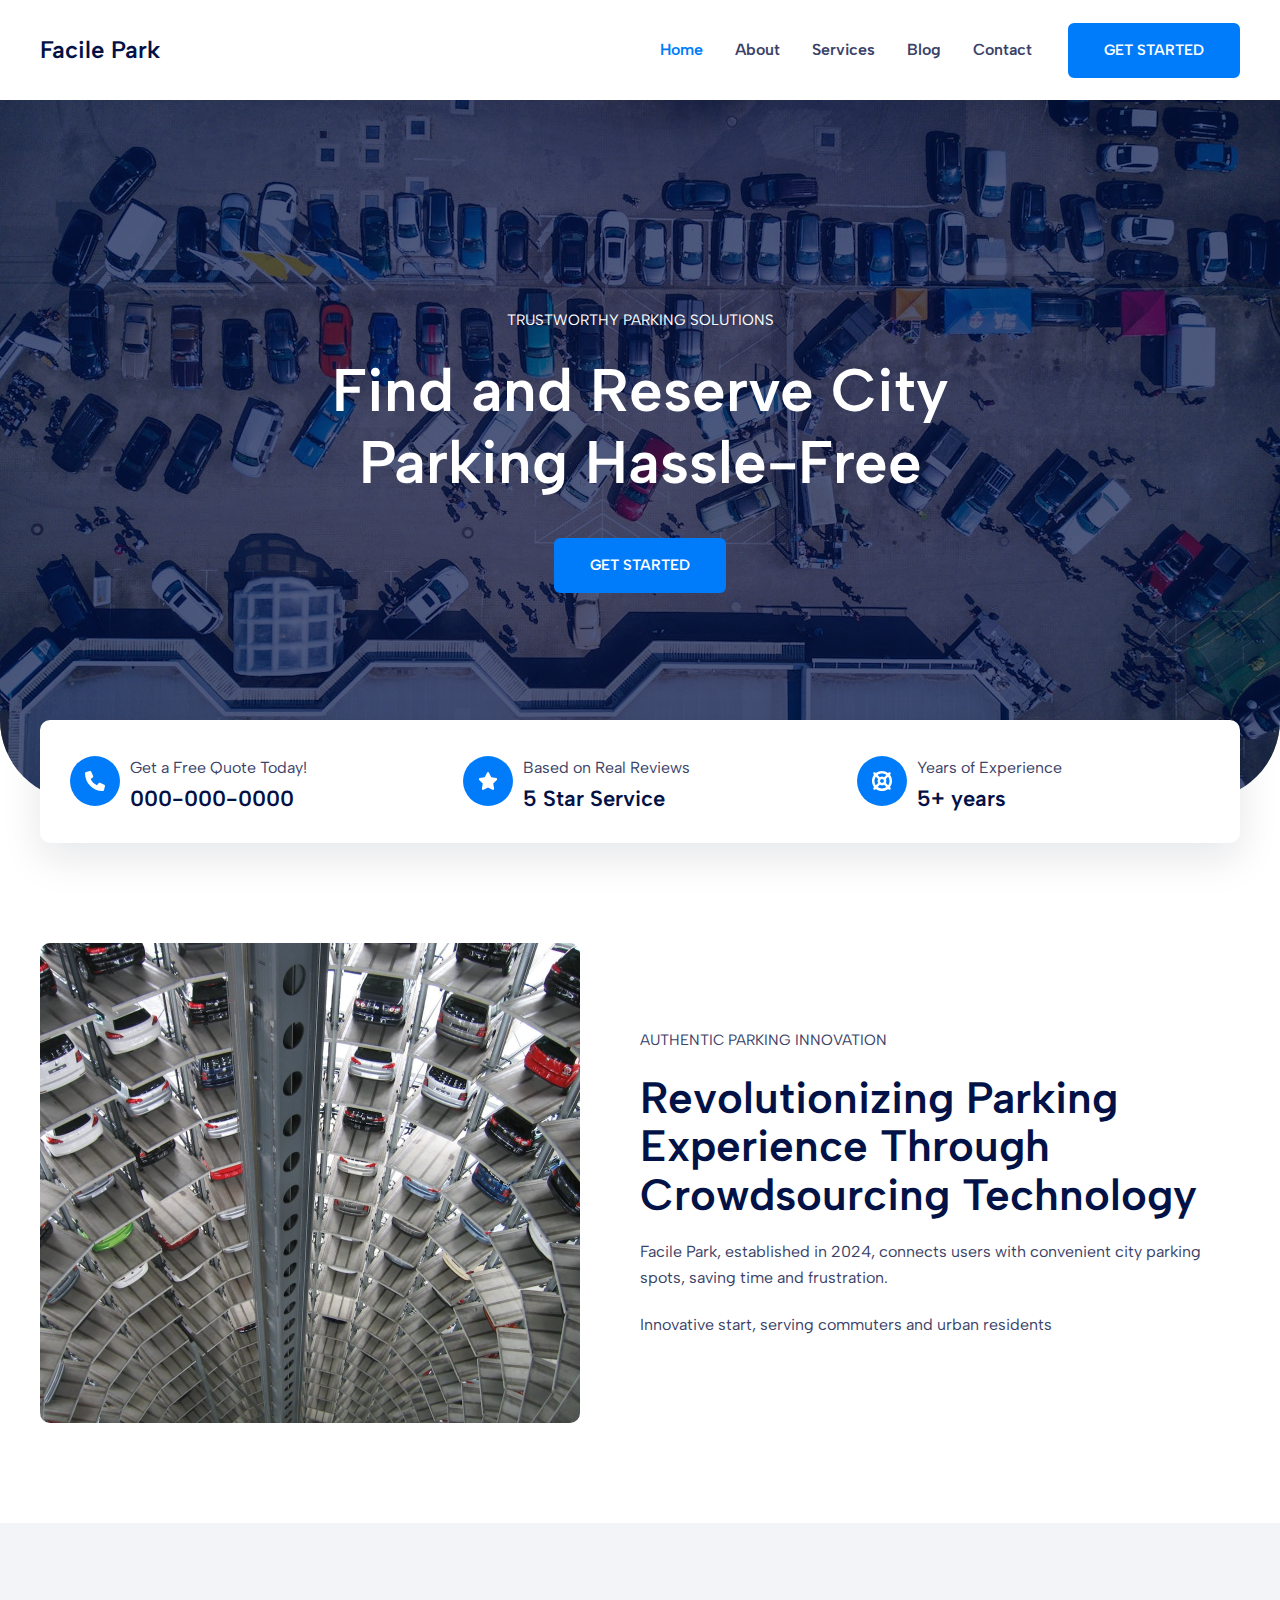
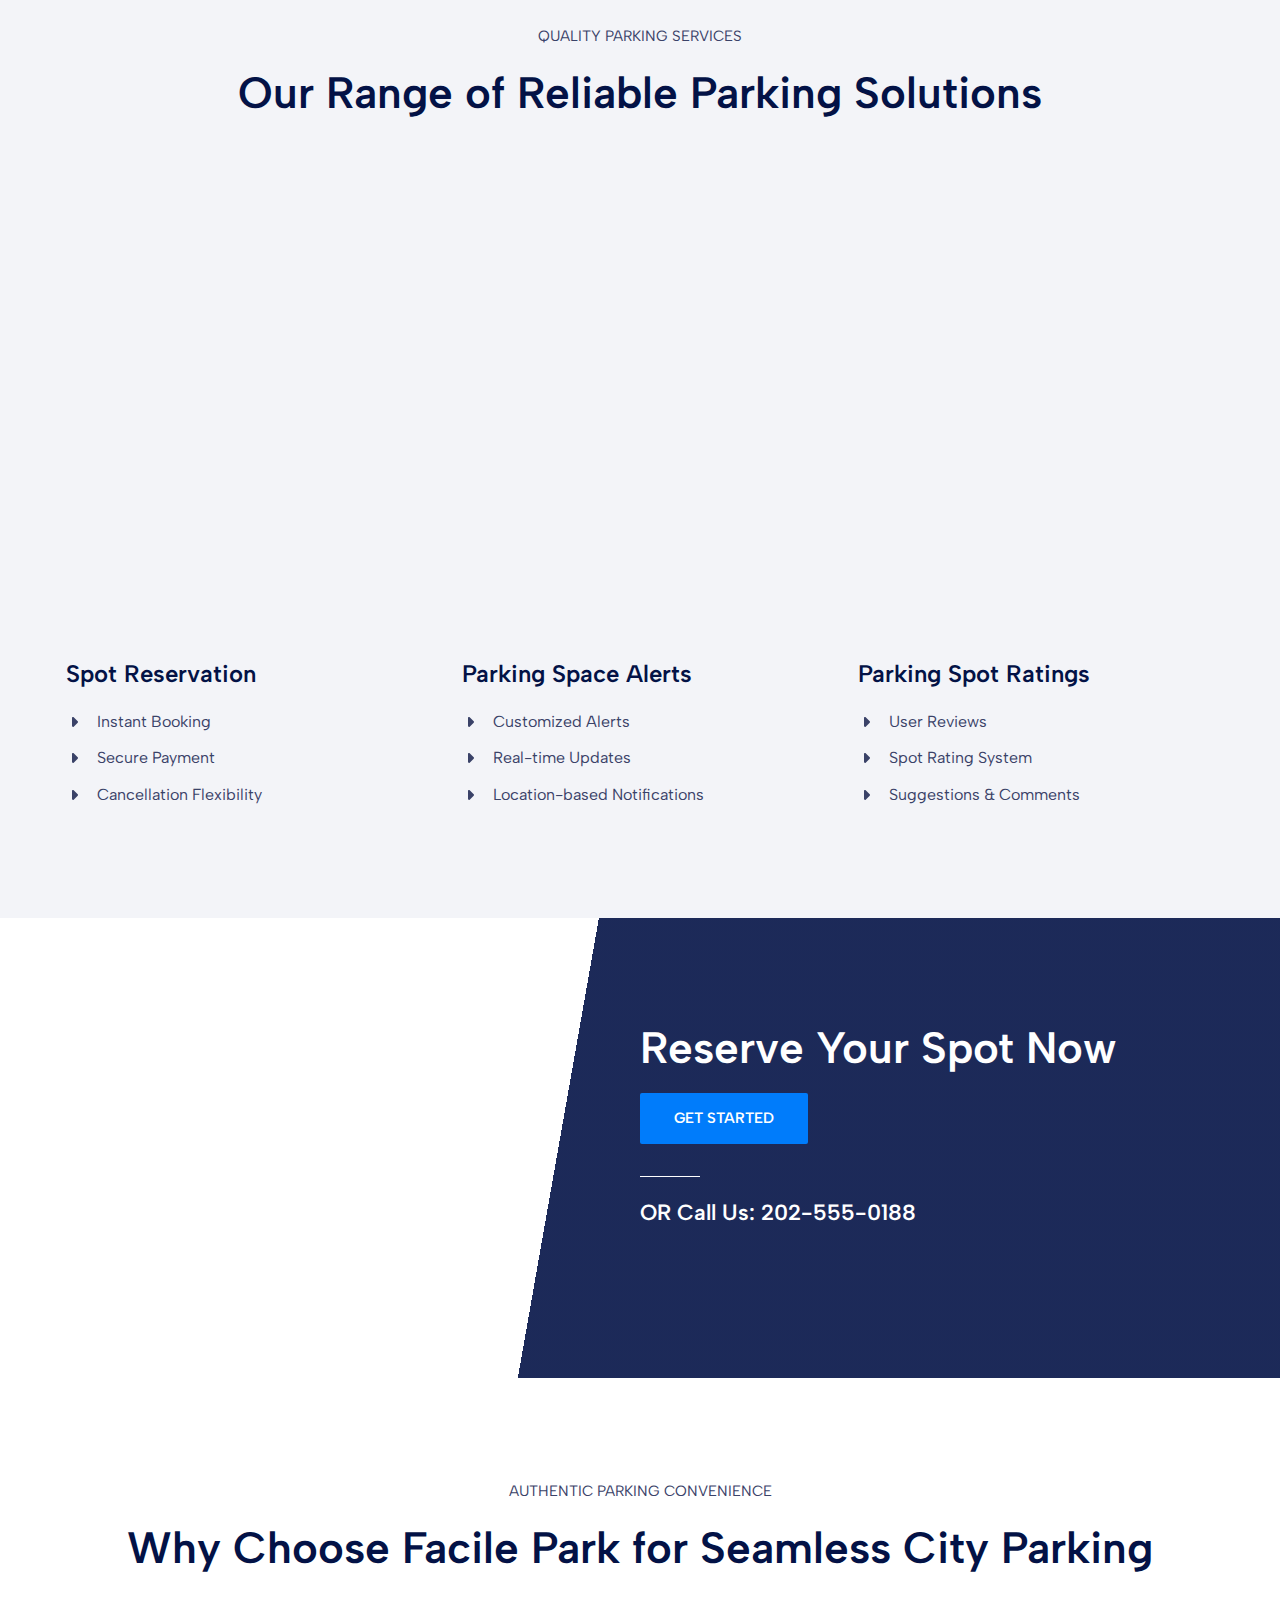
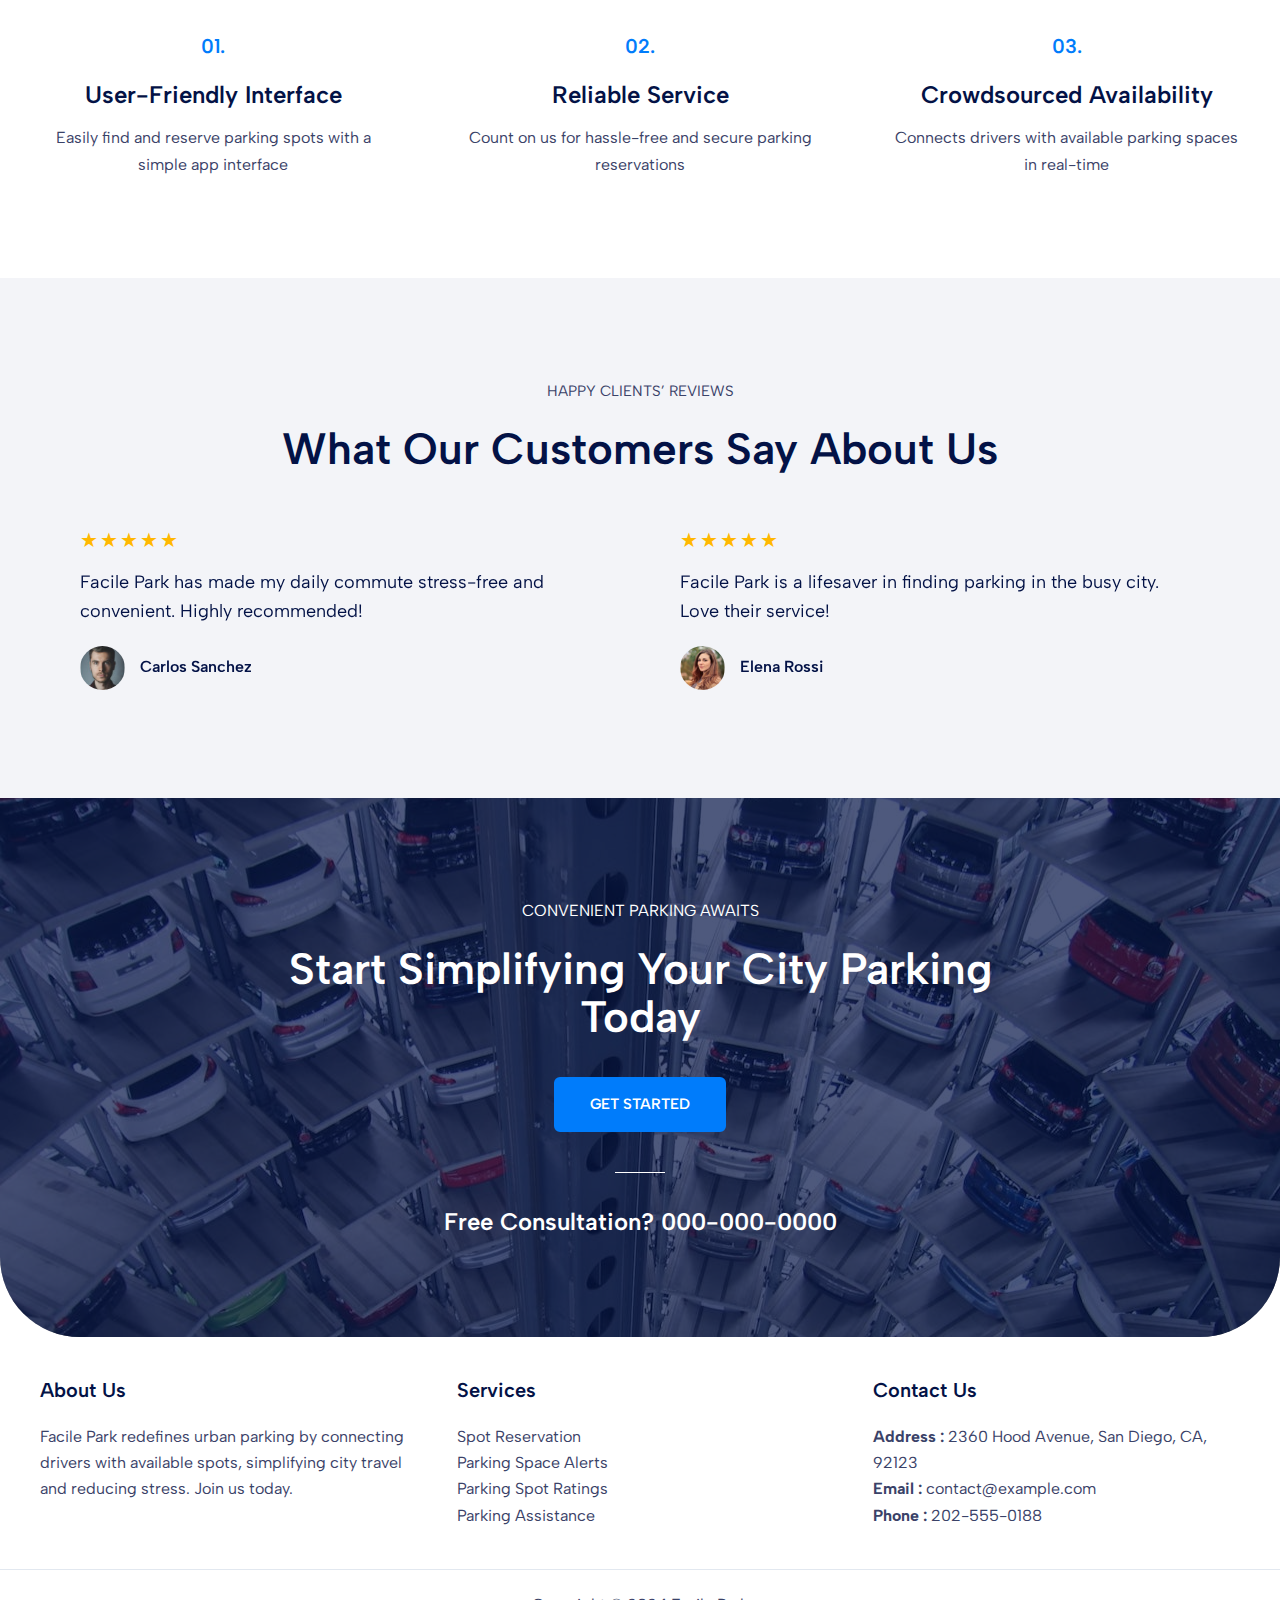
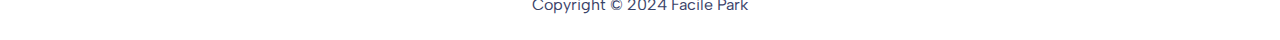
<file: index.html>
<!DOCTYPE html>
<html lang="en-US">
<head>
<meta charset="UTF-8">
<meta name="viewport" content="width=device-width, initial-scale=1">
	 <link rel="profile" href="https://gmpg.org/xfn/11"> 
	 <title>Facile Park</title>
<meta name="robots" content="max-image-preview:large">
<link rel="dns-prefetch" href="//fonts.googleapis.com">
<link rel="alternate" type="application/rss+xml" title="Facile Park &raquo; Feed" href="/feed/">
<link rel="alternate" type="application/rss+xml" title="Facile Park &raquo; Comments Feed" href="/comments/feed/">
<script>
window._wpemojiSettings = {"baseUrl":"https:\/\/s.w.org\/images\/core\/emoji\/15.0.3\/72x72\/","ext":".png","svgUrl":"https:\/\/s.w.org\/images\/core\/emoji\/15.0.3\/svg\/","svgExt":".svg","source":{"concatemoji":"\/wp-includes\/js\/wp-emoji-release.min.js?ver=6.5.4"}};
/*! This file is auto-generated */
!function(i,n){var o,s,e;function c(e){try{var t={supportTests:e,timestamp:(new Date).valueOf()};sessionStorage.setItem(o,JSON.stringify(t))}catch(e){}}function p(e,t,n){e.clearRect(0,0,e.canvas.width,e.canvas.height),e.fillText(t,0,0);var t=new Uint32Array(e.getImageData(0,0,e.canvas.width,e.canvas.height).data),r=(e.clearRect(0,0,e.canvas.width,e.canvas.height),e.fillText(n,0,0),new Uint32Array(e.getImageData(0,0,e.canvas.width,e.canvas.height).data));return t.every(function(e,t){return e===r[t]})}function u(e,t,n){switch(t){case"flag":return n(e,"🏳️‍⚧️","🏳️​⚧️")?!1:!n(e,"🇺🇳","🇺​🇳")&&!n(e,"🏴󠁧󠁢󠁥󠁮󠁧󠁿","🏴​󠁧​󠁢​󠁥​󠁮​󠁧​󠁿");case"emoji":return!n(e,"🐦‍⬛","🐦​⬛")}return!1}function f(e,t,n){var r="undefined"!=typeof WorkerGlobalScope&&self instanceof WorkerGlobalScope?new OffscreenCanvas(300,150):i.createElement("canvas"),a=r.getContext("2d",{willReadFrequently:!0}),o=(a.textBaseline="top",a.font="600 32px Arial",{});return e.forEach(function(e){o[e]=t(a,e,n)}),o}function t(e){var t=i.createElement("script");t.src=e,t.defer=!0,i.head.appendChild(t)}"undefined"!=typeof Promise&&(o="wpEmojiSettingsSupports",s=["flag","emoji"],n.supports={everything:!0,everythingExceptFlag:!0},e=new Promise(function(e){i.addEventListener("DOMContentLoaded",e,{once:!0})}),new Promise(function(t){var n=function(){try{var e=JSON.parse(sessionStorage.getItem(o));if("object"==typeof e&&"number"==typeof e.timestamp&&(new Date).valueOf()<e.timestamp+604800&&"object"==typeof e.supportTests)return e.supportTests}catch(e){}return null}();if(!n){if("undefined"!=typeof Worker&&"undefined"!=typeof OffscreenCanvas&&"undefined"!=typeof URL&&URL.createObjectURL&&"undefined"!=typeof Blob)try{var e="postMessage("+f.toString()+"("+[JSON.stringify(s),u.toString(),p.toString()].join(",")+"));",r=new Blob([e],{type:"text/javascript"}),a=new Worker(URL.createObjectURL(r),{name:"wpTestEmojiSupports"});return void(a.onmessage=function(e){c(n=e.data),a.terminate(),t(n)})}catch(e){}c(n=f(s,u,p))}t(n)}).then(function(e){for(var t in e)n.supports[t]=e[t],n.supports.everything=n.supports.everything&&n.supports[t],"flag"!==t&&(n.supports.everythingExceptFlag=n.supports.everythingExceptFlag&&n.supports[t]);n.supports.everythingExceptFlag=n.supports.everythingExceptFlag&&!n.supports.flag,n.DOMReady=!1,n.readyCallback=function(){n.DOMReady=!0}}).then(function(){return e}).then(function(){var e;n.supports.everything||(n.readyCallback(),(e=n.source||{}).concatemoji?t(e.concatemoji):e.wpemoji&&e.twemoji&&(t(e.twemoji),t(e.wpemoji)))}))}((window,document),window._wpemojiSettings);
</script>
<link rel="stylesheet" id="astra-theme-css-css" href="/wp-content/themes/astra/assets/css/minified/main.min.css?ver=4.7.1" media="all">
<style id="astra-theme-css-inline-css">:root{--ast-post-nav-space:0;--ast-container-default-xlg-padding:3em;--ast-container-default-lg-padding:3em;--ast-container-default-slg-padding:2em;--ast-container-default-md-padding:3em;--ast-container-default-sm-padding:3em;--ast-container-default-xs-padding:2.4em;--ast-container-default-xxs-padding:1.8em;--ast-code-block-background:#ECEFF3;--ast-comment-inputs-background:#F9FAFB;--ast-normal-container-width:1200px;--ast-narrow-container-width:750px;--ast-blog-title-font-weight:normal;--ast-blog-meta-weight:inherit;}html{font-size:100%;}a{color:var(--ast-global-color-3);}a:hover,a:focus{color:var(--ast-global-color-1);}body,button,input,select,textarea,.ast-button,.ast-custom-button{font-family:'Albert Sans',sans-serif;font-weight:400;font-size:16px;font-size:1rem;line-height:var(--ast-body-line-height,1.65em);}blockquote{color:var(--ast-global-color-3);}h1,.entry-content h1,h2,.entry-content h2,h3,.entry-content h3,h4,.entry-content h4,h5,.entry-content h5,h6,.entry-content h6,.site-title,.site-title a{font-family:'Albert Sans',sans-serif;font-weight:600;line-height:1.2em;}.ast-site-identity .site-title a{color:var(--ast-global-color-2);}.site-title{font-size:24px;font-size:1.5rem;display:block;}header .custom-logo-link img{max-width:40px;}.astra-logo-svg{width:40px;}.site-header .site-description{font-size:15px;font-size:0.9375rem;display:none;}.entry-title{font-size:22px;font-size:1.375rem;}.archive .ast-article-post .ast-article-inner,.blog .ast-article-post .ast-article-inner,.archive .ast-article-post .ast-article-inner:hover,.blog .ast-article-post .ast-article-inner:hover{overflow:hidden;}h1,.entry-content h1{font-size:60px;font-size:3.75rem;font-weight:600;font-family:'Albert Sans',sans-serif;line-height:1.2em;}h2,.entry-content h2{font-size:44px;font-size:2.75rem;font-weight:600;font-family:'Albert Sans',sans-serif;line-height:1.1em;}h3,.entry-content h3{font-size:24px;font-size:1.5rem;font-weight:600;font-family:'Albert Sans',sans-serif;line-height:1.3em;}h4,.entry-content h4{font-size:22px;font-size:1.375rem;line-height:1.3em;font-weight:600;font-family:'Albert Sans',sans-serif;}h5,.entry-content h5{font-size:20px;font-size:1.25rem;line-height:1.2em;font-weight:600;font-family:'Albert Sans',sans-serif;}h6,.entry-content h6{font-size:15px;font-size:0.9375rem;line-height:1.4em;font-weight:600;font-family:'Albert Sans',sans-serif;text-transform:uppercase;}::selection{background-color:var(--ast-global-color-0);color:#ffffff;}body,h1,.entry-title a,.entry-content h1,h2,.entry-content h2,h3,.entry-content h3,h4,.entry-content h4,h5,.entry-content h5,h6,.entry-content h6{color:var(--ast-global-color-3);}.tagcloud a:hover,.tagcloud a:focus,.tagcloud a.current-item{color:#ffffff;border-color:var(--ast-global-color-3);background-color:var(--ast-global-color-3);}input:focus,input[type="text"]:focus,input[type="email"]:focus,input[type="url"]:focus,input[type="password"]:focus,input[type="reset"]:focus,input[type="search"]:focus,textarea:focus{border-color:var(--ast-global-color-3);}input[type="radio"]:checked,input[type=reset],input[type="checkbox"]:checked,input[type="checkbox"]:hover:checked,input[type="checkbox"]:focus:checked,input[type=range]::-webkit-slider-thumb{border-color:var(--ast-global-color-3);background-color:var(--ast-global-color-3);box-shadow:none;}.site-footer a:hover + .post-count,.site-footer a:focus + .post-count{background:var(--ast-global-color-3);border-color:var(--ast-global-color-3);}.single .nav-links .nav-previous,.single .nav-links .nav-next{color:var(--ast-global-color-3);}.entry-meta,.entry-meta *{line-height:1.45;color:var(--ast-global-color-3);}.entry-meta a:not(.ast-button):hover,.entry-meta a:not(.ast-button):hover *,.entry-meta a:not(.ast-button):focus,.entry-meta a:not(.ast-button):focus *,.page-links > .page-link,.page-links .page-link:hover,.post-navigation a:hover{color:var(--ast-global-color-1);}#cat option,.secondary .calendar_wrap thead a,.secondary .calendar_wrap thead a:visited{color:var(--ast-global-color-3);}.secondary .calendar_wrap #today,.ast-progress-val span{background:var(--ast-global-color-3);}.secondary a:hover + .post-count,.secondary a:focus + .post-count{background:var(--ast-global-color-3);border-color:var(--ast-global-color-3);}.calendar_wrap #today > a{color:#ffffff;}.page-links .page-link,.single .post-navigation a{color:var(--ast-global-color-3);}.ast-search-menu-icon .search-form button.search-submit{padding:0 4px;}.ast-search-menu-icon form.search-form{padding-right:0;}.ast-search-menu-icon.slide-search input.search-field{width:0;}.ast-header-search .ast-search-menu-icon.ast-dropdown-active .search-form,.ast-header-search .ast-search-menu-icon.ast-dropdown-active .search-field:focus{transition:all 0.2s;}.search-form input.search-field:focus{outline:none;}.ast-archive-title{color:var(--ast-global-color-2);}.widget-title,.widget .wp-block-heading{font-size:22px;font-size:1.375rem;color:var(--ast-global-color-2);}.ast-single-post .entry-content a,.ast-comment-content a:not(.ast-comment-edit-reply-wrap a){text-decoration:underline;}.ast-single-post .wp-block-button .wp-block-button__link,.ast-single-post .elementor-button-wrapper .elementor-button,.ast-single-post .entry-content .uagb-tab a,.ast-single-post .entry-content .uagb-ifb-cta a,.ast-single-post .entry-content .wp-block-uagb-buttons a,.ast-single-post .entry-content .uabb-module-content a,.ast-single-post .entry-content .uagb-post-grid a,.ast-single-post .entry-content .uagb-timeline a,.ast-single-post .entry-content .uagb-toc__wrap a,.ast-single-post .entry-content .uagb-taxomony-box a,.ast-single-post .entry-content .woocommerce a,.entry-content .wp-block-latest-posts > li > a,.ast-single-post .entry-content .wp-block-file__button,li.ast-post-filter-single,.ast-single-post .wp-block-buttons .wp-block-button.is-style-outline .wp-block-button__link,.ast-single-post .ast-comment-content .comment-reply-link,.ast-single-post .ast-comment-content .comment-edit-link{text-decoration:none;}.ast-search-menu-icon.slide-search a:focus-visible:focus-visible,.astra-search-icon:focus-visible,#close:focus-visible,a:focus-visible,.ast-menu-toggle:focus-visible,.site .skip-link:focus-visible,.wp-block-loginout input:focus-visible,.wp-block-search.wp-block-search__button-inside .wp-block-search__inside-wrapper,.ast-header-navigation-arrow:focus-visible,.woocommerce .wc-proceed-to-checkout > .checkout-button:focus-visible,.woocommerce .woocommerce-MyAccount-navigation ul li a:focus-visible,.ast-orders-table__row .ast-orders-table__cell:focus-visible,.woocommerce .woocommerce-order-details .order-again > .button:focus-visible,.woocommerce .woocommerce-message a.button.wc-forward:focus-visible,.woocommerce #minus_qty:focus-visible,.woocommerce #plus_qty:focus-visible,a#ast-apply-coupon:focus-visible,.woocommerce .woocommerce-info a:focus-visible,.woocommerce .astra-shop-summary-wrap a:focus-visible,.woocommerce a.wc-forward:focus-visible,#ast-apply-coupon:focus-visible,.woocommerce-js .woocommerce-mini-cart-item a.remove:focus-visible,#close:focus-visible,.button.search-submit:focus-visible,#search_submit:focus,.normal-search:focus-visible,.ast-header-account-wrap:focus-visible{outline-style:dotted;outline-color:inherit;outline-width:thin;}input:focus,input[type="text"]:focus,input[type="email"]:focus,input[type="url"]:focus,input[type="password"]:focus,input[type="reset"]:focus,input[type="search"]:focus,input[type="number"]:focus,textarea:focus,.wp-block-search__input:focus,[data-section="section-header-mobile-trigger"] .ast-button-wrap .ast-mobile-menu-trigger-minimal:focus,.ast-mobile-popup-drawer.active .menu-toggle-close:focus,.woocommerce-ordering select.orderby:focus,#ast-scroll-top:focus,#coupon_code:focus,.woocommerce-page #comment:focus,.woocommerce #reviews #respond input#submit:focus,.woocommerce a.add_to_cart_button:focus,.woocommerce .button.single_add_to_cart_button:focus,.woocommerce .woocommerce-cart-form button:focus,.woocommerce .woocommerce-cart-form__cart-item .quantity .qty:focus,.woocommerce .woocommerce-billing-fields .woocommerce-billing-fields__field-wrapper .woocommerce-input-wrapper > .input-text:focus,.woocommerce #order_comments:focus,.woocommerce #place_order:focus,.woocommerce .woocommerce-address-fields .woocommerce-address-fields__field-wrapper .woocommerce-input-wrapper > .input-text:focus,.woocommerce .woocommerce-MyAccount-content form button:focus,.woocommerce .woocommerce-MyAccount-content .woocommerce-EditAccountForm .woocommerce-form-row .woocommerce-Input.input-text:focus,.woocommerce .ast-woocommerce-container .woocommerce-pagination ul.page-numbers li a:focus,body #content .woocommerce form .form-row .select2-container--default .select2-selection--single:focus,#ast-coupon-code:focus,.woocommerce.woocommerce-js .quantity input[type=number]:focus,.woocommerce-js .woocommerce-mini-cart-item .quantity input[type=number]:focus,.woocommerce p#ast-coupon-trigger:focus{border-style:dotted;border-color:inherit;border-width:thin;}input{outline:none;}.ast-logo-title-inline .site-logo-img{padding-right:1em;}body .ast-oembed-container *{position:absolute;top:0;width:100%;height:100%;left:0;}body .wp-block-embed-pocket-casts .ast-oembed-container *{position:unset;}.ast-single-post-featured-section + article {margin-top: 2em;}.site-content .ast-single-post-featured-section img {width: 100%;overflow: hidden;object-fit: cover;}.site > .ast-single-related-posts-container {margin-top: 0;}@media (min-width: 922px) {.ast-desktop .ast-container--narrow {max-width: var(--ast-narrow-container-width);margin: 0 auto;}}@media (max-width:921.9px){#ast-desktop-header{display:none;}}@media (min-width:922px){#ast-mobile-header{display:none;}}.wp-block-buttons.aligncenter{justify-content:center;}@media (max-width:921px){.ast-theme-transparent-header #primary,.ast-theme-transparent-header #secondary{padding:0;}}@media (max-width:921px){.ast-plain-container.ast-no-sidebar #primary{padding:0;}}.ast-plain-container.ast-no-sidebar #primary{margin-top:0;margin-bottom:0;}@media (min-width:1200px){.ast-plain-container.ast-no-sidebar #primary{margin-top:60px;margin-bottom:60px;}}@media (max-width:921px){.ast-separate-container.ast-single-post.ast-right-sidebar #primary,.ast-separate-container.ast-single-post.ast-left-sidebar #primary,.ast-separate-container.ast-single-post #primary,.ast-plain-container #primary,.ast-narrow-container #primary{margin-top:40px;margin-bottom:20px;}.ast-separate-container.ast-single-post.ast-right-sidebar #primary,.ast-separate-container.ast-single-post.ast-left-sidebar #primary,.ast-separate-container.ast-single-post #primary,.ast-plain-container.ast-single-post #primary,.ast-narrow-container.ast-single-post #primary{margin-top:40px;margin-bottom:20px;}}@media (max-width:544px){.ast-separate-container.ast-single-post.ast-right-sidebar #primary,.ast-separate-container.ast-single-post.ast-left-sidebar #primary,.ast-separate-container.ast-single-post #primary,.ast-plain-container.ast-single-post #primary,.ast-narrow-container.ast-single-post #primary{margin-top:30px;margin-bottom:20px;}}@media (max-width:921px){.ast-separate-container #primary,.ast-narrow-container #primary{padding-top:0px;}}@media (max-width:544px){.ast-separate-container #primary,.ast-narrow-container #primary{padding-top:0px;}}@media (max-width:921px){.ast-separate-container #primary,.ast-narrow-container #primary{padding-bottom:0px;}}@media (max-width:544px){.ast-separate-container #primary,.ast-narrow-container #primary{padding-bottom:0px;}}.wp-block-button.is-style-outline .wp-block-button__link{border-color:var(--ast-global-color-0);border-top-width:2px;border-right-width:2px;border-bottom-width:2px;border-left-width:2px;}div.wp-block-button.is-style-outline > .wp-block-button__link:not(.has-text-color),div.wp-block-button.wp-block-button__link.is-style-outline:not(.has-text-color){color:var(--ast-global-color-0);}.wp-block-button.is-style-outline .wp-block-button__link:hover,.wp-block-buttons .wp-block-button.is-style-outline .wp-block-button__link:focus,.wp-block-buttons .wp-block-button.is-style-outline > .wp-block-button__link:not(.has-text-color):hover,.wp-block-buttons .wp-block-button.wp-block-button__link.is-style-outline:not(.has-text-color):hover{color:#ffffff;background-color:var(--ast-global-color-1);border-color:var(--ast-global-color-1);}.post-page-numbers.current .page-link,.ast-pagination .page-numbers.current{color:#ffffff;border-color:var(--ast-global-color-0);background-color:var(--ast-global-color-0);}.wp-block-button.is-style-outline .wp-block-button__link{border-top-width:2px;border-right-width:2px;border-bottom-width:2px;border-left-width:2px;}.wp-block-buttons .wp-block-button.is-style-outline .wp-block-button__link.wp-element-button,.ast-outline-button,.wp-block-uagb-buttons-child .uagb-buttons-repeater.ast-outline-button{border-color:var(--ast-global-color-0);border-top-width:2px;border-right-width:2px;border-bottom-width:2px;border-left-width:2px;font-family:inherit;font-weight:600;font-size:15px;font-size:0.9375rem;line-height:1em;text-transform:uppercase;padding-top:18px;padding-right:34px;padding-bottom:18px;padding-left:34px;border-top-left-radius:6px;border-top-right-radius:6px;border-bottom-right-radius:6px;border-bottom-left-radius:6px;}.wp-block-buttons .wp-block-button.is-style-outline > .wp-block-button__link:not(.has-text-color),.wp-block-buttons .wp-block-button.wp-block-button__link.is-style-outline:not(.has-text-color),.ast-outline-button{color:var(--ast-global-color-0);}.wp-block-button.is-style-outline .wp-block-button__link:hover,.wp-block-buttons .wp-block-button.is-style-outline .wp-block-button__link:focus,.wp-block-buttons .wp-block-button.is-style-outline > .wp-block-button__link:not(.has-text-color):hover,.wp-block-buttons .wp-block-button.wp-block-button__link.is-style-outline:not(.has-text-color):hover,.ast-outline-button:hover,.ast-outline-button:focus,.wp-block-uagb-buttons-child .uagb-buttons-repeater.ast-outline-button:hover,.wp-block-uagb-buttons-child .uagb-buttons-repeater.ast-outline-button:focus{color:#ffffff;background-color:var(--ast-global-color-1);border-color:var(--ast-global-color-1);}@media (max-width:921px){.wp-block-buttons .wp-block-button.is-style-outline .wp-block-button__link.wp-element-button,.ast-outline-button,.wp-block-uagb-buttons-child .uagb-buttons-repeater.ast-outline-button{padding-top:17px;padding-right:32px;padding-bottom:17px;padding-left:32px;}}@media (max-width:544px){.wp-block-buttons .wp-block-button.is-style-outline .wp-block-button__link.wp-element-button,.ast-outline-button,.wp-block-uagb-buttons-child .uagb-buttons-repeater.ast-outline-button{padding-top:16px;padding-right:26px;padding-bottom:16px;padding-left:26px;}}.entry-content[ast-blocks-layout] > figure{margin-bottom:1em;}h1.widget-title{font-weight:600;}h2.widget-title{font-weight:600;}h3.widget-title{font-weight:600;}#page{display:flex;flex-direction:column;min-height:100vh;}.ast-404-layout-1 h1.page-title{color:var(--ast-global-color-2);}.single .post-navigation a{line-height:1em;height:inherit;}.error-404 .page-sub-title{font-size:1.5rem;font-weight:inherit;}.search .site-content .content-area .search-form{margin-bottom:0;}#page .site-content{flex-grow:1;}.widget{margin-bottom:1.25em;}#secondary li{line-height:1.5em;}#secondary .wp-block-group h2{margin-bottom:0.7em;}#secondary h2{font-size:1.7rem;}.ast-separate-container .ast-article-post,.ast-separate-container .ast-article-single,.ast-separate-container .comment-respond{padding:3em;}.ast-separate-container .ast-article-single .ast-article-single{padding:0;}.ast-article-single .wp-block-post-template-is-layout-grid{padding-left:0;}.ast-separate-container .comments-title,.ast-narrow-container .comments-title{padding:1.5em 2em;}.ast-page-builder-template .comment-form-textarea,.ast-comment-formwrap .ast-grid-common-col{padding:0;}.ast-comment-formwrap{padding:0;display:inline-flex;column-gap:20px;width:100%;margin-left:0;margin-right:0;}.comments-area textarea#comment:focus,.comments-area textarea#comment:active,.comments-area .ast-comment-formwrap input[type="text"]:focus,.comments-area .ast-comment-formwrap input[type="text"]:active {box-shadow:none;outline:none;}.archive.ast-page-builder-template .entry-header{margin-top:2em;}.ast-page-builder-template .ast-comment-formwrap{width:100%;}.entry-title{margin-bottom:0.5em;}.ast-archive-description p{font-size:inherit;font-weight:inherit;line-height:inherit;}.ast-separate-container .ast-comment-list li.depth-1,.hentry{margin-bottom:2em;}@media (min-width:921px){.ast-left-sidebar.ast-page-builder-template #secondary,.archive.ast-right-sidebar.ast-page-builder-template .site-main{padding-left:20px;padding-right:20px;}}@media (max-width:544px){.ast-comment-formwrap.ast-row{column-gap:10px;display:inline-block;}#ast-commentform .ast-grid-common-col{position:relative;width:100%;}}@media (min-width:1201px){.ast-separate-container .ast-article-post,.ast-separate-container .ast-article-single,.ast-separate-container .ast-author-box,.ast-separate-container .ast-404-layout-1,.ast-separate-container .no-results{padding:3em;}}@media (max-width:921px){.ast-separate-container #primary,.ast-separate-container #secondary{padding:1.5em 0;}#primary,#secondary{padding:1.5em 0;margin:0;}.ast-left-sidebar #content > .ast-container{display:flex;flex-direction:column-reverse;width:100%;}}@media (min-width:922px){.ast-separate-container.ast-right-sidebar #primary,.ast-separate-container.ast-left-sidebar #primary{border:0;}.search-no-results.ast-separate-container #primary{margin-bottom:4em;}}.wp-block-button .wp-block-button__link{color:#ffffff;}.wp-block-button .wp-block-button__link:hover,.wp-block-button .wp-block-button__link:focus{color:#ffffff;background-color:var(--ast-global-color-1);border-color:var(--ast-global-color-1);}.wp-block-button .wp-block-button__link,.wp-block-search .wp-block-search__button,body .wp-block-file .wp-block-file__button{border-style:solid;border-top-width:2px;border-right-width:2px;border-left-width:2px;border-bottom-width:2px;border-color:var(--ast-global-color-0);background-color:var(--ast-global-color-0);color:#ffffff;font-family:inherit;font-weight:600;line-height:1em;text-transform:uppercase;font-size:15px;font-size:0.9375rem;border-top-left-radius:6px;border-top-right-radius:6px;border-bottom-right-radius:6px;border-bottom-left-radius:6px;padding-top:18px;padding-right:34px;padding-bottom:18px;padding-left:34px;}@media (max-width:921px){.wp-block-button .wp-block-button__link,.wp-block-search .wp-block-search__button,body .wp-block-file .wp-block-file__button{padding-top:17px;padding-right:32px;padding-bottom:17px;padding-left:32px;border-top-left-radius:6px;border-top-right-radius:6px;border-bottom-right-radius:6px;border-bottom-left-radius:6px;}}@media (max-width:544px){.wp-block-button .wp-block-button__link,.wp-block-search .wp-block-search__button,body .wp-block-file .wp-block-file__button{padding-top:16px;padding-right:26px;padding-bottom:16px;padding-left:26px;border-top-left-radius:6px;border-top-right-radius:6px;border-bottom-right-radius:6px;border-bottom-left-radius:6px;}}.menu-toggle,button,.ast-button,.ast-custom-button,.button,input#submit,input[type="button"],input[type="submit"],input[type="reset"],form[CLASS*="wp-block-search__"].wp-block-search .wp-block-search__inside-wrapper .wp-block-search__button,body .wp-block-file .wp-block-file__button,.search .search-submit,.woocommerce-js a.button,.woocommerce button.button,.woocommerce .woocommerce-message a.button,.woocommerce #respond input#submit.alt,.woocommerce input.button.alt,.woocommerce input.button,.woocommerce input.button:disabled,.woocommerce input.button:disabled[disabled],.woocommerce input.button:disabled:hover,.woocommerce input.button:disabled[disabled]:hover,.woocommerce #respond input#submit,.woocommerce button.button.alt.disabled,.wc-block-grid__products .wc-block-grid__product .wp-block-button__link,.wc-block-grid__product-onsale,[CLASS*="wc-block"] button,.woocommerce-js .astra-cart-drawer .astra-cart-drawer-content .woocommerce-mini-cart__buttons .button:not(.checkout):not(.ast-continue-shopping),.woocommerce-js .astra-cart-drawer .astra-cart-drawer-content .woocommerce-mini-cart__buttons a.checkout,.woocommerce button.button.alt.disabled.wc-variation-selection-needed,[CLASS*="wc-block"] .wc-block-components-button{border-style:solid;border-top-width:2px;border-right-width:2px;border-left-width:2px;border-bottom-width:2px;color:#ffffff;border-color:var(--ast-global-color-0);background-color:var(--ast-global-color-0);padding-top:18px;padding-right:34px;padding-bottom:18px;padding-left:34px;font-family:inherit;font-weight:600;font-size:15px;font-size:0.9375rem;line-height:1em;text-transform:uppercase;border-top-left-radius:6px;border-top-right-radius:6px;border-bottom-right-radius:6px;border-bottom-left-radius:6px;}button:focus,.menu-toggle:hover,button:hover,.ast-button:hover,.ast-custom-button:hover .button:hover,.ast-custom-button:hover ,input[type=reset]:hover,input[type=reset]:focus,input#submit:hover,input#submit:focus,input[type="button"]:hover,input[type="button"]:focus,input[type="submit"]:hover,input[type="submit"]:focus,form[CLASS*="wp-block-search__"].wp-block-search .wp-block-search__inside-wrapper .wp-block-search__button:hover,form[CLASS*="wp-block-search__"].wp-block-search .wp-block-search__inside-wrapper .wp-block-search__button:focus,body .wp-block-file .wp-block-file__button:hover,body .wp-block-file .wp-block-file__button:focus,.woocommerce-js a.button:hover,.woocommerce button.button:hover,.woocommerce .woocommerce-message a.button:hover,.woocommerce #respond input#submit:hover,.woocommerce #respond input#submit.alt:hover,.woocommerce input.button.alt:hover,.woocommerce input.button:hover,.woocommerce button.button.alt.disabled:hover,.wc-block-grid__products .wc-block-grid__product .wp-block-button__link:hover,[CLASS*="wc-block"] button:hover,.woocommerce-js .astra-cart-drawer .astra-cart-drawer-content .woocommerce-mini-cart__buttons .button:not(.checkout):not(.ast-continue-shopping):hover,.woocommerce-js .astra-cart-drawer .astra-cart-drawer-content .woocommerce-mini-cart__buttons a.checkout:hover,.woocommerce button.button.alt.disabled.wc-variation-selection-needed:hover,[CLASS*="wc-block"] .wc-block-components-button:hover,[CLASS*="wc-block"] .wc-block-components-button:focus{color:#ffffff;background-color:var(--ast-global-color-1);border-color:var(--ast-global-color-1);}form[CLASS*="wp-block-search__"].wp-block-search .wp-block-search__inside-wrapper .wp-block-search__button.has-icon{padding-top:calc(18px - 3px);padding-right:calc(34px - 3px);padding-bottom:calc(18px - 3px);padding-left:calc(34px - 3px);}@media (max-width:921px){.menu-toggle,button,.ast-button,.ast-custom-button,.button,input#submit,input[type="button"],input[type="submit"],input[type="reset"],form[CLASS*="wp-block-search__"].wp-block-search .wp-block-search__inside-wrapper .wp-block-search__button,body .wp-block-file .wp-block-file__button,.search .search-submit,.woocommerce-js a.button,.woocommerce button.button,.woocommerce .woocommerce-message a.button,.woocommerce #respond input#submit.alt,.woocommerce input.button.alt,.woocommerce input.button,.woocommerce input.button:disabled,.woocommerce input.button:disabled[disabled],.woocommerce input.button:disabled:hover,.woocommerce input.button:disabled[disabled]:hover,.woocommerce #respond input#submit,.woocommerce button.button.alt.disabled,.wc-block-grid__products .wc-block-grid__product .wp-block-button__link,.wc-block-grid__product-onsale,[CLASS*="wc-block"] button,.woocommerce-js .astra-cart-drawer .astra-cart-drawer-content .woocommerce-mini-cart__buttons .button:not(.checkout):not(.ast-continue-shopping),.woocommerce-js .astra-cart-drawer .astra-cart-drawer-content .woocommerce-mini-cart__buttons a.checkout,.woocommerce button.button.alt.disabled.wc-variation-selection-needed,[CLASS*="wc-block"] .wc-block-components-button{padding-top:17px;padding-right:32px;padding-bottom:17px;padding-left:32px;border-top-left-radius:6px;border-top-right-radius:6px;border-bottom-right-radius:6px;border-bottom-left-radius:6px;}}@media (max-width:544px){.menu-toggle,button,.ast-button,.ast-custom-button,.button,input#submit,input[type="button"],input[type="submit"],input[type="reset"],form[CLASS*="wp-block-search__"].wp-block-search .wp-block-search__inside-wrapper .wp-block-search__button,body .wp-block-file .wp-block-file__button,.search .search-submit,.woocommerce-js a.button,.woocommerce button.button,.woocommerce .woocommerce-message a.button,.woocommerce #respond input#submit.alt,.woocommerce input.button.alt,.woocommerce input.button,.woocommerce input.button:disabled,.woocommerce input.button:disabled[disabled],.woocommerce input.button:disabled:hover,.woocommerce input.button:disabled[disabled]:hover,.woocommerce #respond input#submit,.woocommerce button.button.alt.disabled,.wc-block-grid__products .wc-block-grid__product .wp-block-button__link,.wc-block-grid__product-onsale,[CLASS*="wc-block"] button,.woocommerce-js .astra-cart-drawer .astra-cart-drawer-content .woocommerce-mini-cart__buttons .button:not(.checkout):not(.ast-continue-shopping),.woocommerce-js .astra-cart-drawer .astra-cart-drawer-content .woocommerce-mini-cart__buttons a.checkout,.woocommerce button.button.alt.disabled.wc-variation-selection-needed,[CLASS*="wc-block"] .wc-block-components-button{padding-top:16px;padding-right:26px;padding-bottom:16px;padding-left:26px;border-top-left-radius:6px;border-top-right-radius:6px;border-bottom-right-radius:6px;border-bottom-left-radius:6px;}}@media (max-width:921px){.ast-mobile-header-stack .main-header-bar .ast-search-menu-icon{display:inline-block;}.ast-header-break-point.ast-header-custom-item-outside .ast-mobile-header-stack .main-header-bar .ast-search-icon{margin:0;}.ast-comment-avatar-wrap img{max-width:2.5em;}.ast-comment-meta{padding:0 1.8888em 1.3333em;}.ast-separate-container .ast-comment-list li.depth-1{padding:1.5em 2.14em;}.ast-separate-container .comment-respond{padding:2em 2.14em;}}@media (min-width:544px){.ast-container{max-width:100%;}}@media (max-width:544px){.ast-separate-container .ast-article-post,.ast-separate-container .ast-article-single,.ast-separate-container .comments-title,.ast-separate-container .ast-archive-description{padding:1.5em 1em;}.ast-separate-container #content .ast-container{padding-left:0.54em;padding-right:0.54em;}.ast-separate-container .ast-comment-list .bypostauthor{padding:.5em;}.ast-search-menu-icon.ast-dropdown-active .search-field{width:170px;}}.ast-separate-container{background-color:var(--ast-global-color-4);;background-image:none;;}@media (max-width:921px){.site-title{font-size:20px;font-size:1.25rem;display:block;}.site-header .site-description{display:none;}.entry-title{font-size:22px;font-size:1.375rem;}h1,.entry-content h1{font-size:50px;}h2,.entry-content h2{font-size:35px;}h3,.entry-content h3{font-size:22px;}h4,.entry-content h4{font-size:20px;font-size:1.25rem;}h5,.entry-content h5{font-size:18px;font-size:1.125rem;}h6,.entry-content h6{font-size:14px;font-size:0.875rem;}body,.ast-separate-container{background-color:var(--ast-global-color-4);;background-image:none;;}}@media (max-width:544px){.site-title{font-size:20px;font-size:1.25rem;display:block;}.site-header .site-description{display:none;}.entry-title{font-size:20px;font-size:1.25rem;}h1,.entry-content h1{font-size:35px;}h2,.entry-content h2{font-size:28px;}h3,.entry-content h3{font-size:22px;}h4,.entry-content h4{font-size:20px;font-size:1.25rem;}h5,.entry-content h5{font-size:17px;font-size:1.0625rem;}h6,.entry-content h6{font-size:14px;font-size:0.875rem;}.astra-logo-svg:not(.sticky-custom-logo .astra-logo-svg,.transparent-custom-logo .astra-logo-svg,.advanced-header-logo .astra-logo-svg){height:41px;}body,.ast-separate-container{background-color:var(--ast-global-color-4);;background-image:none;;}}@media (max-width:921px){html{font-size:91.2%;}}@media (max-width:544px){html{font-size:91.2%;}}@media (min-width:922px){.ast-container{max-width:1240px;}}@media (min-width:922px){.site-content .ast-container{display:flex;}}@media (max-width:921px){.site-content .ast-container{flex-direction:column;}}@media (min-width:922px){.main-header-menu .sub-menu .menu-item.ast-left-align-sub-menu:hover > .sub-menu,.main-header-menu .sub-menu .menu-item.ast-left-align-sub-menu.focus > .sub-menu{margin-left:-0px;}}.entry-content li > p{margin-bottom:0;}.site .comments-area{padding-top:2em;padding-bottom:3em;}.wp-block-file {display: flex;align-items: center;flex-wrap: wrap;justify-content: space-between;}.wp-block-pullquote {border: none;}.wp-block-pullquote blockquote::before {content: "\201D";font-family: "Helvetica",sans-serif;display: flex;transform: rotate( 180deg );font-size: 6rem;font-style: normal;line-height: 1;font-weight: bold;align-items: center;justify-content: center;}.has-text-align-right > blockquote::before {justify-content: flex-start;}.has-text-align-left > blockquote::before {justify-content: flex-end;}figure.wp-block-pullquote.is-style-solid-color blockquote {max-width: 100%;text-align: inherit;}html body {--wp--custom--ast-default-block-top-padding: 3em;--wp--custom--ast-default-block-right-padding: 3em;--wp--custom--ast-default-block-bottom-padding: 3em;--wp--custom--ast-default-block-left-padding: 3em;--wp--custom--ast-container-width: 1200px;--wp--custom--ast-content-width-size: 1200px;--wp--custom--ast-wide-width-size: calc(1200px + var(--wp--custom--ast-default-block-left-padding) + var(--wp--custom--ast-default-block-right-padding));}.ast-narrow-container {--wp--custom--ast-content-width-size: 750px;--wp--custom--ast-wide-width-size: 750px;}@media(max-width: 921px) {html body {--wp--custom--ast-default-block-top-padding: 3em;--wp--custom--ast-default-block-right-padding: 2em;--wp--custom--ast-default-block-bottom-padding: 3em;--wp--custom--ast-default-block-left-padding: 2em;}}@media(max-width: 544px) {html body {--wp--custom--ast-default-block-top-padding: 3em;--wp--custom--ast-default-block-right-padding: 1.5em;--wp--custom--ast-default-block-bottom-padding: 3em;--wp--custom--ast-default-block-left-padding: 1.5em;}}.entry-content > .wp-block-group,.entry-content > .wp-block-cover,.entry-content > .wp-block-columns {padding-top: var(--wp--custom--ast-default-block-top-padding);padding-right: var(--wp--custom--ast-default-block-right-padding);padding-bottom: var(--wp--custom--ast-default-block-bottom-padding);padding-left: var(--wp--custom--ast-default-block-left-padding);}.ast-plain-container.ast-no-sidebar .entry-content > .alignfull,.ast-page-builder-template .ast-no-sidebar .entry-content > .alignfull {margin-left: calc( -50vw + 50%);margin-right: calc( -50vw + 50%);max-width: 100vw;width: 100vw;}.ast-plain-container.ast-no-sidebar .entry-content .alignfull .alignfull,.ast-page-builder-template.ast-no-sidebar .entry-content .alignfull .alignfull,.ast-plain-container.ast-no-sidebar .entry-content .alignfull .alignwide,.ast-page-builder-template.ast-no-sidebar .entry-content .alignfull .alignwide,.ast-plain-container.ast-no-sidebar .entry-content .alignwide .alignfull,.ast-page-builder-template.ast-no-sidebar .entry-content .alignwide .alignfull,.ast-plain-container.ast-no-sidebar .entry-content .alignwide .alignwide,.ast-page-builder-template.ast-no-sidebar .entry-content .alignwide .alignwide,.ast-plain-container.ast-no-sidebar .entry-content .wp-block-column .alignfull,.ast-page-builder-template.ast-no-sidebar .entry-content .wp-block-column .alignfull,.ast-plain-container.ast-no-sidebar .entry-content .wp-block-column .alignwide,.ast-page-builder-template.ast-no-sidebar .entry-content .wp-block-column .alignwide {margin-left: auto;margin-right: auto;width: 100%;}[ast-blocks-layout] .wp-block-separator:not(.is-style-dots) {height: 0;}[ast-blocks-layout] .wp-block-separator {margin: 20px auto;}[ast-blocks-layout] .wp-block-separator:not(.is-style-wide):not(.is-style-dots) {max-width: 100px;}[ast-blocks-layout] .wp-block-separator.has-background {padding: 0;}.entry-content[ast-blocks-layout] > * {max-width: var(--wp--custom--ast-content-width-size);margin-left: auto;margin-right: auto;}.entry-content[ast-blocks-layout] > .alignwide {max-width: var(--wp--custom--ast-wide-width-size);}.entry-content[ast-blocks-layout] .alignfull {max-width: none;}.entry-content .wp-block-columns {margin-bottom: 0;}blockquote {margin: 1.5em;border-color: rgba(0,0,0,0.05);}.wp-block-quote:not(.has-text-align-right):not(.has-text-align-center) {border-left: 5px solid rgba(0,0,0,0.05);}.has-text-align-right > blockquote,blockquote.has-text-align-right {border-right: 5px solid rgba(0,0,0,0.05);}.has-text-align-left > blockquote,blockquote.has-text-align-left {border-left: 5px solid rgba(0,0,0,0.05);}.wp-block-site-tagline,.wp-block-latest-posts .read-more {margin-top: 15px;}.wp-block-loginout p label {display: block;}.wp-block-loginout p:not(.login-remember):not(.login-submit) input {width: 100%;}.wp-block-loginout input:focus {border-color: transparent;}.wp-block-loginout input:focus {outline: thin dotted;}.entry-content .wp-block-media-text .wp-block-media-text__content {padding: 0 0 0 8%;}.entry-content .wp-block-media-text.has-media-on-the-right .wp-block-media-text__content {padding: 0 8% 0 0;}.entry-content .wp-block-media-text.has-background .wp-block-media-text__content {padding: 8%;}.entry-content .wp-block-cover:not([class*="background-color"]) .wp-block-cover__inner-container,.entry-content .wp-block-cover:not([class*="background-color"]) .wp-block-cover-image-text,.entry-content .wp-block-cover:not([class*="background-color"]) .wp-block-cover-text,.entry-content .wp-block-cover-image:not([class*="background-color"]) .wp-block-cover__inner-container,.entry-content .wp-block-cover-image:not([class*="background-color"]) .wp-block-cover-image-text,.entry-content .wp-block-cover-image:not([class*="background-color"]) .wp-block-cover-text {color: var(--ast-global-color-5);}.wp-block-loginout .login-remember input {width: 1.1rem;height: 1.1rem;margin: 0 5px 4px 0;vertical-align: middle;}.wp-block-latest-posts > li > *:first-child,.wp-block-latest-posts:not(.is-grid) > li:first-child {margin-top: 0;}.wp-block-search__inside-wrapper .wp-block-search__input {padding: 0 10px;color: var(--ast-global-color-3);background: var(--ast-global-color-5);border-color: var(--ast-border-color);}.wp-block-latest-posts .read-more {margin-bottom: 1.5em;}.wp-block-search__no-button .wp-block-search__inside-wrapper .wp-block-search__input {padding-top: 5px;padding-bottom: 5px;}.wp-block-latest-posts .wp-block-latest-posts__post-date,.wp-block-latest-posts .wp-block-latest-posts__post-author {font-size: 1rem;}.wp-block-latest-posts > li > *,.wp-block-latest-posts:not(.is-grid) > li {margin-top: 12px;margin-bottom: 12px;}.ast-page-builder-template .entry-content[ast-blocks-layout] > *,.ast-page-builder-template .entry-content[ast-blocks-layout] > .alignfull > * {max-width: none;}.ast-page-builder-template .entry-content[ast-blocks-layout] > .alignwide > * {max-width: var(--wp--custom--ast-wide-width-size);}.ast-page-builder-template .entry-content[ast-blocks-layout] > .inherit-container-width > *,.ast-page-builder-template .entry-content[ast-blocks-layout] > * > *,.entry-content[ast-blocks-layout] > .wp-block-cover .wp-block-cover__inner-container {max-width: var(--wp--custom--ast-content-width-size);margin-left: auto;margin-right: auto;}.entry-content[ast-blocks-layout] .wp-block-cover:not(.alignleft):not(.alignright) {width: auto;}@media(max-width: 1200px) {.ast-separate-container .entry-content > .alignfull,.ast-separate-container .entry-content[ast-blocks-layout] > .alignwide,.ast-plain-container .entry-content[ast-blocks-layout] > .alignwide,.ast-plain-container .entry-content .alignfull {margin-left: calc(-1 * min(var(--ast-container-default-xlg-padding),20px)) ;margin-right: calc(-1 * min(var(--ast-container-default-xlg-padding),20px));}}@media(min-width: 1201px) {.ast-separate-container .entry-content > .alignfull {margin-left: calc(-1 * var(--ast-container-default-xlg-padding) );margin-right: calc(-1 * var(--ast-container-default-xlg-padding) );}.ast-separate-container .entry-content[ast-blocks-layout] > .alignwide,.ast-plain-container .entry-content[ast-blocks-layout] > .alignwide {margin-left: calc(-1 * var(--wp--custom--ast-default-block-left-padding) );margin-right: calc(-1 * var(--wp--custom--ast-default-block-right-padding) );}}@media(min-width: 921px) {.ast-separate-container .entry-content .wp-block-group.alignwide:not(.inherit-container-width) > :where(:not(.alignleft):not(.alignright)),.ast-plain-container .entry-content .wp-block-group.alignwide:not(.inherit-container-width) > :where(:not(.alignleft):not(.alignright)) {max-width: calc( var(--wp--custom--ast-content-width-size) + 80px );}.ast-plain-container.ast-right-sidebar .entry-content[ast-blocks-layout] .alignfull,.ast-plain-container.ast-left-sidebar .entry-content[ast-blocks-layout] .alignfull {margin-left: -60px;margin-right: -60px;}}@media(min-width: 544px) {.entry-content > .alignleft {margin-right: 20px;}.entry-content > .alignright {margin-left: 20px;}}@media (max-width:544px){.wp-block-columns .wp-block-column:not(:last-child){margin-bottom:20px;}.wp-block-latest-posts{margin:0;}}@media( max-width: 600px ) {.entry-content .wp-block-media-text .wp-block-media-text__content,.entry-content .wp-block-media-text.has-media-on-the-right .wp-block-media-text__content {padding: 8% 0 0;}.entry-content .wp-block-media-text.has-background .wp-block-media-text__content {padding: 8%;}}.ast-page-builder-template .entry-header {padding-left: 0;}.ast-narrow-container .site-content .wp-block-uagb-image--align-full .wp-block-uagb-image__figure {max-width: 100%;margin-left: auto;margin-right: auto;}.entry-content ul,.entry-content ol {padding: revert;margin: revert;}:root .has-ast-global-color-0-color{color:var(--ast-global-color-0);}:root .has-ast-global-color-0-background-color{background-color:var(--ast-global-color-0);}:root .wp-block-button .has-ast-global-color-0-color{color:var(--ast-global-color-0);}:root .wp-block-button .has-ast-global-color-0-background-color{background-color:var(--ast-global-color-0);}:root .has-ast-global-color-1-color{color:var(--ast-global-color-1);}:root .has-ast-global-color-1-background-color{background-color:var(--ast-global-color-1);}:root .wp-block-button .has-ast-global-color-1-color{color:var(--ast-global-color-1);}:root .wp-block-button .has-ast-global-color-1-background-color{background-color:var(--ast-global-color-1);}:root .has-ast-global-color-2-color{color:var(--ast-global-color-2);}:root .has-ast-global-color-2-background-color{background-color:var(--ast-global-color-2);}:root .wp-block-button .has-ast-global-color-2-color{color:var(--ast-global-color-2);}:root .wp-block-button .has-ast-global-color-2-background-color{background-color:var(--ast-global-color-2);}:root .has-ast-global-color-3-color{color:var(--ast-global-color-3);}:root .has-ast-global-color-3-background-color{background-color:var(--ast-global-color-3);}:root .wp-block-button .has-ast-global-color-3-color{color:var(--ast-global-color-3);}:root .wp-block-button .has-ast-global-color-3-background-color{background-color:var(--ast-global-color-3);}:root .has-ast-global-color-4-color{color:var(--ast-global-color-4);}:root .has-ast-global-color-4-background-color{background-color:var(--ast-global-color-4);}:root .wp-block-button .has-ast-global-color-4-color{color:var(--ast-global-color-4);}:root .wp-block-button .has-ast-global-color-4-background-color{background-color:var(--ast-global-color-4);}:root .has-ast-global-color-5-color{color:var(--ast-global-color-5);}:root .has-ast-global-color-5-background-color{background-color:var(--ast-global-color-5);}:root .wp-block-button .has-ast-global-color-5-color{color:var(--ast-global-color-5);}:root .wp-block-button .has-ast-global-color-5-background-color{background-color:var(--ast-global-color-5);}:root .has-ast-global-color-6-color{color:var(--ast-global-color-6);}:root .has-ast-global-color-6-background-color{background-color:var(--ast-global-color-6);}:root .wp-block-button .has-ast-global-color-6-color{color:var(--ast-global-color-6);}:root .wp-block-button .has-ast-global-color-6-background-color{background-color:var(--ast-global-color-6);}:root .has-ast-global-color-7-color{color:var(--ast-global-color-7);}:root .has-ast-global-color-7-background-color{background-color:var(--ast-global-color-7);}:root .wp-block-button .has-ast-global-color-7-color{color:var(--ast-global-color-7);}:root .wp-block-button .has-ast-global-color-7-background-color{background-color:var(--ast-global-color-7);}:root .has-ast-global-color-8-color{color:var(--ast-global-color-8);}:root .has-ast-global-color-8-background-color{background-color:var(--ast-global-color-8);}:root .wp-block-button .has-ast-global-color-8-color{color:var(--ast-global-color-8);}:root .wp-block-button .has-ast-global-color-8-background-color{background-color:var(--ast-global-color-8);}:root{--ast-global-color-0:#007cfb;--ast-global-color-1:#006edc;--ast-global-color-2:#031246;--ast-global-color-3:#3a4268;--ast-global-color-4:#f3f4f8;--ast-global-color-5:#ffffff;--ast-global-color-6:#e2e8f0;--ast-global-color-7:#031246;--ast-global-color-8:#94a3b8;}:root {--ast-border-color : var(--ast-global-color-6);}.site .site-content #primary{margin-top:0px;margin-bottom:0px;margin-left:0px;margin-right:0px;}.site .site-content #primary .ast-article-single,.ast-separate-container .site-content #secondary .widget{padding-top:0px;padding-bottom:0px;padding-left:0px;padding-right:0px;}@media (max-width:921px){.site .site-content #primary{margin-top:0px;margin-bottom:0px;margin-left:0px;margin-right:0px;}.site .site-content #primary .ast-article-single,.ast-separate-container .site-content #secondary .widget{padding-top:0px;padding-bottom:0px;padding-left:0px;padding-right:0px;}}@media (max-width:544px){.site .site-content #primary{margin-top:0px;margin-bottom:0px;margin-left:0px;margin-right:0px;}.site .site-content #primary .ast-article-single,.ast-separate-container .site-content #secondary .widget{padding-top:0px;padding-bottom:0px;padding-left:0px;padding-right:0px;}}.ast-single-entry-banner {-js-display: flex;display: flex;flex-direction: column;justify-content: center;text-align: center;position: relative;background: #eeeeee;}.ast-single-entry-banner[data-banner-layout="layout-1"] {max-width: 1200px;background: inherit;padding: 20px 0;}.ast-single-entry-banner[data-banner-width-type="custom"] {margin: 0 auto;width: 100%;}.ast-single-entry-banner + .site-content .entry-header {margin-bottom: 0;}.site .ast-author-avatar {--ast-author-avatar-size: ;}a.ast-underline-text {text-decoration: underline;}.ast-container > .ast-terms-link {position: relative;display: block;}a.ast-button.ast-badge-tax {padding: 4px 8px;border-radius: 3px;font-size: inherit;}header.entry-header:not(.related-entry-header) .entry-title{font-weight:600;font-size:32px;font-size:2rem;}header.entry-header:not(.related-entry-header) > *:not(:last-child){margin-bottom:10px;}.ast-archive-entry-banner {-js-display: flex;display: flex;flex-direction: column;justify-content: center;text-align: center;position: relative;background: #eeeeee;}.ast-archive-entry-banner[data-banner-width-type="custom"] {margin: 0 auto;width: 100%;}.ast-archive-entry-banner[data-banner-layout="layout-1"] {background: inherit;padding: 20px 0;text-align: left;}body.archive .ast-archive-description{max-width:1200px;width:100%;text-align:left;padding-top:3em;padding-right:3em;padding-bottom:3em;padding-left:3em;}body.archive .ast-archive-description .ast-archive-title,body.archive .ast-archive-description .ast-archive-title *{font-weight:600;font-size:32px;font-size:2rem;}body.archive .ast-archive-description > *:not(:last-child){margin-bottom:10px;}@media (max-width:921px){body.archive .ast-archive-description{text-align:left;}}@media (max-width:544px){body.archive .ast-archive-description{text-align:left;}}.ast-breadcrumbs .trail-browse,.ast-breadcrumbs .trail-items,.ast-breadcrumbs .trail-items li{display:inline-block;margin:0;padding:0;border:none;background:inherit;text-indent:0;text-decoration:none;}.ast-breadcrumbs .trail-browse{font-size:inherit;font-style:inherit;font-weight:inherit;color:inherit;}.ast-breadcrumbs .trail-items{list-style:none;}.trail-items li::after{padding:0 0.3em;content:"\00bb";}.trail-items li:last-of-type::after{display:none;}h1,.entry-content h1,h2,.entry-content h2,h3,.entry-content h3,h4,.entry-content h4,h5,.entry-content h5,h6,.entry-content h6{color:var(--ast-global-color-2);}.entry-title a{color:var(--ast-global-color-2);}@media (max-width:921px){.ast-builder-grid-row-container.ast-builder-grid-row-tablet-3-firstrow .ast-builder-grid-row > *:first-child,.ast-builder-grid-row-container.ast-builder-grid-row-tablet-3-lastrow .ast-builder-grid-row > *:last-child{grid-column:1 / -1;}}@media (max-width:544px){.ast-builder-grid-row-container.ast-builder-grid-row-mobile-3-firstrow .ast-builder-grid-row > *:first-child,.ast-builder-grid-row-container.ast-builder-grid-row-mobile-3-lastrow .ast-builder-grid-row > *:last-child{grid-column:1 / -1;}}.ast-builder-layout-element[data-section="title_tagline"]{display:flex;}@media (max-width:921px){.ast-header-break-point .ast-builder-layout-element[data-section="title_tagline"]{display:flex;}}@media (max-width:544px){.ast-header-break-point .ast-builder-layout-element[data-section="title_tagline"]{display:flex;}}[data-section*="section-hb-button-"] .menu-link{display:none;}.ast-header-button-1[data-section*="section-hb-button-"] .ast-builder-button-wrap .ast-custom-button{font-weight:600;font-size:15px;font-size:0.9375rem;line-height:1em;}.ast-header-button-1 .ast-custom-button{color:#ffffff;background:var(--ast-global-color-0);border-color:var(--ast-global-color-0);border-top-width:2px;border-bottom-width:2px;border-left-width:2px;border-right-width:2px;border-top-left-radius:6px;border-top-right-radius:6px;border-bottom-right-radius:6px;border-bottom-left-radius:6px;}.ast-header-button-1 .ast-custom-button:hover{color:#ffffff;background:var(--ast-global-color-1);border-color:var(--ast-global-color-1);}.ast-header-button-1[data-section*="section-hb-button-"] .ast-builder-button-wrap .ast-custom-button{padding-top:18px;padding-bottom:18px;padding-left:34px;padding-right:34px;}.ast-header-button-1[data-section="section-hb-button-1"]{display:flex;}@media (max-width:921px){.ast-header-break-point .ast-header-button-1[data-section="section-hb-button-1"]{display:flex;}}@media (max-width:544px){.ast-header-break-point .ast-header-button-1[data-section="section-hb-button-1"]{display:flex;}}.ast-builder-menu-1{font-family:inherit;font-weight:600;}.ast-builder-menu-1 .menu-item > .menu-link{font-size:16px;font-size:1rem;color:var(--ast-global-color-3);text-decoration:initial;}.ast-builder-menu-1 .menu-item > .ast-menu-toggle{color:var(--ast-global-color-3);}.ast-builder-menu-1 .menu-item:hover > .menu-link,.ast-builder-menu-1 .inline-on-mobile .menu-item:hover > .ast-menu-toggle{color:var(--ast-global-color-0);}.ast-builder-menu-1 .menu-item:hover > .ast-menu-toggle{color:var(--ast-global-color-0);}.ast-builder-menu-1 .menu-item.current-menu-item > .menu-link,.ast-builder-menu-1 .inline-on-mobile .menu-item.current-menu-item > .ast-menu-toggle,.ast-builder-menu-1 .current-menu-ancestor > .menu-link{color:var(--ast-global-color-0);}.ast-builder-menu-1 .menu-item.current-menu-item > .ast-menu-toggle{color:var(--ast-global-color-0);}.ast-builder-menu-1 .sub-menu,.ast-builder-menu-1 .inline-on-mobile .sub-menu{border-top-width:2px;border-bottom-width:0px;border-right-width:0px;border-left-width:0px;border-color:var(--ast-global-color-0);border-style:solid;}.ast-builder-menu-1 .main-header-menu > .menu-item > .sub-menu,.ast-builder-menu-1 .main-header-menu > .menu-item > .astra-full-megamenu-wrapper{margin-top:0px;}.ast-desktop .ast-builder-menu-1 .main-header-menu > .menu-item > .sub-menu:before,.ast-desktop .ast-builder-menu-1 .main-header-menu > .menu-item > .astra-full-megamenu-wrapper:before{height:calc( 0px + 5px );}.ast-desktop .ast-builder-menu-1 .menu-item .sub-menu .menu-link{border-style:none;}@media (max-width:921px){.ast-header-break-point .ast-builder-menu-1 .menu-item.menu-item-has-children > .ast-menu-toggle{top:0;}.ast-builder-menu-1 .inline-on-mobile .menu-item.menu-item-has-children > .ast-menu-toggle{right:-15px;}.ast-builder-menu-1 .menu-item-has-children > .menu-link:after{content:unset;}.ast-builder-menu-1 .main-header-menu > .menu-item > .sub-menu,.ast-builder-menu-1 .main-header-menu > .menu-item > .astra-full-megamenu-wrapper{margin-top:0;}}@media (max-width:544px){.ast-header-break-point .ast-builder-menu-1 .menu-item.menu-item-has-children > .ast-menu-toggle{top:0;}.ast-builder-menu-1 .main-header-menu > .menu-item > .sub-menu,.ast-builder-menu-1 .main-header-menu > .menu-item > .astra-full-megamenu-wrapper{margin-top:0;}}.ast-builder-menu-1{display:flex;}@media (max-width:921px){.ast-header-break-point .ast-builder-menu-1{display:flex;}}@media (max-width:544px){.ast-header-break-point .ast-builder-menu-1{display:flex;}}.site-below-footer-wrap{padding-top:20px;padding-bottom:20px;}.site-below-footer-wrap[data-section="section-below-footer-builder"]{background-color:var(--ast-global-color-5);;background-image:none;;min-height:30px;border-style:solid;border-width:0px;border-top-width:1px;border-top-color:var(--ast-global-color-6);}.site-below-footer-wrap[data-section="section-below-footer-builder"] .ast-builder-grid-row{max-width:1200px;min-height:30px;margin-left:auto;margin-right:auto;}.site-below-footer-wrap[data-section="section-below-footer-builder"] .ast-builder-grid-row,.site-below-footer-wrap[data-section="section-below-footer-builder"] .site-footer-section{align-items:center;}.site-below-footer-wrap[data-section="section-below-footer-builder"].ast-footer-row-inline .site-footer-section{display:flex;margin-bottom:0;}.ast-builder-grid-row-full .ast-builder-grid-row{grid-template-columns:1fr;}@media (max-width:921px){.site-below-footer-wrap[data-section="section-below-footer-builder"].ast-footer-row-tablet-inline .site-footer-section{display:flex;margin-bottom:0;}.site-below-footer-wrap[data-section="section-below-footer-builder"].ast-footer-row-tablet-stack .site-footer-section{display:block;margin-bottom:10px;}.ast-builder-grid-row-container.ast-builder-grid-row-tablet-full .ast-builder-grid-row{grid-template-columns:1fr;}}@media (max-width:544px){.site-below-footer-wrap[data-section="section-below-footer-builder"].ast-footer-row-mobile-inline .site-footer-section{display:flex;margin-bottom:0;}.site-below-footer-wrap[data-section="section-below-footer-builder"].ast-footer-row-mobile-stack .site-footer-section{display:block;margin-bottom:10px;}.ast-builder-grid-row-container.ast-builder-grid-row-mobile-full .ast-builder-grid-row{grid-template-columns:1fr;}}.site-below-footer-wrap[data-section="section-below-footer-builder"]{padding-top:20px;padding-bottom:20px;padding-left:40px;padding-right:40px;}@media (max-width:921px){.site-below-footer-wrap[data-section="section-below-footer-builder"]{padding-top:20px;padding-bottom:20px;padding-left:32px;padding-right:32px;}}@media (max-width:544px){.site-below-footer-wrap[data-section="section-below-footer-builder"]{padding-top:24px;padding-bottom:24px;padding-left:24px;padding-right:24px;}}.site-below-footer-wrap[data-section="section-below-footer-builder"]{display:grid;}@media (max-width:921px){.ast-header-break-point .site-below-footer-wrap[data-section="section-below-footer-builder"]{display:grid;}}@media (max-width:544px){.ast-header-break-point .site-below-footer-wrap[data-section="section-below-footer-builder"]{display:grid;}}.ast-footer-copyright{text-align:center;}.ast-footer-copyright {color:var(--ast-global-color-3);}@media (max-width:921px){.ast-footer-copyright{text-align:center;}}@media (max-width:544px){.ast-footer-copyright{text-align:center;}}.ast-footer-copyright {font-size:16px;font-size:1rem;}.ast-footer-copyright.ast-builder-layout-element{display:flex;}@media (max-width:921px){.ast-header-break-point .ast-footer-copyright.ast-builder-layout-element{display:flex;}}@media (max-width:544px){.ast-header-break-point .ast-footer-copyright.ast-builder-layout-element{display:flex;}}.site-primary-footer-wrap{padding-top:45px;padding-bottom:45px;}.site-primary-footer-wrap[data-section="section-primary-footer-builder"]{background-color:var(--ast-global-color-5);;background-image:none;;}.site-primary-footer-wrap[data-section="section-primary-footer-builder"] .ast-builder-grid-row{max-width:1200px;margin-left:auto;margin-right:auto;}.site-primary-footer-wrap[data-section="section-primary-footer-builder"] .ast-builder-grid-row,.site-primary-footer-wrap[data-section="section-primary-footer-builder"] .site-footer-section{align-items:flex-start;}.site-primary-footer-wrap[data-section="section-primary-footer-builder"].ast-footer-row-inline .site-footer-section{display:flex;margin-bottom:0;}.ast-builder-grid-row-3-equal .ast-builder-grid-row{grid-template-columns:repeat( 3,1fr );}@media (max-width:921px){.site-primary-footer-wrap[data-section="section-primary-footer-builder"].ast-footer-row-tablet-inline .site-footer-section{display:flex;margin-bottom:0;}.site-primary-footer-wrap[data-section="section-primary-footer-builder"].ast-footer-row-tablet-stack .site-footer-section{display:block;margin-bottom:10px;}.ast-builder-grid-row-container.ast-builder-grid-row-tablet-3-equal .ast-builder-grid-row{grid-template-columns:repeat( 3,1fr );}}@media (max-width:544px){.site-primary-footer-wrap[data-section="section-primary-footer-builder"].ast-footer-row-mobile-inline .site-footer-section{display:flex;margin-bottom:0;}.site-primary-footer-wrap[data-section="section-primary-footer-builder"].ast-footer-row-mobile-stack .site-footer-section{display:block;margin-bottom:10px;}.ast-builder-grid-row-container.ast-builder-grid-row-mobile-full .ast-builder-grid-row{grid-template-columns:1fr;}}.site-primary-footer-wrap[data-section="section-primary-footer-builder"]{padding-top:40px;padding-bottom:40px;padding-left:40px;padding-right:40px;}@media (max-width:921px){.site-primary-footer-wrap[data-section="section-primary-footer-builder"]{padding-top:40px;padding-bottom:40px;padding-left:24px;padding-right:24px;}}@media (max-width:544px){.site-primary-footer-wrap[data-section="section-primary-footer-builder"]{padding-top:40px;padding-bottom:40px;padding-left:24px;padding-right:24px;}}.site-primary-footer-wrap[data-section="section-primary-footer-builder"]{display:grid;}@media (max-width:921px){.ast-header-break-point .site-primary-footer-wrap[data-section="section-primary-footer-builder"]{display:grid;}}@media (max-width:544px){.ast-header-break-point .site-primary-footer-wrap[data-section="section-primary-footer-builder"]{display:grid;}}.footer-widget-area[data-section="sidebar-widgets-footer-widget-1"].footer-widget-area-inner{text-align:left;}@media (max-width:921px){.footer-widget-area[data-section="sidebar-widgets-footer-widget-1"].footer-widget-area-inner{text-align:left;}}@media (max-width:544px){.footer-widget-area[data-section="sidebar-widgets-footer-widget-1"].footer-widget-area-inner{text-align:center;}}.footer-widget-area[data-section="sidebar-widgets-footer-widget-2"].footer-widget-area-inner{text-align:left;}@media (max-width:544px){.footer-widget-area[data-section="sidebar-widgets-footer-widget-2"].footer-widget-area-inner{text-align:center;}}.footer-widget-area[data-section="sidebar-widgets-footer-widget-3"].footer-widget-area-inner{text-align:left;}.footer-widget-area.widget-area.site-footer-focus-item{width:auto;}.footer-widget-area[data-section="sidebar-widgets-footer-widget-1"]{margin-top:0px;margin-bottom:0px;margin-left:0px;margin-right:0px;}.footer-widget-area[data-section="sidebar-widgets-footer-widget-1"]{display:block;}@media (max-width:921px){.ast-header-break-point .footer-widget-area[data-section="sidebar-widgets-footer-widget-1"]{display:block;}}@media (max-width:544px){.ast-header-break-point .footer-widget-area[data-section="sidebar-widgets-footer-widget-1"]{display:block;}}.footer-widget-area[data-section="sidebar-widgets-footer-widget-2"]{display:block;}@media (max-width:921px){.ast-header-break-point .footer-widget-area[data-section="sidebar-widgets-footer-widget-2"]{display:block;}}@media (max-width:544px){.ast-header-break-point .footer-widget-area[data-section="sidebar-widgets-footer-widget-2"]{display:block;}}@media (max-width:544px){.footer-widget-area[data-section="sidebar-widgets-footer-widget-3"]{margin-top:20px;}}.footer-widget-area[data-section="sidebar-widgets-footer-widget-3"]{display:block;}@media (max-width:921px){.ast-header-break-point .footer-widget-area[data-section="sidebar-widgets-footer-widget-3"]{display:block;}}@media (max-width:544px){.ast-header-break-point .footer-widget-area[data-section="sidebar-widgets-footer-widget-3"]{display:block;}}.ast-header-break-point .main-header-bar{border-bottom-width:1px;}@media (min-width:922px){.main-header-bar{border-bottom-width:1px;}}.main-header-menu .menu-item, #astra-footer-menu .menu-item, .main-header-bar .ast-masthead-custom-menu-items{-js-display:flex;display:flex;-webkit-box-pack:center;-webkit-justify-content:center;-moz-box-pack:center;-ms-flex-pack:center;justify-content:center;-webkit-box-orient:vertical;-webkit-box-direction:normal;-webkit-flex-direction:column;-moz-box-orient:vertical;-moz-box-direction:normal;-ms-flex-direction:column;flex-direction:column;}.main-header-menu > .menu-item > .menu-link, #astra-footer-menu > .menu-item > .menu-link{height:100%;-webkit-box-align:center;-webkit-align-items:center;-moz-box-align:center;-ms-flex-align:center;align-items:center;-js-display:flex;display:flex;}.ast-header-break-point .main-navigation ul .menu-item .menu-link .icon-arrow:first-of-type svg{top:.2em;margin-top:0px;margin-left:0px;width:.65em;transform:translate(0, -2px) rotateZ(270deg);}.ast-mobile-popup-content .ast-submenu-expanded > .ast-menu-toggle{transform:rotateX(180deg);overflow-y:auto;}@media (min-width:922px){.ast-builder-menu .main-navigation > ul > li:last-child a{margin-right:0;}}.ast-separate-container .ast-article-inner{background-color:var(--ast-global-color-5);;background-image:none;;}@media (max-width:921px){.ast-separate-container .ast-article-inner{background-color:var(--ast-global-color-5);;background-image:none;;}}@media (max-width:544px){.ast-separate-container .ast-article-inner{background-color:var(--ast-global-color-5);;background-image:none;;}}.ast-separate-container .ast-article-single:not(.ast-related-post), .woocommerce.ast-separate-container .ast-woocommerce-container, .ast-separate-container .error-404, .ast-separate-container .no-results, .single.ast-separate-container .site-main .ast-author-meta, .ast-separate-container .related-posts-title-wrapper,.ast-separate-container .comments-count-wrapper, .ast-box-layout.ast-plain-container .site-content,.ast-padded-layout.ast-plain-container .site-content, .ast-separate-container .ast-archive-description, .ast-separate-container .comments-area .comment-respond, .ast-separate-container .comments-area .ast-comment-list li, .ast-separate-container .comments-area .comments-title{background-color:var(--ast-global-color-5);;background-image:none;;}@media (max-width:921px){.ast-separate-container .ast-article-single:not(.ast-related-post), .woocommerce.ast-separate-container .ast-woocommerce-container, .ast-separate-container .error-404, .ast-separate-container .no-results, .single.ast-separate-container .site-main .ast-author-meta, .ast-separate-container .related-posts-title-wrapper,.ast-separate-container .comments-count-wrapper, .ast-box-layout.ast-plain-container .site-content,.ast-padded-layout.ast-plain-container .site-content, .ast-separate-container .ast-archive-description{background-color:var(--ast-global-color-5);;background-image:none;;}}@media (max-width:544px){.ast-separate-container .ast-article-single:not(.ast-related-post), .woocommerce.ast-separate-container .ast-woocommerce-container, .ast-separate-container .error-404, .ast-separate-container .no-results, .single.ast-separate-container .site-main .ast-author-meta, .ast-separate-container .related-posts-title-wrapper,.ast-separate-container .comments-count-wrapper, .ast-box-layout.ast-plain-container .site-content,.ast-padded-layout.ast-plain-container .site-content, .ast-separate-container .ast-archive-description{background-color:var(--ast-global-color-5);;background-image:none;;}}.ast-separate-container.ast-two-container #secondary .widget{background-color:var(--ast-global-color-5);;background-image:none;;}@media (max-width:921px){.ast-separate-container.ast-two-container #secondary .widget{background-color:var(--ast-global-color-5);;background-image:none;;}}@media (max-width:544px){.ast-separate-container.ast-two-container #secondary .widget{background-color:var(--ast-global-color-5);;background-image:none;;}}.ast-plain-container, .ast-page-builder-template{background-color:var(--ast-global-color-5);;background-image:none;;}@media (max-width:921px){.ast-plain-container, .ast-page-builder-template{background-color:var(--ast-global-color-5);;background-image:none;;}}@media (max-width:544px){.ast-plain-container, .ast-page-builder-template{background-color:var(--ast-global-color-5);;background-image:none;;}}
		#ast-scroll-top {
			display: none;
			position: fixed;
			text-align: center;
			cursor: pointer;
			z-index: 99;
			width: 2.1em;
			height: 2.1em;
			line-height: 2.1;
			color: #ffffff;
			border-radius: 2px;
			content: "";
			outline: inherit;
		}
		@media (min-width: 769px) {
			#ast-scroll-top {
				content: "769";
			}
		}
		#ast-scroll-top .ast-icon.icon-arrow svg {
			margin-left: 0px;
			vertical-align: middle;
			transform: translate(0, -20%) rotate(180deg);
			width: 1.6em;
		}
		.ast-scroll-to-top-right {
			right: 30px;
			bottom: 30px;
		}
		.ast-scroll-to-top-left {
			left: 30px;
			bottom: 30px;
		}
	#ast-scroll-top{background-color:var(--ast-global-color-3);font-size:15px;}@media (max-width:921px){#ast-scroll-top .ast-icon.icon-arrow svg{width:1em;}}.ast-mobile-header-content > *,.ast-desktop-header-content > * {padding: 10px 0;height: auto;}.ast-mobile-header-content > *:first-child,.ast-desktop-header-content > *:first-child {padding-top: 10px;}.ast-mobile-header-content > .ast-builder-menu,.ast-desktop-header-content > .ast-builder-menu {padding-top: 0;}.ast-mobile-header-content > *:last-child,.ast-desktop-header-content > *:last-child {padding-bottom: 0;}.ast-mobile-header-content .ast-search-menu-icon.ast-inline-search label,.ast-desktop-header-content .ast-search-menu-icon.ast-inline-search label {width: 100%;}.ast-desktop-header-content .main-header-bar-navigation .ast-submenu-expanded > .ast-menu-toggle::before {transform: rotateX(180deg);}#ast-desktop-header .ast-desktop-header-content,.ast-mobile-header-content .ast-search-icon,.ast-desktop-header-content .ast-search-icon,.ast-mobile-header-wrap .ast-mobile-header-content,.ast-main-header-nav-open.ast-popup-nav-open .ast-mobile-header-wrap .ast-mobile-header-content,.ast-main-header-nav-open.ast-popup-nav-open .ast-desktop-header-content {display: none;}.ast-main-header-nav-open.ast-header-break-point #ast-desktop-header .ast-desktop-header-content,.ast-main-header-nav-open.ast-header-break-point .ast-mobile-header-wrap .ast-mobile-header-content {display: block;}.ast-desktop .ast-desktop-header-content .astra-menu-animation-slide-up > .menu-item > .sub-menu,.ast-desktop .ast-desktop-header-content .astra-menu-animation-slide-up > .menu-item .menu-item > .sub-menu,.ast-desktop .ast-desktop-header-content .astra-menu-animation-slide-down > .menu-item > .sub-menu,.ast-desktop .ast-desktop-header-content .astra-menu-animation-slide-down > .menu-item .menu-item > .sub-menu,.ast-desktop .ast-desktop-header-content .astra-menu-animation-fade > .menu-item > .sub-menu,.ast-desktop .ast-desktop-header-content .astra-menu-animation-fade > .menu-item .menu-item > .sub-menu {opacity: 1;visibility: visible;}.ast-hfb-header.ast-default-menu-enable.ast-header-break-point .ast-mobile-header-wrap .ast-mobile-header-content .main-header-bar-navigation {width: unset;margin: unset;}.ast-mobile-header-content.content-align-flex-end .main-header-bar-navigation .menu-item-has-children > .ast-menu-toggle,.ast-desktop-header-content.content-align-flex-end .main-header-bar-navigation .menu-item-has-children > .ast-menu-toggle {left: calc( 20px - 0.907em);right: auto;}.ast-mobile-header-content .ast-search-menu-icon,.ast-mobile-header-content .ast-search-menu-icon.slide-search,.ast-desktop-header-content .ast-search-menu-icon,.ast-desktop-header-content .ast-search-menu-icon.slide-search {width: 100%;position: relative;display: block;right: auto;transform: none;}.ast-mobile-header-content .ast-search-menu-icon.slide-search .search-form,.ast-mobile-header-content .ast-search-menu-icon .search-form,.ast-desktop-header-content .ast-search-menu-icon.slide-search .search-form,.ast-desktop-header-content .ast-search-menu-icon .search-form {right: 0;visibility: visible;opacity: 1;position: relative;top: auto;transform: none;padding: 0;display: block;overflow: hidden;}.ast-mobile-header-content .ast-search-menu-icon.ast-inline-search .search-field,.ast-mobile-header-content .ast-search-menu-icon .search-field,.ast-desktop-header-content .ast-search-menu-icon.ast-inline-search .search-field,.ast-desktop-header-content .ast-search-menu-icon .search-field {width: 100%;padding-right: 5.5em;}.ast-mobile-header-content .ast-search-menu-icon .search-submit,.ast-desktop-header-content .ast-search-menu-icon .search-submit {display: block;position: absolute;height: 100%;top: 0;right: 0;padding: 0 1em;border-radius: 0;}.ast-hfb-header.ast-default-menu-enable.ast-header-break-point .ast-mobile-header-wrap .ast-mobile-header-content .main-header-bar-navigation ul .sub-menu .menu-link {padding-left: 30px;}.ast-hfb-header.ast-default-menu-enable.ast-header-break-point .ast-mobile-header-wrap .ast-mobile-header-content .main-header-bar-navigation .sub-menu .menu-item .menu-item .menu-link {padding-left: 40px;}.ast-mobile-popup-drawer.active .ast-mobile-popup-inner{background-color:#ffffff;;}.ast-mobile-header-wrap .ast-mobile-header-content, .ast-desktop-header-content{background-color:#ffffff;;}.ast-mobile-popup-content > *, .ast-mobile-header-content > *, .ast-desktop-popup-content > *, .ast-desktop-header-content > *{padding-top:0px;padding-bottom:0px;}.content-align-flex-start .ast-builder-layout-element{justify-content:flex-start;}.content-align-flex-start .main-header-menu{text-align:left;}.ast-mobile-popup-drawer.active .menu-toggle-close{color:#3a3a3a;}.ast-mobile-header-wrap .ast-primary-header-bar,.ast-primary-header-bar .site-primary-header-wrap{min-height:100px;}.ast-desktop .ast-primary-header-bar .main-header-menu > .menu-item{line-height:100px;}.ast-header-break-point #masthead .ast-mobile-header-wrap .ast-primary-header-bar,.ast-header-break-point #masthead .ast-mobile-header-wrap .ast-below-header-bar,.ast-header-break-point #masthead .ast-mobile-header-wrap .ast-above-header-bar{padding-left:20px;padding-right:20px;}.ast-header-break-point .ast-primary-header-bar{border-bottom-width:0px;border-bottom-color:#eaeaea;border-bottom-style:solid;}@media (min-width:922px){.ast-primary-header-bar{border-bottom-width:0px;border-bottom-color:#eaeaea;border-bottom-style:solid;}}.ast-primary-header-bar{background-color:var(--ast-global-color-5);;background-image:none;;}@media (max-width:921px){.ast-mobile-header-wrap .ast-primary-header-bar,.ast-primary-header-bar .site-primary-header-wrap{min-height:80px;}}@media (max-width:544px){.ast-mobile-header-wrap .ast-primary-header-bar ,.ast-primary-header-bar .site-primary-header-wrap{min-height:80px;}}.ast-desktop .ast-primary-header-bar.main-header-bar, .ast-header-break-point #masthead .ast-primary-header-bar.main-header-bar{margin-top:0px;margin-bottom:0px;margin-left:0px;margin-right:0px;}.ast-primary-header-bar{display:block;}@media (max-width:921px){.ast-header-break-point .ast-primary-header-bar{display:grid;}}@media (max-width:544px){.ast-header-break-point .ast-primary-header-bar{display:grid;}}[data-section="section-header-mobile-trigger"] .ast-button-wrap .ast-mobile-menu-trigger-fill{color:#ffffff;border:none;background:var(--ast-global-color-0);}[data-section="section-header-mobile-trigger"] .ast-button-wrap .mobile-menu-toggle-icon .ast-mobile-svg{width:20px;height:20px;fill:#ffffff;}[data-section="section-header-mobile-trigger"] .ast-button-wrap .mobile-menu-wrap .mobile-menu{color:#ffffff;}.ast-builder-menu-mobile .main-navigation .main-header-menu .menu-item > .menu-link{color:var(--ast-global-color-3);}.ast-builder-menu-mobile .main-navigation .main-header-menu .menu-item > .ast-menu-toggle{color:var(--ast-global-color-3);}.ast-builder-menu-mobile .main-navigation .menu-item:hover > .menu-link, .ast-builder-menu-mobile .main-navigation .inline-on-mobile .menu-item:hover > .ast-menu-toggle{color:var(--ast-global-color-1);}.ast-builder-menu-mobile .main-navigation .menu-item:hover > .ast-menu-toggle{color:var(--ast-global-color-1);}.ast-builder-menu-mobile .main-navigation .menu-item.current-menu-item > .menu-link, .ast-builder-menu-mobile .main-navigation .inline-on-mobile .menu-item.current-menu-item > .ast-menu-toggle, .ast-builder-menu-mobile .main-navigation .menu-item.current-menu-ancestor > .menu-link, .ast-builder-menu-mobile .main-navigation .menu-item.current-menu-ancestor > .ast-menu-toggle{color:var(--ast-global-color-1);}.ast-builder-menu-mobile .main-navigation .menu-item.current-menu-item > .ast-menu-toggle{color:var(--ast-global-color-1);}.ast-builder-menu-mobile .main-navigation .menu-item.menu-item-has-children > .ast-menu-toggle{top:0;}.ast-builder-menu-mobile .main-navigation .menu-item-has-children > .menu-link:after{content:unset;}.ast-hfb-header .ast-builder-menu-mobile .main-navigation .main-header-menu, .ast-hfb-header .ast-builder-menu-mobile .main-navigation .main-header-menu, .ast-hfb-header .ast-mobile-header-content .ast-builder-menu-mobile .main-navigation .main-header-menu, .ast-hfb-header .ast-mobile-popup-content .ast-builder-menu-mobile .main-navigation .main-header-menu{border-top-width:1px;border-color:var(--ast-global-color-6);}.ast-hfb-header .ast-builder-menu-mobile .main-navigation .menu-item .sub-menu .menu-link, .ast-hfb-header .ast-builder-menu-mobile .main-navigation .menu-item .menu-link, .ast-hfb-header .ast-builder-menu-mobile .main-navigation .menu-item .sub-menu .menu-link, .ast-hfb-header .ast-builder-menu-mobile .main-navigation .menu-item .menu-link, .ast-hfb-header .ast-mobile-header-content .ast-builder-menu-mobile .main-navigation .menu-item .sub-menu .menu-link, .ast-hfb-header .ast-mobile-header-content .ast-builder-menu-mobile .main-navigation .menu-item .menu-link, .ast-hfb-header .ast-mobile-popup-content .ast-builder-menu-mobile .main-navigation .menu-item .sub-menu .menu-link, .ast-hfb-header .ast-mobile-popup-content .ast-builder-menu-mobile .main-navigation .menu-item .menu-link{border-bottom-width:1px;border-color:var(--ast-global-color-6);border-style:solid;}.ast-builder-menu-mobile .main-navigation .menu-item.menu-item-has-children > .ast-menu-toggle{top:0;}@media (max-width:921px){.ast-builder-menu-mobile .main-navigation .main-header-menu .menu-item > .menu-link{color:var(--ast-global-color-3);padding-top:5px;padding-bottom:5px;padding-left:32px;padding-right:32px;}.ast-builder-menu-mobile .main-navigation .menu-item > .ast-menu-toggle{color:var(--ast-global-color-3);}.ast-builder-menu-mobile .main-navigation .menu-item:hover > .menu-link, .ast-builder-menu-mobile .main-navigation .inline-on-mobile .menu-item:hover > .ast-menu-toggle{color:var(--ast-global-color-1);}.ast-builder-menu-mobile .main-navigation .menu-item:hover > .ast-menu-toggle{color:var(--ast-global-color-1);}.ast-builder-menu-mobile .main-navigation .menu-item.current-menu-item > .menu-link, .ast-builder-menu-mobile .main-navigation .inline-on-mobile .menu-item.current-menu-item > .ast-menu-toggle, .ast-builder-menu-mobile .main-navigation .menu-item.current-menu-ancestor > .menu-link, .ast-builder-menu-mobile .main-navigation .menu-item.current-menu-ancestor > .ast-menu-toggle{color:var(--ast-global-color-1);}.ast-builder-menu-mobile .main-navigation .menu-item.current-menu-item > .ast-menu-toggle{color:var(--ast-global-color-1);}.ast-builder-menu-mobile .main-navigation .menu-item.menu-item-has-children > .ast-menu-toggle{top:5px;right:calc( 32px - 0.907em );}.ast-builder-menu-mobile .main-navigation .menu-item-has-children > .menu-link:after{content:unset;}.ast-builder-menu-mobile .main-navigation .main-header-menu, .ast-builder-menu-mobile .main-navigation .main-header-menu .sub-menu{background-color:var(--ast-global-color-5);;background-image:none;;}}@media (max-width:544px){.ast-builder-menu-mobile .main-navigation .main-header-menu .menu-item > .menu-link{color:var(--ast-global-color-2);padding-top:5px;padding-bottom:5px;padding-left:24px;padding-right:24px;}.ast-builder-menu-mobile .main-navigation .menu-item  > .ast-menu-toggle{color:var(--ast-global-color-2);}.ast-builder-menu-mobile .main-navigation .menu-item:hover > .menu-link, .ast-builder-menu-mobile .main-navigation .inline-on-mobile .menu-item:hover > .ast-menu-toggle{color:var(--ast-global-color-0);}.ast-builder-menu-mobile .main-navigation .menu-item:hover  > .ast-menu-toggle{color:var(--ast-global-color-0);}.ast-builder-menu-mobile .main-navigation .menu-item.current-menu-item > .menu-link, .ast-builder-menu-mobile .main-navigation .inline-on-mobile .menu-item.current-menu-item > .ast-menu-toggle, .ast-builder-menu-mobile .main-navigation .menu-item.current-menu-ancestor > .menu-link, .ast-builder-menu-mobile .main-navigation .menu-item.current-menu-ancestor > .ast-menu-toggle{color:var(--ast-global-color-0);}.ast-builder-menu-mobile .main-navigation .menu-item.current-menu-item  > .ast-menu-toggle{color:var(--ast-global-color-0);}.ast-builder-menu-mobile .main-navigation .menu-item.menu-item-has-children > .ast-menu-toggle{top:5px;right:calc( 24px - 0.907em );}}.ast-builder-menu-mobile .main-navigation{display:block;}@media (max-width:921px){.ast-header-break-point .ast-builder-menu-mobile .main-navigation{display:block;}}@media (max-width:544px){.ast-header-break-point .ast-builder-menu-mobile .main-navigation{display:block;}}</style>
<link rel="stylesheet" id="astra-google-fonts-css" href="https://fonts.googleapis.com/css?family=Albert+Sans%3A400%2C%2C600&#038;display=fallback&#038;ver=4.7.1" media="all">
<style id="wp-emoji-styles-inline-css">img.wp-smiley, img.emoji {
		display: inline !important;
		border: none !important;
		box-shadow: none !important;
		height: 1em !important;
		width: 1em !important;
		margin: 0 0.07em !important;
		vertical-align: -0.1em !important;
		background: none !important;
		padding: 0 !important;
	}</style>
<link rel="stylesheet" id="wp-block-library-css" href="/wp-includes/css/dist/block-library/style.min.css?ver=6.5.4" media="all">
<style id="global-styles-inline-css">body{--wp--preset--color--black: #000000;--wp--preset--color--cyan-bluish-gray: #abb8c3;--wp--preset--color--white: #ffffff;--wp--preset--color--pale-pink: #f78da7;--wp--preset--color--vivid-red: #cf2e2e;--wp--preset--color--luminous-vivid-orange: #ff6900;--wp--preset--color--luminous-vivid-amber: #fcb900;--wp--preset--color--light-green-cyan: #7bdcb5;--wp--preset--color--vivid-green-cyan: #00d084;--wp--preset--color--pale-cyan-blue: #8ed1fc;--wp--preset--color--vivid-cyan-blue: #0693e3;--wp--preset--color--vivid-purple: #9b51e0;--wp--preset--color--ast-global-color-0: var(--ast-global-color-0);--wp--preset--color--ast-global-color-1: var(--ast-global-color-1);--wp--preset--color--ast-global-color-2: var(--ast-global-color-2);--wp--preset--color--ast-global-color-3: var(--ast-global-color-3);--wp--preset--color--ast-global-color-4: var(--ast-global-color-4);--wp--preset--color--ast-global-color-5: var(--ast-global-color-5);--wp--preset--color--ast-global-color-6: var(--ast-global-color-6);--wp--preset--color--ast-global-color-7: var(--ast-global-color-7);--wp--preset--color--ast-global-color-8: var(--ast-global-color-8);--wp--preset--gradient--vivid-cyan-blue-to-vivid-purple: linear-gradient(135deg,rgba(6,147,227,1) 0%,rgb(155,81,224) 100%);--wp--preset--gradient--light-green-cyan-to-vivid-green-cyan: linear-gradient(135deg,rgb(122,220,180) 0%,rgb(0,208,130) 100%);--wp--preset--gradient--luminous-vivid-amber-to-luminous-vivid-orange: linear-gradient(135deg,rgba(252,185,0,1) 0%,rgba(255,105,0,1) 100%);--wp--preset--gradient--luminous-vivid-orange-to-vivid-red: linear-gradient(135deg,rgba(255,105,0,1) 0%,rgb(207,46,46) 100%);--wp--preset--gradient--very-light-gray-to-cyan-bluish-gray: linear-gradient(135deg,rgb(238,238,238) 0%,rgb(169,184,195) 100%);--wp--preset--gradient--cool-to-warm-spectrum: linear-gradient(135deg,rgb(74,234,220) 0%,rgb(151,120,209) 20%,rgb(207,42,186) 40%,rgb(238,44,130) 60%,rgb(251,105,98) 80%,rgb(254,248,76) 100%);--wp--preset--gradient--blush-light-purple: linear-gradient(135deg,rgb(255,206,236) 0%,rgb(152,150,240) 100%);--wp--preset--gradient--blush-bordeaux: linear-gradient(135deg,rgb(254,205,165) 0%,rgb(254,45,45) 50%,rgb(107,0,62) 100%);--wp--preset--gradient--luminous-dusk: linear-gradient(135deg,rgb(255,203,112) 0%,rgb(199,81,192) 50%,rgb(65,88,208) 100%);--wp--preset--gradient--pale-ocean: linear-gradient(135deg,rgb(255,245,203) 0%,rgb(182,227,212) 50%,rgb(51,167,181) 100%);--wp--preset--gradient--electric-grass: linear-gradient(135deg,rgb(202,248,128) 0%,rgb(113,206,126) 100%);--wp--preset--gradient--midnight: linear-gradient(135deg,rgb(2,3,129) 0%,rgb(40,116,252) 100%);--wp--preset--font-size--small: 13px;--wp--preset--font-size--medium: 20px;--wp--preset--font-size--large: 36px;--wp--preset--font-size--x-large: 42px;--wp--preset--spacing--20: 0.44rem;--wp--preset--spacing--30: 0.67rem;--wp--preset--spacing--40: 1rem;--wp--preset--spacing--50: 1.5rem;--wp--preset--spacing--60: 2.25rem;--wp--preset--spacing--70: 3.38rem;--wp--preset--spacing--80: 5.06rem;--wp--preset--shadow--natural: 6px 6px 9px rgba(0, 0, 0, 0.2);--wp--preset--shadow--deep: 12px 12px 50px rgba(0, 0, 0, 0.4);--wp--preset--shadow--sharp: 6px 6px 0px rgba(0, 0, 0, 0.2);--wp--preset--shadow--outlined: 6px 6px 0px -3px rgba(255, 255, 255, 1), 6px 6px rgba(0, 0, 0, 1);--wp--preset--shadow--crisp: 6px 6px 0px rgba(0, 0, 0, 1);}body { margin: 0;--wp--style--global--content-size: var(--wp--custom--ast-content-width-size);--wp--style--global--wide-size: var(--wp--custom--ast-wide-width-size); }.wp-site-blocks > .alignleft { float: left; margin-right: 2em; }.wp-site-blocks > .alignright { float: right; margin-left: 2em; }.wp-site-blocks > .aligncenter { justify-content: center; margin-left: auto; margin-right: auto; }:where(.wp-site-blocks) > * { margin-block-start: 24px; margin-block-end: 0; }:where(.wp-site-blocks) > :first-child:first-child { margin-block-start: 0; }:where(.wp-site-blocks) > :last-child:last-child { margin-block-end: 0; }body { --wp--style--block-gap: 24px; }:where(body .is-layout-flow)  > :first-child:first-child{margin-block-start: 0;}:where(body .is-layout-flow)  > :last-child:last-child{margin-block-end: 0;}:where(body .is-layout-flow)  > *{margin-block-start: 24px;margin-block-end: 0;}:where(body .is-layout-constrained)  > :first-child:first-child{margin-block-start: 0;}:where(body .is-layout-constrained)  > :last-child:last-child{margin-block-end: 0;}:where(body .is-layout-constrained)  > *{margin-block-start: 24px;margin-block-end: 0;}:where(body .is-layout-flex) {gap: 24px;}:where(body .is-layout-grid) {gap: 24px;}body .is-layout-flow > .alignleft{float: left;margin-inline-start: 0;margin-inline-end: 2em;}body .is-layout-flow > .alignright{float: right;margin-inline-start: 2em;margin-inline-end: 0;}body .is-layout-flow > .aligncenter{margin-left: auto !important;margin-right: auto !important;}body .is-layout-constrained > .alignleft{float: left;margin-inline-start: 0;margin-inline-end: 2em;}body .is-layout-constrained > .alignright{float: right;margin-inline-start: 2em;margin-inline-end: 0;}body .is-layout-constrained > .aligncenter{margin-left: auto !important;margin-right: auto !important;}body .is-layout-constrained > :where(:not(.alignleft):not(.alignright):not(.alignfull)){max-width: var(--wp--style--global--content-size);margin-left: auto !important;margin-right: auto !important;}body .is-layout-constrained > .alignwide{max-width: var(--wp--style--global--wide-size);}body .is-layout-flex{display: flex;}body .is-layout-flex{flex-wrap: wrap;align-items: center;}body .is-layout-flex > *{margin: 0;}body .is-layout-grid{display: grid;}body .is-layout-grid > *{margin: 0;}body{padding-top: 0px;padding-right: 0px;padding-bottom: 0px;padding-left: 0px;}a:where(:not(.wp-element-button)){text-decoration: none;}.wp-element-button, .wp-block-button__link{background-color: #32373c;border-width: 0;color: #fff;font-family: inherit;font-size: inherit;line-height: inherit;padding: calc(0.667em + 2px) calc(1.333em + 2px);text-decoration: none;}.has-black-color{color: var(--wp--preset--color--black) !important;}.has-cyan-bluish-gray-color{color: var(--wp--preset--color--cyan-bluish-gray) !important;}.has-white-color{color: var(--wp--preset--color--white) !important;}.has-pale-pink-color{color: var(--wp--preset--color--pale-pink) !important;}.has-vivid-red-color{color: var(--wp--preset--color--vivid-red) !important;}.has-luminous-vivid-orange-color{color: var(--wp--preset--color--luminous-vivid-orange) !important;}.has-luminous-vivid-amber-color{color: var(--wp--preset--color--luminous-vivid-amber) !important;}.has-light-green-cyan-color{color: var(--wp--preset--color--light-green-cyan) !important;}.has-vivid-green-cyan-color{color: var(--wp--preset--color--vivid-green-cyan) !important;}.has-pale-cyan-blue-color{color: var(--wp--preset--color--pale-cyan-blue) !important;}.has-vivid-cyan-blue-color{color: var(--wp--preset--color--vivid-cyan-blue) !important;}.has-vivid-purple-color{color: var(--wp--preset--color--vivid-purple) !important;}.has-ast-global-color-0-color{color: var(--wp--preset--color--ast-global-color-0) !important;}.has-ast-global-color-1-color{color: var(--wp--preset--color--ast-global-color-1) !important;}.has-ast-global-color-2-color{color: var(--wp--preset--color--ast-global-color-2) !important;}.has-ast-global-color-3-color{color: var(--wp--preset--color--ast-global-color-3) !important;}.has-ast-global-color-4-color{color: var(--wp--preset--color--ast-global-color-4) !important;}.has-ast-global-color-5-color{color: var(--wp--preset--color--ast-global-color-5) !important;}.has-ast-global-color-6-color{color: var(--wp--preset--color--ast-global-color-6) !important;}.has-ast-global-color-7-color{color: var(--wp--preset--color--ast-global-color-7) !important;}.has-ast-global-color-8-color{color: var(--wp--preset--color--ast-global-color-8) !important;}.has-black-background-color{background-color: var(--wp--preset--color--black) !important;}.has-cyan-bluish-gray-background-color{background-color: var(--wp--preset--color--cyan-bluish-gray) !important;}.has-white-background-color{background-color: var(--wp--preset--color--white) !important;}.has-pale-pink-background-color{background-color: var(--wp--preset--color--pale-pink) !important;}.has-vivid-red-background-color{background-color: var(--wp--preset--color--vivid-red) !important;}.has-luminous-vivid-orange-background-color{background-color: var(--wp--preset--color--luminous-vivid-orange) !important;}.has-luminous-vivid-amber-background-color{background-color: var(--wp--preset--color--luminous-vivid-amber) !important;}.has-light-green-cyan-background-color{background-color: var(--wp--preset--color--light-green-cyan) !important;}.has-vivid-green-cyan-background-color{background-color: var(--wp--preset--color--vivid-green-cyan) !important;}.has-pale-cyan-blue-background-color{background-color: var(--wp--preset--color--pale-cyan-blue) !important;}.has-vivid-cyan-blue-background-color{background-color: var(--wp--preset--color--vivid-cyan-blue) !important;}.has-vivid-purple-background-color{background-color: var(--wp--preset--color--vivid-purple) !important;}.has-ast-global-color-0-background-color{background-color: var(--wp--preset--color--ast-global-color-0) !important;}.has-ast-global-color-1-background-color{background-color: var(--wp--preset--color--ast-global-color-1) !important;}.has-ast-global-color-2-background-color{background-color: var(--wp--preset--color--ast-global-color-2) !important;}.has-ast-global-color-3-background-color{background-color: var(--wp--preset--color--ast-global-color-3) !important;}.has-ast-global-color-4-background-color{background-color: var(--wp--preset--color--ast-global-color-4) !important;}.has-ast-global-color-5-background-color{background-color: var(--wp--preset--color--ast-global-color-5) !important;}.has-ast-global-color-6-background-color{background-color: var(--wp--preset--color--ast-global-color-6) !important;}.has-ast-global-color-7-background-color{background-color: var(--wp--preset--color--ast-global-color-7) !important;}.has-ast-global-color-8-background-color{background-color: var(--wp--preset--color--ast-global-color-8) !important;}.has-black-border-color{border-color: var(--wp--preset--color--black) !important;}.has-cyan-bluish-gray-border-color{border-color: var(--wp--preset--color--cyan-bluish-gray) !important;}.has-white-border-color{border-color: var(--wp--preset--color--white) !important;}.has-pale-pink-border-color{border-color: var(--wp--preset--color--pale-pink) !important;}.has-vivid-red-border-color{border-color: var(--wp--preset--color--vivid-red) !important;}.has-luminous-vivid-orange-border-color{border-color: var(--wp--preset--color--luminous-vivid-orange) !important;}.has-luminous-vivid-amber-border-color{border-color: var(--wp--preset--color--luminous-vivid-amber) !important;}.has-light-green-cyan-border-color{border-color: var(--wp--preset--color--light-green-cyan) !important;}.has-vivid-green-cyan-border-color{border-color: var(--wp--preset--color--vivid-green-cyan) !important;}.has-pale-cyan-blue-border-color{border-color: var(--wp--preset--color--pale-cyan-blue) !important;}.has-vivid-cyan-blue-border-color{border-color: var(--wp--preset--color--vivid-cyan-blue) !important;}.has-vivid-purple-border-color{border-color: var(--wp--preset--color--vivid-purple) !important;}.has-ast-global-color-0-border-color{border-color: var(--wp--preset--color--ast-global-color-0) !important;}.has-ast-global-color-1-border-color{border-color: var(--wp--preset--color--ast-global-color-1) !important;}.has-ast-global-color-2-border-color{border-color: var(--wp--preset--color--ast-global-color-2) !important;}.has-ast-global-color-3-border-color{border-color: var(--wp--preset--color--ast-global-color-3) !important;}.has-ast-global-color-4-border-color{border-color: var(--wp--preset--color--ast-global-color-4) !important;}.has-ast-global-color-5-border-color{border-color: var(--wp--preset--color--ast-global-color-5) !important;}.has-ast-global-color-6-border-color{border-color: var(--wp--preset--color--ast-global-color-6) !important;}.has-ast-global-color-7-border-color{border-color: var(--wp--preset--color--ast-global-color-7) !important;}.has-ast-global-color-8-border-color{border-color: var(--wp--preset--color--ast-global-color-8) !important;}.has-vivid-cyan-blue-to-vivid-purple-gradient-background{background: var(--wp--preset--gradient--vivid-cyan-blue-to-vivid-purple) !important;}.has-light-green-cyan-to-vivid-green-cyan-gradient-background{background: var(--wp--preset--gradient--light-green-cyan-to-vivid-green-cyan) !important;}.has-luminous-vivid-amber-to-luminous-vivid-orange-gradient-background{background: var(--wp--preset--gradient--luminous-vivid-amber-to-luminous-vivid-orange) !important;}.has-luminous-vivid-orange-to-vivid-red-gradient-background{background: var(--wp--preset--gradient--luminous-vivid-orange-to-vivid-red) !important;}.has-very-light-gray-to-cyan-bluish-gray-gradient-background{background: var(--wp--preset--gradient--very-light-gray-to-cyan-bluish-gray) !important;}.has-cool-to-warm-spectrum-gradient-background{background: var(--wp--preset--gradient--cool-to-warm-spectrum) !important;}.has-blush-light-purple-gradient-background{background: var(--wp--preset--gradient--blush-light-purple) !important;}.has-blush-bordeaux-gradient-background{background: var(--wp--preset--gradient--blush-bordeaux) !important;}.has-luminous-dusk-gradient-background{background: var(--wp--preset--gradient--luminous-dusk) !important;}.has-pale-ocean-gradient-background{background: var(--wp--preset--gradient--pale-ocean) !important;}.has-electric-grass-gradient-background{background: var(--wp--preset--gradient--electric-grass) !important;}.has-midnight-gradient-background{background: var(--wp--preset--gradient--midnight) !important;}.has-small-font-size{font-size: var(--wp--preset--font-size--small) !important;}.has-medium-font-size{font-size: var(--wp--preset--font-size--medium) !important;}.has-large-font-size{font-size: var(--wp--preset--font-size--large) !important;}.has-x-large-font-size{font-size: var(--wp--preset--font-size--x-large) !important;}
.wp-block-navigation a:where(:not(.wp-element-button)){color: inherit;}
.wp-block-pullquote{font-size: 1.5em;line-height: 1.6;}</style>
<link rel="stylesheet" id="uagb-block-positioning-css-css" href="/wp-content/plugins/ultimate-addons-for-gutenberg/assets/css/spectra-block-positioning.min.css?ver=2.13.7" media="all">
<link rel="stylesheet" id="uagb-slick-css-css" href="/wp-content/plugins/ultimate-addons-for-gutenberg/assets/css/slick.min.css?ver=2.13.7" media="all">
<link rel="stylesheet" id="uag-style-1399-css" href="/wp-content/uploads/uag-plugin/assets/1000/uag-css-1399.css?ver=1718904566" media="all">
<!--[if IE]>
<script src="/wp-content/themes/astra/assets/js/minified/flexibility.min.js?ver=4.7.1" id="astra-flexibility-js"></script>
<script id="astra-flexibility-js-after">
flexibility(document.documentElement);
</script>
<![endif]-->
<script src="/wp-includes/js/jquery/jquery.min.js?ver=3.7.1" id="jquery-core-js"></script>
<script src="/wp-includes/js/jquery/jquery-migrate.min.js?ver=3.4.1" id="jquery-migrate-js"></script>
<link rel="https://api.w.org/" href="/wp-json/">
<link rel="alternate" type="application/json" href="/wp-json/wp/v2/pages/1399">
<link rel="EditURI" type="application/rsd+xml" title="RSD" href="/xmlrpc.php?rsd">
<meta name="generator" content="WordPress 6.5.4">
<link rel="canonical" href="/">
<link rel="shortlink" href="/">
<link rel="alternate" type="application/json+oembed" href="/wp-json/oembed/1.0/embed?url=http%3A%2F%2F%2F">
<link rel="alternate" type="text/xml+oembed" href="/wp-json/oembed/1.0/embed?url=http%3A%2F%2F%2F#038;format=xml">
<style id="uagb-style-conditional-extension">@media (min-width: 1025px){body .uag-hide-desktop.uagb-google-map__wrap,body .uag-hide-desktop{display:none !important}}@media (min-width: 768px) and (max-width: 1024px){body .uag-hide-tab.uagb-google-map__wrap,body .uag-hide-tab{display:none !important}}@media (max-width: 767px){body .uag-hide-mob.uagb-google-map__wrap,body .uag-hide-mob{display:none !important}}</style>
</head>

<body itemtype="https://schema.org/WebPage" itemscope="itemscope" class="home page-template-default page page-id-1399 ast-desktop ast-plain-container ast-no-sidebar astra-4.7.1 ast-single-post ast-inherit-site-logo-transparent ast-hfb-header ast-normal-title-enabled">

<a class="skip-link screen-reader-text" href="#content" role="link" title="Skip to content">
		Skip to content</a>

<div class="hfeed site" id="page">
			<header class="site-header header-main-layout-1 ast-primary-menu-enabled ast-logo-title-inline ast-hide-custom-menu-mobile ast-builder-menu-toggle-icon ast-mobile-header-inline" id="masthead" itemtype="https://schema.org/WPHeader" itemscope="itemscope" itemid="#masthead">
			<div id="ast-desktop-header" data-toggle-type="dropdown">
		<div class="ast-main-header-wrap main-header-bar-wrap ">
		<div class="ast-primary-header-bar ast-primary-header main-header-bar site-header-focus-item" data-section="section-primary-header-builder">
						<div class="site-primary-header-wrap ast-builder-grid-row-container site-header-focus-item ast-container" data-section="section-primary-header-builder">
				<div class="ast-builder-grid-row ast-builder-grid-row-has-sides ast-builder-grid-row-no-center">
											<div class="site-header-primary-section-left site-header-section ast-flex site-header-section-left">
									<div class="ast-builder-layout-element ast-flex site-header-focus-item" data-section="title_tagline">
											<div class="site-branding ast-site-identity" itemtype="https://schema.org/Organization" itemscope="itemscope">
					<div class="ast-site-title-wrap">
						<span class="site-title" itemprop="name">
				<a href="/" rel="home" itemprop="url">
					Facile Park
				</a>
			</span>
						
				</div>				</div>
			<!-- .site-branding -->
					</div>
								</div>
																									<div class="site-header-primary-section-right site-header-section ast-flex ast-grid-right-section">
										<div class="ast-builder-menu-1 ast-builder-menu ast-flex ast-builder-menu-1-focus-item ast-builder-layout-element site-header-focus-item" data-section="section-hb-menu-1">
			<div class="ast-main-header-bar-alignment"><div class="main-header-bar-navigation"><nav class="site-navigation ast-flex-grow-1 navigation-accessibility site-header-focus-item" id="primary-site-navigation-desktop" aria-label="Site Navigation: Primary Menu" itemtype="https://schema.org/SiteNavigationElement" itemscope="itemscope"><div class="main-navigation ast-inline-flex"><ul id="ast-hf-menu-1" class="main-header-menu ast-menu-shadow ast-nav-menu ast-flex  submenu-with-border stack-on-mobile">
<li id="menu-item-48" class="menu-item menu-item-type-post_type menu-item-object-page menu-item-home current-menu-item page_item page-item-1399 current_page_item menu-item-48"><a href="/" aria-current="page" class="menu-link">Home</a></li>
<li id="menu-item-49" class="menu-item menu-item-type-post_type menu-item-object-page menu-item-49"><a href="/about-us/" class="menu-link">About</a></li>
<li id="menu-item-51" class="menu-item menu-item-type-post_type menu-item-object-page menu-item-51"><a href="/services/" class="menu-link">Services</a></li>
<li id="menu-item-1379" class="menu-item menu-item-type-post_type menu-item-object-page menu-item-1379"><a href="/my-blog/" class="menu-link">Blog</a></li>
<li id="menu-item-50" class="menu-item menu-item-type-post_type menu-item-object-page menu-item-50"><a href="/contact/" class="menu-link">Contact</a></li>
</ul></div></nav></div></div>		</div>
				<div class="ast-builder-layout-element ast-flex site-header-focus-item ast-header-button-1" data-section="section-hb-button-1">
			<div class="ast-builder-button-wrap ast-builder-button-size-">
<a class="ast-custom-button-link" href="/contact/" target="_self"><div class="ast-custom-button">Get Started</div></a><a class="menu-link" href="/contact/" target="_self">Get Started</a>
</div>		</div>
									</div>
												</div>
					</div>
								</div>
			</div>
	</div> <!-- Main Header Bar Wrap -->
<div id="ast-mobile-header" class="ast-mobile-header-wrap " data-type="dropdown">
		<div class="ast-main-header-wrap main-header-bar-wrap">
		<div class="ast-primary-header-bar ast-primary-header main-header-bar site-primary-header-wrap site-header-focus-item ast-builder-grid-row-layout-default ast-builder-grid-row-tablet-layout-default ast-builder-grid-row-mobile-layout-default" data-section="section-primary-header-builder">
									<div class="ast-builder-grid-row ast-builder-grid-row-has-sides ast-builder-grid-row-no-center">
													<div class="site-header-primary-section-left site-header-section ast-flex site-header-section-left">
										<div class="ast-builder-layout-element ast-flex site-header-focus-item" data-section="title_tagline">
											<div class="site-branding ast-site-identity" itemtype="https://schema.org/Organization" itemscope="itemscope">
					<div class="ast-site-title-wrap">
						<span class="site-title" itemprop="name">
				<a href="/" rel="home" itemprop="url">
					Facile Park
				</a>
			</span>
						
				</div>				</div>
			<!-- .site-branding -->
					</div>
									</div>
																									<div class="site-header-primary-section-right site-header-section ast-flex ast-grid-right-section">
										<div class="ast-builder-layout-element ast-flex site-header-focus-item" data-section="section-header-mobile-trigger">
						<div class="ast-button-wrap">
				<button type="button" class="menu-toggle main-header-menu-toggle ast-mobile-menu-trigger-fill" aria-expanded="false">
					<span class="screen-reader-text">Main Menu</span>
					<span class="mobile-menu-toggle-icon">
						<span class="ahfb-svg-iconset ast-inline-flex svg-baseline"><svg class="ast-mobile-svg ast-menu-svg" fill="currentColor" version="1.1" xmlns="http://www.w3.org/2000/svg" width="24" height="24" viewbox="0 0 24 24"><path d="M3 13h18c0.552 0 1-0.448 1-1s-0.448-1-1-1h-18c-0.552 0-1 0.448-1 1s0.448 1 1 1zM3 7h18c0.552 0 1-0.448 1-1s-0.448-1-1-1h-18c-0.552 0-1 0.448-1 1s0.448 1 1 1zM3 19h18c0.552 0 1-0.448 1-1s-0.448-1-1-1h-18c-0.552 0-1 0.448-1 1s0.448 1 1 1z"></path></svg></span><span class="ahfb-svg-iconset ast-inline-flex svg-baseline"><svg class="ast-mobile-svg ast-close-svg" fill="currentColor" version="1.1" xmlns="http://www.w3.org/2000/svg" width="24" height="24" viewbox="0 0 24 24"><path d="M5.293 6.707l5.293 5.293-5.293 5.293c-0.391 0.391-0.391 1.024 0 1.414s1.024 0.391 1.414 0l5.293-5.293 5.293 5.293c0.391 0.391 1.024 0.391 1.414 0s0.391-1.024 0-1.414l-5.293-5.293 5.293-5.293c0.391-0.391 0.391-1.024 0-1.414s-1.024-0.391-1.414 0l-5.293 5.293-5.293-5.293c-0.391-0.391-1.024-0.391-1.414 0s-0.391 1.024 0 1.414z"></path></svg></span>					</span>
									</button>
			</div>
					</div>
									</div>
											</div>
						</div>
	</div>
				<div class="ast-mobile-header-content content-align-flex-start ">
						<div class="ast-builder-menu-mobile ast-builder-menu ast-builder-menu-mobile-focus-item ast-builder-layout-element site-header-focus-item" data-section="section-header-mobile-menu">
			<div class="ast-main-header-bar-alignment"><div class="main-header-bar-navigation"><nav class="site-navigation ast-flex-grow-1 navigation-accessibility site-header-focus-item" id="ast-mobile-site-navigation" aria-label="Site Navigation: Primary Menu" itemtype="https://schema.org/SiteNavigationElement" itemscope="itemscope"><div class="main-navigation"><ul id="ast-hf-mobile-menu" class="main-header-menu ast-nav-menu ast-flex  submenu-with-border astra-menu-animation-fade  stack-on-mobile">
<li class="menu-item menu-item-type-post_type menu-item-object-page menu-item-home current-menu-item page_item page-item-1399 current_page_item menu-item-48"><a href="/" aria-current="page" class="menu-link">Home</a></li>
<li class="menu-item menu-item-type-post_type menu-item-object-page menu-item-49"><a href="/about-us/" class="menu-link">About</a></li>
<li class="menu-item menu-item-type-post_type menu-item-object-page menu-item-51"><a href="/services/" class="menu-link">Services</a></li>
<li class="menu-item menu-item-type-post_type menu-item-object-page menu-item-1379"><a href="/my-blog/" class="menu-link">Blog</a></li>
<li class="menu-item menu-item-type-post_type menu-item-object-page menu-item-50"><a href="/contact/" class="menu-link">Contact</a></li>
</ul></div></nav></div></div>		</div>
					</div>
			</div>
		</header><!-- #masthead -->
			<div id="content" class="site-content">
		<div class="ast-container">
		

	<div id="primary" class="content-area primary">

		
					<main id="main" class="site-main">
				<article class="post-1399 page type-page status-publish ast-article-single" id="post-1399" itemtype="https://schema.org/CreativeWork" itemscope="itemscope">
	
	
<div class="entry-content clear" ast-blocks-layout="true" itemprop="text">

	
	
<div class="wp-block-uagb-container uagb-block-4c3875af alignfull uagb-is-root-container"><div class="uagb-container-inner-blocks-wrap">
<div class="wp-block-uagb-advanced-heading uagb-block-4c3562ab"><div class="uagb-heading-text">Trustworthy Parking Solutions</div></div>



<div class="wp-block-uagb-advanced-heading uagb-block-36237826"><h1 class="uagb-heading-text">Find and Reserve City Parking Hassle-Free</h1></div>



<div class="wp-block-uagb-buttons uagb-buttons__outer-wrap uagb-btn__default-btn uagb-btn-tablet__default-btn uagb-btn-mobile__default-btn uagb-block-0143887d"><div class="uagb-buttons__wrap uagb-buttons-layout-wrap ">
<div class="wp-block-uagb-buttons-child uagb-buttons__outer-wrap uagb-block-e53a9a21 wp-block-button"><div class="uagb-button__wrapper"><a class="uagb-buttons-repeater wp-block-button__link" aria-label="" href="/contact/" rel="follow noopener" target="_self" role="button"><div class="uagb-button__link">Get Started</div></a></div></div>
</div></div>
</div></div>



<div class="wp-block-uagb-container uagb-block-c58c3634 alignfull uagb-is-root-container"><div class="uagb-container-inner-blocks-wrap">
<div class="wp-block-uagb-container uagb-block-41acd774">
<div class="wp-block-uagb-info-box uagb-block-19613ee5 uagb-infobox__content-wrap  uagb-infobox-icon-left uagb-infobox-left uagb-infobox-stacked-tablet uagb-infobox-image-valign-middle">
<div class="uagb-ifb-icon-wrap"><div class="uagb-iconbox-icon-wrap uagb-infobox-shape-circle"><svg xmlns="https://www.w3.org/2000/svg" viewbox="0 0 512 512"><path d="M511.2 387l-23.25 100.8c-3.266 14.25-15.79 24.22-30.46 24.22C205.2 512 0 306.8 0 54.5c0-14.66 9.969-27.2 24.22-30.45l100.8-23.25C139.7-2.602 154.7 5.018 160.8 18.92l46.52 108.5c5.438 12.78 1.77 27.67-8.98 36.45L144.5 207.1c33.98 69.22 90.26 125.5 159.5 159.5l44.08-53.8c8.688-10.78 23.69-14.51 36.47-8.975l108.5 46.51C506.1 357.2 514.6 372.4 511.2 387z"></path></svg></div></div>
<div class="uagb-ifb-content"><div class="uagb-ifb-title-wrap">
<span class="uagb-ifb-title-prefix">Get a Free Quote Today!</span><p class="uagb-ifb-title">000-000-0000</p>
</div></div>
</div>



<div class="wp-block-uagb-info-box uagb-block-9039391c uagb-infobox__content-wrap  uagb-infobox-icon-left uagb-infobox-left uagb-infobox-stacked-tablet uagb-infobox-image-valign-middle">
<div class="uagb-ifb-icon-wrap"><div class="uagb-iconbox-icon-wrap uagb-infobox-shape-circle"><svg xmlns="https://www.w3.org/2000/svg" viewbox="0 0 576 512"><path d="M381.2 150.3L524.9 171.5C536.8 173.2 546.8 181.6 550.6 193.1C554.4 204.7 551.3 217.3 542.7 225.9L438.5 328.1L463.1 474.7C465.1 486.7 460.2 498.9 450.2 506C440.3 513.1 427.2 514 416.5 508.3L288.1 439.8L159.8 508.3C149 514 135.9 513.1 126 506C116.1 498.9 111.1 486.7 113.2 474.7L137.8 328.1L33.58 225.9C24.97 217.3 21.91 204.7 25.69 193.1C29.46 181.6 39.43 173.2 51.42 171.5L195 150.3L259.4 17.97C264.7 6.954 275.9-.0391 288.1-.0391C300.4-.0391 311.6 6.954 316.9 17.97L381.2 150.3z"></path></svg></div></div>
<div class="uagb-ifb-content"><div class="uagb-ifb-title-wrap">
<span class="uagb-ifb-title-prefix">Based on Real Reviews</span><p class="uagb-ifb-title">5 Star Service</p>
</div></div>
</div>



<div class="wp-block-uagb-info-box uagb-block-790db09a uagb-infobox__content-wrap  uagb-infobox-icon-left uagb-infobox-left uagb-infobox-stacked-tablet uagb-infobox-image-valign-middle">
<div class="uagb-ifb-icon-wrap"><div class="uagb-iconbox-icon-wrap uagb-infobox-shape-circle"><svg xmlns="https://www.w3.org/2000/svg" viewbox="0 0 512 512"><path d="M470.6 425.4C483.1 437.9 483.1 458.1 470.6 470.6C458.1 483.1 437.9 483.1 425.4 470.6L412.1 458.2C369.6 491.9 315.2 512 255.1 512C196.8 512 142.4 491.9 99.02 458.2L86.63 470.6C74.13 483.1 53.87 483.1 41.37 470.6C28.88 458.1 28.88 437.9 41.37 425.4L53.76 412.1C20.07 369.6 0 315.2 0 255.1C0 196.8 20.07 142.4 53.76 99.02L41.37 86.63C28.88 74.13 28.88 53.87 41.37 41.37C53.87 28.88 74.13 28.88 86.63 41.37L99.02 53.76C142.4 20.07 196.8 0 255.1 0C315.2 0 369.6 20.07 412.1 53.76L425.4 41.37C437.9 28.88 458.1 28.88 470.6 41.37C483.1 53.87 483.1 74.13 470.6 86.63L458.2 99.02C491.9 142.4 512 196.8 512 255.1C512 315.2 491.9 369.6 458.2 412.1L470.6 425.4zM309.3 354.5C293.4 363.1 275.3 368 255.1 368C236.7 368 218.6 363.1 202.7 354.5L144.8 412.5C176.1 434.9 214.5 448 255.1 448C297.5 448 335.9 434.9 367.2 412.5L309.3 354.5zM448 255.1C448 214.5 434.9 176.1 412.5 144.8L354.5 202.7C363.1 218.6 368 236.7 368 256C368 275.3 363.1 293.4 354.5 309.3L412.5 367.2C434.9 335.9 448 297.5 448 256V255.1zM255.1 63.1C214.5 63.1 176.1 77.14 144.8 99.5L202.7 157.5C218.6 148.9 236.7 143.1 255.1 143.1C275.3 143.1 293.4 148.9 309.3 157.5L367.2 99.5C335.9 77.14 297.5 63.1 256 63.1H255.1zM157.5 309.3C148.9 293.4 143.1 275.3 143.1 255.1C143.1 236.7 148.9 218.6 157.5 202.7L99.5 144.8C77.14 176.1 63.1 214.5 63.1 255.1C63.1 297.5 77.14 335.9 99.5 367.2L157.5 309.3zM255.1 207.1C229.5 207.1 207.1 229.5 207.1 255.1C207.1 282.5 229.5 303.1 255.1 303.1C282.5 303.1 304 282.5 304 255.1C304 229.5 282.5 207.1 255.1 207.1z"></path></svg></div></div>
<div class="uagb-ifb-content"><div class="uagb-ifb-title-wrap">
<span class="uagb-ifb-title-prefix">Years of Experience</span><p class="uagb-ifb-title">5+ years</p>
</div></div>
</div>
</div>
</div></div>



<div class="wp-block-uagb-container uagb-block-5cf03063 alignfull uagb-is-root-container"><div class="uagb-container-inner-blocks-wrap">
<div class="wp-block-uagb-image alignleft uagb-block-f14ec2e5 wp-block-uagb-image--layout-default wp-block-uagb-image--effect-static wp-block-uagb-image--align-left"><figure class="wp-block-uagb-image__figure"><img decoding="async" srcset="/wp-content/uploads/2024/06/autos-technology-vw-multi-storey-car-park-63294.jpeg ,/wp-content/uploads/2024/06/autos-technology-vw-multi-storey-car-park-63294.jpeg 780w, /wp-content/uploads/2024/06/autos-technology-vw-multi-storey-car-park-63294.jpeg 360w" sizes="(max-width: 480px) 150px" src="/wp-content/uploads/2024/06/autos-technology-vw-multi-storey-car-park-63294.jpeg" alt="" class="uag-image-9" width="570" height="480" title="" loading="lazy" role="img"></figure></div>



<div class="wp-block-uagb-container uagb-block-05150e62">
<div class="wp-block-uagb-advanced-heading uagb-block-b0bb1952"><div class="uagb-heading-text">Authentic Parking Innovation</div></div>



<div class="wp-block-uagb-advanced-heading uagb-block-a2b3848d">
<h2 class="uagb-heading-text">Revolutionizing Parking Experience Through Crowdsourcing Technology</h2>
<p class="uagb-desc-text">Facile Park, established in 2024, connects users with convenient city parking spots, saving time and frustration.</p>
</div>



<div class="wp-block-uagb-advanced-heading uagb-block-17de169a"><p class="uagb-heading-text">Innovative start, serving commuters and urban residents</p></div>
</div>
</div></div>



<div class="wp-block-uagb-container uagb-block-edae5b83 alignfull uagb-is-root-container"><div class="uagb-container-inner-blocks-wrap">
<div class="wp-block-uagb-advanced-heading uagb-block-64726181"><div class="uagb-heading-text">Quality Parking Services</div></div>



<div class="wp-block-uagb-advanced-heading uagb-block-92588f0c"><h2 class="uagb-heading-text">Our Range of Reliable Parking Solutions</h2></div>



<div class="wp-block-uagb-container uagb-block-0f0fe2b0">
<div class="wp-block-uagb-container uagb-block-2a313c5e">
<div class="wp-block-uagb-image alignleft uagb-block-c12dfe0c wp-block-uagb-image--layout-default wp-block-uagb-image--effect-static wp-block-uagb-image--align-left aligncenter"><figure class="wp-block-uagb-image__figure"><img decoding="async" srcset="/wp-content/uploads/2024/06/pexels-photo-2220292.jpeg ,/wp-content/uploads/2024/06/pexels-photo-2220292.jpeg 780w, /wp-content/uploads/2024/06/pexels-photo-2220292.jpeg 360w" sizes="(max-width: 480px) 150px" src="/wp-content/uploads/2024/06/pexels-photo-2220292.jpeg" alt="" class="uag-image-10" width="396" height="450" title="" loading="lazy" role="img"></figure></div>



<div class="wp-block-uagb-advanced-heading uagb-block-a7766e3a"><h3 class="uagb-heading-text">Spot Reservation</h3></div>



<div class="wp-block-uagb-icon-list uagb-block-48ac7aff"><div class="uagb-icon-list__wrap">
<div class="wp-block-uagb-icon-list-child uagb-block-0e8cefbb">
<span class="uagb-icon-list__source-wrap"><svg xmlns="https://www.w3.org/2000/svg" viewbox="0 0 256 512"><path d="M118.6 105.4l128 127.1C252.9 239.6 256 247.8 256 255.1s-3.125 16.38-9.375 22.63l-128 127.1c-9.156 9.156-22.91 11.9-34.88 6.943S64 396.9 64 383.1V128c0-12.94 7.781-24.62 19.75-29.58S109.5 96.23 118.6 105.4z"></path></svg></span><span class="uagb-icon-list__label">Instant Booking</span>
</div>



<div class="wp-block-uagb-icon-list-child uagb-block-3f1e540e">
<span class="uagb-icon-list__source-wrap"><svg xmlns="https://www.w3.org/2000/svg" viewbox="0 0 256 512"><path d="M118.6 105.4l128 127.1C252.9 239.6 256 247.8 256 255.1s-3.125 16.38-9.375 22.63l-128 127.1c-9.156 9.156-22.91 11.9-34.88 6.943S64 396.9 64 383.1V128c0-12.94 7.781-24.62 19.75-29.58S109.5 96.23 118.6 105.4z"></path></svg></span><span class="uagb-icon-list__label">Secure Payment</span>
</div>



<div class="wp-block-uagb-icon-list-child uagb-block-d900d5b1">
<span class="uagb-icon-list__source-wrap"><svg xmlns="https://www.w3.org/2000/svg" viewbox="0 0 256 512"><path d="M118.6 105.4l128 127.1C252.9 239.6 256 247.8 256 255.1s-3.125 16.38-9.375 22.63l-128 127.1c-9.156 9.156-22.91 11.9-34.88 6.943S64 396.9 64 383.1V128c0-12.94 7.781-24.62 19.75-29.58S109.5 96.23 118.6 105.4z"></path></svg></span><span class="uagb-icon-list__label">Cancellation Flexibility</span>
</div>
</div></div>
</div>



<div class="wp-block-uagb-container uagb-block-0752c755">
<div class="wp-block-uagb-image alignleft uagb-block-6124136a wp-block-uagb-image--layout-default wp-block-uagb-image--effect-static wp-block-uagb-image--align-left aligncenter"><figure class="wp-block-uagb-image__figure"><img decoding="async" srcset="/wp-content/uploads/2024/06/pexels-photo-1294238.jpeg ,/wp-content/uploads/2024/06/pexels-photo-1294238.jpeg 780w, /wp-content/uploads/2024/06/pexels-photo-1294238.jpeg 360w" sizes="(max-width: 480px) 150px" src="/wp-content/uploads/2024/06/pexels-photo-1294238.jpeg" alt="" class="uag-image-11" width="396" height="450" title="" loading="lazy" role="img"></figure></div>



<div class="wp-block-uagb-advanced-heading uagb-block-b78816fa"><h3 class="uagb-heading-text">Parking Space Alerts</h3></div>



<div class="wp-block-uagb-icon-list uagb-block-f52fa388"><div class="uagb-icon-list__wrap">
<div class="wp-block-uagb-icon-list-child uagb-block-d2455e6d">
<span class="uagb-icon-list__source-wrap"><svg xmlns="https://www.w3.org/2000/svg" viewbox="0 0 256 512"><path d="M118.6 105.4l128 127.1C252.9 239.6 256 247.8 256 255.1s-3.125 16.38-9.375 22.63l-128 127.1c-9.156 9.156-22.91 11.9-34.88 6.943S64 396.9 64 383.1V128c0-12.94 7.781-24.62 19.75-29.58S109.5 96.23 118.6 105.4z"></path></svg></span><span class="uagb-icon-list__label">Customized Alerts</span>
</div>



<div class="wp-block-uagb-icon-list-child uagb-block-4e2e70b8">
<span class="uagb-icon-list__source-wrap"><svg xmlns="https://www.w3.org/2000/svg" viewbox="0 0 256 512"><path d="M118.6 105.4l128 127.1C252.9 239.6 256 247.8 256 255.1s-3.125 16.38-9.375 22.63l-128 127.1c-9.156 9.156-22.91 11.9-34.88 6.943S64 396.9 64 383.1V128c0-12.94 7.781-24.62 19.75-29.58S109.5 96.23 118.6 105.4z"></path></svg></span><span class="uagb-icon-list__label">Real-time Updates</span>
</div>



<div class="wp-block-uagb-icon-list-child uagb-block-adef78c6">
<span class="uagb-icon-list__source-wrap"><svg xmlns="https://www.w3.org/2000/svg" viewbox="0 0 256 512"><path d="M118.6 105.4l128 127.1C252.9 239.6 256 247.8 256 255.1s-3.125 16.38-9.375 22.63l-128 127.1c-9.156 9.156-22.91 11.9-34.88 6.943S64 396.9 64 383.1V128c0-12.94 7.781-24.62 19.75-29.58S109.5 96.23 118.6 105.4z"></path></svg></span><span class="uagb-icon-list__label">Location-based Notifications</span>
</div>
</div></div>
</div>



<div class="wp-block-uagb-container uagb-block-0fd9b04a">
<div class="wp-block-uagb-image alignleft uagb-block-5af1be86 wp-block-uagb-image--layout-default wp-block-uagb-image--effect-static wp-block-uagb-image--align-left aligncenter"><figure class="wp-block-uagb-image__figure"><img decoding="async" srcset="/wp-content/uploads/2024/06/pexels-photo-1738655.jpeg ,/wp-content/uploads/2024/06/pexels-photo-1738655.jpeg 780w, /wp-content/uploads/2024/06/pexels-photo-1738655.jpeg 360w" sizes="(max-width: 480px) 150px" src="/wp-content/uploads/2024/06/pexels-photo-1738655.jpeg" alt="" class="uag-image-12" width="396" height="450" title="" loading="lazy" role="img"></figure></div>



<div class="wp-block-uagb-advanced-heading uagb-block-a5c64964"><h3 class="uagb-heading-text">Parking Spot Ratings</h3></div>



<div class="wp-block-uagb-icon-list uagb-block-8f2ff484"><div class="uagb-icon-list__wrap">
<div class="wp-block-uagb-icon-list-child uagb-block-672832c1">
<span class="uagb-icon-list__source-wrap"><svg xmlns="https://www.w3.org/2000/svg" viewbox="0 0 256 512"><path d="M118.6 105.4l128 127.1C252.9 239.6 256 247.8 256 255.1s-3.125 16.38-9.375 22.63l-128 127.1c-9.156 9.156-22.91 11.9-34.88 6.943S64 396.9 64 383.1V128c0-12.94 7.781-24.62 19.75-29.58S109.5 96.23 118.6 105.4z"></path></svg></span><span class="uagb-icon-list__label">User Reviews</span>
</div>



<div class="wp-block-uagb-icon-list-child uagb-block-1249484e">
<span class="uagb-icon-list__source-wrap"><svg xmlns="https://www.w3.org/2000/svg" viewbox="0 0 256 512"><path d="M118.6 105.4l128 127.1C252.9 239.6 256 247.8 256 255.1s-3.125 16.38-9.375 22.63l-128 127.1c-9.156 9.156-22.91 11.9-34.88 6.943S64 396.9 64 383.1V128c0-12.94 7.781-24.62 19.75-29.58S109.5 96.23 118.6 105.4z"></path></svg></span><span class="uagb-icon-list__label">Spot Rating System</span>
</div>



<div class="wp-block-uagb-icon-list-child uagb-block-5c0af382">
<span class="uagb-icon-list__source-wrap"><svg xmlns="https://www.w3.org/2000/svg" viewbox="0 0 256 512"><path d="M118.6 105.4l128 127.1C252.9 239.6 256 247.8 256 255.1s-3.125 16.38-9.375 22.63l-128 127.1c-9.156 9.156-22.91 11.9-34.88 6.943S64 396.9 64 383.1V128c0-12.94 7.781-24.62 19.75-29.58S109.5 96.23 118.6 105.4z"></path></svg></span><span class="uagb-icon-list__label">Suggestions &amp; Comments</span>
</div>
</div></div>
</div>
</div>
</div></div>



<div class="wp-block-uagb-container uag-hide-tab uag-hide-mob uagb-block-bfd12293 alignfull uagb-is-root-container"><div class="uagb-container-inner-blocks-wrap">
<div class="wp-block-uagb-container uagb-block-33a91ddc">
<div class="wp-block-uagb-advanced-heading uagb-block-9698aea9"><h2 class="uagb-heading-text">Reserve Your Spot Now</h2></div>



<div class="wp-block-uagb-buttons uagb-buttons__outer-wrap uagb-btn__default-btn uagb-btn-tablet__default-btn uagb-btn-mobile__default-btn uagb-block-89333f34"><div class="uagb-buttons__wrap uagb-buttons-layout-wrap ">
<div class="wp-block-uagb-buttons-child uagb-buttons__outer-wrap uagb-block-dfa78318 wp-block-button"><div class="uagb-button__wrapper"><a class="uagb-buttons-repeater wp-block-button__link" aria-label="" href="/contact/" rel="follow noopener" target="_self" role="button"><div class="uagb-button__link">Get Started</div></a></div></div>
</div></div>



<div class="wp-block-uagb-advanced-heading uagb-block-1e019bbb">
<div class="uagb-separator"></div>
<div class="uagb-heading-text">OR Call Us: 202-555-0188</div>
</div>
</div>
</div></div>



<div class="wp-block-uagb-container uagb-block-82a7dcea alignfull uagb-is-root-container"><div class="uagb-container-inner-blocks-wrap">
<div class="wp-block-uagb-advanced-heading uagb-block-5155e7f5"><div class="uagb-heading-text">Authentic Parking Convenience</div></div>



<div class="wp-block-uagb-advanced-heading uagb-block-64a93c9b"><h2 class="uagb-heading-text">Why Choose Facile Park for Seamless City Parking</h2></div>



<div class="wp-block-uagb-container uagb-block-d6431063">
<div class="wp-block-uagb-info-box uagb-block-c987324f uagb-infobox__content-wrap  uagb-infobox-icon-above-title uagb-infobox-image-valign-top"><div class="uagb-ifb-content">
<div class="uagb-ifb-title-wrap">
<span class="uagb-ifb-title-prefix">01.</span><h3 class="uagb-ifb-title">User-Friendly Interface</h3>
</div>
<p class="uagb-ifb-desc">Easily find and reserve parking spots with a simple app interface</p>
</div></div>



<div class="wp-block-uagb-info-box uagb-block-5480ea49 uagb-infobox__content-wrap  uagb-infobox-icon-above-title uagb-infobox-image-valign-top"><div class="uagb-ifb-content">
<div class="uagb-ifb-title-wrap">
<span class="uagb-ifb-title-prefix">02.</span><h3 class="uagb-ifb-title">Reliable Service</h3>
</div>
<p class="uagb-ifb-desc">Count on us for hassle-free and secure parking reservations</p>
</div></div>



<div class="wp-block-uagb-info-box uagb-block-92bcd09f uagb-infobox__content-wrap  uagb-infobox-icon-above-title uagb-infobox-image-valign-top"><div class="uagb-ifb-content">
<div class="uagb-ifb-title-wrap">
<span class="uagb-ifb-title-prefix">03.</span><h3 class="uagb-ifb-title">Crowdsourced Availability</h3>
</div>
<p class="uagb-ifb-desc">Connects drivers with available parking spaces in real-time</p>
</div></div>
</div>
</div></div>



<div class="wp-block-uagb-container uagb-block-6a8bd26c alignfull uagb-is-root-container"><div class="uagb-container-inner-blocks-wrap">
<div class="wp-block-uagb-advanced-heading uagb-block-e6a2de21"><div class="uagb-heading-text">Happy Clients&#8217; Reviews</div></div>



<div class="wp-block-uagb-advanced-heading uagb-block-146e1d52"><h2 class="uagb-heading-text">What Our Customers Say About Us</h2></div>



<div class="wp-block-uagb-container uagb-block-99d4a4a9">
<div class="wp-block-uagb-container uagb-block-63bc0e59">
<div class="wp-block-uagb-star-rating uagb-block-c2728d20"><div class="uag-star-rating" title="5/5">
<span class="uag-star">★</span><span class="uag-star">★</span><span class="uag-star">★</span><span class="uag-star">★</span><span class="uag-star">★</span>
</div></div>



<div class="wp-block-uagb-testimonial uagb-slick-carousel uagb-tm__arrow-outside uagb-block-b8f9c875 uagb-post__carousel_notset uagb-post__carousel_notset-tablet uagb-post__carousel_notset-mobile"><div class="is-carousel uagb-tm__columns-1 uagb-tm__items"><div class="uagb-testimonial__wrap  uagb-tm__imgicon-style-circle uagb-tm__image-position-bottom uagb-tm__bg-type-none "><div class="uagb-tm__content">
<div class="uagb-tm__overlay"></div>
<div class="uagb-tm__text-wrap">
<div class="uagb-tm__desc">Facile Park has made my daily commute stress-free and convenient. Highly recommended!</div>
<div class="uagb-tm__meta-inner">
<div class="uagb-tm__image-content"><div class="uagb-tm__image"><img decoding="async" class="uagb-tm-img-src" src="/wp-content/uploads/2023/08/testimonial-skip-01.jpg" alt="" width="45" height="44" loading="lazy"></div></div>
<div class="uagb-testimonial-details">
<span class="uagb-tm__author-name">Carlos Sanchez</span><span class="uagb-tm__company"></span>
</div>
</div>
</div>
</div></div></div></div>
</div>



<div class="wp-block-uagb-container uagb-block-e9bdc3f9">
<div class="wp-block-uagb-star-rating uagb-block-865a9557"><div class="uag-star-rating" title="5/5">
<span class="uag-star">★</span><span class="uag-star">★</span><span class="uag-star">★</span><span class="uag-star">★</span><span class="uag-star">★</span>
</div></div>



<div class="wp-block-uagb-testimonial uagb-slick-carousel uagb-tm__arrow-outside uagb-block-c0287359 uagb-post__carousel_notset uagb-post__carousel_notset-tablet uagb-post__carousel_notset-mobile"><div class="is-carousel uagb-tm__columns-1 uagb-tm__items"><div class="uagb-testimonial__wrap  uagb-tm__imgicon-style-circle uagb-tm__image-position-bottom uagb-tm__bg-type-none "><div class="uagb-tm__content">
<div class="uagb-tm__overlay"></div>
<div class="uagb-tm__text-wrap">
<div class="uagb-tm__desc">Facile Park is a lifesaver in finding parking in the busy city. Love their service!</div>
<div class="uagb-tm__meta-inner">
<div class="uagb-tm__image-content"><div class="uagb-tm__image"><img decoding="async" class="uagb-tm-img-src" src="/wp-content/uploads/2023/08/testimonial-skip-02.jpg" alt="" width="45" height="44" loading="lazy"></div></div>
<div class="uagb-testimonial-details">
<span class="uagb-tm__author-name">Elena Rossi</span><span class="uagb-tm__company"></span>
</div>
</div>
</div>
</div></div></div></div>
</div>
</div>
</div></div>



<div class="wp-block-uagb-container uagb-block-9caa1a47 alignfull uagb-is-root-container"><div class="uagb-container-inner-blocks-wrap">
<div class="wp-block-uagb-advanced-heading uagb-block-1ed0e64e"><div class="uagb-heading-text">Convenient Parking Awaits</div></div>



<div class="wp-block-uagb-advanced-heading uagb-block-3a57683f"><h2 class="uagb-heading-text">Start Simplifying Your City Parking Today</h2></div>



<div class="wp-block-uagb-buttons uagb-buttons__outer-wrap uagb-btn__default-btn uagb-btn-tablet__default-btn uagb-btn-mobile__default-btn uagb-block-9979be0d"><div class="uagb-buttons__wrap uagb-buttons-layout-wrap ">
<div class="wp-block-uagb-buttons-child uagb-buttons__outer-wrap uagb-block-84fd34e5 wp-block-button"><div class="uagb-button__wrapper"><a class="uagb-buttons-repeater wp-block-button__link" aria-label="" href="/contact/" rel="follow noopener" target="_self" role="button"><div class="uagb-button__link">Get Started</div></a></div></div>
</div></div>



<div class="wp-block-uagb-advanced-heading uagb-block-838a0a13">
<div class="uagb-separator"></div>
<h3 class="uagb-heading-text">Free Consultation? 000-000-0000</h3>
</div>
</div></div>

	
	
</div>
<!-- .entry-content .clear -->

	
	
</article><!-- #post-## -->

			</main><!-- #main -->
			
		
	</div>
<!-- #primary -->


	</div> <!-- ast-container -->
	</div>
<!-- #content -->
<footer class="site-footer" id="colophon" itemtype="https://schema.org/WPFooter" itemscope="itemscope" itemid="#colophon">
			<div class="site-primary-footer-wrap ast-builder-grid-row-container site-footer-focus-item ast-builder-grid-row-3-equal ast-builder-grid-row-tablet-3-equal ast-builder-grid-row-mobile-full ast-footer-row-stack ast-footer-row-tablet-stack ast-footer-row-mobile-stack" data-section="section-primary-footer-builder">
	<div class="ast-builder-grid-row-container-inner">
					<div class="ast-builder-footer-grid-columns site-primary-footer-inner-wrap ast-builder-grid-row">
											<div class="site-footer-primary-section-1 site-footer-section site-footer-section-1">
							<aside class="footer-widget-area widget-area site-footer-focus-item footer-widget-area-inner" data-section="sidebar-widgets-footer-widget-1" aria-label="Footer Widget 1">
			<section id="block-7" class="widget widget_block">
<div class="wp-block-uagb-info-box uagb-block-8ad5e818 uagb-infobox__content-wrap  uagb-infobox-icon-above-title uagb-infobox-image-valign-top"><div class="uagb-ifb-content">
<div class="uagb-ifb-title-wrap"><p class="uagb-ifb-title">About Us</p></div>
<p class="uagb-ifb-desc">Facile Park redefines urban parking by connecting drivers with available spots, simplifying city travel and reducing stress. Join us today.</p>
</div></div>
</section>		</aside>
						</div>
											<div class="site-footer-primary-section-2 site-footer-section site-footer-section-2">
							<aside class="footer-widget-area widget-area site-footer-focus-item footer-widget-area-inner" data-section="sidebar-widgets-footer-widget-2" aria-label="Footer Widget 2">
			<section id="block-8" class="widget widget_block">
<div class="wp-block-uagb-advanced-heading uagb-block-5ecc3a75"><div class="uagb-heading-text">Services</div></div>
</section><section id="nav_menu-1" class="widget widget_nav_menu"><nav class="menu-services-container" aria-label="Menu"><ul id="menu-services" class="menu">
<li id="menu-item-987" class="menu-item menu-item-type-custom menu-item-object-custom menu-item-987"><a href="/services/" class="menu-link">Spot Reservation</a></li>
<li id="menu-item-988" class="menu-item menu-item-type-custom menu-item-object-custom menu-item-988"><a href="/services/" class="menu-link">Parking Space Alerts</a></li>
<li id="menu-item-989" class="menu-item menu-item-type-custom menu-item-object-custom menu-item-989"><a href="/services/" class="menu-link">Parking Spot Ratings</a></li>
<li id="menu-item-990" class="menu-item menu-item-type-custom menu-item-object-custom menu-item-990"><a href="/services/" class="menu-link">Parking Assistance</a></li>
</ul></nav></section>		</aside>
						</div>
											<div class="site-footer-primary-section-3 site-footer-section site-footer-section-3">
							<aside class="footer-widget-area widget-area site-footer-focus-item footer-widget-area-inner" data-section="sidebar-widgets-footer-widget-3" aria-label="Footer Widget 3">
			<section id="block-9" class="widget widget_block">
<div class="wp-block-uagb-advanced-heading uagb-block-9d54f8f8">
<div class="uagb-heading-text">Contact Us</div>
<p class="uagb-desc-text"><strong>Address :</strong> 2360 Hood Avenue, San Diego, CA, 92123<br><strong>Email :</strong> contact@example.com<br><strong>Phone :</strong> 202-555-0188</p>
</div>
</section>		</aside>
						</div>
										</div>
			</div>

</div>
<div class="site-below-footer-wrap ast-builder-grid-row-container site-footer-focus-item ast-builder-grid-row-full ast-builder-grid-row-tablet-full ast-builder-grid-row-mobile-full ast-footer-row-stack ast-footer-row-tablet-inline ast-footer-row-mobile-stack" data-section="section-below-footer-builder">
	<div class="ast-builder-grid-row-container-inner">
					<div class="ast-builder-footer-grid-columns site-below-footer-inner-wrap ast-builder-grid-row">
											<div class="site-footer-below-section-1 site-footer-section site-footer-section-1">
								<div class="ast-builder-layout-element ast-flex site-footer-focus-item ast-footer-copyright" data-section="section-footer-builder">
				<div class="ast-footer-copyright">
<p>Copyright &copy; 2024 Facile Park</p>
</div>			</div>
						</div>
										</div>
			</div>

</div>
	</footer><!-- #colophon -->
	</div>
<!-- #page -->

<div id="ast-scroll-top" tabindex="0" class="ast-scroll-top-icon ast-scroll-to-top-right" data-on-devices="both">
	<span class="ast-icon icon-arrow"><svg class="ast-arrow-svg" xmlns="http://www.w3.org/2000/svg" xmlns:xlink="http://www.w3.org/1999/xlink" version="1.1" x="0px" y="0px" width="26px" height="16.043px" viewbox="57 35.171 26 16.043" enable-background="new 57 35.171 26 16.043" xml:space="preserve">
                <path d="M57.5,38.193l12.5,12.5l12.5-12.5l-2.5-2.5l-10,10l-10-10L57.5,38.193z"></path>
                </svg></span>	<span class="screen-reader-text">Scroll to Top</span>
</div>
<script id="astra-theme-js-js-extra">var astra = {"break_point":"921","isRtl":"","is_scroll_to_id":"1","is_scroll_to_top":"1","is_header_footer_builder_active":"1"};</script>
<script src="/wp-content/themes/astra/assets/js/minified/frontend.min.js?ver=4.7.1" id="astra-theme-js-js"></script>
<script src="/wp-content/plugins/ultimate-addons-for-gutenberg/assets/js/spectra-block-positioning.min.js?ver=2.13.7" id="uagb-block-positioning-js-js"></script>
<script src="/wp-content/plugins/ultimate-addons-for-gutenberg/assets/js/uagb-button-child.min.js?ver=2.13.7" id="uagb-button-child-js-js"></script>
<script src="/wp-content/plugins/ultimate-addons-for-gutenberg/assets/js/testimonial.min.js?ver=2.13.7" id="uagb-testimonial-js-js"></script>
<script src="/wp-content/plugins/ultimate-addons-for-gutenberg/assets/js/imagesloaded.min.js?ver=2.13.7" id="uagb-imagesloaded-js"></script>
<script src="/wp-content/plugins/ultimate-addons-for-gutenberg/assets/js/slick.min.js?ver=2.13.7" id="uagb-slick-js-js"></script>
<script src="/wp-content/uploads/uag-plugin/assets/1000/uag-js-1399.js?ver=1718904566" id="uag-script-1399-js"></script>
<script src="/wp-includes/js/dist/vendor/wp-polyfill-inert.min.js?ver=3.1.2" id="wp-polyfill-inert-js"></script>
<script src="/wp-includes/js/dist/vendor/regenerator-runtime.min.js?ver=0.14.0" id="regenerator-runtime-js"></script>
<script src="/wp-includes/js/dist/vendor/wp-polyfill.min.js?ver=3.15.0" id="wp-polyfill-js"></script>
<script src="/wp-includes/js/dist/dom-ready.min.js?ver=f77871ff7694fffea381" id="wp-dom-ready-js"></script>
<script id="starter-templates-zip-preview-js-extra">var starter_templates_zip_preview = {"AstColorPaletteVarPrefix":"--ast-global-color-","AstEleColorPaletteVarPrefix":["ast-global-color-0","ast-global-color-1","ast-global-color-2","ast-global-color-3","ast-global-color-4","ast-global-color-5","ast-global-color-6","ast-global-color-7","ast-global-color-8"]};</script>
<script src="/wp-content/plugins/astra-pro-sites/inc/lib/onboarding/assets/dist/template-preview/main.js?ver=06758d4d807d9d22c6ea" id="starter-templates-zip-preview-js"></script>
			<script>/(trident|msie)/i.test(navigator.userAgent)&&document.getElementById&&window.addEventListener&&window.addEventListener("hashchange",function(){var t,e=location.hash.substring(1);/^[A-z0-9_-]+$/.test(e)&&(t=document.getElementById(e))&&(/^(?:a|select|input|button|textarea)$/i.test(t.tagName)||(t.tabIndex=-1),t.focus())},!1);</script>
				</body>
</html>
</file>
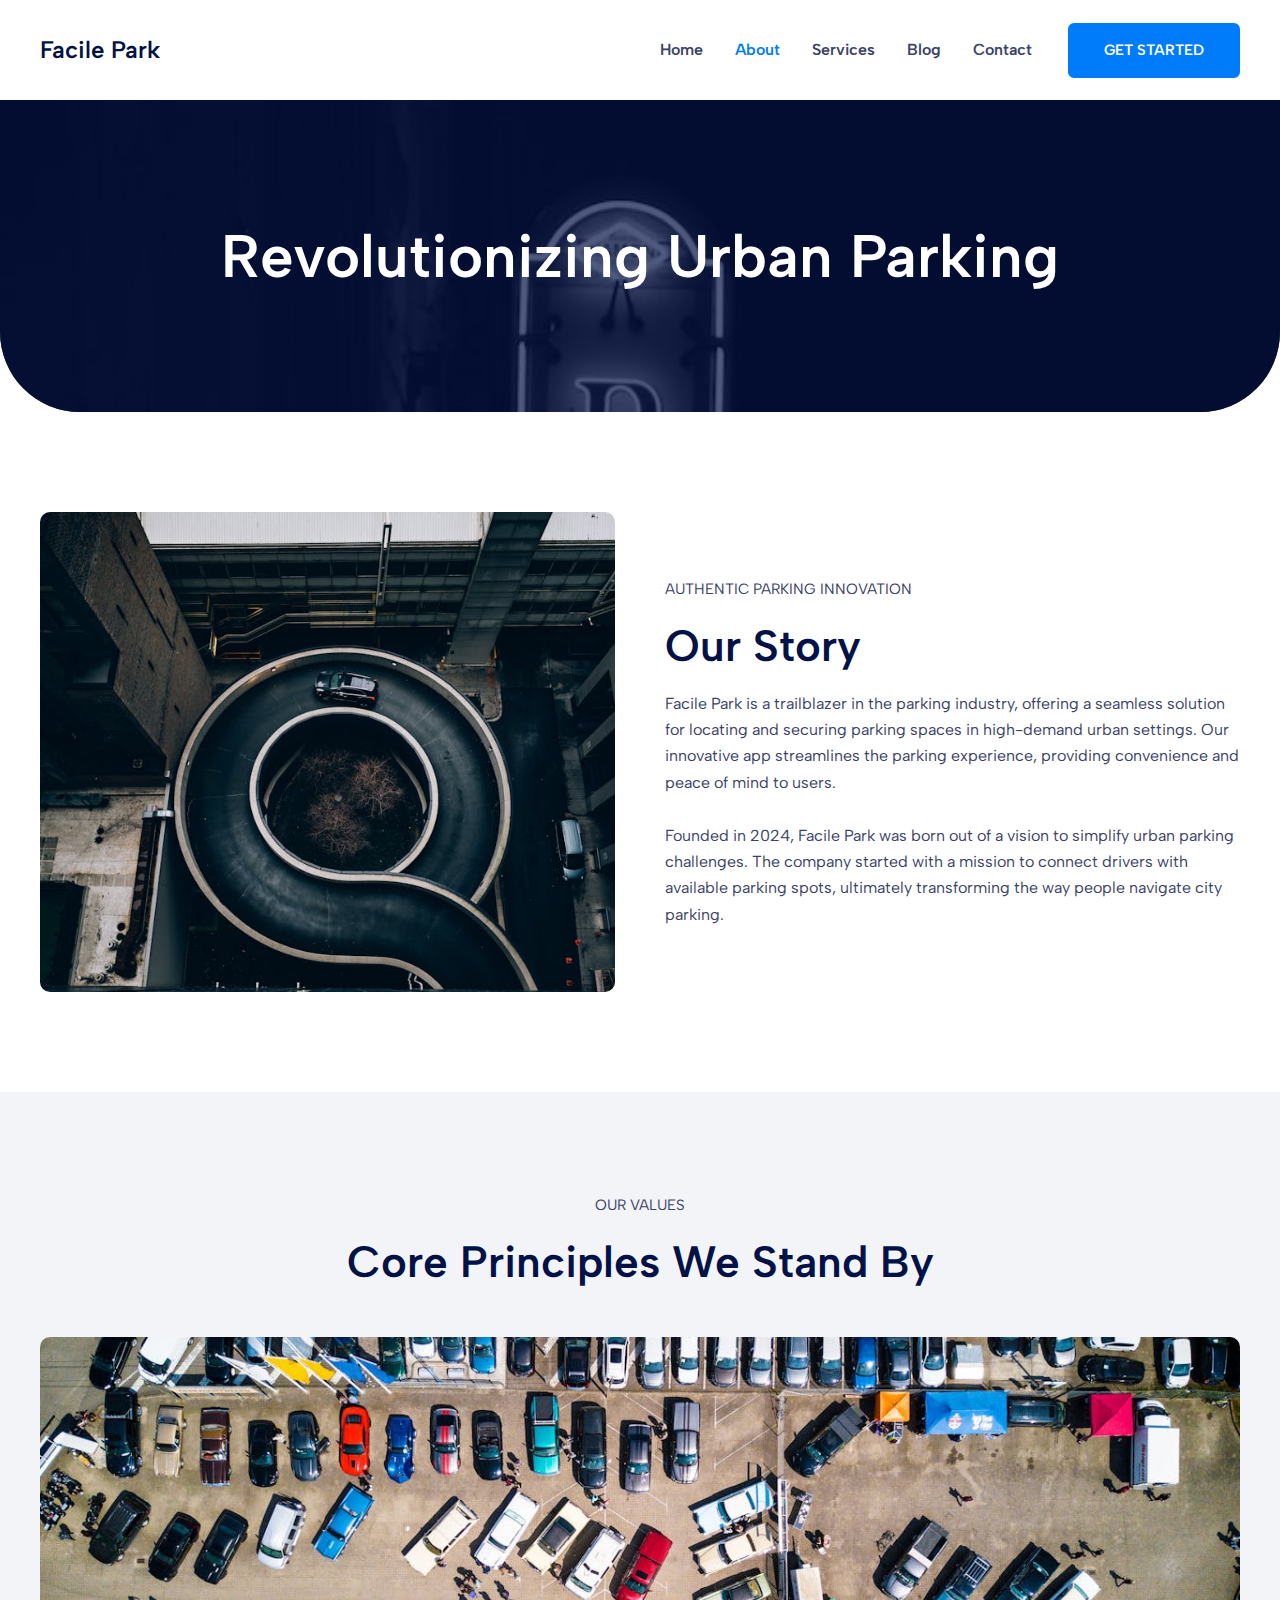
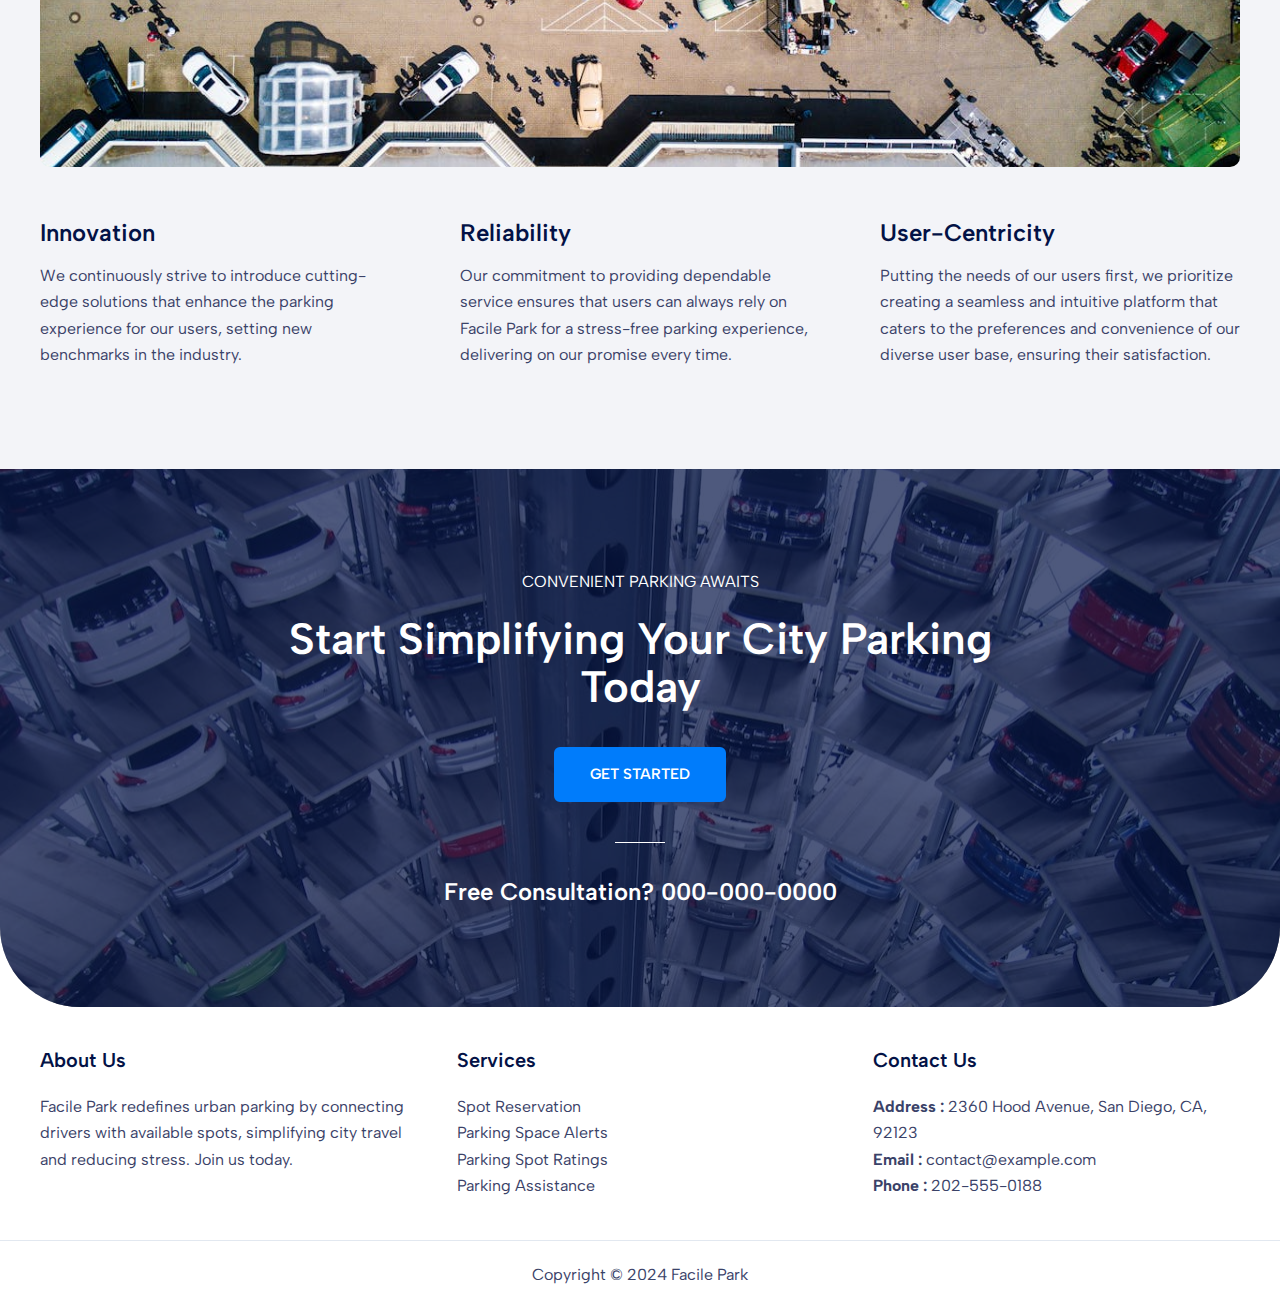
<file: about-us/index.html>
<!DOCTYPE html>
<html lang="en-US">
<head>
<meta charset="UTF-8">
<meta name="viewport" content="width=device-width, initial-scale=1">
	 <link rel="profile" href="https://gmpg.org/xfn/11"> 
	 <title>About &#8211; Facile Park</title>
<meta name="robots" content="max-image-preview:large">
<link rel="dns-prefetch" href="//fonts.googleapis.com">
<link rel="alternate" type="application/rss+xml" title="Facile Park &raquo; Feed" href="/feed/">
<link rel="alternate" type="application/rss+xml" title="Facile Park &raquo; Comments Feed" href="/comments/feed/">
<script>
window._wpemojiSettings = {"baseUrl":"https:\/\/s.w.org\/images\/core\/emoji\/15.0.3\/72x72\/","ext":".png","svgUrl":"https:\/\/s.w.org\/images\/core\/emoji\/15.0.3\/svg\/","svgExt":".svg","source":{"concatemoji":"\/wp-includes\/js\/wp-emoji-release.min.js?ver=6.5.4"}};
/*! This file is auto-generated */
!function(i,n){var o,s,e;function c(e){try{var t={supportTests:e,timestamp:(new Date).valueOf()};sessionStorage.setItem(o,JSON.stringify(t))}catch(e){}}function p(e,t,n){e.clearRect(0,0,e.canvas.width,e.canvas.height),e.fillText(t,0,0);var t=new Uint32Array(e.getImageData(0,0,e.canvas.width,e.canvas.height).data),r=(e.clearRect(0,0,e.canvas.width,e.canvas.height),e.fillText(n,0,0),new Uint32Array(e.getImageData(0,0,e.canvas.width,e.canvas.height).data));return t.every(function(e,t){return e===r[t]})}function u(e,t,n){switch(t){case"flag":return n(e,"🏳️‍⚧️","🏳️​⚧️")?!1:!n(e,"🇺🇳","🇺​🇳")&&!n(e,"🏴󠁧󠁢󠁥󠁮󠁧󠁿","🏴​󠁧​󠁢​󠁥​󠁮​󠁧​󠁿");case"emoji":return!n(e,"🐦‍⬛","🐦​⬛")}return!1}function f(e,t,n){var r="undefined"!=typeof WorkerGlobalScope&&self instanceof WorkerGlobalScope?new OffscreenCanvas(300,150):i.createElement("canvas"),a=r.getContext("2d",{willReadFrequently:!0}),o=(a.textBaseline="top",a.font="600 32px Arial",{});return e.forEach(function(e){o[e]=t(a,e,n)}),o}function t(e){var t=i.createElement("script");t.src=e,t.defer=!0,i.head.appendChild(t)}"undefined"!=typeof Promise&&(o="wpEmojiSettingsSupports",s=["flag","emoji"],n.supports={everything:!0,everythingExceptFlag:!0},e=new Promise(function(e){i.addEventListener("DOMContentLoaded",e,{once:!0})}),new Promise(function(t){var n=function(){try{var e=JSON.parse(sessionStorage.getItem(o));if("object"==typeof e&&"number"==typeof e.timestamp&&(new Date).valueOf()<e.timestamp+604800&&"object"==typeof e.supportTests)return e.supportTests}catch(e){}return null}();if(!n){if("undefined"!=typeof Worker&&"undefined"!=typeof OffscreenCanvas&&"undefined"!=typeof URL&&URL.createObjectURL&&"undefined"!=typeof Blob)try{var e="postMessage("+f.toString()+"("+[JSON.stringify(s),u.toString(),p.toString()].join(",")+"));",r=new Blob([e],{type:"text/javascript"}),a=new Worker(URL.createObjectURL(r),{name:"wpTestEmojiSupports"});return void(a.onmessage=function(e){c(n=e.data),a.terminate(),t(n)})}catch(e){}c(n=f(s,u,p))}t(n)}).then(function(e){for(var t in e)n.supports[t]=e[t],n.supports.everything=n.supports.everything&&n.supports[t],"flag"!==t&&(n.supports.everythingExceptFlag=n.supports.everythingExceptFlag&&n.supports[t]);n.supports.everythingExceptFlag=n.supports.everythingExceptFlag&&!n.supports.flag,n.DOMReady=!1,n.readyCallback=function(){n.DOMReady=!0}}).then(function(){return e}).then(function(){var e;n.supports.everything||(n.readyCallback(),(e=n.source||{}).concatemoji?t(e.concatemoji):e.wpemoji&&e.twemoji&&(t(e.twemoji),t(e.wpemoji)))}))}((window,document),window._wpemojiSettings);
</script>
<link rel="stylesheet" id="astra-theme-css-css" href="/wp-content/themes/astra/assets/css/minified/main.min.css?ver=4.7.1" media="all">
<style id="astra-theme-css-inline-css">:root{--ast-post-nav-space:0;--ast-container-default-xlg-padding:3em;--ast-container-default-lg-padding:3em;--ast-container-default-slg-padding:2em;--ast-container-default-md-padding:3em;--ast-container-default-sm-padding:3em;--ast-container-default-xs-padding:2.4em;--ast-container-default-xxs-padding:1.8em;--ast-code-block-background:#ECEFF3;--ast-comment-inputs-background:#F9FAFB;--ast-normal-container-width:1200px;--ast-narrow-container-width:750px;--ast-blog-title-font-weight:normal;--ast-blog-meta-weight:inherit;}html{font-size:100%;}a{color:var(--ast-global-color-3);}a:hover,a:focus{color:var(--ast-global-color-1);}body,button,input,select,textarea,.ast-button,.ast-custom-button{font-family:'Albert Sans',sans-serif;font-weight:400;font-size:16px;font-size:1rem;line-height:var(--ast-body-line-height,1.65em);}blockquote{color:var(--ast-global-color-3);}h1,.entry-content h1,h2,.entry-content h2,h3,.entry-content h3,h4,.entry-content h4,h5,.entry-content h5,h6,.entry-content h6,.site-title,.site-title a{font-family:'Albert Sans',sans-serif;font-weight:600;line-height:1.2em;}.ast-site-identity .site-title a{color:var(--ast-global-color-2);}.site-title{font-size:24px;font-size:1.5rem;display:block;}header .custom-logo-link img{max-width:40px;}.astra-logo-svg{width:40px;}.site-header .site-description{font-size:15px;font-size:0.9375rem;display:none;}.entry-title{font-size:22px;font-size:1.375rem;}.archive .ast-article-post .ast-article-inner,.blog .ast-article-post .ast-article-inner,.archive .ast-article-post .ast-article-inner:hover,.blog .ast-article-post .ast-article-inner:hover{overflow:hidden;}h1,.entry-content h1{font-size:60px;font-size:3.75rem;font-weight:600;font-family:'Albert Sans',sans-serif;line-height:1.2em;}h2,.entry-content h2{font-size:44px;font-size:2.75rem;font-weight:600;font-family:'Albert Sans',sans-serif;line-height:1.1em;}h3,.entry-content h3{font-size:24px;font-size:1.5rem;font-weight:600;font-family:'Albert Sans',sans-serif;line-height:1.3em;}h4,.entry-content h4{font-size:22px;font-size:1.375rem;line-height:1.3em;font-weight:600;font-family:'Albert Sans',sans-serif;}h5,.entry-content h5{font-size:20px;font-size:1.25rem;line-height:1.2em;font-weight:600;font-family:'Albert Sans',sans-serif;}h6,.entry-content h6{font-size:15px;font-size:0.9375rem;line-height:1.4em;font-weight:600;font-family:'Albert Sans',sans-serif;text-transform:uppercase;}::selection{background-color:var(--ast-global-color-0);color:#ffffff;}body,h1,.entry-title a,.entry-content h1,h2,.entry-content h2,h3,.entry-content h3,h4,.entry-content h4,h5,.entry-content h5,h6,.entry-content h6{color:var(--ast-global-color-3);}.tagcloud a:hover,.tagcloud a:focus,.tagcloud a.current-item{color:#ffffff;border-color:var(--ast-global-color-3);background-color:var(--ast-global-color-3);}input:focus,input[type="text"]:focus,input[type="email"]:focus,input[type="url"]:focus,input[type="password"]:focus,input[type="reset"]:focus,input[type="search"]:focus,textarea:focus{border-color:var(--ast-global-color-3);}input[type="radio"]:checked,input[type=reset],input[type="checkbox"]:checked,input[type="checkbox"]:hover:checked,input[type="checkbox"]:focus:checked,input[type=range]::-webkit-slider-thumb{border-color:var(--ast-global-color-3);background-color:var(--ast-global-color-3);box-shadow:none;}.site-footer a:hover + .post-count,.site-footer a:focus + .post-count{background:var(--ast-global-color-3);border-color:var(--ast-global-color-3);}.single .nav-links .nav-previous,.single .nav-links .nav-next{color:var(--ast-global-color-3);}.entry-meta,.entry-meta *{line-height:1.45;color:var(--ast-global-color-3);}.entry-meta a:not(.ast-button):hover,.entry-meta a:not(.ast-button):hover *,.entry-meta a:not(.ast-button):focus,.entry-meta a:not(.ast-button):focus *,.page-links > .page-link,.page-links .page-link:hover,.post-navigation a:hover{color:var(--ast-global-color-1);}#cat option,.secondary .calendar_wrap thead a,.secondary .calendar_wrap thead a:visited{color:var(--ast-global-color-3);}.secondary .calendar_wrap #today,.ast-progress-val span{background:var(--ast-global-color-3);}.secondary a:hover + .post-count,.secondary a:focus + .post-count{background:var(--ast-global-color-3);border-color:var(--ast-global-color-3);}.calendar_wrap #today > a{color:#ffffff;}.page-links .page-link,.single .post-navigation a{color:var(--ast-global-color-3);}.ast-search-menu-icon .search-form button.search-submit{padding:0 4px;}.ast-search-menu-icon form.search-form{padding-right:0;}.ast-search-menu-icon.slide-search input.search-field{width:0;}.ast-header-search .ast-search-menu-icon.ast-dropdown-active .search-form,.ast-header-search .ast-search-menu-icon.ast-dropdown-active .search-field:focus{transition:all 0.2s;}.search-form input.search-field:focus{outline:none;}.ast-archive-title{color:var(--ast-global-color-2);}.widget-title,.widget .wp-block-heading{font-size:22px;font-size:1.375rem;color:var(--ast-global-color-2);}.ast-single-post .entry-content a,.ast-comment-content a:not(.ast-comment-edit-reply-wrap a){text-decoration:underline;}.ast-single-post .wp-block-button .wp-block-button__link,.ast-single-post .elementor-button-wrapper .elementor-button,.ast-single-post .entry-content .uagb-tab a,.ast-single-post .entry-content .uagb-ifb-cta a,.ast-single-post .entry-content .wp-block-uagb-buttons a,.ast-single-post .entry-content .uabb-module-content a,.ast-single-post .entry-content .uagb-post-grid a,.ast-single-post .entry-content .uagb-timeline a,.ast-single-post .entry-content .uagb-toc__wrap a,.ast-single-post .entry-content .uagb-taxomony-box a,.ast-single-post .entry-content .woocommerce a,.entry-content .wp-block-latest-posts > li > a,.ast-single-post .entry-content .wp-block-file__button,li.ast-post-filter-single,.ast-single-post .wp-block-buttons .wp-block-button.is-style-outline .wp-block-button__link,.ast-single-post .ast-comment-content .comment-reply-link,.ast-single-post .ast-comment-content .comment-edit-link{text-decoration:none;}.ast-search-menu-icon.slide-search a:focus-visible:focus-visible,.astra-search-icon:focus-visible,#close:focus-visible,a:focus-visible,.ast-menu-toggle:focus-visible,.site .skip-link:focus-visible,.wp-block-loginout input:focus-visible,.wp-block-search.wp-block-search__button-inside .wp-block-search__inside-wrapper,.ast-header-navigation-arrow:focus-visible,.woocommerce .wc-proceed-to-checkout > .checkout-button:focus-visible,.woocommerce .woocommerce-MyAccount-navigation ul li a:focus-visible,.ast-orders-table__row .ast-orders-table__cell:focus-visible,.woocommerce .woocommerce-order-details .order-again > .button:focus-visible,.woocommerce .woocommerce-message a.button.wc-forward:focus-visible,.woocommerce #minus_qty:focus-visible,.woocommerce #plus_qty:focus-visible,a#ast-apply-coupon:focus-visible,.woocommerce .woocommerce-info a:focus-visible,.woocommerce .astra-shop-summary-wrap a:focus-visible,.woocommerce a.wc-forward:focus-visible,#ast-apply-coupon:focus-visible,.woocommerce-js .woocommerce-mini-cart-item a.remove:focus-visible,#close:focus-visible,.button.search-submit:focus-visible,#search_submit:focus,.normal-search:focus-visible,.ast-header-account-wrap:focus-visible{outline-style:dotted;outline-color:inherit;outline-width:thin;}input:focus,input[type="text"]:focus,input[type="email"]:focus,input[type="url"]:focus,input[type="password"]:focus,input[type="reset"]:focus,input[type="search"]:focus,input[type="number"]:focus,textarea:focus,.wp-block-search__input:focus,[data-section="section-header-mobile-trigger"] .ast-button-wrap .ast-mobile-menu-trigger-minimal:focus,.ast-mobile-popup-drawer.active .menu-toggle-close:focus,.woocommerce-ordering select.orderby:focus,#ast-scroll-top:focus,#coupon_code:focus,.woocommerce-page #comment:focus,.woocommerce #reviews #respond input#submit:focus,.woocommerce a.add_to_cart_button:focus,.woocommerce .button.single_add_to_cart_button:focus,.woocommerce .woocommerce-cart-form button:focus,.woocommerce .woocommerce-cart-form__cart-item .quantity .qty:focus,.woocommerce .woocommerce-billing-fields .woocommerce-billing-fields__field-wrapper .woocommerce-input-wrapper > .input-text:focus,.woocommerce #order_comments:focus,.woocommerce #place_order:focus,.woocommerce .woocommerce-address-fields .woocommerce-address-fields__field-wrapper .woocommerce-input-wrapper > .input-text:focus,.woocommerce .woocommerce-MyAccount-content form button:focus,.woocommerce .woocommerce-MyAccount-content .woocommerce-EditAccountForm .woocommerce-form-row .woocommerce-Input.input-text:focus,.woocommerce .ast-woocommerce-container .woocommerce-pagination ul.page-numbers li a:focus,body #content .woocommerce form .form-row .select2-container--default .select2-selection--single:focus,#ast-coupon-code:focus,.woocommerce.woocommerce-js .quantity input[type=number]:focus,.woocommerce-js .woocommerce-mini-cart-item .quantity input[type=number]:focus,.woocommerce p#ast-coupon-trigger:focus{border-style:dotted;border-color:inherit;border-width:thin;}input{outline:none;}.ast-logo-title-inline .site-logo-img{padding-right:1em;}body .ast-oembed-container *{position:absolute;top:0;width:100%;height:100%;left:0;}body .wp-block-embed-pocket-casts .ast-oembed-container *{position:unset;}.ast-single-post-featured-section + article {margin-top: 2em;}.site-content .ast-single-post-featured-section img {width: 100%;overflow: hidden;object-fit: cover;}.site > .ast-single-related-posts-container {margin-top: 0;}@media (min-width: 922px) {.ast-desktop .ast-container--narrow {max-width: var(--ast-narrow-container-width);margin: 0 auto;}}@media (max-width:921.9px){#ast-desktop-header{display:none;}}@media (min-width:922px){#ast-mobile-header{display:none;}}.wp-block-buttons.aligncenter{justify-content:center;}@media (max-width:921px){.ast-theme-transparent-header #primary,.ast-theme-transparent-header #secondary{padding:0;}}@media (max-width:921px){.ast-plain-container.ast-no-sidebar #primary{padding:0;}}.ast-plain-container.ast-no-sidebar #primary{margin-top:0;margin-bottom:0;}@media (min-width:1200px){.ast-plain-container.ast-no-sidebar #primary{margin-top:60px;margin-bottom:60px;}}@media (max-width:921px){.ast-separate-container.ast-single-post.ast-right-sidebar #primary,.ast-separate-container.ast-single-post.ast-left-sidebar #primary,.ast-separate-container.ast-single-post #primary,.ast-plain-container #primary,.ast-narrow-container #primary{margin-top:40px;margin-bottom:20px;}.ast-separate-container.ast-single-post.ast-right-sidebar #primary,.ast-separate-container.ast-single-post.ast-left-sidebar #primary,.ast-separate-container.ast-single-post #primary,.ast-plain-container.ast-single-post #primary,.ast-narrow-container.ast-single-post #primary{margin-top:40px;margin-bottom:20px;}}@media (max-width:544px){.ast-separate-container.ast-single-post.ast-right-sidebar #primary,.ast-separate-container.ast-single-post.ast-left-sidebar #primary,.ast-separate-container.ast-single-post #primary,.ast-plain-container.ast-single-post #primary,.ast-narrow-container.ast-single-post #primary{margin-top:30px;margin-bottom:20px;}}@media (max-width:921px){.ast-separate-container #primary,.ast-narrow-container #primary{padding-top:0px;}}@media (max-width:544px){.ast-separate-container #primary,.ast-narrow-container #primary{padding-top:0px;}}@media (max-width:921px){.ast-separate-container #primary,.ast-narrow-container #primary{padding-bottom:0px;}}@media (max-width:544px){.ast-separate-container #primary,.ast-narrow-container #primary{padding-bottom:0px;}}.wp-block-button.is-style-outline .wp-block-button__link{border-color:var(--ast-global-color-0);border-top-width:2px;border-right-width:2px;border-bottom-width:2px;border-left-width:2px;}div.wp-block-button.is-style-outline > .wp-block-button__link:not(.has-text-color),div.wp-block-button.wp-block-button__link.is-style-outline:not(.has-text-color){color:var(--ast-global-color-0);}.wp-block-button.is-style-outline .wp-block-button__link:hover,.wp-block-buttons .wp-block-button.is-style-outline .wp-block-button__link:focus,.wp-block-buttons .wp-block-button.is-style-outline > .wp-block-button__link:not(.has-text-color):hover,.wp-block-buttons .wp-block-button.wp-block-button__link.is-style-outline:not(.has-text-color):hover{color:#ffffff;background-color:var(--ast-global-color-1);border-color:var(--ast-global-color-1);}.post-page-numbers.current .page-link,.ast-pagination .page-numbers.current{color:#ffffff;border-color:var(--ast-global-color-0);background-color:var(--ast-global-color-0);}.wp-block-button.is-style-outline .wp-block-button__link{border-top-width:2px;border-right-width:2px;border-bottom-width:2px;border-left-width:2px;}.wp-block-buttons .wp-block-button.is-style-outline .wp-block-button__link.wp-element-button,.ast-outline-button,.wp-block-uagb-buttons-child .uagb-buttons-repeater.ast-outline-button{border-color:var(--ast-global-color-0);border-top-width:2px;border-right-width:2px;border-bottom-width:2px;border-left-width:2px;font-family:inherit;font-weight:600;font-size:15px;font-size:0.9375rem;line-height:1em;text-transform:uppercase;padding-top:18px;padding-right:34px;padding-bottom:18px;padding-left:34px;border-top-left-radius:6px;border-top-right-radius:6px;border-bottom-right-radius:6px;border-bottom-left-radius:6px;}.wp-block-buttons .wp-block-button.is-style-outline > .wp-block-button__link:not(.has-text-color),.wp-block-buttons .wp-block-button.wp-block-button__link.is-style-outline:not(.has-text-color),.ast-outline-button{color:var(--ast-global-color-0);}.wp-block-button.is-style-outline .wp-block-button__link:hover,.wp-block-buttons .wp-block-button.is-style-outline .wp-block-button__link:focus,.wp-block-buttons .wp-block-button.is-style-outline > .wp-block-button__link:not(.has-text-color):hover,.wp-block-buttons .wp-block-button.wp-block-button__link.is-style-outline:not(.has-text-color):hover,.ast-outline-button:hover,.ast-outline-button:focus,.wp-block-uagb-buttons-child .uagb-buttons-repeater.ast-outline-button:hover,.wp-block-uagb-buttons-child .uagb-buttons-repeater.ast-outline-button:focus{color:#ffffff;background-color:var(--ast-global-color-1);border-color:var(--ast-global-color-1);}@media (max-width:921px){.wp-block-buttons .wp-block-button.is-style-outline .wp-block-button__link.wp-element-button,.ast-outline-button,.wp-block-uagb-buttons-child .uagb-buttons-repeater.ast-outline-button{padding-top:17px;padding-right:32px;padding-bottom:17px;padding-left:32px;}}@media (max-width:544px){.wp-block-buttons .wp-block-button.is-style-outline .wp-block-button__link.wp-element-button,.ast-outline-button,.wp-block-uagb-buttons-child .uagb-buttons-repeater.ast-outline-button{padding-top:16px;padding-right:26px;padding-bottom:16px;padding-left:26px;}}.entry-content[ast-blocks-layout] > figure{margin-bottom:1em;}h1.widget-title{font-weight:600;}h2.widget-title{font-weight:600;}h3.widget-title{font-weight:600;}#page{display:flex;flex-direction:column;min-height:100vh;}.ast-404-layout-1 h1.page-title{color:var(--ast-global-color-2);}.single .post-navigation a{line-height:1em;height:inherit;}.error-404 .page-sub-title{font-size:1.5rem;font-weight:inherit;}.search .site-content .content-area .search-form{margin-bottom:0;}#page .site-content{flex-grow:1;}.widget{margin-bottom:1.25em;}#secondary li{line-height:1.5em;}#secondary .wp-block-group h2{margin-bottom:0.7em;}#secondary h2{font-size:1.7rem;}.ast-separate-container .ast-article-post,.ast-separate-container .ast-article-single,.ast-separate-container .comment-respond{padding:3em;}.ast-separate-container .ast-article-single .ast-article-single{padding:0;}.ast-article-single .wp-block-post-template-is-layout-grid{padding-left:0;}.ast-separate-container .comments-title,.ast-narrow-container .comments-title{padding:1.5em 2em;}.ast-page-builder-template .comment-form-textarea,.ast-comment-formwrap .ast-grid-common-col{padding:0;}.ast-comment-formwrap{padding:0;display:inline-flex;column-gap:20px;width:100%;margin-left:0;margin-right:0;}.comments-area textarea#comment:focus,.comments-area textarea#comment:active,.comments-area .ast-comment-formwrap input[type="text"]:focus,.comments-area .ast-comment-formwrap input[type="text"]:active {box-shadow:none;outline:none;}.archive.ast-page-builder-template .entry-header{margin-top:2em;}.ast-page-builder-template .ast-comment-formwrap{width:100%;}.entry-title{margin-bottom:0.5em;}.ast-archive-description p{font-size:inherit;font-weight:inherit;line-height:inherit;}.ast-separate-container .ast-comment-list li.depth-1,.hentry{margin-bottom:2em;}@media (min-width:921px){.ast-left-sidebar.ast-page-builder-template #secondary,.archive.ast-right-sidebar.ast-page-builder-template .site-main{padding-left:20px;padding-right:20px;}}@media (max-width:544px){.ast-comment-formwrap.ast-row{column-gap:10px;display:inline-block;}#ast-commentform .ast-grid-common-col{position:relative;width:100%;}}@media (min-width:1201px){.ast-separate-container .ast-article-post,.ast-separate-container .ast-article-single,.ast-separate-container .ast-author-box,.ast-separate-container .ast-404-layout-1,.ast-separate-container .no-results{padding:3em;}}@media (max-width:921px){.ast-separate-container #primary,.ast-separate-container #secondary{padding:1.5em 0;}#primary,#secondary{padding:1.5em 0;margin:0;}.ast-left-sidebar #content > .ast-container{display:flex;flex-direction:column-reverse;width:100%;}}@media (min-width:922px){.ast-separate-container.ast-right-sidebar #primary,.ast-separate-container.ast-left-sidebar #primary{border:0;}.search-no-results.ast-separate-container #primary{margin-bottom:4em;}}.wp-block-button .wp-block-button__link{color:#ffffff;}.wp-block-button .wp-block-button__link:hover,.wp-block-button .wp-block-button__link:focus{color:#ffffff;background-color:var(--ast-global-color-1);border-color:var(--ast-global-color-1);}.wp-block-button .wp-block-button__link,.wp-block-search .wp-block-search__button,body .wp-block-file .wp-block-file__button{border-style:solid;border-top-width:2px;border-right-width:2px;border-left-width:2px;border-bottom-width:2px;border-color:var(--ast-global-color-0);background-color:var(--ast-global-color-0);color:#ffffff;font-family:inherit;font-weight:600;line-height:1em;text-transform:uppercase;font-size:15px;font-size:0.9375rem;border-top-left-radius:6px;border-top-right-radius:6px;border-bottom-right-radius:6px;border-bottom-left-radius:6px;padding-top:18px;padding-right:34px;padding-bottom:18px;padding-left:34px;}@media (max-width:921px){.wp-block-button .wp-block-button__link,.wp-block-search .wp-block-search__button,body .wp-block-file .wp-block-file__button{padding-top:17px;padding-right:32px;padding-bottom:17px;padding-left:32px;border-top-left-radius:6px;border-top-right-radius:6px;border-bottom-right-radius:6px;border-bottom-left-radius:6px;}}@media (max-width:544px){.wp-block-button .wp-block-button__link,.wp-block-search .wp-block-search__button,body .wp-block-file .wp-block-file__button{padding-top:16px;padding-right:26px;padding-bottom:16px;padding-left:26px;border-top-left-radius:6px;border-top-right-radius:6px;border-bottom-right-radius:6px;border-bottom-left-radius:6px;}}.menu-toggle,button,.ast-button,.ast-custom-button,.button,input#submit,input[type="button"],input[type="submit"],input[type="reset"],form[CLASS*="wp-block-search__"].wp-block-search .wp-block-search__inside-wrapper .wp-block-search__button,body .wp-block-file .wp-block-file__button,.search .search-submit,.woocommerce-js a.button,.woocommerce button.button,.woocommerce .woocommerce-message a.button,.woocommerce #respond input#submit.alt,.woocommerce input.button.alt,.woocommerce input.button,.woocommerce input.button:disabled,.woocommerce input.button:disabled[disabled],.woocommerce input.button:disabled:hover,.woocommerce input.button:disabled[disabled]:hover,.woocommerce #respond input#submit,.woocommerce button.button.alt.disabled,.wc-block-grid__products .wc-block-grid__product .wp-block-button__link,.wc-block-grid__product-onsale,[CLASS*="wc-block"] button,.woocommerce-js .astra-cart-drawer .astra-cart-drawer-content .woocommerce-mini-cart__buttons .button:not(.checkout):not(.ast-continue-shopping),.woocommerce-js .astra-cart-drawer .astra-cart-drawer-content .woocommerce-mini-cart__buttons a.checkout,.woocommerce button.button.alt.disabled.wc-variation-selection-needed,[CLASS*="wc-block"] .wc-block-components-button{border-style:solid;border-top-width:2px;border-right-width:2px;border-left-width:2px;border-bottom-width:2px;color:#ffffff;border-color:var(--ast-global-color-0);background-color:var(--ast-global-color-0);padding-top:18px;padding-right:34px;padding-bottom:18px;padding-left:34px;font-family:inherit;font-weight:600;font-size:15px;font-size:0.9375rem;line-height:1em;text-transform:uppercase;border-top-left-radius:6px;border-top-right-radius:6px;border-bottom-right-radius:6px;border-bottom-left-radius:6px;}button:focus,.menu-toggle:hover,button:hover,.ast-button:hover,.ast-custom-button:hover .button:hover,.ast-custom-button:hover ,input[type=reset]:hover,input[type=reset]:focus,input#submit:hover,input#submit:focus,input[type="button"]:hover,input[type="button"]:focus,input[type="submit"]:hover,input[type="submit"]:focus,form[CLASS*="wp-block-search__"].wp-block-search .wp-block-search__inside-wrapper .wp-block-search__button:hover,form[CLASS*="wp-block-search__"].wp-block-search .wp-block-search__inside-wrapper .wp-block-search__button:focus,body .wp-block-file .wp-block-file__button:hover,body .wp-block-file .wp-block-file__button:focus,.woocommerce-js a.button:hover,.woocommerce button.button:hover,.woocommerce .woocommerce-message a.button:hover,.woocommerce #respond input#submit:hover,.woocommerce #respond input#submit.alt:hover,.woocommerce input.button.alt:hover,.woocommerce input.button:hover,.woocommerce button.button.alt.disabled:hover,.wc-block-grid__products .wc-block-grid__product .wp-block-button__link:hover,[CLASS*="wc-block"] button:hover,.woocommerce-js .astra-cart-drawer .astra-cart-drawer-content .woocommerce-mini-cart__buttons .button:not(.checkout):not(.ast-continue-shopping):hover,.woocommerce-js .astra-cart-drawer .astra-cart-drawer-content .woocommerce-mini-cart__buttons a.checkout:hover,.woocommerce button.button.alt.disabled.wc-variation-selection-needed:hover,[CLASS*="wc-block"] .wc-block-components-button:hover,[CLASS*="wc-block"] .wc-block-components-button:focus{color:#ffffff;background-color:var(--ast-global-color-1);border-color:var(--ast-global-color-1);}form[CLASS*="wp-block-search__"].wp-block-search .wp-block-search__inside-wrapper .wp-block-search__button.has-icon{padding-top:calc(18px - 3px);padding-right:calc(34px - 3px);padding-bottom:calc(18px - 3px);padding-left:calc(34px - 3px);}@media (max-width:921px){.menu-toggle,button,.ast-button,.ast-custom-button,.button,input#submit,input[type="button"],input[type="submit"],input[type="reset"],form[CLASS*="wp-block-search__"].wp-block-search .wp-block-search__inside-wrapper .wp-block-search__button,body .wp-block-file .wp-block-file__button,.search .search-submit,.woocommerce-js a.button,.woocommerce button.button,.woocommerce .woocommerce-message a.button,.woocommerce #respond input#submit.alt,.woocommerce input.button.alt,.woocommerce input.button,.woocommerce input.button:disabled,.woocommerce input.button:disabled[disabled],.woocommerce input.button:disabled:hover,.woocommerce input.button:disabled[disabled]:hover,.woocommerce #respond input#submit,.woocommerce button.button.alt.disabled,.wc-block-grid__products .wc-block-grid__product .wp-block-button__link,.wc-block-grid__product-onsale,[CLASS*="wc-block"] button,.woocommerce-js .astra-cart-drawer .astra-cart-drawer-content .woocommerce-mini-cart__buttons .button:not(.checkout):not(.ast-continue-shopping),.woocommerce-js .astra-cart-drawer .astra-cart-drawer-content .woocommerce-mini-cart__buttons a.checkout,.woocommerce button.button.alt.disabled.wc-variation-selection-needed,[CLASS*="wc-block"] .wc-block-components-button{padding-top:17px;padding-right:32px;padding-bottom:17px;padding-left:32px;border-top-left-radius:6px;border-top-right-radius:6px;border-bottom-right-radius:6px;border-bottom-left-radius:6px;}}@media (max-width:544px){.menu-toggle,button,.ast-button,.ast-custom-button,.button,input#submit,input[type="button"],input[type="submit"],input[type="reset"],form[CLASS*="wp-block-search__"].wp-block-search .wp-block-search__inside-wrapper .wp-block-search__button,body .wp-block-file .wp-block-file__button,.search .search-submit,.woocommerce-js a.button,.woocommerce button.button,.woocommerce .woocommerce-message a.button,.woocommerce #respond input#submit.alt,.woocommerce input.button.alt,.woocommerce input.button,.woocommerce input.button:disabled,.woocommerce input.button:disabled[disabled],.woocommerce input.button:disabled:hover,.woocommerce input.button:disabled[disabled]:hover,.woocommerce #respond input#submit,.woocommerce button.button.alt.disabled,.wc-block-grid__products .wc-block-grid__product .wp-block-button__link,.wc-block-grid__product-onsale,[CLASS*="wc-block"] button,.woocommerce-js .astra-cart-drawer .astra-cart-drawer-content .woocommerce-mini-cart__buttons .button:not(.checkout):not(.ast-continue-shopping),.woocommerce-js .astra-cart-drawer .astra-cart-drawer-content .woocommerce-mini-cart__buttons a.checkout,.woocommerce button.button.alt.disabled.wc-variation-selection-needed,[CLASS*="wc-block"] .wc-block-components-button{padding-top:16px;padding-right:26px;padding-bottom:16px;padding-left:26px;border-top-left-radius:6px;border-top-right-radius:6px;border-bottom-right-radius:6px;border-bottom-left-radius:6px;}}@media (max-width:921px){.ast-mobile-header-stack .main-header-bar .ast-search-menu-icon{display:inline-block;}.ast-header-break-point.ast-header-custom-item-outside .ast-mobile-header-stack .main-header-bar .ast-search-icon{margin:0;}.ast-comment-avatar-wrap img{max-width:2.5em;}.ast-comment-meta{padding:0 1.8888em 1.3333em;}.ast-separate-container .ast-comment-list li.depth-1{padding:1.5em 2.14em;}.ast-separate-container .comment-respond{padding:2em 2.14em;}}@media (min-width:544px){.ast-container{max-width:100%;}}@media (max-width:544px){.ast-separate-container .ast-article-post,.ast-separate-container .ast-article-single,.ast-separate-container .comments-title,.ast-separate-container .ast-archive-description{padding:1.5em 1em;}.ast-separate-container #content .ast-container{padding-left:0.54em;padding-right:0.54em;}.ast-separate-container .ast-comment-list .bypostauthor{padding:.5em;}.ast-search-menu-icon.ast-dropdown-active .search-field{width:170px;}}.ast-separate-container{background-color:var(--ast-global-color-4);;background-image:none;;}@media (max-width:921px){.site-title{font-size:20px;font-size:1.25rem;display:block;}.site-header .site-description{display:none;}.entry-title{font-size:22px;font-size:1.375rem;}h1,.entry-content h1{font-size:50px;}h2,.entry-content h2{font-size:35px;}h3,.entry-content h3{font-size:22px;}h4,.entry-content h4{font-size:20px;font-size:1.25rem;}h5,.entry-content h5{font-size:18px;font-size:1.125rem;}h6,.entry-content h6{font-size:14px;font-size:0.875rem;}body,.ast-separate-container{background-color:var(--ast-global-color-4);;background-image:none;;}}@media (max-width:544px){.site-title{font-size:20px;font-size:1.25rem;display:block;}.site-header .site-description{display:none;}.entry-title{font-size:20px;font-size:1.25rem;}h1,.entry-content h1{font-size:35px;}h2,.entry-content h2{font-size:28px;}h3,.entry-content h3{font-size:22px;}h4,.entry-content h4{font-size:20px;font-size:1.25rem;}h5,.entry-content h5{font-size:17px;font-size:1.0625rem;}h6,.entry-content h6{font-size:14px;font-size:0.875rem;}.astra-logo-svg:not(.sticky-custom-logo .astra-logo-svg,.transparent-custom-logo .astra-logo-svg,.advanced-header-logo .astra-logo-svg){height:41px;}body,.ast-separate-container{background-color:var(--ast-global-color-4);;background-image:none;;}}@media (max-width:921px){html{font-size:91.2%;}}@media (max-width:544px){html{font-size:91.2%;}}@media (min-width:922px){.ast-container{max-width:1240px;}}@media (min-width:922px){.site-content .ast-container{display:flex;}}@media (max-width:921px){.site-content .ast-container{flex-direction:column;}}@media (min-width:922px){.main-header-menu .sub-menu .menu-item.ast-left-align-sub-menu:hover > .sub-menu,.main-header-menu .sub-menu .menu-item.ast-left-align-sub-menu.focus > .sub-menu{margin-left:-0px;}}.entry-content li > p{margin-bottom:0;}.site .comments-area{padding-top:2em;padding-bottom:3em;}.wp-block-file {display: flex;align-items: center;flex-wrap: wrap;justify-content: space-between;}.wp-block-pullquote {border: none;}.wp-block-pullquote blockquote::before {content: "\201D";font-family: "Helvetica",sans-serif;display: flex;transform: rotate( 180deg );font-size: 6rem;font-style: normal;line-height: 1;font-weight: bold;align-items: center;justify-content: center;}.has-text-align-right > blockquote::before {justify-content: flex-start;}.has-text-align-left > blockquote::before {justify-content: flex-end;}figure.wp-block-pullquote.is-style-solid-color blockquote {max-width: 100%;text-align: inherit;}html body {--wp--custom--ast-default-block-top-padding: 3em;--wp--custom--ast-default-block-right-padding: 3em;--wp--custom--ast-default-block-bottom-padding: 3em;--wp--custom--ast-default-block-left-padding: 3em;--wp--custom--ast-container-width: 1200px;--wp--custom--ast-content-width-size: 1200px;--wp--custom--ast-wide-width-size: calc(1200px + var(--wp--custom--ast-default-block-left-padding) + var(--wp--custom--ast-default-block-right-padding));}.ast-narrow-container {--wp--custom--ast-content-width-size: 750px;--wp--custom--ast-wide-width-size: 750px;}@media(max-width: 921px) {html body {--wp--custom--ast-default-block-top-padding: 3em;--wp--custom--ast-default-block-right-padding: 2em;--wp--custom--ast-default-block-bottom-padding: 3em;--wp--custom--ast-default-block-left-padding: 2em;}}@media(max-width: 544px) {html body {--wp--custom--ast-default-block-top-padding: 3em;--wp--custom--ast-default-block-right-padding: 1.5em;--wp--custom--ast-default-block-bottom-padding: 3em;--wp--custom--ast-default-block-left-padding: 1.5em;}}.entry-content > .wp-block-group,.entry-content > .wp-block-cover,.entry-content > .wp-block-columns {padding-top: var(--wp--custom--ast-default-block-top-padding);padding-right: var(--wp--custom--ast-default-block-right-padding);padding-bottom: var(--wp--custom--ast-default-block-bottom-padding);padding-left: var(--wp--custom--ast-default-block-left-padding);}.ast-plain-container.ast-no-sidebar .entry-content > .alignfull,.ast-page-builder-template .ast-no-sidebar .entry-content > .alignfull {margin-left: calc( -50vw + 50%);margin-right: calc( -50vw + 50%);max-width: 100vw;width: 100vw;}.ast-plain-container.ast-no-sidebar .entry-content .alignfull .alignfull,.ast-page-builder-template.ast-no-sidebar .entry-content .alignfull .alignfull,.ast-plain-container.ast-no-sidebar .entry-content .alignfull .alignwide,.ast-page-builder-template.ast-no-sidebar .entry-content .alignfull .alignwide,.ast-plain-container.ast-no-sidebar .entry-content .alignwide .alignfull,.ast-page-builder-template.ast-no-sidebar .entry-content .alignwide .alignfull,.ast-plain-container.ast-no-sidebar .entry-content .alignwide .alignwide,.ast-page-builder-template.ast-no-sidebar .entry-content .alignwide .alignwide,.ast-plain-container.ast-no-sidebar .entry-content .wp-block-column .alignfull,.ast-page-builder-template.ast-no-sidebar .entry-content .wp-block-column .alignfull,.ast-plain-container.ast-no-sidebar .entry-content .wp-block-column .alignwide,.ast-page-builder-template.ast-no-sidebar .entry-content .wp-block-column .alignwide {margin-left: auto;margin-right: auto;width: 100%;}[ast-blocks-layout] .wp-block-separator:not(.is-style-dots) {height: 0;}[ast-blocks-layout] .wp-block-separator {margin: 20px auto;}[ast-blocks-layout] .wp-block-separator:not(.is-style-wide):not(.is-style-dots) {max-width: 100px;}[ast-blocks-layout] .wp-block-separator.has-background {padding: 0;}.entry-content[ast-blocks-layout] > * {max-width: var(--wp--custom--ast-content-width-size);margin-left: auto;margin-right: auto;}.entry-content[ast-blocks-layout] > .alignwide {max-width: var(--wp--custom--ast-wide-width-size);}.entry-content[ast-blocks-layout] .alignfull {max-width: none;}.entry-content .wp-block-columns {margin-bottom: 0;}blockquote {margin: 1.5em;border-color: rgba(0,0,0,0.05);}.wp-block-quote:not(.has-text-align-right):not(.has-text-align-center) {border-left: 5px solid rgba(0,0,0,0.05);}.has-text-align-right > blockquote,blockquote.has-text-align-right {border-right: 5px solid rgba(0,0,0,0.05);}.has-text-align-left > blockquote,blockquote.has-text-align-left {border-left: 5px solid rgba(0,0,0,0.05);}.wp-block-site-tagline,.wp-block-latest-posts .read-more {margin-top: 15px;}.wp-block-loginout p label {display: block;}.wp-block-loginout p:not(.login-remember):not(.login-submit) input {width: 100%;}.wp-block-loginout input:focus {border-color: transparent;}.wp-block-loginout input:focus {outline: thin dotted;}.entry-content .wp-block-media-text .wp-block-media-text__content {padding: 0 0 0 8%;}.entry-content .wp-block-media-text.has-media-on-the-right .wp-block-media-text__content {padding: 0 8% 0 0;}.entry-content .wp-block-media-text.has-background .wp-block-media-text__content {padding: 8%;}.entry-content .wp-block-cover:not([class*="background-color"]) .wp-block-cover__inner-container,.entry-content .wp-block-cover:not([class*="background-color"]) .wp-block-cover-image-text,.entry-content .wp-block-cover:not([class*="background-color"]) .wp-block-cover-text,.entry-content .wp-block-cover-image:not([class*="background-color"]) .wp-block-cover__inner-container,.entry-content .wp-block-cover-image:not([class*="background-color"]) .wp-block-cover-image-text,.entry-content .wp-block-cover-image:not([class*="background-color"]) .wp-block-cover-text {color: var(--ast-global-color-5);}.wp-block-loginout .login-remember input {width: 1.1rem;height: 1.1rem;margin: 0 5px 4px 0;vertical-align: middle;}.wp-block-latest-posts > li > *:first-child,.wp-block-latest-posts:not(.is-grid) > li:first-child {margin-top: 0;}.wp-block-search__inside-wrapper .wp-block-search__input {padding: 0 10px;color: var(--ast-global-color-3);background: var(--ast-global-color-5);border-color: var(--ast-border-color);}.wp-block-latest-posts .read-more {margin-bottom: 1.5em;}.wp-block-search__no-button .wp-block-search__inside-wrapper .wp-block-search__input {padding-top: 5px;padding-bottom: 5px;}.wp-block-latest-posts .wp-block-latest-posts__post-date,.wp-block-latest-posts .wp-block-latest-posts__post-author {font-size: 1rem;}.wp-block-latest-posts > li > *,.wp-block-latest-posts:not(.is-grid) > li {margin-top: 12px;margin-bottom: 12px;}.ast-page-builder-template .entry-content[ast-blocks-layout] > *,.ast-page-builder-template .entry-content[ast-blocks-layout] > .alignfull > * {max-width: none;}.ast-page-builder-template .entry-content[ast-blocks-layout] > .alignwide > * {max-width: var(--wp--custom--ast-wide-width-size);}.ast-page-builder-template .entry-content[ast-blocks-layout] > .inherit-container-width > *,.ast-page-builder-template .entry-content[ast-blocks-layout] > * > *,.entry-content[ast-blocks-layout] > .wp-block-cover .wp-block-cover__inner-container {max-width: var(--wp--custom--ast-content-width-size);margin-left: auto;margin-right: auto;}.entry-content[ast-blocks-layout] .wp-block-cover:not(.alignleft):not(.alignright) {width: auto;}@media(max-width: 1200px) {.ast-separate-container .entry-content > .alignfull,.ast-separate-container .entry-content[ast-blocks-layout] > .alignwide,.ast-plain-container .entry-content[ast-blocks-layout] > .alignwide,.ast-plain-container .entry-content .alignfull {margin-left: calc(-1 * min(var(--ast-container-default-xlg-padding),20px)) ;margin-right: calc(-1 * min(var(--ast-container-default-xlg-padding),20px));}}@media(min-width: 1201px) {.ast-separate-container .entry-content > .alignfull {margin-left: calc(-1 * var(--ast-container-default-xlg-padding) );margin-right: calc(-1 * var(--ast-container-default-xlg-padding) );}.ast-separate-container .entry-content[ast-blocks-layout] > .alignwide,.ast-plain-container .entry-content[ast-blocks-layout] > .alignwide {margin-left: calc(-1 * var(--wp--custom--ast-default-block-left-padding) );margin-right: calc(-1 * var(--wp--custom--ast-default-block-right-padding) );}}@media(min-width: 921px) {.ast-separate-container .entry-content .wp-block-group.alignwide:not(.inherit-container-width) > :where(:not(.alignleft):not(.alignright)),.ast-plain-container .entry-content .wp-block-group.alignwide:not(.inherit-container-width) > :where(:not(.alignleft):not(.alignright)) {max-width: calc( var(--wp--custom--ast-content-width-size) + 80px );}.ast-plain-container.ast-right-sidebar .entry-content[ast-blocks-layout] .alignfull,.ast-plain-container.ast-left-sidebar .entry-content[ast-blocks-layout] .alignfull {margin-left: -60px;margin-right: -60px;}}@media(min-width: 544px) {.entry-content > .alignleft {margin-right: 20px;}.entry-content > .alignright {margin-left: 20px;}}@media (max-width:544px){.wp-block-columns .wp-block-column:not(:last-child){margin-bottom:20px;}.wp-block-latest-posts{margin:0;}}@media( max-width: 600px ) {.entry-content .wp-block-media-text .wp-block-media-text__content,.entry-content .wp-block-media-text.has-media-on-the-right .wp-block-media-text__content {padding: 8% 0 0;}.entry-content .wp-block-media-text.has-background .wp-block-media-text__content {padding: 8%;}}.ast-page-builder-template .entry-header {padding-left: 0;}.ast-narrow-container .site-content .wp-block-uagb-image--align-full .wp-block-uagb-image__figure {max-width: 100%;margin-left: auto;margin-right: auto;}.entry-content ul,.entry-content ol {padding: revert;margin: revert;}:root .has-ast-global-color-0-color{color:var(--ast-global-color-0);}:root .has-ast-global-color-0-background-color{background-color:var(--ast-global-color-0);}:root .wp-block-button .has-ast-global-color-0-color{color:var(--ast-global-color-0);}:root .wp-block-button .has-ast-global-color-0-background-color{background-color:var(--ast-global-color-0);}:root .has-ast-global-color-1-color{color:var(--ast-global-color-1);}:root .has-ast-global-color-1-background-color{background-color:var(--ast-global-color-1);}:root .wp-block-button .has-ast-global-color-1-color{color:var(--ast-global-color-1);}:root .wp-block-button .has-ast-global-color-1-background-color{background-color:var(--ast-global-color-1);}:root .has-ast-global-color-2-color{color:var(--ast-global-color-2);}:root .has-ast-global-color-2-background-color{background-color:var(--ast-global-color-2);}:root .wp-block-button .has-ast-global-color-2-color{color:var(--ast-global-color-2);}:root .wp-block-button .has-ast-global-color-2-background-color{background-color:var(--ast-global-color-2);}:root .has-ast-global-color-3-color{color:var(--ast-global-color-3);}:root .has-ast-global-color-3-background-color{background-color:var(--ast-global-color-3);}:root .wp-block-button .has-ast-global-color-3-color{color:var(--ast-global-color-3);}:root .wp-block-button .has-ast-global-color-3-background-color{background-color:var(--ast-global-color-3);}:root .has-ast-global-color-4-color{color:var(--ast-global-color-4);}:root .has-ast-global-color-4-background-color{background-color:var(--ast-global-color-4);}:root .wp-block-button .has-ast-global-color-4-color{color:var(--ast-global-color-4);}:root .wp-block-button .has-ast-global-color-4-background-color{background-color:var(--ast-global-color-4);}:root .has-ast-global-color-5-color{color:var(--ast-global-color-5);}:root .has-ast-global-color-5-background-color{background-color:var(--ast-global-color-5);}:root .wp-block-button .has-ast-global-color-5-color{color:var(--ast-global-color-5);}:root .wp-block-button .has-ast-global-color-5-background-color{background-color:var(--ast-global-color-5);}:root .has-ast-global-color-6-color{color:var(--ast-global-color-6);}:root .has-ast-global-color-6-background-color{background-color:var(--ast-global-color-6);}:root .wp-block-button .has-ast-global-color-6-color{color:var(--ast-global-color-6);}:root .wp-block-button .has-ast-global-color-6-background-color{background-color:var(--ast-global-color-6);}:root .has-ast-global-color-7-color{color:var(--ast-global-color-7);}:root .has-ast-global-color-7-background-color{background-color:var(--ast-global-color-7);}:root .wp-block-button .has-ast-global-color-7-color{color:var(--ast-global-color-7);}:root .wp-block-button .has-ast-global-color-7-background-color{background-color:var(--ast-global-color-7);}:root .has-ast-global-color-8-color{color:var(--ast-global-color-8);}:root .has-ast-global-color-8-background-color{background-color:var(--ast-global-color-8);}:root .wp-block-button .has-ast-global-color-8-color{color:var(--ast-global-color-8);}:root .wp-block-button .has-ast-global-color-8-background-color{background-color:var(--ast-global-color-8);}:root{--ast-global-color-0:#007cfb;--ast-global-color-1:#006edc;--ast-global-color-2:#031246;--ast-global-color-3:#3a4268;--ast-global-color-4:#f3f4f8;--ast-global-color-5:#ffffff;--ast-global-color-6:#e2e8f0;--ast-global-color-7:#031246;--ast-global-color-8:#94a3b8;}:root {--ast-border-color : var(--ast-global-color-6);}.site .site-content #primary{margin-top:0px;margin-bottom:0px;margin-left:0px;margin-right:0px;}.site .site-content #primary .ast-article-single,.ast-separate-container .site-content #secondary .widget{padding-top:0px;padding-bottom:0px;padding-left:0px;padding-right:0px;}@media (max-width:921px){.site .site-content #primary{margin-top:0px;margin-bottom:0px;margin-left:0px;margin-right:0px;}.site .site-content #primary .ast-article-single,.ast-separate-container .site-content #secondary .widget{padding-top:0px;padding-bottom:0px;padding-left:0px;padding-right:0px;}}@media (max-width:544px){.site .site-content #primary{margin-top:0px;margin-bottom:0px;margin-left:0px;margin-right:0px;}.site .site-content #primary .ast-article-single,.ast-separate-container .site-content #secondary .widget{padding-top:0px;padding-bottom:0px;padding-left:0px;padding-right:0px;}}.ast-single-entry-banner {-js-display: flex;display: flex;flex-direction: column;justify-content: center;text-align: center;position: relative;background: #eeeeee;}.ast-single-entry-banner[data-banner-layout="layout-1"] {max-width: 1200px;background: inherit;padding: 20px 0;}.ast-single-entry-banner[data-banner-width-type="custom"] {margin: 0 auto;width: 100%;}.ast-single-entry-banner + .site-content .entry-header {margin-bottom: 0;}.site .ast-author-avatar {--ast-author-avatar-size: ;}a.ast-underline-text {text-decoration: underline;}.ast-container > .ast-terms-link {position: relative;display: block;}a.ast-button.ast-badge-tax {padding: 4px 8px;border-radius: 3px;font-size: inherit;}header.entry-header:not(.related-entry-header) .entry-title{font-weight:600;font-size:32px;font-size:2rem;}header.entry-header:not(.related-entry-header) > *:not(:last-child){margin-bottom:10px;}.ast-archive-entry-banner {-js-display: flex;display: flex;flex-direction: column;justify-content: center;text-align: center;position: relative;background: #eeeeee;}.ast-archive-entry-banner[data-banner-width-type="custom"] {margin: 0 auto;width: 100%;}.ast-archive-entry-banner[data-banner-layout="layout-1"] {background: inherit;padding: 20px 0;text-align: left;}body.archive .ast-archive-description{max-width:1200px;width:100%;text-align:left;padding-top:3em;padding-right:3em;padding-bottom:3em;padding-left:3em;}body.archive .ast-archive-description .ast-archive-title,body.archive .ast-archive-description .ast-archive-title *{font-weight:600;font-size:32px;font-size:2rem;}body.archive .ast-archive-description > *:not(:last-child){margin-bottom:10px;}@media (max-width:921px){body.archive .ast-archive-description{text-align:left;}}@media (max-width:544px){body.archive .ast-archive-description{text-align:left;}}.ast-breadcrumbs .trail-browse,.ast-breadcrumbs .trail-items,.ast-breadcrumbs .trail-items li{display:inline-block;margin:0;padding:0;border:none;background:inherit;text-indent:0;text-decoration:none;}.ast-breadcrumbs .trail-browse{font-size:inherit;font-style:inherit;font-weight:inherit;color:inherit;}.ast-breadcrumbs .trail-items{list-style:none;}.trail-items li::after{padding:0 0.3em;content:"\00bb";}.trail-items li:last-of-type::after{display:none;}h1,.entry-content h1,h2,.entry-content h2,h3,.entry-content h3,h4,.entry-content h4,h5,.entry-content h5,h6,.entry-content h6{color:var(--ast-global-color-2);}.entry-title a{color:var(--ast-global-color-2);}@media (max-width:921px){.ast-builder-grid-row-container.ast-builder-grid-row-tablet-3-firstrow .ast-builder-grid-row > *:first-child,.ast-builder-grid-row-container.ast-builder-grid-row-tablet-3-lastrow .ast-builder-grid-row > *:last-child{grid-column:1 / -1;}}@media (max-width:544px){.ast-builder-grid-row-container.ast-builder-grid-row-mobile-3-firstrow .ast-builder-grid-row > *:first-child,.ast-builder-grid-row-container.ast-builder-grid-row-mobile-3-lastrow .ast-builder-grid-row > *:last-child{grid-column:1 / -1;}}.ast-builder-layout-element[data-section="title_tagline"]{display:flex;}@media (max-width:921px){.ast-header-break-point .ast-builder-layout-element[data-section="title_tagline"]{display:flex;}}@media (max-width:544px){.ast-header-break-point .ast-builder-layout-element[data-section="title_tagline"]{display:flex;}}[data-section*="section-hb-button-"] .menu-link{display:none;}.ast-header-button-1[data-section*="section-hb-button-"] .ast-builder-button-wrap .ast-custom-button{font-weight:600;font-size:15px;font-size:0.9375rem;line-height:1em;}.ast-header-button-1 .ast-custom-button{color:#ffffff;background:var(--ast-global-color-0);border-color:var(--ast-global-color-0);border-top-width:2px;border-bottom-width:2px;border-left-width:2px;border-right-width:2px;border-top-left-radius:6px;border-top-right-radius:6px;border-bottom-right-radius:6px;border-bottom-left-radius:6px;}.ast-header-button-1 .ast-custom-button:hover{color:#ffffff;background:var(--ast-global-color-1);border-color:var(--ast-global-color-1);}.ast-header-button-1[data-section*="section-hb-button-"] .ast-builder-button-wrap .ast-custom-button{padding-top:18px;padding-bottom:18px;padding-left:34px;padding-right:34px;}.ast-header-button-1[data-section="section-hb-button-1"]{display:flex;}@media (max-width:921px){.ast-header-break-point .ast-header-button-1[data-section="section-hb-button-1"]{display:flex;}}@media (max-width:544px){.ast-header-break-point .ast-header-button-1[data-section="section-hb-button-1"]{display:flex;}}.ast-builder-menu-1{font-family:inherit;font-weight:600;}.ast-builder-menu-1 .menu-item > .menu-link{font-size:16px;font-size:1rem;color:var(--ast-global-color-3);text-decoration:initial;}.ast-builder-menu-1 .menu-item > .ast-menu-toggle{color:var(--ast-global-color-3);}.ast-builder-menu-1 .menu-item:hover > .menu-link,.ast-builder-menu-1 .inline-on-mobile .menu-item:hover > .ast-menu-toggle{color:var(--ast-global-color-0);}.ast-builder-menu-1 .menu-item:hover > .ast-menu-toggle{color:var(--ast-global-color-0);}.ast-builder-menu-1 .menu-item.current-menu-item > .menu-link,.ast-builder-menu-1 .inline-on-mobile .menu-item.current-menu-item > .ast-menu-toggle,.ast-builder-menu-1 .current-menu-ancestor > .menu-link{color:var(--ast-global-color-0);}.ast-builder-menu-1 .menu-item.current-menu-item > .ast-menu-toggle{color:var(--ast-global-color-0);}.ast-builder-menu-1 .sub-menu,.ast-builder-menu-1 .inline-on-mobile .sub-menu{border-top-width:2px;border-bottom-width:0px;border-right-width:0px;border-left-width:0px;border-color:var(--ast-global-color-0);border-style:solid;}.ast-builder-menu-1 .main-header-menu > .menu-item > .sub-menu,.ast-builder-menu-1 .main-header-menu > .menu-item > .astra-full-megamenu-wrapper{margin-top:0px;}.ast-desktop .ast-builder-menu-1 .main-header-menu > .menu-item > .sub-menu:before,.ast-desktop .ast-builder-menu-1 .main-header-menu > .menu-item > .astra-full-megamenu-wrapper:before{height:calc( 0px + 5px );}.ast-desktop .ast-builder-menu-1 .menu-item .sub-menu .menu-link{border-style:none;}@media (max-width:921px){.ast-header-break-point .ast-builder-menu-1 .menu-item.menu-item-has-children > .ast-menu-toggle{top:0;}.ast-builder-menu-1 .inline-on-mobile .menu-item.menu-item-has-children > .ast-menu-toggle{right:-15px;}.ast-builder-menu-1 .menu-item-has-children > .menu-link:after{content:unset;}.ast-builder-menu-1 .main-header-menu > .menu-item > .sub-menu,.ast-builder-menu-1 .main-header-menu > .menu-item > .astra-full-megamenu-wrapper{margin-top:0;}}@media (max-width:544px){.ast-header-break-point .ast-builder-menu-1 .menu-item.menu-item-has-children > .ast-menu-toggle{top:0;}.ast-builder-menu-1 .main-header-menu > .menu-item > .sub-menu,.ast-builder-menu-1 .main-header-menu > .menu-item > .astra-full-megamenu-wrapper{margin-top:0;}}.ast-builder-menu-1{display:flex;}@media (max-width:921px){.ast-header-break-point .ast-builder-menu-1{display:flex;}}@media (max-width:544px){.ast-header-break-point .ast-builder-menu-1{display:flex;}}.site-below-footer-wrap{padding-top:20px;padding-bottom:20px;}.site-below-footer-wrap[data-section="section-below-footer-builder"]{background-color:var(--ast-global-color-5);;background-image:none;;min-height:30px;border-style:solid;border-width:0px;border-top-width:1px;border-top-color:var(--ast-global-color-6);}.site-below-footer-wrap[data-section="section-below-footer-builder"] .ast-builder-grid-row{max-width:1200px;min-height:30px;margin-left:auto;margin-right:auto;}.site-below-footer-wrap[data-section="section-below-footer-builder"] .ast-builder-grid-row,.site-below-footer-wrap[data-section="section-below-footer-builder"] .site-footer-section{align-items:center;}.site-below-footer-wrap[data-section="section-below-footer-builder"].ast-footer-row-inline .site-footer-section{display:flex;margin-bottom:0;}.ast-builder-grid-row-full .ast-builder-grid-row{grid-template-columns:1fr;}@media (max-width:921px){.site-below-footer-wrap[data-section="section-below-footer-builder"].ast-footer-row-tablet-inline .site-footer-section{display:flex;margin-bottom:0;}.site-below-footer-wrap[data-section="section-below-footer-builder"].ast-footer-row-tablet-stack .site-footer-section{display:block;margin-bottom:10px;}.ast-builder-grid-row-container.ast-builder-grid-row-tablet-full .ast-builder-grid-row{grid-template-columns:1fr;}}@media (max-width:544px){.site-below-footer-wrap[data-section="section-below-footer-builder"].ast-footer-row-mobile-inline .site-footer-section{display:flex;margin-bottom:0;}.site-below-footer-wrap[data-section="section-below-footer-builder"].ast-footer-row-mobile-stack .site-footer-section{display:block;margin-bottom:10px;}.ast-builder-grid-row-container.ast-builder-grid-row-mobile-full .ast-builder-grid-row{grid-template-columns:1fr;}}.site-below-footer-wrap[data-section="section-below-footer-builder"]{padding-top:20px;padding-bottom:20px;padding-left:40px;padding-right:40px;}@media (max-width:921px){.site-below-footer-wrap[data-section="section-below-footer-builder"]{padding-top:20px;padding-bottom:20px;padding-left:32px;padding-right:32px;}}@media (max-width:544px){.site-below-footer-wrap[data-section="section-below-footer-builder"]{padding-top:24px;padding-bottom:24px;padding-left:24px;padding-right:24px;}}.site-below-footer-wrap[data-section="section-below-footer-builder"]{display:grid;}@media (max-width:921px){.ast-header-break-point .site-below-footer-wrap[data-section="section-below-footer-builder"]{display:grid;}}@media (max-width:544px){.ast-header-break-point .site-below-footer-wrap[data-section="section-below-footer-builder"]{display:grid;}}.ast-footer-copyright{text-align:center;}.ast-footer-copyright {color:var(--ast-global-color-3);}@media (max-width:921px){.ast-footer-copyright{text-align:center;}}@media (max-width:544px){.ast-footer-copyright{text-align:center;}}.ast-footer-copyright {font-size:16px;font-size:1rem;}.ast-footer-copyright.ast-builder-layout-element{display:flex;}@media (max-width:921px){.ast-header-break-point .ast-footer-copyright.ast-builder-layout-element{display:flex;}}@media (max-width:544px){.ast-header-break-point .ast-footer-copyright.ast-builder-layout-element{display:flex;}}.site-primary-footer-wrap{padding-top:45px;padding-bottom:45px;}.site-primary-footer-wrap[data-section="section-primary-footer-builder"]{background-color:var(--ast-global-color-5);;background-image:none;;}.site-primary-footer-wrap[data-section="section-primary-footer-builder"] .ast-builder-grid-row{max-width:1200px;margin-left:auto;margin-right:auto;}.site-primary-footer-wrap[data-section="section-primary-footer-builder"] .ast-builder-grid-row,.site-primary-footer-wrap[data-section="section-primary-footer-builder"] .site-footer-section{align-items:flex-start;}.site-primary-footer-wrap[data-section="section-primary-footer-builder"].ast-footer-row-inline .site-footer-section{display:flex;margin-bottom:0;}.ast-builder-grid-row-3-equal .ast-builder-grid-row{grid-template-columns:repeat( 3,1fr );}@media (max-width:921px){.site-primary-footer-wrap[data-section="section-primary-footer-builder"].ast-footer-row-tablet-inline .site-footer-section{display:flex;margin-bottom:0;}.site-primary-footer-wrap[data-section="section-primary-footer-builder"].ast-footer-row-tablet-stack .site-footer-section{display:block;margin-bottom:10px;}.ast-builder-grid-row-container.ast-builder-grid-row-tablet-3-equal .ast-builder-grid-row{grid-template-columns:repeat( 3,1fr );}}@media (max-width:544px){.site-primary-footer-wrap[data-section="section-primary-footer-builder"].ast-footer-row-mobile-inline .site-footer-section{display:flex;margin-bottom:0;}.site-primary-footer-wrap[data-section="section-primary-footer-builder"].ast-footer-row-mobile-stack .site-footer-section{display:block;margin-bottom:10px;}.ast-builder-grid-row-container.ast-builder-grid-row-mobile-full .ast-builder-grid-row{grid-template-columns:1fr;}}.site-primary-footer-wrap[data-section="section-primary-footer-builder"]{padding-top:40px;padding-bottom:40px;padding-left:40px;padding-right:40px;}@media (max-width:921px){.site-primary-footer-wrap[data-section="section-primary-footer-builder"]{padding-top:40px;padding-bottom:40px;padding-left:24px;padding-right:24px;}}@media (max-width:544px){.site-primary-footer-wrap[data-section="section-primary-footer-builder"]{padding-top:40px;padding-bottom:40px;padding-left:24px;padding-right:24px;}}.site-primary-footer-wrap[data-section="section-primary-footer-builder"]{display:grid;}@media (max-width:921px){.ast-header-break-point .site-primary-footer-wrap[data-section="section-primary-footer-builder"]{display:grid;}}@media (max-width:544px){.ast-header-break-point .site-primary-footer-wrap[data-section="section-primary-footer-builder"]{display:grid;}}.footer-widget-area[data-section="sidebar-widgets-footer-widget-1"].footer-widget-area-inner{text-align:left;}@media (max-width:921px){.footer-widget-area[data-section="sidebar-widgets-footer-widget-1"].footer-widget-area-inner{text-align:left;}}@media (max-width:544px){.footer-widget-area[data-section="sidebar-widgets-footer-widget-1"].footer-widget-area-inner{text-align:center;}}.footer-widget-area[data-section="sidebar-widgets-footer-widget-2"].footer-widget-area-inner{text-align:left;}@media (max-width:544px){.footer-widget-area[data-section="sidebar-widgets-footer-widget-2"].footer-widget-area-inner{text-align:center;}}.footer-widget-area[data-section="sidebar-widgets-footer-widget-3"].footer-widget-area-inner{text-align:left;}.footer-widget-area.widget-area.site-footer-focus-item{width:auto;}.footer-widget-area[data-section="sidebar-widgets-footer-widget-1"]{margin-top:0px;margin-bottom:0px;margin-left:0px;margin-right:0px;}.footer-widget-area[data-section="sidebar-widgets-footer-widget-1"]{display:block;}@media (max-width:921px){.ast-header-break-point .footer-widget-area[data-section="sidebar-widgets-footer-widget-1"]{display:block;}}@media (max-width:544px){.ast-header-break-point .footer-widget-area[data-section="sidebar-widgets-footer-widget-1"]{display:block;}}.footer-widget-area[data-section="sidebar-widgets-footer-widget-2"]{display:block;}@media (max-width:921px){.ast-header-break-point .footer-widget-area[data-section="sidebar-widgets-footer-widget-2"]{display:block;}}@media (max-width:544px){.ast-header-break-point .footer-widget-area[data-section="sidebar-widgets-footer-widget-2"]{display:block;}}@media (max-width:544px){.footer-widget-area[data-section="sidebar-widgets-footer-widget-3"]{margin-top:20px;}}.footer-widget-area[data-section="sidebar-widgets-footer-widget-3"]{display:block;}@media (max-width:921px){.ast-header-break-point .footer-widget-area[data-section="sidebar-widgets-footer-widget-3"]{display:block;}}@media (max-width:544px){.ast-header-break-point .footer-widget-area[data-section="sidebar-widgets-footer-widget-3"]{display:block;}}.ast-header-break-point .main-header-bar{border-bottom-width:1px;}@media (min-width:922px){.main-header-bar{border-bottom-width:1px;}}.main-header-menu .menu-item, #astra-footer-menu .menu-item, .main-header-bar .ast-masthead-custom-menu-items{-js-display:flex;display:flex;-webkit-box-pack:center;-webkit-justify-content:center;-moz-box-pack:center;-ms-flex-pack:center;justify-content:center;-webkit-box-orient:vertical;-webkit-box-direction:normal;-webkit-flex-direction:column;-moz-box-orient:vertical;-moz-box-direction:normal;-ms-flex-direction:column;flex-direction:column;}.main-header-menu > .menu-item > .menu-link, #astra-footer-menu > .menu-item > .menu-link{height:100%;-webkit-box-align:center;-webkit-align-items:center;-moz-box-align:center;-ms-flex-align:center;align-items:center;-js-display:flex;display:flex;}.ast-header-break-point .main-navigation ul .menu-item .menu-link .icon-arrow:first-of-type svg{top:.2em;margin-top:0px;margin-left:0px;width:.65em;transform:translate(0, -2px) rotateZ(270deg);}.ast-mobile-popup-content .ast-submenu-expanded > .ast-menu-toggle{transform:rotateX(180deg);overflow-y:auto;}@media (min-width:922px){.ast-builder-menu .main-navigation > ul > li:last-child a{margin-right:0;}}.ast-separate-container .ast-article-inner{background-color:var(--ast-global-color-5);;background-image:none;;}@media (max-width:921px){.ast-separate-container .ast-article-inner{background-color:var(--ast-global-color-5);;background-image:none;;}}@media (max-width:544px){.ast-separate-container .ast-article-inner{background-color:var(--ast-global-color-5);;background-image:none;;}}.ast-separate-container .ast-article-single:not(.ast-related-post), .woocommerce.ast-separate-container .ast-woocommerce-container, .ast-separate-container .error-404, .ast-separate-container .no-results, .single.ast-separate-container .site-main .ast-author-meta, .ast-separate-container .related-posts-title-wrapper,.ast-separate-container .comments-count-wrapper, .ast-box-layout.ast-plain-container .site-content,.ast-padded-layout.ast-plain-container .site-content, .ast-separate-container .ast-archive-description, .ast-separate-container .comments-area .comment-respond, .ast-separate-container .comments-area .ast-comment-list li, .ast-separate-container .comments-area .comments-title{background-color:var(--ast-global-color-5);;background-image:none;;}@media (max-width:921px){.ast-separate-container .ast-article-single:not(.ast-related-post), .woocommerce.ast-separate-container .ast-woocommerce-container, .ast-separate-container .error-404, .ast-separate-container .no-results, .single.ast-separate-container .site-main .ast-author-meta, .ast-separate-container .related-posts-title-wrapper,.ast-separate-container .comments-count-wrapper, .ast-box-layout.ast-plain-container .site-content,.ast-padded-layout.ast-plain-container .site-content, .ast-separate-container .ast-archive-description{background-color:var(--ast-global-color-5);;background-image:none;;}}@media (max-width:544px){.ast-separate-container .ast-article-single:not(.ast-related-post), .woocommerce.ast-separate-container .ast-woocommerce-container, .ast-separate-container .error-404, .ast-separate-container .no-results, .single.ast-separate-container .site-main .ast-author-meta, .ast-separate-container .related-posts-title-wrapper,.ast-separate-container .comments-count-wrapper, .ast-box-layout.ast-plain-container .site-content,.ast-padded-layout.ast-plain-container .site-content, .ast-separate-container .ast-archive-description{background-color:var(--ast-global-color-5);;background-image:none;;}}.ast-separate-container.ast-two-container #secondary .widget{background-color:var(--ast-global-color-5);;background-image:none;;}@media (max-width:921px){.ast-separate-container.ast-two-container #secondary .widget{background-color:var(--ast-global-color-5);;background-image:none;;}}@media (max-width:544px){.ast-separate-container.ast-two-container #secondary .widget{background-color:var(--ast-global-color-5);;background-image:none;;}}.ast-plain-container, .ast-page-builder-template{background-color:var(--ast-global-color-5);;background-image:none;;}@media (max-width:921px){.ast-plain-container, .ast-page-builder-template{background-color:var(--ast-global-color-5);;background-image:none;;}}@media (max-width:544px){.ast-plain-container, .ast-page-builder-template{background-color:var(--ast-global-color-5);;background-image:none;;}}
		#ast-scroll-top {
			display: none;
			position: fixed;
			text-align: center;
			cursor: pointer;
			z-index: 99;
			width: 2.1em;
			height: 2.1em;
			line-height: 2.1;
			color: #ffffff;
			border-radius: 2px;
			content: "";
			outline: inherit;
		}
		@media (min-width: 769px) {
			#ast-scroll-top {
				content: "769";
			}
		}
		#ast-scroll-top .ast-icon.icon-arrow svg {
			margin-left: 0px;
			vertical-align: middle;
			transform: translate(0, -20%) rotate(180deg);
			width: 1.6em;
		}
		.ast-scroll-to-top-right {
			right: 30px;
			bottom: 30px;
		}
		.ast-scroll-to-top-left {
			left: 30px;
			bottom: 30px;
		}
	#ast-scroll-top{background-color:var(--ast-global-color-3);font-size:15px;}@media (max-width:921px){#ast-scroll-top .ast-icon.icon-arrow svg{width:1em;}}.ast-mobile-header-content > *,.ast-desktop-header-content > * {padding: 10px 0;height: auto;}.ast-mobile-header-content > *:first-child,.ast-desktop-header-content > *:first-child {padding-top: 10px;}.ast-mobile-header-content > .ast-builder-menu,.ast-desktop-header-content > .ast-builder-menu {padding-top: 0;}.ast-mobile-header-content > *:last-child,.ast-desktop-header-content > *:last-child {padding-bottom: 0;}.ast-mobile-header-content .ast-search-menu-icon.ast-inline-search label,.ast-desktop-header-content .ast-search-menu-icon.ast-inline-search label {width: 100%;}.ast-desktop-header-content .main-header-bar-navigation .ast-submenu-expanded > .ast-menu-toggle::before {transform: rotateX(180deg);}#ast-desktop-header .ast-desktop-header-content,.ast-mobile-header-content .ast-search-icon,.ast-desktop-header-content .ast-search-icon,.ast-mobile-header-wrap .ast-mobile-header-content,.ast-main-header-nav-open.ast-popup-nav-open .ast-mobile-header-wrap .ast-mobile-header-content,.ast-main-header-nav-open.ast-popup-nav-open .ast-desktop-header-content {display: none;}.ast-main-header-nav-open.ast-header-break-point #ast-desktop-header .ast-desktop-header-content,.ast-main-header-nav-open.ast-header-break-point .ast-mobile-header-wrap .ast-mobile-header-content {display: block;}.ast-desktop .ast-desktop-header-content .astra-menu-animation-slide-up > .menu-item > .sub-menu,.ast-desktop .ast-desktop-header-content .astra-menu-animation-slide-up > .menu-item .menu-item > .sub-menu,.ast-desktop .ast-desktop-header-content .astra-menu-animation-slide-down > .menu-item > .sub-menu,.ast-desktop .ast-desktop-header-content .astra-menu-animation-slide-down > .menu-item .menu-item > .sub-menu,.ast-desktop .ast-desktop-header-content .astra-menu-animation-fade > .menu-item > .sub-menu,.ast-desktop .ast-desktop-header-content .astra-menu-animation-fade > .menu-item .menu-item > .sub-menu {opacity: 1;visibility: visible;}.ast-hfb-header.ast-default-menu-enable.ast-header-break-point .ast-mobile-header-wrap .ast-mobile-header-content .main-header-bar-navigation {width: unset;margin: unset;}.ast-mobile-header-content.content-align-flex-end .main-header-bar-navigation .menu-item-has-children > .ast-menu-toggle,.ast-desktop-header-content.content-align-flex-end .main-header-bar-navigation .menu-item-has-children > .ast-menu-toggle {left: calc( 20px - 0.907em);right: auto;}.ast-mobile-header-content .ast-search-menu-icon,.ast-mobile-header-content .ast-search-menu-icon.slide-search,.ast-desktop-header-content .ast-search-menu-icon,.ast-desktop-header-content .ast-search-menu-icon.slide-search {width: 100%;position: relative;display: block;right: auto;transform: none;}.ast-mobile-header-content .ast-search-menu-icon.slide-search .search-form,.ast-mobile-header-content .ast-search-menu-icon .search-form,.ast-desktop-header-content .ast-search-menu-icon.slide-search .search-form,.ast-desktop-header-content .ast-search-menu-icon .search-form {right: 0;visibility: visible;opacity: 1;position: relative;top: auto;transform: none;padding: 0;display: block;overflow: hidden;}.ast-mobile-header-content .ast-search-menu-icon.ast-inline-search .search-field,.ast-mobile-header-content .ast-search-menu-icon .search-field,.ast-desktop-header-content .ast-search-menu-icon.ast-inline-search .search-field,.ast-desktop-header-content .ast-search-menu-icon .search-field {width: 100%;padding-right: 5.5em;}.ast-mobile-header-content .ast-search-menu-icon .search-submit,.ast-desktop-header-content .ast-search-menu-icon .search-submit {display: block;position: absolute;height: 100%;top: 0;right: 0;padding: 0 1em;border-radius: 0;}.ast-hfb-header.ast-default-menu-enable.ast-header-break-point .ast-mobile-header-wrap .ast-mobile-header-content .main-header-bar-navigation ul .sub-menu .menu-link {padding-left: 30px;}.ast-hfb-header.ast-default-menu-enable.ast-header-break-point .ast-mobile-header-wrap .ast-mobile-header-content .main-header-bar-navigation .sub-menu .menu-item .menu-item .menu-link {padding-left: 40px;}.ast-mobile-popup-drawer.active .ast-mobile-popup-inner{background-color:#ffffff;;}.ast-mobile-header-wrap .ast-mobile-header-content, .ast-desktop-header-content{background-color:#ffffff;;}.ast-mobile-popup-content > *, .ast-mobile-header-content > *, .ast-desktop-popup-content > *, .ast-desktop-header-content > *{padding-top:0px;padding-bottom:0px;}.content-align-flex-start .ast-builder-layout-element{justify-content:flex-start;}.content-align-flex-start .main-header-menu{text-align:left;}.ast-mobile-popup-drawer.active .menu-toggle-close{color:#3a3a3a;}.ast-mobile-header-wrap .ast-primary-header-bar,.ast-primary-header-bar .site-primary-header-wrap{min-height:100px;}.ast-desktop .ast-primary-header-bar .main-header-menu > .menu-item{line-height:100px;}.ast-header-break-point #masthead .ast-mobile-header-wrap .ast-primary-header-bar,.ast-header-break-point #masthead .ast-mobile-header-wrap .ast-below-header-bar,.ast-header-break-point #masthead .ast-mobile-header-wrap .ast-above-header-bar{padding-left:20px;padding-right:20px;}.ast-header-break-point .ast-primary-header-bar{border-bottom-width:0px;border-bottom-color:#eaeaea;border-bottom-style:solid;}@media (min-width:922px){.ast-primary-header-bar{border-bottom-width:0px;border-bottom-color:#eaeaea;border-bottom-style:solid;}}.ast-primary-header-bar{background-color:var(--ast-global-color-5);;background-image:none;;}@media (max-width:921px){.ast-mobile-header-wrap .ast-primary-header-bar,.ast-primary-header-bar .site-primary-header-wrap{min-height:80px;}}@media (max-width:544px){.ast-mobile-header-wrap .ast-primary-header-bar ,.ast-primary-header-bar .site-primary-header-wrap{min-height:80px;}}.ast-desktop .ast-primary-header-bar.main-header-bar, .ast-header-break-point #masthead .ast-primary-header-bar.main-header-bar{margin-top:0px;margin-bottom:0px;margin-left:0px;margin-right:0px;}.ast-primary-header-bar{display:block;}@media (max-width:921px){.ast-header-break-point .ast-primary-header-bar{display:grid;}}@media (max-width:544px){.ast-header-break-point .ast-primary-header-bar{display:grid;}}[data-section="section-header-mobile-trigger"] .ast-button-wrap .ast-mobile-menu-trigger-fill{color:#ffffff;border:none;background:var(--ast-global-color-0);}[data-section="section-header-mobile-trigger"] .ast-button-wrap .mobile-menu-toggle-icon .ast-mobile-svg{width:20px;height:20px;fill:#ffffff;}[data-section="section-header-mobile-trigger"] .ast-button-wrap .mobile-menu-wrap .mobile-menu{color:#ffffff;}.ast-builder-menu-mobile .main-navigation .main-header-menu .menu-item > .menu-link{color:var(--ast-global-color-3);}.ast-builder-menu-mobile .main-navigation .main-header-menu .menu-item > .ast-menu-toggle{color:var(--ast-global-color-3);}.ast-builder-menu-mobile .main-navigation .menu-item:hover > .menu-link, .ast-builder-menu-mobile .main-navigation .inline-on-mobile .menu-item:hover > .ast-menu-toggle{color:var(--ast-global-color-1);}.ast-builder-menu-mobile .main-navigation .menu-item:hover > .ast-menu-toggle{color:var(--ast-global-color-1);}.ast-builder-menu-mobile .main-navigation .menu-item.current-menu-item > .menu-link, .ast-builder-menu-mobile .main-navigation .inline-on-mobile .menu-item.current-menu-item > .ast-menu-toggle, .ast-builder-menu-mobile .main-navigation .menu-item.current-menu-ancestor > .menu-link, .ast-builder-menu-mobile .main-navigation .menu-item.current-menu-ancestor > .ast-menu-toggle{color:var(--ast-global-color-1);}.ast-builder-menu-mobile .main-navigation .menu-item.current-menu-item > .ast-menu-toggle{color:var(--ast-global-color-1);}.ast-builder-menu-mobile .main-navigation .menu-item.menu-item-has-children > .ast-menu-toggle{top:0;}.ast-builder-menu-mobile .main-navigation .menu-item-has-children > .menu-link:after{content:unset;}.ast-hfb-header .ast-builder-menu-mobile .main-navigation .main-header-menu, .ast-hfb-header .ast-builder-menu-mobile .main-navigation .main-header-menu, .ast-hfb-header .ast-mobile-header-content .ast-builder-menu-mobile .main-navigation .main-header-menu, .ast-hfb-header .ast-mobile-popup-content .ast-builder-menu-mobile .main-navigation .main-header-menu{border-top-width:1px;border-color:var(--ast-global-color-6);}.ast-hfb-header .ast-builder-menu-mobile .main-navigation .menu-item .sub-menu .menu-link, .ast-hfb-header .ast-builder-menu-mobile .main-navigation .menu-item .menu-link, .ast-hfb-header .ast-builder-menu-mobile .main-navigation .menu-item .sub-menu .menu-link, .ast-hfb-header .ast-builder-menu-mobile .main-navigation .menu-item .menu-link, .ast-hfb-header .ast-mobile-header-content .ast-builder-menu-mobile .main-navigation .menu-item .sub-menu .menu-link, .ast-hfb-header .ast-mobile-header-content .ast-builder-menu-mobile .main-navigation .menu-item .menu-link, .ast-hfb-header .ast-mobile-popup-content .ast-builder-menu-mobile .main-navigation .menu-item .sub-menu .menu-link, .ast-hfb-header .ast-mobile-popup-content .ast-builder-menu-mobile .main-navigation .menu-item .menu-link{border-bottom-width:1px;border-color:var(--ast-global-color-6);border-style:solid;}.ast-builder-menu-mobile .main-navigation .menu-item.menu-item-has-children > .ast-menu-toggle{top:0;}@media (max-width:921px){.ast-builder-menu-mobile .main-navigation .main-header-menu .menu-item > .menu-link{color:var(--ast-global-color-3);padding-top:5px;padding-bottom:5px;padding-left:32px;padding-right:32px;}.ast-builder-menu-mobile .main-navigation .menu-item > .ast-menu-toggle{color:var(--ast-global-color-3);}.ast-builder-menu-mobile .main-navigation .menu-item:hover > .menu-link, .ast-builder-menu-mobile .main-navigation .inline-on-mobile .menu-item:hover > .ast-menu-toggle{color:var(--ast-global-color-1);}.ast-builder-menu-mobile .main-navigation .menu-item:hover > .ast-menu-toggle{color:var(--ast-global-color-1);}.ast-builder-menu-mobile .main-navigation .menu-item.current-menu-item > .menu-link, .ast-builder-menu-mobile .main-navigation .inline-on-mobile .menu-item.current-menu-item > .ast-menu-toggle, .ast-builder-menu-mobile .main-navigation .menu-item.current-menu-ancestor > .menu-link, .ast-builder-menu-mobile .main-navigation .menu-item.current-menu-ancestor > .ast-menu-toggle{color:var(--ast-global-color-1);}.ast-builder-menu-mobile .main-navigation .menu-item.current-menu-item > .ast-menu-toggle{color:var(--ast-global-color-1);}.ast-builder-menu-mobile .main-navigation .menu-item.menu-item-has-children > .ast-menu-toggle{top:5px;right:calc( 32px - 0.907em );}.ast-builder-menu-mobile .main-navigation .menu-item-has-children > .menu-link:after{content:unset;}.ast-builder-menu-mobile .main-navigation .main-header-menu, .ast-builder-menu-mobile .main-navigation .main-header-menu .sub-menu{background-color:var(--ast-global-color-5);;background-image:none;;}}@media (max-width:544px){.ast-builder-menu-mobile .main-navigation .main-header-menu .menu-item > .menu-link{color:var(--ast-global-color-2);padding-top:5px;padding-bottom:5px;padding-left:24px;padding-right:24px;}.ast-builder-menu-mobile .main-navigation .menu-item  > .ast-menu-toggle{color:var(--ast-global-color-2);}.ast-builder-menu-mobile .main-navigation .menu-item:hover > .menu-link, .ast-builder-menu-mobile .main-navigation .inline-on-mobile .menu-item:hover > .ast-menu-toggle{color:var(--ast-global-color-0);}.ast-builder-menu-mobile .main-navigation .menu-item:hover  > .ast-menu-toggle{color:var(--ast-global-color-0);}.ast-builder-menu-mobile .main-navigation .menu-item.current-menu-item > .menu-link, .ast-builder-menu-mobile .main-navigation .inline-on-mobile .menu-item.current-menu-item > .ast-menu-toggle, .ast-builder-menu-mobile .main-navigation .menu-item.current-menu-ancestor > .menu-link, .ast-builder-menu-mobile .main-navigation .menu-item.current-menu-ancestor > .ast-menu-toggle{color:var(--ast-global-color-0);}.ast-builder-menu-mobile .main-navigation .menu-item.current-menu-item  > .ast-menu-toggle{color:var(--ast-global-color-0);}.ast-builder-menu-mobile .main-navigation .menu-item.menu-item-has-children > .ast-menu-toggle{top:5px;right:calc( 24px - 0.907em );}}.ast-builder-menu-mobile .main-navigation{display:block;}@media (max-width:921px){.ast-header-break-point .ast-builder-menu-mobile .main-navigation{display:block;}}@media (max-width:544px){.ast-header-break-point .ast-builder-menu-mobile .main-navigation{display:block;}}</style>
<link rel="stylesheet" id="astra-google-fonts-css" href="https://fonts.googleapis.com/css?family=Albert+Sans%3A400%2C%2C600&#038;display=fallback&#038;ver=4.7.1" media="all">
<style id="wp-emoji-styles-inline-css">img.wp-smiley, img.emoji {
		display: inline !important;
		border: none !important;
		box-shadow: none !important;
		height: 1em !important;
		width: 1em !important;
		margin: 0 0.07em !important;
		vertical-align: -0.1em !important;
		background: none !important;
		padding: 0 !important;
	}</style>
<link rel="stylesheet" id="wp-block-library-css" href="/wp-includes/css/dist/block-library/style.min.css?ver=6.5.4" media="all">
<style id="global-styles-inline-css">body{--wp--preset--color--black: #000000;--wp--preset--color--cyan-bluish-gray: #abb8c3;--wp--preset--color--white: #ffffff;--wp--preset--color--pale-pink: #f78da7;--wp--preset--color--vivid-red: #cf2e2e;--wp--preset--color--luminous-vivid-orange: #ff6900;--wp--preset--color--luminous-vivid-amber: #fcb900;--wp--preset--color--light-green-cyan: #7bdcb5;--wp--preset--color--vivid-green-cyan: #00d084;--wp--preset--color--pale-cyan-blue: #8ed1fc;--wp--preset--color--vivid-cyan-blue: #0693e3;--wp--preset--color--vivid-purple: #9b51e0;--wp--preset--color--ast-global-color-0: var(--ast-global-color-0);--wp--preset--color--ast-global-color-1: var(--ast-global-color-1);--wp--preset--color--ast-global-color-2: var(--ast-global-color-2);--wp--preset--color--ast-global-color-3: var(--ast-global-color-3);--wp--preset--color--ast-global-color-4: var(--ast-global-color-4);--wp--preset--color--ast-global-color-5: var(--ast-global-color-5);--wp--preset--color--ast-global-color-6: var(--ast-global-color-6);--wp--preset--color--ast-global-color-7: var(--ast-global-color-7);--wp--preset--color--ast-global-color-8: var(--ast-global-color-8);--wp--preset--gradient--vivid-cyan-blue-to-vivid-purple: linear-gradient(135deg,rgba(6,147,227,1) 0%,rgb(155,81,224) 100%);--wp--preset--gradient--light-green-cyan-to-vivid-green-cyan: linear-gradient(135deg,rgb(122,220,180) 0%,rgb(0,208,130) 100%);--wp--preset--gradient--luminous-vivid-amber-to-luminous-vivid-orange: linear-gradient(135deg,rgba(252,185,0,1) 0%,rgba(255,105,0,1) 100%);--wp--preset--gradient--luminous-vivid-orange-to-vivid-red: linear-gradient(135deg,rgba(255,105,0,1) 0%,rgb(207,46,46) 100%);--wp--preset--gradient--very-light-gray-to-cyan-bluish-gray: linear-gradient(135deg,rgb(238,238,238) 0%,rgb(169,184,195) 100%);--wp--preset--gradient--cool-to-warm-spectrum: linear-gradient(135deg,rgb(74,234,220) 0%,rgb(151,120,209) 20%,rgb(207,42,186) 40%,rgb(238,44,130) 60%,rgb(251,105,98) 80%,rgb(254,248,76) 100%);--wp--preset--gradient--blush-light-purple: linear-gradient(135deg,rgb(255,206,236) 0%,rgb(152,150,240) 100%);--wp--preset--gradient--blush-bordeaux: linear-gradient(135deg,rgb(254,205,165) 0%,rgb(254,45,45) 50%,rgb(107,0,62) 100%);--wp--preset--gradient--luminous-dusk: linear-gradient(135deg,rgb(255,203,112) 0%,rgb(199,81,192) 50%,rgb(65,88,208) 100%);--wp--preset--gradient--pale-ocean: linear-gradient(135deg,rgb(255,245,203) 0%,rgb(182,227,212) 50%,rgb(51,167,181) 100%);--wp--preset--gradient--electric-grass: linear-gradient(135deg,rgb(202,248,128) 0%,rgb(113,206,126) 100%);--wp--preset--gradient--midnight: linear-gradient(135deg,rgb(2,3,129) 0%,rgb(40,116,252) 100%);--wp--preset--font-size--small: 13px;--wp--preset--font-size--medium: 20px;--wp--preset--font-size--large: 36px;--wp--preset--font-size--x-large: 42px;--wp--preset--spacing--20: 0.44rem;--wp--preset--spacing--30: 0.67rem;--wp--preset--spacing--40: 1rem;--wp--preset--spacing--50: 1.5rem;--wp--preset--spacing--60: 2.25rem;--wp--preset--spacing--70: 3.38rem;--wp--preset--spacing--80: 5.06rem;--wp--preset--shadow--natural: 6px 6px 9px rgba(0, 0, 0, 0.2);--wp--preset--shadow--deep: 12px 12px 50px rgba(0, 0, 0, 0.4);--wp--preset--shadow--sharp: 6px 6px 0px rgba(0, 0, 0, 0.2);--wp--preset--shadow--outlined: 6px 6px 0px -3px rgba(255, 255, 255, 1), 6px 6px rgba(0, 0, 0, 1);--wp--preset--shadow--crisp: 6px 6px 0px rgba(0, 0, 0, 1);}body { margin: 0;--wp--style--global--content-size: var(--wp--custom--ast-content-width-size);--wp--style--global--wide-size: var(--wp--custom--ast-wide-width-size); }.wp-site-blocks > .alignleft { float: left; margin-right: 2em; }.wp-site-blocks > .alignright { float: right; margin-left: 2em; }.wp-site-blocks > .aligncenter { justify-content: center; margin-left: auto; margin-right: auto; }:where(.wp-site-blocks) > * { margin-block-start: 24px; margin-block-end: 0; }:where(.wp-site-blocks) > :first-child:first-child { margin-block-start: 0; }:where(.wp-site-blocks) > :last-child:last-child { margin-block-end: 0; }body { --wp--style--block-gap: 24px; }:where(body .is-layout-flow)  > :first-child:first-child{margin-block-start: 0;}:where(body .is-layout-flow)  > :last-child:last-child{margin-block-end: 0;}:where(body .is-layout-flow)  > *{margin-block-start: 24px;margin-block-end: 0;}:where(body .is-layout-constrained)  > :first-child:first-child{margin-block-start: 0;}:where(body .is-layout-constrained)  > :last-child:last-child{margin-block-end: 0;}:where(body .is-layout-constrained)  > *{margin-block-start: 24px;margin-block-end: 0;}:where(body .is-layout-flex) {gap: 24px;}:where(body .is-layout-grid) {gap: 24px;}body .is-layout-flow > .alignleft{float: left;margin-inline-start: 0;margin-inline-end: 2em;}body .is-layout-flow > .alignright{float: right;margin-inline-start: 2em;margin-inline-end: 0;}body .is-layout-flow > .aligncenter{margin-left: auto !important;margin-right: auto !important;}body .is-layout-constrained > .alignleft{float: left;margin-inline-start: 0;margin-inline-end: 2em;}body .is-layout-constrained > .alignright{float: right;margin-inline-start: 2em;margin-inline-end: 0;}body .is-layout-constrained > .aligncenter{margin-left: auto !important;margin-right: auto !important;}body .is-layout-constrained > :where(:not(.alignleft):not(.alignright):not(.alignfull)){max-width: var(--wp--style--global--content-size);margin-left: auto !important;margin-right: auto !important;}body .is-layout-constrained > .alignwide{max-width: var(--wp--style--global--wide-size);}body .is-layout-flex{display: flex;}body .is-layout-flex{flex-wrap: wrap;align-items: center;}body .is-layout-flex > *{margin: 0;}body .is-layout-grid{display: grid;}body .is-layout-grid > *{margin: 0;}body{padding-top: 0px;padding-right: 0px;padding-bottom: 0px;padding-left: 0px;}a:where(:not(.wp-element-button)){text-decoration: none;}.wp-element-button, .wp-block-button__link{background-color: #32373c;border-width: 0;color: #fff;font-family: inherit;font-size: inherit;line-height: inherit;padding: calc(0.667em + 2px) calc(1.333em + 2px);text-decoration: none;}.has-black-color{color: var(--wp--preset--color--black) !important;}.has-cyan-bluish-gray-color{color: var(--wp--preset--color--cyan-bluish-gray) !important;}.has-white-color{color: var(--wp--preset--color--white) !important;}.has-pale-pink-color{color: var(--wp--preset--color--pale-pink) !important;}.has-vivid-red-color{color: var(--wp--preset--color--vivid-red) !important;}.has-luminous-vivid-orange-color{color: var(--wp--preset--color--luminous-vivid-orange) !important;}.has-luminous-vivid-amber-color{color: var(--wp--preset--color--luminous-vivid-amber) !important;}.has-light-green-cyan-color{color: var(--wp--preset--color--light-green-cyan) !important;}.has-vivid-green-cyan-color{color: var(--wp--preset--color--vivid-green-cyan) !important;}.has-pale-cyan-blue-color{color: var(--wp--preset--color--pale-cyan-blue) !important;}.has-vivid-cyan-blue-color{color: var(--wp--preset--color--vivid-cyan-blue) !important;}.has-vivid-purple-color{color: var(--wp--preset--color--vivid-purple) !important;}.has-ast-global-color-0-color{color: var(--wp--preset--color--ast-global-color-0) !important;}.has-ast-global-color-1-color{color: var(--wp--preset--color--ast-global-color-1) !important;}.has-ast-global-color-2-color{color: var(--wp--preset--color--ast-global-color-2) !important;}.has-ast-global-color-3-color{color: var(--wp--preset--color--ast-global-color-3) !important;}.has-ast-global-color-4-color{color: var(--wp--preset--color--ast-global-color-4) !important;}.has-ast-global-color-5-color{color: var(--wp--preset--color--ast-global-color-5) !important;}.has-ast-global-color-6-color{color: var(--wp--preset--color--ast-global-color-6) !important;}.has-ast-global-color-7-color{color: var(--wp--preset--color--ast-global-color-7) !important;}.has-ast-global-color-8-color{color: var(--wp--preset--color--ast-global-color-8) !important;}.has-black-background-color{background-color: var(--wp--preset--color--black) !important;}.has-cyan-bluish-gray-background-color{background-color: var(--wp--preset--color--cyan-bluish-gray) !important;}.has-white-background-color{background-color: var(--wp--preset--color--white) !important;}.has-pale-pink-background-color{background-color: var(--wp--preset--color--pale-pink) !important;}.has-vivid-red-background-color{background-color: var(--wp--preset--color--vivid-red) !important;}.has-luminous-vivid-orange-background-color{background-color: var(--wp--preset--color--luminous-vivid-orange) !important;}.has-luminous-vivid-amber-background-color{background-color: var(--wp--preset--color--luminous-vivid-amber) !important;}.has-light-green-cyan-background-color{background-color: var(--wp--preset--color--light-green-cyan) !important;}.has-vivid-green-cyan-background-color{background-color: var(--wp--preset--color--vivid-green-cyan) !important;}.has-pale-cyan-blue-background-color{background-color: var(--wp--preset--color--pale-cyan-blue) !important;}.has-vivid-cyan-blue-background-color{background-color: var(--wp--preset--color--vivid-cyan-blue) !important;}.has-vivid-purple-background-color{background-color: var(--wp--preset--color--vivid-purple) !important;}.has-ast-global-color-0-background-color{background-color: var(--wp--preset--color--ast-global-color-0) !important;}.has-ast-global-color-1-background-color{background-color: var(--wp--preset--color--ast-global-color-1) !important;}.has-ast-global-color-2-background-color{background-color: var(--wp--preset--color--ast-global-color-2) !important;}.has-ast-global-color-3-background-color{background-color: var(--wp--preset--color--ast-global-color-3) !important;}.has-ast-global-color-4-background-color{background-color: var(--wp--preset--color--ast-global-color-4) !important;}.has-ast-global-color-5-background-color{background-color: var(--wp--preset--color--ast-global-color-5) !important;}.has-ast-global-color-6-background-color{background-color: var(--wp--preset--color--ast-global-color-6) !important;}.has-ast-global-color-7-background-color{background-color: var(--wp--preset--color--ast-global-color-7) !important;}.has-ast-global-color-8-background-color{background-color: var(--wp--preset--color--ast-global-color-8) !important;}.has-black-border-color{border-color: var(--wp--preset--color--black) !important;}.has-cyan-bluish-gray-border-color{border-color: var(--wp--preset--color--cyan-bluish-gray) !important;}.has-white-border-color{border-color: var(--wp--preset--color--white) !important;}.has-pale-pink-border-color{border-color: var(--wp--preset--color--pale-pink) !important;}.has-vivid-red-border-color{border-color: var(--wp--preset--color--vivid-red) !important;}.has-luminous-vivid-orange-border-color{border-color: var(--wp--preset--color--luminous-vivid-orange) !important;}.has-luminous-vivid-amber-border-color{border-color: var(--wp--preset--color--luminous-vivid-amber) !important;}.has-light-green-cyan-border-color{border-color: var(--wp--preset--color--light-green-cyan) !important;}.has-vivid-green-cyan-border-color{border-color: var(--wp--preset--color--vivid-green-cyan) !important;}.has-pale-cyan-blue-border-color{border-color: var(--wp--preset--color--pale-cyan-blue) !important;}.has-vivid-cyan-blue-border-color{border-color: var(--wp--preset--color--vivid-cyan-blue) !important;}.has-vivid-purple-border-color{border-color: var(--wp--preset--color--vivid-purple) !important;}.has-ast-global-color-0-border-color{border-color: var(--wp--preset--color--ast-global-color-0) !important;}.has-ast-global-color-1-border-color{border-color: var(--wp--preset--color--ast-global-color-1) !important;}.has-ast-global-color-2-border-color{border-color: var(--wp--preset--color--ast-global-color-2) !important;}.has-ast-global-color-3-border-color{border-color: var(--wp--preset--color--ast-global-color-3) !important;}.has-ast-global-color-4-border-color{border-color: var(--wp--preset--color--ast-global-color-4) !important;}.has-ast-global-color-5-border-color{border-color: var(--wp--preset--color--ast-global-color-5) !important;}.has-ast-global-color-6-border-color{border-color: var(--wp--preset--color--ast-global-color-6) !important;}.has-ast-global-color-7-border-color{border-color: var(--wp--preset--color--ast-global-color-7) !important;}.has-ast-global-color-8-border-color{border-color: var(--wp--preset--color--ast-global-color-8) !important;}.has-vivid-cyan-blue-to-vivid-purple-gradient-background{background: var(--wp--preset--gradient--vivid-cyan-blue-to-vivid-purple) !important;}.has-light-green-cyan-to-vivid-green-cyan-gradient-background{background: var(--wp--preset--gradient--light-green-cyan-to-vivid-green-cyan) !important;}.has-luminous-vivid-amber-to-luminous-vivid-orange-gradient-background{background: var(--wp--preset--gradient--luminous-vivid-amber-to-luminous-vivid-orange) !important;}.has-luminous-vivid-orange-to-vivid-red-gradient-background{background: var(--wp--preset--gradient--luminous-vivid-orange-to-vivid-red) !important;}.has-very-light-gray-to-cyan-bluish-gray-gradient-background{background: var(--wp--preset--gradient--very-light-gray-to-cyan-bluish-gray) !important;}.has-cool-to-warm-spectrum-gradient-background{background: var(--wp--preset--gradient--cool-to-warm-spectrum) !important;}.has-blush-light-purple-gradient-background{background: var(--wp--preset--gradient--blush-light-purple) !important;}.has-blush-bordeaux-gradient-background{background: var(--wp--preset--gradient--blush-bordeaux) !important;}.has-luminous-dusk-gradient-background{background: var(--wp--preset--gradient--luminous-dusk) !important;}.has-pale-ocean-gradient-background{background: var(--wp--preset--gradient--pale-ocean) !important;}.has-electric-grass-gradient-background{background: var(--wp--preset--gradient--electric-grass) !important;}.has-midnight-gradient-background{background: var(--wp--preset--gradient--midnight) !important;}.has-small-font-size{font-size: var(--wp--preset--font-size--small) !important;}.has-medium-font-size{font-size: var(--wp--preset--font-size--medium) !important;}.has-large-font-size{font-size: var(--wp--preset--font-size--large) !important;}.has-x-large-font-size{font-size: var(--wp--preset--font-size--x-large) !important;}
.wp-block-navigation a:where(:not(.wp-element-button)){color: inherit;}
.wp-block-pullquote{font-size: 1.5em;line-height: 1.6;}</style>
<link rel="stylesheet" id="uagb-block-positioning-css-css" href="/wp-content/plugins/ultimate-addons-for-gutenberg/assets/css/spectra-block-positioning.min.css?ver=2.13.7" media="all">
<link rel="stylesheet" id="uag-style-16-css" href="/wp-content/uploads/uag-plugin/assets/0/uag-css-16.css?ver=1718904566" media="all">
<!--[if IE]>
<script src="/wp-content/themes/astra/assets/js/minified/flexibility.min.js?ver=4.7.1" id="astra-flexibility-js"></script>
<script id="astra-flexibility-js-after">
flexibility(document.documentElement);
</script>
<![endif]-->
<link rel="https://api.w.org/" href="/wp-json/">
<link rel="alternate" type="application/json" href="/wp-json/wp/v2/pages/16">
<link rel="EditURI" type="application/rsd+xml" title="RSD" href="/xmlrpc.php?rsd">
<meta name="generator" content="WordPress 6.5.4">
<link rel="canonical" href="/about-us/">
<link rel="shortlink" href="/?p=16">
<link rel="alternate" type="application/json+oembed" href="/wp-json/oembed/1.0/embed?url=http%3A%2F%2F%2Fabout-us%2F">
<link rel="alternate" type="text/xml+oembed" href="/wp-json/oembed/1.0/embed?url=http%3A%2F%2F%2Fabout-us%2F#038;format=xml">
<style id="uagb-style-conditional-extension">@media (min-width: 1025px){body .uag-hide-desktop.uagb-google-map__wrap,body .uag-hide-desktop{display:none !important}}@media (min-width: 768px) and (max-width: 1024px){body .uag-hide-tab.uagb-google-map__wrap,body .uag-hide-tab{display:none !important}}@media (max-width: 767px){body .uag-hide-mob.uagb-google-map__wrap,body .uag-hide-mob{display:none !important}}</style>
</head>

<body itemtype="https://schema.org/WebPage" itemscope="itemscope" class="page-template-default page page-id-16 ast-desktop ast-plain-container ast-no-sidebar astra-4.7.1 ast-single-post ast-inherit-site-logo-transparent ast-hfb-header ast-normal-title-enabled">

<a class="skip-link screen-reader-text" href="#content" role="link" title="Skip to content">
		Skip to content</a>

<div class="hfeed site" id="page">
			<header class="site-header header-main-layout-1 ast-primary-menu-enabled ast-logo-title-inline ast-hide-custom-menu-mobile ast-builder-menu-toggle-icon ast-mobile-header-inline" id="masthead" itemtype="https://schema.org/WPHeader" itemscope="itemscope" itemid="#masthead">
			<div id="ast-desktop-header" data-toggle-type="dropdown">
		<div class="ast-main-header-wrap main-header-bar-wrap ">
		<div class="ast-primary-header-bar ast-primary-header main-header-bar site-header-focus-item" data-section="section-primary-header-builder">
						<div class="site-primary-header-wrap ast-builder-grid-row-container site-header-focus-item ast-container" data-section="section-primary-header-builder">
				<div class="ast-builder-grid-row ast-builder-grid-row-has-sides ast-builder-grid-row-no-center">
											<div class="site-header-primary-section-left site-header-section ast-flex site-header-section-left">
									<div class="ast-builder-layout-element ast-flex site-header-focus-item" data-section="title_tagline">
											<div class="site-branding ast-site-identity" itemtype="https://schema.org/Organization" itemscope="itemscope">
					<div class="ast-site-title-wrap">
						<span class="site-title" itemprop="name">
				<a href="/" rel="home" itemprop="url">
					Facile Park
				</a>
			</span>
						
				</div>				</div>
			<!-- .site-branding -->
					</div>
								</div>
																									<div class="site-header-primary-section-right site-header-section ast-flex ast-grid-right-section">
										<div class="ast-builder-menu-1 ast-builder-menu ast-flex ast-builder-menu-1-focus-item ast-builder-layout-element site-header-focus-item" data-section="section-hb-menu-1">
			<div class="ast-main-header-bar-alignment"><div class="main-header-bar-navigation"><nav class="site-navigation ast-flex-grow-1 navigation-accessibility site-header-focus-item" id="primary-site-navigation-desktop" aria-label="Site Navigation: Primary Menu" itemtype="https://schema.org/SiteNavigationElement" itemscope="itemscope"><div class="main-navigation ast-inline-flex"><ul id="ast-hf-menu-1" class="main-header-menu ast-menu-shadow ast-nav-menu ast-flex  submenu-with-border stack-on-mobile">
<li id="menu-item-48" class="menu-item menu-item-type-post_type menu-item-object-page menu-item-home menu-item-48"><a href="/" class="menu-link">Home</a></li>
<li id="menu-item-49" class="menu-item menu-item-type-post_type menu-item-object-page current-menu-item page_item page-item-16 current_page_item menu-item-49"><a href="/about-us/" aria-current="page" class="menu-link">About</a></li>
<li id="menu-item-51" class="menu-item menu-item-type-post_type menu-item-object-page menu-item-51"><a href="/services/" class="menu-link">Services</a></li>
<li id="menu-item-1379" class="menu-item menu-item-type-post_type menu-item-object-page menu-item-1379"><a href="/my-blog/" class="menu-link">Blog</a></li>
<li id="menu-item-50" class="menu-item menu-item-type-post_type menu-item-object-page menu-item-50"><a href="/contact/" class="menu-link">Contact</a></li>
</ul></div></nav></div></div>		</div>
				<div class="ast-builder-layout-element ast-flex site-header-focus-item ast-header-button-1" data-section="section-hb-button-1">
			<div class="ast-builder-button-wrap ast-builder-button-size-">
<a class="ast-custom-button-link" href="/contact/" target="_self"><div class="ast-custom-button">Get Started</div></a><a class="menu-link" href="/contact/" target="_self">Get Started</a>
</div>		</div>
									</div>
												</div>
					</div>
								</div>
			</div>
	</div> <!-- Main Header Bar Wrap -->
<div id="ast-mobile-header" class="ast-mobile-header-wrap " data-type="dropdown">
		<div class="ast-main-header-wrap main-header-bar-wrap">
		<div class="ast-primary-header-bar ast-primary-header main-header-bar site-primary-header-wrap site-header-focus-item ast-builder-grid-row-layout-default ast-builder-grid-row-tablet-layout-default ast-builder-grid-row-mobile-layout-default" data-section="section-primary-header-builder">
									<div class="ast-builder-grid-row ast-builder-grid-row-has-sides ast-builder-grid-row-no-center">
													<div class="site-header-primary-section-left site-header-section ast-flex site-header-section-left">
										<div class="ast-builder-layout-element ast-flex site-header-focus-item" data-section="title_tagline">
											<div class="site-branding ast-site-identity" itemtype="https://schema.org/Organization" itemscope="itemscope">
					<div class="ast-site-title-wrap">
						<span class="site-title" itemprop="name">
				<a href="/" rel="home" itemprop="url">
					Facile Park
				</a>
			</span>
						
				</div>				</div>
			<!-- .site-branding -->
					</div>
									</div>
																									<div class="site-header-primary-section-right site-header-section ast-flex ast-grid-right-section">
										<div class="ast-builder-layout-element ast-flex site-header-focus-item" data-section="section-header-mobile-trigger">
						<div class="ast-button-wrap">
				<button type="button" class="menu-toggle main-header-menu-toggle ast-mobile-menu-trigger-fill" aria-expanded="false">
					<span class="screen-reader-text">Main Menu</span>
					<span class="mobile-menu-toggle-icon">
						<span class="ahfb-svg-iconset ast-inline-flex svg-baseline"><svg class="ast-mobile-svg ast-menu-svg" fill="currentColor" version="1.1" xmlns="http://www.w3.org/2000/svg" width="24" height="24" viewbox="0 0 24 24"><path d="M3 13h18c0.552 0 1-0.448 1-1s-0.448-1-1-1h-18c-0.552 0-1 0.448-1 1s0.448 1 1 1zM3 7h18c0.552 0 1-0.448 1-1s-0.448-1-1-1h-18c-0.552 0-1 0.448-1 1s0.448 1 1 1zM3 19h18c0.552 0 1-0.448 1-1s-0.448-1-1-1h-18c-0.552 0-1 0.448-1 1s0.448 1 1 1z"></path></svg></span><span class="ahfb-svg-iconset ast-inline-flex svg-baseline"><svg class="ast-mobile-svg ast-close-svg" fill="currentColor" version="1.1" xmlns="http://www.w3.org/2000/svg" width="24" height="24" viewbox="0 0 24 24"><path d="M5.293 6.707l5.293 5.293-5.293 5.293c-0.391 0.391-0.391 1.024 0 1.414s1.024 0.391 1.414 0l5.293-5.293 5.293 5.293c0.391 0.391 1.024 0.391 1.414 0s0.391-1.024 0-1.414l-5.293-5.293 5.293-5.293c0.391-0.391 0.391-1.024 0-1.414s-1.024-0.391-1.414 0l-5.293 5.293-5.293-5.293c-0.391-0.391-1.024-0.391-1.414 0s-0.391 1.024 0 1.414z"></path></svg></span>					</span>
									</button>
			</div>
					</div>
									</div>
											</div>
						</div>
	</div>
				<div class="ast-mobile-header-content content-align-flex-start ">
						<div class="ast-builder-menu-mobile ast-builder-menu ast-builder-menu-mobile-focus-item ast-builder-layout-element site-header-focus-item" data-section="section-header-mobile-menu">
			<div class="ast-main-header-bar-alignment"><div class="main-header-bar-navigation"><nav class="site-navigation ast-flex-grow-1 navigation-accessibility site-header-focus-item" id="ast-mobile-site-navigation" aria-label="Site Navigation: Primary Menu" itemtype="https://schema.org/SiteNavigationElement" itemscope="itemscope"><div class="main-navigation"><ul id="ast-hf-mobile-menu" class="main-header-menu ast-nav-menu ast-flex  submenu-with-border astra-menu-animation-fade  stack-on-mobile">
<li class="menu-item menu-item-type-post_type menu-item-object-page menu-item-home menu-item-48"><a href="/" class="menu-link">Home</a></li>
<li class="menu-item menu-item-type-post_type menu-item-object-page current-menu-item page_item page-item-16 current_page_item menu-item-49"><a href="/about-us/" aria-current="page" class="menu-link">About</a></li>
<li class="menu-item menu-item-type-post_type menu-item-object-page menu-item-51"><a href="/services/" class="menu-link">Services</a></li>
<li class="menu-item menu-item-type-post_type menu-item-object-page menu-item-1379"><a href="/my-blog/" class="menu-link">Blog</a></li>
<li class="menu-item menu-item-type-post_type menu-item-object-page menu-item-50"><a href="/contact/" class="menu-link">Contact</a></li>
</ul></div></nav></div></div>		</div>
					</div>
			</div>
		</header><!-- #masthead -->
			<div id="content" class="site-content">
		<div class="ast-container">
		

	<div id="primary" class="content-area primary">

		
					<main id="main" class="site-main">
				<article class="post-16 page type-page status-publish ast-article-single" id="post-16" itemtype="https://schema.org/CreativeWork" itemscope="itemscope">
	
	
<div class="entry-content clear" ast-blocks-layout="true" itemprop="text">

	
	
<div class="wp-block-uagb-container uagb-block-4c3875af alignfull uagb-is-root-container"><div class="uagb-container-inner-blocks-wrap">
<div class="wp-block-uagb-advanced-heading uagb-block-36237826"><h1 class="uagb-heading-text">Revolutionizing Urban Parking</h1></div>
</div></div>



<div class="wp-block-uagb-container uagb-block-5cf03063 alignfull uagb-is-root-container"><div class="uagb-container-inner-blocks-wrap">
<div class="wp-block-uagb-image alignleft uagb-block-6d75d68d wp-block-uagb-image--layout-default wp-block-uagb-image--effect-static wp-block-uagb-image--align-left"><figure class="wp-block-uagb-image__figure"><img decoding="async" srcset="/wp-content/uploads/2024/06/pexels-photo-1738655.jpeg , /wp-content/uploads/2024/06/pexels-photo-1738655.jpeg 360w" sizes="(max-width: 480px) 150px" src="/wp-content/uploads/2024/06/pexels-photo-1738655.jpeg" alt="" class="uag-image-12" width="575" height="480" title="" loading="lazy" role="img"></figure></div>



<div class="wp-block-uagb-container uagb-block-05150e62">
<div class="wp-block-uagb-advanced-heading uagb-block-b0bb1952"><div class="uagb-heading-text">Authentic Parking Innovation</div></div>



<div class="wp-block-uagb-advanced-heading uagb-block-a2b3848d">
<h2 class="uagb-heading-text">Our Story</h2>
<p class="uagb-desc-text">Facile Park is a trailblazer in the parking industry, offering a seamless solution for locating and securing parking spaces in high-demand urban settings. Our innovative app streamlines the parking experience, providing convenience and peace of mind to users.<br><br>Founded in 2024, Facile Park was born out of a vision to simplify urban parking challenges. The company started with a mission to connect drivers with available parking spots, ultimately transforming the way people navigate city parking.</p>
</div>
</div>
</div></div>



<div class="wp-block-uagb-container uagb-block-edae5b83 alignfull uagb-is-root-container"><div class="uagb-container-inner-blocks-wrap">
<div class="wp-block-uagb-advanced-heading uagb-block-64726181"><div class="uagb-heading-text">Our Values</div></div>



<div class="wp-block-uagb-advanced-heading uagb-block-92588f0c"><h2 class="uagb-heading-text">Core Principles We Stand By</h2></div>



<div class="wp-block-uagb-image aligncenter uagb-block-37f6c2f8 wp-block-uagb-image--layout-default wp-block-uagb-image--effect-static wp-block-uagb-image--align-center"><figure class="wp-block-uagb-image__figure"><img decoding="async" srcset="/wp-content/uploads/2024/06/pexels-photo-753876.jpeg ,/wp-content/uploads/2024/06/pexels-photo-753876.jpeg 780w" sizes="(max-width: 480px) 150px" src="/wp-content/uploads/2024/06/pexels-photo-753876.jpeg" alt="" class="uag-image-8" width="1200" height="430" title="" loading="lazy" role="img"></figure></div>



<div class="wp-block-uagb-container uagb-block-0f0fe2b0">
<div class="wp-block-uagb-advanced-heading uagb-block-a7766e3a">
<h3 class="uagb-heading-text">Innovation</h3>
<p class="uagb-desc-text">We continuously strive to introduce cutting-edge solutions that enhance the parking experience for our users, setting new benchmarks in the industry.</p>
</div>



<div class="wp-block-uagb-advanced-heading uagb-block-b78816fa">
<h3 class="uagb-heading-text">Reliability</h3>
<p class="uagb-desc-text">Our commitment to providing dependable service ensures that users can always rely on Facile Park for a stress-free parking experience, delivering on our promise every time.</p>
</div>



<div class="wp-block-uagb-advanced-heading uagb-block-a5c64964">
<h3 class="uagb-heading-text">User-Centricity</h3>
<p class="uagb-desc-text">Putting the needs of our users first, we prioritize creating a seamless and intuitive platform that caters to the preferences and convenience of our diverse user base, ensuring their satisfaction.</p>
</div>
</div>
</div></div>



<div class="wp-block-uagb-container uagb-block-9caa1a47 alignfull uagb-is-root-container"><div class="uagb-container-inner-blocks-wrap">
<div class="wp-block-uagb-advanced-heading uagb-block-1ed0e64e"><div class="uagb-heading-text">Convenient Parking Awaits</div></div>



<div class="wp-block-uagb-advanced-heading uagb-block-3a57683f"><h2 class="uagb-heading-text">Start Simplifying Your City Parking Today</h2></div>



<div class="wp-block-uagb-buttons uagb-buttons__outer-wrap uagb-btn__default-btn uagb-btn-tablet__default-btn uagb-btn-mobile__default-btn uagb-block-9979be0d"><div class="uagb-buttons__wrap uagb-buttons-layout-wrap ">
<div class="wp-block-uagb-buttons-child uagb-buttons__outer-wrap uagb-block-84fd34e5 wp-block-button"><div class="uagb-button__wrapper"><a class="uagb-buttons-repeater wp-block-button__link" aria-label="" href="/contact/" rel="follow noopener" target="_self" role="button"><div class="uagb-button__link">Get Started</div></a></div></div>
</div></div>



<div class="wp-block-uagb-advanced-heading uagb-block-838a0a13">
<div class="uagb-separator"></div>
<h3 class="uagb-heading-text">Free Consultation? 000-000-0000</h3>
</div>
</div></div>

	
	
</div>
<!-- .entry-content .clear -->

	
	
</article><!-- #post-## -->

			</main><!-- #main -->
			
		
	</div>
<!-- #primary -->


	</div> <!-- ast-container -->
	</div>
<!-- #content -->
<footer class="site-footer" id="colophon" itemtype="https://schema.org/WPFooter" itemscope="itemscope" itemid="#colophon">
			<div class="site-primary-footer-wrap ast-builder-grid-row-container site-footer-focus-item ast-builder-grid-row-3-equal ast-builder-grid-row-tablet-3-equal ast-builder-grid-row-mobile-full ast-footer-row-stack ast-footer-row-tablet-stack ast-footer-row-mobile-stack" data-section="section-primary-footer-builder">
	<div class="ast-builder-grid-row-container-inner">
					<div class="ast-builder-footer-grid-columns site-primary-footer-inner-wrap ast-builder-grid-row">
											<div class="site-footer-primary-section-1 site-footer-section site-footer-section-1">
							<aside class="footer-widget-area widget-area site-footer-focus-item footer-widget-area-inner" data-section="sidebar-widgets-footer-widget-1" aria-label="Footer Widget 1">
			<section id="block-7" class="widget widget_block">
<div class="wp-block-uagb-info-box uagb-block-8ad5e818 uagb-infobox__content-wrap  uagb-infobox-icon-above-title uagb-infobox-image-valign-top"><div class="uagb-ifb-content">
<div class="uagb-ifb-title-wrap"><p class="uagb-ifb-title">About Us</p></div>
<p class="uagb-ifb-desc">Facile Park redefines urban parking by connecting drivers with available spots, simplifying city travel and reducing stress. Join us today.</p>
</div></div>
</section>		</aside>
						</div>
											<div class="site-footer-primary-section-2 site-footer-section site-footer-section-2">
							<aside class="footer-widget-area widget-area site-footer-focus-item footer-widget-area-inner" data-section="sidebar-widgets-footer-widget-2" aria-label="Footer Widget 2">
			<section id="block-8" class="widget widget_block">
<div class="wp-block-uagb-advanced-heading uagb-block-5ecc3a75"><div class="uagb-heading-text">Services</div></div>
</section><section id="nav_menu-1" class="widget widget_nav_menu"><nav class="menu-services-container" aria-label="Menu"><ul id="menu-services" class="menu">
<li id="menu-item-987" class="menu-item menu-item-type-custom menu-item-object-custom menu-item-987"><a href="/services/" class="menu-link">Spot Reservation</a></li>
<li id="menu-item-988" class="menu-item menu-item-type-custom menu-item-object-custom menu-item-988"><a href="/services/" class="menu-link">Parking Space Alerts</a></li>
<li id="menu-item-989" class="menu-item menu-item-type-custom menu-item-object-custom menu-item-989"><a href="/services/" class="menu-link">Parking Spot Ratings</a></li>
<li id="menu-item-990" class="menu-item menu-item-type-custom menu-item-object-custom menu-item-990"><a href="/services/" class="menu-link">Parking Assistance</a></li>
</ul></nav></section>		</aside>
						</div>
											<div class="site-footer-primary-section-3 site-footer-section site-footer-section-3">
							<aside class="footer-widget-area widget-area site-footer-focus-item footer-widget-area-inner" data-section="sidebar-widgets-footer-widget-3" aria-label="Footer Widget 3">
			<section id="block-9" class="widget widget_block">
<div class="wp-block-uagb-advanced-heading uagb-block-9d54f8f8">
<div class="uagb-heading-text">Contact Us</div>
<p class="uagb-desc-text"><strong>Address :</strong> 2360 Hood Avenue, San Diego, CA, 92123<br><strong>Email :</strong> contact@example.com<br><strong>Phone :</strong> 202-555-0188</p>
</div>
</section>		</aside>
						</div>
										</div>
			</div>

</div>
<div class="site-below-footer-wrap ast-builder-grid-row-container site-footer-focus-item ast-builder-grid-row-full ast-builder-grid-row-tablet-full ast-builder-grid-row-mobile-full ast-footer-row-stack ast-footer-row-tablet-inline ast-footer-row-mobile-stack" data-section="section-below-footer-builder">
	<div class="ast-builder-grid-row-container-inner">
					<div class="ast-builder-footer-grid-columns site-below-footer-inner-wrap ast-builder-grid-row">
											<div class="site-footer-below-section-1 site-footer-section site-footer-section-1">
								<div class="ast-builder-layout-element ast-flex site-footer-focus-item ast-footer-copyright" data-section="section-footer-builder">
				<div class="ast-footer-copyright">
<p>Copyright &copy; 2024 Facile Park</p>
</div>			</div>
						</div>
										</div>
			</div>

</div>
	</footer><!-- #colophon -->
	</div>
<!-- #page -->

<div id="ast-scroll-top" tabindex="0" class="ast-scroll-top-icon ast-scroll-to-top-right" data-on-devices="both">
	<span class="ast-icon icon-arrow"><svg class="ast-arrow-svg" xmlns="http://www.w3.org/2000/svg" xmlns:xlink="http://www.w3.org/1999/xlink" version="1.1" x="0px" y="0px" width="26px" height="16.043px" viewbox="57 35.171 26 16.043" enable-background="new 57 35.171 26 16.043" xml:space="preserve">
                <path d="M57.5,38.193l12.5,12.5l12.5-12.5l-2.5-2.5l-10,10l-10-10L57.5,38.193z"></path>
                </svg></span>	<span class="screen-reader-text">Scroll to Top</span>
</div>
<script id="astra-theme-js-js-extra">var astra = {"break_point":"921","isRtl":"","is_scroll_to_id":"1","is_scroll_to_top":"1","is_header_footer_builder_active":"1"};</script>
<script src="/wp-content/themes/astra/assets/js/minified/frontend.min.js?ver=4.7.1" id="astra-theme-js-js"></script>
<script src="/wp-content/plugins/ultimate-addons-for-gutenberg/assets/js/spectra-block-positioning.min.js?ver=2.13.7" id="uagb-block-positioning-js-js"></script>
<script src="/wp-content/plugins/ultimate-addons-for-gutenberg/assets/js/uagb-button-child.min.js?ver=2.13.7" id="uagb-button-child-js-js"></script>
<script src="/wp-content/uploads/uag-plugin/assets/0/uag-js-16.js?ver=1718904566" id="uag-script-16-js"></script>
<script src="/wp-includes/js/dist/vendor/wp-polyfill-inert.min.js?ver=3.1.2" id="wp-polyfill-inert-js"></script>
<script src="/wp-includes/js/dist/vendor/regenerator-runtime.min.js?ver=0.14.0" id="regenerator-runtime-js"></script>
<script src="/wp-includes/js/dist/vendor/wp-polyfill.min.js?ver=3.15.0" id="wp-polyfill-js"></script>
<script src="/wp-includes/js/dist/dom-ready.min.js?ver=f77871ff7694fffea381" id="wp-dom-ready-js"></script>
<script id="starter-templates-zip-preview-js-extra">var starter_templates_zip_preview = {"AstColorPaletteVarPrefix":"--ast-global-color-","AstEleColorPaletteVarPrefix":["ast-global-color-0","ast-global-color-1","ast-global-color-2","ast-global-color-3","ast-global-color-4","ast-global-color-5","ast-global-color-6","ast-global-color-7","ast-global-color-8"]};</script>
<script src="/wp-content/plugins/astra-pro-sites/inc/lib/onboarding/assets/dist/template-preview/main.js?ver=06758d4d807d9d22c6ea" id="starter-templates-zip-preview-js"></script>
			<script>/(trident|msie)/i.test(navigator.userAgent)&&document.getElementById&&window.addEventListener&&window.addEventListener("hashchange",function(){var t,e=location.hash.substring(1);/^[A-z0-9_-]+$/.test(e)&&(t=document.getElementById(e))&&(/^(?:a|select|input|button|textarea)$/i.test(t.tagName)||(t.tabIndex=-1),t.focus())},!1);</script>
				</body>
</html>
</file>
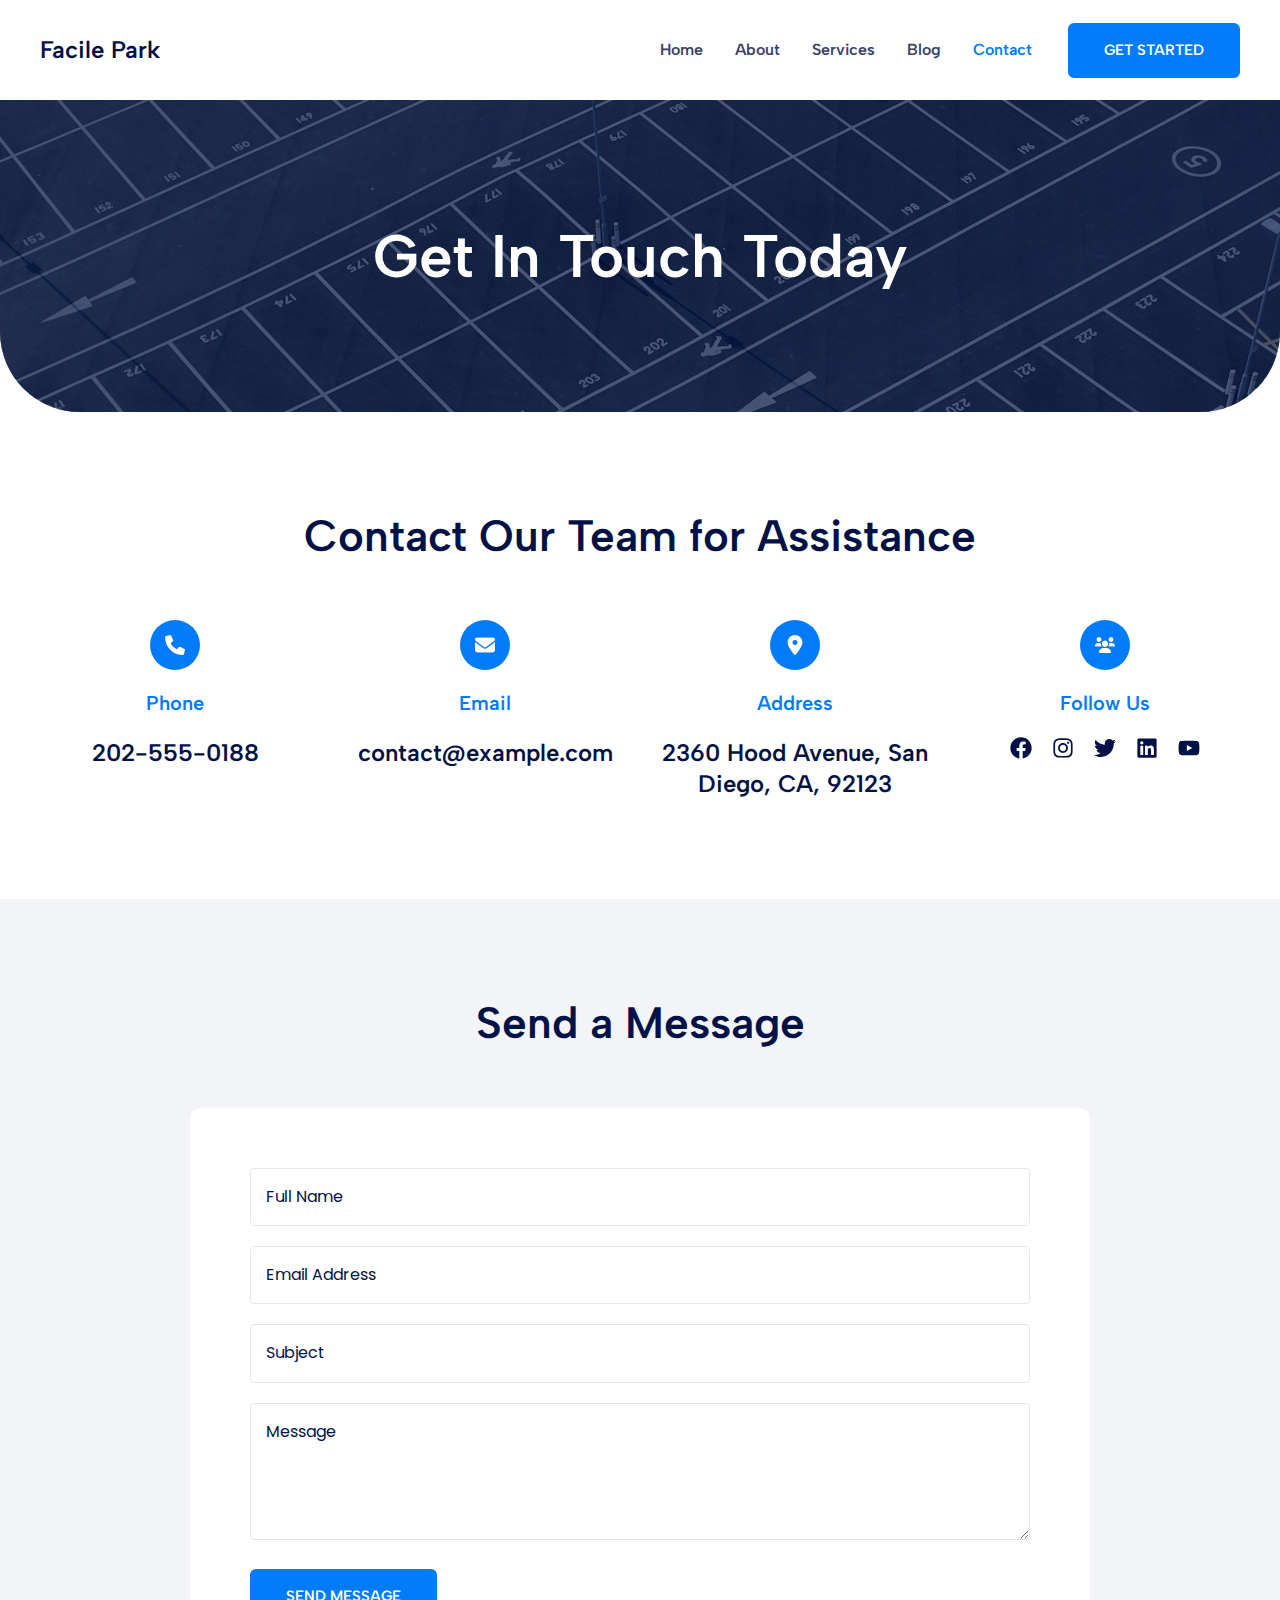
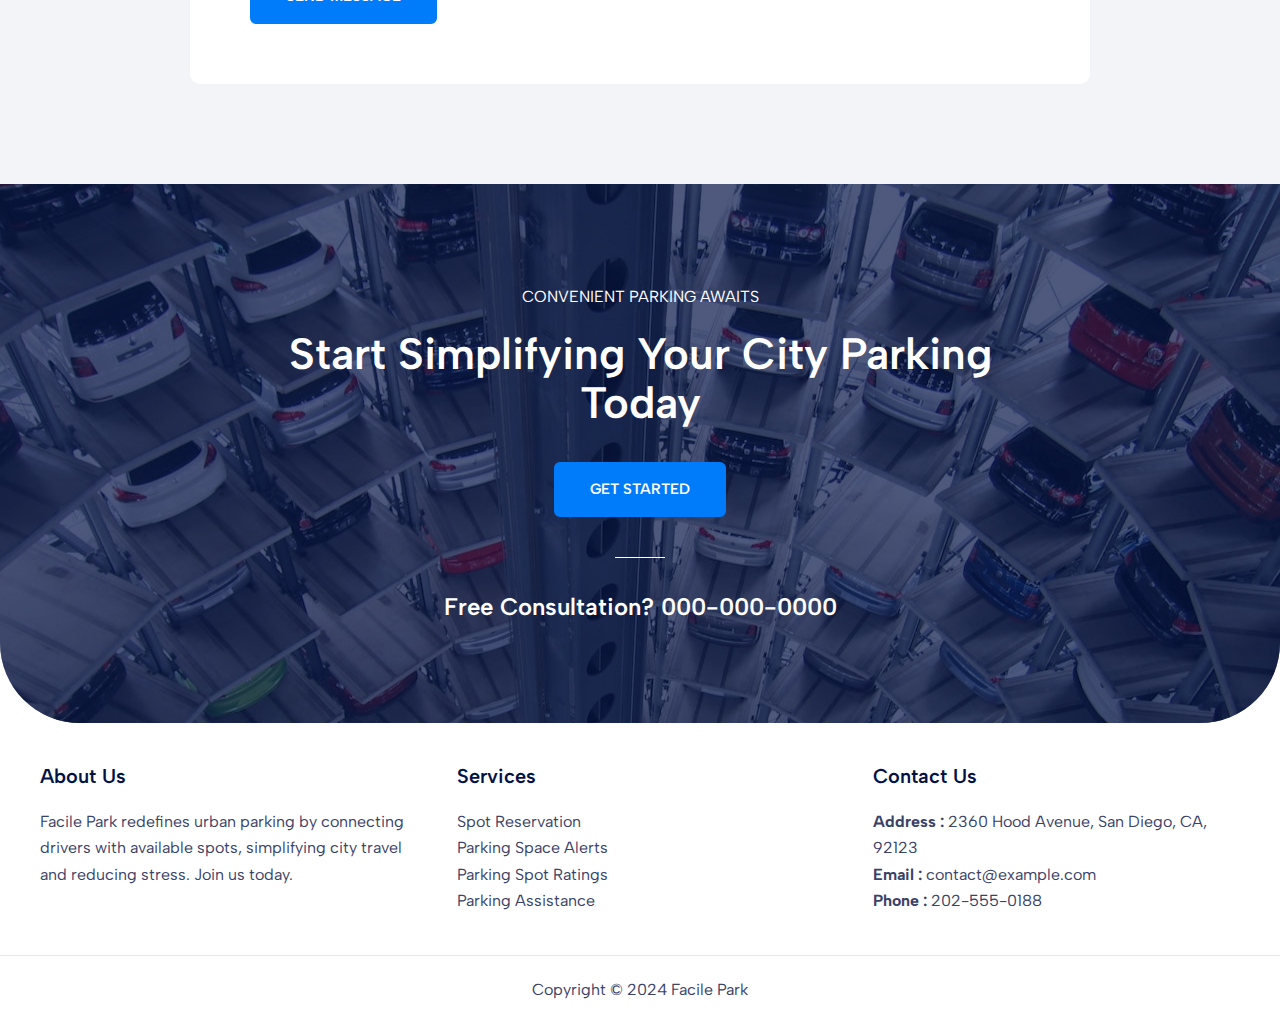
<file: contact/index.html>
<!DOCTYPE html>
<html lang="en-US">
<head>
<meta charset="UTF-8">
<meta name="viewport" content="width=device-width, initial-scale=1">
	 <link rel="profile" href="https://gmpg.org/xfn/11"> 
	 <title>Contact &#8211; Facile Park</title>
<meta name="robots" content="max-image-preview:large">
<link rel="dns-prefetch" href="//fonts.googleapis.com">
<link rel="alternate" type="application/rss+xml" title="Facile Park &raquo; Feed" href="/feed/">
<link rel="alternate" type="application/rss+xml" title="Facile Park &raquo; Comments Feed" href="/comments/feed/">
<script>
window._wpemojiSettings = {"baseUrl":"https:\/\/s.w.org\/images\/core\/emoji\/15.0.3\/72x72\/","ext":".png","svgUrl":"https:\/\/s.w.org\/images\/core\/emoji\/15.0.3\/svg\/","svgExt":".svg","source":{"concatemoji":"\/wp-includes\/js\/wp-emoji-release.min.js?ver=6.5.4"}};
/*! This file is auto-generated */
!function(i,n){var o,s,e;function c(e){try{var t={supportTests:e,timestamp:(new Date).valueOf()};sessionStorage.setItem(o,JSON.stringify(t))}catch(e){}}function p(e,t,n){e.clearRect(0,0,e.canvas.width,e.canvas.height),e.fillText(t,0,0);var t=new Uint32Array(e.getImageData(0,0,e.canvas.width,e.canvas.height).data),r=(e.clearRect(0,0,e.canvas.width,e.canvas.height),e.fillText(n,0,0),new Uint32Array(e.getImageData(0,0,e.canvas.width,e.canvas.height).data));return t.every(function(e,t){return e===r[t]})}function u(e,t,n){switch(t){case"flag":return n(e,"🏳️‍⚧️","🏳️​⚧️")?!1:!n(e,"🇺🇳","🇺​🇳")&&!n(e,"🏴󠁧󠁢󠁥󠁮󠁧󠁿","🏴​󠁧​󠁢​󠁥​󠁮​󠁧​󠁿");case"emoji":return!n(e,"🐦‍⬛","🐦​⬛")}return!1}function f(e,t,n){var r="undefined"!=typeof WorkerGlobalScope&&self instanceof WorkerGlobalScope?new OffscreenCanvas(300,150):i.createElement("canvas"),a=r.getContext("2d",{willReadFrequently:!0}),o=(a.textBaseline="top",a.font="600 32px Arial",{});return e.forEach(function(e){o[e]=t(a,e,n)}),o}function t(e){var t=i.createElement("script");t.src=e,t.defer=!0,i.head.appendChild(t)}"undefined"!=typeof Promise&&(o="wpEmojiSettingsSupports",s=["flag","emoji"],n.supports={everything:!0,everythingExceptFlag:!0},e=new Promise(function(e){i.addEventListener("DOMContentLoaded",e,{once:!0})}),new Promise(function(t){var n=function(){try{var e=JSON.parse(sessionStorage.getItem(o));if("object"==typeof e&&"number"==typeof e.timestamp&&(new Date).valueOf()<e.timestamp+604800&&"object"==typeof e.supportTests)return e.supportTests}catch(e){}return null}();if(!n){if("undefined"!=typeof Worker&&"undefined"!=typeof OffscreenCanvas&&"undefined"!=typeof URL&&URL.createObjectURL&&"undefined"!=typeof Blob)try{var e="postMessage("+f.toString()+"("+[JSON.stringify(s),u.toString(),p.toString()].join(",")+"));",r=new Blob([e],{type:"text/javascript"}),a=new Worker(URL.createObjectURL(r),{name:"wpTestEmojiSupports"});return void(a.onmessage=function(e){c(n=e.data),a.terminate(),t(n)})}catch(e){}c(n=f(s,u,p))}t(n)}).then(function(e){for(var t in e)n.supports[t]=e[t],n.supports.everything=n.supports.everything&&n.supports[t],"flag"!==t&&(n.supports.everythingExceptFlag=n.supports.everythingExceptFlag&&n.supports[t]);n.supports.everythingExceptFlag=n.supports.everythingExceptFlag&&!n.supports.flag,n.DOMReady=!1,n.readyCallback=function(){n.DOMReady=!0}}).then(function(){return e}).then(function(){var e;n.supports.everything||(n.readyCallback(),(e=n.source||{}).concatemoji?t(e.concatemoji):e.wpemoji&&e.twemoji&&(t(e.twemoji),t(e.wpemoji)))}))}((window,document),window._wpemojiSettings);
</script>
<link rel="stylesheet" id="astra-theme-css-css" href="/wp-content/themes/astra/assets/css/minified/main.min.css?ver=4.7.1" media="all">
<style id="astra-theme-css-inline-css">:root{--ast-post-nav-space:0;--ast-container-default-xlg-padding:3em;--ast-container-default-lg-padding:3em;--ast-container-default-slg-padding:2em;--ast-container-default-md-padding:3em;--ast-container-default-sm-padding:3em;--ast-container-default-xs-padding:2.4em;--ast-container-default-xxs-padding:1.8em;--ast-code-block-background:#ECEFF3;--ast-comment-inputs-background:#F9FAFB;--ast-normal-container-width:1200px;--ast-narrow-container-width:750px;--ast-blog-title-font-weight:normal;--ast-blog-meta-weight:inherit;}html{font-size:100%;}a{color:var(--ast-global-color-3);}a:hover,a:focus{color:var(--ast-global-color-1);}body,button,input,select,textarea,.ast-button,.ast-custom-button{font-family:'Albert Sans',sans-serif;font-weight:400;font-size:16px;font-size:1rem;line-height:var(--ast-body-line-height,1.65em);}blockquote{color:var(--ast-global-color-3);}h1,.entry-content h1,h2,.entry-content h2,h3,.entry-content h3,h4,.entry-content h4,h5,.entry-content h5,h6,.entry-content h6,.site-title,.site-title a{font-family:'Albert Sans',sans-serif;font-weight:600;line-height:1.2em;}.ast-site-identity .site-title a{color:var(--ast-global-color-2);}.site-title{font-size:24px;font-size:1.5rem;display:block;}header .custom-logo-link img{max-width:40px;}.astra-logo-svg{width:40px;}.site-header .site-description{font-size:15px;font-size:0.9375rem;display:none;}.entry-title{font-size:22px;font-size:1.375rem;}.archive .ast-article-post .ast-article-inner,.blog .ast-article-post .ast-article-inner,.archive .ast-article-post .ast-article-inner:hover,.blog .ast-article-post .ast-article-inner:hover{overflow:hidden;}h1,.entry-content h1{font-size:60px;font-size:3.75rem;font-weight:600;font-family:'Albert Sans',sans-serif;line-height:1.2em;}h2,.entry-content h2{font-size:44px;font-size:2.75rem;font-weight:600;font-family:'Albert Sans',sans-serif;line-height:1.1em;}h3,.entry-content h3{font-size:24px;font-size:1.5rem;font-weight:600;font-family:'Albert Sans',sans-serif;line-height:1.3em;}h4,.entry-content h4{font-size:22px;font-size:1.375rem;line-height:1.3em;font-weight:600;font-family:'Albert Sans',sans-serif;}h5,.entry-content h5{font-size:20px;font-size:1.25rem;line-height:1.2em;font-weight:600;font-family:'Albert Sans',sans-serif;}h6,.entry-content h6{font-size:15px;font-size:0.9375rem;line-height:1.4em;font-weight:600;font-family:'Albert Sans',sans-serif;text-transform:uppercase;}::selection{background-color:var(--ast-global-color-0);color:#ffffff;}body,h1,.entry-title a,.entry-content h1,h2,.entry-content h2,h3,.entry-content h3,h4,.entry-content h4,h5,.entry-content h5,h6,.entry-content h6{color:var(--ast-global-color-3);}.tagcloud a:hover,.tagcloud a:focus,.tagcloud a.current-item{color:#ffffff;border-color:var(--ast-global-color-3);background-color:var(--ast-global-color-3);}input:focus,input[type="text"]:focus,input[type="email"]:focus,input[type="url"]:focus,input[type="password"]:focus,input[type="reset"]:focus,input[type="search"]:focus,textarea:focus{border-color:var(--ast-global-color-3);}input[type="radio"]:checked,input[type=reset],input[type="checkbox"]:checked,input[type="checkbox"]:hover:checked,input[type="checkbox"]:focus:checked,input[type=range]::-webkit-slider-thumb{border-color:var(--ast-global-color-3);background-color:var(--ast-global-color-3);box-shadow:none;}.site-footer a:hover + .post-count,.site-footer a:focus + .post-count{background:var(--ast-global-color-3);border-color:var(--ast-global-color-3);}.single .nav-links .nav-previous,.single .nav-links .nav-next{color:var(--ast-global-color-3);}.entry-meta,.entry-meta *{line-height:1.45;color:var(--ast-global-color-3);}.entry-meta a:not(.ast-button):hover,.entry-meta a:not(.ast-button):hover *,.entry-meta a:not(.ast-button):focus,.entry-meta a:not(.ast-button):focus *,.page-links > .page-link,.page-links .page-link:hover,.post-navigation a:hover{color:var(--ast-global-color-1);}#cat option,.secondary .calendar_wrap thead a,.secondary .calendar_wrap thead a:visited{color:var(--ast-global-color-3);}.secondary .calendar_wrap #today,.ast-progress-val span{background:var(--ast-global-color-3);}.secondary a:hover + .post-count,.secondary a:focus + .post-count{background:var(--ast-global-color-3);border-color:var(--ast-global-color-3);}.calendar_wrap #today > a{color:#ffffff;}.page-links .page-link,.single .post-navigation a{color:var(--ast-global-color-3);}.ast-search-menu-icon .search-form button.search-submit{padding:0 4px;}.ast-search-menu-icon form.search-form{padding-right:0;}.ast-search-menu-icon.slide-search input.search-field{width:0;}.ast-header-search .ast-search-menu-icon.ast-dropdown-active .search-form,.ast-header-search .ast-search-menu-icon.ast-dropdown-active .search-field:focus{transition:all 0.2s;}.search-form input.search-field:focus{outline:none;}.ast-archive-title{color:var(--ast-global-color-2);}.widget-title,.widget .wp-block-heading{font-size:22px;font-size:1.375rem;color:var(--ast-global-color-2);}.ast-single-post .entry-content a,.ast-comment-content a:not(.ast-comment-edit-reply-wrap a){text-decoration:underline;}.ast-single-post .wp-block-button .wp-block-button__link,.ast-single-post .elementor-button-wrapper .elementor-button,.ast-single-post .entry-content .uagb-tab a,.ast-single-post .entry-content .uagb-ifb-cta a,.ast-single-post .entry-content .wp-block-uagb-buttons a,.ast-single-post .entry-content .uabb-module-content a,.ast-single-post .entry-content .uagb-post-grid a,.ast-single-post .entry-content .uagb-timeline a,.ast-single-post .entry-content .uagb-toc__wrap a,.ast-single-post .entry-content .uagb-taxomony-box a,.ast-single-post .entry-content .woocommerce a,.entry-content .wp-block-latest-posts > li > a,.ast-single-post .entry-content .wp-block-file__button,li.ast-post-filter-single,.ast-single-post .wp-block-buttons .wp-block-button.is-style-outline .wp-block-button__link,.ast-single-post .ast-comment-content .comment-reply-link,.ast-single-post .ast-comment-content .comment-edit-link{text-decoration:none;}.ast-search-menu-icon.slide-search a:focus-visible:focus-visible,.astra-search-icon:focus-visible,#close:focus-visible,a:focus-visible,.ast-menu-toggle:focus-visible,.site .skip-link:focus-visible,.wp-block-loginout input:focus-visible,.wp-block-search.wp-block-search__button-inside .wp-block-search__inside-wrapper,.ast-header-navigation-arrow:focus-visible,.woocommerce .wc-proceed-to-checkout > .checkout-button:focus-visible,.woocommerce .woocommerce-MyAccount-navigation ul li a:focus-visible,.ast-orders-table__row .ast-orders-table__cell:focus-visible,.woocommerce .woocommerce-order-details .order-again > .button:focus-visible,.woocommerce .woocommerce-message a.button.wc-forward:focus-visible,.woocommerce #minus_qty:focus-visible,.woocommerce #plus_qty:focus-visible,a#ast-apply-coupon:focus-visible,.woocommerce .woocommerce-info a:focus-visible,.woocommerce .astra-shop-summary-wrap a:focus-visible,.woocommerce a.wc-forward:focus-visible,#ast-apply-coupon:focus-visible,.woocommerce-js .woocommerce-mini-cart-item a.remove:focus-visible,#close:focus-visible,.button.search-submit:focus-visible,#search_submit:focus,.normal-search:focus-visible,.ast-header-account-wrap:focus-visible{outline-style:dotted;outline-color:inherit;outline-width:thin;}input:focus,input[type="text"]:focus,input[type="email"]:focus,input[type="url"]:focus,input[type="password"]:focus,input[type="reset"]:focus,input[type="search"]:focus,input[type="number"]:focus,textarea:focus,.wp-block-search__input:focus,[data-section="section-header-mobile-trigger"] .ast-button-wrap .ast-mobile-menu-trigger-minimal:focus,.ast-mobile-popup-drawer.active .menu-toggle-close:focus,.woocommerce-ordering select.orderby:focus,#ast-scroll-top:focus,#coupon_code:focus,.woocommerce-page #comment:focus,.woocommerce #reviews #respond input#submit:focus,.woocommerce a.add_to_cart_button:focus,.woocommerce .button.single_add_to_cart_button:focus,.woocommerce .woocommerce-cart-form button:focus,.woocommerce .woocommerce-cart-form__cart-item .quantity .qty:focus,.woocommerce .woocommerce-billing-fields .woocommerce-billing-fields__field-wrapper .woocommerce-input-wrapper > .input-text:focus,.woocommerce #order_comments:focus,.woocommerce #place_order:focus,.woocommerce .woocommerce-address-fields .woocommerce-address-fields__field-wrapper .woocommerce-input-wrapper > .input-text:focus,.woocommerce .woocommerce-MyAccount-content form button:focus,.woocommerce .woocommerce-MyAccount-content .woocommerce-EditAccountForm .woocommerce-form-row .woocommerce-Input.input-text:focus,.woocommerce .ast-woocommerce-container .woocommerce-pagination ul.page-numbers li a:focus,body #content .woocommerce form .form-row .select2-container--default .select2-selection--single:focus,#ast-coupon-code:focus,.woocommerce.woocommerce-js .quantity input[type=number]:focus,.woocommerce-js .woocommerce-mini-cart-item .quantity input[type=number]:focus,.woocommerce p#ast-coupon-trigger:focus{border-style:dotted;border-color:inherit;border-width:thin;}input{outline:none;}.ast-logo-title-inline .site-logo-img{padding-right:1em;}body .ast-oembed-container *{position:absolute;top:0;width:100%;height:100%;left:0;}body .wp-block-embed-pocket-casts .ast-oembed-container *{position:unset;}.ast-single-post-featured-section + article {margin-top: 2em;}.site-content .ast-single-post-featured-section img {width: 100%;overflow: hidden;object-fit: cover;}.site > .ast-single-related-posts-container {margin-top: 0;}@media (min-width: 922px) {.ast-desktop .ast-container--narrow {max-width: var(--ast-narrow-container-width);margin: 0 auto;}}@media (max-width:921.9px){#ast-desktop-header{display:none;}}@media (min-width:922px){#ast-mobile-header{display:none;}}.wp-block-buttons.aligncenter{justify-content:center;}@media (max-width:921px){.ast-theme-transparent-header #primary,.ast-theme-transparent-header #secondary{padding:0;}}@media (max-width:921px){.ast-plain-container.ast-no-sidebar #primary{padding:0;}}.ast-plain-container.ast-no-sidebar #primary{margin-top:0;margin-bottom:0;}@media (min-width:1200px){.ast-plain-container.ast-no-sidebar #primary{margin-top:60px;margin-bottom:60px;}}@media (max-width:921px){.ast-separate-container.ast-single-post.ast-right-sidebar #primary,.ast-separate-container.ast-single-post.ast-left-sidebar #primary,.ast-separate-container.ast-single-post #primary,.ast-plain-container #primary,.ast-narrow-container #primary{margin-top:40px;margin-bottom:20px;}.ast-separate-container.ast-single-post.ast-right-sidebar #primary,.ast-separate-container.ast-single-post.ast-left-sidebar #primary,.ast-separate-container.ast-single-post #primary,.ast-plain-container.ast-single-post #primary,.ast-narrow-container.ast-single-post #primary{margin-top:40px;margin-bottom:20px;}}@media (max-width:544px){.ast-separate-container.ast-single-post.ast-right-sidebar #primary,.ast-separate-container.ast-single-post.ast-left-sidebar #primary,.ast-separate-container.ast-single-post #primary,.ast-plain-container.ast-single-post #primary,.ast-narrow-container.ast-single-post #primary{margin-top:30px;margin-bottom:20px;}}@media (max-width:921px){.ast-separate-container #primary,.ast-narrow-container #primary{padding-top:0px;}}@media (max-width:544px){.ast-separate-container #primary,.ast-narrow-container #primary{padding-top:0px;}}@media (max-width:921px){.ast-separate-container #primary,.ast-narrow-container #primary{padding-bottom:0px;}}@media (max-width:544px){.ast-separate-container #primary,.ast-narrow-container #primary{padding-bottom:0px;}}.wp-block-button.is-style-outline .wp-block-button__link{border-color:var(--ast-global-color-0);border-top-width:2px;border-right-width:2px;border-bottom-width:2px;border-left-width:2px;}div.wp-block-button.is-style-outline > .wp-block-button__link:not(.has-text-color),div.wp-block-button.wp-block-button__link.is-style-outline:not(.has-text-color){color:var(--ast-global-color-0);}.wp-block-button.is-style-outline .wp-block-button__link:hover,.wp-block-buttons .wp-block-button.is-style-outline .wp-block-button__link:focus,.wp-block-buttons .wp-block-button.is-style-outline > .wp-block-button__link:not(.has-text-color):hover,.wp-block-buttons .wp-block-button.wp-block-button__link.is-style-outline:not(.has-text-color):hover{color:#ffffff;background-color:var(--ast-global-color-1);border-color:var(--ast-global-color-1);}.post-page-numbers.current .page-link,.ast-pagination .page-numbers.current{color:#ffffff;border-color:var(--ast-global-color-0);background-color:var(--ast-global-color-0);}.wp-block-button.is-style-outline .wp-block-button__link{border-top-width:2px;border-right-width:2px;border-bottom-width:2px;border-left-width:2px;}.wp-block-buttons .wp-block-button.is-style-outline .wp-block-button__link.wp-element-button,.ast-outline-button,.wp-block-uagb-buttons-child .uagb-buttons-repeater.ast-outline-button{border-color:var(--ast-global-color-0);border-top-width:2px;border-right-width:2px;border-bottom-width:2px;border-left-width:2px;font-family:inherit;font-weight:600;font-size:15px;font-size:0.9375rem;line-height:1em;text-transform:uppercase;padding-top:18px;padding-right:34px;padding-bottom:18px;padding-left:34px;border-top-left-radius:6px;border-top-right-radius:6px;border-bottom-right-radius:6px;border-bottom-left-radius:6px;}.wp-block-buttons .wp-block-button.is-style-outline > .wp-block-button__link:not(.has-text-color),.wp-block-buttons .wp-block-button.wp-block-button__link.is-style-outline:not(.has-text-color),.ast-outline-button{color:var(--ast-global-color-0);}.wp-block-button.is-style-outline .wp-block-button__link:hover,.wp-block-buttons .wp-block-button.is-style-outline .wp-block-button__link:focus,.wp-block-buttons .wp-block-button.is-style-outline > .wp-block-button__link:not(.has-text-color):hover,.wp-block-buttons .wp-block-button.wp-block-button__link.is-style-outline:not(.has-text-color):hover,.ast-outline-button:hover,.ast-outline-button:focus,.wp-block-uagb-buttons-child .uagb-buttons-repeater.ast-outline-button:hover,.wp-block-uagb-buttons-child .uagb-buttons-repeater.ast-outline-button:focus{color:#ffffff;background-color:var(--ast-global-color-1);border-color:var(--ast-global-color-1);}@media (max-width:921px){.wp-block-buttons .wp-block-button.is-style-outline .wp-block-button__link.wp-element-button,.ast-outline-button,.wp-block-uagb-buttons-child .uagb-buttons-repeater.ast-outline-button{padding-top:17px;padding-right:32px;padding-bottom:17px;padding-left:32px;}}@media (max-width:544px){.wp-block-buttons .wp-block-button.is-style-outline .wp-block-button__link.wp-element-button,.ast-outline-button,.wp-block-uagb-buttons-child .uagb-buttons-repeater.ast-outline-button{padding-top:16px;padding-right:26px;padding-bottom:16px;padding-left:26px;}}.entry-content[ast-blocks-layout] > figure{margin-bottom:1em;}h1.widget-title{font-weight:600;}h2.widget-title{font-weight:600;}h3.widget-title{font-weight:600;}#page{display:flex;flex-direction:column;min-height:100vh;}.ast-404-layout-1 h1.page-title{color:var(--ast-global-color-2);}.single .post-navigation a{line-height:1em;height:inherit;}.error-404 .page-sub-title{font-size:1.5rem;font-weight:inherit;}.search .site-content .content-area .search-form{margin-bottom:0;}#page .site-content{flex-grow:1;}.widget{margin-bottom:1.25em;}#secondary li{line-height:1.5em;}#secondary .wp-block-group h2{margin-bottom:0.7em;}#secondary h2{font-size:1.7rem;}.ast-separate-container .ast-article-post,.ast-separate-container .ast-article-single,.ast-separate-container .comment-respond{padding:3em;}.ast-separate-container .ast-article-single .ast-article-single{padding:0;}.ast-article-single .wp-block-post-template-is-layout-grid{padding-left:0;}.ast-separate-container .comments-title,.ast-narrow-container .comments-title{padding:1.5em 2em;}.ast-page-builder-template .comment-form-textarea,.ast-comment-formwrap .ast-grid-common-col{padding:0;}.ast-comment-formwrap{padding:0;display:inline-flex;column-gap:20px;width:100%;margin-left:0;margin-right:0;}.comments-area textarea#comment:focus,.comments-area textarea#comment:active,.comments-area .ast-comment-formwrap input[type="text"]:focus,.comments-area .ast-comment-formwrap input[type="text"]:active {box-shadow:none;outline:none;}.archive.ast-page-builder-template .entry-header{margin-top:2em;}.ast-page-builder-template .ast-comment-formwrap{width:100%;}.entry-title{margin-bottom:0.5em;}.ast-archive-description p{font-size:inherit;font-weight:inherit;line-height:inherit;}.ast-separate-container .ast-comment-list li.depth-1,.hentry{margin-bottom:2em;}@media (min-width:921px){.ast-left-sidebar.ast-page-builder-template #secondary,.archive.ast-right-sidebar.ast-page-builder-template .site-main{padding-left:20px;padding-right:20px;}}@media (max-width:544px){.ast-comment-formwrap.ast-row{column-gap:10px;display:inline-block;}#ast-commentform .ast-grid-common-col{position:relative;width:100%;}}@media (min-width:1201px){.ast-separate-container .ast-article-post,.ast-separate-container .ast-article-single,.ast-separate-container .ast-author-box,.ast-separate-container .ast-404-layout-1,.ast-separate-container .no-results{padding:3em;}}@media (max-width:921px){.ast-separate-container #primary,.ast-separate-container #secondary{padding:1.5em 0;}#primary,#secondary{padding:1.5em 0;margin:0;}.ast-left-sidebar #content > .ast-container{display:flex;flex-direction:column-reverse;width:100%;}}@media (min-width:922px){.ast-separate-container.ast-right-sidebar #primary,.ast-separate-container.ast-left-sidebar #primary{border:0;}.search-no-results.ast-separate-container #primary{margin-bottom:4em;}}.wp-block-button .wp-block-button__link{color:#ffffff;}.wp-block-button .wp-block-button__link:hover,.wp-block-button .wp-block-button__link:focus{color:#ffffff;background-color:var(--ast-global-color-1);border-color:var(--ast-global-color-1);}.wp-block-button .wp-block-button__link,.wp-block-search .wp-block-search__button,body .wp-block-file .wp-block-file__button{border-style:solid;border-top-width:2px;border-right-width:2px;border-left-width:2px;border-bottom-width:2px;border-color:var(--ast-global-color-0);background-color:var(--ast-global-color-0);color:#ffffff;font-family:inherit;font-weight:600;line-height:1em;text-transform:uppercase;font-size:15px;font-size:0.9375rem;border-top-left-radius:6px;border-top-right-radius:6px;border-bottom-right-radius:6px;border-bottom-left-radius:6px;padding-top:18px;padding-right:34px;padding-bottom:18px;padding-left:34px;}@media (max-width:921px){.wp-block-button .wp-block-button__link,.wp-block-search .wp-block-search__button,body .wp-block-file .wp-block-file__button{padding-top:17px;padding-right:32px;padding-bottom:17px;padding-left:32px;border-top-left-radius:6px;border-top-right-radius:6px;border-bottom-right-radius:6px;border-bottom-left-radius:6px;}}@media (max-width:544px){.wp-block-button .wp-block-button__link,.wp-block-search .wp-block-search__button,body .wp-block-file .wp-block-file__button{padding-top:16px;padding-right:26px;padding-bottom:16px;padding-left:26px;border-top-left-radius:6px;border-top-right-radius:6px;border-bottom-right-radius:6px;border-bottom-left-radius:6px;}}.menu-toggle,button,.ast-button,.ast-custom-button,.button,input#submit,input[type="button"],input[type="submit"],input[type="reset"],form[CLASS*="wp-block-search__"].wp-block-search .wp-block-search__inside-wrapper .wp-block-search__button,body .wp-block-file .wp-block-file__button,.search .search-submit,.woocommerce-js a.button,.woocommerce button.button,.woocommerce .woocommerce-message a.button,.woocommerce #respond input#submit.alt,.woocommerce input.button.alt,.woocommerce input.button,.woocommerce input.button:disabled,.woocommerce input.button:disabled[disabled],.woocommerce input.button:disabled:hover,.woocommerce input.button:disabled[disabled]:hover,.woocommerce #respond input#submit,.woocommerce button.button.alt.disabled,.wc-block-grid__products .wc-block-grid__product .wp-block-button__link,.wc-block-grid__product-onsale,[CLASS*="wc-block"] button,.woocommerce-js .astra-cart-drawer .astra-cart-drawer-content .woocommerce-mini-cart__buttons .button:not(.checkout):not(.ast-continue-shopping),.woocommerce-js .astra-cart-drawer .astra-cart-drawer-content .woocommerce-mini-cart__buttons a.checkout,.woocommerce button.button.alt.disabled.wc-variation-selection-needed,[CLASS*="wc-block"] .wc-block-components-button{border-style:solid;border-top-width:2px;border-right-width:2px;border-left-width:2px;border-bottom-width:2px;color:#ffffff;border-color:var(--ast-global-color-0);background-color:var(--ast-global-color-0);padding-top:18px;padding-right:34px;padding-bottom:18px;padding-left:34px;font-family:inherit;font-weight:600;font-size:15px;font-size:0.9375rem;line-height:1em;text-transform:uppercase;border-top-left-radius:6px;border-top-right-radius:6px;border-bottom-right-radius:6px;border-bottom-left-radius:6px;}button:focus,.menu-toggle:hover,button:hover,.ast-button:hover,.ast-custom-button:hover .button:hover,.ast-custom-button:hover ,input[type=reset]:hover,input[type=reset]:focus,input#submit:hover,input#submit:focus,input[type="button"]:hover,input[type="button"]:focus,input[type="submit"]:hover,input[type="submit"]:focus,form[CLASS*="wp-block-search__"].wp-block-search .wp-block-search__inside-wrapper .wp-block-search__button:hover,form[CLASS*="wp-block-search__"].wp-block-search .wp-block-search__inside-wrapper .wp-block-search__button:focus,body .wp-block-file .wp-block-file__button:hover,body .wp-block-file .wp-block-file__button:focus,.woocommerce-js a.button:hover,.woocommerce button.button:hover,.woocommerce .woocommerce-message a.button:hover,.woocommerce #respond input#submit:hover,.woocommerce #respond input#submit.alt:hover,.woocommerce input.button.alt:hover,.woocommerce input.button:hover,.woocommerce button.button.alt.disabled:hover,.wc-block-grid__products .wc-block-grid__product .wp-block-button__link:hover,[CLASS*="wc-block"] button:hover,.woocommerce-js .astra-cart-drawer .astra-cart-drawer-content .woocommerce-mini-cart__buttons .button:not(.checkout):not(.ast-continue-shopping):hover,.woocommerce-js .astra-cart-drawer .astra-cart-drawer-content .woocommerce-mini-cart__buttons a.checkout:hover,.woocommerce button.button.alt.disabled.wc-variation-selection-needed:hover,[CLASS*="wc-block"] .wc-block-components-button:hover,[CLASS*="wc-block"] .wc-block-components-button:focus{color:#ffffff;background-color:var(--ast-global-color-1);border-color:var(--ast-global-color-1);}form[CLASS*="wp-block-search__"].wp-block-search .wp-block-search__inside-wrapper .wp-block-search__button.has-icon{padding-top:calc(18px - 3px);padding-right:calc(34px - 3px);padding-bottom:calc(18px - 3px);padding-left:calc(34px - 3px);}@media (max-width:921px){.menu-toggle,button,.ast-button,.ast-custom-button,.button,input#submit,input[type="button"],input[type="submit"],input[type="reset"],form[CLASS*="wp-block-search__"].wp-block-search .wp-block-search__inside-wrapper .wp-block-search__button,body .wp-block-file .wp-block-file__button,.search .search-submit,.woocommerce-js a.button,.woocommerce button.button,.woocommerce .woocommerce-message a.button,.woocommerce #respond input#submit.alt,.woocommerce input.button.alt,.woocommerce input.button,.woocommerce input.button:disabled,.woocommerce input.button:disabled[disabled],.woocommerce input.button:disabled:hover,.woocommerce input.button:disabled[disabled]:hover,.woocommerce #respond input#submit,.woocommerce button.button.alt.disabled,.wc-block-grid__products .wc-block-grid__product .wp-block-button__link,.wc-block-grid__product-onsale,[CLASS*="wc-block"] button,.woocommerce-js .astra-cart-drawer .astra-cart-drawer-content .woocommerce-mini-cart__buttons .button:not(.checkout):not(.ast-continue-shopping),.woocommerce-js .astra-cart-drawer .astra-cart-drawer-content .woocommerce-mini-cart__buttons a.checkout,.woocommerce button.button.alt.disabled.wc-variation-selection-needed,[CLASS*="wc-block"] .wc-block-components-button{padding-top:17px;padding-right:32px;padding-bottom:17px;padding-left:32px;border-top-left-radius:6px;border-top-right-radius:6px;border-bottom-right-radius:6px;border-bottom-left-radius:6px;}}@media (max-width:544px){.menu-toggle,button,.ast-button,.ast-custom-button,.button,input#submit,input[type="button"],input[type="submit"],input[type="reset"],form[CLASS*="wp-block-search__"].wp-block-search .wp-block-search__inside-wrapper .wp-block-search__button,body .wp-block-file .wp-block-file__button,.search .search-submit,.woocommerce-js a.button,.woocommerce button.button,.woocommerce .woocommerce-message a.button,.woocommerce #respond input#submit.alt,.woocommerce input.button.alt,.woocommerce input.button,.woocommerce input.button:disabled,.woocommerce input.button:disabled[disabled],.woocommerce input.button:disabled:hover,.woocommerce input.button:disabled[disabled]:hover,.woocommerce #respond input#submit,.woocommerce button.button.alt.disabled,.wc-block-grid__products .wc-block-grid__product .wp-block-button__link,.wc-block-grid__product-onsale,[CLASS*="wc-block"] button,.woocommerce-js .astra-cart-drawer .astra-cart-drawer-content .woocommerce-mini-cart__buttons .button:not(.checkout):not(.ast-continue-shopping),.woocommerce-js .astra-cart-drawer .astra-cart-drawer-content .woocommerce-mini-cart__buttons a.checkout,.woocommerce button.button.alt.disabled.wc-variation-selection-needed,[CLASS*="wc-block"] .wc-block-components-button{padding-top:16px;padding-right:26px;padding-bottom:16px;padding-left:26px;border-top-left-radius:6px;border-top-right-radius:6px;border-bottom-right-radius:6px;border-bottom-left-radius:6px;}}@media (max-width:921px){.ast-mobile-header-stack .main-header-bar .ast-search-menu-icon{display:inline-block;}.ast-header-break-point.ast-header-custom-item-outside .ast-mobile-header-stack .main-header-bar .ast-search-icon{margin:0;}.ast-comment-avatar-wrap img{max-width:2.5em;}.ast-comment-meta{padding:0 1.8888em 1.3333em;}.ast-separate-container .ast-comment-list li.depth-1{padding:1.5em 2.14em;}.ast-separate-container .comment-respond{padding:2em 2.14em;}}@media (min-width:544px){.ast-container{max-width:100%;}}@media (max-width:544px){.ast-separate-container .ast-article-post,.ast-separate-container .ast-article-single,.ast-separate-container .comments-title,.ast-separate-container .ast-archive-description{padding:1.5em 1em;}.ast-separate-container #content .ast-container{padding-left:0.54em;padding-right:0.54em;}.ast-separate-container .ast-comment-list .bypostauthor{padding:.5em;}.ast-search-menu-icon.ast-dropdown-active .search-field{width:170px;}}.ast-separate-container{background-color:var(--ast-global-color-4);;background-image:none;;}@media (max-width:921px){.site-title{font-size:20px;font-size:1.25rem;display:block;}.site-header .site-description{display:none;}.entry-title{font-size:22px;font-size:1.375rem;}h1,.entry-content h1{font-size:50px;}h2,.entry-content h2{font-size:35px;}h3,.entry-content h3{font-size:22px;}h4,.entry-content h4{font-size:20px;font-size:1.25rem;}h5,.entry-content h5{font-size:18px;font-size:1.125rem;}h6,.entry-content h6{font-size:14px;font-size:0.875rem;}body,.ast-separate-container{background-color:var(--ast-global-color-4);;background-image:none;;}}@media (max-width:544px){.site-title{font-size:20px;font-size:1.25rem;display:block;}.site-header .site-description{display:none;}.entry-title{font-size:20px;font-size:1.25rem;}h1,.entry-content h1{font-size:35px;}h2,.entry-content h2{font-size:28px;}h3,.entry-content h3{font-size:22px;}h4,.entry-content h4{font-size:20px;font-size:1.25rem;}h5,.entry-content h5{font-size:17px;font-size:1.0625rem;}h6,.entry-content h6{font-size:14px;font-size:0.875rem;}.astra-logo-svg:not(.sticky-custom-logo .astra-logo-svg,.transparent-custom-logo .astra-logo-svg,.advanced-header-logo .astra-logo-svg){height:41px;}body,.ast-separate-container{background-color:var(--ast-global-color-4);;background-image:none;;}}@media (max-width:921px){html{font-size:91.2%;}}@media (max-width:544px){html{font-size:91.2%;}}@media (min-width:922px){.ast-container{max-width:1240px;}}@media (min-width:922px){.site-content .ast-container{display:flex;}}@media (max-width:921px){.site-content .ast-container{flex-direction:column;}}@media (min-width:922px){.main-header-menu .sub-menu .menu-item.ast-left-align-sub-menu:hover > .sub-menu,.main-header-menu .sub-menu .menu-item.ast-left-align-sub-menu.focus > .sub-menu{margin-left:-0px;}}.entry-content li > p{margin-bottom:0;}.site .comments-area{padding-top:2em;padding-bottom:3em;}.wp-block-file {display: flex;align-items: center;flex-wrap: wrap;justify-content: space-between;}.wp-block-pullquote {border: none;}.wp-block-pullquote blockquote::before {content: "\201D";font-family: "Helvetica",sans-serif;display: flex;transform: rotate( 180deg );font-size: 6rem;font-style: normal;line-height: 1;font-weight: bold;align-items: center;justify-content: center;}.has-text-align-right > blockquote::before {justify-content: flex-start;}.has-text-align-left > blockquote::before {justify-content: flex-end;}figure.wp-block-pullquote.is-style-solid-color blockquote {max-width: 100%;text-align: inherit;}html body {--wp--custom--ast-default-block-top-padding: 3em;--wp--custom--ast-default-block-right-padding: 3em;--wp--custom--ast-default-block-bottom-padding: 3em;--wp--custom--ast-default-block-left-padding: 3em;--wp--custom--ast-container-width: 1200px;--wp--custom--ast-content-width-size: 1200px;--wp--custom--ast-wide-width-size: calc(1200px + var(--wp--custom--ast-default-block-left-padding) + var(--wp--custom--ast-default-block-right-padding));}.ast-narrow-container {--wp--custom--ast-content-width-size: 750px;--wp--custom--ast-wide-width-size: 750px;}@media(max-width: 921px) {html body {--wp--custom--ast-default-block-top-padding: 3em;--wp--custom--ast-default-block-right-padding: 2em;--wp--custom--ast-default-block-bottom-padding: 3em;--wp--custom--ast-default-block-left-padding: 2em;}}@media(max-width: 544px) {html body {--wp--custom--ast-default-block-top-padding: 3em;--wp--custom--ast-default-block-right-padding: 1.5em;--wp--custom--ast-default-block-bottom-padding: 3em;--wp--custom--ast-default-block-left-padding: 1.5em;}}.entry-content > .wp-block-group,.entry-content > .wp-block-cover,.entry-content > .wp-block-columns {padding-top: var(--wp--custom--ast-default-block-top-padding);padding-right: var(--wp--custom--ast-default-block-right-padding);padding-bottom: var(--wp--custom--ast-default-block-bottom-padding);padding-left: var(--wp--custom--ast-default-block-left-padding);}.ast-plain-container.ast-no-sidebar .entry-content > .alignfull,.ast-page-builder-template .ast-no-sidebar .entry-content > .alignfull {margin-left: calc( -50vw + 50%);margin-right: calc( -50vw + 50%);max-width: 100vw;width: 100vw;}.ast-plain-container.ast-no-sidebar .entry-content .alignfull .alignfull,.ast-page-builder-template.ast-no-sidebar .entry-content .alignfull .alignfull,.ast-plain-container.ast-no-sidebar .entry-content .alignfull .alignwide,.ast-page-builder-template.ast-no-sidebar .entry-content .alignfull .alignwide,.ast-plain-container.ast-no-sidebar .entry-content .alignwide .alignfull,.ast-page-builder-template.ast-no-sidebar .entry-content .alignwide .alignfull,.ast-plain-container.ast-no-sidebar .entry-content .alignwide .alignwide,.ast-page-builder-template.ast-no-sidebar .entry-content .alignwide .alignwide,.ast-plain-container.ast-no-sidebar .entry-content .wp-block-column .alignfull,.ast-page-builder-template.ast-no-sidebar .entry-content .wp-block-column .alignfull,.ast-plain-container.ast-no-sidebar .entry-content .wp-block-column .alignwide,.ast-page-builder-template.ast-no-sidebar .entry-content .wp-block-column .alignwide {margin-left: auto;margin-right: auto;width: 100%;}[ast-blocks-layout] .wp-block-separator:not(.is-style-dots) {height: 0;}[ast-blocks-layout] .wp-block-separator {margin: 20px auto;}[ast-blocks-layout] .wp-block-separator:not(.is-style-wide):not(.is-style-dots) {max-width: 100px;}[ast-blocks-layout] .wp-block-separator.has-background {padding: 0;}.entry-content[ast-blocks-layout] > * {max-width: var(--wp--custom--ast-content-width-size);margin-left: auto;margin-right: auto;}.entry-content[ast-blocks-layout] > .alignwide {max-width: var(--wp--custom--ast-wide-width-size);}.entry-content[ast-blocks-layout] .alignfull {max-width: none;}.entry-content .wp-block-columns {margin-bottom: 0;}blockquote {margin: 1.5em;border-color: rgba(0,0,0,0.05);}.wp-block-quote:not(.has-text-align-right):not(.has-text-align-center) {border-left: 5px solid rgba(0,0,0,0.05);}.has-text-align-right > blockquote,blockquote.has-text-align-right {border-right: 5px solid rgba(0,0,0,0.05);}.has-text-align-left > blockquote,blockquote.has-text-align-left {border-left: 5px solid rgba(0,0,0,0.05);}.wp-block-site-tagline,.wp-block-latest-posts .read-more {margin-top: 15px;}.wp-block-loginout p label {display: block;}.wp-block-loginout p:not(.login-remember):not(.login-submit) input {width: 100%;}.wp-block-loginout input:focus {border-color: transparent;}.wp-block-loginout input:focus {outline: thin dotted;}.entry-content .wp-block-media-text .wp-block-media-text__content {padding: 0 0 0 8%;}.entry-content .wp-block-media-text.has-media-on-the-right .wp-block-media-text__content {padding: 0 8% 0 0;}.entry-content .wp-block-media-text.has-background .wp-block-media-text__content {padding: 8%;}.entry-content .wp-block-cover:not([class*="background-color"]) .wp-block-cover__inner-container,.entry-content .wp-block-cover:not([class*="background-color"]) .wp-block-cover-image-text,.entry-content .wp-block-cover:not([class*="background-color"]) .wp-block-cover-text,.entry-content .wp-block-cover-image:not([class*="background-color"]) .wp-block-cover__inner-container,.entry-content .wp-block-cover-image:not([class*="background-color"]) .wp-block-cover-image-text,.entry-content .wp-block-cover-image:not([class*="background-color"]) .wp-block-cover-text {color: var(--ast-global-color-5);}.wp-block-loginout .login-remember input {width: 1.1rem;height: 1.1rem;margin: 0 5px 4px 0;vertical-align: middle;}.wp-block-latest-posts > li > *:first-child,.wp-block-latest-posts:not(.is-grid) > li:first-child {margin-top: 0;}.wp-block-search__inside-wrapper .wp-block-search__input {padding: 0 10px;color: var(--ast-global-color-3);background: var(--ast-global-color-5);border-color: var(--ast-border-color);}.wp-block-latest-posts .read-more {margin-bottom: 1.5em;}.wp-block-search__no-button .wp-block-search__inside-wrapper .wp-block-search__input {padding-top: 5px;padding-bottom: 5px;}.wp-block-latest-posts .wp-block-latest-posts__post-date,.wp-block-latest-posts .wp-block-latest-posts__post-author {font-size: 1rem;}.wp-block-latest-posts > li > *,.wp-block-latest-posts:not(.is-grid) > li {margin-top: 12px;margin-bottom: 12px;}.ast-page-builder-template .entry-content[ast-blocks-layout] > *,.ast-page-builder-template .entry-content[ast-blocks-layout] > .alignfull > * {max-width: none;}.ast-page-builder-template .entry-content[ast-blocks-layout] > .alignwide > * {max-width: var(--wp--custom--ast-wide-width-size);}.ast-page-builder-template .entry-content[ast-blocks-layout] > .inherit-container-width > *,.ast-page-builder-template .entry-content[ast-blocks-layout] > * > *,.entry-content[ast-blocks-layout] > .wp-block-cover .wp-block-cover__inner-container {max-width: var(--wp--custom--ast-content-width-size);margin-left: auto;margin-right: auto;}.entry-content[ast-blocks-layout] .wp-block-cover:not(.alignleft):not(.alignright) {width: auto;}@media(max-width: 1200px) {.ast-separate-container .entry-content > .alignfull,.ast-separate-container .entry-content[ast-blocks-layout] > .alignwide,.ast-plain-container .entry-content[ast-blocks-layout] > .alignwide,.ast-plain-container .entry-content .alignfull {margin-left: calc(-1 * min(var(--ast-container-default-xlg-padding),20px)) ;margin-right: calc(-1 * min(var(--ast-container-default-xlg-padding),20px));}}@media(min-width: 1201px) {.ast-separate-container .entry-content > .alignfull {margin-left: calc(-1 * var(--ast-container-default-xlg-padding) );margin-right: calc(-1 * var(--ast-container-default-xlg-padding) );}.ast-separate-container .entry-content[ast-blocks-layout] > .alignwide,.ast-plain-container .entry-content[ast-blocks-layout] > .alignwide {margin-left: calc(-1 * var(--wp--custom--ast-default-block-left-padding) );margin-right: calc(-1 * var(--wp--custom--ast-default-block-right-padding) );}}@media(min-width: 921px) {.ast-separate-container .entry-content .wp-block-group.alignwide:not(.inherit-container-width) > :where(:not(.alignleft):not(.alignright)),.ast-plain-container .entry-content .wp-block-group.alignwide:not(.inherit-container-width) > :where(:not(.alignleft):not(.alignright)) {max-width: calc( var(--wp--custom--ast-content-width-size) + 80px );}.ast-plain-container.ast-right-sidebar .entry-content[ast-blocks-layout] .alignfull,.ast-plain-container.ast-left-sidebar .entry-content[ast-blocks-layout] .alignfull {margin-left: -60px;margin-right: -60px;}}@media(min-width: 544px) {.entry-content > .alignleft {margin-right: 20px;}.entry-content > .alignright {margin-left: 20px;}}@media (max-width:544px){.wp-block-columns .wp-block-column:not(:last-child){margin-bottom:20px;}.wp-block-latest-posts{margin:0;}}@media( max-width: 600px ) {.entry-content .wp-block-media-text .wp-block-media-text__content,.entry-content .wp-block-media-text.has-media-on-the-right .wp-block-media-text__content {padding: 8% 0 0;}.entry-content .wp-block-media-text.has-background .wp-block-media-text__content {padding: 8%;}}.ast-page-builder-template .entry-header {padding-left: 0;}.ast-narrow-container .site-content .wp-block-uagb-image--align-full .wp-block-uagb-image__figure {max-width: 100%;margin-left: auto;margin-right: auto;}.entry-content ul,.entry-content ol {padding: revert;margin: revert;}:root .has-ast-global-color-0-color{color:var(--ast-global-color-0);}:root .has-ast-global-color-0-background-color{background-color:var(--ast-global-color-0);}:root .wp-block-button .has-ast-global-color-0-color{color:var(--ast-global-color-0);}:root .wp-block-button .has-ast-global-color-0-background-color{background-color:var(--ast-global-color-0);}:root .has-ast-global-color-1-color{color:var(--ast-global-color-1);}:root .has-ast-global-color-1-background-color{background-color:var(--ast-global-color-1);}:root .wp-block-button .has-ast-global-color-1-color{color:var(--ast-global-color-1);}:root .wp-block-button .has-ast-global-color-1-background-color{background-color:var(--ast-global-color-1);}:root .has-ast-global-color-2-color{color:var(--ast-global-color-2);}:root .has-ast-global-color-2-background-color{background-color:var(--ast-global-color-2);}:root .wp-block-button .has-ast-global-color-2-color{color:var(--ast-global-color-2);}:root .wp-block-button .has-ast-global-color-2-background-color{background-color:var(--ast-global-color-2);}:root .has-ast-global-color-3-color{color:var(--ast-global-color-3);}:root .has-ast-global-color-3-background-color{background-color:var(--ast-global-color-3);}:root .wp-block-button .has-ast-global-color-3-color{color:var(--ast-global-color-3);}:root .wp-block-button .has-ast-global-color-3-background-color{background-color:var(--ast-global-color-3);}:root .has-ast-global-color-4-color{color:var(--ast-global-color-4);}:root .has-ast-global-color-4-background-color{background-color:var(--ast-global-color-4);}:root .wp-block-button .has-ast-global-color-4-color{color:var(--ast-global-color-4);}:root .wp-block-button .has-ast-global-color-4-background-color{background-color:var(--ast-global-color-4);}:root .has-ast-global-color-5-color{color:var(--ast-global-color-5);}:root .has-ast-global-color-5-background-color{background-color:var(--ast-global-color-5);}:root .wp-block-button .has-ast-global-color-5-color{color:var(--ast-global-color-5);}:root .wp-block-button .has-ast-global-color-5-background-color{background-color:var(--ast-global-color-5);}:root .has-ast-global-color-6-color{color:var(--ast-global-color-6);}:root .has-ast-global-color-6-background-color{background-color:var(--ast-global-color-6);}:root .wp-block-button .has-ast-global-color-6-color{color:var(--ast-global-color-6);}:root .wp-block-button .has-ast-global-color-6-background-color{background-color:var(--ast-global-color-6);}:root .has-ast-global-color-7-color{color:var(--ast-global-color-7);}:root .has-ast-global-color-7-background-color{background-color:var(--ast-global-color-7);}:root .wp-block-button .has-ast-global-color-7-color{color:var(--ast-global-color-7);}:root .wp-block-button .has-ast-global-color-7-background-color{background-color:var(--ast-global-color-7);}:root .has-ast-global-color-8-color{color:var(--ast-global-color-8);}:root .has-ast-global-color-8-background-color{background-color:var(--ast-global-color-8);}:root .wp-block-button .has-ast-global-color-8-color{color:var(--ast-global-color-8);}:root .wp-block-button .has-ast-global-color-8-background-color{background-color:var(--ast-global-color-8);}:root{--ast-global-color-0:#007cfb;--ast-global-color-1:#006edc;--ast-global-color-2:#031246;--ast-global-color-3:#3a4268;--ast-global-color-4:#f3f4f8;--ast-global-color-5:#ffffff;--ast-global-color-6:#e2e8f0;--ast-global-color-7:#031246;--ast-global-color-8:#94a3b8;}:root {--ast-border-color : var(--ast-global-color-6);}.site .site-content #primary{margin-top:0px;margin-bottom:0px;margin-left:0px;margin-right:0px;}.site .site-content #primary .ast-article-single,.ast-separate-container .site-content #secondary .widget{padding-top:0px;padding-bottom:0px;padding-left:0px;padding-right:0px;}@media (max-width:921px){.site .site-content #primary{margin-top:0px;margin-bottom:0px;margin-left:0px;margin-right:0px;}.site .site-content #primary .ast-article-single,.ast-separate-container .site-content #secondary .widget{padding-top:0px;padding-bottom:0px;padding-left:0px;padding-right:0px;}}@media (max-width:544px){.site .site-content #primary{margin-top:0px;margin-bottom:0px;margin-left:0px;margin-right:0px;}.site .site-content #primary .ast-article-single,.ast-separate-container .site-content #secondary .widget{padding-top:0px;padding-bottom:0px;padding-left:0px;padding-right:0px;}}.ast-single-entry-banner {-js-display: flex;display: flex;flex-direction: column;justify-content: center;text-align: center;position: relative;background: #eeeeee;}.ast-single-entry-banner[data-banner-layout="layout-1"] {max-width: 1200px;background: inherit;padding: 20px 0;}.ast-single-entry-banner[data-banner-width-type="custom"] {margin: 0 auto;width: 100%;}.ast-single-entry-banner + .site-content .entry-header {margin-bottom: 0;}.site .ast-author-avatar {--ast-author-avatar-size: ;}a.ast-underline-text {text-decoration: underline;}.ast-container > .ast-terms-link {position: relative;display: block;}a.ast-button.ast-badge-tax {padding: 4px 8px;border-radius: 3px;font-size: inherit;}header.entry-header:not(.related-entry-header) .entry-title{font-weight:600;font-size:32px;font-size:2rem;}header.entry-header:not(.related-entry-header) > *:not(:last-child){margin-bottom:10px;}.ast-archive-entry-banner {-js-display: flex;display: flex;flex-direction: column;justify-content: center;text-align: center;position: relative;background: #eeeeee;}.ast-archive-entry-banner[data-banner-width-type="custom"] {margin: 0 auto;width: 100%;}.ast-archive-entry-banner[data-banner-layout="layout-1"] {background: inherit;padding: 20px 0;text-align: left;}body.archive .ast-archive-description{max-width:1200px;width:100%;text-align:left;padding-top:3em;padding-right:3em;padding-bottom:3em;padding-left:3em;}body.archive .ast-archive-description .ast-archive-title,body.archive .ast-archive-description .ast-archive-title *{font-weight:600;font-size:32px;font-size:2rem;}body.archive .ast-archive-description > *:not(:last-child){margin-bottom:10px;}@media (max-width:921px){body.archive .ast-archive-description{text-align:left;}}@media (max-width:544px){body.archive .ast-archive-description{text-align:left;}}.ast-breadcrumbs .trail-browse,.ast-breadcrumbs .trail-items,.ast-breadcrumbs .trail-items li{display:inline-block;margin:0;padding:0;border:none;background:inherit;text-indent:0;text-decoration:none;}.ast-breadcrumbs .trail-browse{font-size:inherit;font-style:inherit;font-weight:inherit;color:inherit;}.ast-breadcrumbs .trail-items{list-style:none;}.trail-items li::after{padding:0 0.3em;content:"\00bb";}.trail-items li:last-of-type::after{display:none;}h1,.entry-content h1,h2,.entry-content h2,h3,.entry-content h3,h4,.entry-content h4,h5,.entry-content h5,h6,.entry-content h6{color:var(--ast-global-color-2);}.entry-title a{color:var(--ast-global-color-2);}@media (max-width:921px){.ast-builder-grid-row-container.ast-builder-grid-row-tablet-3-firstrow .ast-builder-grid-row > *:first-child,.ast-builder-grid-row-container.ast-builder-grid-row-tablet-3-lastrow .ast-builder-grid-row > *:last-child{grid-column:1 / -1;}}@media (max-width:544px){.ast-builder-grid-row-container.ast-builder-grid-row-mobile-3-firstrow .ast-builder-grid-row > *:first-child,.ast-builder-grid-row-container.ast-builder-grid-row-mobile-3-lastrow .ast-builder-grid-row > *:last-child{grid-column:1 / -1;}}.ast-builder-layout-element[data-section="title_tagline"]{display:flex;}@media (max-width:921px){.ast-header-break-point .ast-builder-layout-element[data-section="title_tagline"]{display:flex;}}@media (max-width:544px){.ast-header-break-point .ast-builder-layout-element[data-section="title_tagline"]{display:flex;}}[data-section*="section-hb-button-"] .menu-link{display:none;}.ast-header-button-1[data-section*="section-hb-button-"] .ast-builder-button-wrap .ast-custom-button{font-weight:600;font-size:15px;font-size:0.9375rem;line-height:1em;}.ast-header-button-1 .ast-custom-button{color:#ffffff;background:var(--ast-global-color-0);border-color:var(--ast-global-color-0);border-top-width:2px;border-bottom-width:2px;border-left-width:2px;border-right-width:2px;border-top-left-radius:6px;border-top-right-radius:6px;border-bottom-right-radius:6px;border-bottom-left-radius:6px;}.ast-header-button-1 .ast-custom-button:hover{color:#ffffff;background:var(--ast-global-color-1);border-color:var(--ast-global-color-1);}.ast-header-button-1[data-section*="section-hb-button-"] .ast-builder-button-wrap .ast-custom-button{padding-top:18px;padding-bottom:18px;padding-left:34px;padding-right:34px;}.ast-header-button-1[data-section="section-hb-button-1"]{display:flex;}@media (max-width:921px){.ast-header-break-point .ast-header-button-1[data-section="section-hb-button-1"]{display:flex;}}@media (max-width:544px){.ast-header-break-point .ast-header-button-1[data-section="section-hb-button-1"]{display:flex;}}.ast-builder-menu-1{font-family:inherit;font-weight:600;}.ast-builder-menu-1 .menu-item > .menu-link{font-size:16px;font-size:1rem;color:var(--ast-global-color-3);text-decoration:initial;}.ast-builder-menu-1 .menu-item > .ast-menu-toggle{color:var(--ast-global-color-3);}.ast-builder-menu-1 .menu-item:hover > .menu-link,.ast-builder-menu-1 .inline-on-mobile .menu-item:hover > .ast-menu-toggle{color:var(--ast-global-color-0);}.ast-builder-menu-1 .menu-item:hover > .ast-menu-toggle{color:var(--ast-global-color-0);}.ast-builder-menu-1 .menu-item.current-menu-item > .menu-link,.ast-builder-menu-1 .inline-on-mobile .menu-item.current-menu-item > .ast-menu-toggle,.ast-builder-menu-1 .current-menu-ancestor > .menu-link{color:var(--ast-global-color-0);}.ast-builder-menu-1 .menu-item.current-menu-item > .ast-menu-toggle{color:var(--ast-global-color-0);}.ast-builder-menu-1 .sub-menu,.ast-builder-menu-1 .inline-on-mobile .sub-menu{border-top-width:2px;border-bottom-width:0px;border-right-width:0px;border-left-width:0px;border-color:var(--ast-global-color-0);border-style:solid;}.ast-builder-menu-1 .main-header-menu > .menu-item > .sub-menu,.ast-builder-menu-1 .main-header-menu > .menu-item > .astra-full-megamenu-wrapper{margin-top:0px;}.ast-desktop .ast-builder-menu-1 .main-header-menu > .menu-item > .sub-menu:before,.ast-desktop .ast-builder-menu-1 .main-header-menu > .menu-item > .astra-full-megamenu-wrapper:before{height:calc( 0px + 5px );}.ast-desktop .ast-builder-menu-1 .menu-item .sub-menu .menu-link{border-style:none;}@media (max-width:921px){.ast-header-break-point .ast-builder-menu-1 .menu-item.menu-item-has-children > .ast-menu-toggle{top:0;}.ast-builder-menu-1 .inline-on-mobile .menu-item.menu-item-has-children > .ast-menu-toggle{right:-15px;}.ast-builder-menu-1 .menu-item-has-children > .menu-link:after{content:unset;}.ast-builder-menu-1 .main-header-menu > .menu-item > .sub-menu,.ast-builder-menu-1 .main-header-menu > .menu-item > .astra-full-megamenu-wrapper{margin-top:0;}}@media (max-width:544px){.ast-header-break-point .ast-builder-menu-1 .menu-item.menu-item-has-children > .ast-menu-toggle{top:0;}.ast-builder-menu-1 .main-header-menu > .menu-item > .sub-menu,.ast-builder-menu-1 .main-header-menu > .menu-item > .astra-full-megamenu-wrapper{margin-top:0;}}.ast-builder-menu-1{display:flex;}@media (max-width:921px){.ast-header-break-point .ast-builder-menu-1{display:flex;}}@media (max-width:544px){.ast-header-break-point .ast-builder-menu-1{display:flex;}}.site-below-footer-wrap{padding-top:20px;padding-bottom:20px;}.site-below-footer-wrap[data-section="section-below-footer-builder"]{background-color:var(--ast-global-color-5);;background-image:none;;min-height:30px;border-style:solid;border-width:0px;border-top-width:1px;border-top-color:var(--ast-global-color-6);}.site-below-footer-wrap[data-section="section-below-footer-builder"] .ast-builder-grid-row{max-width:1200px;min-height:30px;margin-left:auto;margin-right:auto;}.site-below-footer-wrap[data-section="section-below-footer-builder"] .ast-builder-grid-row,.site-below-footer-wrap[data-section="section-below-footer-builder"] .site-footer-section{align-items:center;}.site-below-footer-wrap[data-section="section-below-footer-builder"].ast-footer-row-inline .site-footer-section{display:flex;margin-bottom:0;}.ast-builder-grid-row-full .ast-builder-grid-row{grid-template-columns:1fr;}@media (max-width:921px){.site-below-footer-wrap[data-section="section-below-footer-builder"].ast-footer-row-tablet-inline .site-footer-section{display:flex;margin-bottom:0;}.site-below-footer-wrap[data-section="section-below-footer-builder"].ast-footer-row-tablet-stack .site-footer-section{display:block;margin-bottom:10px;}.ast-builder-grid-row-container.ast-builder-grid-row-tablet-full .ast-builder-grid-row{grid-template-columns:1fr;}}@media (max-width:544px){.site-below-footer-wrap[data-section="section-below-footer-builder"].ast-footer-row-mobile-inline .site-footer-section{display:flex;margin-bottom:0;}.site-below-footer-wrap[data-section="section-below-footer-builder"].ast-footer-row-mobile-stack .site-footer-section{display:block;margin-bottom:10px;}.ast-builder-grid-row-container.ast-builder-grid-row-mobile-full .ast-builder-grid-row{grid-template-columns:1fr;}}.site-below-footer-wrap[data-section="section-below-footer-builder"]{padding-top:20px;padding-bottom:20px;padding-left:40px;padding-right:40px;}@media (max-width:921px){.site-below-footer-wrap[data-section="section-below-footer-builder"]{padding-top:20px;padding-bottom:20px;padding-left:32px;padding-right:32px;}}@media (max-width:544px){.site-below-footer-wrap[data-section="section-below-footer-builder"]{padding-top:24px;padding-bottom:24px;padding-left:24px;padding-right:24px;}}.site-below-footer-wrap[data-section="section-below-footer-builder"]{display:grid;}@media (max-width:921px){.ast-header-break-point .site-below-footer-wrap[data-section="section-below-footer-builder"]{display:grid;}}@media (max-width:544px){.ast-header-break-point .site-below-footer-wrap[data-section="section-below-footer-builder"]{display:grid;}}.ast-footer-copyright{text-align:center;}.ast-footer-copyright {color:var(--ast-global-color-3);}@media (max-width:921px){.ast-footer-copyright{text-align:center;}}@media (max-width:544px){.ast-footer-copyright{text-align:center;}}.ast-footer-copyright {font-size:16px;font-size:1rem;}.ast-footer-copyright.ast-builder-layout-element{display:flex;}@media (max-width:921px){.ast-header-break-point .ast-footer-copyright.ast-builder-layout-element{display:flex;}}@media (max-width:544px){.ast-header-break-point .ast-footer-copyright.ast-builder-layout-element{display:flex;}}.site-primary-footer-wrap{padding-top:45px;padding-bottom:45px;}.site-primary-footer-wrap[data-section="section-primary-footer-builder"]{background-color:var(--ast-global-color-5);;background-image:none;;}.site-primary-footer-wrap[data-section="section-primary-footer-builder"] .ast-builder-grid-row{max-width:1200px;margin-left:auto;margin-right:auto;}.site-primary-footer-wrap[data-section="section-primary-footer-builder"] .ast-builder-grid-row,.site-primary-footer-wrap[data-section="section-primary-footer-builder"] .site-footer-section{align-items:flex-start;}.site-primary-footer-wrap[data-section="section-primary-footer-builder"].ast-footer-row-inline .site-footer-section{display:flex;margin-bottom:0;}.ast-builder-grid-row-3-equal .ast-builder-grid-row{grid-template-columns:repeat( 3,1fr );}@media (max-width:921px){.site-primary-footer-wrap[data-section="section-primary-footer-builder"].ast-footer-row-tablet-inline .site-footer-section{display:flex;margin-bottom:0;}.site-primary-footer-wrap[data-section="section-primary-footer-builder"].ast-footer-row-tablet-stack .site-footer-section{display:block;margin-bottom:10px;}.ast-builder-grid-row-container.ast-builder-grid-row-tablet-3-equal .ast-builder-grid-row{grid-template-columns:repeat( 3,1fr );}}@media (max-width:544px){.site-primary-footer-wrap[data-section="section-primary-footer-builder"].ast-footer-row-mobile-inline .site-footer-section{display:flex;margin-bottom:0;}.site-primary-footer-wrap[data-section="section-primary-footer-builder"].ast-footer-row-mobile-stack .site-footer-section{display:block;margin-bottom:10px;}.ast-builder-grid-row-container.ast-builder-grid-row-mobile-full .ast-builder-grid-row{grid-template-columns:1fr;}}.site-primary-footer-wrap[data-section="section-primary-footer-builder"]{padding-top:40px;padding-bottom:40px;padding-left:40px;padding-right:40px;}@media (max-width:921px){.site-primary-footer-wrap[data-section="section-primary-footer-builder"]{padding-top:40px;padding-bottom:40px;padding-left:24px;padding-right:24px;}}@media (max-width:544px){.site-primary-footer-wrap[data-section="section-primary-footer-builder"]{padding-top:40px;padding-bottom:40px;padding-left:24px;padding-right:24px;}}.site-primary-footer-wrap[data-section="section-primary-footer-builder"]{display:grid;}@media (max-width:921px){.ast-header-break-point .site-primary-footer-wrap[data-section="section-primary-footer-builder"]{display:grid;}}@media (max-width:544px){.ast-header-break-point .site-primary-footer-wrap[data-section="section-primary-footer-builder"]{display:grid;}}.footer-widget-area[data-section="sidebar-widgets-footer-widget-1"].footer-widget-area-inner{text-align:left;}@media (max-width:921px){.footer-widget-area[data-section="sidebar-widgets-footer-widget-1"].footer-widget-area-inner{text-align:left;}}@media (max-width:544px){.footer-widget-area[data-section="sidebar-widgets-footer-widget-1"].footer-widget-area-inner{text-align:center;}}.footer-widget-area[data-section="sidebar-widgets-footer-widget-2"].footer-widget-area-inner{text-align:left;}@media (max-width:544px){.footer-widget-area[data-section="sidebar-widgets-footer-widget-2"].footer-widget-area-inner{text-align:center;}}.footer-widget-area[data-section="sidebar-widgets-footer-widget-3"].footer-widget-area-inner{text-align:left;}.footer-widget-area.widget-area.site-footer-focus-item{width:auto;}.footer-widget-area[data-section="sidebar-widgets-footer-widget-1"]{margin-top:0px;margin-bottom:0px;margin-left:0px;margin-right:0px;}.footer-widget-area[data-section="sidebar-widgets-footer-widget-1"]{display:block;}@media (max-width:921px){.ast-header-break-point .footer-widget-area[data-section="sidebar-widgets-footer-widget-1"]{display:block;}}@media (max-width:544px){.ast-header-break-point .footer-widget-area[data-section="sidebar-widgets-footer-widget-1"]{display:block;}}.footer-widget-area[data-section="sidebar-widgets-footer-widget-2"]{display:block;}@media (max-width:921px){.ast-header-break-point .footer-widget-area[data-section="sidebar-widgets-footer-widget-2"]{display:block;}}@media (max-width:544px){.ast-header-break-point .footer-widget-area[data-section="sidebar-widgets-footer-widget-2"]{display:block;}}@media (max-width:544px){.footer-widget-area[data-section="sidebar-widgets-footer-widget-3"]{margin-top:20px;}}.footer-widget-area[data-section="sidebar-widgets-footer-widget-3"]{display:block;}@media (max-width:921px){.ast-header-break-point .footer-widget-area[data-section="sidebar-widgets-footer-widget-3"]{display:block;}}@media (max-width:544px){.ast-header-break-point .footer-widget-area[data-section="sidebar-widgets-footer-widget-3"]{display:block;}}.ast-header-break-point .main-header-bar{border-bottom-width:1px;}@media (min-width:922px){.main-header-bar{border-bottom-width:1px;}}.main-header-menu .menu-item, #astra-footer-menu .menu-item, .main-header-bar .ast-masthead-custom-menu-items{-js-display:flex;display:flex;-webkit-box-pack:center;-webkit-justify-content:center;-moz-box-pack:center;-ms-flex-pack:center;justify-content:center;-webkit-box-orient:vertical;-webkit-box-direction:normal;-webkit-flex-direction:column;-moz-box-orient:vertical;-moz-box-direction:normal;-ms-flex-direction:column;flex-direction:column;}.main-header-menu > .menu-item > .menu-link, #astra-footer-menu > .menu-item > .menu-link{height:100%;-webkit-box-align:center;-webkit-align-items:center;-moz-box-align:center;-ms-flex-align:center;align-items:center;-js-display:flex;display:flex;}.ast-header-break-point .main-navigation ul .menu-item .menu-link .icon-arrow:first-of-type svg{top:.2em;margin-top:0px;margin-left:0px;width:.65em;transform:translate(0, -2px) rotateZ(270deg);}.ast-mobile-popup-content .ast-submenu-expanded > .ast-menu-toggle{transform:rotateX(180deg);overflow-y:auto;}@media (min-width:922px){.ast-builder-menu .main-navigation > ul > li:last-child a{margin-right:0;}}.ast-separate-container .ast-article-inner{background-color:var(--ast-global-color-5);;background-image:none;;}@media (max-width:921px){.ast-separate-container .ast-article-inner{background-color:var(--ast-global-color-5);;background-image:none;;}}@media (max-width:544px){.ast-separate-container .ast-article-inner{background-color:var(--ast-global-color-5);;background-image:none;;}}.ast-separate-container .ast-article-single:not(.ast-related-post), .woocommerce.ast-separate-container .ast-woocommerce-container, .ast-separate-container .error-404, .ast-separate-container .no-results, .single.ast-separate-container .site-main .ast-author-meta, .ast-separate-container .related-posts-title-wrapper,.ast-separate-container .comments-count-wrapper, .ast-box-layout.ast-plain-container .site-content,.ast-padded-layout.ast-plain-container .site-content, .ast-separate-container .ast-archive-description, .ast-separate-container .comments-area .comment-respond, .ast-separate-container .comments-area .ast-comment-list li, .ast-separate-container .comments-area .comments-title{background-color:var(--ast-global-color-5);;background-image:none;;}@media (max-width:921px){.ast-separate-container .ast-article-single:not(.ast-related-post), .woocommerce.ast-separate-container .ast-woocommerce-container, .ast-separate-container .error-404, .ast-separate-container .no-results, .single.ast-separate-container .site-main .ast-author-meta, .ast-separate-container .related-posts-title-wrapper,.ast-separate-container .comments-count-wrapper, .ast-box-layout.ast-plain-container .site-content,.ast-padded-layout.ast-plain-container .site-content, .ast-separate-container .ast-archive-description{background-color:var(--ast-global-color-5);;background-image:none;;}}@media (max-width:544px){.ast-separate-container .ast-article-single:not(.ast-related-post), .woocommerce.ast-separate-container .ast-woocommerce-container, .ast-separate-container .error-404, .ast-separate-container .no-results, .single.ast-separate-container .site-main .ast-author-meta, .ast-separate-container .related-posts-title-wrapper,.ast-separate-container .comments-count-wrapper, .ast-box-layout.ast-plain-container .site-content,.ast-padded-layout.ast-plain-container .site-content, .ast-separate-container .ast-archive-description{background-color:var(--ast-global-color-5);;background-image:none;;}}.ast-separate-container.ast-two-container #secondary .widget{background-color:var(--ast-global-color-5);;background-image:none;;}@media (max-width:921px){.ast-separate-container.ast-two-container #secondary .widget{background-color:var(--ast-global-color-5);;background-image:none;;}}@media (max-width:544px){.ast-separate-container.ast-two-container #secondary .widget{background-color:var(--ast-global-color-5);;background-image:none;;}}.ast-plain-container, .ast-page-builder-template{background-color:var(--ast-global-color-5);;background-image:none;;}@media (max-width:921px){.ast-plain-container, .ast-page-builder-template{background-color:var(--ast-global-color-5);;background-image:none;;}}@media (max-width:544px){.ast-plain-container, .ast-page-builder-template{background-color:var(--ast-global-color-5);;background-image:none;;}}
		#ast-scroll-top {
			display: none;
			position: fixed;
			text-align: center;
			cursor: pointer;
			z-index: 99;
			width: 2.1em;
			height: 2.1em;
			line-height: 2.1;
			color: #ffffff;
			border-radius: 2px;
			content: "";
			outline: inherit;
		}
		@media (min-width: 769px) {
			#ast-scroll-top {
				content: "769";
			}
		}
		#ast-scroll-top .ast-icon.icon-arrow svg {
			margin-left: 0px;
			vertical-align: middle;
			transform: translate(0, -20%) rotate(180deg);
			width: 1.6em;
		}
		.ast-scroll-to-top-right {
			right: 30px;
			bottom: 30px;
		}
		.ast-scroll-to-top-left {
			left: 30px;
			bottom: 30px;
		}
	#ast-scroll-top{background-color:var(--ast-global-color-3);font-size:15px;}@media (max-width:921px){#ast-scroll-top .ast-icon.icon-arrow svg{width:1em;}}.ast-mobile-header-content > *,.ast-desktop-header-content > * {padding: 10px 0;height: auto;}.ast-mobile-header-content > *:first-child,.ast-desktop-header-content > *:first-child {padding-top: 10px;}.ast-mobile-header-content > .ast-builder-menu,.ast-desktop-header-content > .ast-builder-menu {padding-top: 0;}.ast-mobile-header-content > *:last-child,.ast-desktop-header-content > *:last-child {padding-bottom: 0;}.ast-mobile-header-content .ast-search-menu-icon.ast-inline-search label,.ast-desktop-header-content .ast-search-menu-icon.ast-inline-search label {width: 100%;}.ast-desktop-header-content .main-header-bar-navigation .ast-submenu-expanded > .ast-menu-toggle::before {transform: rotateX(180deg);}#ast-desktop-header .ast-desktop-header-content,.ast-mobile-header-content .ast-search-icon,.ast-desktop-header-content .ast-search-icon,.ast-mobile-header-wrap .ast-mobile-header-content,.ast-main-header-nav-open.ast-popup-nav-open .ast-mobile-header-wrap .ast-mobile-header-content,.ast-main-header-nav-open.ast-popup-nav-open .ast-desktop-header-content {display: none;}.ast-main-header-nav-open.ast-header-break-point #ast-desktop-header .ast-desktop-header-content,.ast-main-header-nav-open.ast-header-break-point .ast-mobile-header-wrap .ast-mobile-header-content {display: block;}.ast-desktop .ast-desktop-header-content .astra-menu-animation-slide-up > .menu-item > .sub-menu,.ast-desktop .ast-desktop-header-content .astra-menu-animation-slide-up > .menu-item .menu-item > .sub-menu,.ast-desktop .ast-desktop-header-content .astra-menu-animation-slide-down > .menu-item > .sub-menu,.ast-desktop .ast-desktop-header-content .astra-menu-animation-slide-down > .menu-item .menu-item > .sub-menu,.ast-desktop .ast-desktop-header-content .astra-menu-animation-fade > .menu-item > .sub-menu,.ast-desktop .ast-desktop-header-content .astra-menu-animation-fade > .menu-item .menu-item > .sub-menu {opacity: 1;visibility: visible;}.ast-hfb-header.ast-default-menu-enable.ast-header-break-point .ast-mobile-header-wrap .ast-mobile-header-content .main-header-bar-navigation {width: unset;margin: unset;}.ast-mobile-header-content.content-align-flex-end .main-header-bar-navigation .menu-item-has-children > .ast-menu-toggle,.ast-desktop-header-content.content-align-flex-end .main-header-bar-navigation .menu-item-has-children > .ast-menu-toggle {left: calc( 20px - 0.907em);right: auto;}.ast-mobile-header-content .ast-search-menu-icon,.ast-mobile-header-content .ast-search-menu-icon.slide-search,.ast-desktop-header-content .ast-search-menu-icon,.ast-desktop-header-content .ast-search-menu-icon.slide-search {width: 100%;position: relative;display: block;right: auto;transform: none;}.ast-mobile-header-content .ast-search-menu-icon.slide-search .search-form,.ast-mobile-header-content .ast-search-menu-icon .search-form,.ast-desktop-header-content .ast-search-menu-icon.slide-search .search-form,.ast-desktop-header-content .ast-search-menu-icon .search-form {right: 0;visibility: visible;opacity: 1;position: relative;top: auto;transform: none;padding: 0;display: block;overflow: hidden;}.ast-mobile-header-content .ast-search-menu-icon.ast-inline-search .search-field,.ast-mobile-header-content .ast-search-menu-icon .search-field,.ast-desktop-header-content .ast-search-menu-icon.ast-inline-search .search-field,.ast-desktop-header-content .ast-search-menu-icon .search-field {width: 100%;padding-right: 5.5em;}.ast-mobile-header-content .ast-search-menu-icon .search-submit,.ast-desktop-header-content .ast-search-menu-icon .search-submit {display: block;position: absolute;height: 100%;top: 0;right: 0;padding: 0 1em;border-radius: 0;}.ast-hfb-header.ast-default-menu-enable.ast-header-break-point .ast-mobile-header-wrap .ast-mobile-header-content .main-header-bar-navigation ul .sub-menu .menu-link {padding-left: 30px;}.ast-hfb-header.ast-default-menu-enable.ast-header-break-point .ast-mobile-header-wrap .ast-mobile-header-content .main-header-bar-navigation .sub-menu .menu-item .menu-item .menu-link {padding-left: 40px;}.ast-mobile-popup-drawer.active .ast-mobile-popup-inner{background-color:#ffffff;;}.ast-mobile-header-wrap .ast-mobile-header-content, .ast-desktop-header-content{background-color:#ffffff;;}.ast-mobile-popup-content > *, .ast-mobile-header-content > *, .ast-desktop-popup-content > *, .ast-desktop-header-content > *{padding-top:0px;padding-bottom:0px;}.content-align-flex-start .ast-builder-layout-element{justify-content:flex-start;}.content-align-flex-start .main-header-menu{text-align:left;}.ast-mobile-popup-drawer.active .menu-toggle-close{color:#3a3a3a;}.ast-mobile-header-wrap .ast-primary-header-bar,.ast-primary-header-bar .site-primary-header-wrap{min-height:100px;}.ast-desktop .ast-primary-header-bar .main-header-menu > .menu-item{line-height:100px;}.ast-header-break-point #masthead .ast-mobile-header-wrap .ast-primary-header-bar,.ast-header-break-point #masthead .ast-mobile-header-wrap .ast-below-header-bar,.ast-header-break-point #masthead .ast-mobile-header-wrap .ast-above-header-bar{padding-left:20px;padding-right:20px;}.ast-header-break-point .ast-primary-header-bar{border-bottom-width:0px;border-bottom-color:#eaeaea;border-bottom-style:solid;}@media (min-width:922px){.ast-primary-header-bar{border-bottom-width:0px;border-bottom-color:#eaeaea;border-bottom-style:solid;}}.ast-primary-header-bar{background-color:var(--ast-global-color-5);;background-image:none;;}@media (max-width:921px){.ast-mobile-header-wrap .ast-primary-header-bar,.ast-primary-header-bar .site-primary-header-wrap{min-height:80px;}}@media (max-width:544px){.ast-mobile-header-wrap .ast-primary-header-bar ,.ast-primary-header-bar .site-primary-header-wrap{min-height:80px;}}.ast-desktop .ast-primary-header-bar.main-header-bar, .ast-header-break-point #masthead .ast-primary-header-bar.main-header-bar{margin-top:0px;margin-bottom:0px;margin-left:0px;margin-right:0px;}.ast-primary-header-bar{display:block;}@media (max-width:921px){.ast-header-break-point .ast-primary-header-bar{display:grid;}}@media (max-width:544px){.ast-header-break-point .ast-primary-header-bar{display:grid;}}[data-section="section-header-mobile-trigger"] .ast-button-wrap .ast-mobile-menu-trigger-fill{color:#ffffff;border:none;background:var(--ast-global-color-0);}[data-section="section-header-mobile-trigger"] .ast-button-wrap .mobile-menu-toggle-icon .ast-mobile-svg{width:20px;height:20px;fill:#ffffff;}[data-section="section-header-mobile-trigger"] .ast-button-wrap .mobile-menu-wrap .mobile-menu{color:#ffffff;}.ast-builder-menu-mobile .main-navigation .main-header-menu .menu-item > .menu-link{color:var(--ast-global-color-3);}.ast-builder-menu-mobile .main-navigation .main-header-menu .menu-item > .ast-menu-toggle{color:var(--ast-global-color-3);}.ast-builder-menu-mobile .main-navigation .menu-item:hover > .menu-link, .ast-builder-menu-mobile .main-navigation .inline-on-mobile .menu-item:hover > .ast-menu-toggle{color:var(--ast-global-color-1);}.ast-builder-menu-mobile .main-navigation .menu-item:hover > .ast-menu-toggle{color:var(--ast-global-color-1);}.ast-builder-menu-mobile .main-navigation .menu-item.current-menu-item > .menu-link, .ast-builder-menu-mobile .main-navigation .inline-on-mobile .menu-item.current-menu-item > .ast-menu-toggle, .ast-builder-menu-mobile .main-navigation .menu-item.current-menu-ancestor > .menu-link, .ast-builder-menu-mobile .main-navigation .menu-item.current-menu-ancestor > .ast-menu-toggle{color:var(--ast-global-color-1);}.ast-builder-menu-mobile .main-navigation .menu-item.current-menu-item > .ast-menu-toggle{color:var(--ast-global-color-1);}.ast-builder-menu-mobile .main-navigation .menu-item.menu-item-has-children > .ast-menu-toggle{top:0;}.ast-builder-menu-mobile .main-navigation .menu-item-has-children > .menu-link:after{content:unset;}.ast-hfb-header .ast-builder-menu-mobile .main-navigation .main-header-menu, .ast-hfb-header .ast-builder-menu-mobile .main-navigation .main-header-menu, .ast-hfb-header .ast-mobile-header-content .ast-builder-menu-mobile .main-navigation .main-header-menu, .ast-hfb-header .ast-mobile-popup-content .ast-builder-menu-mobile .main-navigation .main-header-menu{border-top-width:1px;border-color:var(--ast-global-color-6);}.ast-hfb-header .ast-builder-menu-mobile .main-navigation .menu-item .sub-menu .menu-link, .ast-hfb-header .ast-builder-menu-mobile .main-navigation .menu-item .menu-link, .ast-hfb-header .ast-builder-menu-mobile .main-navigation .menu-item .sub-menu .menu-link, .ast-hfb-header .ast-builder-menu-mobile .main-navigation .menu-item .menu-link, .ast-hfb-header .ast-mobile-header-content .ast-builder-menu-mobile .main-navigation .menu-item .sub-menu .menu-link, .ast-hfb-header .ast-mobile-header-content .ast-builder-menu-mobile .main-navigation .menu-item .menu-link, .ast-hfb-header .ast-mobile-popup-content .ast-builder-menu-mobile .main-navigation .menu-item .sub-menu .menu-link, .ast-hfb-header .ast-mobile-popup-content .ast-builder-menu-mobile .main-navigation .menu-item .menu-link{border-bottom-width:1px;border-color:var(--ast-global-color-6);border-style:solid;}.ast-builder-menu-mobile .main-navigation .menu-item.menu-item-has-children > .ast-menu-toggle{top:0;}@media (max-width:921px){.ast-builder-menu-mobile .main-navigation .main-header-menu .menu-item > .menu-link{color:var(--ast-global-color-3);padding-top:5px;padding-bottom:5px;padding-left:32px;padding-right:32px;}.ast-builder-menu-mobile .main-navigation .menu-item > .ast-menu-toggle{color:var(--ast-global-color-3);}.ast-builder-menu-mobile .main-navigation .menu-item:hover > .menu-link, .ast-builder-menu-mobile .main-navigation .inline-on-mobile .menu-item:hover > .ast-menu-toggle{color:var(--ast-global-color-1);}.ast-builder-menu-mobile .main-navigation .menu-item:hover > .ast-menu-toggle{color:var(--ast-global-color-1);}.ast-builder-menu-mobile .main-navigation .menu-item.current-menu-item > .menu-link, .ast-builder-menu-mobile .main-navigation .inline-on-mobile .menu-item.current-menu-item > .ast-menu-toggle, .ast-builder-menu-mobile .main-navigation .menu-item.current-menu-ancestor > .menu-link, .ast-builder-menu-mobile .main-navigation .menu-item.current-menu-ancestor > .ast-menu-toggle{color:var(--ast-global-color-1);}.ast-builder-menu-mobile .main-navigation .menu-item.current-menu-item > .ast-menu-toggle{color:var(--ast-global-color-1);}.ast-builder-menu-mobile .main-navigation .menu-item.menu-item-has-children > .ast-menu-toggle{top:5px;right:calc( 32px - 0.907em );}.ast-builder-menu-mobile .main-navigation .menu-item-has-children > .menu-link:after{content:unset;}.ast-builder-menu-mobile .main-navigation .main-header-menu, .ast-builder-menu-mobile .main-navigation .main-header-menu .sub-menu{background-color:var(--ast-global-color-5);;background-image:none;;}}@media (max-width:544px){.ast-builder-menu-mobile .main-navigation .main-header-menu .menu-item > .menu-link{color:var(--ast-global-color-2);padding-top:5px;padding-bottom:5px;padding-left:24px;padding-right:24px;}.ast-builder-menu-mobile .main-navigation .menu-item  > .ast-menu-toggle{color:var(--ast-global-color-2);}.ast-builder-menu-mobile .main-navigation .menu-item:hover > .menu-link, .ast-builder-menu-mobile .main-navigation .inline-on-mobile .menu-item:hover > .ast-menu-toggle{color:var(--ast-global-color-0);}.ast-builder-menu-mobile .main-navigation .menu-item:hover  > .ast-menu-toggle{color:var(--ast-global-color-0);}.ast-builder-menu-mobile .main-navigation .menu-item.current-menu-item > .menu-link, .ast-builder-menu-mobile .main-navigation .inline-on-mobile .menu-item.current-menu-item > .ast-menu-toggle, .ast-builder-menu-mobile .main-navigation .menu-item.current-menu-ancestor > .menu-link, .ast-builder-menu-mobile .main-navigation .menu-item.current-menu-ancestor > .ast-menu-toggle{color:var(--ast-global-color-0);}.ast-builder-menu-mobile .main-navigation .menu-item.current-menu-item  > .ast-menu-toggle{color:var(--ast-global-color-0);}.ast-builder-menu-mobile .main-navigation .menu-item.menu-item-has-children > .ast-menu-toggle{top:5px;right:calc( 24px - 0.907em );}}.ast-builder-menu-mobile .main-navigation{display:block;}@media (max-width:921px){.ast-header-break-point .ast-builder-menu-mobile .main-navigation{display:block;}}@media (max-width:544px){.ast-header-break-point .ast-builder-menu-mobile .main-navigation{display:block;}}</style>
<link rel="stylesheet" id="astra-google-fonts-css" href="https://fonts.googleapis.com/css?family=Albert+Sans%3A400%2C%2C600%7CPoppins&#038;display=fallback&#038;ver=4.7.1" media="all">
<style id="wp-emoji-styles-inline-css">img.wp-smiley, img.emoji {
		display: inline !important;
		border: none !important;
		box-shadow: none !important;
		height: 1em !important;
		width: 1em !important;
		margin: 0 0.07em !important;
		vertical-align: -0.1em !important;
		background: none !important;
		padding: 0 !important;
	}</style>
<link rel="stylesheet" id="wp-block-library-css" href="/wp-includes/css/dist/block-library/style.min.css?ver=6.5.4" media="all">
<style id="global-styles-inline-css">body{--wp--preset--color--black: #000000;--wp--preset--color--cyan-bluish-gray: #abb8c3;--wp--preset--color--white: #ffffff;--wp--preset--color--pale-pink: #f78da7;--wp--preset--color--vivid-red: #cf2e2e;--wp--preset--color--luminous-vivid-orange: #ff6900;--wp--preset--color--luminous-vivid-amber: #fcb900;--wp--preset--color--light-green-cyan: #7bdcb5;--wp--preset--color--vivid-green-cyan: #00d084;--wp--preset--color--pale-cyan-blue: #8ed1fc;--wp--preset--color--vivid-cyan-blue: #0693e3;--wp--preset--color--vivid-purple: #9b51e0;--wp--preset--color--ast-global-color-0: var(--ast-global-color-0);--wp--preset--color--ast-global-color-1: var(--ast-global-color-1);--wp--preset--color--ast-global-color-2: var(--ast-global-color-2);--wp--preset--color--ast-global-color-3: var(--ast-global-color-3);--wp--preset--color--ast-global-color-4: var(--ast-global-color-4);--wp--preset--color--ast-global-color-5: var(--ast-global-color-5);--wp--preset--color--ast-global-color-6: var(--ast-global-color-6);--wp--preset--color--ast-global-color-7: var(--ast-global-color-7);--wp--preset--color--ast-global-color-8: var(--ast-global-color-8);--wp--preset--gradient--vivid-cyan-blue-to-vivid-purple: linear-gradient(135deg,rgba(6,147,227,1) 0%,rgb(155,81,224) 100%);--wp--preset--gradient--light-green-cyan-to-vivid-green-cyan: linear-gradient(135deg,rgb(122,220,180) 0%,rgb(0,208,130) 100%);--wp--preset--gradient--luminous-vivid-amber-to-luminous-vivid-orange: linear-gradient(135deg,rgba(252,185,0,1) 0%,rgba(255,105,0,1) 100%);--wp--preset--gradient--luminous-vivid-orange-to-vivid-red: linear-gradient(135deg,rgba(255,105,0,1) 0%,rgb(207,46,46) 100%);--wp--preset--gradient--very-light-gray-to-cyan-bluish-gray: linear-gradient(135deg,rgb(238,238,238) 0%,rgb(169,184,195) 100%);--wp--preset--gradient--cool-to-warm-spectrum: linear-gradient(135deg,rgb(74,234,220) 0%,rgb(151,120,209) 20%,rgb(207,42,186) 40%,rgb(238,44,130) 60%,rgb(251,105,98) 80%,rgb(254,248,76) 100%);--wp--preset--gradient--blush-light-purple: linear-gradient(135deg,rgb(255,206,236) 0%,rgb(152,150,240) 100%);--wp--preset--gradient--blush-bordeaux: linear-gradient(135deg,rgb(254,205,165) 0%,rgb(254,45,45) 50%,rgb(107,0,62) 100%);--wp--preset--gradient--luminous-dusk: linear-gradient(135deg,rgb(255,203,112) 0%,rgb(199,81,192) 50%,rgb(65,88,208) 100%);--wp--preset--gradient--pale-ocean: linear-gradient(135deg,rgb(255,245,203) 0%,rgb(182,227,212) 50%,rgb(51,167,181) 100%);--wp--preset--gradient--electric-grass: linear-gradient(135deg,rgb(202,248,128) 0%,rgb(113,206,126) 100%);--wp--preset--gradient--midnight: linear-gradient(135deg,rgb(2,3,129) 0%,rgb(40,116,252) 100%);--wp--preset--font-size--small: 13px;--wp--preset--font-size--medium: 20px;--wp--preset--font-size--large: 36px;--wp--preset--font-size--x-large: 42px;--wp--preset--spacing--20: 0.44rem;--wp--preset--spacing--30: 0.67rem;--wp--preset--spacing--40: 1rem;--wp--preset--spacing--50: 1.5rem;--wp--preset--spacing--60: 2.25rem;--wp--preset--spacing--70: 3.38rem;--wp--preset--spacing--80: 5.06rem;--wp--preset--shadow--natural: 6px 6px 9px rgba(0, 0, 0, 0.2);--wp--preset--shadow--deep: 12px 12px 50px rgba(0, 0, 0, 0.4);--wp--preset--shadow--sharp: 6px 6px 0px rgba(0, 0, 0, 0.2);--wp--preset--shadow--outlined: 6px 6px 0px -3px rgba(255, 255, 255, 1), 6px 6px rgba(0, 0, 0, 1);--wp--preset--shadow--crisp: 6px 6px 0px rgba(0, 0, 0, 1);}body { margin: 0;--wp--style--global--content-size: var(--wp--custom--ast-content-width-size);--wp--style--global--wide-size: var(--wp--custom--ast-wide-width-size); }.wp-site-blocks > .alignleft { float: left; margin-right: 2em; }.wp-site-blocks > .alignright { float: right; margin-left: 2em; }.wp-site-blocks > .aligncenter { justify-content: center; margin-left: auto; margin-right: auto; }:where(.wp-site-blocks) > * { margin-block-start: 24px; margin-block-end: 0; }:where(.wp-site-blocks) > :first-child:first-child { margin-block-start: 0; }:where(.wp-site-blocks) > :last-child:last-child { margin-block-end: 0; }body { --wp--style--block-gap: 24px; }:where(body .is-layout-flow)  > :first-child:first-child{margin-block-start: 0;}:where(body .is-layout-flow)  > :last-child:last-child{margin-block-end: 0;}:where(body .is-layout-flow)  > *{margin-block-start: 24px;margin-block-end: 0;}:where(body .is-layout-constrained)  > :first-child:first-child{margin-block-start: 0;}:where(body .is-layout-constrained)  > :last-child:last-child{margin-block-end: 0;}:where(body .is-layout-constrained)  > *{margin-block-start: 24px;margin-block-end: 0;}:where(body .is-layout-flex) {gap: 24px;}:where(body .is-layout-grid) {gap: 24px;}body .is-layout-flow > .alignleft{float: left;margin-inline-start: 0;margin-inline-end: 2em;}body .is-layout-flow > .alignright{float: right;margin-inline-start: 2em;margin-inline-end: 0;}body .is-layout-flow > .aligncenter{margin-left: auto !important;margin-right: auto !important;}body .is-layout-constrained > .alignleft{float: left;margin-inline-start: 0;margin-inline-end: 2em;}body .is-layout-constrained > .alignright{float: right;margin-inline-start: 2em;margin-inline-end: 0;}body .is-layout-constrained > .aligncenter{margin-left: auto !important;margin-right: auto !important;}body .is-layout-constrained > :where(:not(.alignleft):not(.alignright):not(.alignfull)){max-width: var(--wp--style--global--content-size);margin-left: auto !important;margin-right: auto !important;}body .is-layout-constrained > .alignwide{max-width: var(--wp--style--global--wide-size);}body .is-layout-flex{display: flex;}body .is-layout-flex{flex-wrap: wrap;align-items: center;}body .is-layout-flex > *{margin: 0;}body .is-layout-grid{display: grid;}body .is-layout-grid > *{margin: 0;}body{padding-top: 0px;padding-right: 0px;padding-bottom: 0px;padding-left: 0px;}a:where(:not(.wp-element-button)){text-decoration: none;}.wp-element-button, .wp-block-button__link{background-color: #32373c;border-width: 0;color: #fff;font-family: inherit;font-size: inherit;line-height: inherit;padding: calc(0.667em + 2px) calc(1.333em + 2px);text-decoration: none;}.has-black-color{color: var(--wp--preset--color--black) !important;}.has-cyan-bluish-gray-color{color: var(--wp--preset--color--cyan-bluish-gray) !important;}.has-white-color{color: var(--wp--preset--color--white) !important;}.has-pale-pink-color{color: var(--wp--preset--color--pale-pink) !important;}.has-vivid-red-color{color: var(--wp--preset--color--vivid-red) !important;}.has-luminous-vivid-orange-color{color: var(--wp--preset--color--luminous-vivid-orange) !important;}.has-luminous-vivid-amber-color{color: var(--wp--preset--color--luminous-vivid-amber) !important;}.has-light-green-cyan-color{color: var(--wp--preset--color--light-green-cyan) !important;}.has-vivid-green-cyan-color{color: var(--wp--preset--color--vivid-green-cyan) !important;}.has-pale-cyan-blue-color{color: var(--wp--preset--color--pale-cyan-blue) !important;}.has-vivid-cyan-blue-color{color: var(--wp--preset--color--vivid-cyan-blue) !important;}.has-vivid-purple-color{color: var(--wp--preset--color--vivid-purple) !important;}.has-ast-global-color-0-color{color: var(--wp--preset--color--ast-global-color-0) !important;}.has-ast-global-color-1-color{color: var(--wp--preset--color--ast-global-color-1) !important;}.has-ast-global-color-2-color{color: var(--wp--preset--color--ast-global-color-2) !important;}.has-ast-global-color-3-color{color: var(--wp--preset--color--ast-global-color-3) !important;}.has-ast-global-color-4-color{color: var(--wp--preset--color--ast-global-color-4) !important;}.has-ast-global-color-5-color{color: var(--wp--preset--color--ast-global-color-5) !important;}.has-ast-global-color-6-color{color: var(--wp--preset--color--ast-global-color-6) !important;}.has-ast-global-color-7-color{color: var(--wp--preset--color--ast-global-color-7) !important;}.has-ast-global-color-8-color{color: var(--wp--preset--color--ast-global-color-8) !important;}.has-black-background-color{background-color: var(--wp--preset--color--black) !important;}.has-cyan-bluish-gray-background-color{background-color: var(--wp--preset--color--cyan-bluish-gray) !important;}.has-white-background-color{background-color: var(--wp--preset--color--white) !important;}.has-pale-pink-background-color{background-color: var(--wp--preset--color--pale-pink) !important;}.has-vivid-red-background-color{background-color: var(--wp--preset--color--vivid-red) !important;}.has-luminous-vivid-orange-background-color{background-color: var(--wp--preset--color--luminous-vivid-orange) !important;}.has-luminous-vivid-amber-background-color{background-color: var(--wp--preset--color--luminous-vivid-amber) !important;}.has-light-green-cyan-background-color{background-color: var(--wp--preset--color--light-green-cyan) !important;}.has-vivid-green-cyan-background-color{background-color: var(--wp--preset--color--vivid-green-cyan) !important;}.has-pale-cyan-blue-background-color{background-color: var(--wp--preset--color--pale-cyan-blue) !important;}.has-vivid-cyan-blue-background-color{background-color: var(--wp--preset--color--vivid-cyan-blue) !important;}.has-vivid-purple-background-color{background-color: var(--wp--preset--color--vivid-purple) !important;}.has-ast-global-color-0-background-color{background-color: var(--wp--preset--color--ast-global-color-0) !important;}.has-ast-global-color-1-background-color{background-color: var(--wp--preset--color--ast-global-color-1) !important;}.has-ast-global-color-2-background-color{background-color: var(--wp--preset--color--ast-global-color-2) !important;}.has-ast-global-color-3-background-color{background-color: var(--wp--preset--color--ast-global-color-3) !important;}.has-ast-global-color-4-background-color{background-color: var(--wp--preset--color--ast-global-color-4) !important;}.has-ast-global-color-5-background-color{background-color: var(--wp--preset--color--ast-global-color-5) !important;}.has-ast-global-color-6-background-color{background-color: var(--wp--preset--color--ast-global-color-6) !important;}.has-ast-global-color-7-background-color{background-color: var(--wp--preset--color--ast-global-color-7) !important;}.has-ast-global-color-8-background-color{background-color: var(--wp--preset--color--ast-global-color-8) !important;}.has-black-border-color{border-color: var(--wp--preset--color--black) !important;}.has-cyan-bluish-gray-border-color{border-color: var(--wp--preset--color--cyan-bluish-gray) !important;}.has-white-border-color{border-color: var(--wp--preset--color--white) !important;}.has-pale-pink-border-color{border-color: var(--wp--preset--color--pale-pink) !important;}.has-vivid-red-border-color{border-color: var(--wp--preset--color--vivid-red) !important;}.has-luminous-vivid-orange-border-color{border-color: var(--wp--preset--color--luminous-vivid-orange) !important;}.has-luminous-vivid-amber-border-color{border-color: var(--wp--preset--color--luminous-vivid-amber) !important;}.has-light-green-cyan-border-color{border-color: var(--wp--preset--color--light-green-cyan) !important;}.has-vivid-green-cyan-border-color{border-color: var(--wp--preset--color--vivid-green-cyan) !important;}.has-pale-cyan-blue-border-color{border-color: var(--wp--preset--color--pale-cyan-blue) !important;}.has-vivid-cyan-blue-border-color{border-color: var(--wp--preset--color--vivid-cyan-blue) !important;}.has-vivid-purple-border-color{border-color: var(--wp--preset--color--vivid-purple) !important;}.has-ast-global-color-0-border-color{border-color: var(--wp--preset--color--ast-global-color-0) !important;}.has-ast-global-color-1-border-color{border-color: var(--wp--preset--color--ast-global-color-1) !important;}.has-ast-global-color-2-border-color{border-color: var(--wp--preset--color--ast-global-color-2) !important;}.has-ast-global-color-3-border-color{border-color: var(--wp--preset--color--ast-global-color-3) !important;}.has-ast-global-color-4-border-color{border-color: var(--wp--preset--color--ast-global-color-4) !important;}.has-ast-global-color-5-border-color{border-color: var(--wp--preset--color--ast-global-color-5) !important;}.has-ast-global-color-6-border-color{border-color: var(--wp--preset--color--ast-global-color-6) !important;}.has-ast-global-color-7-border-color{border-color: var(--wp--preset--color--ast-global-color-7) !important;}.has-ast-global-color-8-border-color{border-color: var(--wp--preset--color--ast-global-color-8) !important;}.has-vivid-cyan-blue-to-vivid-purple-gradient-background{background: var(--wp--preset--gradient--vivid-cyan-blue-to-vivid-purple) !important;}.has-light-green-cyan-to-vivid-green-cyan-gradient-background{background: var(--wp--preset--gradient--light-green-cyan-to-vivid-green-cyan) !important;}.has-luminous-vivid-amber-to-luminous-vivid-orange-gradient-background{background: var(--wp--preset--gradient--luminous-vivid-amber-to-luminous-vivid-orange) !important;}.has-luminous-vivid-orange-to-vivid-red-gradient-background{background: var(--wp--preset--gradient--luminous-vivid-orange-to-vivid-red) !important;}.has-very-light-gray-to-cyan-bluish-gray-gradient-background{background: var(--wp--preset--gradient--very-light-gray-to-cyan-bluish-gray) !important;}.has-cool-to-warm-spectrum-gradient-background{background: var(--wp--preset--gradient--cool-to-warm-spectrum) !important;}.has-blush-light-purple-gradient-background{background: var(--wp--preset--gradient--blush-light-purple) !important;}.has-blush-bordeaux-gradient-background{background: var(--wp--preset--gradient--blush-bordeaux) !important;}.has-luminous-dusk-gradient-background{background: var(--wp--preset--gradient--luminous-dusk) !important;}.has-pale-ocean-gradient-background{background: var(--wp--preset--gradient--pale-ocean) !important;}.has-electric-grass-gradient-background{background: var(--wp--preset--gradient--electric-grass) !important;}.has-midnight-gradient-background{background: var(--wp--preset--gradient--midnight) !important;}.has-small-font-size{font-size: var(--wp--preset--font-size--small) !important;}.has-medium-font-size{font-size: var(--wp--preset--font-size--medium) !important;}.has-large-font-size{font-size: var(--wp--preset--font-size--large) !important;}.has-x-large-font-size{font-size: var(--wp--preset--font-size--x-large) !important;}
.wp-block-navigation a:where(:not(.wp-element-button)){color: inherit;}
.wp-block-pullquote{font-size: 1.5em;line-height: 1.6;}</style>
<link rel="stylesheet" id="uagb-block-positioning-css-css" href="/wp-content/plugins/ultimate-addons-for-gutenberg/assets/css/spectra-block-positioning.min.css?ver=2.13.7" media="all">
<link rel="stylesheet" id="uag-style-20-css" href="/wp-content/uploads/uag-plugin/assets/0/uag-css-20.css?ver=1718904566" media="all">
<!--[if IE]>
<script src="/wp-content/themes/astra/assets/js/minified/flexibility.min.js?ver=4.7.1" id="astra-flexibility-js"></script>
<script id="astra-flexibility-js-after">
flexibility(document.documentElement);
</script>
<![endif]-->
<link rel="https://api.w.org/" href="/wp-json/">
<link rel="alternate" type="application/json" href="/wp-json/wp/v2/pages/20">
<link rel="EditURI" type="application/rsd+xml" title="RSD" href="/xmlrpc.php?rsd">
<meta name="generator" content="WordPress 6.5.4">
<link rel="canonical" href="/contact/">
<link rel="shortlink" href="/?p=20">
<link rel="alternate" type="application/json+oembed" href="/wp-json/oembed/1.0/embed?url=http%3A%2F%2F%2Fcontact%2F">
<link rel="alternate" type="text/xml+oembed" href="/wp-json/oembed/1.0/embed?url=http%3A%2F%2F%2Fcontact%2F#038;format=xml">
<style id="uagb-style-conditional-extension">@media (min-width: 1025px){body .uag-hide-desktop.uagb-google-map__wrap,body .uag-hide-desktop{display:none !important}}@media (min-width: 768px) and (max-width: 1024px){body .uag-hide-tab.uagb-google-map__wrap,body .uag-hide-tab{display:none !important}}@media (max-width: 767px){body .uag-hide-mob.uagb-google-map__wrap,body .uag-hide-mob{display:none !important}}</style>
</head>

<body itemtype="https://schema.org/WebPage" itemscope="itemscope" class="page-template-default page page-id-20 ast-desktop ast-plain-container ast-no-sidebar astra-4.7.1 ast-single-post ast-inherit-site-logo-transparent ast-hfb-header ast-normal-title-enabled">

<a class="skip-link screen-reader-text" href="#content" role="link" title="Skip to content">
		Skip to content</a>

<div class="hfeed site" id="page">
			<header class="site-header header-main-layout-1 ast-primary-menu-enabled ast-logo-title-inline ast-hide-custom-menu-mobile ast-builder-menu-toggle-icon ast-mobile-header-inline" id="masthead" itemtype="https://schema.org/WPHeader" itemscope="itemscope" itemid="#masthead">
			<div id="ast-desktop-header" data-toggle-type="dropdown">
		<div class="ast-main-header-wrap main-header-bar-wrap ">
		<div class="ast-primary-header-bar ast-primary-header main-header-bar site-header-focus-item" data-section="section-primary-header-builder">
						<div class="site-primary-header-wrap ast-builder-grid-row-container site-header-focus-item ast-container" data-section="section-primary-header-builder">
				<div class="ast-builder-grid-row ast-builder-grid-row-has-sides ast-builder-grid-row-no-center">
											<div class="site-header-primary-section-left site-header-section ast-flex site-header-section-left">
									<div class="ast-builder-layout-element ast-flex site-header-focus-item" data-section="title_tagline">
											<div class="site-branding ast-site-identity" itemtype="https://schema.org/Organization" itemscope="itemscope">
					<div class="ast-site-title-wrap">
						<span class="site-title" itemprop="name">
				<a href="/" rel="home" itemprop="url">
					Facile Park
				</a>
			</span>
						
				</div>				</div>
			<!-- .site-branding -->
					</div>
								</div>
																									<div class="site-header-primary-section-right site-header-section ast-flex ast-grid-right-section">
										<div class="ast-builder-menu-1 ast-builder-menu ast-flex ast-builder-menu-1-focus-item ast-builder-layout-element site-header-focus-item" data-section="section-hb-menu-1">
			<div class="ast-main-header-bar-alignment"><div class="main-header-bar-navigation"><nav class="site-navigation ast-flex-grow-1 navigation-accessibility site-header-focus-item" id="primary-site-navigation-desktop" aria-label="Site Navigation: Primary Menu" itemtype="https://schema.org/SiteNavigationElement" itemscope="itemscope"><div class="main-navigation ast-inline-flex"><ul id="ast-hf-menu-1" class="main-header-menu ast-menu-shadow ast-nav-menu ast-flex  submenu-with-border stack-on-mobile">
<li id="menu-item-48" class="menu-item menu-item-type-post_type menu-item-object-page menu-item-home menu-item-48"><a href="/" class="menu-link">Home</a></li>
<li id="menu-item-49" class="menu-item menu-item-type-post_type menu-item-object-page menu-item-49"><a href="/about-us/" class="menu-link">About</a></li>
<li id="menu-item-51" class="menu-item menu-item-type-post_type menu-item-object-page menu-item-51"><a href="/services/" class="menu-link">Services</a></li>
<li id="menu-item-1379" class="menu-item menu-item-type-post_type menu-item-object-page menu-item-1379"><a href="/my-blog/" class="menu-link">Blog</a></li>
<li id="menu-item-50" class="menu-item menu-item-type-post_type menu-item-object-page current-menu-item page_item page-item-20 current_page_item menu-item-50"><a href="/contact/" aria-current="page" class="menu-link">Contact</a></li>
</ul></div></nav></div></div>		</div>
				<div class="ast-builder-layout-element ast-flex site-header-focus-item ast-header-button-1" data-section="section-hb-button-1">
			<div class="ast-builder-button-wrap ast-builder-button-size-">
<a class="ast-custom-button-link" href="/contact/" target="_self"><div class="ast-custom-button">Get Started</div></a><a class="menu-link" href="/contact/" target="_self">Get Started</a>
</div>		</div>
									</div>
												</div>
					</div>
								</div>
			</div>
	</div> <!-- Main Header Bar Wrap -->
<div id="ast-mobile-header" class="ast-mobile-header-wrap " data-type="dropdown">
		<div class="ast-main-header-wrap main-header-bar-wrap">
		<div class="ast-primary-header-bar ast-primary-header main-header-bar site-primary-header-wrap site-header-focus-item ast-builder-grid-row-layout-default ast-builder-grid-row-tablet-layout-default ast-builder-grid-row-mobile-layout-default" data-section="section-primary-header-builder">
									<div class="ast-builder-grid-row ast-builder-grid-row-has-sides ast-builder-grid-row-no-center">
													<div class="site-header-primary-section-left site-header-section ast-flex site-header-section-left">
										<div class="ast-builder-layout-element ast-flex site-header-focus-item" data-section="title_tagline">
											<div class="site-branding ast-site-identity" itemtype="https://schema.org/Organization" itemscope="itemscope">
					<div class="ast-site-title-wrap">
						<span class="site-title" itemprop="name">
				<a href="/" rel="home" itemprop="url">
					Facile Park
				</a>
			</span>
						
				</div>				</div>
			<!-- .site-branding -->
					</div>
									</div>
																									<div class="site-header-primary-section-right site-header-section ast-flex ast-grid-right-section">
										<div class="ast-builder-layout-element ast-flex site-header-focus-item" data-section="section-header-mobile-trigger">
						<div class="ast-button-wrap">
				<button type="button" class="menu-toggle main-header-menu-toggle ast-mobile-menu-trigger-fill" aria-expanded="false">
					<span class="screen-reader-text">Main Menu</span>
					<span class="mobile-menu-toggle-icon">
						<span class="ahfb-svg-iconset ast-inline-flex svg-baseline"><svg class="ast-mobile-svg ast-menu-svg" fill="currentColor" version="1.1" xmlns="http://www.w3.org/2000/svg" width="24" height="24" viewbox="0 0 24 24"><path d="M3 13h18c0.552 0 1-0.448 1-1s-0.448-1-1-1h-18c-0.552 0-1 0.448-1 1s0.448 1 1 1zM3 7h18c0.552 0 1-0.448 1-1s-0.448-1-1-1h-18c-0.552 0-1 0.448-1 1s0.448 1 1 1zM3 19h18c0.552 0 1-0.448 1-1s-0.448-1-1-1h-18c-0.552 0-1 0.448-1 1s0.448 1 1 1z"></path></svg></span><span class="ahfb-svg-iconset ast-inline-flex svg-baseline"><svg class="ast-mobile-svg ast-close-svg" fill="currentColor" version="1.1" xmlns="http://www.w3.org/2000/svg" width="24" height="24" viewbox="0 0 24 24"><path d="M5.293 6.707l5.293 5.293-5.293 5.293c-0.391 0.391-0.391 1.024 0 1.414s1.024 0.391 1.414 0l5.293-5.293 5.293 5.293c0.391 0.391 1.024 0.391 1.414 0s0.391-1.024 0-1.414l-5.293-5.293 5.293-5.293c0.391-0.391 0.391-1.024 0-1.414s-1.024-0.391-1.414 0l-5.293 5.293-5.293-5.293c-0.391-0.391-1.024-0.391-1.414 0s-0.391 1.024 0 1.414z"></path></svg></span>					</span>
									</button>
			</div>
					</div>
									</div>
											</div>
						</div>
	</div>
				<div class="ast-mobile-header-content content-align-flex-start ">
						<div class="ast-builder-menu-mobile ast-builder-menu ast-builder-menu-mobile-focus-item ast-builder-layout-element site-header-focus-item" data-section="section-header-mobile-menu">
			<div class="ast-main-header-bar-alignment"><div class="main-header-bar-navigation"><nav class="site-navigation ast-flex-grow-1 navigation-accessibility site-header-focus-item" id="ast-mobile-site-navigation" aria-label="Site Navigation: Primary Menu" itemtype="https://schema.org/SiteNavigationElement" itemscope="itemscope"><div class="main-navigation"><ul id="ast-hf-mobile-menu" class="main-header-menu ast-nav-menu ast-flex  submenu-with-border astra-menu-animation-fade  stack-on-mobile">
<li class="menu-item menu-item-type-post_type menu-item-object-page menu-item-home menu-item-48"><a href="/" class="menu-link">Home</a></li>
<li class="menu-item menu-item-type-post_type menu-item-object-page menu-item-49"><a href="/about-us/" class="menu-link">About</a></li>
<li class="menu-item menu-item-type-post_type menu-item-object-page menu-item-51"><a href="/services/" class="menu-link">Services</a></li>
<li class="menu-item menu-item-type-post_type menu-item-object-page menu-item-1379"><a href="/my-blog/" class="menu-link">Blog</a></li>
<li class="menu-item menu-item-type-post_type menu-item-object-page current-menu-item page_item page-item-20 current_page_item menu-item-50"><a href="/contact/" aria-current="page" class="menu-link">Contact</a></li>
</ul></div></nav></div></div>		</div>
					</div>
			</div>
		</header><!-- #masthead -->
			<div id="content" class="site-content">
		<div class="ast-container">
		

	<div id="primary" class="content-area primary">

		
					<main id="main" class="site-main">
				<article class="post-20 page type-page status-publish ast-article-single" id="post-20" itemtype="https://schema.org/CreativeWork" itemscope="itemscope">
	
	
<div class="entry-content clear" ast-blocks-layout="true" itemprop="text">

	
	
<div class="wp-block-uagb-container uagb-block-4c3875af alignfull uagb-is-root-container"><div class="uagb-container-inner-blocks-wrap">
<div class="wp-block-uagb-advanced-heading uagb-block-36237826"><h1 class="uagb-heading-text">Get In Touch Today</h1></div>
</div></div>



<div class="wp-block-uagb-container uagb-block-1a11f3d8 alignfull uagb-is-root-container"><div class="uagb-container-inner-blocks-wrap">
<div class="wp-block-uagb-advanced-heading uagb-block-be17e915"><h2 class="uagb-heading-text">Contact Our Team for Assistance</h2></div>



<div class="wp-block-uagb-container uagb-block-1e2e2be7">
<div class="wp-block-uagb-container uagb-block-53e62d0c">      
			<div class="uagb-icon-wrapper uagb-block-2fcf18a8  wp-block-uagb-icon--has-margin">
								<div class="uagb-icon-margin-wrapper">
									<span class="uagb-svg-wrapper" aria-label="&quot;phone&quot;">		
										<svg xmlns="https://www.w3.org/2000/svg" viewbox="0 0 512 512" role="graphics-symbol" aria-hidden="false" aria-label=""><path d="M511.2 387l-23.25 100.8c-3.266 14.25-15.79 24.22-30.46 24.22C205.2 512 0 306.8 0 54.5c0-14.66 9.969-27.2 24.22-30.45l100.8-23.25C139.7-2.602 154.7 5.018 160.8 18.92l46.52 108.5c5.438 12.78 1.77 27.67-8.98 36.45L144.5 207.1c33.98 69.22 90.26 125.5 159.5 159.5l44.08-53.8c8.688-10.78 23.69-14.51 36.47-8.975l108.5 46.51C506.1 357.2 514.6 372.4 511.2 387z"></path></svg>
									</span>
								</div>
							</div>
			


<div class="wp-block-uagb-advanced-heading uagb-block-dc9a4b63"><div class="uagb-heading-text">Phone</div></div>



<div class="wp-block-uagb-advanced-heading uagb-block-f8bb13a1"><h3 class="uagb-heading-text">202-555-0188</h3></div>
</div>



<div class="wp-block-uagb-container uagb-block-53fedfa2">      
			<div class="uagb-icon-wrapper uagb-block-ce99dbb3  wp-block-uagb-icon--has-margin">
								<div class="uagb-icon-margin-wrapper">
									<span class="uagb-svg-wrapper" aria-label="&quot;envelope&quot;">		
										<svg xmlns="https://www.w3.org/2000/svg" viewbox="0 0 512 512" role="graphics-symbol" aria-hidden="false" aria-label=""><path d="M464 64C490.5 64 512 85.49 512 112C512 127.1 504.9 141.3 492.8 150.4L275.2 313.6C263.8 322.1 248.2 322.1 236.8 313.6L19.2 150.4C7.113 141.3 0 127.1 0 112C0 85.49 21.49 64 48 64H464zM217.6 339.2C240.4 356.3 271.6 356.3 294.4 339.2L512 176V384C512 419.3 483.3 448 448 448H64C28.65 448 0 419.3 0 384V176L217.6 339.2z"></path></svg>
									</span>
								</div>
							</div>
			


<div class="wp-block-uagb-advanced-heading uagb-block-7167cc0b"><div class="uagb-heading-text">Email</div></div>



<div class="wp-block-uagb-advanced-heading uagb-block-572bb274"><h3 class="uagb-heading-text">contact@example.com</h3></div>
</div>



<div class="wp-block-uagb-container uagb-block-eeb9712c">      
			<div class="uagb-icon-wrapper uagb-block-82de1e83  wp-block-uagb-icon--has-margin">
								<div class="uagb-icon-margin-wrapper">
									<span class="uagb-svg-wrapper" aria-label="&quot;location-dot&quot;">		
										<svg xmlns="https://www.w3.org/2000/svg" viewbox="0 0 384 512" role="graphics-symbol" aria-hidden="false" aria-label=""><path d="M168.3 499.2C116.1 435 0 279.4 0 192C0 85.96 85.96 0 192 0C298 0 384 85.96 384 192C384 279.4 267 435 215.7 499.2C203.4 514.5 180.6 514.5 168.3 499.2H168.3zM192 256C227.3 256 256 227.3 256 192C256 156.7 227.3 128 192 128C156.7 128 128 156.7 128 192C128 227.3 156.7 256 192 256z"></path></svg>
									</span>
								</div>
							</div>
			


<div class="wp-block-uagb-advanced-heading uagb-block-049fb430"><div class="uagb-heading-text">Address</div></div>



<div class="wp-block-uagb-advanced-heading uagb-block-df83ae67"><h3 class="uagb-heading-text">2360 Hood Avenue, San Diego, CA, 92123</h3></div>
</div>



<div class="wp-block-uagb-container uagb-block-58f350de">      
			<div class="uagb-icon-wrapper uagb-block-f60e592a  wp-block-uagb-icon--has-margin">
								<div class="uagb-icon-margin-wrapper">
									<span class="uagb-svg-wrapper" aria-label="&quot;users&quot;">		
										<svg xmlns="https://www.w3.org/2000/svg" viewbox="0 0 640 512" role="graphics-symbol" aria-hidden="false" aria-label=""><path d="M319.9 320c57.41 0 103.1-46.56 103.1-104c0-57.44-46.54-104-103.1-104c-57.41 0-103.1 46.56-103.1 104C215.9 273.4 262.5 320 319.9 320zM369.9 352H270.1C191.6 352 128 411.7 128 485.3C128 500.1 140.7 512 156.4 512h327.2C499.3 512 512 500.1 512 485.3C512 411.7 448.4 352 369.9 352zM512 160c44.18 0 80-35.82 80-80S556.2 0 512 0c-44.18 0-80 35.82-80 80S467.8 160 512 160zM183.9 216c0-5.449 .9824-10.63 1.609-15.91C174.6 194.1 162.6 192 149.9 192H88.08C39.44 192 0 233.8 0 285.3C0 295.6 7.887 304 17.62 304h199.5C196.7 280.2 183.9 249.7 183.9 216zM128 160c44.18 0 80-35.82 80-80S172.2 0 128 0C83.82 0 48 35.82 48 80S83.82 160 128 160zM551.9 192h-61.84c-12.8 0-24.88 3.037-35.86 8.24C454.8 205.5 455.8 210.6 455.8 216c0 33.71-12.78 64.21-33.16 88h199.7C632.1 304 640 295.6 640 285.3C640 233.8 600.6 192 551.9 192z"></path></svg>
									</span>
								</div>
							</div>
			


<div class="wp-block-uagb-advanced-heading uagb-block-533ddbe1"><div class="uagb-heading-text">Follow Us</div></div>



<div class="wp-block-uagb-icon-list uagb-block-38657dfd"><div class="uagb-icon-list__wrap">
<div class="wp-block-uagb-icon-list-child uagb-block-44858b45">
<a target="_blank" aria-label="List item" rel="noopener noreferrer" href="#"> </a><span class="uagb-icon-list__source-wrap"><svg xmlns="https://www.w3.org/2000/svg" viewbox="0 0 512 512"><path d="M504 256C504 119 393 8 256 8S8 119 8 256c0 123.8 90.69 226.4 209.3 245V327.7h-63V256h63v-54.64c0-62.15 37-96.48 93.67-96.48 27.14 0 55.52 4.84 55.52 4.84v61h-31.28c-30.8 0-40.41 19.12-40.41 38.73V256h68.78l-11 71.69h-57.78V501C413.3 482.4 504 379.8 504 256z"></path></svg></span>
</div>



<div class="wp-block-uagb-icon-list-child uagb-block-47454738">
<a target="_blank" aria-label="List item" rel="noopener noreferrer" href="#"> </a><span class="uagb-icon-list__source-wrap"><svg xmlns="https://www.w3.org/2000/svg" viewbox="0 0 448 512"><path d="M224.1 141c-63.6 0-114.9 51.3-114.9 114.9s51.3 114.9 114.9 114.9S339 319.5 339 255.9 287.7 141 224.1 141zm0 189.6c-41.1 0-74.7-33.5-74.7-74.7s33.5-74.7 74.7-74.7 74.7 33.5 74.7 74.7-33.6 74.7-74.7 74.7zm146.4-194.3c0 14.9-12 26.8-26.8 26.8-14.9 0-26.8-12-26.8-26.8s12-26.8 26.8-26.8 26.8 12 26.8 26.8zm76.1 27.2c-1.7-35.9-9.9-67.7-36.2-93.9-26.2-26.2-58-34.4-93.9-36.2-37-2.1-147.9-2.1-184.9 0-35.8 1.7-67.6 9.9-93.9 36.1s-34.4 58-36.2 93.9c-2.1 37-2.1 147.9 0 184.9 1.7 35.9 9.9 67.7 36.2 93.9s58 34.4 93.9 36.2c37 2.1 147.9 2.1 184.9 0 35.9-1.7 67.7-9.9 93.9-36.2 26.2-26.2 34.4-58 36.2-93.9 2.1-37 2.1-147.8 0-184.8zM398.8 388c-7.8 19.6-22.9 34.7-42.6 42.6-29.5 11.7-99.5 9-132.1 9s-102.7 2.6-132.1-9c-19.6-7.8-34.7-22.9-42.6-42.6-11.7-29.5-9-99.5-9-132.1s-2.6-102.7 9-132.1c7.8-19.6 22.9-34.7 42.6-42.6 29.5-11.7 99.5-9 132.1-9s102.7-2.6 132.1 9c19.6 7.8 34.7 22.9 42.6 42.6 11.7 29.5 9 99.5 9 132.1s2.7 102.7-9 132.1z"></path></svg></span>
</div>



<div class="wp-block-uagb-icon-list-child uagb-block-636524ff">
<a target="_blank" aria-label="List item" rel="noopener noreferrer" href="#"> </a><span class="uagb-icon-list__source-wrap"><svg xmlns="https://www.w3.org/2000/svg" viewbox="0 0 512 512"><path d="M459.4 151.7c.325 4.548 .325 9.097 .325 13.65 0 138.7-105.6 298.6-298.6 298.6-59.45 0-114.7-17.22-161.1-47.11 8.447 .974 16.57 1.299 25.34 1.299 49.06 0 94.21-16.57 130.3-44.83-46.13-.975-84.79-31.19-98.11-72.77 6.498 .974 12.99 1.624 19.82 1.624 9.421 0 18.84-1.3 27.61-3.573-48.08-9.747-84.14-51.98-84.14-102.1v-1.299c13.97 7.797 30.21 12.67 47.43 13.32-28.26-18.84-46.78-51.01-46.78-87.39 0-19.49 5.197-37.36 14.29-52.95 51.65 63.67 129.3 105.3 216.4 109.8-1.624-7.797-2.599-15.92-2.599-24.04 0-57.83 46.78-104.9 104.9-104.9 30.21 0 57.5 12.67 76.67 33.14 23.72-4.548 46.46-13.32 66.6-25.34-7.798 24.37-24.37 44.83-46.13 57.83 21.12-2.273 41.58-8.122 60.43-16.24-14.29 20.79-32.16 39.31-52.63 54.25z"></path></svg></span>
</div>



<div class="wp-block-uagb-icon-list-child uagb-block-e2083a74">
<a target="_blank" aria-label="List item" rel="noopener noreferrer" href="#"> </a><span class="uagb-icon-list__source-wrap"><svg xmlns="https://www.w3.org/2000/svg" viewbox="0 0 448 512"><path d="M416 32H31.9C14.3 32 0 46.5 0 64.3v383.4C0 465.5 14.3 480 31.9 480H416c17.6 0 32-14.5 32-32.3V64.3c0-17.8-14.4-32.3-32-32.3zM135.4 416H69V202.2h66.5V416zm-33.2-243c-21.3 0-38.5-17.3-38.5-38.5S80.9 96 102.2 96c21.2 0 38.5 17.3 38.5 38.5 0 21.3-17.2 38.5-38.5 38.5zm282.1 243h-66.4V312c0-24.8-.5-56.7-34.5-56.7-34.6 0-39.9 27-39.9 54.9V416h-66.4V202.2h63.7v29.2h.9c8.9-16.8 30.6-34.5 62.9-34.5 67.2 0 79.7 44.3 79.7 101.9V416z"></path></svg></span>
</div>



<div class="wp-block-uagb-icon-list-child uagb-block-80ea8502">
<a target="_blank" aria-label="List item" rel="noopener noreferrer" href="#"> </a><span class="uagb-icon-list__source-wrap"><svg xmlns="https://www.w3.org/2000/svg" viewbox="0 0 576 512"><path d="M549.7 124.1c-6.281-23.65-24.79-42.28-48.28-48.6C458.8 64 288 64 288 64S117.2 64 74.63 75.49c-23.5 6.322-42 24.95-48.28 48.6-11.41 42.87-11.41 132.3-11.41 132.3s0 89.44 11.41 132.3c6.281 23.65 24.79 41.5 48.28 47.82C117.2 448 288 448 288 448s170.8 0 213.4-11.49c23.5-6.321 42-24.17 48.28-47.82 11.41-42.87 11.41-132.3 11.41-132.3s0-89.44-11.41-132.3zm-317.5 213.5V175.2l142.7 81.21-142.7 81.2z"></path></svg></span>
</div>
</div></div>
</div>
</div>
</div></div>



<div class="wp-block-uagb-container uagb-block-edae5b83 alignfull uagb-is-root-container"><div class="uagb-container-inner-blocks-wrap">
<div class="wp-block-uagb-advanced-heading uagb-block-92588f0c"><h2 class="uagb-heading-text">Send a Message</h2></div>



<div class="wp-block-uagb-container uagb-block-3c5d6802">
<div class="wp-block-uagb-forms uagb-forms__outer-wrap uagb-block-9f9cbf04 uagb-forms__medium-btn">
<form class="uagb-forms-main-form" method="post" autocomplete="on" name="uagb-form-9f9cbf04">
<div class="wp-block-uagb-forms-name uagb-forms-name-wrap uagb-forms-field-set uagb-block-02923d28">
<div class="uagb-forms-name-label required uagb-forms-input-label" id="02923d28">First Name</div>
<input type="text" placeholder="Full Name" required class="uagb-forms-name-input uagb-forms-input" name="02923d28" autocomplete="given-name">
</div>



<div class="wp-block-uagb-forms-email uagb-forms-email-wrap uagb-forms-field-set uagb-block-28ecc593">
<div class="uagb-forms-email-label  uagb-forms-input-label" id="28ecc593">Email</div>
<input type="email" class="uagb-forms-email-input uagb-forms-input" placeholder="Email Address" name="28ecc593" autocomplete="email">
</div>



<div class="wp-block-uagb-forms-name uagb-forms-name-wrap uagb-forms-field-set uagb-block-2096979b">
<div class="uagb-forms-name-label required uagb-forms-input-label" id="2096979b">Last Name</div>
<input type="text" placeholder="Subject" required class="uagb-forms-name-input uagb-forms-input" name="2096979b" autocomplete="family-name">
</div>



<div class="wp-block-uagb-forms-textarea uagb-forms-textarea-wrap uagb-forms-field-set uagb-block-4a25c7df">
<div class="uagb-forms-textarea-label  uagb-forms-input-label" id="4a25c7df">Message</div>
<textarea class="uagb-forms-textarea-input uagb-forms-input" rows="4" placeholder="Message" name="4a25c7df" autocomplete="off"></textarea>
</div>
<div class="uagb-forms-form-hidden-data">
<input type="hidden" class="uagb_forms_form_label" value="Spectra Form"><input type="hidden" class="uagb_forms_form_id" value="uagb-form-9f9cbf04">
</div>
<div class="uagb-form-reacaptcha-error-9f9cbf04"></div>
<div class="uagb-forms-main-submit-button-wrap wp-block-button"><button class="uagb-forms-main-submit-button wp-block-button__link"><div class="uagb-forms-main-submit-button-text">Send Message</div></button></div>
</form>
<div class="uagb-forms-success-message-9f9cbf04 uagb-forms-submit-message-hide"><span>The form has been submitted successfully!</span></div>
<div class="uagb-forms-failed-message-9f9cbf04 uagb-forms-submit-message-hide"><span>There has been some error while submitting the form. Please verify all form fields again.</span></div>
</div>
</div>
</div></div>



<div class="wp-block-uagb-container uagb-block-9caa1a47 alignfull uagb-is-root-container"><div class="uagb-container-inner-blocks-wrap">
<div class="wp-block-uagb-advanced-heading uagb-block-1ed0e64e"><div class="uagb-heading-text">Convenient Parking Awaits</div></div>



<div class="wp-block-uagb-advanced-heading uagb-block-3a57683f"><h2 class="uagb-heading-text">Start Simplifying Your City Parking Today</h2></div>



<div class="wp-block-uagb-buttons uagb-buttons__outer-wrap uagb-btn__default-btn uagb-btn-tablet__default-btn uagb-btn-mobile__default-btn uagb-block-9979be0d"><div class="uagb-buttons__wrap uagb-buttons-layout-wrap ">
<div class="wp-block-uagb-buttons-child uagb-buttons__outer-wrap uagb-block-84fd34e5 wp-block-button"><div class="uagb-button__wrapper"><a class="uagb-buttons-repeater wp-block-button__link" aria-label="" href="/contact/" rel="follow noopener" target="_self" role="button"><div class="uagb-button__link">Get Started</div></a></div></div>
</div></div>



<div class="wp-block-uagb-advanced-heading uagb-block-838a0a13">
<div class="uagb-separator"></div>
<h3 class="uagb-heading-text">Free Consultation? 000-000-0000</h3>
</div>
</div></div>

	
	
</div>
<!-- .entry-content .clear -->

	
	
</article><!-- #post-## -->

			</main><!-- #main -->
			
		
	</div>
<!-- #primary -->


	</div> <!-- ast-container -->
	</div>
<!-- #content -->
<footer class="site-footer" id="colophon" itemtype="https://schema.org/WPFooter" itemscope="itemscope" itemid="#colophon">
			<div class="site-primary-footer-wrap ast-builder-grid-row-container site-footer-focus-item ast-builder-grid-row-3-equal ast-builder-grid-row-tablet-3-equal ast-builder-grid-row-mobile-full ast-footer-row-stack ast-footer-row-tablet-stack ast-footer-row-mobile-stack" data-section="section-primary-footer-builder">
	<div class="ast-builder-grid-row-container-inner">
					<div class="ast-builder-footer-grid-columns site-primary-footer-inner-wrap ast-builder-grid-row">
											<div class="site-footer-primary-section-1 site-footer-section site-footer-section-1">
							<aside class="footer-widget-area widget-area site-footer-focus-item footer-widget-area-inner" data-section="sidebar-widgets-footer-widget-1" aria-label="Footer Widget 1">
			<section id="block-7" class="widget widget_block">
<div class="wp-block-uagb-info-box uagb-block-8ad5e818 uagb-infobox__content-wrap  uagb-infobox-icon-above-title uagb-infobox-image-valign-top"><div class="uagb-ifb-content">
<div class="uagb-ifb-title-wrap"><p class="uagb-ifb-title">About Us</p></div>
<p class="uagb-ifb-desc">Facile Park redefines urban parking by connecting drivers with available spots, simplifying city travel and reducing stress. Join us today.</p>
</div></div>
</section>		</aside>
						</div>
											<div class="site-footer-primary-section-2 site-footer-section site-footer-section-2">
							<aside class="footer-widget-area widget-area site-footer-focus-item footer-widget-area-inner" data-section="sidebar-widgets-footer-widget-2" aria-label="Footer Widget 2">
			<section id="block-8" class="widget widget_block">
<div class="wp-block-uagb-advanced-heading uagb-block-5ecc3a75"><div class="uagb-heading-text">Services</div></div>
</section><section id="nav_menu-1" class="widget widget_nav_menu"><nav class="menu-services-container" aria-label="Menu"><ul id="menu-services" class="menu">
<li id="menu-item-987" class="menu-item menu-item-type-custom menu-item-object-custom menu-item-987"><a href="/services/" class="menu-link">Spot Reservation</a></li>
<li id="menu-item-988" class="menu-item menu-item-type-custom menu-item-object-custom menu-item-988"><a href="/services/" class="menu-link">Parking Space Alerts</a></li>
<li id="menu-item-989" class="menu-item menu-item-type-custom menu-item-object-custom menu-item-989"><a href="/services/" class="menu-link">Parking Spot Ratings</a></li>
<li id="menu-item-990" class="menu-item menu-item-type-custom menu-item-object-custom menu-item-990"><a href="/services/" class="menu-link">Parking Assistance</a></li>
</ul></nav></section>		</aside>
						</div>
											<div class="site-footer-primary-section-3 site-footer-section site-footer-section-3">
							<aside class="footer-widget-area widget-area site-footer-focus-item footer-widget-area-inner" data-section="sidebar-widgets-footer-widget-3" aria-label="Footer Widget 3">
			<section id="block-9" class="widget widget_block">
<div class="wp-block-uagb-advanced-heading uagb-block-9d54f8f8">
<div class="uagb-heading-text">Contact Us</div>
<p class="uagb-desc-text"><strong>Address :</strong> 2360 Hood Avenue, San Diego, CA, 92123<br><strong>Email :</strong> contact@example.com<br><strong>Phone :</strong> 202-555-0188</p>
</div>
</section>		</aside>
						</div>
										</div>
			</div>

</div>
<div class="site-below-footer-wrap ast-builder-grid-row-container site-footer-focus-item ast-builder-grid-row-full ast-builder-grid-row-tablet-full ast-builder-grid-row-mobile-full ast-footer-row-stack ast-footer-row-tablet-inline ast-footer-row-mobile-stack" data-section="section-below-footer-builder">
	<div class="ast-builder-grid-row-container-inner">
					<div class="ast-builder-footer-grid-columns site-below-footer-inner-wrap ast-builder-grid-row">
											<div class="site-footer-below-section-1 site-footer-section site-footer-section-1">
								<div class="ast-builder-layout-element ast-flex site-footer-focus-item ast-footer-copyright" data-section="section-footer-builder">
				<div class="ast-footer-copyright">
<p>Copyright &copy; 2024 Facile Park</p>
</div>			</div>
						</div>
										</div>
			</div>

</div>
	</footer><!-- #colophon -->
	</div>
<!-- #page -->

<div id="ast-scroll-top" tabindex="0" class="ast-scroll-top-icon ast-scroll-to-top-right" data-on-devices="both">
	<span class="ast-icon icon-arrow"><svg class="ast-arrow-svg" xmlns="http://www.w3.org/2000/svg" xmlns:xlink="http://www.w3.org/1999/xlink" version="1.1" x="0px" y="0px" width="26px" height="16.043px" viewbox="57 35.171 26 16.043" enable-background="new 57 35.171 26 16.043" xml:space="preserve">
                <path d="M57.5,38.193l12.5,12.5l12.5-12.5l-2.5-2.5l-10,10l-10-10L57.5,38.193z"></path>
                </svg></span>	<span class="screen-reader-text">Scroll to Top</span>
</div>
<script id="astra-theme-js-js-extra">var astra = {"break_point":"921","isRtl":"","is_scroll_to_id":"1","is_scroll_to_top":"1","is_header_footer_builder_active":"1"};</script>
<script src="/wp-content/themes/astra/assets/js/minified/frontend.min.js?ver=4.7.1" id="astra-theme-js-js"></script>
<script src="/wp-content/plugins/ultimate-addons-for-gutenberg/assets/js/spectra-block-positioning.min.js?ver=2.13.7" id="uagb-block-positioning-js-js"></script>
<script id="uagb-forms-js-js-extra">var uagb_forms_data = {"ajax_url":"\/wp-admin\/admin-ajax.php","uagb_forms_ajax_nonce":"f5f6194ad8"};
var uagb_forms_data = {"ajax_url":"\/wp-admin\/admin-ajax.php","uagb_forms_ajax_nonce":"f5f6194ad8","recaptcha_site_key_v2":"","recaptcha_site_key_v3":""};</script>
<script src="/wp-content/plugins/ultimate-addons-for-gutenberg/assets/js/forms.min.js?ver=2.13.7" id="uagb-forms-js-js"></script>
<script src="/wp-content/plugins/ultimate-addons-for-gutenberg/assets/js/uagb-button-child.min.js?ver=2.13.7" id="uagb-button-child-js-js"></script>
<script src="/wp-content/uploads/uag-plugin/assets/0/uag-js-20.js?ver=1718904566" id="uag-script-20-js"></script>
<script src="/wp-includes/js/dist/vendor/wp-polyfill-inert.min.js?ver=3.1.2" id="wp-polyfill-inert-js"></script>
<script src="/wp-includes/js/dist/vendor/regenerator-runtime.min.js?ver=0.14.0" id="regenerator-runtime-js"></script>
<script src="/wp-includes/js/dist/vendor/wp-polyfill.min.js?ver=3.15.0" id="wp-polyfill-js"></script>
<script src="/wp-includes/js/dist/dom-ready.min.js?ver=f77871ff7694fffea381" id="wp-dom-ready-js"></script>
<script id="starter-templates-zip-preview-js-extra">var starter_templates_zip_preview = {"AstColorPaletteVarPrefix":"--ast-global-color-","AstEleColorPaletteVarPrefix":["ast-global-color-0","ast-global-color-1","ast-global-color-2","ast-global-color-3","ast-global-color-4","ast-global-color-5","ast-global-color-6","ast-global-color-7","ast-global-color-8"]};</script>
<script src="/wp-content/plugins/astra-pro-sites/inc/lib/onboarding/assets/dist/template-preview/main.js?ver=06758d4d807d9d22c6ea" id="starter-templates-zip-preview-js"></script>
			<script>/(trident|msie)/i.test(navigator.userAgent)&&document.getElementById&&window.addEventListener&&window.addEventListener("hashchange",function(){var t,e=location.hash.substring(1);/^[A-z0-9_-]+$/.test(e)&&(t=document.getElementById(e))&&(/^(?:a|select|input|button|textarea)$/i.test(t.tagName)||(t.tabIndex=-1),t.focus())},!1);</script>
				</body>
</html>
</file>
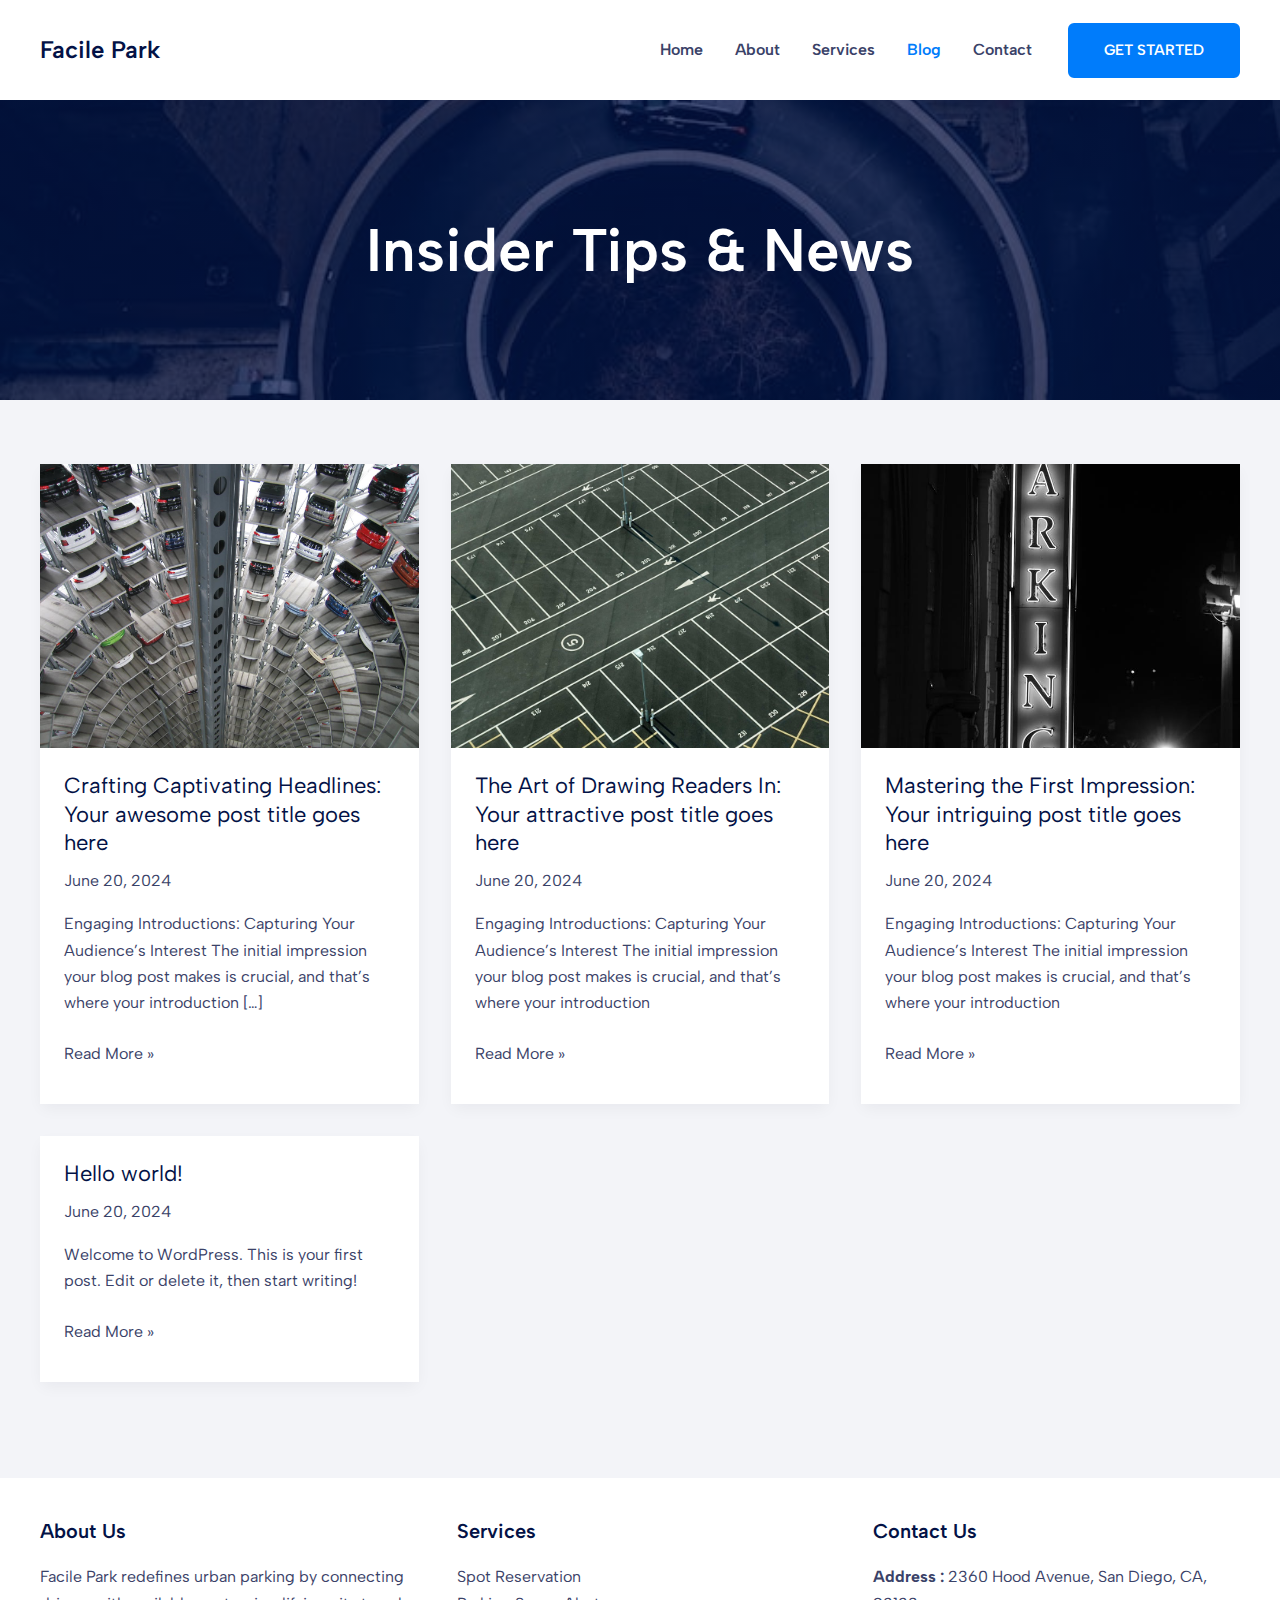
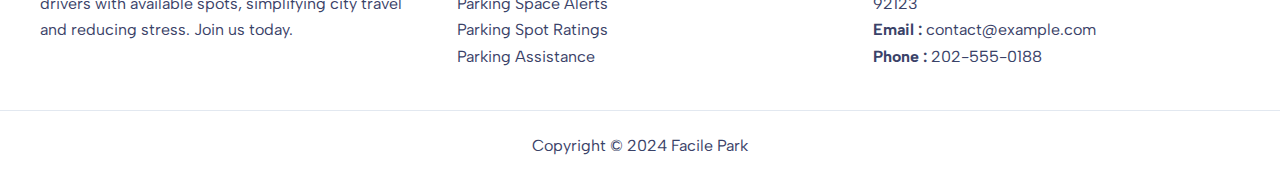
<file: my-blog/index.html>
<!DOCTYPE html>
<html lang="en-US">
<head>
<meta charset="UTF-8">
<meta name="viewport" content="width=device-width, initial-scale=1">
	 <link rel="profile" href="https://gmpg.org/xfn/11"> 
	 <title>Blog &#8211; Facile Park</title>
<meta name="robots" content="max-image-preview:large">
<link rel="dns-prefetch" href="//fonts.googleapis.com">
<link rel="alternate" type="application/rss+xml" title="Facile Park &raquo; Feed" href="/feed/">
<link rel="alternate" type="application/rss+xml" title="Facile Park &raquo; Comments Feed" href="/comments/feed/">
<script>
window._wpemojiSettings = {"baseUrl":"https:\/\/s.w.org\/images\/core\/emoji\/15.0.3\/72x72\/","ext":".png","svgUrl":"https:\/\/s.w.org\/images\/core\/emoji\/15.0.3\/svg\/","svgExt":".svg","source":{"concatemoji":"\/wp-includes\/js\/wp-emoji-release.min.js?ver=6.5.4"}};
/*! This file is auto-generated */
!function(i,n){var o,s,e;function c(e){try{var t={supportTests:e,timestamp:(new Date).valueOf()};sessionStorage.setItem(o,JSON.stringify(t))}catch(e){}}function p(e,t,n){e.clearRect(0,0,e.canvas.width,e.canvas.height),e.fillText(t,0,0);var t=new Uint32Array(e.getImageData(0,0,e.canvas.width,e.canvas.height).data),r=(e.clearRect(0,0,e.canvas.width,e.canvas.height),e.fillText(n,0,0),new Uint32Array(e.getImageData(0,0,e.canvas.width,e.canvas.height).data));return t.every(function(e,t){return e===r[t]})}function u(e,t,n){switch(t){case"flag":return n(e,"🏳️‍⚧️","🏳️​⚧️")?!1:!n(e,"🇺🇳","🇺​🇳")&&!n(e,"🏴󠁧󠁢󠁥󠁮󠁧󠁿","🏴​󠁧​󠁢​󠁥​󠁮​󠁧​󠁿");case"emoji":return!n(e,"🐦‍⬛","🐦​⬛")}return!1}function f(e,t,n){var r="undefined"!=typeof WorkerGlobalScope&&self instanceof WorkerGlobalScope?new OffscreenCanvas(300,150):i.createElement("canvas"),a=r.getContext("2d",{willReadFrequently:!0}),o=(a.textBaseline="top",a.font="600 32px Arial",{});return e.forEach(function(e){o[e]=t(a,e,n)}),o}function t(e){var t=i.createElement("script");t.src=e,t.defer=!0,i.head.appendChild(t)}"undefined"!=typeof Promise&&(o="wpEmojiSettingsSupports",s=["flag","emoji"],n.supports={everything:!0,everythingExceptFlag:!0},e=new Promise(function(e){i.addEventListener("DOMContentLoaded",e,{once:!0})}),new Promise(function(t){var n=function(){try{var e=JSON.parse(sessionStorage.getItem(o));if("object"==typeof e&&"number"==typeof e.timestamp&&(new Date).valueOf()<e.timestamp+604800&&"object"==typeof e.supportTests)return e.supportTests}catch(e){}return null}();if(!n){if("undefined"!=typeof Worker&&"undefined"!=typeof OffscreenCanvas&&"undefined"!=typeof URL&&URL.createObjectURL&&"undefined"!=typeof Blob)try{var e="postMessage("+f.toString()+"("+[JSON.stringify(s),u.toString(),p.toString()].join(",")+"));",r=new Blob([e],{type:"text/javascript"}),a=new Worker(URL.createObjectURL(r),{name:"wpTestEmojiSupports"});return void(a.onmessage=function(e){c(n=e.data),a.terminate(),t(n)})}catch(e){}c(n=f(s,u,p))}t(n)}).then(function(e){for(var t in e)n.supports[t]=e[t],n.supports.everything=n.supports.everything&&n.supports[t],"flag"!==t&&(n.supports.everythingExceptFlag=n.supports.everythingExceptFlag&&n.supports[t]);n.supports.everythingExceptFlag=n.supports.everythingExceptFlag&&!n.supports.flag,n.DOMReady=!1,n.readyCallback=function(){n.DOMReady=!0}}).then(function(){return e}).then(function(){var e;n.supports.everything||(n.readyCallback(),(e=n.source||{}).concatemoji?t(e.concatemoji):e.wpemoji&&e.twemoji&&(t(e.twemoji),t(e.wpemoji)))}))}((window,document),window._wpemojiSettings);
</script>
<link rel="stylesheet" id="astra-theme-css-css" href="/wp-content/themes/astra/assets/css/minified/main.min.css?ver=4.7.1" media="all">
<style id="astra-theme-css-inline-css">:root{--ast-post-nav-space:0;--ast-container-default-xlg-padding:3em;--ast-container-default-lg-padding:3em;--ast-container-default-slg-padding:2em;--ast-container-default-md-padding:3em;--ast-container-default-sm-padding:3em;--ast-container-default-xs-padding:2.4em;--ast-container-default-xxs-padding:1.8em;--ast-code-block-background:#ECEFF3;--ast-comment-inputs-background:#F9FAFB;--ast-normal-container-width:1200px;--ast-narrow-container-width:750px;--ast-blog-title-font-weight:normal;--ast-blog-meta-weight:inherit;}html{font-size:100%;}a{color:var(--ast-global-color-3);}a:hover,a:focus{color:var(--ast-global-color-1);}body,button,input,select,textarea,.ast-button,.ast-custom-button{font-family:'Albert Sans',sans-serif;font-weight:400;font-size:16px;font-size:1rem;line-height:var(--ast-body-line-height,1.65em);}blockquote{color:var(--ast-global-color-3);}h1,.entry-content h1,h2,.entry-content h2,h3,.entry-content h3,h4,.entry-content h4,h5,.entry-content h5,h6,.entry-content h6,.site-title,.site-title a{font-family:'Albert Sans',sans-serif;font-weight:600;line-height:1.2em;}.ast-site-identity .site-title a{color:var(--ast-global-color-2);}.site-title{font-size:24px;font-size:1.5rem;display:block;}header .custom-logo-link img{max-width:40px;}.astra-logo-svg{width:40px;}.site-header .site-description{font-size:15px;font-size:0.9375rem;display:none;}.entry-title{font-size:22px;font-size:1.375rem;}.archive .ast-article-post .ast-article-inner,.blog .ast-article-post .ast-article-inner,.archive .ast-article-post .ast-article-inner:hover,.blog .ast-article-post .ast-article-inner:hover{overflow:hidden;}h1,.entry-content h1{font-size:60px;font-size:3.75rem;font-weight:600;font-family:'Albert Sans',sans-serif;line-height:1.2em;}h2,.entry-content h2{font-size:44px;font-size:2.75rem;font-weight:600;font-family:'Albert Sans',sans-serif;line-height:1.1em;}h3,.entry-content h3{font-size:24px;font-size:1.5rem;font-weight:600;font-family:'Albert Sans',sans-serif;line-height:1.3em;}h4,.entry-content h4{font-size:22px;font-size:1.375rem;line-height:1.3em;font-weight:600;font-family:'Albert Sans',sans-serif;}h5,.entry-content h5{font-size:20px;font-size:1.25rem;line-height:1.2em;font-weight:600;font-family:'Albert Sans',sans-serif;}h6,.entry-content h6{font-size:15px;font-size:0.9375rem;line-height:1.4em;font-weight:600;font-family:'Albert Sans',sans-serif;text-transform:uppercase;}::selection{background-color:var(--ast-global-color-0);color:#ffffff;}body,h1,.entry-title a,.entry-content h1,h2,.entry-content h2,h3,.entry-content h3,h4,.entry-content h4,h5,.entry-content h5,h6,.entry-content h6{color:var(--ast-global-color-3);}.tagcloud a:hover,.tagcloud a:focus,.tagcloud a.current-item{color:#ffffff;border-color:var(--ast-global-color-3);background-color:var(--ast-global-color-3);}input:focus,input[type="text"]:focus,input[type="email"]:focus,input[type="url"]:focus,input[type="password"]:focus,input[type="reset"]:focus,input[type="search"]:focus,textarea:focus{border-color:var(--ast-global-color-3);}input[type="radio"]:checked,input[type=reset],input[type="checkbox"]:checked,input[type="checkbox"]:hover:checked,input[type="checkbox"]:focus:checked,input[type=range]::-webkit-slider-thumb{border-color:var(--ast-global-color-3);background-color:var(--ast-global-color-3);box-shadow:none;}.site-footer a:hover + .post-count,.site-footer a:focus + .post-count{background:var(--ast-global-color-3);border-color:var(--ast-global-color-3);}.single .nav-links .nav-previous,.single .nav-links .nav-next{color:var(--ast-global-color-3);}.entry-meta,.entry-meta *{line-height:1.45;color:var(--ast-global-color-3);}.entry-meta a:not(.ast-button):hover,.entry-meta a:not(.ast-button):hover *,.entry-meta a:not(.ast-button):focus,.entry-meta a:not(.ast-button):focus *,.page-links > .page-link,.page-links .page-link:hover,.post-navigation a:hover{color:var(--ast-global-color-1);}#cat option,.secondary .calendar_wrap thead a,.secondary .calendar_wrap thead a:visited{color:var(--ast-global-color-3);}.secondary .calendar_wrap #today,.ast-progress-val span{background:var(--ast-global-color-3);}.secondary a:hover + .post-count,.secondary a:focus + .post-count{background:var(--ast-global-color-3);border-color:var(--ast-global-color-3);}.calendar_wrap #today > a{color:#ffffff;}.page-links .page-link,.single .post-navigation a{color:var(--ast-global-color-3);}.ast-search-menu-icon .search-form button.search-submit{padding:0 4px;}.ast-search-menu-icon form.search-form{padding-right:0;}.ast-search-menu-icon.slide-search input.search-field{width:0;}.ast-header-search .ast-search-menu-icon.ast-dropdown-active .search-form,.ast-header-search .ast-search-menu-icon.ast-dropdown-active .search-field:focus{transition:all 0.2s;}.search-form input.search-field:focus{outline:none;}.ast-archive-title{color:var(--ast-global-color-2);}.widget-title,.widget .wp-block-heading{font-size:22px;font-size:1.375rem;color:var(--ast-global-color-2);}.ast-single-post .entry-content a,.ast-comment-content a:not(.ast-comment-edit-reply-wrap a){text-decoration:underline;}.ast-single-post .wp-block-button .wp-block-button__link,.ast-single-post .elementor-button-wrapper .elementor-button,.ast-single-post .entry-content .uagb-tab a,.ast-single-post .entry-content .uagb-ifb-cta a,.ast-single-post .entry-content .wp-block-uagb-buttons a,.ast-single-post .entry-content .uabb-module-content a,.ast-single-post .entry-content .uagb-post-grid a,.ast-single-post .entry-content .uagb-timeline a,.ast-single-post .entry-content .uagb-toc__wrap a,.ast-single-post .entry-content .uagb-taxomony-box a,.ast-single-post .entry-content .woocommerce a,.entry-content .wp-block-latest-posts > li > a,.ast-single-post .entry-content .wp-block-file__button,li.ast-post-filter-single,.ast-single-post .wp-block-buttons .wp-block-button.is-style-outline .wp-block-button__link,.ast-single-post .ast-comment-content .comment-reply-link,.ast-single-post .ast-comment-content .comment-edit-link{text-decoration:none;}.ast-search-menu-icon.slide-search a:focus-visible:focus-visible,.astra-search-icon:focus-visible,#close:focus-visible,a:focus-visible,.ast-menu-toggle:focus-visible,.site .skip-link:focus-visible,.wp-block-loginout input:focus-visible,.wp-block-search.wp-block-search__button-inside .wp-block-search__inside-wrapper,.ast-header-navigation-arrow:focus-visible,.woocommerce .wc-proceed-to-checkout > .checkout-button:focus-visible,.woocommerce .woocommerce-MyAccount-navigation ul li a:focus-visible,.ast-orders-table__row .ast-orders-table__cell:focus-visible,.woocommerce .woocommerce-order-details .order-again > .button:focus-visible,.woocommerce .woocommerce-message a.button.wc-forward:focus-visible,.woocommerce #minus_qty:focus-visible,.woocommerce #plus_qty:focus-visible,a#ast-apply-coupon:focus-visible,.woocommerce .woocommerce-info a:focus-visible,.woocommerce .astra-shop-summary-wrap a:focus-visible,.woocommerce a.wc-forward:focus-visible,#ast-apply-coupon:focus-visible,.woocommerce-js .woocommerce-mini-cart-item a.remove:focus-visible,#close:focus-visible,.button.search-submit:focus-visible,#search_submit:focus,.normal-search:focus-visible,.ast-header-account-wrap:focus-visible{outline-style:dotted;outline-color:inherit;outline-width:thin;}input:focus,input[type="text"]:focus,input[type="email"]:focus,input[type="url"]:focus,input[type="password"]:focus,input[type="reset"]:focus,input[type="search"]:focus,input[type="number"]:focus,textarea:focus,.wp-block-search__input:focus,[data-section="section-header-mobile-trigger"] .ast-button-wrap .ast-mobile-menu-trigger-minimal:focus,.ast-mobile-popup-drawer.active .menu-toggle-close:focus,.woocommerce-ordering select.orderby:focus,#ast-scroll-top:focus,#coupon_code:focus,.woocommerce-page #comment:focus,.woocommerce #reviews #respond input#submit:focus,.woocommerce a.add_to_cart_button:focus,.woocommerce .button.single_add_to_cart_button:focus,.woocommerce .woocommerce-cart-form button:focus,.woocommerce .woocommerce-cart-form__cart-item .quantity .qty:focus,.woocommerce .woocommerce-billing-fields .woocommerce-billing-fields__field-wrapper .woocommerce-input-wrapper > .input-text:focus,.woocommerce #order_comments:focus,.woocommerce #place_order:focus,.woocommerce .woocommerce-address-fields .woocommerce-address-fields__field-wrapper .woocommerce-input-wrapper > .input-text:focus,.woocommerce .woocommerce-MyAccount-content form button:focus,.woocommerce .woocommerce-MyAccount-content .woocommerce-EditAccountForm .woocommerce-form-row .woocommerce-Input.input-text:focus,.woocommerce .ast-woocommerce-container .woocommerce-pagination ul.page-numbers li a:focus,body #content .woocommerce form .form-row .select2-container--default .select2-selection--single:focus,#ast-coupon-code:focus,.woocommerce.woocommerce-js .quantity input[type=number]:focus,.woocommerce-js .woocommerce-mini-cart-item .quantity input[type=number]:focus,.woocommerce p#ast-coupon-trigger:focus{border-style:dotted;border-color:inherit;border-width:thin;}input{outline:none;}.ast-logo-title-inline .site-logo-img{padding-right:1em;}body .ast-oembed-container *{position:absolute;top:0;width:100%;height:100%;left:0;}body .wp-block-embed-pocket-casts .ast-oembed-container *{position:unset;}.ast-single-post-featured-section + article {margin-top: 2em;}.site-content .ast-single-post-featured-section img {width: 100%;overflow: hidden;object-fit: cover;}.site > .ast-single-related-posts-container {margin-top: 0;}@media (min-width: 922px) {.ast-desktop .ast-container--narrow {max-width: var(--ast-narrow-container-width);margin: 0 auto;}}@media (max-width:921.9px){#ast-desktop-header{display:none;}}@media (min-width:922px){#ast-mobile-header{display:none;}}.wp-block-buttons.aligncenter{justify-content:center;}@media (max-width:921px){.ast-separate-container.ast-single-post.ast-right-sidebar #primary,.ast-separate-container.ast-single-post.ast-left-sidebar #primary,.ast-separate-container.ast-single-post #primary,.ast-plain-container #primary,.ast-narrow-container #primary{margin-top:40px;margin-bottom:20px;}.ast-separate-container.ast-single-post.ast-right-sidebar #primary,.ast-separate-container.ast-single-post.ast-left-sidebar #primary,.ast-separate-container.ast-single-post #primary,.ast-plain-container.ast-single-post #primary,.ast-narrow-container.ast-single-post #primary{margin-top:40px;margin-bottom:20px;}}@media (max-width:544px){.ast-separate-container.ast-single-post.ast-right-sidebar #primary,.ast-separate-container.ast-single-post.ast-left-sidebar #primary,.ast-separate-container.ast-single-post #primary,.ast-plain-container.ast-single-post #primary,.ast-narrow-container.ast-single-post #primary{margin-top:30px;margin-bottom:20px;}}@media (max-width:921px){.ast-separate-container #primary,.ast-narrow-container #primary{padding-top:0px;}}@media (max-width:544px){.ast-separate-container #primary,.ast-narrow-container #primary{padding-top:0px;}}@media (max-width:921px){.ast-separate-container #primary,.ast-narrow-container #primary{padding-bottom:0px;}}@media (max-width:544px){.ast-separate-container #primary,.ast-narrow-container #primary{padding-bottom:0px;}}.wp-block-button.is-style-outline .wp-block-button__link{border-color:var(--ast-global-color-0);border-top-width:2px;border-right-width:2px;border-bottom-width:2px;border-left-width:2px;}div.wp-block-button.is-style-outline > .wp-block-button__link:not(.has-text-color),div.wp-block-button.wp-block-button__link.is-style-outline:not(.has-text-color){color:var(--ast-global-color-0);}.wp-block-button.is-style-outline .wp-block-button__link:hover,.wp-block-buttons .wp-block-button.is-style-outline .wp-block-button__link:focus,.wp-block-buttons .wp-block-button.is-style-outline > .wp-block-button__link:not(.has-text-color):hover,.wp-block-buttons .wp-block-button.wp-block-button__link.is-style-outline:not(.has-text-color):hover{color:#ffffff;background-color:var(--ast-global-color-1);border-color:var(--ast-global-color-1);}.post-page-numbers.current .page-link,.ast-pagination .page-numbers.current{color:#ffffff;border-color:var(--ast-global-color-0);background-color:var(--ast-global-color-0);}.wp-block-button.is-style-outline .wp-block-button__link{border-top-width:2px;border-right-width:2px;border-bottom-width:2px;border-left-width:2px;}.wp-block-buttons .wp-block-button.is-style-outline .wp-block-button__link.wp-element-button,.ast-outline-button,.wp-block-uagb-buttons-child .uagb-buttons-repeater.ast-outline-button{border-color:var(--ast-global-color-0);border-top-width:2px;border-right-width:2px;border-bottom-width:2px;border-left-width:2px;font-family:inherit;font-weight:600;font-size:15px;font-size:0.9375rem;line-height:1em;text-transform:uppercase;padding-top:18px;padding-right:34px;padding-bottom:18px;padding-left:34px;border-top-left-radius:6px;border-top-right-radius:6px;border-bottom-right-radius:6px;border-bottom-left-radius:6px;}.wp-block-buttons .wp-block-button.is-style-outline > .wp-block-button__link:not(.has-text-color),.wp-block-buttons .wp-block-button.wp-block-button__link.is-style-outline:not(.has-text-color),.ast-outline-button{color:var(--ast-global-color-0);}.wp-block-button.is-style-outline .wp-block-button__link:hover,.wp-block-buttons .wp-block-button.is-style-outline .wp-block-button__link:focus,.wp-block-buttons .wp-block-button.is-style-outline > .wp-block-button__link:not(.has-text-color):hover,.wp-block-buttons .wp-block-button.wp-block-button__link.is-style-outline:not(.has-text-color):hover,.ast-outline-button:hover,.ast-outline-button:focus,.wp-block-uagb-buttons-child .uagb-buttons-repeater.ast-outline-button:hover,.wp-block-uagb-buttons-child .uagb-buttons-repeater.ast-outline-button:focus{color:#ffffff;background-color:var(--ast-global-color-1);border-color:var(--ast-global-color-1);}@media (max-width:921px){.wp-block-buttons .wp-block-button.is-style-outline .wp-block-button__link.wp-element-button,.ast-outline-button,.wp-block-uagb-buttons-child .uagb-buttons-repeater.ast-outline-button{padding-top:17px;padding-right:32px;padding-bottom:17px;padding-left:32px;}}@media (max-width:544px){.wp-block-buttons .wp-block-button.is-style-outline .wp-block-button__link.wp-element-button,.ast-outline-button,.wp-block-uagb-buttons-child .uagb-buttons-repeater.ast-outline-button{padding-top:16px;padding-right:26px;padding-bottom:16px;padding-left:26px;}}.entry-content[ast-blocks-layout] > figure{margin-bottom:1em;}h1.widget-title{font-weight:600;}h2.widget-title{font-weight:600;}h3.widget-title{font-weight:600;}#page{display:flex;flex-direction:column;min-height:100vh;}.ast-404-layout-1 h1.page-title{color:var(--ast-global-color-2);}.single .post-navigation a{line-height:1em;height:inherit;}.error-404 .page-sub-title{font-size:1.5rem;font-weight:inherit;}.search .site-content .content-area .search-form{margin-bottom:0;}#page .site-content{flex-grow:1;}.widget{margin-bottom:1.25em;}#secondary li{line-height:1.5em;}#secondary .wp-block-group h2{margin-bottom:0.7em;}#secondary h2{font-size:1.7rem;}.ast-separate-container .ast-article-post,.ast-separate-container .ast-article-single,.ast-separate-container .comment-respond{padding:3em;}.ast-separate-container .ast-article-single .ast-article-single{padding:0;}.ast-article-single .wp-block-post-template-is-layout-grid{padding-left:0;}.ast-separate-container .comments-title,.ast-narrow-container .comments-title{padding:1.5em 2em;}.ast-page-builder-template .comment-form-textarea,.ast-comment-formwrap .ast-grid-common-col{padding:0;}.ast-comment-formwrap{padding:0;display:inline-flex;column-gap:20px;width:100%;margin-left:0;margin-right:0;}.comments-area textarea#comment:focus,.comments-area textarea#comment:active,.comments-area .ast-comment-formwrap input[type="text"]:focus,.comments-area .ast-comment-formwrap input[type="text"]:active {box-shadow:none;outline:none;}.archive.ast-page-builder-template .entry-header{margin-top:2em;}.ast-page-builder-template .ast-comment-formwrap{width:100%;}.entry-title{margin-bottom:0.5em;}.ast-archive-description p{font-size:inherit;font-weight:inherit;line-height:inherit;}.ast-separate-container .ast-comment-list li.depth-1,.hentry{margin-bottom:2em;}@media (min-width:921px){.ast-left-sidebar.ast-page-builder-template #secondary,.archive.ast-right-sidebar.ast-page-builder-template .site-main{padding-left:20px;padding-right:20px;}}@media (max-width:544px){.ast-comment-formwrap.ast-row{column-gap:10px;display:inline-block;}#ast-commentform .ast-grid-common-col{position:relative;width:100%;}}@media (min-width:1201px){.ast-separate-container .ast-article-post,.ast-separate-container .ast-article-single,.ast-separate-container .ast-author-box,.ast-separate-container .ast-404-layout-1,.ast-separate-container .no-results{padding:3em;}}@media (max-width:921px){.ast-separate-container #primary,.ast-separate-container #secondary{padding:1.5em 0;}#primary,#secondary{padding:1.5em 0;margin:0;}.ast-left-sidebar #content > .ast-container{display:flex;flex-direction:column-reverse;width:100%;}}@media (min-width:922px){.ast-separate-container.ast-right-sidebar #primary,.ast-separate-container.ast-left-sidebar #primary{border:0;}.search-no-results.ast-separate-container #primary{margin-bottom:4em;}}.wp-block-button .wp-block-button__link{color:#ffffff;}.wp-block-button .wp-block-button__link:hover,.wp-block-button .wp-block-button__link:focus{color:#ffffff;background-color:var(--ast-global-color-1);border-color:var(--ast-global-color-1);}.wp-block-button .wp-block-button__link,.wp-block-search .wp-block-search__button,body .wp-block-file .wp-block-file__button{border-style:solid;border-top-width:2px;border-right-width:2px;border-left-width:2px;border-bottom-width:2px;border-color:var(--ast-global-color-0);background-color:var(--ast-global-color-0);color:#ffffff;font-family:inherit;font-weight:600;line-height:1em;text-transform:uppercase;font-size:15px;font-size:0.9375rem;border-top-left-radius:6px;border-top-right-radius:6px;border-bottom-right-radius:6px;border-bottom-left-radius:6px;padding-top:18px;padding-right:34px;padding-bottom:18px;padding-left:34px;}@media (max-width:921px){.wp-block-button .wp-block-button__link,.wp-block-search .wp-block-search__button,body .wp-block-file .wp-block-file__button{padding-top:17px;padding-right:32px;padding-bottom:17px;padding-left:32px;border-top-left-radius:6px;border-top-right-radius:6px;border-bottom-right-radius:6px;border-bottom-left-radius:6px;}}@media (max-width:544px){.wp-block-button .wp-block-button__link,.wp-block-search .wp-block-search__button,body .wp-block-file .wp-block-file__button{padding-top:16px;padding-right:26px;padding-bottom:16px;padding-left:26px;border-top-left-radius:6px;border-top-right-radius:6px;border-bottom-right-radius:6px;border-bottom-left-radius:6px;}}.menu-toggle,button,.ast-button,.ast-custom-button,.button,input#submit,input[type="button"],input[type="submit"],input[type="reset"],form[CLASS*="wp-block-search__"].wp-block-search .wp-block-search__inside-wrapper .wp-block-search__button,body .wp-block-file .wp-block-file__button,.search .search-submit,.woocommerce-js a.button,.woocommerce button.button,.woocommerce .woocommerce-message a.button,.woocommerce #respond input#submit.alt,.woocommerce input.button.alt,.woocommerce input.button,.woocommerce input.button:disabled,.woocommerce input.button:disabled[disabled],.woocommerce input.button:disabled:hover,.woocommerce input.button:disabled[disabled]:hover,.woocommerce #respond input#submit,.woocommerce button.button.alt.disabled,.wc-block-grid__products .wc-block-grid__product .wp-block-button__link,.wc-block-grid__product-onsale,[CLASS*="wc-block"] button,.woocommerce-js .astra-cart-drawer .astra-cart-drawer-content .woocommerce-mini-cart__buttons .button:not(.checkout):not(.ast-continue-shopping),.woocommerce-js .astra-cart-drawer .astra-cart-drawer-content .woocommerce-mini-cart__buttons a.checkout,.woocommerce button.button.alt.disabled.wc-variation-selection-needed,[CLASS*="wc-block"] .wc-block-components-button{border-style:solid;border-top-width:2px;border-right-width:2px;border-left-width:2px;border-bottom-width:2px;color:#ffffff;border-color:var(--ast-global-color-0);background-color:var(--ast-global-color-0);padding-top:18px;padding-right:34px;padding-bottom:18px;padding-left:34px;font-family:inherit;font-weight:600;font-size:15px;font-size:0.9375rem;line-height:1em;text-transform:uppercase;border-top-left-radius:6px;border-top-right-radius:6px;border-bottom-right-radius:6px;border-bottom-left-radius:6px;}button:focus,.menu-toggle:hover,button:hover,.ast-button:hover,.ast-custom-button:hover .button:hover,.ast-custom-button:hover ,input[type=reset]:hover,input[type=reset]:focus,input#submit:hover,input#submit:focus,input[type="button"]:hover,input[type="button"]:focus,input[type="submit"]:hover,input[type="submit"]:focus,form[CLASS*="wp-block-search__"].wp-block-search .wp-block-search__inside-wrapper .wp-block-search__button:hover,form[CLASS*="wp-block-search__"].wp-block-search .wp-block-search__inside-wrapper .wp-block-search__button:focus,body .wp-block-file .wp-block-file__button:hover,body .wp-block-file .wp-block-file__button:focus,.woocommerce-js a.button:hover,.woocommerce button.button:hover,.woocommerce .woocommerce-message a.button:hover,.woocommerce #respond input#submit:hover,.woocommerce #respond input#submit.alt:hover,.woocommerce input.button.alt:hover,.woocommerce input.button:hover,.woocommerce button.button.alt.disabled:hover,.wc-block-grid__products .wc-block-grid__product .wp-block-button__link:hover,[CLASS*="wc-block"] button:hover,.woocommerce-js .astra-cart-drawer .astra-cart-drawer-content .woocommerce-mini-cart__buttons .button:not(.checkout):not(.ast-continue-shopping):hover,.woocommerce-js .astra-cart-drawer .astra-cart-drawer-content .woocommerce-mini-cart__buttons a.checkout:hover,.woocommerce button.button.alt.disabled.wc-variation-selection-needed:hover,[CLASS*="wc-block"] .wc-block-components-button:hover,[CLASS*="wc-block"] .wc-block-components-button:focus{color:#ffffff;background-color:var(--ast-global-color-1);border-color:var(--ast-global-color-1);}form[CLASS*="wp-block-search__"].wp-block-search .wp-block-search__inside-wrapper .wp-block-search__button.has-icon{padding-top:calc(18px - 3px);padding-right:calc(34px - 3px);padding-bottom:calc(18px - 3px);padding-left:calc(34px - 3px);}@media (max-width:921px){.menu-toggle,button,.ast-button,.ast-custom-button,.button,input#submit,input[type="button"],input[type="submit"],input[type="reset"],form[CLASS*="wp-block-search__"].wp-block-search .wp-block-search__inside-wrapper .wp-block-search__button,body .wp-block-file .wp-block-file__button,.search .search-submit,.woocommerce-js a.button,.woocommerce button.button,.woocommerce .woocommerce-message a.button,.woocommerce #respond input#submit.alt,.woocommerce input.button.alt,.woocommerce input.button,.woocommerce input.button:disabled,.woocommerce input.button:disabled[disabled],.woocommerce input.button:disabled:hover,.woocommerce input.button:disabled[disabled]:hover,.woocommerce #respond input#submit,.woocommerce button.button.alt.disabled,.wc-block-grid__products .wc-block-grid__product .wp-block-button__link,.wc-block-grid__product-onsale,[CLASS*="wc-block"] button,.woocommerce-js .astra-cart-drawer .astra-cart-drawer-content .woocommerce-mini-cart__buttons .button:not(.checkout):not(.ast-continue-shopping),.woocommerce-js .astra-cart-drawer .astra-cart-drawer-content .woocommerce-mini-cart__buttons a.checkout,.woocommerce button.button.alt.disabled.wc-variation-selection-needed,[CLASS*="wc-block"] .wc-block-components-button{padding-top:17px;padding-right:32px;padding-bottom:17px;padding-left:32px;border-top-left-radius:6px;border-top-right-radius:6px;border-bottom-right-radius:6px;border-bottom-left-radius:6px;}}@media (max-width:544px){.menu-toggle,button,.ast-button,.ast-custom-button,.button,input#submit,input[type="button"],input[type="submit"],input[type="reset"],form[CLASS*="wp-block-search__"].wp-block-search .wp-block-search__inside-wrapper .wp-block-search__button,body .wp-block-file .wp-block-file__button,.search .search-submit,.woocommerce-js a.button,.woocommerce button.button,.woocommerce .woocommerce-message a.button,.woocommerce #respond input#submit.alt,.woocommerce input.button.alt,.woocommerce input.button,.woocommerce input.button:disabled,.woocommerce input.button:disabled[disabled],.woocommerce input.button:disabled:hover,.woocommerce input.button:disabled[disabled]:hover,.woocommerce #respond input#submit,.woocommerce button.button.alt.disabled,.wc-block-grid__products .wc-block-grid__product .wp-block-button__link,.wc-block-grid__product-onsale,[CLASS*="wc-block"] button,.woocommerce-js .astra-cart-drawer .astra-cart-drawer-content .woocommerce-mini-cart__buttons .button:not(.checkout):not(.ast-continue-shopping),.woocommerce-js .astra-cart-drawer .astra-cart-drawer-content .woocommerce-mini-cart__buttons a.checkout,.woocommerce button.button.alt.disabled.wc-variation-selection-needed,[CLASS*="wc-block"] .wc-block-components-button{padding-top:16px;padding-right:26px;padding-bottom:16px;padding-left:26px;border-top-left-radius:6px;border-top-right-radius:6px;border-bottom-right-radius:6px;border-bottom-left-radius:6px;}}@media (max-width:921px){.ast-mobile-header-stack .main-header-bar .ast-search-menu-icon{display:inline-block;}.ast-header-break-point.ast-header-custom-item-outside .ast-mobile-header-stack .main-header-bar .ast-search-icon{margin:0;}.ast-comment-avatar-wrap img{max-width:2.5em;}.ast-comment-meta{padding:0 1.8888em 1.3333em;}.ast-separate-container .ast-comment-list li.depth-1{padding:1.5em 2.14em;}.ast-separate-container .comment-respond{padding:2em 2.14em;}}@media (min-width:544px){.ast-container{max-width:100%;}}@media (max-width:544px){.ast-separate-container .ast-article-post,.ast-separate-container .ast-article-single,.ast-separate-container .comments-title,.ast-separate-container .ast-archive-description{padding:1.5em 1em;}.ast-separate-container #content .ast-container{padding-left:0.54em;padding-right:0.54em;}.ast-separate-container .ast-comment-list .bypostauthor{padding:.5em;}.ast-search-menu-icon.ast-dropdown-active .search-field{width:170px;}}.ast-separate-container{background-color:var(--ast-global-color-4);;background-image:none;;}@media (max-width:921px){.site-title{font-size:20px;font-size:1.25rem;display:block;}.site-header .site-description{display:none;}.entry-title{font-size:22px;font-size:1.375rem;}h1,.entry-content h1{font-size:50px;}h2,.entry-content h2{font-size:35px;}h3,.entry-content h3{font-size:22px;}h4,.entry-content h4{font-size:20px;font-size:1.25rem;}h5,.entry-content h5{font-size:18px;font-size:1.125rem;}h6,.entry-content h6{font-size:14px;font-size:0.875rem;}body,.ast-separate-container{background-color:var(--ast-global-color-4);;background-image:none;;}}@media (max-width:544px){.site-title{font-size:20px;font-size:1.25rem;display:block;}.site-header .site-description{display:none;}.entry-title{font-size:20px;font-size:1.25rem;}h1,.entry-content h1{font-size:35px;}h2,.entry-content h2{font-size:28px;}h3,.entry-content h3{font-size:22px;}h4,.entry-content h4{font-size:20px;font-size:1.25rem;}h5,.entry-content h5{font-size:17px;font-size:1.0625rem;}h6,.entry-content h6{font-size:14px;font-size:0.875rem;}.astra-logo-svg:not(.sticky-custom-logo .astra-logo-svg,.transparent-custom-logo .astra-logo-svg,.advanced-header-logo .astra-logo-svg){height:41px;}body,.ast-separate-container{background-color:var(--ast-global-color-4);;background-image:none;;}}@media (max-width:921px){html{font-size:91.2%;}}@media (max-width:544px){html{font-size:91.2%;}}@media (min-width:922px){.ast-container{max-width:1240px;}}@media (min-width:922px){.site-content .ast-container{display:flex;}}@media (max-width:921px){.site-content .ast-container{flex-direction:column;}}.ast-blog-layout-4-grid .ast-article-post{width:33.33%;margin-bottom:2em;border-bottom:0;background-color:transparent;}.ast-blog-layout-4-grid .ast-article-inner .wp-post-image{width:100%;}.ast-article-inner{padding:1.5em;}.ast-blog-layout-4-grid .ast-row{display:flex;flex-wrap:wrap;flex-flow:row wrap;align-items:stretch;}.ast-separate-container .ast-blog-layout-4-grid .ast-article-post{padding:0 1em 0;}.ast-separate-container.ast-desktop .ast-blog-layout-4-grid .ast-row{margin-left:-1em;margin-right:-1em;}.ast-blog-layout-4-grid .ast-article-inner{box-shadow:0px 6px 15px -2px rgba(16,24,40,0.05);}.ast-separate-container .ast-blog-layout-4-grid .ast-article-inner,.ast-plain-container .ast-blog-layout-4-grid .ast-article-inner{height:100%;}.ast-row .blog-layout-4 .post-content,.blog-layout-4 .post-thumb{padding-left:0;padding-right:0;}.ast-article-post.remove-featured-img-padding .blog-layout-4 .post-content .ast-blog-featured-section:first-child .post-thumb-img-content{margin-top:-1.5em;}.ast-article-post.remove-featured-img-padding .blog-layout-4 .post-content .ast-blog-featured-section .post-thumb-img-content{margin-left:-1.5em;margin-right:-1.5em;}@media (max-width:921px){.ast-blog-layout-4-grid .ast-article-post{width:100%;}}.ast-blog-layout-6-grid .ast-blog-featured-section:before {content: "";}.ast-article-post .post-thumb-img-content img{aspect-ratio:4/3;width:100%;}.ast-article-post .post-thumb-img-content img{object-fit:cover;}.ast-article-post .post-thumb-img-content{overflow:hidden;}.ast-article-post .post-thumb-img-content img{transform:scale(1);transition:transform .5s ease;}.ast-article-post:hover .post-thumb-img-content img{transform:scale(1.1);}.cat-links.badge a,.tags-links.badge a {padding: 4px 8px;border-radius: 3px;font-weight: 400;}.cat-links.underline a,.tags-links.underline a{text-decoration: underline;}@media (min-width:922px){.main-header-menu .sub-menu .menu-item.ast-left-align-sub-menu:hover > .sub-menu,.main-header-menu .sub-menu .menu-item.ast-left-align-sub-menu.focus > .sub-menu{margin-left:-0px;}}.entry-content li > p{margin-bottom:0;}.site .comments-area{padding-top:2em;padding-bottom:3em;}.wp-block-file {display: flex;align-items: center;flex-wrap: wrap;justify-content: space-between;}.wp-block-pullquote {border: none;}.wp-block-pullquote blockquote::before {content: "\201D";font-family: "Helvetica",sans-serif;display: flex;transform: rotate( 180deg );font-size: 6rem;font-style: normal;line-height: 1;font-weight: bold;align-items: center;justify-content: center;}.has-text-align-right > blockquote::before {justify-content: flex-start;}.has-text-align-left > blockquote::before {justify-content: flex-end;}figure.wp-block-pullquote.is-style-solid-color blockquote {max-width: 100%;text-align: inherit;}html body {--wp--custom--ast-default-block-top-padding: 3em;--wp--custom--ast-default-block-right-padding: 3em;--wp--custom--ast-default-block-bottom-padding: 3em;--wp--custom--ast-default-block-left-padding: 3em;--wp--custom--ast-container-width: 1200px;--wp--custom--ast-content-width-size: 1200px;--wp--custom--ast-wide-width-size: calc(1200px + var(--wp--custom--ast-default-block-left-padding) + var(--wp--custom--ast-default-block-right-padding));}.ast-narrow-container {--wp--custom--ast-content-width-size: 750px;--wp--custom--ast-wide-width-size: 750px;}@media(max-width: 921px) {html body {--wp--custom--ast-default-block-top-padding: 3em;--wp--custom--ast-default-block-right-padding: 2em;--wp--custom--ast-default-block-bottom-padding: 3em;--wp--custom--ast-default-block-left-padding: 2em;}}@media(max-width: 544px) {html body {--wp--custom--ast-default-block-top-padding: 3em;--wp--custom--ast-default-block-right-padding: 1.5em;--wp--custom--ast-default-block-bottom-padding: 3em;--wp--custom--ast-default-block-left-padding: 1.5em;}}.entry-content > .wp-block-group,.entry-content > .wp-block-cover,.entry-content > .wp-block-columns {padding-top: var(--wp--custom--ast-default-block-top-padding);padding-right: var(--wp--custom--ast-default-block-right-padding);padding-bottom: var(--wp--custom--ast-default-block-bottom-padding);padding-left: var(--wp--custom--ast-default-block-left-padding);}.ast-plain-container.ast-no-sidebar .entry-content > .alignfull,.ast-page-builder-template .ast-no-sidebar .entry-content > .alignfull {margin-left: calc( -50vw + 50%);margin-right: calc( -50vw + 50%);max-width: 100vw;width: 100vw;}.ast-plain-container.ast-no-sidebar .entry-content .alignfull .alignfull,.ast-page-builder-template.ast-no-sidebar .entry-content .alignfull .alignfull,.ast-plain-container.ast-no-sidebar .entry-content .alignfull .alignwide,.ast-page-builder-template.ast-no-sidebar .entry-content .alignfull .alignwide,.ast-plain-container.ast-no-sidebar .entry-content .alignwide .alignfull,.ast-page-builder-template.ast-no-sidebar .entry-content .alignwide .alignfull,.ast-plain-container.ast-no-sidebar .entry-content .alignwide .alignwide,.ast-page-builder-template.ast-no-sidebar .entry-content .alignwide .alignwide,.ast-plain-container.ast-no-sidebar .entry-content .wp-block-column .alignfull,.ast-page-builder-template.ast-no-sidebar .entry-content .wp-block-column .alignfull,.ast-plain-container.ast-no-sidebar .entry-content .wp-block-column .alignwide,.ast-page-builder-template.ast-no-sidebar .entry-content .wp-block-column .alignwide {margin-left: auto;margin-right: auto;width: 100%;}[ast-blocks-layout] .wp-block-separator:not(.is-style-dots) {height: 0;}[ast-blocks-layout] .wp-block-separator {margin: 20px auto;}[ast-blocks-layout] .wp-block-separator:not(.is-style-wide):not(.is-style-dots) {max-width: 100px;}[ast-blocks-layout] .wp-block-separator.has-background {padding: 0;}.entry-content[ast-blocks-layout] > * {max-width: var(--wp--custom--ast-content-width-size);margin-left: auto;margin-right: auto;}.entry-content[ast-blocks-layout] > .alignwide {max-width: var(--wp--custom--ast-wide-width-size);}.entry-content[ast-blocks-layout] .alignfull {max-width: none;}.entry-content .wp-block-columns {margin-bottom: 0;}blockquote {margin: 1.5em;border-color: rgba(0,0,0,0.05);}.wp-block-quote:not(.has-text-align-right):not(.has-text-align-center) {border-left: 5px solid rgba(0,0,0,0.05);}.has-text-align-right > blockquote,blockquote.has-text-align-right {border-right: 5px solid rgba(0,0,0,0.05);}.has-text-align-left > blockquote,blockquote.has-text-align-left {border-left: 5px solid rgba(0,0,0,0.05);}.wp-block-site-tagline,.wp-block-latest-posts .read-more {margin-top: 15px;}.wp-block-loginout p label {display: block;}.wp-block-loginout p:not(.login-remember):not(.login-submit) input {width: 100%;}.wp-block-loginout input:focus {border-color: transparent;}.wp-block-loginout input:focus {outline: thin dotted;}.entry-content .wp-block-media-text .wp-block-media-text__content {padding: 0 0 0 8%;}.entry-content .wp-block-media-text.has-media-on-the-right .wp-block-media-text__content {padding: 0 8% 0 0;}.entry-content .wp-block-media-text.has-background .wp-block-media-text__content {padding: 8%;}.entry-content .wp-block-cover:not([class*="background-color"]) .wp-block-cover__inner-container,.entry-content .wp-block-cover:not([class*="background-color"]) .wp-block-cover-image-text,.entry-content .wp-block-cover:not([class*="background-color"]) .wp-block-cover-text,.entry-content .wp-block-cover-image:not([class*="background-color"]) .wp-block-cover__inner-container,.entry-content .wp-block-cover-image:not([class*="background-color"]) .wp-block-cover-image-text,.entry-content .wp-block-cover-image:not([class*="background-color"]) .wp-block-cover-text {color: var(--ast-global-color-5);}.wp-block-loginout .login-remember input {width: 1.1rem;height: 1.1rem;margin: 0 5px 4px 0;vertical-align: middle;}.wp-block-latest-posts > li > *:first-child,.wp-block-latest-posts:not(.is-grid) > li:first-child {margin-top: 0;}.wp-block-search__inside-wrapper .wp-block-search__input {padding: 0 10px;color: var(--ast-global-color-3);background: var(--ast-global-color-5);border-color: var(--ast-border-color);}.wp-block-latest-posts .read-more {margin-bottom: 1.5em;}.wp-block-search__no-button .wp-block-search__inside-wrapper .wp-block-search__input {padding-top: 5px;padding-bottom: 5px;}.wp-block-latest-posts .wp-block-latest-posts__post-date,.wp-block-latest-posts .wp-block-latest-posts__post-author {font-size: 1rem;}.wp-block-latest-posts > li > *,.wp-block-latest-posts:not(.is-grid) > li {margin-top: 12px;margin-bottom: 12px;}.ast-page-builder-template .entry-content[ast-blocks-layout] > *,.ast-page-builder-template .entry-content[ast-blocks-layout] > .alignfull > * {max-width: none;}.ast-page-builder-template .entry-content[ast-blocks-layout] > .alignwide > * {max-width: var(--wp--custom--ast-wide-width-size);}.ast-page-builder-template .entry-content[ast-blocks-layout] > .inherit-container-width > *,.ast-page-builder-template .entry-content[ast-blocks-layout] > * > *,.entry-content[ast-blocks-layout] > .wp-block-cover .wp-block-cover__inner-container {max-width: var(--wp--custom--ast-content-width-size);margin-left: auto;margin-right: auto;}.entry-content[ast-blocks-layout] .wp-block-cover:not(.alignleft):not(.alignright) {width: auto;}@media(max-width: 1200px) {.ast-separate-container .entry-content > .alignfull,.ast-separate-container .entry-content[ast-blocks-layout] > .alignwide,.ast-plain-container .entry-content[ast-blocks-layout] > .alignwide,.ast-plain-container .entry-content .alignfull {margin-left: calc(-1 * min(var(--ast-container-default-xlg-padding),20px)) ;margin-right: calc(-1 * min(var(--ast-container-default-xlg-padding),20px));}}@media(min-width: 1201px) {.ast-separate-container .entry-content > .alignfull {margin-left: calc(-1 * var(--ast-container-default-xlg-padding) );margin-right: calc(-1 * var(--ast-container-default-xlg-padding) );}.ast-separate-container .entry-content[ast-blocks-layout] > .alignwide,.ast-plain-container .entry-content[ast-blocks-layout] > .alignwide {margin-left: calc(-1 * var(--wp--custom--ast-default-block-left-padding) );margin-right: calc(-1 * var(--wp--custom--ast-default-block-right-padding) );}}@media(min-width: 921px) {.ast-separate-container .entry-content .wp-block-group.alignwide:not(.inherit-container-width) > :where(:not(.alignleft):not(.alignright)),.ast-plain-container .entry-content .wp-block-group.alignwide:not(.inherit-container-width) > :where(:not(.alignleft):not(.alignright)) {max-width: calc( var(--wp--custom--ast-content-width-size) + 80px );}.ast-plain-container.ast-right-sidebar .entry-content[ast-blocks-layout] .alignfull,.ast-plain-container.ast-left-sidebar .entry-content[ast-blocks-layout] .alignfull {margin-left: -60px;margin-right: -60px;}}@media(min-width: 544px) {.entry-content > .alignleft {margin-right: 20px;}.entry-content > .alignright {margin-left: 20px;}}@media (max-width:544px){.wp-block-columns .wp-block-column:not(:last-child){margin-bottom:20px;}.wp-block-latest-posts{margin:0;}}@media( max-width: 600px ) {.entry-content .wp-block-media-text .wp-block-media-text__content,.entry-content .wp-block-media-text.has-media-on-the-right .wp-block-media-text__content {padding: 8% 0 0;}.entry-content .wp-block-media-text.has-background .wp-block-media-text__content {padding: 8%;}}.ast-page-builder-template .entry-header {padding-left: 0;}.ast-narrow-container .site-content .wp-block-uagb-image--align-full .wp-block-uagb-image__figure {max-width: 100%;margin-left: auto;margin-right: auto;}.entry-content ul,.entry-content ol {padding: revert;margin: revert;}:root .has-ast-global-color-0-color{color:var(--ast-global-color-0);}:root .has-ast-global-color-0-background-color{background-color:var(--ast-global-color-0);}:root .wp-block-button .has-ast-global-color-0-color{color:var(--ast-global-color-0);}:root .wp-block-button .has-ast-global-color-0-background-color{background-color:var(--ast-global-color-0);}:root .has-ast-global-color-1-color{color:var(--ast-global-color-1);}:root .has-ast-global-color-1-background-color{background-color:var(--ast-global-color-1);}:root .wp-block-button .has-ast-global-color-1-color{color:var(--ast-global-color-1);}:root .wp-block-button .has-ast-global-color-1-background-color{background-color:var(--ast-global-color-1);}:root .has-ast-global-color-2-color{color:var(--ast-global-color-2);}:root .has-ast-global-color-2-background-color{background-color:var(--ast-global-color-2);}:root .wp-block-button .has-ast-global-color-2-color{color:var(--ast-global-color-2);}:root .wp-block-button .has-ast-global-color-2-background-color{background-color:var(--ast-global-color-2);}:root .has-ast-global-color-3-color{color:var(--ast-global-color-3);}:root .has-ast-global-color-3-background-color{background-color:var(--ast-global-color-3);}:root .wp-block-button .has-ast-global-color-3-color{color:var(--ast-global-color-3);}:root .wp-block-button .has-ast-global-color-3-background-color{background-color:var(--ast-global-color-3);}:root .has-ast-global-color-4-color{color:var(--ast-global-color-4);}:root .has-ast-global-color-4-background-color{background-color:var(--ast-global-color-4);}:root .wp-block-button .has-ast-global-color-4-color{color:var(--ast-global-color-4);}:root .wp-block-button .has-ast-global-color-4-background-color{background-color:var(--ast-global-color-4);}:root .has-ast-global-color-5-color{color:var(--ast-global-color-5);}:root .has-ast-global-color-5-background-color{background-color:var(--ast-global-color-5);}:root .wp-block-button .has-ast-global-color-5-color{color:var(--ast-global-color-5);}:root .wp-block-button .has-ast-global-color-5-background-color{background-color:var(--ast-global-color-5);}:root .has-ast-global-color-6-color{color:var(--ast-global-color-6);}:root .has-ast-global-color-6-background-color{background-color:var(--ast-global-color-6);}:root .wp-block-button .has-ast-global-color-6-color{color:var(--ast-global-color-6);}:root .wp-block-button .has-ast-global-color-6-background-color{background-color:var(--ast-global-color-6);}:root .has-ast-global-color-7-color{color:var(--ast-global-color-7);}:root .has-ast-global-color-7-background-color{background-color:var(--ast-global-color-7);}:root .wp-block-button .has-ast-global-color-7-color{color:var(--ast-global-color-7);}:root .wp-block-button .has-ast-global-color-7-background-color{background-color:var(--ast-global-color-7);}:root .has-ast-global-color-8-color{color:var(--ast-global-color-8);}:root .has-ast-global-color-8-background-color{background-color:var(--ast-global-color-8);}:root .wp-block-button .has-ast-global-color-8-color{color:var(--ast-global-color-8);}:root .wp-block-button .has-ast-global-color-8-background-color{background-color:var(--ast-global-color-8);}:root{--ast-global-color-0:#007cfb;--ast-global-color-1:#006edc;--ast-global-color-2:#031246;--ast-global-color-3:#3a4268;--ast-global-color-4:#f3f4f8;--ast-global-color-5:#ffffff;--ast-global-color-6:#e2e8f0;--ast-global-color-7:#031246;--ast-global-color-8:#94a3b8;}:root {--ast-border-color : var(--ast-global-color-6);}.ast-archive-entry-banner {-js-display: flex;display: flex;flex-direction: column;justify-content: center;text-align: center;position: relative;background: #eeeeee;}.ast-archive-entry-banner[data-banner-width-type="custom"] {margin: 0 auto;width: 100%;}.ast-archive-entry-banner[data-banner-layout="layout-1"] {background: inherit;padding: 20px 0;text-align: left;}.ast-archive-entry-banner[data-post-type="post"]{text-align:center;justify-content:center;min-height:300px;padding-top:3em;padding-right:3em;padding-bottom:3em;padding-left:3em;}.ast-archive-entry-banner[data-post-type="post"] .ast-container{width:100%;}.ast-archive-entry-banner[data-post-type="post"] .ast-container h1{color:#ffffff;font-weight:600;font-size:60px;font-size:3.75rem;}.ast-page-builder-template .ast-archive-entry-banner[data-post-type="post"] .ast-container{max-width:100%;}.ast-narrow-container .ast-archive-entry-banner[data-post-type="post"] .ast-container{max-width:750px;}.ast-archive-entry-banner[data-post-type="post"] .ast-container > *:not(:last-child){margin-bottom:20px;}.ast-archive-entry-banner[data-post-type="post"] .ast-container > *:last-child{margin-bottom:0;}.ast-archive-entry-banner[data-post-type="post"][data-banner-background-type="custom"]{background-image:linear-gradient(to right,rgba(3,18,70,0.7),rgba(3,18,70,0.7)),url(/wp-content/uploads/2024/06/pexels-photo-1738655.jpeg);;background-repeat:repeat;background-position:center center;background-size:cover;background-attachment:scroll;}@media (min-width:922px){.ast-narrow-container .ast-archive-entry-banner[data-post-type="post"] .ast-container{max-width:750px;padding-left:0;padding-right:0;}}@media (max-width:921px){.ast-archive-entry-banner[data-post-type="post"]{margin-bottom:20px;}.ast-archive-entry-banner[data-post-type="post"] .ast-container{padding-left:0;padding-right:0;}.ast-archive-entry-banner[data-post-type="post"] .ast-container h1{font-size:50px;font-size:3.125rem;}}@media (max-width:544px){.ast-archive-entry-banner[data-post-type="post"]{margin-bottom:20px;}.ast-archive-entry-banner[data-post-type="post"] .ast-container h1{font-size:28px;font-size:1.75rem;}}.ast-breadcrumbs .trail-browse,.ast-breadcrumbs .trail-items,.ast-breadcrumbs .trail-items li{display:inline-block;margin:0;padding:0;border:none;background:inherit;text-indent:0;text-decoration:none;}.ast-breadcrumbs .trail-browse{font-size:inherit;font-style:inherit;font-weight:inherit;color:inherit;}.ast-breadcrumbs .trail-items{list-style:none;}.trail-items li::after{padding:0 0.3em;content:"\00bb";}.trail-items li:last-of-type::after{display:none;}h1,.entry-content h1,h2,.entry-content h2,h3,.entry-content h3,h4,.entry-content h4,h5,.entry-content h5,h6,.entry-content h6{color:var(--ast-global-color-2);}.entry-title a{color:var(--ast-global-color-2);}@media (max-width:921px){.ast-builder-grid-row-container.ast-builder-grid-row-tablet-3-firstrow .ast-builder-grid-row > *:first-child,.ast-builder-grid-row-container.ast-builder-grid-row-tablet-3-lastrow .ast-builder-grid-row > *:last-child{grid-column:1 / -1;}}@media (max-width:544px){.ast-builder-grid-row-container.ast-builder-grid-row-mobile-3-firstrow .ast-builder-grid-row > *:first-child,.ast-builder-grid-row-container.ast-builder-grid-row-mobile-3-lastrow .ast-builder-grid-row > *:last-child{grid-column:1 / -1;}}.ast-builder-layout-element[data-section="title_tagline"]{display:flex;}@media (max-width:921px){.ast-header-break-point .ast-builder-layout-element[data-section="title_tagline"]{display:flex;}}@media (max-width:544px){.ast-header-break-point .ast-builder-layout-element[data-section="title_tagline"]{display:flex;}}[data-section*="section-hb-button-"] .menu-link{display:none;}.ast-header-button-1[data-section*="section-hb-button-"] .ast-builder-button-wrap .ast-custom-button{font-weight:600;font-size:15px;font-size:0.9375rem;line-height:1em;}.ast-header-button-1 .ast-custom-button{color:#ffffff;background:var(--ast-global-color-0);border-color:var(--ast-global-color-0);border-top-width:2px;border-bottom-width:2px;border-left-width:2px;border-right-width:2px;border-top-left-radius:6px;border-top-right-radius:6px;border-bottom-right-radius:6px;border-bottom-left-radius:6px;}.ast-header-button-1 .ast-custom-button:hover{color:#ffffff;background:var(--ast-global-color-1);border-color:var(--ast-global-color-1);}.ast-header-button-1[data-section*="section-hb-button-"] .ast-builder-button-wrap .ast-custom-button{padding-top:18px;padding-bottom:18px;padding-left:34px;padding-right:34px;}.ast-header-button-1[data-section="section-hb-button-1"]{display:flex;}@media (max-width:921px){.ast-header-break-point .ast-header-button-1[data-section="section-hb-button-1"]{display:flex;}}@media (max-width:544px){.ast-header-break-point .ast-header-button-1[data-section="section-hb-button-1"]{display:flex;}}.ast-builder-menu-1{font-family:inherit;font-weight:600;}.ast-builder-menu-1 .menu-item > .menu-link{font-size:16px;font-size:1rem;color:var(--ast-global-color-3);text-decoration:initial;}.ast-builder-menu-1 .menu-item > .ast-menu-toggle{color:var(--ast-global-color-3);}.ast-builder-menu-1 .menu-item:hover > .menu-link,.ast-builder-menu-1 .inline-on-mobile .menu-item:hover > .ast-menu-toggle{color:var(--ast-global-color-0);}.ast-builder-menu-1 .menu-item:hover > .ast-menu-toggle{color:var(--ast-global-color-0);}.ast-builder-menu-1 .menu-item.current-menu-item > .menu-link,.ast-builder-menu-1 .inline-on-mobile .menu-item.current-menu-item > .ast-menu-toggle,.ast-builder-menu-1 .current-menu-ancestor > .menu-link{color:var(--ast-global-color-0);}.ast-builder-menu-1 .menu-item.current-menu-item > .ast-menu-toggle{color:var(--ast-global-color-0);}.ast-builder-menu-1 .sub-menu,.ast-builder-menu-1 .inline-on-mobile .sub-menu{border-top-width:2px;border-bottom-width:0px;border-right-width:0px;border-left-width:0px;border-color:var(--ast-global-color-0);border-style:solid;}.ast-builder-menu-1 .main-header-menu > .menu-item > .sub-menu,.ast-builder-menu-1 .main-header-menu > .menu-item > .astra-full-megamenu-wrapper{margin-top:0px;}.ast-desktop .ast-builder-menu-1 .main-header-menu > .menu-item > .sub-menu:before,.ast-desktop .ast-builder-menu-1 .main-header-menu > .menu-item > .astra-full-megamenu-wrapper:before{height:calc( 0px + 5px );}.ast-desktop .ast-builder-menu-1 .menu-item .sub-menu .menu-link{border-style:none;}@media (max-width:921px){.ast-header-break-point .ast-builder-menu-1 .menu-item.menu-item-has-children > .ast-menu-toggle{top:0;}.ast-builder-menu-1 .inline-on-mobile .menu-item.menu-item-has-children > .ast-menu-toggle{right:-15px;}.ast-builder-menu-1 .menu-item-has-children > .menu-link:after{content:unset;}.ast-builder-menu-1 .main-header-menu > .menu-item > .sub-menu,.ast-builder-menu-1 .main-header-menu > .menu-item > .astra-full-megamenu-wrapper{margin-top:0;}}@media (max-width:544px){.ast-header-break-point .ast-builder-menu-1 .menu-item.menu-item-has-children > .ast-menu-toggle{top:0;}.ast-builder-menu-1 .main-header-menu > .menu-item > .sub-menu,.ast-builder-menu-1 .main-header-menu > .menu-item > .astra-full-megamenu-wrapper{margin-top:0;}}.ast-builder-menu-1{display:flex;}@media (max-width:921px){.ast-header-break-point .ast-builder-menu-1{display:flex;}}@media (max-width:544px){.ast-header-break-point .ast-builder-menu-1{display:flex;}}.site-below-footer-wrap{padding-top:20px;padding-bottom:20px;}.site-below-footer-wrap[data-section="section-below-footer-builder"]{background-color:var(--ast-global-color-5);;background-image:none;;min-height:30px;border-style:solid;border-width:0px;border-top-width:1px;border-top-color:var(--ast-global-color-6);}.site-below-footer-wrap[data-section="section-below-footer-builder"] .ast-builder-grid-row{max-width:1200px;min-height:30px;margin-left:auto;margin-right:auto;}.site-below-footer-wrap[data-section="section-below-footer-builder"] .ast-builder-grid-row,.site-below-footer-wrap[data-section="section-below-footer-builder"] .site-footer-section{align-items:center;}.site-below-footer-wrap[data-section="section-below-footer-builder"].ast-footer-row-inline .site-footer-section{display:flex;margin-bottom:0;}.ast-builder-grid-row-full .ast-builder-grid-row{grid-template-columns:1fr;}@media (max-width:921px){.site-below-footer-wrap[data-section="section-below-footer-builder"].ast-footer-row-tablet-inline .site-footer-section{display:flex;margin-bottom:0;}.site-below-footer-wrap[data-section="section-below-footer-builder"].ast-footer-row-tablet-stack .site-footer-section{display:block;margin-bottom:10px;}.ast-builder-grid-row-container.ast-builder-grid-row-tablet-full .ast-builder-grid-row{grid-template-columns:1fr;}}@media (max-width:544px){.site-below-footer-wrap[data-section="section-below-footer-builder"].ast-footer-row-mobile-inline .site-footer-section{display:flex;margin-bottom:0;}.site-below-footer-wrap[data-section="section-below-footer-builder"].ast-footer-row-mobile-stack .site-footer-section{display:block;margin-bottom:10px;}.ast-builder-grid-row-container.ast-builder-grid-row-mobile-full .ast-builder-grid-row{grid-template-columns:1fr;}}.site-below-footer-wrap[data-section="section-below-footer-builder"]{padding-top:20px;padding-bottom:20px;padding-left:40px;padding-right:40px;}@media (max-width:921px){.site-below-footer-wrap[data-section="section-below-footer-builder"]{padding-top:20px;padding-bottom:20px;padding-left:32px;padding-right:32px;}}@media (max-width:544px){.site-below-footer-wrap[data-section="section-below-footer-builder"]{padding-top:24px;padding-bottom:24px;padding-left:24px;padding-right:24px;}}.site-below-footer-wrap[data-section="section-below-footer-builder"]{display:grid;}@media (max-width:921px){.ast-header-break-point .site-below-footer-wrap[data-section="section-below-footer-builder"]{display:grid;}}@media (max-width:544px){.ast-header-break-point .site-below-footer-wrap[data-section="section-below-footer-builder"]{display:grid;}}.ast-footer-copyright{text-align:center;}.ast-footer-copyright {color:var(--ast-global-color-3);}@media (max-width:921px){.ast-footer-copyright{text-align:center;}}@media (max-width:544px){.ast-footer-copyright{text-align:center;}}.ast-footer-copyright {font-size:16px;font-size:1rem;}.ast-footer-copyright.ast-builder-layout-element{display:flex;}@media (max-width:921px){.ast-header-break-point .ast-footer-copyright.ast-builder-layout-element{display:flex;}}@media (max-width:544px){.ast-header-break-point .ast-footer-copyright.ast-builder-layout-element{display:flex;}}.site-primary-footer-wrap{padding-top:45px;padding-bottom:45px;}.site-primary-footer-wrap[data-section="section-primary-footer-builder"]{background-color:var(--ast-global-color-5);;background-image:none;;}.site-primary-footer-wrap[data-section="section-primary-footer-builder"] .ast-builder-grid-row{max-width:1200px;margin-left:auto;margin-right:auto;}.site-primary-footer-wrap[data-section="section-primary-footer-builder"] .ast-builder-grid-row,.site-primary-footer-wrap[data-section="section-primary-footer-builder"] .site-footer-section{align-items:flex-start;}.site-primary-footer-wrap[data-section="section-primary-footer-builder"].ast-footer-row-inline .site-footer-section{display:flex;margin-bottom:0;}.ast-builder-grid-row-3-equal .ast-builder-grid-row{grid-template-columns:repeat( 3,1fr );}@media (max-width:921px){.site-primary-footer-wrap[data-section="section-primary-footer-builder"].ast-footer-row-tablet-inline .site-footer-section{display:flex;margin-bottom:0;}.site-primary-footer-wrap[data-section="section-primary-footer-builder"].ast-footer-row-tablet-stack .site-footer-section{display:block;margin-bottom:10px;}.ast-builder-grid-row-container.ast-builder-grid-row-tablet-3-equal .ast-builder-grid-row{grid-template-columns:repeat( 3,1fr );}}@media (max-width:544px){.site-primary-footer-wrap[data-section="section-primary-footer-builder"].ast-footer-row-mobile-inline .site-footer-section{display:flex;margin-bottom:0;}.site-primary-footer-wrap[data-section="section-primary-footer-builder"].ast-footer-row-mobile-stack .site-footer-section{display:block;margin-bottom:10px;}.ast-builder-grid-row-container.ast-builder-grid-row-mobile-full .ast-builder-grid-row{grid-template-columns:1fr;}}.site-primary-footer-wrap[data-section="section-primary-footer-builder"]{padding-top:40px;padding-bottom:40px;padding-left:40px;padding-right:40px;}@media (max-width:921px){.site-primary-footer-wrap[data-section="section-primary-footer-builder"]{padding-top:40px;padding-bottom:40px;padding-left:24px;padding-right:24px;}}@media (max-width:544px){.site-primary-footer-wrap[data-section="section-primary-footer-builder"]{padding-top:40px;padding-bottom:40px;padding-left:24px;padding-right:24px;}}.site-primary-footer-wrap[data-section="section-primary-footer-builder"]{display:grid;}@media (max-width:921px){.ast-header-break-point .site-primary-footer-wrap[data-section="section-primary-footer-builder"]{display:grid;}}@media (max-width:544px){.ast-header-break-point .site-primary-footer-wrap[data-section="section-primary-footer-builder"]{display:grid;}}.footer-widget-area[data-section="sidebar-widgets-footer-widget-1"].footer-widget-area-inner{text-align:left;}@media (max-width:921px){.footer-widget-area[data-section="sidebar-widgets-footer-widget-1"].footer-widget-area-inner{text-align:left;}}@media (max-width:544px){.footer-widget-area[data-section="sidebar-widgets-footer-widget-1"].footer-widget-area-inner{text-align:center;}}.footer-widget-area[data-section="sidebar-widgets-footer-widget-2"].footer-widget-area-inner{text-align:left;}@media (max-width:544px){.footer-widget-area[data-section="sidebar-widgets-footer-widget-2"].footer-widget-area-inner{text-align:center;}}.footer-widget-area[data-section="sidebar-widgets-footer-widget-3"].footer-widget-area-inner{text-align:left;}.footer-widget-area.widget-area.site-footer-focus-item{width:auto;}.footer-widget-area[data-section="sidebar-widgets-footer-widget-1"]{margin-top:0px;margin-bottom:0px;margin-left:0px;margin-right:0px;}.footer-widget-area[data-section="sidebar-widgets-footer-widget-1"]{display:block;}@media (max-width:921px){.ast-header-break-point .footer-widget-area[data-section="sidebar-widgets-footer-widget-1"]{display:block;}}@media (max-width:544px){.ast-header-break-point .footer-widget-area[data-section="sidebar-widgets-footer-widget-1"]{display:block;}}.footer-widget-area[data-section="sidebar-widgets-footer-widget-2"]{display:block;}@media (max-width:921px){.ast-header-break-point .footer-widget-area[data-section="sidebar-widgets-footer-widget-2"]{display:block;}}@media (max-width:544px){.ast-header-break-point .footer-widget-area[data-section="sidebar-widgets-footer-widget-2"]{display:block;}}@media (max-width:544px){.footer-widget-area[data-section="sidebar-widgets-footer-widget-3"]{margin-top:20px;}}.footer-widget-area[data-section="sidebar-widgets-footer-widget-3"]{display:block;}@media (max-width:921px){.ast-header-break-point .footer-widget-area[data-section="sidebar-widgets-footer-widget-3"]{display:block;}}@media (max-width:544px){.ast-header-break-point .footer-widget-area[data-section="sidebar-widgets-footer-widget-3"]{display:block;}}.ast-header-break-point .main-header-bar{border-bottom-width:1px;}@media (min-width:922px){.main-header-bar{border-bottom-width:1px;}}.main-header-menu .menu-item, #astra-footer-menu .menu-item, .main-header-bar .ast-masthead-custom-menu-items{-js-display:flex;display:flex;-webkit-box-pack:center;-webkit-justify-content:center;-moz-box-pack:center;-ms-flex-pack:center;justify-content:center;-webkit-box-orient:vertical;-webkit-box-direction:normal;-webkit-flex-direction:column;-moz-box-orient:vertical;-moz-box-direction:normal;-ms-flex-direction:column;flex-direction:column;}.main-header-menu > .menu-item > .menu-link, #astra-footer-menu > .menu-item > .menu-link{height:100%;-webkit-box-align:center;-webkit-align-items:center;-moz-box-align:center;-ms-flex-align:center;align-items:center;-js-display:flex;display:flex;}.ast-header-break-point .main-navigation ul .menu-item .menu-link .icon-arrow:first-of-type svg{top:.2em;margin-top:0px;margin-left:0px;width:.65em;transform:translate(0, -2px) rotateZ(270deg);}.ast-mobile-popup-content .ast-submenu-expanded > .ast-menu-toggle{transform:rotateX(180deg);overflow-y:auto;}@media (min-width:922px){.ast-builder-menu .main-navigation > ul > li:last-child a{margin-right:0;}}.ast-separate-container .ast-article-inner{background-color:var(--ast-global-color-5);;background-image:none;;}@media (max-width:921px){.ast-separate-container .ast-article-inner{background-color:var(--ast-global-color-5);;background-image:none;;}}@media (max-width:544px){.ast-separate-container .ast-article-inner{background-color:var(--ast-global-color-5);;background-image:none;;}}.ast-separate-container .ast-article-single:not(.ast-related-post), .woocommerce.ast-separate-container .ast-woocommerce-container, .ast-separate-container .error-404, .ast-separate-container .no-results, .single.ast-separate-container .site-main .ast-author-meta, .ast-separate-container .related-posts-title-wrapper,.ast-separate-container .comments-count-wrapper, .ast-box-layout.ast-plain-container .site-content,.ast-padded-layout.ast-plain-container .site-content, .ast-separate-container .ast-archive-description, .ast-separate-container .comments-area .comment-respond, .ast-separate-container .comments-area .ast-comment-list li, .ast-separate-container .comments-area .comments-title{background-color:var(--ast-global-color-5);;background-image:none;;}@media (max-width:921px){.ast-separate-container .ast-article-single:not(.ast-related-post), .woocommerce.ast-separate-container .ast-woocommerce-container, .ast-separate-container .error-404, .ast-separate-container .no-results, .single.ast-separate-container .site-main .ast-author-meta, .ast-separate-container .related-posts-title-wrapper,.ast-separate-container .comments-count-wrapper, .ast-box-layout.ast-plain-container .site-content,.ast-padded-layout.ast-plain-container .site-content, .ast-separate-container .ast-archive-description{background-color:var(--ast-global-color-5);;background-image:none;;}}@media (max-width:544px){.ast-separate-container .ast-article-single:not(.ast-related-post), .woocommerce.ast-separate-container .ast-woocommerce-container, .ast-separate-container .error-404, .ast-separate-container .no-results, .single.ast-separate-container .site-main .ast-author-meta, .ast-separate-container .related-posts-title-wrapper,.ast-separate-container .comments-count-wrapper, .ast-box-layout.ast-plain-container .site-content,.ast-padded-layout.ast-plain-container .site-content, .ast-separate-container .ast-archive-description{background-color:var(--ast-global-color-5);;background-image:none;;}}.ast-separate-container.ast-two-container #secondary .widget{background-color:var(--ast-global-color-5);;background-image:none;;}@media (max-width:921px){.ast-separate-container.ast-two-container #secondary .widget{background-color:var(--ast-global-color-5);;background-image:none;;}}@media (max-width:544px){.ast-separate-container.ast-two-container #secondary .widget{background-color:var(--ast-global-color-5);;background-image:none;;}}.ast-plain-container, .ast-page-builder-template{background-color:var(--ast-global-color-5);;background-image:none;;}@media (max-width:921px){.ast-plain-container, .ast-page-builder-template{background-color:var(--ast-global-color-5);;background-image:none;;}}@media (max-width:544px){.ast-plain-container, .ast-page-builder-template{background-color:var(--ast-global-color-5);;background-image:none;;}}
		#ast-scroll-top {
			display: none;
			position: fixed;
			text-align: center;
			cursor: pointer;
			z-index: 99;
			width: 2.1em;
			height: 2.1em;
			line-height: 2.1;
			color: #ffffff;
			border-radius: 2px;
			content: "";
			outline: inherit;
		}
		@media (min-width: 769px) {
			#ast-scroll-top {
				content: "769";
			}
		}
		#ast-scroll-top .ast-icon.icon-arrow svg {
			margin-left: 0px;
			vertical-align: middle;
			transform: translate(0, -20%) rotate(180deg);
			width: 1.6em;
		}
		.ast-scroll-to-top-right {
			right: 30px;
			bottom: 30px;
		}
		.ast-scroll-to-top-left {
			left: 30px;
			bottom: 30px;
		}
	#ast-scroll-top{background-color:var(--ast-global-color-3);font-size:15px;}@media (max-width:921px){#ast-scroll-top .ast-icon.icon-arrow svg{width:1em;}}.ast-mobile-header-content > *,.ast-desktop-header-content > * {padding: 10px 0;height: auto;}.ast-mobile-header-content > *:first-child,.ast-desktop-header-content > *:first-child {padding-top: 10px;}.ast-mobile-header-content > .ast-builder-menu,.ast-desktop-header-content > .ast-builder-menu {padding-top: 0;}.ast-mobile-header-content > *:last-child,.ast-desktop-header-content > *:last-child {padding-bottom: 0;}.ast-mobile-header-content .ast-search-menu-icon.ast-inline-search label,.ast-desktop-header-content .ast-search-menu-icon.ast-inline-search label {width: 100%;}.ast-desktop-header-content .main-header-bar-navigation .ast-submenu-expanded > .ast-menu-toggle::before {transform: rotateX(180deg);}#ast-desktop-header .ast-desktop-header-content,.ast-mobile-header-content .ast-search-icon,.ast-desktop-header-content .ast-search-icon,.ast-mobile-header-wrap .ast-mobile-header-content,.ast-main-header-nav-open.ast-popup-nav-open .ast-mobile-header-wrap .ast-mobile-header-content,.ast-main-header-nav-open.ast-popup-nav-open .ast-desktop-header-content {display: none;}.ast-main-header-nav-open.ast-header-break-point #ast-desktop-header .ast-desktop-header-content,.ast-main-header-nav-open.ast-header-break-point .ast-mobile-header-wrap .ast-mobile-header-content {display: block;}.ast-desktop .ast-desktop-header-content .astra-menu-animation-slide-up > .menu-item > .sub-menu,.ast-desktop .ast-desktop-header-content .astra-menu-animation-slide-up > .menu-item .menu-item > .sub-menu,.ast-desktop .ast-desktop-header-content .astra-menu-animation-slide-down > .menu-item > .sub-menu,.ast-desktop .ast-desktop-header-content .astra-menu-animation-slide-down > .menu-item .menu-item > .sub-menu,.ast-desktop .ast-desktop-header-content .astra-menu-animation-fade > .menu-item > .sub-menu,.ast-desktop .ast-desktop-header-content .astra-menu-animation-fade > .menu-item .menu-item > .sub-menu {opacity: 1;visibility: visible;}.ast-hfb-header.ast-default-menu-enable.ast-header-break-point .ast-mobile-header-wrap .ast-mobile-header-content .main-header-bar-navigation {width: unset;margin: unset;}.ast-mobile-header-content.content-align-flex-end .main-header-bar-navigation .menu-item-has-children > .ast-menu-toggle,.ast-desktop-header-content.content-align-flex-end .main-header-bar-navigation .menu-item-has-children > .ast-menu-toggle {left: calc( 20px - 0.907em);right: auto;}.ast-mobile-header-content .ast-search-menu-icon,.ast-mobile-header-content .ast-search-menu-icon.slide-search,.ast-desktop-header-content .ast-search-menu-icon,.ast-desktop-header-content .ast-search-menu-icon.slide-search {width: 100%;position: relative;display: block;right: auto;transform: none;}.ast-mobile-header-content .ast-search-menu-icon.slide-search .search-form,.ast-mobile-header-content .ast-search-menu-icon .search-form,.ast-desktop-header-content .ast-search-menu-icon.slide-search .search-form,.ast-desktop-header-content .ast-search-menu-icon .search-form {right: 0;visibility: visible;opacity: 1;position: relative;top: auto;transform: none;padding: 0;display: block;overflow: hidden;}.ast-mobile-header-content .ast-search-menu-icon.ast-inline-search .search-field,.ast-mobile-header-content .ast-search-menu-icon .search-field,.ast-desktop-header-content .ast-search-menu-icon.ast-inline-search .search-field,.ast-desktop-header-content .ast-search-menu-icon .search-field {width: 100%;padding-right: 5.5em;}.ast-mobile-header-content .ast-search-menu-icon .search-submit,.ast-desktop-header-content .ast-search-menu-icon .search-submit {display: block;position: absolute;height: 100%;top: 0;right: 0;padding: 0 1em;border-radius: 0;}.ast-hfb-header.ast-default-menu-enable.ast-header-break-point .ast-mobile-header-wrap .ast-mobile-header-content .main-header-bar-navigation ul .sub-menu .menu-link {padding-left: 30px;}.ast-hfb-header.ast-default-menu-enable.ast-header-break-point .ast-mobile-header-wrap .ast-mobile-header-content .main-header-bar-navigation .sub-menu .menu-item .menu-item .menu-link {padding-left: 40px;}.ast-mobile-popup-drawer.active .ast-mobile-popup-inner{background-color:#ffffff;;}.ast-mobile-header-wrap .ast-mobile-header-content, .ast-desktop-header-content{background-color:#ffffff;;}.ast-mobile-popup-content > *, .ast-mobile-header-content > *, .ast-desktop-popup-content > *, .ast-desktop-header-content > *{padding-top:0px;padding-bottom:0px;}.content-align-flex-start .ast-builder-layout-element{justify-content:flex-start;}.content-align-flex-start .main-header-menu{text-align:left;}.ast-mobile-popup-drawer.active .menu-toggle-close{color:#3a3a3a;}.ast-mobile-header-wrap .ast-primary-header-bar,.ast-primary-header-bar .site-primary-header-wrap{min-height:100px;}.ast-desktop .ast-primary-header-bar .main-header-menu > .menu-item{line-height:100px;}.ast-header-break-point #masthead .ast-mobile-header-wrap .ast-primary-header-bar,.ast-header-break-point #masthead .ast-mobile-header-wrap .ast-below-header-bar,.ast-header-break-point #masthead .ast-mobile-header-wrap .ast-above-header-bar{padding-left:20px;padding-right:20px;}.ast-header-break-point .ast-primary-header-bar{border-bottom-width:0px;border-bottom-color:#eaeaea;border-bottom-style:solid;}@media (min-width:922px){.ast-primary-header-bar{border-bottom-width:0px;border-bottom-color:#eaeaea;border-bottom-style:solid;}}.ast-primary-header-bar{background-color:var(--ast-global-color-5);;background-image:none;;}@media (max-width:921px){.ast-mobile-header-wrap .ast-primary-header-bar,.ast-primary-header-bar .site-primary-header-wrap{min-height:80px;}}@media (max-width:544px){.ast-mobile-header-wrap .ast-primary-header-bar ,.ast-primary-header-bar .site-primary-header-wrap{min-height:80px;}}.ast-desktop .ast-primary-header-bar.main-header-bar, .ast-header-break-point #masthead .ast-primary-header-bar.main-header-bar{margin-top:0px;margin-bottom:0px;margin-left:0px;margin-right:0px;}.ast-primary-header-bar{display:block;}@media (max-width:921px){.ast-header-break-point .ast-primary-header-bar{display:grid;}}@media (max-width:544px){.ast-header-break-point .ast-primary-header-bar{display:grid;}}[data-section="section-header-mobile-trigger"] .ast-button-wrap .ast-mobile-menu-trigger-fill{color:#ffffff;border:none;background:var(--ast-global-color-0);}[data-section="section-header-mobile-trigger"] .ast-button-wrap .mobile-menu-toggle-icon .ast-mobile-svg{width:20px;height:20px;fill:#ffffff;}[data-section="section-header-mobile-trigger"] .ast-button-wrap .mobile-menu-wrap .mobile-menu{color:#ffffff;}.ast-builder-menu-mobile .main-navigation .main-header-menu .menu-item > .menu-link{color:var(--ast-global-color-3);}.ast-builder-menu-mobile .main-navigation .main-header-menu .menu-item > .ast-menu-toggle{color:var(--ast-global-color-3);}.ast-builder-menu-mobile .main-navigation .menu-item:hover > .menu-link, .ast-builder-menu-mobile .main-navigation .inline-on-mobile .menu-item:hover > .ast-menu-toggle{color:var(--ast-global-color-1);}.ast-builder-menu-mobile .main-navigation .menu-item:hover > .ast-menu-toggle{color:var(--ast-global-color-1);}.ast-builder-menu-mobile .main-navigation .menu-item.current-menu-item > .menu-link, .ast-builder-menu-mobile .main-navigation .inline-on-mobile .menu-item.current-menu-item > .ast-menu-toggle, .ast-builder-menu-mobile .main-navigation .menu-item.current-menu-ancestor > .menu-link, .ast-builder-menu-mobile .main-navigation .menu-item.current-menu-ancestor > .ast-menu-toggle{color:var(--ast-global-color-1);}.ast-builder-menu-mobile .main-navigation .menu-item.current-menu-item > .ast-menu-toggle{color:var(--ast-global-color-1);}.ast-builder-menu-mobile .main-navigation .menu-item.menu-item-has-children > .ast-menu-toggle{top:0;}.ast-builder-menu-mobile .main-navigation .menu-item-has-children > .menu-link:after{content:unset;}.ast-hfb-header .ast-builder-menu-mobile .main-navigation .main-header-menu, .ast-hfb-header .ast-builder-menu-mobile .main-navigation .main-header-menu, .ast-hfb-header .ast-mobile-header-content .ast-builder-menu-mobile .main-navigation .main-header-menu, .ast-hfb-header .ast-mobile-popup-content .ast-builder-menu-mobile .main-navigation .main-header-menu{border-top-width:1px;border-color:var(--ast-global-color-6);}.ast-hfb-header .ast-builder-menu-mobile .main-navigation .menu-item .sub-menu .menu-link, .ast-hfb-header .ast-builder-menu-mobile .main-navigation .menu-item .menu-link, .ast-hfb-header .ast-builder-menu-mobile .main-navigation .menu-item .sub-menu .menu-link, .ast-hfb-header .ast-builder-menu-mobile .main-navigation .menu-item .menu-link, .ast-hfb-header .ast-mobile-header-content .ast-builder-menu-mobile .main-navigation .menu-item .sub-menu .menu-link, .ast-hfb-header .ast-mobile-header-content .ast-builder-menu-mobile .main-navigation .menu-item .menu-link, .ast-hfb-header .ast-mobile-popup-content .ast-builder-menu-mobile .main-navigation .menu-item .sub-menu .menu-link, .ast-hfb-header .ast-mobile-popup-content .ast-builder-menu-mobile .main-navigation .menu-item .menu-link{border-bottom-width:1px;border-color:var(--ast-global-color-6);border-style:solid;}.ast-builder-menu-mobile .main-navigation .menu-item.menu-item-has-children > .ast-menu-toggle{top:0;}@media (max-width:921px){.ast-builder-menu-mobile .main-navigation .main-header-menu .menu-item > .menu-link{color:var(--ast-global-color-3);padding-top:5px;padding-bottom:5px;padding-left:32px;padding-right:32px;}.ast-builder-menu-mobile .main-navigation .menu-item > .ast-menu-toggle{color:var(--ast-global-color-3);}.ast-builder-menu-mobile .main-navigation .menu-item:hover > .menu-link, .ast-builder-menu-mobile .main-navigation .inline-on-mobile .menu-item:hover > .ast-menu-toggle{color:var(--ast-global-color-1);}.ast-builder-menu-mobile .main-navigation .menu-item:hover > .ast-menu-toggle{color:var(--ast-global-color-1);}.ast-builder-menu-mobile .main-navigation .menu-item.current-menu-item > .menu-link, .ast-builder-menu-mobile .main-navigation .inline-on-mobile .menu-item.current-menu-item > .ast-menu-toggle, .ast-builder-menu-mobile .main-navigation .menu-item.current-menu-ancestor > .menu-link, .ast-builder-menu-mobile .main-navigation .menu-item.current-menu-ancestor > .ast-menu-toggle{color:var(--ast-global-color-1);}.ast-builder-menu-mobile .main-navigation .menu-item.current-menu-item > .ast-menu-toggle{color:var(--ast-global-color-1);}.ast-builder-menu-mobile .main-navigation .menu-item.menu-item-has-children > .ast-menu-toggle{top:5px;right:calc( 32px - 0.907em );}.ast-builder-menu-mobile .main-navigation .menu-item-has-children > .menu-link:after{content:unset;}.ast-builder-menu-mobile .main-navigation .main-header-menu, .ast-builder-menu-mobile .main-navigation .main-header-menu .sub-menu{background-color:var(--ast-global-color-5);;background-image:none;;}}@media (max-width:544px){.ast-builder-menu-mobile .main-navigation .main-header-menu .menu-item > .menu-link{color:var(--ast-global-color-2);padding-top:5px;padding-bottom:5px;padding-left:24px;padding-right:24px;}.ast-builder-menu-mobile .main-navigation .menu-item  > .ast-menu-toggle{color:var(--ast-global-color-2);}.ast-builder-menu-mobile .main-navigation .menu-item:hover > .menu-link, .ast-builder-menu-mobile .main-navigation .inline-on-mobile .menu-item:hover > .ast-menu-toggle{color:var(--ast-global-color-0);}.ast-builder-menu-mobile .main-navigation .menu-item:hover  > .ast-menu-toggle{color:var(--ast-global-color-0);}.ast-builder-menu-mobile .main-navigation .menu-item.current-menu-item > .menu-link, .ast-builder-menu-mobile .main-navigation .inline-on-mobile .menu-item.current-menu-item > .ast-menu-toggle, .ast-builder-menu-mobile .main-navigation .menu-item.current-menu-ancestor > .menu-link, .ast-builder-menu-mobile .main-navigation .menu-item.current-menu-ancestor > .ast-menu-toggle{color:var(--ast-global-color-0);}.ast-builder-menu-mobile .main-navigation .menu-item.current-menu-item  > .ast-menu-toggle{color:var(--ast-global-color-0);}.ast-builder-menu-mobile .main-navigation .menu-item.menu-item-has-children > .ast-menu-toggle{top:5px;right:calc( 24px - 0.907em );}}.ast-builder-menu-mobile .main-navigation{display:block;}@media (max-width:921px){.ast-header-break-point .ast-builder-menu-mobile .main-navigation{display:block;}}@media (max-width:544px){.ast-header-break-point .ast-builder-menu-mobile .main-navigation{display:block;}}</style>
<link rel="stylesheet" id="astra-google-fonts-css" href="https://fonts.googleapis.com/css?family=Albert+Sans%3A400%2C%2C600&#038;display=fallback&#038;ver=4.7.1" media="all">
<style id="wp-emoji-styles-inline-css">img.wp-smiley, img.emoji {
		display: inline !important;
		border: none !important;
		box-shadow: none !important;
		height: 1em !important;
		width: 1em !important;
		margin: 0 0.07em !important;
		vertical-align: -0.1em !important;
		background: none !important;
		padding: 0 !important;
	}</style>
<link rel="stylesheet" id="wp-block-library-css" href="/wp-includes/css/dist/block-library/style.min.css?ver=6.5.4" media="all">
<style id="global-styles-inline-css">body{--wp--preset--color--black: #000000;--wp--preset--color--cyan-bluish-gray: #abb8c3;--wp--preset--color--white: #ffffff;--wp--preset--color--pale-pink: #f78da7;--wp--preset--color--vivid-red: #cf2e2e;--wp--preset--color--luminous-vivid-orange: #ff6900;--wp--preset--color--luminous-vivid-amber: #fcb900;--wp--preset--color--light-green-cyan: #7bdcb5;--wp--preset--color--vivid-green-cyan: #00d084;--wp--preset--color--pale-cyan-blue: #8ed1fc;--wp--preset--color--vivid-cyan-blue: #0693e3;--wp--preset--color--vivid-purple: #9b51e0;--wp--preset--color--ast-global-color-0: var(--ast-global-color-0);--wp--preset--color--ast-global-color-1: var(--ast-global-color-1);--wp--preset--color--ast-global-color-2: var(--ast-global-color-2);--wp--preset--color--ast-global-color-3: var(--ast-global-color-3);--wp--preset--color--ast-global-color-4: var(--ast-global-color-4);--wp--preset--color--ast-global-color-5: var(--ast-global-color-5);--wp--preset--color--ast-global-color-6: var(--ast-global-color-6);--wp--preset--color--ast-global-color-7: var(--ast-global-color-7);--wp--preset--color--ast-global-color-8: var(--ast-global-color-8);--wp--preset--gradient--vivid-cyan-blue-to-vivid-purple: linear-gradient(135deg,rgba(6,147,227,1) 0%,rgb(155,81,224) 100%);--wp--preset--gradient--light-green-cyan-to-vivid-green-cyan: linear-gradient(135deg,rgb(122,220,180) 0%,rgb(0,208,130) 100%);--wp--preset--gradient--luminous-vivid-amber-to-luminous-vivid-orange: linear-gradient(135deg,rgba(252,185,0,1) 0%,rgba(255,105,0,1) 100%);--wp--preset--gradient--luminous-vivid-orange-to-vivid-red: linear-gradient(135deg,rgba(255,105,0,1) 0%,rgb(207,46,46) 100%);--wp--preset--gradient--very-light-gray-to-cyan-bluish-gray: linear-gradient(135deg,rgb(238,238,238) 0%,rgb(169,184,195) 100%);--wp--preset--gradient--cool-to-warm-spectrum: linear-gradient(135deg,rgb(74,234,220) 0%,rgb(151,120,209) 20%,rgb(207,42,186) 40%,rgb(238,44,130) 60%,rgb(251,105,98) 80%,rgb(254,248,76) 100%);--wp--preset--gradient--blush-light-purple: linear-gradient(135deg,rgb(255,206,236) 0%,rgb(152,150,240) 100%);--wp--preset--gradient--blush-bordeaux: linear-gradient(135deg,rgb(254,205,165) 0%,rgb(254,45,45) 50%,rgb(107,0,62) 100%);--wp--preset--gradient--luminous-dusk: linear-gradient(135deg,rgb(255,203,112) 0%,rgb(199,81,192) 50%,rgb(65,88,208) 100%);--wp--preset--gradient--pale-ocean: linear-gradient(135deg,rgb(255,245,203) 0%,rgb(182,227,212) 50%,rgb(51,167,181) 100%);--wp--preset--gradient--electric-grass: linear-gradient(135deg,rgb(202,248,128) 0%,rgb(113,206,126) 100%);--wp--preset--gradient--midnight: linear-gradient(135deg,rgb(2,3,129) 0%,rgb(40,116,252) 100%);--wp--preset--font-size--small: 13px;--wp--preset--font-size--medium: 20px;--wp--preset--font-size--large: 36px;--wp--preset--font-size--x-large: 42px;--wp--preset--spacing--20: 0.44rem;--wp--preset--spacing--30: 0.67rem;--wp--preset--spacing--40: 1rem;--wp--preset--spacing--50: 1.5rem;--wp--preset--spacing--60: 2.25rem;--wp--preset--spacing--70: 3.38rem;--wp--preset--spacing--80: 5.06rem;--wp--preset--shadow--natural: 6px 6px 9px rgba(0, 0, 0, 0.2);--wp--preset--shadow--deep: 12px 12px 50px rgba(0, 0, 0, 0.4);--wp--preset--shadow--sharp: 6px 6px 0px rgba(0, 0, 0, 0.2);--wp--preset--shadow--outlined: 6px 6px 0px -3px rgba(255, 255, 255, 1), 6px 6px rgba(0, 0, 0, 1);--wp--preset--shadow--crisp: 6px 6px 0px rgba(0, 0, 0, 1);}body { margin: 0;--wp--style--global--content-size: var(--wp--custom--ast-content-width-size);--wp--style--global--wide-size: var(--wp--custom--ast-wide-width-size); }.wp-site-blocks > .alignleft { float: left; margin-right: 2em; }.wp-site-blocks > .alignright { float: right; margin-left: 2em; }.wp-site-blocks > .aligncenter { justify-content: center; margin-left: auto; margin-right: auto; }:where(.wp-site-blocks) > * { margin-block-start: 24px; margin-block-end: 0; }:where(.wp-site-blocks) > :first-child:first-child { margin-block-start: 0; }:where(.wp-site-blocks) > :last-child:last-child { margin-block-end: 0; }body { --wp--style--block-gap: 24px; }:where(body .is-layout-flow)  > :first-child:first-child{margin-block-start: 0;}:where(body .is-layout-flow)  > :last-child:last-child{margin-block-end: 0;}:where(body .is-layout-flow)  > *{margin-block-start: 24px;margin-block-end: 0;}:where(body .is-layout-constrained)  > :first-child:first-child{margin-block-start: 0;}:where(body .is-layout-constrained)  > :last-child:last-child{margin-block-end: 0;}:where(body .is-layout-constrained)  > *{margin-block-start: 24px;margin-block-end: 0;}:where(body .is-layout-flex) {gap: 24px;}:where(body .is-layout-grid) {gap: 24px;}body .is-layout-flow > .alignleft{float: left;margin-inline-start: 0;margin-inline-end: 2em;}body .is-layout-flow > .alignright{float: right;margin-inline-start: 2em;margin-inline-end: 0;}body .is-layout-flow > .aligncenter{margin-left: auto !important;margin-right: auto !important;}body .is-layout-constrained > .alignleft{float: left;margin-inline-start: 0;margin-inline-end: 2em;}body .is-layout-constrained > .alignright{float: right;margin-inline-start: 2em;margin-inline-end: 0;}body .is-layout-constrained > .aligncenter{margin-left: auto !important;margin-right: auto !important;}body .is-layout-constrained > :where(:not(.alignleft):not(.alignright):not(.alignfull)){max-width: var(--wp--style--global--content-size);margin-left: auto !important;margin-right: auto !important;}body .is-layout-constrained > .alignwide{max-width: var(--wp--style--global--wide-size);}body .is-layout-flex{display: flex;}body .is-layout-flex{flex-wrap: wrap;align-items: center;}body .is-layout-flex > *{margin: 0;}body .is-layout-grid{display: grid;}body .is-layout-grid > *{margin: 0;}body{padding-top: 0px;padding-right: 0px;padding-bottom: 0px;padding-left: 0px;}a:where(:not(.wp-element-button)){text-decoration: none;}.wp-element-button, .wp-block-button__link{background-color: #32373c;border-width: 0;color: #fff;font-family: inherit;font-size: inherit;line-height: inherit;padding: calc(0.667em + 2px) calc(1.333em + 2px);text-decoration: none;}.has-black-color{color: var(--wp--preset--color--black) !important;}.has-cyan-bluish-gray-color{color: var(--wp--preset--color--cyan-bluish-gray) !important;}.has-white-color{color: var(--wp--preset--color--white) !important;}.has-pale-pink-color{color: var(--wp--preset--color--pale-pink) !important;}.has-vivid-red-color{color: var(--wp--preset--color--vivid-red) !important;}.has-luminous-vivid-orange-color{color: var(--wp--preset--color--luminous-vivid-orange) !important;}.has-luminous-vivid-amber-color{color: var(--wp--preset--color--luminous-vivid-amber) !important;}.has-light-green-cyan-color{color: var(--wp--preset--color--light-green-cyan) !important;}.has-vivid-green-cyan-color{color: var(--wp--preset--color--vivid-green-cyan) !important;}.has-pale-cyan-blue-color{color: var(--wp--preset--color--pale-cyan-blue) !important;}.has-vivid-cyan-blue-color{color: var(--wp--preset--color--vivid-cyan-blue) !important;}.has-vivid-purple-color{color: var(--wp--preset--color--vivid-purple) !important;}.has-ast-global-color-0-color{color: var(--wp--preset--color--ast-global-color-0) !important;}.has-ast-global-color-1-color{color: var(--wp--preset--color--ast-global-color-1) !important;}.has-ast-global-color-2-color{color: var(--wp--preset--color--ast-global-color-2) !important;}.has-ast-global-color-3-color{color: var(--wp--preset--color--ast-global-color-3) !important;}.has-ast-global-color-4-color{color: var(--wp--preset--color--ast-global-color-4) !important;}.has-ast-global-color-5-color{color: var(--wp--preset--color--ast-global-color-5) !important;}.has-ast-global-color-6-color{color: var(--wp--preset--color--ast-global-color-6) !important;}.has-ast-global-color-7-color{color: var(--wp--preset--color--ast-global-color-7) !important;}.has-ast-global-color-8-color{color: var(--wp--preset--color--ast-global-color-8) !important;}.has-black-background-color{background-color: var(--wp--preset--color--black) !important;}.has-cyan-bluish-gray-background-color{background-color: var(--wp--preset--color--cyan-bluish-gray) !important;}.has-white-background-color{background-color: var(--wp--preset--color--white) !important;}.has-pale-pink-background-color{background-color: var(--wp--preset--color--pale-pink) !important;}.has-vivid-red-background-color{background-color: var(--wp--preset--color--vivid-red) !important;}.has-luminous-vivid-orange-background-color{background-color: var(--wp--preset--color--luminous-vivid-orange) !important;}.has-luminous-vivid-amber-background-color{background-color: var(--wp--preset--color--luminous-vivid-amber) !important;}.has-light-green-cyan-background-color{background-color: var(--wp--preset--color--light-green-cyan) !important;}.has-vivid-green-cyan-background-color{background-color: var(--wp--preset--color--vivid-green-cyan) !important;}.has-pale-cyan-blue-background-color{background-color: var(--wp--preset--color--pale-cyan-blue) !important;}.has-vivid-cyan-blue-background-color{background-color: var(--wp--preset--color--vivid-cyan-blue) !important;}.has-vivid-purple-background-color{background-color: var(--wp--preset--color--vivid-purple) !important;}.has-ast-global-color-0-background-color{background-color: var(--wp--preset--color--ast-global-color-0) !important;}.has-ast-global-color-1-background-color{background-color: var(--wp--preset--color--ast-global-color-1) !important;}.has-ast-global-color-2-background-color{background-color: var(--wp--preset--color--ast-global-color-2) !important;}.has-ast-global-color-3-background-color{background-color: var(--wp--preset--color--ast-global-color-3) !important;}.has-ast-global-color-4-background-color{background-color: var(--wp--preset--color--ast-global-color-4) !important;}.has-ast-global-color-5-background-color{background-color: var(--wp--preset--color--ast-global-color-5) !important;}.has-ast-global-color-6-background-color{background-color: var(--wp--preset--color--ast-global-color-6) !important;}.has-ast-global-color-7-background-color{background-color: var(--wp--preset--color--ast-global-color-7) !important;}.has-ast-global-color-8-background-color{background-color: var(--wp--preset--color--ast-global-color-8) !important;}.has-black-border-color{border-color: var(--wp--preset--color--black) !important;}.has-cyan-bluish-gray-border-color{border-color: var(--wp--preset--color--cyan-bluish-gray) !important;}.has-white-border-color{border-color: var(--wp--preset--color--white) !important;}.has-pale-pink-border-color{border-color: var(--wp--preset--color--pale-pink) !important;}.has-vivid-red-border-color{border-color: var(--wp--preset--color--vivid-red) !important;}.has-luminous-vivid-orange-border-color{border-color: var(--wp--preset--color--luminous-vivid-orange) !important;}.has-luminous-vivid-amber-border-color{border-color: var(--wp--preset--color--luminous-vivid-amber) !important;}.has-light-green-cyan-border-color{border-color: var(--wp--preset--color--light-green-cyan) !important;}.has-vivid-green-cyan-border-color{border-color: var(--wp--preset--color--vivid-green-cyan) !important;}.has-pale-cyan-blue-border-color{border-color: var(--wp--preset--color--pale-cyan-blue) !important;}.has-vivid-cyan-blue-border-color{border-color: var(--wp--preset--color--vivid-cyan-blue) !important;}.has-vivid-purple-border-color{border-color: var(--wp--preset--color--vivid-purple) !important;}.has-ast-global-color-0-border-color{border-color: var(--wp--preset--color--ast-global-color-0) !important;}.has-ast-global-color-1-border-color{border-color: var(--wp--preset--color--ast-global-color-1) !important;}.has-ast-global-color-2-border-color{border-color: var(--wp--preset--color--ast-global-color-2) !important;}.has-ast-global-color-3-border-color{border-color: var(--wp--preset--color--ast-global-color-3) !important;}.has-ast-global-color-4-border-color{border-color: var(--wp--preset--color--ast-global-color-4) !important;}.has-ast-global-color-5-border-color{border-color: var(--wp--preset--color--ast-global-color-5) !important;}.has-ast-global-color-6-border-color{border-color: var(--wp--preset--color--ast-global-color-6) !important;}.has-ast-global-color-7-border-color{border-color: var(--wp--preset--color--ast-global-color-7) !important;}.has-ast-global-color-8-border-color{border-color: var(--wp--preset--color--ast-global-color-8) !important;}.has-vivid-cyan-blue-to-vivid-purple-gradient-background{background: var(--wp--preset--gradient--vivid-cyan-blue-to-vivid-purple) !important;}.has-light-green-cyan-to-vivid-green-cyan-gradient-background{background: var(--wp--preset--gradient--light-green-cyan-to-vivid-green-cyan) !important;}.has-luminous-vivid-amber-to-luminous-vivid-orange-gradient-background{background: var(--wp--preset--gradient--luminous-vivid-amber-to-luminous-vivid-orange) !important;}.has-luminous-vivid-orange-to-vivid-red-gradient-background{background: var(--wp--preset--gradient--luminous-vivid-orange-to-vivid-red) !important;}.has-very-light-gray-to-cyan-bluish-gray-gradient-background{background: var(--wp--preset--gradient--very-light-gray-to-cyan-bluish-gray) !important;}.has-cool-to-warm-spectrum-gradient-background{background: var(--wp--preset--gradient--cool-to-warm-spectrum) !important;}.has-blush-light-purple-gradient-background{background: var(--wp--preset--gradient--blush-light-purple) !important;}.has-blush-bordeaux-gradient-background{background: var(--wp--preset--gradient--blush-bordeaux) !important;}.has-luminous-dusk-gradient-background{background: var(--wp--preset--gradient--luminous-dusk) !important;}.has-pale-ocean-gradient-background{background: var(--wp--preset--gradient--pale-ocean) !important;}.has-electric-grass-gradient-background{background: var(--wp--preset--gradient--electric-grass) !important;}.has-midnight-gradient-background{background: var(--wp--preset--gradient--midnight) !important;}.has-small-font-size{font-size: var(--wp--preset--font-size--small) !important;}.has-medium-font-size{font-size: var(--wp--preset--font-size--medium) !important;}.has-large-font-size{font-size: var(--wp--preset--font-size--large) !important;}.has-x-large-font-size{font-size: var(--wp--preset--font-size--x-large) !important;}
.wp-block-navigation a:where(:not(.wp-element-button)){color: inherit;}
.wp-block-pullquote{font-size: 1.5em;line-height: 1.6;}</style>
<link rel="stylesheet" id="uag-style-1376-css" href="/wp-content/uploads/uag-plugin/assets/1000/uag-css-1376.css?ver=1718904566" media="all">
<!--[if IE]>
<script src="/wp-content/themes/astra/assets/js/minified/flexibility.min.js?ver=4.7.1" id="astra-flexibility-js"></script>
<script id="astra-flexibility-js-after">
flexibility(document.documentElement);
</script>
<![endif]-->
<link rel="https://api.w.org/" href="/wp-json/">
<link rel="EditURI" type="application/rsd+xml" title="RSD" href="/xmlrpc.php?rsd">
<meta name="generator" content="WordPress 6.5.4">
<style id="uagb-style-conditional-extension">@media (min-width: 1025px){body .uag-hide-desktop.uagb-google-map__wrap,body .uag-hide-desktop{display:none !important}}@media (min-width: 768px) and (max-width: 1024px){body .uag-hide-tab.uagb-google-map__wrap,body .uag-hide-tab{display:none !important}}@media (max-width: 767px){body .uag-hide-mob.uagb-google-map__wrap,body .uag-hide-mob{display:none !important}}</style>
</head>

<body itemtype="https://schema.org/Blog" itemscope="itemscope" class="blog ast-desktop ast-separate-container ast-two-container ast-no-sidebar astra-4.7.1 ast-inherit-site-logo-transparent ast-hfb-header">

<a class="skip-link screen-reader-text" href="#content" role="link" title="Skip to content">
		Skip to content</a>

<div class="hfeed site" id="page">
			<header class="site-header header-main-layout-1 ast-primary-menu-enabled ast-logo-title-inline ast-hide-custom-menu-mobile ast-builder-menu-toggle-icon ast-mobile-header-inline" id="masthead" itemtype="https://schema.org/WPHeader" itemscope="itemscope" itemid="#masthead">
			<div id="ast-desktop-header" data-toggle-type="dropdown">
		<div class="ast-main-header-wrap main-header-bar-wrap ">
		<div class="ast-primary-header-bar ast-primary-header main-header-bar site-header-focus-item" data-section="section-primary-header-builder">
						<div class="site-primary-header-wrap ast-builder-grid-row-container site-header-focus-item ast-container" data-section="section-primary-header-builder">
				<div class="ast-builder-grid-row ast-builder-grid-row-has-sides ast-builder-grid-row-no-center">
											<div class="site-header-primary-section-left site-header-section ast-flex site-header-section-left">
									<div class="ast-builder-layout-element ast-flex site-header-focus-item" data-section="title_tagline">
											<div class="site-branding ast-site-identity" itemtype="https://schema.org/Organization" itemscope="itemscope">
					<div class="ast-site-title-wrap">
						<span class="site-title" itemprop="name">
				<a href="/" rel="home" itemprop="url">
					Facile Park
				</a>
			</span>
						
				</div>				</div>
			<!-- .site-branding -->
					</div>
								</div>
																									<div class="site-header-primary-section-right site-header-section ast-flex ast-grid-right-section">
										<div class="ast-builder-menu-1 ast-builder-menu ast-flex ast-builder-menu-1-focus-item ast-builder-layout-element site-header-focus-item" data-section="section-hb-menu-1">
			<div class="ast-main-header-bar-alignment"><div class="main-header-bar-navigation"><nav class="site-navigation ast-flex-grow-1 navigation-accessibility site-header-focus-item" id="primary-site-navigation-desktop" aria-label="Site Navigation: Primary Menu" itemtype="https://schema.org/SiteNavigationElement" itemscope="itemscope"><div class="main-navigation ast-inline-flex"><ul id="ast-hf-menu-1" class="main-header-menu ast-menu-shadow ast-nav-menu ast-flex  submenu-with-border stack-on-mobile">
<li id="menu-item-48" class="menu-item menu-item-type-post_type menu-item-object-page menu-item-home menu-item-48"><a href="/" class="menu-link">Home</a></li>
<li id="menu-item-49" class="menu-item menu-item-type-post_type menu-item-object-page menu-item-49"><a href="/about-us/" class="menu-link">About</a></li>
<li id="menu-item-51" class="menu-item menu-item-type-post_type menu-item-object-page menu-item-51"><a href="/services/" class="menu-link">Services</a></li>
<li id="menu-item-1379" class="menu-item menu-item-type-post_type menu-item-object-page current-menu-item page_item page-item-1376 current_page_item current_page_parent menu-item-1379"><a href="/my-blog/" aria-current="page" class="menu-link">Blog</a></li>
<li id="menu-item-50" class="menu-item menu-item-type-post_type menu-item-object-page menu-item-50"><a href="/contact/" class="menu-link">Contact</a></li>
</ul></div></nav></div></div>		</div>
				<div class="ast-builder-layout-element ast-flex site-header-focus-item ast-header-button-1" data-section="section-hb-button-1">
			<div class="ast-builder-button-wrap ast-builder-button-size-">
<a class="ast-custom-button-link" href="/contact/" target="_self"><div class="ast-custom-button">Get Started</div></a><a class="menu-link" href="/contact/" target="_self">Get Started</a>
</div>		</div>
									</div>
												</div>
					</div>
								</div>
			</div>
	</div> <!-- Main Header Bar Wrap -->
<div id="ast-mobile-header" class="ast-mobile-header-wrap " data-type="dropdown">
		<div class="ast-main-header-wrap main-header-bar-wrap">
		<div class="ast-primary-header-bar ast-primary-header main-header-bar site-primary-header-wrap site-header-focus-item ast-builder-grid-row-layout-default ast-builder-grid-row-tablet-layout-default ast-builder-grid-row-mobile-layout-default" data-section="section-primary-header-builder">
									<div class="ast-builder-grid-row ast-builder-grid-row-has-sides ast-builder-grid-row-no-center">
													<div class="site-header-primary-section-left site-header-section ast-flex site-header-section-left">
										<div class="ast-builder-layout-element ast-flex site-header-focus-item" data-section="title_tagline">
											<div class="site-branding ast-site-identity" itemtype="https://schema.org/Organization" itemscope="itemscope">
					<div class="ast-site-title-wrap">
						<span class="site-title" itemprop="name">
				<a href="/" rel="home" itemprop="url">
					Facile Park
				</a>
			</span>
						
				</div>				</div>
			<!-- .site-branding -->
					</div>
									</div>
																									<div class="site-header-primary-section-right site-header-section ast-flex ast-grid-right-section">
										<div class="ast-builder-layout-element ast-flex site-header-focus-item" data-section="section-header-mobile-trigger">
						<div class="ast-button-wrap">
				<button type="button" class="menu-toggle main-header-menu-toggle ast-mobile-menu-trigger-fill" aria-expanded="false">
					<span class="screen-reader-text">Main Menu</span>
					<span class="mobile-menu-toggle-icon">
						<span class="ahfb-svg-iconset ast-inline-flex svg-baseline"><svg class="ast-mobile-svg ast-menu-svg" fill="currentColor" version="1.1" xmlns="http://www.w3.org/2000/svg" width="24" height="24" viewbox="0 0 24 24"><path d="M3 13h18c0.552 0 1-0.448 1-1s-0.448-1-1-1h-18c-0.552 0-1 0.448-1 1s0.448 1 1 1zM3 7h18c0.552 0 1-0.448 1-1s-0.448-1-1-1h-18c-0.552 0-1 0.448-1 1s0.448 1 1 1zM3 19h18c0.552 0 1-0.448 1-1s-0.448-1-1-1h-18c-0.552 0-1 0.448-1 1s0.448 1 1 1z"></path></svg></span><span class="ahfb-svg-iconset ast-inline-flex svg-baseline"><svg class="ast-mobile-svg ast-close-svg" fill="currentColor" version="1.1" xmlns="http://www.w3.org/2000/svg" width="24" height="24" viewbox="0 0 24 24"><path d="M5.293 6.707l5.293 5.293-5.293 5.293c-0.391 0.391-0.391 1.024 0 1.414s1.024 0.391 1.414 0l5.293-5.293 5.293 5.293c0.391 0.391 1.024 0.391 1.414 0s0.391-1.024 0-1.414l-5.293-5.293 5.293-5.293c0.391-0.391 0.391-1.024 0-1.414s-1.024-0.391-1.414 0l-5.293 5.293-5.293-5.293c-0.391-0.391-1.024-0.391-1.414 0s-0.391 1.024 0 1.414z"></path></svg></span>					</span>
									</button>
			</div>
					</div>
									</div>
											</div>
						</div>
	</div>
				<div class="ast-mobile-header-content content-align-flex-start ">
						<div class="ast-builder-menu-mobile ast-builder-menu ast-builder-menu-mobile-focus-item ast-builder-layout-element site-header-focus-item" data-section="section-header-mobile-menu">
			<div class="ast-main-header-bar-alignment"><div class="main-header-bar-navigation"><nav class="site-navigation ast-flex-grow-1 navigation-accessibility site-header-focus-item" id="ast-mobile-site-navigation" aria-label="Site Navigation: Primary Menu" itemtype="https://schema.org/SiteNavigationElement" itemscope="itemscope"><div class="main-navigation"><ul id="ast-hf-mobile-menu" class="main-header-menu ast-nav-menu ast-flex  submenu-with-border astra-menu-animation-fade  stack-on-mobile">
<li class="menu-item menu-item-type-post_type menu-item-object-page menu-item-home menu-item-48"><a href="/" class="menu-link">Home</a></li>
<li class="menu-item menu-item-type-post_type menu-item-object-page menu-item-49"><a href="/about-us/" class="menu-link">About</a></li>
<li class="menu-item menu-item-type-post_type menu-item-object-page menu-item-51"><a href="/services/" class="menu-link">Services</a></li>
<li class="menu-item menu-item-type-post_type menu-item-object-page current-menu-item page_item page-item-1376 current_page_item current_page_parent menu-item-1379"><a href="/my-blog/" aria-current="page" class="menu-link">Blog</a></li>
<li class="menu-item menu-item-type-post_type menu-item-object-page menu-item-50"><a href="/contact/" class="menu-link">Contact</a></li>
</ul></div></nav></div></div>		</div>
					</div>
			</div>
		</header><!-- #masthead -->
		
<section class="ast-archive-entry-banner" data-post-type="post" data-banner-layout="layout-2" data-banner-background-type="custom">
	<div class="ast-container">
		<h1>Insider Tips & News</h1>	</div>
</section>
	<div id="content" class="site-content">
		<div class="ast-container">
			<div id="primary" class="content-area primary ast-grid-3 ast-blog-layout-4-grid">
					<main id="main" class="site-main">
				<div class="ast-row">
<article class="post-247 post type-post status-publish format-standard has-post-thumbnail hentry category-general ast-grid-common-col ast-full-width ast-article-post remove-featured-img-padding" id="post-247" itemtype="https://schema.org/CreativeWork" itemscope="itemscope">
		<div class="ast-post-format- blog-layout-4 ast-article-inner">
	<div class="post-content ast-grid-common-col">
		<div class="ast-blog-featured-section post-thumb ast-blog-single-element"><div class="post-thumb-img-content post-thumb"><a href="/post-1/"><img width="1280" height="960" src="/wp-content/uploads/2024/06/autos-technology-vw-multi-storey-car-park-63294.jpeg" class="attachment-full size-full wp-post-image" alt="Vehicles Parked Inside Elevated Parking Lot" itemprop="image" decoding="async" fetchpriority="high" srcset="/wp-content/uploads/2024/06/autos-technology-vw-multi-storey-car-park-63294.jpeg 1280w, /wp-content/uploads/2024/06/autos-technology-vw-multi-storey-car-park-63294-300x225.jpeg 300w, /wp-content/uploads/2024/06/autos-technology-vw-multi-storey-car-park-63294-1024x768.jpeg 1024w, /wp-content/uploads/2024/06/autos-technology-vw-multi-storey-car-park-63294-768x576.jpeg 768w" sizes="(max-width: 1280px) 100vw, 1280px"></a></div></div>
<h2 class="entry-title ast-blog-single-element" itemprop="headline"><a href="/post-1/" rel="bookmark">Crafting Captivating Headlines: Your awesome post title goes here</a></h2>		<header class="entry-header ast-blog-single-element ast-blog-meta-container">
			<div class="entry-meta"><span class="posted-on"><span class="published" itemprop="datePublished"> June 20, 2024 </span></span></div>		</header><!-- .entry-header -->
					<div class="ast-excerpt-container ast-blog-single-element">
				<p>Engaging Introductions: Capturing Your Audience&#8217;s Interest The initial impression your blog post makes is crucial, and that&#8217;s where your introduction [&hellip;]</p>
			</div>
		<p class="ast-blog-single-element ast-read-more-container read-more"> <a class="" href="/post-1/"> <span class="screen-reader-text">Crafting Captivating Headlines: Your awesome post title goes here</span> Read More »</a></p>		<div class="entry-content clear" itemprop="text">
					</div>
<!-- .entry-content .clear -->
	</div>
<!-- .post-content -->
</div> <!-- .blog-layout-4 -->
	</article><!-- #post-## -->
<article class="post-246 post type-post status-publish format-standard has-post-thumbnail hentry category-general ast-grid-common-col ast-full-width ast-article-post remove-featured-img-padding" id="post-246" itemtype="https://schema.org/CreativeWork" itemscope="itemscope">
		<div class="ast-post-format- blog-layout-4 ast-article-inner">
	<div class="post-content ast-grid-common-col">
		<div class="ast-blog-featured-section post-thumb ast-blog-single-element"><div class="post-thumb-img-content post-thumb"><a href="/post-2/"><img width="1280" height="720" src="/wp-content/uploads/2024/06/pexels-photo-2220292.jpeg" class="attachment-full size-full wp-post-image" alt="Aerial View of Parking Area" itemprop="image" decoding="async" srcset="/wp-content/uploads/2024/06/pexels-photo-2220292.jpeg 1280w, /wp-content/uploads/2024/06/pexels-photo-2220292-300x169.jpeg 300w, /wp-content/uploads/2024/06/pexels-photo-2220292-1024x576.jpeg 1024w, /wp-content/uploads/2024/06/pexels-photo-2220292-768x432.jpeg 768w" sizes="(max-width: 1280px) 100vw, 1280px"></a></div></div>
<h2 class="entry-title ast-blog-single-element" itemprop="headline"><a href="/post-2/" rel="bookmark">The Art of Drawing Readers In: Your attractive post title goes here</a></h2>		<header class="entry-header ast-blog-single-element ast-blog-meta-container">
			<div class="entry-meta"><span class="posted-on"><span class="published" itemprop="datePublished"> June 20, 2024 </span></span></div>		</header><!-- .entry-header -->
					<div class="ast-excerpt-container ast-blog-single-element">
				<p>Engaging Introductions: Capturing Your Audience&#8217;s Interest The initial impression your blog post makes is crucial, and that&#8217;s where your introduction</p>
			</div>
		<p class="ast-blog-single-element ast-read-more-container read-more"> <a class="" href="/post-2/"> <span class="screen-reader-text">The Art of Drawing Readers In: Your attractive post title goes here</span> Read More »</a></p>		<div class="entry-content clear" itemprop="text">
					</div>
<!-- .entry-content .clear -->
	</div>
<!-- .post-content -->
</div> <!-- .blog-layout-4 -->
	</article><!-- #post-## -->
<article class="post-244 post type-post status-publish format-standard has-post-thumbnail hentry category-general ast-grid-common-col ast-full-width ast-article-post remove-featured-img-padding" id="post-244" itemtype="https://schema.org/CreativeWork" itemscope="itemscope">
		<div class="ast-post-format- blog-layout-4 ast-article-inner">
	<div class="post-content ast-grid-common-col">
		<div class="ast-blog-featured-section post-thumb ast-blog-single-element"><div class="post-thumb-img-content post-thumb"><a href="/post-3/"><img width="700" height="1050" src="/wp-content/uploads/2024/06/pexels-photo-1294238.jpeg" class="attachment-full size-full wp-post-image" alt="Grayscale Photo of Parking Signage" itemprop="image" decoding="async" srcset="/wp-content/uploads/2024/06/pexels-photo-1294238.jpeg 700w, /wp-content/uploads/2024/06/pexels-photo-1294238-200x300.jpeg 200w, /wp-content/uploads/2024/06/pexels-photo-1294238-683x1024.jpeg 683w" sizes="(max-width: 700px) 100vw, 700px"></a></div></div>
<h2 class="entry-title ast-blog-single-element" itemprop="headline"><a href="/post-3/" rel="bookmark">Mastering the First Impression: Your intriguing post title goes here</a></h2>		<header class="entry-header ast-blog-single-element ast-blog-meta-container">
			<div class="entry-meta"><span class="posted-on"><span class="published" itemprop="datePublished"> June 20, 2024 </span></span></div>		</header><!-- .entry-header -->
					<div class="ast-excerpt-container ast-blog-single-element">
				<p>Engaging Introductions: Capturing Your Audience&#8217;s Interest The initial impression your blog post makes is crucial, and that&#8217;s where your introduction</p>
			</div>
		<p class="ast-blog-single-element ast-read-more-container read-more"> <a class="" href="/post-3/"> <span class="screen-reader-text">Mastering the First Impression: Your intriguing post title goes here</span> Read More »</a></p>		<div class="entry-content clear" itemprop="text">
					</div>
<!-- .entry-content .clear -->
	</div>
<!-- .post-content -->
</div> <!-- .blog-layout-4 -->
	</article><!-- #post-## -->
<article class="post-1 post type-post status-publish format-standard hentry category-uncategorized ast-grid-common-col ast-full-width ast-article-post remove-featured-img-padding" id="post-1" itemtype="https://schema.org/CreativeWork" itemscope="itemscope">
		<div class="ast-post-format- ast-no-thumb blog-layout-4 ast-article-inner">
	<div class="post-content ast-grid-common-col">
		<div class="ast-blog-featured-section post-thumb ast-blog-single-element"></div>
<h2 class="entry-title ast-blog-single-element" itemprop="headline"><a href="/hello-world/" rel="bookmark">Hello world!</a></h2>		<header class="entry-header ast-blog-single-element ast-blog-meta-container">
			<div class="entry-meta"><span class="posted-on"><span class="published" itemprop="datePublished"> June 20, 2024 </span></span></div>		</header><!-- .entry-header -->
					<div class="ast-excerpt-container ast-blog-single-element">
				<p>Welcome to WordPress. This is your first post. Edit or delete it, then start writing!</p>
			</div>
		<p class="ast-blog-single-element ast-read-more-container read-more"> <a class="" href="/hello-world/"> <span class="screen-reader-text">Hello world!</span> Read More »</a></p>		<div class="entry-content clear" itemprop="text">
					</div>
<!-- .entry-content .clear -->
	</div>
<!-- .post-content -->
</div> <!-- .blog-layout-4 -->
	</article><!-- #post-## -->
</div>			</main><!-- #main -->
				</div>
<!-- #primary -->
	</div> <!-- ast-container -->
	</div>
<!-- #content -->
<footer class="site-footer" id="colophon" itemtype="https://schema.org/WPFooter" itemscope="itemscope" itemid="#colophon">
			<div class="site-primary-footer-wrap ast-builder-grid-row-container site-footer-focus-item ast-builder-grid-row-3-equal ast-builder-grid-row-tablet-3-equal ast-builder-grid-row-mobile-full ast-footer-row-stack ast-footer-row-tablet-stack ast-footer-row-mobile-stack" data-section="section-primary-footer-builder">
	<div class="ast-builder-grid-row-container-inner">
					<div class="ast-builder-footer-grid-columns site-primary-footer-inner-wrap ast-builder-grid-row">
											<div class="site-footer-primary-section-1 site-footer-section site-footer-section-1">
							<aside class="footer-widget-area widget-area site-footer-focus-item footer-widget-area-inner" data-section="sidebar-widgets-footer-widget-1" aria-label="Footer Widget 1">
			<section id="block-7" class="widget widget_block">
<div class="wp-block-uagb-info-box uagb-block-8ad5e818 uagb-infobox__content-wrap  uagb-infobox-icon-above-title uagb-infobox-image-valign-top"><div class="uagb-ifb-content">
<div class="uagb-ifb-title-wrap"><p class="uagb-ifb-title">About Us</p></div>
<p class="uagb-ifb-desc">Facile Park redefines urban parking by connecting drivers with available spots, simplifying city travel and reducing stress. Join us today.</p>
</div></div>
</section>		</aside>
						</div>
											<div class="site-footer-primary-section-2 site-footer-section site-footer-section-2">
							<aside class="footer-widget-area widget-area site-footer-focus-item footer-widget-area-inner" data-section="sidebar-widgets-footer-widget-2" aria-label="Footer Widget 2">
			<section id="block-8" class="widget widget_block">
<div class="wp-block-uagb-advanced-heading uagb-block-5ecc3a75"><div class="uagb-heading-text">Services</div></div>
</section><section id="nav_menu-1" class="widget widget_nav_menu"><nav class="menu-services-container" aria-label="Menu"><ul id="menu-services" class="menu">
<li id="menu-item-987" class="menu-item menu-item-type-custom menu-item-object-custom menu-item-987"><a href="/services/" class="menu-link">Spot Reservation</a></li>
<li id="menu-item-988" class="menu-item menu-item-type-custom menu-item-object-custom menu-item-988"><a href="/services/" class="menu-link">Parking Space Alerts</a></li>
<li id="menu-item-989" class="menu-item menu-item-type-custom menu-item-object-custom menu-item-989"><a href="/services/" class="menu-link">Parking Spot Ratings</a></li>
<li id="menu-item-990" class="menu-item menu-item-type-custom menu-item-object-custom menu-item-990"><a href="/services/" class="menu-link">Parking Assistance</a></li>
</ul></nav></section>		</aside>
						</div>
											<div class="site-footer-primary-section-3 site-footer-section site-footer-section-3">
							<aside class="footer-widget-area widget-area site-footer-focus-item footer-widget-area-inner" data-section="sidebar-widgets-footer-widget-3" aria-label="Footer Widget 3">
			<section id="block-9" class="widget widget_block">
<div class="wp-block-uagb-advanced-heading uagb-block-9d54f8f8">
<div class="uagb-heading-text">Contact Us</div>
<p class="uagb-desc-text"><strong>Address :</strong> 2360 Hood Avenue, San Diego, CA, 92123<br><strong>Email :</strong> contact@example.com<br><strong>Phone :</strong> 202-555-0188</p>
</div>
</section>		</aside>
						</div>
										</div>
			</div>

</div>
<div class="site-below-footer-wrap ast-builder-grid-row-container site-footer-focus-item ast-builder-grid-row-full ast-builder-grid-row-tablet-full ast-builder-grid-row-mobile-full ast-footer-row-stack ast-footer-row-tablet-inline ast-footer-row-mobile-stack" data-section="section-below-footer-builder">
	<div class="ast-builder-grid-row-container-inner">
					<div class="ast-builder-footer-grid-columns site-below-footer-inner-wrap ast-builder-grid-row">
											<div class="site-footer-below-section-1 site-footer-section site-footer-section-1">
								<div class="ast-builder-layout-element ast-flex site-footer-focus-item ast-footer-copyright" data-section="section-footer-builder">
				<div class="ast-footer-copyright">
<p>Copyright &copy; 2024 Facile Park</p>
</div>			</div>
						</div>
										</div>
			</div>

</div>
	</footer><!-- #colophon -->
	</div>
<!-- #page -->

<div id="ast-scroll-top" tabindex="0" class="ast-scroll-top-icon ast-scroll-to-top-right" data-on-devices="both">
	<span class="ast-icon icon-arrow"><svg class="ast-arrow-svg" xmlns="http://www.w3.org/2000/svg" xmlns:xlink="http://www.w3.org/1999/xlink" version="1.1" x="0px" y="0px" width="26px" height="16.043px" viewbox="57 35.171 26 16.043" enable-background="new 57 35.171 26 16.043" xml:space="preserve">
                <path d="M57.5,38.193l12.5,12.5l12.5-12.5l-2.5-2.5l-10,10l-10-10L57.5,38.193z"></path>
                </svg></span>	<span class="screen-reader-text">Scroll to Top</span>
</div>
<script id="astra-theme-js-js-extra">var astra = {"break_point":"921","isRtl":"","is_scroll_to_id":"1","is_scroll_to_top":"1","is_header_footer_builder_active":"1"};</script>
<script src="/wp-content/themes/astra/assets/js/minified/frontend.min.js?ver=4.7.1" id="astra-theme-js-js"></script>
<script src="/wp-includes/js/dist/vendor/wp-polyfill-inert.min.js?ver=3.1.2" id="wp-polyfill-inert-js"></script>
<script src="/wp-includes/js/dist/vendor/regenerator-runtime.min.js?ver=0.14.0" id="regenerator-runtime-js"></script>
<script src="/wp-includes/js/dist/vendor/wp-polyfill.min.js?ver=3.15.0" id="wp-polyfill-js"></script>
<script src="/wp-includes/js/dist/dom-ready.min.js?ver=f77871ff7694fffea381" id="wp-dom-ready-js"></script>
<script id="starter-templates-zip-preview-js-extra">var starter_templates_zip_preview = {"AstColorPaletteVarPrefix":"--ast-global-color-","AstEleColorPaletteVarPrefix":["ast-global-color-0","ast-global-color-1","ast-global-color-2","ast-global-color-3","ast-global-color-4","ast-global-color-5","ast-global-color-6","ast-global-color-7","ast-global-color-8"]};</script>
<script src="/wp-content/plugins/astra-pro-sites/inc/lib/onboarding/assets/dist/template-preview/main.js?ver=06758d4d807d9d22c6ea" id="starter-templates-zip-preview-js"></script>
			<script>/(trident|msie)/i.test(navigator.userAgent)&&document.getElementById&&window.addEventListener&&window.addEventListener("hashchange",function(){var t,e=location.hash.substring(1);/^[A-z0-9_-]+$/.test(e)&&(t=document.getElementById(e))&&(/^(?:a|select|input|button|textarea)$/i.test(t.tagName)||(t.tabIndex=-1),t.focus())},!1);</script>
				</body>
</html>
</file>
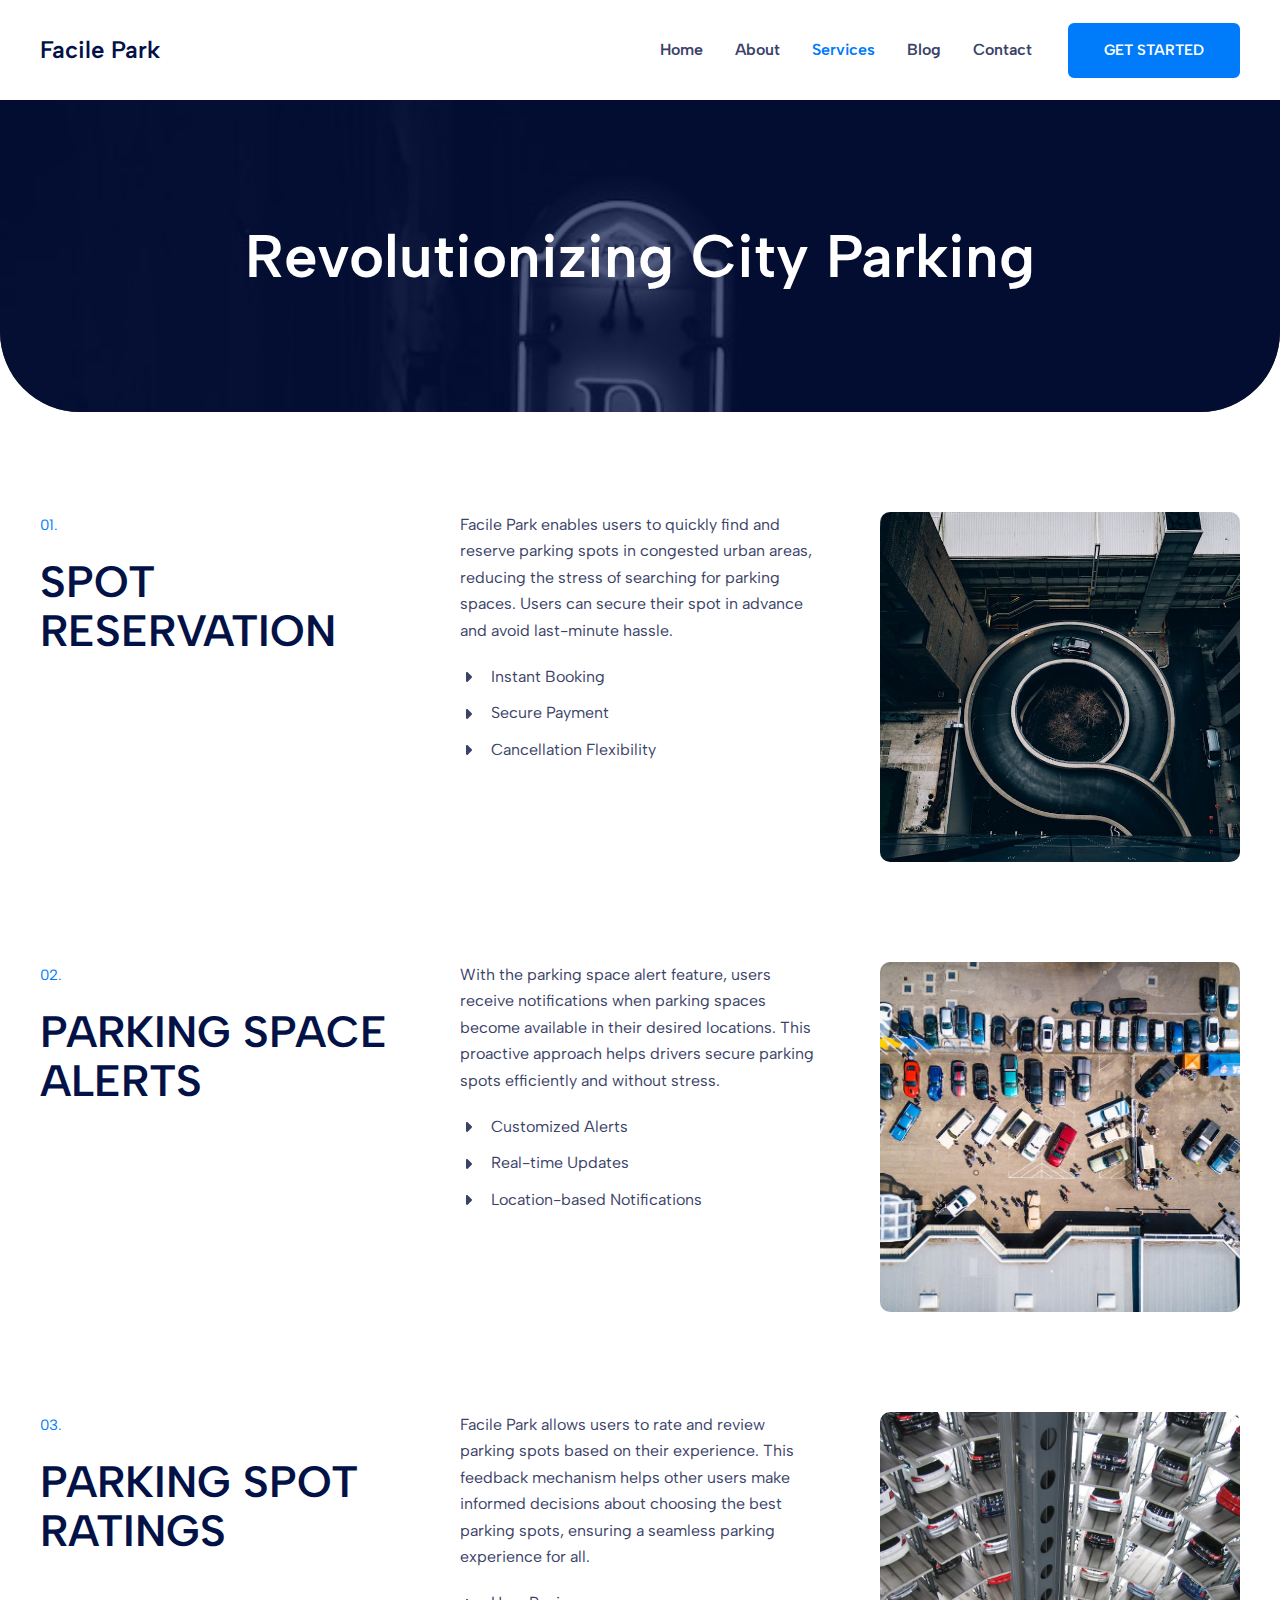
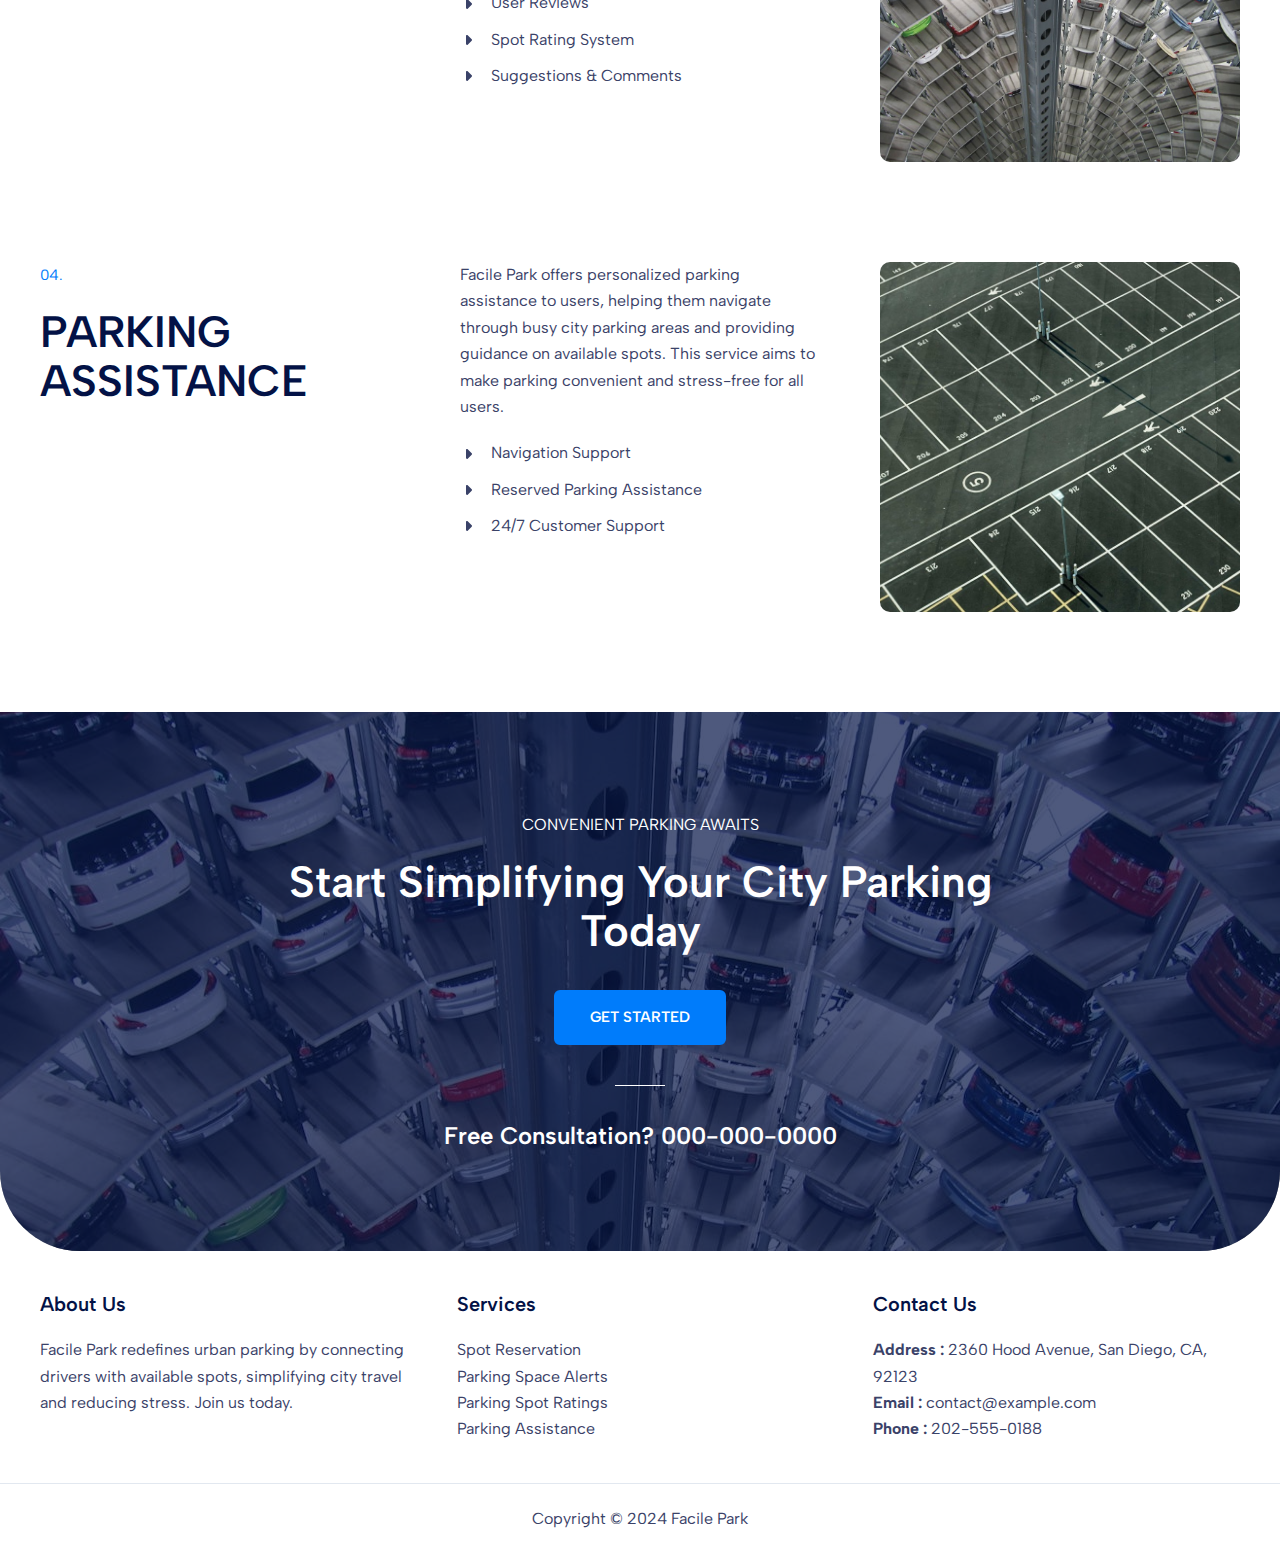
<file: services/index.html>
<!DOCTYPE html>
<html lang="en-US">
<head>
<meta charset="UTF-8">
<meta name="viewport" content="width=device-width, initial-scale=1">
	 <link rel="profile" href="https://gmpg.org/xfn/11"> 
	 <title>Services &#8211; Facile Park</title>
<meta name="robots" content="max-image-preview:large">
<link rel="dns-prefetch" href="//fonts.googleapis.com">
<link rel="alternate" type="application/rss+xml" title="Facile Park &raquo; Feed" href="/feed/">
<link rel="alternate" type="application/rss+xml" title="Facile Park &raquo; Comments Feed" href="/comments/feed/">
<script>
window._wpemojiSettings = {"baseUrl":"https:\/\/s.w.org\/images\/core\/emoji\/15.0.3\/72x72\/","ext":".png","svgUrl":"https:\/\/s.w.org\/images\/core\/emoji\/15.0.3\/svg\/","svgExt":".svg","source":{"concatemoji":"\/wp-includes\/js\/wp-emoji-release.min.js?ver=6.5.4"}};
/*! This file is auto-generated */
!function(i,n){var o,s,e;function c(e){try{var t={supportTests:e,timestamp:(new Date).valueOf()};sessionStorage.setItem(o,JSON.stringify(t))}catch(e){}}function p(e,t,n){e.clearRect(0,0,e.canvas.width,e.canvas.height),e.fillText(t,0,0);var t=new Uint32Array(e.getImageData(0,0,e.canvas.width,e.canvas.height).data),r=(e.clearRect(0,0,e.canvas.width,e.canvas.height),e.fillText(n,0,0),new Uint32Array(e.getImageData(0,0,e.canvas.width,e.canvas.height).data));return t.every(function(e,t){return e===r[t]})}function u(e,t,n){switch(t){case"flag":return n(e,"🏳️‍⚧️","🏳️​⚧️")?!1:!n(e,"🇺🇳","🇺​🇳")&&!n(e,"🏴󠁧󠁢󠁥󠁮󠁧󠁿","🏴​󠁧​󠁢​󠁥​󠁮​󠁧​󠁿");case"emoji":return!n(e,"🐦‍⬛","🐦​⬛")}return!1}function f(e,t,n){var r="undefined"!=typeof WorkerGlobalScope&&self instanceof WorkerGlobalScope?new OffscreenCanvas(300,150):i.createElement("canvas"),a=r.getContext("2d",{willReadFrequently:!0}),o=(a.textBaseline="top",a.font="600 32px Arial",{});return e.forEach(function(e){o[e]=t(a,e,n)}),o}function t(e){var t=i.createElement("script");t.src=e,t.defer=!0,i.head.appendChild(t)}"undefined"!=typeof Promise&&(o="wpEmojiSettingsSupports",s=["flag","emoji"],n.supports={everything:!0,everythingExceptFlag:!0},e=new Promise(function(e){i.addEventListener("DOMContentLoaded",e,{once:!0})}),new Promise(function(t){var n=function(){try{var e=JSON.parse(sessionStorage.getItem(o));if("object"==typeof e&&"number"==typeof e.timestamp&&(new Date).valueOf()<e.timestamp+604800&&"object"==typeof e.supportTests)return e.supportTests}catch(e){}return null}();if(!n){if("undefined"!=typeof Worker&&"undefined"!=typeof OffscreenCanvas&&"undefined"!=typeof URL&&URL.createObjectURL&&"undefined"!=typeof Blob)try{var e="postMessage("+f.toString()+"("+[JSON.stringify(s),u.toString(),p.toString()].join(",")+"));",r=new Blob([e],{type:"text/javascript"}),a=new Worker(URL.createObjectURL(r),{name:"wpTestEmojiSupports"});return void(a.onmessage=function(e){c(n=e.data),a.terminate(),t(n)})}catch(e){}c(n=f(s,u,p))}t(n)}).then(function(e){for(var t in e)n.supports[t]=e[t],n.supports.everything=n.supports.everything&&n.supports[t],"flag"!==t&&(n.supports.everythingExceptFlag=n.supports.everythingExceptFlag&&n.supports[t]);n.supports.everythingExceptFlag=n.supports.everythingExceptFlag&&!n.supports.flag,n.DOMReady=!1,n.readyCallback=function(){n.DOMReady=!0}}).then(function(){return e}).then(function(){var e;n.supports.everything||(n.readyCallback(),(e=n.source||{}).concatemoji?t(e.concatemoji):e.wpemoji&&e.twemoji&&(t(e.twemoji),t(e.wpemoji)))}))}((window,document),window._wpemojiSettings);
</script>
<link rel="stylesheet" id="astra-theme-css-css" href="/wp-content/themes/astra/assets/css/minified/main.min.css?ver=4.7.1" media="all">
<style id="astra-theme-css-inline-css">:root{--ast-post-nav-space:0;--ast-container-default-xlg-padding:3em;--ast-container-default-lg-padding:3em;--ast-container-default-slg-padding:2em;--ast-container-default-md-padding:3em;--ast-container-default-sm-padding:3em;--ast-container-default-xs-padding:2.4em;--ast-container-default-xxs-padding:1.8em;--ast-code-block-background:#ECEFF3;--ast-comment-inputs-background:#F9FAFB;--ast-normal-container-width:1200px;--ast-narrow-container-width:750px;--ast-blog-title-font-weight:normal;--ast-blog-meta-weight:inherit;}html{font-size:100%;}a{color:var(--ast-global-color-3);}a:hover,a:focus{color:var(--ast-global-color-1);}body,button,input,select,textarea,.ast-button,.ast-custom-button{font-family:'Albert Sans',sans-serif;font-weight:400;font-size:16px;font-size:1rem;line-height:var(--ast-body-line-height,1.65em);}blockquote{color:var(--ast-global-color-3);}h1,.entry-content h1,h2,.entry-content h2,h3,.entry-content h3,h4,.entry-content h4,h5,.entry-content h5,h6,.entry-content h6,.site-title,.site-title a{font-family:'Albert Sans',sans-serif;font-weight:600;line-height:1.2em;}.ast-site-identity .site-title a{color:var(--ast-global-color-2);}.site-title{font-size:24px;font-size:1.5rem;display:block;}header .custom-logo-link img{max-width:40px;}.astra-logo-svg{width:40px;}.site-header .site-description{font-size:15px;font-size:0.9375rem;display:none;}.entry-title{font-size:22px;font-size:1.375rem;}.archive .ast-article-post .ast-article-inner,.blog .ast-article-post .ast-article-inner,.archive .ast-article-post .ast-article-inner:hover,.blog .ast-article-post .ast-article-inner:hover{overflow:hidden;}h1,.entry-content h1{font-size:60px;font-size:3.75rem;font-weight:600;font-family:'Albert Sans',sans-serif;line-height:1.2em;}h2,.entry-content h2{font-size:44px;font-size:2.75rem;font-weight:600;font-family:'Albert Sans',sans-serif;line-height:1.1em;}h3,.entry-content h3{font-size:24px;font-size:1.5rem;font-weight:600;font-family:'Albert Sans',sans-serif;line-height:1.3em;}h4,.entry-content h4{font-size:22px;font-size:1.375rem;line-height:1.3em;font-weight:600;font-family:'Albert Sans',sans-serif;}h5,.entry-content h5{font-size:20px;font-size:1.25rem;line-height:1.2em;font-weight:600;font-family:'Albert Sans',sans-serif;}h6,.entry-content h6{font-size:15px;font-size:0.9375rem;line-height:1.4em;font-weight:600;font-family:'Albert Sans',sans-serif;text-transform:uppercase;}::selection{background-color:var(--ast-global-color-0);color:#ffffff;}body,h1,.entry-title a,.entry-content h1,h2,.entry-content h2,h3,.entry-content h3,h4,.entry-content h4,h5,.entry-content h5,h6,.entry-content h6{color:var(--ast-global-color-3);}.tagcloud a:hover,.tagcloud a:focus,.tagcloud a.current-item{color:#ffffff;border-color:var(--ast-global-color-3);background-color:var(--ast-global-color-3);}input:focus,input[type="text"]:focus,input[type="email"]:focus,input[type="url"]:focus,input[type="password"]:focus,input[type="reset"]:focus,input[type="search"]:focus,textarea:focus{border-color:var(--ast-global-color-3);}input[type="radio"]:checked,input[type=reset],input[type="checkbox"]:checked,input[type="checkbox"]:hover:checked,input[type="checkbox"]:focus:checked,input[type=range]::-webkit-slider-thumb{border-color:var(--ast-global-color-3);background-color:var(--ast-global-color-3);box-shadow:none;}.site-footer a:hover + .post-count,.site-footer a:focus + .post-count{background:var(--ast-global-color-3);border-color:var(--ast-global-color-3);}.single .nav-links .nav-previous,.single .nav-links .nav-next{color:var(--ast-global-color-3);}.entry-meta,.entry-meta *{line-height:1.45;color:var(--ast-global-color-3);}.entry-meta a:not(.ast-button):hover,.entry-meta a:not(.ast-button):hover *,.entry-meta a:not(.ast-button):focus,.entry-meta a:not(.ast-button):focus *,.page-links > .page-link,.page-links .page-link:hover,.post-navigation a:hover{color:var(--ast-global-color-1);}#cat option,.secondary .calendar_wrap thead a,.secondary .calendar_wrap thead a:visited{color:var(--ast-global-color-3);}.secondary .calendar_wrap #today,.ast-progress-val span{background:var(--ast-global-color-3);}.secondary a:hover + .post-count,.secondary a:focus + .post-count{background:var(--ast-global-color-3);border-color:var(--ast-global-color-3);}.calendar_wrap #today > a{color:#ffffff;}.page-links .page-link,.single .post-navigation a{color:var(--ast-global-color-3);}.ast-search-menu-icon .search-form button.search-submit{padding:0 4px;}.ast-search-menu-icon form.search-form{padding-right:0;}.ast-search-menu-icon.slide-search input.search-field{width:0;}.ast-header-search .ast-search-menu-icon.ast-dropdown-active .search-form,.ast-header-search .ast-search-menu-icon.ast-dropdown-active .search-field:focus{transition:all 0.2s;}.search-form input.search-field:focus{outline:none;}.ast-archive-title{color:var(--ast-global-color-2);}.widget-title,.widget .wp-block-heading{font-size:22px;font-size:1.375rem;color:var(--ast-global-color-2);}.ast-single-post .entry-content a,.ast-comment-content a:not(.ast-comment-edit-reply-wrap a){text-decoration:underline;}.ast-single-post .wp-block-button .wp-block-button__link,.ast-single-post .elementor-button-wrapper .elementor-button,.ast-single-post .entry-content .uagb-tab a,.ast-single-post .entry-content .uagb-ifb-cta a,.ast-single-post .entry-content .wp-block-uagb-buttons a,.ast-single-post .entry-content .uabb-module-content a,.ast-single-post .entry-content .uagb-post-grid a,.ast-single-post .entry-content .uagb-timeline a,.ast-single-post .entry-content .uagb-toc__wrap a,.ast-single-post .entry-content .uagb-taxomony-box a,.ast-single-post .entry-content .woocommerce a,.entry-content .wp-block-latest-posts > li > a,.ast-single-post .entry-content .wp-block-file__button,li.ast-post-filter-single,.ast-single-post .wp-block-buttons .wp-block-button.is-style-outline .wp-block-button__link,.ast-single-post .ast-comment-content .comment-reply-link,.ast-single-post .ast-comment-content .comment-edit-link{text-decoration:none;}.ast-search-menu-icon.slide-search a:focus-visible:focus-visible,.astra-search-icon:focus-visible,#close:focus-visible,a:focus-visible,.ast-menu-toggle:focus-visible,.site .skip-link:focus-visible,.wp-block-loginout input:focus-visible,.wp-block-search.wp-block-search__button-inside .wp-block-search__inside-wrapper,.ast-header-navigation-arrow:focus-visible,.woocommerce .wc-proceed-to-checkout > .checkout-button:focus-visible,.woocommerce .woocommerce-MyAccount-navigation ul li a:focus-visible,.ast-orders-table__row .ast-orders-table__cell:focus-visible,.woocommerce .woocommerce-order-details .order-again > .button:focus-visible,.woocommerce .woocommerce-message a.button.wc-forward:focus-visible,.woocommerce #minus_qty:focus-visible,.woocommerce #plus_qty:focus-visible,a#ast-apply-coupon:focus-visible,.woocommerce .woocommerce-info a:focus-visible,.woocommerce .astra-shop-summary-wrap a:focus-visible,.woocommerce a.wc-forward:focus-visible,#ast-apply-coupon:focus-visible,.woocommerce-js .woocommerce-mini-cart-item a.remove:focus-visible,#close:focus-visible,.button.search-submit:focus-visible,#search_submit:focus,.normal-search:focus-visible,.ast-header-account-wrap:focus-visible{outline-style:dotted;outline-color:inherit;outline-width:thin;}input:focus,input[type="text"]:focus,input[type="email"]:focus,input[type="url"]:focus,input[type="password"]:focus,input[type="reset"]:focus,input[type="search"]:focus,input[type="number"]:focus,textarea:focus,.wp-block-search__input:focus,[data-section="section-header-mobile-trigger"] .ast-button-wrap .ast-mobile-menu-trigger-minimal:focus,.ast-mobile-popup-drawer.active .menu-toggle-close:focus,.woocommerce-ordering select.orderby:focus,#ast-scroll-top:focus,#coupon_code:focus,.woocommerce-page #comment:focus,.woocommerce #reviews #respond input#submit:focus,.woocommerce a.add_to_cart_button:focus,.woocommerce .button.single_add_to_cart_button:focus,.woocommerce .woocommerce-cart-form button:focus,.woocommerce .woocommerce-cart-form__cart-item .quantity .qty:focus,.woocommerce .woocommerce-billing-fields .woocommerce-billing-fields__field-wrapper .woocommerce-input-wrapper > .input-text:focus,.woocommerce #order_comments:focus,.woocommerce #place_order:focus,.woocommerce .woocommerce-address-fields .woocommerce-address-fields__field-wrapper .woocommerce-input-wrapper > .input-text:focus,.woocommerce .woocommerce-MyAccount-content form button:focus,.woocommerce .woocommerce-MyAccount-content .woocommerce-EditAccountForm .woocommerce-form-row .woocommerce-Input.input-text:focus,.woocommerce .ast-woocommerce-container .woocommerce-pagination ul.page-numbers li a:focus,body #content .woocommerce form .form-row .select2-container--default .select2-selection--single:focus,#ast-coupon-code:focus,.woocommerce.woocommerce-js .quantity input[type=number]:focus,.woocommerce-js .woocommerce-mini-cart-item .quantity input[type=number]:focus,.woocommerce p#ast-coupon-trigger:focus{border-style:dotted;border-color:inherit;border-width:thin;}input{outline:none;}.ast-logo-title-inline .site-logo-img{padding-right:1em;}body .ast-oembed-container *{position:absolute;top:0;width:100%;height:100%;left:0;}body .wp-block-embed-pocket-casts .ast-oembed-container *{position:unset;}.ast-single-post-featured-section + article {margin-top: 2em;}.site-content .ast-single-post-featured-section img {width: 100%;overflow: hidden;object-fit: cover;}.site > .ast-single-related-posts-container {margin-top: 0;}@media (min-width: 922px) {.ast-desktop .ast-container--narrow {max-width: var(--ast-narrow-container-width);margin: 0 auto;}}@media (max-width:921.9px){#ast-desktop-header{display:none;}}@media (min-width:922px){#ast-mobile-header{display:none;}}.wp-block-buttons.aligncenter{justify-content:center;}@media (max-width:921px){.ast-theme-transparent-header #primary,.ast-theme-transparent-header #secondary{padding:0;}}@media (max-width:921px){.ast-plain-container.ast-no-sidebar #primary{padding:0;}}.ast-plain-container.ast-no-sidebar #primary{margin-top:0;margin-bottom:0;}@media (min-width:1200px){.ast-plain-container.ast-no-sidebar #primary{margin-top:60px;margin-bottom:60px;}}@media (max-width:921px){.ast-separate-container.ast-single-post.ast-right-sidebar #primary,.ast-separate-container.ast-single-post.ast-left-sidebar #primary,.ast-separate-container.ast-single-post #primary,.ast-plain-container #primary,.ast-narrow-container #primary{margin-top:40px;margin-bottom:20px;}.ast-separate-container.ast-single-post.ast-right-sidebar #primary,.ast-separate-container.ast-single-post.ast-left-sidebar #primary,.ast-separate-container.ast-single-post #primary,.ast-plain-container.ast-single-post #primary,.ast-narrow-container.ast-single-post #primary{margin-top:40px;margin-bottom:20px;}}@media (max-width:544px){.ast-separate-container.ast-single-post.ast-right-sidebar #primary,.ast-separate-container.ast-single-post.ast-left-sidebar #primary,.ast-separate-container.ast-single-post #primary,.ast-plain-container.ast-single-post #primary,.ast-narrow-container.ast-single-post #primary{margin-top:30px;margin-bottom:20px;}}@media (max-width:921px){.ast-separate-container #primary,.ast-narrow-container #primary{padding-top:0px;}}@media (max-width:544px){.ast-separate-container #primary,.ast-narrow-container #primary{padding-top:0px;}}@media (max-width:921px){.ast-separate-container #primary,.ast-narrow-container #primary{padding-bottom:0px;}}@media (max-width:544px){.ast-separate-container #primary,.ast-narrow-container #primary{padding-bottom:0px;}}.wp-block-button.is-style-outline .wp-block-button__link{border-color:var(--ast-global-color-0);border-top-width:2px;border-right-width:2px;border-bottom-width:2px;border-left-width:2px;}div.wp-block-button.is-style-outline > .wp-block-button__link:not(.has-text-color),div.wp-block-button.wp-block-button__link.is-style-outline:not(.has-text-color){color:var(--ast-global-color-0);}.wp-block-button.is-style-outline .wp-block-button__link:hover,.wp-block-buttons .wp-block-button.is-style-outline .wp-block-button__link:focus,.wp-block-buttons .wp-block-button.is-style-outline > .wp-block-button__link:not(.has-text-color):hover,.wp-block-buttons .wp-block-button.wp-block-button__link.is-style-outline:not(.has-text-color):hover{color:#ffffff;background-color:var(--ast-global-color-1);border-color:var(--ast-global-color-1);}.post-page-numbers.current .page-link,.ast-pagination .page-numbers.current{color:#ffffff;border-color:var(--ast-global-color-0);background-color:var(--ast-global-color-0);}.wp-block-button.is-style-outline .wp-block-button__link{border-top-width:2px;border-right-width:2px;border-bottom-width:2px;border-left-width:2px;}.wp-block-buttons .wp-block-button.is-style-outline .wp-block-button__link.wp-element-button,.ast-outline-button,.wp-block-uagb-buttons-child .uagb-buttons-repeater.ast-outline-button{border-color:var(--ast-global-color-0);border-top-width:2px;border-right-width:2px;border-bottom-width:2px;border-left-width:2px;font-family:inherit;font-weight:600;font-size:15px;font-size:0.9375rem;line-height:1em;text-transform:uppercase;padding-top:18px;padding-right:34px;padding-bottom:18px;padding-left:34px;border-top-left-radius:6px;border-top-right-radius:6px;border-bottom-right-radius:6px;border-bottom-left-radius:6px;}.wp-block-buttons .wp-block-button.is-style-outline > .wp-block-button__link:not(.has-text-color),.wp-block-buttons .wp-block-button.wp-block-button__link.is-style-outline:not(.has-text-color),.ast-outline-button{color:var(--ast-global-color-0);}.wp-block-button.is-style-outline .wp-block-button__link:hover,.wp-block-buttons .wp-block-button.is-style-outline .wp-block-button__link:focus,.wp-block-buttons .wp-block-button.is-style-outline > .wp-block-button__link:not(.has-text-color):hover,.wp-block-buttons .wp-block-button.wp-block-button__link.is-style-outline:not(.has-text-color):hover,.ast-outline-button:hover,.ast-outline-button:focus,.wp-block-uagb-buttons-child .uagb-buttons-repeater.ast-outline-button:hover,.wp-block-uagb-buttons-child .uagb-buttons-repeater.ast-outline-button:focus{color:#ffffff;background-color:var(--ast-global-color-1);border-color:var(--ast-global-color-1);}@media (max-width:921px){.wp-block-buttons .wp-block-button.is-style-outline .wp-block-button__link.wp-element-button,.ast-outline-button,.wp-block-uagb-buttons-child .uagb-buttons-repeater.ast-outline-button{padding-top:17px;padding-right:32px;padding-bottom:17px;padding-left:32px;}}@media (max-width:544px){.wp-block-buttons .wp-block-button.is-style-outline .wp-block-button__link.wp-element-button,.ast-outline-button,.wp-block-uagb-buttons-child .uagb-buttons-repeater.ast-outline-button{padding-top:16px;padding-right:26px;padding-bottom:16px;padding-left:26px;}}.entry-content[ast-blocks-layout] > figure{margin-bottom:1em;}h1.widget-title{font-weight:600;}h2.widget-title{font-weight:600;}h3.widget-title{font-weight:600;}#page{display:flex;flex-direction:column;min-height:100vh;}.ast-404-layout-1 h1.page-title{color:var(--ast-global-color-2);}.single .post-navigation a{line-height:1em;height:inherit;}.error-404 .page-sub-title{font-size:1.5rem;font-weight:inherit;}.search .site-content .content-area .search-form{margin-bottom:0;}#page .site-content{flex-grow:1;}.widget{margin-bottom:1.25em;}#secondary li{line-height:1.5em;}#secondary .wp-block-group h2{margin-bottom:0.7em;}#secondary h2{font-size:1.7rem;}.ast-separate-container .ast-article-post,.ast-separate-container .ast-article-single,.ast-separate-container .comment-respond{padding:3em;}.ast-separate-container .ast-article-single .ast-article-single{padding:0;}.ast-article-single .wp-block-post-template-is-layout-grid{padding-left:0;}.ast-separate-container .comments-title,.ast-narrow-container .comments-title{padding:1.5em 2em;}.ast-page-builder-template .comment-form-textarea,.ast-comment-formwrap .ast-grid-common-col{padding:0;}.ast-comment-formwrap{padding:0;display:inline-flex;column-gap:20px;width:100%;margin-left:0;margin-right:0;}.comments-area textarea#comment:focus,.comments-area textarea#comment:active,.comments-area .ast-comment-formwrap input[type="text"]:focus,.comments-area .ast-comment-formwrap input[type="text"]:active {box-shadow:none;outline:none;}.archive.ast-page-builder-template .entry-header{margin-top:2em;}.ast-page-builder-template .ast-comment-formwrap{width:100%;}.entry-title{margin-bottom:0.5em;}.ast-archive-description p{font-size:inherit;font-weight:inherit;line-height:inherit;}.ast-separate-container .ast-comment-list li.depth-1,.hentry{margin-bottom:2em;}@media (min-width:921px){.ast-left-sidebar.ast-page-builder-template #secondary,.archive.ast-right-sidebar.ast-page-builder-template .site-main{padding-left:20px;padding-right:20px;}}@media (max-width:544px){.ast-comment-formwrap.ast-row{column-gap:10px;display:inline-block;}#ast-commentform .ast-grid-common-col{position:relative;width:100%;}}@media (min-width:1201px){.ast-separate-container .ast-article-post,.ast-separate-container .ast-article-single,.ast-separate-container .ast-author-box,.ast-separate-container .ast-404-layout-1,.ast-separate-container .no-results{padding:3em;}}@media (max-width:921px){.ast-separate-container #primary,.ast-separate-container #secondary{padding:1.5em 0;}#primary,#secondary{padding:1.5em 0;margin:0;}.ast-left-sidebar #content > .ast-container{display:flex;flex-direction:column-reverse;width:100%;}}@media (min-width:922px){.ast-separate-container.ast-right-sidebar #primary,.ast-separate-container.ast-left-sidebar #primary{border:0;}.search-no-results.ast-separate-container #primary{margin-bottom:4em;}}.wp-block-button .wp-block-button__link{color:#ffffff;}.wp-block-button .wp-block-button__link:hover,.wp-block-button .wp-block-button__link:focus{color:#ffffff;background-color:var(--ast-global-color-1);border-color:var(--ast-global-color-1);}.wp-block-button .wp-block-button__link,.wp-block-search .wp-block-search__button,body .wp-block-file .wp-block-file__button{border-style:solid;border-top-width:2px;border-right-width:2px;border-left-width:2px;border-bottom-width:2px;border-color:var(--ast-global-color-0);background-color:var(--ast-global-color-0);color:#ffffff;font-family:inherit;font-weight:600;line-height:1em;text-transform:uppercase;font-size:15px;font-size:0.9375rem;border-top-left-radius:6px;border-top-right-radius:6px;border-bottom-right-radius:6px;border-bottom-left-radius:6px;padding-top:18px;padding-right:34px;padding-bottom:18px;padding-left:34px;}@media (max-width:921px){.wp-block-button .wp-block-button__link,.wp-block-search .wp-block-search__button,body .wp-block-file .wp-block-file__button{padding-top:17px;padding-right:32px;padding-bottom:17px;padding-left:32px;border-top-left-radius:6px;border-top-right-radius:6px;border-bottom-right-radius:6px;border-bottom-left-radius:6px;}}@media (max-width:544px){.wp-block-button .wp-block-button__link,.wp-block-search .wp-block-search__button,body .wp-block-file .wp-block-file__button{padding-top:16px;padding-right:26px;padding-bottom:16px;padding-left:26px;border-top-left-radius:6px;border-top-right-radius:6px;border-bottom-right-radius:6px;border-bottom-left-radius:6px;}}.menu-toggle,button,.ast-button,.ast-custom-button,.button,input#submit,input[type="button"],input[type="submit"],input[type="reset"],form[CLASS*="wp-block-search__"].wp-block-search .wp-block-search__inside-wrapper .wp-block-search__button,body .wp-block-file .wp-block-file__button,.search .search-submit,.woocommerce-js a.button,.woocommerce button.button,.woocommerce .woocommerce-message a.button,.woocommerce #respond input#submit.alt,.woocommerce input.button.alt,.woocommerce input.button,.woocommerce input.button:disabled,.woocommerce input.button:disabled[disabled],.woocommerce input.button:disabled:hover,.woocommerce input.button:disabled[disabled]:hover,.woocommerce #respond input#submit,.woocommerce button.button.alt.disabled,.wc-block-grid__products .wc-block-grid__product .wp-block-button__link,.wc-block-grid__product-onsale,[CLASS*="wc-block"] button,.woocommerce-js .astra-cart-drawer .astra-cart-drawer-content .woocommerce-mini-cart__buttons .button:not(.checkout):not(.ast-continue-shopping),.woocommerce-js .astra-cart-drawer .astra-cart-drawer-content .woocommerce-mini-cart__buttons a.checkout,.woocommerce button.button.alt.disabled.wc-variation-selection-needed,[CLASS*="wc-block"] .wc-block-components-button{border-style:solid;border-top-width:2px;border-right-width:2px;border-left-width:2px;border-bottom-width:2px;color:#ffffff;border-color:var(--ast-global-color-0);background-color:var(--ast-global-color-0);padding-top:18px;padding-right:34px;padding-bottom:18px;padding-left:34px;font-family:inherit;font-weight:600;font-size:15px;font-size:0.9375rem;line-height:1em;text-transform:uppercase;border-top-left-radius:6px;border-top-right-radius:6px;border-bottom-right-radius:6px;border-bottom-left-radius:6px;}button:focus,.menu-toggle:hover,button:hover,.ast-button:hover,.ast-custom-button:hover .button:hover,.ast-custom-button:hover ,input[type=reset]:hover,input[type=reset]:focus,input#submit:hover,input#submit:focus,input[type="button"]:hover,input[type="button"]:focus,input[type="submit"]:hover,input[type="submit"]:focus,form[CLASS*="wp-block-search__"].wp-block-search .wp-block-search__inside-wrapper .wp-block-search__button:hover,form[CLASS*="wp-block-search__"].wp-block-search .wp-block-search__inside-wrapper .wp-block-search__button:focus,body .wp-block-file .wp-block-file__button:hover,body .wp-block-file .wp-block-file__button:focus,.woocommerce-js a.button:hover,.woocommerce button.button:hover,.woocommerce .woocommerce-message a.button:hover,.woocommerce #respond input#submit:hover,.woocommerce #respond input#submit.alt:hover,.woocommerce input.button.alt:hover,.woocommerce input.button:hover,.woocommerce button.button.alt.disabled:hover,.wc-block-grid__products .wc-block-grid__product .wp-block-button__link:hover,[CLASS*="wc-block"] button:hover,.woocommerce-js .astra-cart-drawer .astra-cart-drawer-content .woocommerce-mini-cart__buttons .button:not(.checkout):not(.ast-continue-shopping):hover,.woocommerce-js .astra-cart-drawer .astra-cart-drawer-content .woocommerce-mini-cart__buttons a.checkout:hover,.woocommerce button.button.alt.disabled.wc-variation-selection-needed:hover,[CLASS*="wc-block"] .wc-block-components-button:hover,[CLASS*="wc-block"] .wc-block-components-button:focus{color:#ffffff;background-color:var(--ast-global-color-1);border-color:var(--ast-global-color-1);}form[CLASS*="wp-block-search__"].wp-block-search .wp-block-search__inside-wrapper .wp-block-search__button.has-icon{padding-top:calc(18px - 3px);padding-right:calc(34px - 3px);padding-bottom:calc(18px - 3px);padding-left:calc(34px - 3px);}@media (max-width:921px){.menu-toggle,button,.ast-button,.ast-custom-button,.button,input#submit,input[type="button"],input[type="submit"],input[type="reset"],form[CLASS*="wp-block-search__"].wp-block-search .wp-block-search__inside-wrapper .wp-block-search__button,body .wp-block-file .wp-block-file__button,.search .search-submit,.woocommerce-js a.button,.woocommerce button.button,.woocommerce .woocommerce-message a.button,.woocommerce #respond input#submit.alt,.woocommerce input.button.alt,.woocommerce input.button,.woocommerce input.button:disabled,.woocommerce input.button:disabled[disabled],.woocommerce input.button:disabled:hover,.woocommerce input.button:disabled[disabled]:hover,.woocommerce #respond input#submit,.woocommerce button.button.alt.disabled,.wc-block-grid__products .wc-block-grid__product .wp-block-button__link,.wc-block-grid__product-onsale,[CLASS*="wc-block"] button,.woocommerce-js .astra-cart-drawer .astra-cart-drawer-content .woocommerce-mini-cart__buttons .button:not(.checkout):not(.ast-continue-shopping),.woocommerce-js .astra-cart-drawer .astra-cart-drawer-content .woocommerce-mini-cart__buttons a.checkout,.woocommerce button.button.alt.disabled.wc-variation-selection-needed,[CLASS*="wc-block"] .wc-block-components-button{padding-top:17px;padding-right:32px;padding-bottom:17px;padding-left:32px;border-top-left-radius:6px;border-top-right-radius:6px;border-bottom-right-radius:6px;border-bottom-left-radius:6px;}}@media (max-width:544px){.menu-toggle,button,.ast-button,.ast-custom-button,.button,input#submit,input[type="button"],input[type="submit"],input[type="reset"],form[CLASS*="wp-block-search__"].wp-block-search .wp-block-search__inside-wrapper .wp-block-search__button,body .wp-block-file .wp-block-file__button,.search .search-submit,.woocommerce-js a.button,.woocommerce button.button,.woocommerce .woocommerce-message a.button,.woocommerce #respond input#submit.alt,.woocommerce input.button.alt,.woocommerce input.button,.woocommerce input.button:disabled,.woocommerce input.button:disabled[disabled],.woocommerce input.button:disabled:hover,.woocommerce input.button:disabled[disabled]:hover,.woocommerce #respond input#submit,.woocommerce button.button.alt.disabled,.wc-block-grid__products .wc-block-grid__product .wp-block-button__link,.wc-block-grid__product-onsale,[CLASS*="wc-block"] button,.woocommerce-js .astra-cart-drawer .astra-cart-drawer-content .woocommerce-mini-cart__buttons .button:not(.checkout):not(.ast-continue-shopping),.woocommerce-js .astra-cart-drawer .astra-cart-drawer-content .woocommerce-mini-cart__buttons a.checkout,.woocommerce button.button.alt.disabled.wc-variation-selection-needed,[CLASS*="wc-block"] .wc-block-components-button{padding-top:16px;padding-right:26px;padding-bottom:16px;padding-left:26px;border-top-left-radius:6px;border-top-right-radius:6px;border-bottom-right-radius:6px;border-bottom-left-radius:6px;}}@media (max-width:921px){.ast-mobile-header-stack .main-header-bar .ast-search-menu-icon{display:inline-block;}.ast-header-break-point.ast-header-custom-item-outside .ast-mobile-header-stack .main-header-bar .ast-search-icon{margin:0;}.ast-comment-avatar-wrap img{max-width:2.5em;}.ast-comment-meta{padding:0 1.8888em 1.3333em;}.ast-separate-container .ast-comment-list li.depth-1{padding:1.5em 2.14em;}.ast-separate-container .comment-respond{padding:2em 2.14em;}}@media (min-width:544px){.ast-container{max-width:100%;}}@media (max-width:544px){.ast-separate-container .ast-article-post,.ast-separate-container .ast-article-single,.ast-separate-container .comments-title,.ast-separate-container .ast-archive-description{padding:1.5em 1em;}.ast-separate-container #content .ast-container{padding-left:0.54em;padding-right:0.54em;}.ast-separate-container .ast-comment-list .bypostauthor{padding:.5em;}.ast-search-menu-icon.ast-dropdown-active .search-field{width:170px;}}.ast-separate-container{background-color:var(--ast-global-color-4);;background-image:none;;}@media (max-width:921px){.site-title{font-size:20px;font-size:1.25rem;display:block;}.site-header .site-description{display:none;}.entry-title{font-size:22px;font-size:1.375rem;}h1,.entry-content h1{font-size:50px;}h2,.entry-content h2{font-size:35px;}h3,.entry-content h3{font-size:22px;}h4,.entry-content h4{font-size:20px;font-size:1.25rem;}h5,.entry-content h5{font-size:18px;font-size:1.125rem;}h6,.entry-content h6{font-size:14px;font-size:0.875rem;}body,.ast-separate-container{background-color:var(--ast-global-color-4);;background-image:none;;}}@media (max-width:544px){.site-title{font-size:20px;font-size:1.25rem;display:block;}.site-header .site-description{display:none;}.entry-title{font-size:20px;font-size:1.25rem;}h1,.entry-content h1{font-size:35px;}h2,.entry-content h2{font-size:28px;}h3,.entry-content h3{font-size:22px;}h4,.entry-content h4{font-size:20px;font-size:1.25rem;}h5,.entry-content h5{font-size:17px;font-size:1.0625rem;}h6,.entry-content h6{font-size:14px;font-size:0.875rem;}.astra-logo-svg:not(.sticky-custom-logo .astra-logo-svg,.transparent-custom-logo .astra-logo-svg,.advanced-header-logo .astra-logo-svg){height:41px;}body,.ast-separate-container{background-color:var(--ast-global-color-4);;background-image:none;;}}@media (max-width:921px){html{font-size:91.2%;}}@media (max-width:544px){html{font-size:91.2%;}}@media (min-width:922px){.ast-container{max-width:1240px;}}@media (min-width:922px){.site-content .ast-container{display:flex;}}@media (max-width:921px){.site-content .ast-container{flex-direction:column;}}@media (min-width:922px){.main-header-menu .sub-menu .menu-item.ast-left-align-sub-menu:hover > .sub-menu,.main-header-menu .sub-menu .menu-item.ast-left-align-sub-menu.focus > .sub-menu{margin-left:-0px;}}.entry-content li > p{margin-bottom:0;}.site .comments-area{padding-top:2em;padding-bottom:3em;}.wp-block-file {display: flex;align-items: center;flex-wrap: wrap;justify-content: space-between;}.wp-block-pullquote {border: none;}.wp-block-pullquote blockquote::before {content: "\201D";font-family: "Helvetica",sans-serif;display: flex;transform: rotate( 180deg );font-size: 6rem;font-style: normal;line-height: 1;font-weight: bold;align-items: center;justify-content: center;}.has-text-align-right > blockquote::before {justify-content: flex-start;}.has-text-align-left > blockquote::before {justify-content: flex-end;}figure.wp-block-pullquote.is-style-solid-color blockquote {max-width: 100%;text-align: inherit;}html body {--wp--custom--ast-default-block-top-padding: 3em;--wp--custom--ast-default-block-right-padding: 3em;--wp--custom--ast-default-block-bottom-padding: 3em;--wp--custom--ast-default-block-left-padding: 3em;--wp--custom--ast-container-width: 1200px;--wp--custom--ast-content-width-size: 1200px;--wp--custom--ast-wide-width-size: calc(1200px + var(--wp--custom--ast-default-block-left-padding) + var(--wp--custom--ast-default-block-right-padding));}.ast-narrow-container {--wp--custom--ast-content-width-size: 750px;--wp--custom--ast-wide-width-size: 750px;}@media(max-width: 921px) {html body {--wp--custom--ast-default-block-top-padding: 3em;--wp--custom--ast-default-block-right-padding: 2em;--wp--custom--ast-default-block-bottom-padding: 3em;--wp--custom--ast-default-block-left-padding: 2em;}}@media(max-width: 544px) {html body {--wp--custom--ast-default-block-top-padding: 3em;--wp--custom--ast-default-block-right-padding: 1.5em;--wp--custom--ast-default-block-bottom-padding: 3em;--wp--custom--ast-default-block-left-padding: 1.5em;}}.entry-content > .wp-block-group,.entry-content > .wp-block-cover,.entry-content > .wp-block-columns {padding-top: var(--wp--custom--ast-default-block-top-padding);padding-right: var(--wp--custom--ast-default-block-right-padding);padding-bottom: var(--wp--custom--ast-default-block-bottom-padding);padding-left: var(--wp--custom--ast-default-block-left-padding);}.ast-plain-container.ast-no-sidebar .entry-content > .alignfull,.ast-page-builder-template .ast-no-sidebar .entry-content > .alignfull {margin-left: calc( -50vw + 50%);margin-right: calc( -50vw + 50%);max-width: 100vw;width: 100vw;}.ast-plain-container.ast-no-sidebar .entry-content .alignfull .alignfull,.ast-page-builder-template.ast-no-sidebar .entry-content .alignfull .alignfull,.ast-plain-container.ast-no-sidebar .entry-content .alignfull .alignwide,.ast-page-builder-template.ast-no-sidebar .entry-content .alignfull .alignwide,.ast-plain-container.ast-no-sidebar .entry-content .alignwide .alignfull,.ast-page-builder-template.ast-no-sidebar .entry-content .alignwide .alignfull,.ast-plain-container.ast-no-sidebar .entry-content .alignwide .alignwide,.ast-page-builder-template.ast-no-sidebar .entry-content .alignwide .alignwide,.ast-plain-container.ast-no-sidebar .entry-content .wp-block-column .alignfull,.ast-page-builder-template.ast-no-sidebar .entry-content .wp-block-column .alignfull,.ast-plain-container.ast-no-sidebar .entry-content .wp-block-column .alignwide,.ast-page-builder-template.ast-no-sidebar .entry-content .wp-block-column .alignwide {margin-left: auto;margin-right: auto;width: 100%;}[ast-blocks-layout] .wp-block-separator:not(.is-style-dots) {height: 0;}[ast-blocks-layout] .wp-block-separator {margin: 20px auto;}[ast-blocks-layout] .wp-block-separator:not(.is-style-wide):not(.is-style-dots) {max-width: 100px;}[ast-blocks-layout] .wp-block-separator.has-background {padding: 0;}.entry-content[ast-blocks-layout] > * {max-width: var(--wp--custom--ast-content-width-size);margin-left: auto;margin-right: auto;}.entry-content[ast-blocks-layout] > .alignwide {max-width: var(--wp--custom--ast-wide-width-size);}.entry-content[ast-blocks-layout] .alignfull {max-width: none;}.entry-content .wp-block-columns {margin-bottom: 0;}blockquote {margin: 1.5em;border-color: rgba(0,0,0,0.05);}.wp-block-quote:not(.has-text-align-right):not(.has-text-align-center) {border-left: 5px solid rgba(0,0,0,0.05);}.has-text-align-right > blockquote,blockquote.has-text-align-right {border-right: 5px solid rgba(0,0,0,0.05);}.has-text-align-left > blockquote,blockquote.has-text-align-left {border-left: 5px solid rgba(0,0,0,0.05);}.wp-block-site-tagline,.wp-block-latest-posts .read-more {margin-top: 15px;}.wp-block-loginout p label {display: block;}.wp-block-loginout p:not(.login-remember):not(.login-submit) input {width: 100%;}.wp-block-loginout input:focus {border-color: transparent;}.wp-block-loginout input:focus {outline: thin dotted;}.entry-content .wp-block-media-text .wp-block-media-text__content {padding: 0 0 0 8%;}.entry-content .wp-block-media-text.has-media-on-the-right .wp-block-media-text__content {padding: 0 8% 0 0;}.entry-content .wp-block-media-text.has-background .wp-block-media-text__content {padding: 8%;}.entry-content .wp-block-cover:not([class*="background-color"]) .wp-block-cover__inner-container,.entry-content .wp-block-cover:not([class*="background-color"]) .wp-block-cover-image-text,.entry-content .wp-block-cover:not([class*="background-color"]) .wp-block-cover-text,.entry-content .wp-block-cover-image:not([class*="background-color"]) .wp-block-cover__inner-container,.entry-content .wp-block-cover-image:not([class*="background-color"]) .wp-block-cover-image-text,.entry-content .wp-block-cover-image:not([class*="background-color"]) .wp-block-cover-text {color: var(--ast-global-color-5);}.wp-block-loginout .login-remember input {width: 1.1rem;height: 1.1rem;margin: 0 5px 4px 0;vertical-align: middle;}.wp-block-latest-posts > li > *:first-child,.wp-block-latest-posts:not(.is-grid) > li:first-child {margin-top: 0;}.wp-block-search__inside-wrapper .wp-block-search__input {padding: 0 10px;color: var(--ast-global-color-3);background: var(--ast-global-color-5);border-color: var(--ast-border-color);}.wp-block-latest-posts .read-more {margin-bottom: 1.5em;}.wp-block-search__no-button .wp-block-search__inside-wrapper .wp-block-search__input {padding-top: 5px;padding-bottom: 5px;}.wp-block-latest-posts .wp-block-latest-posts__post-date,.wp-block-latest-posts .wp-block-latest-posts__post-author {font-size: 1rem;}.wp-block-latest-posts > li > *,.wp-block-latest-posts:not(.is-grid) > li {margin-top: 12px;margin-bottom: 12px;}.ast-page-builder-template .entry-content[ast-blocks-layout] > *,.ast-page-builder-template .entry-content[ast-blocks-layout] > .alignfull > * {max-width: none;}.ast-page-builder-template .entry-content[ast-blocks-layout] > .alignwide > * {max-width: var(--wp--custom--ast-wide-width-size);}.ast-page-builder-template .entry-content[ast-blocks-layout] > .inherit-container-width > *,.ast-page-builder-template .entry-content[ast-blocks-layout] > * > *,.entry-content[ast-blocks-layout] > .wp-block-cover .wp-block-cover__inner-container {max-width: var(--wp--custom--ast-content-width-size);margin-left: auto;margin-right: auto;}.entry-content[ast-blocks-layout] .wp-block-cover:not(.alignleft):not(.alignright) {width: auto;}@media(max-width: 1200px) {.ast-separate-container .entry-content > .alignfull,.ast-separate-container .entry-content[ast-blocks-layout] > .alignwide,.ast-plain-container .entry-content[ast-blocks-layout] > .alignwide,.ast-plain-container .entry-content .alignfull {margin-left: calc(-1 * min(var(--ast-container-default-xlg-padding),20px)) ;margin-right: calc(-1 * min(var(--ast-container-default-xlg-padding),20px));}}@media(min-width: 1201px) {.ast-separate-container .entry-content > .alignfull {margin-left: calc(-1 * var(--ast-container-default-xlg-padding) );margin-right: calc(-1 * var(--ast-container-default-xlg-padding) );}.ast-separate-container .entry-content[ast-blocks-layout] > .alignwide,.ast-plain-container .entry-content[ast-blocks-layout] > .alignwide {margin-left: calc(-1 * var(--wp--custom--ast-default-block-left-padding) );margin-right: calc(-1 * var(--wp--custom--ast-default-block-right-padding) );}}@media(min-width: 921px) {.ast-separate-container .entry-content .wp-block-group.alignwide:not(.inherit-container-width) > :where(:not(.alignleft):not(.alignright)),.ast-plain-container .entry-content .wp-block-group.alignwide:not(.inherit-container-width) > :where(:not(.alignleft):not(.alignright)) {max-width: calc( var(--wp--custom--ast-content-width-size) + 80px );}.ast-plain-container.ast-right-sidebar .entry-content[ast-blocks-layout] .alignfull,.ast-plain-container.ast-left-sidebar .entry-content[ast-blocks-layout] .alignfull {margin-left: -60px;margin-right: -60px;}}@media(min-width: 544px) {.entry-content > .alignleft {margin-right: 20px;}.entry-content > .alignright {margin-left: 20px;}}@media (max-width:544px){.wp-block-columns .wp-block-column:not(:last-child){margin-bottom:20px;}.wp-block-latest-posts{margin:0;}}@media( max-width: 600px ) {.entry-content .wp-block-media-text .wp-block-media-text__content,.entry-content .wp-block-media-text.has-media-on-the-right .wp-block-media-text__content {padding: 8% 0 0;}.entry-content .wp-block-media-text.has-background .wp-block-media-text__content {padding: 8%;}}.ast-page-builder-template .entry-header {padding-left: 0;}.ast-narrow-container .site-content .wp-block-uagb-image--align-full .wp-block-uagb-image__figure {max-width: 100%;margin-left: auto;margin-right: auto;}.entry-content ul,.entry-content ol {padding: revert;margin: revert;}:root .has-ast-global-color-0-color{color:var(--ast-global-color-0);}:root .has-ast-global-color-0-background-color{background-color:var(--ast-global-color-0);}:root .wp-block-button .has-ast-global-color-0-color{color:var(--ast-global-color-0);}:root .wp-block-button .has-ast-global-color-0-background-color{background-color:var(--ast-global-color-0);}:root .has-ast-global-color-1-color{color:var(--ast-global-color-1);}:root .has-ast-global-color-1-background-color{background-color:var(--ast-global-color-1);}:root .wp-block-button .has-ast-global-color-1-color{color:var(--ast-global-color-1);}:root .wp-block-button .has-ast-global-color-1-background-color{background-color:var(--ast-global-color-1);}:root .has-ast-global-color-2-color{color:var(--ast-global-color-2);}:root .has-ast-global-color-2-background-color{background-color:var(--ast-global-color-2);}:root .wp-block-button .has-ast-global-color-2-color{color:var(--ast-global-color-2);}:root .wp-block-button .has-ast-global-color-2-background-color{background-color:var(--ast-global-color-2);}:root .has-ast-global-color-3-color{color:var(--ast-global-color-3);}:root .has-ast-global-color-3-background-color{background-color:var(--ast-global-color-3);}:root .wp-block-button .has-ast-global-color-3-color{color:var(--ast-global-color-3);}:root .wp-block-button .has-ast-global-color-3-background-color{background-color:var(--ast-global-color-3);}:root .has-ast-global-color-4-color{color:var(--ast-global-color-4);}:root .has-ast-global-color-4-background-color{background-color:var(--ast-global-color-4);}:root .wp-block-button .has-ast-global-color-4-color{color:var(--ast-global-color-4);}:root .wp-block-button .has-ast-global-color-4-background-color{background-color:var(--ast-global-color-4);}:root .has-ast-global-color-5-color{color:var(--ast-global-color-5);}:root .has-ast-global-color-5-background-color{background-color:var(--ast-global-color-5);}:root .wp-block-button .has-ast-global-color-5-color{color:var(--ast-global-color-5);}:root .wp-block-button .has-ast-global-color-5-background-color{background-color:var(--ast-global-color-5);}:root .has-ast-global-color-6-color{color:var(--ast-global-color-6);}:root .has-ast-global-color-6-background-color{background-color:var(--ast-global-color-6);}:root .wp-block-button .has-ast-global-color-6-color{color:var(--ast-global-color-6);}:root .wp-block-button .has-ast-global-color-6-background-color{background-color:var(--ast-global-color-6);}:root .has-ast-global-color-7-color{color:var(--ast-global-color-7);}:root .has-ast-global-color-7-background-color{background-color:var(--ast-global-color-7);}:root .wp-block-button .has-ast-global-color-7-color{color:var(--ast-global-color-7);}:root .wp-block-button .has-ast-global-color-7-background-color{background-color:var(--ast-global-color-7);}:root .has-ast-global-color-8-color{color:var(--ast-global-color-8);}:root .has-ast-global-color-8-background-color{background-color:var(--ast-global-color-8);}:root .wp-block-button .has-ast-global-color-8-color{color:var(--ast-global-color-8);}:root .wp-block-button .has-ast-global-color-8-background-color{background-color:var(--ast-global-color-8);}:root{--ast-global-color-0:#007cfb;--ast-global-color-1:#006edc;--ast-global-color-2:#031246;--ast-global-color-3:#3a4268;--ast-global-color-4:#f3f4f8;--ast-global-color-5:#ffffff;--ast-global-color-6:#e2e8f0;--ast-global-color-7:#031246;--ast-global-color-8:#94a3b8;}:root {--ast-border-color : var(--ast-global-color-6);}.site .site-content #primary{margin-top:0px;margin-bottom:0px;margin-left:0px;margin-right:0px;}.site .site-content #primary .ast-article-single,.ast-separate-container .site-content #secondary .widget{padding-top:0px;padding-bottom:0px;padding-left:0px;padding-right:0px;}@media (max-width:921px){.site .site-content #primary{margin-top:0px;margin-bottom:0px;margin-left:0px;margin-right:0px;}.site .site-content #primary .ast-article-single,.ast-separate-container .site-content #secondary .widget{padding-top:0px;padding-bottom:0px;padding-left:0px;padding-right:0px;}}@media (max-width:544px){.site .site-content #primary{margin-top:0px;margin-bottom:0px;margin-left:0px;margin-right:0px;}.site .site-content #primary .ast-article-single,.ast-separate-container .site-content #secondary .widget{padding-top:0px;padding-bottom:0px;padding-left:0px;padding-right:0px;}}.ast-single-entry-banner {-js-display: flex;display: flex;flex-direction: column;justify-content: center;text-align: center;position: relative;background: #eeeeee;}.ast-single-entry-banner[data-banner-layout="layout-1"] {max-width: 1200px;background: inherit;padding: 20px 0;}.ast-single-entry-banner[data-banner-width-type="custom"] {margin: 0 auto;width: 100%;}.ast-single-entry-banner + .site-content .entry-header {margin-bottom: 0;}.site .ast-author-avatar {--ast-author-avatar-size: ;}a.ast-underline-text {text-decoration: underline;}.ast-container > .ast-terms-link {position: relative;display: block;}a.ast-button.ast-badge-tax {padding: 4px 8px;border-radius: 3px;font-size: inherit;}header.entry-header:not(.related-entry-header) .entry-title{font-weight:600;font-size:32px;font-size:2rem;}header.entry-header:not(.related-entry-header) > *:not(:last-child){margin-bottom:10px;}.ast-archive-entry-banner {-js-display: flex;display: flex;flex-direction: column;justify-content: center;text-align: center;position: relative;background: #eeeeee;}.ast-archive-entry-banner[data-banner-width-type="custom"] {margin: 0 auto;width: 100%;}.ast-archive-entry-banner[data-banner-layout="layout-1"] {background: inherit;padding: 20px 0;text-align: left;}body.archive .ast-archive-description{max-width:1200px;width:100%;text-align:left;padding-top:3em;padding-right:3em;padding-bottom:3em;padding-left:3em;}body.archive .ast-archive-description .ast-archive-title,body.archive .ast-archive-description .ast-archive-title *{font-weight:600;font-size:32px;font-size:2rem;}body.archive .ast-archive-description > *:not(:last-child){margin-bottom:10px;}@media (max-width:921px){body.archive .ast-archive-description{text-align:left;}}@media (max-width:544px){body.archive .ast-archive-description{text-align:left;}}.ast-breadcrumbs .trail-browse,.ast-breadcrumbs .trail-items,.ast-breadcrumbs .trail-items li{display:inline-block;margin:0;padding:0;border:none;background:inherit;text-indent:0;text-decoration:none;}.ast-breadcrumbs .trail-browse{font-size:inherit;font-style:inherit;font-weight:inherit;color:inherit;}.ast-breadcrumbs .trail-items{list-style:none;}.trail-items li::after{padding:0 0.3em;content:"\00bb";}.trail-items li:last-of-type::after{display:none;}h1,.entry-content h1,h2,.entry-content h2,h3,.entry-content h3,h4,.entry-content h4,h5,.entry-content h5,h6,.entry-content h6{color:var(--ast-global-color-2);}.entry-title a{color:var(--ast-global-color-2);}@media (max-width:921px){.ast-builder-grid-row-container.ast-builder-grid-row-tablet-3-firstrow .ast-builder-grid-row > *:first-child,.ast-builder-grid-row-container.ast-builder-grid-row-tablet-3-lastrow .ast-builder-grid-row > *:last-child{grid-column:1 / -1;}}@media (max-width:544px){.ast-builder-grid-row-container.ast-builder-grid-row-mobile-3-firstrow .ast-builder-grid-row > *:first-child,.ast-builder-grid-row-container.ast-builder-grid-row-mobile-3-lastrow .ast-builder-grid-row > *:last-child{grid-column:1 / -1;}}.ast-builder-layout-element[data-section="title_tagline"]{display:flex;}@media (max-width:921px){.ast-header-break-point .ast-builder-layout-element[data-section="title_tagline"]{display:flex;}}@media (max-width:544px){.ast-header-break-point .ast-builder-layout-element[data-section="title_tagline"]{display:flex;}}[data-section*="section-hb-button-"] .menu-link{display:none;}.ast-header-button-1[data-section*="section-hb-button-"] .ast-builder-button-wrap .ast-custom-button{font-weight:600;font-size:15px;font-size:0.9375rem;line-height:1em;}.ast-header-button-1 .ast-custom-button{color:#ffffff;background:var(--ast-global-color-0);border-color:var(--ast-global-color-0);border-top-width:2px;border-bottom-width:2px;border-left-width:2px;border-right-width:2px;border-top-left-radius:6px;border-top-right-radius:6px;border-bottom-right-radius:6px;border-bottom-left-radius:6px;}.ast-header-button-1 .ast-custom-button:hover{color:#ffffff;background:var(--ast-global-color-1);border-color:var(--ast-global-color-1);}.ast-header-button-1[data-section*="section-hb-button-"] .ast-builder-button-wrap .ast-custom-button{padding-top:18px;padding-bottom:18px;padding-left:34px;padding-right:34px;}.ast-header-button-1[data-section="section-hb-button-1"]{display:flex;}@media (max-width:921px){.ast-header-break-point .ast-header-button-1[data-section="section-hb-button-1"]{display:flex;}}@media (max-width:544px){.ast-header-break-point .ast-header-button-1[data-section="section-hb-button-1"]{display:flex;}}.ast-builder-menu-1{font-family:inherit;font-weight:600;}.ast-builder-menu-1 .menu-item > .menu-link{font-size:16px;font-size:1rem;color:var(--ast-global-color-3);text-decoration:initial;}.ast-builder-menu-1 .menu-item > .ast-menu-toggle{color:var(--ast-global-color-3);}.ast-builder-menu-1 .menu-item:hover > .menu-link,.ast-builder-menu-1 .inline-on-mobile .menu-item:hover > .ast-menu-toggle{color:var(--ast-global-color-0);}.ast-builder-menu-1 .menu-item:hover > .ast-menu-toggle{color:var(--ast-global-color-0);}.ast-builder-menu-1 .menu-item.current-menu-item > .menu-link,.ast-builder-menu-1 .inline-on-mobile .menu-item.current-menu-item > .ast-menu-toggle,.ast-builder-menu-1 .current-menu-ancestor > .menu-link{color:var(--ast-global-color-0);}.ast-builder-menu-1 .menu-item.current-menu-item > .ast-menu-toggle{color:var(--ast-global-color-0);}.ast-builder-menu-1 .sub-menu,.ast-builder-menu-1 .inline-on-mobile .sub-menu{border-top-width:2px;border-bottom-width:0px;border-right-width:0px;border-left-width:0px;border-color:var(--ast-global-color-0);border-style:solid;}.ast-builder-menu-1 .main-header-menu > .menu-item > .sub-menu,.ast-builder-menu-1 .main-header-menu > .menu-item > .astra-full-megamenu-wrapper{margin-top:0px;}.ast-desktop .ast-builder-menu-1 .main-header-menu > .menu-item > .sub-menu:before,.ast-desktop .ast-builder-menu-1 .main-header-menu > .menu-item > .astra-full-megamenu-wrapper:before{height:calc( 0px + 5px );}.ast-desktop .ast-builder-menu-1 .menu-item .sub-menu .menu-link{border-style:none;}@media (max-width:921px){.ast-header-break-point .ast-builder-menu-1 .menu-item.menu-item-has-children > .ast-menu-toggle{top:0;}.ast-builder-menu-1 .inline-on-mobile .menu-item.menu-item-has-children > .ast-menu-toggle{right:-15px;}.ast-builder-menu-1 .menu-item-has-children > .menu-link:after{content:unset;}.ast-builder-menu-1 .main-header-menu > .menu-item > .sub-menu,.ast-builder-menu-1 .main-header-menu > .menu-item > .astra-full-megamenu-wrapper{margin-top:0;}}@media (max-width:544px){.ast-header-break-point .ast-builder-menu-1 .menu-item.menu-item-has-children > .ast-menu-toggle{top:0;}.ast-builder-menu-1 .main-header-menu > .menu-item > .sub-menu,.ast-builder-menu-1 .main-header-menu > .menu-item > .astra-full-megamenu-wrapper{margin-top:0;}}.ast-builder-menu-1{display:flex;}@media (max-width:921px){.ast-header-break-point .ast-builder-menu-1{display:flex;}}@media (max-width:544px){.ast-header-break-point .ast-builder-menu-1{display:flex;}}.site-below-footer-wrap{padding-top:20px;padding-bottom:20px;}.site-below-footer-wrap[data-section="section-below-footer-builder"]{background-color:var(--ast-global-color-5);;background-image:none;;min-height:30px;border-style:solid;border-width:0px;border-top-width:1px;border-top-color:var(--ast-global-color-6);}.site-below-footer-wrap[data-section="section-below-footer-builder"] .ast-builder-grid-row{max-width:1200px;min-height:30px;margin-left:auto;margin-right:auto;}.site-below-footer-wrap[data-section="section-below-footer-builder"] .ast-builder-grid-row,.site-below-footer-wrap[data-section="section-below-footer-builder"] .site-footer-section{align-items:center;}.site-below-footer-wrap[data-section="section-below-footer-builder"].ast-footer-row-inline .site-footer-section{display:flex;margin-bottom:0;}.ast-builder-grid-row-full .ast-builder-grid-row{grid-template-columns:1fr;}@media (max-width:921px){.site-below-footer-wrap[data-section="section-below-footer-builder"].ast-footer-row-tablet-inline .site-footer-section{display:flex;margin-bottom:0;}.site-below-footer-wrap[data-section="section-below-footer-builder"].ast-footer-row-tablet-stack .site-footer-section{display:block;margin-bottom:10px;}.ast-builder-grid-row-container.ast-builder-grid-row-tablet-full .ast-builder-grid-row{grid-template-columns:1fr;}}@media (max-width:544px){.site-below-footer-wrap[data-section="section-below-footer-builder"].ast-footer-row-mobile-inline .site-footer-section{display:flex;margin-bottom:0;}.site-below-footer-wrap[data-section="section-below-footer-builder"].ast-footer-row-mobile-stack .site-footer-section{display:block;margin-bottom:10px;}.ast-builder-grid-row-container.ast-builder-grid-row-mobile-full .ast-builder-grid-row{grid-template-columns:1fr;}}.site-below-footer-wrap[data-section="section-below-footer-builder"]{padding-top:20px;padding-bottom:20px;padding-left:40px;padding-right:40px;}@media (max-width:921px){.site-below-footer-wrap[data-section="section-below-footer-builder"]{padding-top:20px;padding-bottom:20px;padding-left:32px;padding-right:32px;}}@media (max-width:544px){.site-below-footer-wrap[data-section="section-below-footer-builder"]{padding-top:24px;padding-bottom:24px;padding-left:24px;padding-right:24px;}}.site-below-footer-wrap[data-section="section-below-footer-builder"]{display:grid;}@media (max-width:921px){.ast-header-break-point .site-below-footer-wrap[data-section="section-below-footer-builder"]{display:grid;}}@media (max-width:544px){.ast-header-break-point .site-below-footer-wrap[data-section="section-below-footer-builder"]{display:grid;}}.ast-footer-copyright{text-align:center;}.ast-footer-copyright {color:var(--ast-global-color-3);}@media (max-width:921px){.ast-footer-copyright{text-align:center;}}@media (max-width:544px){.ast-footer-copyright{text-align:center;}}.ast-footer-copyright {font-size:16px;font-size:1rem;}.ast-footer-copyright.ast-builder-layout-element{display:flex;}@media (max-width:921px){.ast-header-break-point .ast-footer-copyright.ast-builder-layout-element{display:flex;}}@media (max-width:544px){.ast-header-break-point .ast-footer-copyright.ast-builder-layout-element{display:flex;}}.site-primary-footer-wrap{padding-top:45px;padding-bottom:45px;}.site-primary-footer-wrap[data-section="section-primary-footer-builder"]{background-color:var(--ast-global-color-5);;background-image:none;;}.site-primary-footer-wrap[data-section="section-primary-footer-builder"] .ast-builder-grid-row{max-width:1200px;margin-left:auto;margin-right:auto;}.site-primary-footer-wrap[data-section="section-primary-footer-builder"] .ast-builder-grid-row,.site-primary-footer-wrap[data-section="section-primary-footer-builder"] .site-footer-section{align-items:flex-start;}.site-primary-footer-wrap[data-section="section-primary-footer-builder"].ast-footer-row-inline .site-footer-section{display:flex;margin-bottom:0;}.ast-builder-grid-row-3-equal .ast-builder-grid-row{grid-template-columns:repeat( 3,1fr );}@media (max-width:921px){.site-primary-footer-wrap[data-section="section-primary-footer-builder"].ast-footer-row-tablet-inline .site-footer-section{display:flex;margin-bottom:0;}.site-primary-footer-wrap[data-section="section-primary-footer-builder"].ast-footer-row-tablet-stack .site-footer-section{display:block;margin-bottom:10px;}.ast-builder-grid-row-container.ast-builder-grid-row-tablet-3-equal .ast-builder-grid-row{grid-template-columns:repeat( 3,1fr );}}@media (max-width:544px){.site-primary-footer-wrap[data-section="section-primary-footer-builder"].ast-footer-row-mobile-inline .site-footer-section{display:flex;margin-bottom:0;}.site-primary-footer-wrap[data-section="section-primary-footer-builder"].ast-footer-row-mobile-stack .site-footer-section{display:block;margin-bottom:10px;}.ast-builder-grid-row-container.ast-builder-grid-row-mobile-full .ast-builder-grid-row{grid-template-columns:1fr;}}.site-primary-footer-wrap[data-section="section-primary-footer-builder"]{padding-top:40px;padding-bottom:40px;padding-left:40px;padding-right:40px;}@media (max-width:921px){.site-primary-footer-wrap[data-section="section-primary-footer-builder"]{padding-top:40px;padding-bottom:40px;padding-left:24px;padding-right:24px;}}@media (max-width:544px){.site-primary-footer-wrap[data-section="section-primary-footer-builder"]{padding-top:40px;padding-bottom:40px;padding-left:24px;padding-right:24px;}}.site-primary-footer-wrap[data-section="section-primary-footer-builder"]{display:grid;}@media (max-width:921px){.ast-header-break-point .site-primary-footer-wrap[data-section="section-primary-footer-builder"]{display:grid;}}@media (max-width:544px){.ast-header-break-point .site-primary-footer-wrap[data-section="section-primary-footer-builder"]{display:grid;}}.footer-widget-area[data-section="sidebar-widgets-footer-widget-1"].footer-widget-area-inner{text-align:left;}@media (max-width:921px){.footer-widget-area[data-section="sidebar-widgets-footer-widget-1"].footer-widget-area-inner{text-align:left;}}@media (max-width:544px){.footer-widget-area[data-section="sidebar-widgets-footer-widget-1"].footer-widget-area-inner{text-align:center;}}.footer-widget-area[data-section="sidebar-widgets-footer-widget-2"].footer-widget-area-inner{text-align:left;}@media (max-width:544px){.footer-widget-area[data-section="sidebar-widgets-footer-widget-2"].footer-widget-area-inner{text-align:center;}}.footer-widget-area[data-section="sidebar-widgets-footer-widget-3"].footer-widget-area-inner{text-align:left;}.footer-widget-area.widget-area.site-footer-focus-item{width:auto;}.footer-widget-area[data-section="sidebar-widgets-footer-widget-1"]{margin-top:0px;margin-bottom:0px;margin-left:0px;margin-right:0px;}.footer-widget-area[data-section="sidebar-widgets-footer-widget-1"]{display:block;}@media (max-width:921px){.ast-header-break-point .footer-widget-area[data-section="sidebar-widgets-footer-widget-1"]{display:block;}}@media (max-width:544px){.ast-header-break-point .footer-widget-area[data-section="sidebar-widgets-footer-widget-1"]{display:block;}}.footer-widget-area[data-section="sidebar-widgets-footer-widget-2"]{display:block;}@media (max-width:921px){.ast-header-break-point .footer-widget-area[data-section="sidebar-widgets-footer-widget-2"]{display:block;}}@media (max-width:544px){.ast-header-break-point .footer-widget-area[data-section="sidebar-widgets-footer-widget-2"]{display:block;}}@media (max-width:544px){.footer-widget-area[data-section="sidebar-widgets-footer-widget-3"]{margin-top:20px;}}.footer-widget-area[data-section="sidebar-widgets-footer-widget-3"]{display:block;}@media (max-width:921px){.ast-header-break-point .footer-widget-area[data-section="sidebar-widgets-footer-widget-3"]{display:block;}}@media (max-width:544px){.ast-header-break-point .footer-widget-area[data-section="sidebar-widgets-footer-widget-3"]{display:block;}}.ast-header-break-point .main-header-bar{border-bottom-width:1px;}@media (min-width:922px){.main-header-bar{border-bottom-width:1px;}}.main-header-menu .menu-item, #astra-footer-menu .menu-item, .main-header-bar .ast-masthead-custom-menu-items{-js-display:flex;display:flex;-webkit-box-pack:center;-webkit-justify-content:center;-moz-box-pack:center;-ms-flex-pack:center;justify-content:center;-webkit-box-orient:vertical;-webkit-box-direction:normal;-webkit-flex-direction:column;-moz-box-orient:vertical;-moz-box-direction:normal;-ms-flex-direction:column;flex-direction:column;}.main-header-menu > .menu-item > .menu-link, #astra-footer-menu > .menu-item > .menu-link{height:100%;-webkit-box-align:center;-webkit-align-items:center;-moz-box-align:center;-ms-flex-align:center;align-items:center;-js-display:flex;display:flex;}.ast-header-break-point .main-navigation ul .menu-item .menu-link .icon-arrow:first-of-type svg{top:.2em;margin-top:0px;margin-left:0px;width:.65em;transform:translate(0, -2px) rotateZ(270deg);}.ast-mobile-popup-content .ast-submenu-expanded > .ast-menu-toggle{transform:rotateX(180deg);overflow-y:auto;}@media (min-width:922px){.ast-builder-menu .main-navigation > ul > li:last-child a{margin-right:0;}}.ast-separate-container .ast-article-inner{background-color:var(--ast-global-color-5);;background-image:none;;}@media (max-width:921px){.ast-separate-container .ast-article-inner{background-color:var(--ast-global-color-5);;background-image:none;;}}@media (max-width:544px){.ast-separate-container .ast-article-inner{background-color:var(--ast-global-color-5);;background-image:none;;}}.ast-separate-container .ast-article-single:not(.ast-related-post), .woocommerce.ast-separate-container .ast-woocommerce-container, .ast-separate-container .error-404, .ast-separate-container .no-results, .single.ast-separate-container .site-main .ast-author-meta, .ast-separate-container .related-posts-title-wrapper,.ast-separate-container .comments-count-wrapper, .ast-box-layout.ast-plain-container .site-content,.ast-padded-layout.ast-plain-container .site-content, .ast-separate-container .ast-archive-description, .ast-separate-container .comments-area .comment-respond, .ast-separate-container .comments-area .ast-comment-list li, .ast-separate-container .comments-area .comments-title{background-color:var(--ast-global-color-5);;background-image:none;;}@media (max-width:921px){.ast-separate-container .ast-article-single:not(.ast-related-post), .woocommerce.ast-separate-container .ast-woocommerce-container, .ast-separate-container .error-404, .ast-separate-container .no-results, .single.ast-separate-container .site-main .ast-author-meta, .ast-separate-container .related-posts-title-wrapper,.ast-separate-container .comments-count-wrapper, .ast-box-layout.ast-plain-container .site-content,.ast-padded-layout.ast-plain-container .site-content, .ast-separate-container .ast-archive-description{background-color:var(--ast-global-color-5);;background-image:none;;}}@media (max-width:544px){.ast-separate-container .ast-article-single:not(.ast-related-post), .woocommerce.ast-separate-container .ast-woocommerce-container, .ast-separate-container .error-404, .ast-separate-container .no-results, .single.ast-separate-container .site-main .ast-author-meta, .ast-separate-container .related-posts-title-wrapper,.ast-separate-container .comments-count-wrapper, .ast-box-layout.ast-plain-container .site-content,.ast-padded-layout.ast-plain-container .site-content, .ast-separate-container .ast-archive-description{background-color:var(--ast-global-color-5);;background-image:none;;}}.ast-separate-container.ast-two-container #secondary .widget{background-color:var(--ast-global-color-5);;background-image:none;;}@media (max-width:921px){.ast-separate-container.ast-two-container #secondary .widget{background-color:var(--ast-global-color-5);;background-image:none;;}}@media (max-width:544px){.ast-separate-container.ast-two-container #secondary .widget{background-color:var(--ast-global-color-5);;background-image:none;;}}.ast-plain-container, .ast-page-builder-template{background-color:var(--ast-global-color-5);;background-image:none;;}@media (max-width:921px){.ast-plain-container, .ast-page-builder-template{background-color:var(--ast-global-color-5);;background-image:none;;}}@media (max-width:544px){.ast-plain-container, .ast-page-builder-template{background-color:var(--ast-global-color-5);;background-image:none;;}}
		#ast-scroll-top {
			display: none;
			position: fixed;
			text-align: center;
			cursor: pointer;
			z-index: 99;
			width: 2.1em;
			height: 2.1em;
			line-height: 2.1;
			color: #ffffff;
			border-radius: 2px;
			content: "";
			outline: inherit;
		}
		@media (min-width: 769px) {
			#ast-scroll-top {
				content: "769";
			}
		}
		#ast-scroll-top .ast-icon.icon-arrow svg {
			margin-left: 0px;
			vertical-align: middle;
			transform: translate(0, -20%) rotate(180deg);
			width: 1.6em;
		}
		.ast-scroll-to-top-right {
			right: 30px;
			bottom: 30px;
		}
		.ast-scroll-to-top-left {
			left: 30px;
			bottom: 30px;
		}
	#ast-scroll-top{background-color:var(--ast-global-color-3);font-size:15px;}@media (max-width:921px){#ast-scroll-top .ast-icon.icon-arrow svg{width:1em;}}.ast-mobile-header-content > *,.ast-desktop-header-content > * {padding: 10px 0;height: auto;}.ast-mobile-header-content > *:first-child,.ast-desktop-header-content > *:first-child {padding-top: 10px;}.ast-mobile-header-content > .ast-builder-menu,.ast-desktop-header-content > .ast-builder-menu {padding-top: 0;}.ast-mobile-header-content > *:last-child,.ast-desktop-header-content > *:last-child {padding-bottom: 0;}.ast-mobile-header-content .ast-search-menu-icon.ast-inline-search label,.ast-desktop-header-content .ast-search-menu-icon.ast-inline-search label {width: 100%;}.ast-desktop-header-content .main-header-bar-navigation .ast-submenu-expanded > .ast-menu-toggle::before {transform: rotateX(180deg);}#ast-desktop-header .ast-desktop-header-content,.ast-mobile-header-content .ast-search-icon,.ast-desktop-header-content .ast-search-icon,.ast-mobile-header-wrap .ast-mobile-header-content,.ast-main-header-nav-open.ast-popup-nav-open .ast-mobile-header-wrap .ast-mobile-header-content,.ast-main-header-nav-open.ast-popup-nav-open .ast-desktop-header-content {display: none;}.ast-main-header-nav-open.ast-header-break-point #ast-desktop-header .ast-desktop-header-content,.ast-main-header-nav-open.ast-header-break-point .ast-mobile-header-wrap .ast-mobile-header-content {display: block;}.ast-desktop .ast-desktop-header-content .astra-menu-animation-slide-up > .menu-item > .sub-menu,.ast-desktop .ast-desktop-header-content .astra-menu-animation-slide-up > .menu-item .menu-item > .sub-menu,.ast-desktop .ast-desktop-header-content .astra-menu-animation-slide-down > .menu-item > .sub-menu,.ast-desktop .ast-desktop-header-content .astra-menu-animation-slide-down > .menu-item .menu-item > .sub-menu,.ast-desktop .ast-desktop-header-content .astra-menu-animation-fade > .menu-item > .sub-menu,.ast-desktop .ast-desktop-header-content .astra-menu-animation-fade > .menu-item .menu-item > .sub-menu {opacity: 1;visibility: visible;}.ast-hfb-header.ast-default-menu-enable.ast-header-break-point .ast-mobile-header-wrap .ast-mobile-header-content .main-header-bar-navigation {width: unset;margin: unset;}.ast-mobile-header-content.content-align-flex-end .main-header-bar-navigation .menu-item-has-children > .ast-menu-toggle,.ast-desktop-header-content.content-align-flex-end .main-header-bar-navigation .menu-item-has-children > .ast-menu-toggle {left: calc( 20px - 0.907em);right: auto;}.ast-mobile-header-content .ast-search-menu-icon,.ast-mobile-header-content .ast-search-menu-icon.slide-search,.ast-desktop-header-content .ast-search-menu-icon,.ast-desktop-header-content .ast-search-menu-icon.slide-search {width: 100%;position: relative;display: block;right: auto;transform: none;}.ast-mobile-header-content .ast-search-menu-icon.slide-search .search-form,.ast-mobile-header-content .ast-search-menu-icon .search-form,.ast-desktop-header-content .ast-search-menu-icon.slide-search .search-form,.ast-desktop-header-content .ast-search-menu-icon .search-form {right: 0;visibility: visible;opacity: 1;position: relative;top: auto;transform: none;padding: 0;display: block;overflow: hidden;}.ast-mobile-header-content .ast-search-menu-icon.ast-inline-search .search-field,.ast-mobile-header-content .ast-search-menu-icon .search-field,.ast-desktop-header-content .ast-search-menu-icon.ast-inline-search .search-field,.ast-desktop-header-content .ast-search-menu-icon .search-field {width: 100%;padding-right: 5.5em;}.ast-mobile-header-content .ast-search-menu-icon .search-submit,.ast-desktop-header-content .ast-search-menu-icon .search-submit {display: block;position: absolute;height: 100%;top: 0;right: 0;padding: 0 1em;border-radius: 0;}.ast-hfb-header.ast-default-menu-enable.ast-header-break-point .ast-mobile-header-wrap .ast-mobile-header-content .main-header-bar-navigation ul .sub-menu .menu-link {padding-left: 30px;}.ast-hfb-header.ast-default-menu-enable.ast-header-break-point .ast-mobile-header-wrap .ast-mobile-header-content .main-header-bar-navigation .sub-menu .menu-item .menu-item .menu-link {padding-left: 40px;}.ast-mobile-popup-drawer.active .ast-mobile-popup-inner{background-color:#ffffff;;}.ast-mobile-header-wrap .ast-mobile-header-content, .ast-desktop-header-content{background-color:#ffffff;;}.ast-mobile-popup-content > *, .ast-mobile-header-content > *, .ast-desktop-popup-content > *, .ast-desktop-header-content > *{padding-top:0px;padding-bottom:0px;}.content-align-flex-start .ast-builder-layout-element{justify-content:flex-start;}.content-align-flex-start .main-header-menu{text-align:left;}.ast-mobile-popup-drawer.active .menu-toggle-close{color:#3a3a3a;}.ast-mobile-header-wrap .ast-primary-header-bar,.ast-primary-header-bar .site-primary-header-wrap{min-height:100px;}.ast-desktop .ast-primary-header-bar .main-header-menu > .menu-item{line-height:100px;}.ast-header-break-point #masthead .ast-mobile-header-wrap .ast-primary-header-bar,.ast-header-break-point #masthead .ast-mobile-header-wrap .ast-below-header-bar,.ast-header-break-point #masthead .ast-mobile-header-wrap .ast-above-header-bar{padding-left:20px;padding-right:20px;}.ast-header-break-point .ast-primary-header-bar{border-bottom-width:0px;border-bottom-color:#eaeaea;border-bottom-style:solid;}@media (min-width:922px){.ast-primary-header-bar{border-bottom-width:0px;border-bottom-color:#eaeaea;border-bottom-style:solid;}}.ast-primary-header-bar{background-color:var(--ast-global-color-5);;background-image:none;;}@media (max-width:921px){.ast-mobile-header-wrap .ast-primary-header-bar,.ast-primary-header-bar .site-primary-header-wrap{min-height:80px;}}@media (max-width:544px){.ast-mobile-header-wrap .ast-primary-header-bar ,.ast-primary-header-bar .site-primary-header-wrap{min-height:80px;}}.ast-desktop .ast-primary-header-bar.main-header-bar, .ast-header-break-point #masthead .ast-primary-header-bar.main-header-bar{margin-top:0px;margin-bottom:0px;margin-left:0px;margin-right:0px;}.ast-primary-header-bar{display:block;}@media (max-width:921px){.ast-header-break-point .ast-primary-header-bar{display:grid;}}@media (max-width:544px){.ast-header-break-point .ast-primary-header-bar{display:grid;}}[data-section="section-header-mobile-trigger"] .ast-button-wrap .ast-mobile-menu-trigger-fill{color:#ffffff;border:none;background:var(--ast-global-color-0);}[data-section="section-header-mobile-trigger"] .ast-button-wrap .mobile-menu-toggle-icon .ast-mobile-svg{width:20px;height:20px;fill:#ffffff;}[data-section="section-header-mobile-trigger"] .ast-button-wrap .mobile-menu-wrap .mobile-menu{color:#ffffff;}.ast-builder-menu-mobile .main-navigation .main-header-menu .menu-item > .menu-link{color:var(--ast-global-color-3);}.ast-builder-menu-mobile .main-navigation .main-header-menu .menu-item > .ast-menu-toggle{color:var(--ast-global-color-3);}.ast-builder-menu-mobile .main-navigation .menu-item:hover > .menu-link, .ast-builder-menu-mobile .main-navigation .inline-on-mobile .menu-item:hover > .ast-menu-toggle{color:var(--ast-global-color-1);}.ast-builder-menu-mobile .main-navigation .menu-item:hover > .ast-menu-toggle{color:var(--ast-global-color-1);}.ast-builder-menu-mobile .main-navigation .menu-item.current-menu-item > .menu-link, .ast-builder-menu-mobile .main-navigation .inline-on-mobile .menu-item.current-menu-item > .ast-menu-toggle, .ast-builder-menu-mobile .main-navigation .menu-item.current-menu-ancestor > .menu-link, .ast-builder-menu-mobile .main-navigation .menu-item.current-menu-ancestor > .ast-menu-toggle{color:var(--ast-global-color-1);}.ast-builder-menu-mobile .main-navigation .menu-item.current-menu-item > .ast-menu-toggle{color:var(--ast-global-color-1);}.ast-builder-menu-mobile .main-navigation .menu-item.menu-item-has-children > .ast-menu-toggle{top:0;}.ast-builder-menu-mobile .main-navigation .menu-item-has-children > .menu-link:after{content:unset;}.ast-hfb-header .ast-builder-menu-mobile .main-navigation .main-header-menu, .ast-hfb-header .ast-builder-menu-mobile .main-navigation .main-header-menu, .ast-hfb-header .ast-mobile-header-content .ast-builder-menu-mobile .main-navigation .main-header-menu, .ast-hfb-header .ast-mobile-popup-content .ast-builder-menu-mobile .main-navigation .main-header-menu{border-top-width:1px;border-color:var(--ast-global-color-6);}.ast-hfb-header .ast-builder-menu-mobile .main-navigation .menu-item .sub-menu .menu-link, .ast-hfb-header .ast-builder-menu-mobile .main-navigation .menu-item .menu-link, .ast-hfb-header .ast-builder-menu-mobile .main-navigation .menu-item .sub-menu .menu-link, .ast-hfb-header .ast-builder-menu-mobile .main-navigation .menu-item .menu-link, .ast-hfb-header .ast-mobile-header-content .ast-builder-menu-mobile .main-navigation .menu-item .sub-menu .menu-link, .ast-hfb-header .ast-mobile-header-content .ast-builder-menu-mobile .main-navigation .menu-item .menu-link, .ast-hfb-header .ast-mobile-popup-content .ast-builder-menu-mobile .main-navigation .menu-item .sub-menu .menu-link, .ast-hfb-header .ast-mobile-popup-content .ast-builder-menu-mobile .main-navigation .menu-item .menu-link{border-bottom-width:1px;border-color:var(--ast-global-color-6);border-style:solid;}.ast-builder-menu-mobile .main-navigation .menu-item.menu-item-has-children > .ast-menu-toggle{top:0;}@media (max-width:921px){.ast-builder-menu-mobile .main-navigation .main-header-menu .menu-item > .menu-link{color:var(--ast-global-color-3);padding-top:5px;padding-bottom:5px;padding-left:32px;padding-right:32px;}.ast-builder-menu-mobile .main-navigation .menu-item > .ast-menu-toggle{color:var(--ast-global-color-3);}.ast-builder-menu-mobile .main-navigation .menu-item:hover > .menu-link, .ast-builder-menu-mobile .main-navigation .inline-on-mobile .menu-item:hover > .ast-menu-toggle{color:var(--ast-global-color-1);}.ast-builder-menu-mobile .main-navigation .menu-item:hover > .ast-menu-toggle{color:var(--ast-global-color-1);}.ast-builder-menu-mobile .main-navigation .menu-item.current-menu-item > .menu-link, .ast-builder-menu-mobile .main-navigation .inline-on-mobile .menu-item.current-menu-item > .ast-menu-toggle, .ast-builder-menu-mobile .main-navigation .menu-item.current-menu-ancestor > .menu-link, .ast-builder-menu-mobile .main-navigation .menu-item.current-menu-ancestor > .ast-menu-toggle{color:var(--ast-global-color-1);}.ast-builder-menu-mobile .main-navigation .menu-item.current-menu-item > .ast-menu-toggle{color:var(--ast-global-color-1);}.ast-builder-menu-mobile .main-navigation .menu-item.menu-item-has-children > .ast-menu-toggle{top:5px;right:calc( 32px - 0.907em );}.ast-builder-menu-mobile .main-navigation .menu-item-has-children > .menu-link:after{content:unset;}.ast-builder-menu-mobile .main-navigation .main-header-menu, .ast-builder-menu-mobile .main-navigation .main-header-menu .sub-menu{background-color:var(--ast-global-color-5);;background-image:none;;}}@media (max-width:544px){.ast-builder-menu-mobile .main-navigation .main-header-menu .menu-item > .menu-link{color:var(--ast-global-color-2);padding-top:5px;padding-bottom:5px;padding-left:24px;padding-right:24px;}.ast-builder-menu-mobile .main-navigation .menu-item  > .ast-menu-toggle{color:var(--ast-global-color-2);}.ast-builder-menu-mobile .main-navigation .menu-item:hover > .menu-link, .ast-builder-menu-mobile .main-navigation .inline-on-mobile .menu-item:hover > .ast-menu-toggle{color:var(--ast-global-color-0);}.ast-builder-menu-mobile .main-navigation .menu-item:hover  > .ast-menu-toggle{color:var(--ast-global-color-0);}.ast-builder-menu-mobile .main-navigation .menu-item.current-menu-item > .menu-link, .ast-builder-menu-mobile .main-navigation .inline-on-mobile .menu-item.current-menu-item > .ast-menu-toggle, .ast-builder-menu-mobile .main-navigation .menu-item.current-menu-ancestor > .menu-link, .ast-builder-menu-mobile .main-navigation .menu-item.current-menu-ancestor > .ast-menu-toggle{color:var(--ast-global-color-0);}.ast-builder-menu-mobile .main-navigation .menu-item.current-menu-item  > .ast-menu-toggle{color:var(--ast-global-color-0);}.ast-builder-menu-mobile .main-navigation .menu-item.menu-item-has-children > .ast-menu-toggle{top:5px;right:calc( 24px - 0.907em );}}.ast-builder-menu-mobile .main-navigation{display:block;}@media (max-width:921px){.ast-header-break-point .ast-builder-menu-mobile .main-navigation{display:block;}}@media (max-width:544px){.ast-header-break-point .ast-builder-menu-mobile .main-navigation{display:block;}}</style>
<link rel="stylesheet" id="astra-google-fonts-css" href="https://fonts.googleapis.com/css?family=Albert+Sans%3A400%2C%2C600&#038;display=fallback&#038;ver=4.7.1" media="all">
<style id="wp-emoji-styles-inline-css">img.wp-smiley, img.emoji {
		display: inline !important;
		border: none !important;
		box-shadow: none !important;
		height: 1em !important;
		width: 1em !important;
		margin: 0 0.07em !important;
		vertical-align: -0.1em !important;
		background: none !important;
		padding: 0 !important;
	}</style>
<link rel="stylesheet" id="wp-block-library-css" href="/wp-includes/css/dist/block-library/style.min.css?ver=6.5.4" media="all">
<style id="global-styles-inline-css">body{--wp--preset--color--black: #000000;--wp--preset--color--cyan-bluish-gray: #abb8c3;--wp--preset--color--white: #ffffff;--wp--preset--color--pale-pink: #f78da7;--wp--preset--color--vivid-red: #cf2e2e;--wp--preset--color--luminous-vivid-orange: #ff6900;--wp--preset--color--luminous-vivid-amber: #fcb900;--wp--preset--color--light-green-cyan: #7bdcb5;--wp--preset--color--vivid-green-cyan: #00d084;--wp--preset--color--pale-cyan-blue: #8ed1fc;--wp--preset--color--vivid-cyan-blue: #0693e3;--wp--preset--color--vivid-purple: #9b51e0;--wp--preset--color--ast-global-color-0: var(--ast-global-color-0);--wp--preset--color--ast-global-color-1: var(--ast-global-color-1);--wp--preset--color--ast-global-color-2: var(--ast-global-color-2);--wp--preset--color--ast-global-color-3: var(--ast-global-color-3);--wp--preset--color--ast-global-color-4: var(--ast-global-color-4);--wp--preset--color--ast-global-color-5: var(--ast-global-color-5);--wp--preset--color--ast-global-color-6: var(--ast-global-color-6);--wp--preset--color--ast-global-color-7: var(--ast-global-color-7);--wp--preset--color--ast-global-color-8: var(--ast-global-color-8);--wp--preset--gradient--vivid-cyan-blue-to-vivid-purple: linear-gradient(135deg,rgba(6,147,227,1) 0%,rgb(155,81,224) 100%);--wp--preset--gradient--light-green-cyan-to-vivid-green-cyan: linear-gradient(135deg,rgb(122,220,180) 0%,rgb(0,208,130) 100%);--wp--preset--gradient--luminous-vivid-amber-to-luminous-vivid-orange: linear-gradient(135deg,rgba(252,185,0,1) 0%,rgba(255,105,0,1) 100%);--wp--preset--gradient--luminous-vivid-orange-to-vivid-red: linear-gradient(135deg,rgba(255,105,0,1) 0%,rgb(207,46,46) 100%);--wp--preset--gradient--very-light-gray-to-cyan-bluish-gray: linear-gradient(135deg,rgb(238,238,238) 0%,rgb(169,184,195) 100%);--wp--preset--gradient--cool-to-warm-spectrum: linear-gradient(135deg,rgb(74,234,220) 0%,rgb(151,120,209) 20%,rgb(207,42,186) 40%,rgb(238,44,130) 60%,rgb(251,105,98) 80%,rgb(254,248,76) 100%);--wp--preset--gradient--blush-light-purple: linear-gradient(135deg,rgb(255,206,236) 0%,rgb(152,150,240) 100%);--wp--preset--gradient--blush-bordeaux: linear-gradient(135deg,rgb(254,205,165) 0%,rgb(254,45,45) 50%,rgb(107,0,62) 100%);--wp--preset--gradient--luminous-dusk: linear-gradient(135deg,rgb(255,203,112) 0%,rgb(199,81,192) 50%,rgb(65,88,208) 100%);--wp--preset--gradient--pale-ocean: linear-gradient(135deg,rgb(255,245,203) 0%,rgb(182,227,212) 50%,rgb(51,167,181) 100%);--wp--preset--gradient--electric-grass: linear-gradient(135deg,rgb(202,248,128) 0%,rgb(113,206,126) 100%);--wp--preset--gradient--midnight: linear-gradient(135deg,rgb(2,3,129) 0%,rgb(40,116,252) 100%);--wp--preset--font-size--small: 13px;--wp--preset--font-size--medium: 20px;--wp--preset--font-size--large: 36px;--wp--preset--font-size--x-large: 42px;--wp--preset--spacing--20: 0.44rem;--wp--preset--spacing--30: 0.67rem;--wp--preset--spacing--40: 1rem;--wp--preset--spacing--50: 1.5rem;--wp--preset--spacing--60: 2.25rem;--wp--preset--spacing--70: 3.38rem;--wp--preset--spacing--80: 5.06rem;--wp--preset--shadow--natural: 6px 6px 9px rgba(0, 0, 0, 0.2);--wp--preset--shadow--deep: 12px 12px 50px rgba(0, 0, 0, 0.4);--wp--preset--shadow--sharp: 6px 6px 0px rgba(0, 0, 0, 0.2);--wp--preset--shadow--outlined: 6px 6px 0px -3px rgba(255, 255, 255, 1), 6px 6px rgba(0, 0, 0, 1);--wp--preset--shadow--crisp: 6px 6px 0px rgba(0, 0, 0, 1);}body { margin: 0;--wp--style--global--content-size: var(--wp--custom--ast-content-width-size);--wp--style--global--wide-size: var(--wp--custom--ast-wide-width-size); }.wp-site-blocks > .alignleft { float: left; margin-right: 2em; }.wp-site-blocks > .alignright { float: right; margin-left: 2em; }.wp-site-blocks > .aligncenter { justify-content: center; margin-left: auto; margin-right: auto; }:where(.wp-site-blocks) > * { margin-block-start: 24px; margin-block-end: 0; }:where(.wp-site-blocks) > :first-child:first-child { margin-block-start: 0; }:where(.wp-site-blocks) > :last-child:last-child { margin-block-end: 0; }body { --wp--style--block-gap: 24px; }:where(body .is-layout-flow)  > :first-child:first-child{margin-block-start: 0;}:where(body .is-layout-flow)  > :last-child:last-child{margin-block-end: 0;}:where(body .is-layout-flow)  > *{margin-block-start: 24px;margin-block-end: 0;}:where(body .is-layout-constrained)  > :first-child:first-child{margin-block-start: 0;}:where(body .is-layout-constrained)  > :last-child:last-child{margin-block-end: 0;}:where(body .is-layout-constrained)  > *{margin-block-start: 24px;margin-block-end: 0;}:where(body .is-layout-flex) {gap: 24px;}:where(body .is-layout-grid) {gap: 24px;}body .is-layout-flow > .alignleft{float: left;margin-inline-start: 0;margin-inline-end: 2em;}body .is-layout-flow > .alignright{float: right;margin-inline-start: 2em;margin-inline-end: 0;}body .is-layout-flow > .aligncenter{margin-left: auto !important;margin-right: auto !important;}body .is-layout-constrained > .alignleft{float: left;margin-inline-start: 0;margin-inline-end: 2em;}body .is-layout-constrained > .alignright{float: right;margin-inline-start: 2em;margin-inline-end: 0;}body .is-layout-constrained > .aligncenter{margin-left: auto !important;margin-right: auto !important;}body .is-layout-constrained > :where(:not(.alignleft):not(.alignright):not(.alignfull)){max-width: var(--wp--style--global--content-size);margin-left: auto !important;margin-right: auto !important;}body .is-layout-constrained > .alignwide{max-width: var(--wp--style--global--wide-size);}body .is-layout-flex{display: flex;}body .is-layout-flex{flex-wrap: wrap;align-items: center;}body .is-layout-flex > *{margin: 0;}body .is-layout-grid{display: grid;}body .is-layout-grid > *{margin: 0;}body{padding-top: 0px;padding-right: 0px;padding-bottom: 0px;padding-left: 0px;}a:where(:not(.wp-element-button)){text-decoration: none;}.wp-element-button, .wp-block-button__link{background-color: #32373c;border-width: 0;color: #fff;font-family: inherit;font-size: inherit;line-height: inherit;padding: calc(0.667em + 2px) calc(1.333em + 2px);text-decoration: none;}.has-black-color{color: var(--wp--preset--color--black) !important;}.has-cyan-bluish-gray-color{color: var(--wp--preset--color--cyan-bluish-gray) !important;}.has-white-color{color: var(--wp--preset--color--white) !important;}.has-pale-pink-color{color: var(--wp--preset--color--pale-pink) !important;}.has-vivid-red-color{color: var(--wp--preset--color--vivid-red) !important;}.has-luminous-vivid-orange-color{color: var(--wp--preset--color--luminous-vivid-orange) !important;}.has-luminous-vivid-amber-color{color: var(--wp--preset--color--luminous-vivid-amber) !important;}.has-light-green-cyan-color{color: var(--wp--preset--color--light-green-cyan) !important;}.has-vivid-green-cyan-color{color: var(--wp--preset--color--vivid-green-cyan) !important;}.has-pale-cyan-blue-color{color: var(--wp--preset--color--pale-cyan-blue) !important;}.has-vivid-cyan-blue-color{color: var(--wp--preset--color--vivid-cyan-blue) !important;}.has-vivid-purple-color{color: var(--wp--preset--color--vivid-purple) !important;}.has-ast-global-color-0-color{color: var(--wp--preset--color--ast-global-color-0) !important;}.has-ast-global-color-1-color{color: var(--wp--preset--color--ast-global-color-1) !important;}.has-ast-global-color-2-color{color: var(--wp--preset--color--ast-global-color-2) !important;}.has-ast-global-color-3-color{color: var(--wp--preset--color--ast-global-color-3) !important;}.has-ast-global-color-4-color{color: var(--wp--preset--color--ast-global-color-4) !important;}.has-ast-global-color-5-color{color: var(--wp--preset--color--ast-global-color-5) !important;}.has-ast-global-color-6-color{color: var(--wp--preset--color--ast-global-color-6) !important;}.has-ast-global-color-7-color{color: var(--wp--preset--color--ast-global-color-7) !important;}.has-ast-global-color-8-color{color: var(--wp--preset--color--ast-global-color-8) !important;}.has-black-background-color{background-color: var(--wp--preset--color--black) !important;}.has-cyan-bluish-gray-background-color{background-color: var(--wp--preset--color--cyan-bluish-gray) !important;}.has-white-background-color{background-color: var(--wp--preset--color--white) !important;}.has-pale-pink-background-color{background-color: var(--wp--preset--color--pale-pink) !important;}.has-vivid-red-background-color{background-color: var(--wp--preset--color--vivid-red) !important;}.has-luminous-vivid-orange-background-color{background-color: var(--wp--preset--color--luminous-vivid-orange) !important;}.has-luminous-vivid-amber-background-color{background-color: var(--wp--preset--color--luminous-vivid-amber) !important;}.has-light-green-cyan-background-color{background-color: var(--wp--preset--color--light-green-cyan) !important;}.has-vivid-green-cyan-background-color{background-color: var(--wp--preset--color--vivid-green-cyan) !important;}.has-pale-cyan-blue-background-color{background-color: var(--wp--preset--color--pale-cyan-blue) !important;}.has-vivid-cyan-blue-background-color{background-color: var(--wp--preset--color--vivid-cyan-blue) !important;}.has-vivid-purple-background-color{background-color: var(--wp--preset--color--vivid-purple) !important;}.has-ast-global-color-0-background-color{background-color: var(--wp--preset--color--ast-global-color-0) !important;}.has-ast-global-color-1-background-color{background-color: var(--wp--preset--color--ast-global-color-1) !important;}.has-ast-global-color-2-background-color{background-color: var(--wp--preset--color--ast-global-color-2) !important;}.has-ast-global-color-3-background-color{background-color: var(--wp--preset--color--ast-global-color-3) !important;}.has-ast-global-color-4-background-color{background-color: var(--wp--preset--color--ast-global-color-4) !important;}.has-ast-global-color-5-background-color{background-color: var(--wp--preset--color--ast-global-color-5) !important;}.has-ast-global-color-6-background-color{background-color: var(--wp--preset--color--ast-global-color-6) !important;}.has-ast-global-color-7-background-color{background-color: var(--wp--preset--color--ast-global-color-7) !important;}.has-ast-global-color-8-background-color{background-color: var(--wp--preset--color--ast-global-color-8) !important;}.has-black-border-color{border-color: var(--wp--preset--color--black) !important;}.has-cyan-bluish-gray-border-color{border-color: var(--wp--preset--color--cyan-bluish-gray) !important;}.has-white-border-color{border-color: var(--wp--preset--color--white) !important;}.has-pale-pink-border-color{border-color: var(--wp--preset--color--pale-pink) !important;}.has-vivid-red-border-color{border-color: var(--wp--preset--color--vivid-red) !important;}.has-luminous-vivid-orange-border-color{border-color: var(--wp--preset--color--luminous-vivid-orange) !important;}.has-luminous-vivid-amber-border-color{border-color: var(--wp--preset--color--luminous-vivid-amber) !important;}.has-light-green-cyan-border-color{border-color: var(--wp--preset--color--light-green-cyan) !important;}.has-vivid-green-cyan-border-color{border-color: var(--wp--preset--color--vivid-green-cyan) !important;}.has-pale-cyan-blue-border-color{border-color: var(--wp--preset--color--pale-cyan-blue) !important;}.has-vivid-cyan-blue-border-color{border-color: var(--wp--preset--color--vivid-cyan-blue) !important;}.has-vivid-purple-border-color{border-color: var(--wp--preset--color--vivid-purple) !important;}.has-ast-global-color-0-border-color{border-color: var(--wp--preset--color--ast-global-color-0) !important;}.has-ast-global-color-1-border-color{border-color: var(--wp--preset--color--ast-global-color-1) !important;}.has-ast-global-color-2-border-color{border-color: var(--wp--preset--color--ast-global-color-2) !important;}.has-ast-global-color-3-border-color{border-color: var(--wp--preset--color--ast-global-color-3) !important;}.has-ast-global-color-4-border-color{border-color: var(--wp--preset--color--ast-global-color-4) !important;}.has-ast-global-color-5-border-color{border-color: var(--wp--preset--color--ast-global-color-5) !important;}.has-ast-global-color-6-border-color{border-color: var(--wp--preset--color--ast-global-color-6) !important;}.has-ast-global-color-7-border-color{border-color: var(--wp--preset--color--ast-global-color-7) !important;}.has-ast-global-color-8-border-color{border-color: var(--wp--preset--color--ast-global-color-8) !important;}.has-vivid-cyan-blue-to-vivid-purple-gradient-background{background: var(--wp--preset--gradient--vivid-cyan-blue-to-vivid-purple) !important;}.has-light-green-cyan-to-vivid-green-cyan-gradient-background{background: var(--wp--preset--gradient--light-green-cyan-to-vivid-green-cyan) !important;}.has-luminous-vivid-amber-to-luminous-vivid-orange-gradient-background{background: var(--wp--preset--gradient--luminous-vivid-amber-to-luminous-vivid-orange) !important;}.has-luminous-vivid-orange-to-vivid-red-gradient-background{background: var(--wp--preset--gradient--luminous-vivid-orange-to-vivid-red) !important;}.has-very-light-gray-to-cyan-bluish-gray-gradient-background{background: var(--wp--preset--gradient--very-light-gray-to-cyan-bluish-gray) !important;}.has-cool-to-warm-spectrum-gradient-background{background: var(--wp--preset--gradient--cool-to-warm-spectrum) !important;}.has-blush-light-purple-gradient-background{background: var(--wp--preset--gradient--blush-light-purple) !important;}.has-blush-bordeaux-gradient-background{background: var(--wp--preset--gradient--blush-bordeaux) !important;}.has-luminous-dusk-gradient-background{background: var(--wp--preset--gradient--luminous-dusk) !important;}.has-pale-ocean-gradient-background{background: var(--wp--preset--gradient--pale-ocean) !important;}.has-electric-grass-gradient-background{background: var(--wp--preset--gradient--electric-grass) !important;}.has-midnight-gradient-background{background: var(--wp--preset--gradient--midnight) !important;}.has-small-font-size{font-size: var(--wp--preset--font-size--small) !important;}.has-medium-font-size{font-size: var(--wp--preset--font-size--medium) !important;}.has-large-font-size{font-size: var(--wp--preset--font-size--large) !important;}.has-x-large-font-size{font-size: var(--wp--preset--font-size--x-large) !important;}
.wp-block-navigation a:where(:not(.wp-element-button)){color: inherit;}
.wp-block-pullquote{font-size: 1.5em;line-height: 1.6;}</style>
<link rel="stylesheet" id="uagb-block-positioning-css-css" href="/wp-content/plugins/ultimate-addons-for-gutenberg/assets/css/spectra-block-positioning.min.css?ver=2.13.7" media="all">
<link rel="stylesheet" id="uag-style-18-css" href="/wp-content/uploads/uag-plugin/assets/0/uag-css-18.css?ver=1718904566" media="all">
<!--[if IE]>
<script src="/wp-content/themes/astra/assets/js/minified/flexibility.min.js?ver=4.7.1" id="astra-flexibility-js"></script>
<script id="astra-flexibility-js-after">
flexibility(document.documentElement);
</script>
<![endif]-->
<link rel="https://api.w.org/" href="/wp-json/">
<link rel="alternate" type="application/json" href="/wp-json/wp/v2/pages/18">
<link rel="EditURI" type="application/rsd+xml" title="RSD" href="/xmlrpc.php?rsd">
<meta name="generator" content="WordPress 6.5.4">
<link rel="canonical" href="/services/">
<link rel="shortlink" href="/?p=18">
<link rel="alternate" type="application/json+oembed" href="/wp-json/oembed/1.0/embed?url=http%3A%2F%2F%2Fservices%2F">
<link rel="alternate" type="text/xml+oembed" href="/wp-json/oembed/1.0/embed?url=http%3A%2F%2F%2Fservices%2F#038;format=xml">
<style id="uagb-style-conditional-extension">@media (min-width: 1025px){body .uag-hide-desktop.uagb-google-map__wrap,body .uag-hide-desktop{display:none !important}}@media (min-width: 768px) and (max-width: 1024px){body .uag-hide-tab.uagb-google-map__wrap,body .uag-hide-tab{display:none !important}}@media (max-width: 767px){body .uag-hide-mob.uagb-google-map__wrap,body .uag-hide-mob{display:none !important}}</style>
</head>

<body itemtype="https://schema.org/WebPage" itemscope="itemscope" class="page-template-default page page-id-18 ast-desktop ast-plain-container ast-no-sidebar astra-4.7.1 ast-single-post ast-inherit-site-logo-transparent ast-hfb-header ast-normal-title-enabled">

<a class="skip-link screen-reader-text" href="#content" role="link" title="Skip to content">
		Skip to content</a>

<div class="hfeed site" id="page">
			<header class="site-header header-main-layout-1 ast-primary-menu-enabled ast-logo-title-inline ast-hide-custom-menu-mobile ast-builder-menu-toggle-icon ast-mobile-header-inline" id="masthead" itemtype="https://schema.org/WPHeader" itemscope="itemscope" itemid="#masthead">
			<div id="ast-desktop-header" data-toggle-type="dropdown">
		<div class="ast-main-header-wrap main-header-bar-wrap ">
		<div class="ast-primary-header-bar ast-primary-header main-header-bar site-header-focus-item" data-section="section-primary-header-builder">
						<div class="site-primary-header-wrap ast-builder-grid-row-container site-header-focus-item ast-container" data-section="section-primary-header-builder">
				<div class="ast-builder-grid-row ast-builder-grid-row-has-sides ast-builder-grid-row-no-center">
											<div class="site-header-primary-section-left site-header-section ast-flex site-header-section-left">
									<div class="ast-builder-layout-element ast-flex site-header-focus-item" data-section="title_tagline">
											<div class="site-branding ast-site-identity" itemtype="https://schema.org/Organization" itemscope="itemscope">
					<div class="ast-site-title-wrap">
						<span class="site-title" itemprop="name">
				<a href="/" rel="home" itemprop="url">
					Facile Park
				</a>
			</span>
						
				</div>				</div>
			<!-- .site-branding -->
					</div>
								</div>
																									<div class="site-header-primary-section-right site-header-section ast-flex ast-grid-right-section">
										<div class="ast-builder-menu-1 ast-builder-menu ast-flex ast-builder-menu-1-focus-item ast-builder-layout-element site-header-focus-item" data-section="section-hb-menu-1">
			<div class="ast-main-header-bar-alignment"><div class="main-header-bar-navigation"><nav class="site-navigation ast-flex-grow-1 navigation-accessibility site-header-focus-item" id="primary-site-navigation-desktop" aria-label="Site Navigation: Primary Menu" itemtype="https://schema.org/SiteNavigationElement" itemscope="itemscope"><div class="main-navigation ast-inline-flex"><ul id="ast-hf-menu-1" class="main-header-menu ast-menu-shadow ast-nav-menu ast-flex  submenu-with-border stack-on-mobile">
<li id="menu-item-48" class="menu-item menu-item-type-post_type menu-item-object-page menu-item-home menu-item-48"><a href="/" class="menu-link">Home</a></li>
<li id="menu-item-49" class="menu-item menu-item-type-post_type menu-item-object-page menu-item-49"><a href="/about-us/" class="menu-link">About</a></li>
<li id="menu-item-51" class="menu-item menu-item-type-post_type menu-item-object-page current-menu-item page_item page-item-18 current_page_item menu-item-51"><a href="/services/" aria-current="page" class="menu-link">Services</a></li>
<li id="menu-item-1379" class="menu-item menu-item-type-post_type menu-item-object-page menu-item-1379"><a href="/my-blog/" class="menu-link">Blog</a></li>
<li id="menu-item-50" class="menu-item menu-item-type-post_type menu-item-object-page menu-item-50"><a href="/contact/" class="menu-link">Contact</a></li>
</ul></div></nav></div></div>		</div>
				<div class="ast-builder-layout-element ast-flex site-header-focus-item ast-header-button-1" data-section="section-hb-button-1">
			<div class="ast-builder-button-wrap ast-builder-button-size-">
<a class="ast-custom-button-link" href="/contact/" target="_self"><div class="ast-custom-button">Get Started</div></a><a class="menu-link" href="/contact/" target="_self">Get Started</a>
</div>		</div>
									</div>
												</div>
					</div>
								</div>
			</div>
	</div> <!-- Main Header Bar Wrap -->
<div id="ast-mobile-header" class="ast-mobile-header-wrap " data-type="dropdown">
		<div class="ast-main-header-wrap main-header-bar-wrap">
		<div class="ast-primary-header-bar ast-primary-header main-header-bar site-primary-header-wrap site-header-focus-item ast-builder-grid-row-layout-default ast-builder-grid-row-tablet-layout-default ast-builder-grid-row-mobile-layout-default" data-section="section-primary-header-builder">
									<div class="ast-builder-grid-row ast-builder-grid-row-has-sides ast-builder-grid-row-no-center">
													<div class="site-header-primary-section-left site-header-section ast-flex site-header-section-left">
										<div class="ast-builder-layout-element ast-flex site-header-focus-item" data-section="title_tagline">
											<div class="site-branding ast-site-identity" itemtype="https://schema.org/Organization" itemscope="itemscope">
					<div class="ast-site-title-wrap">
						<span class="site-title" itemprop="name">
				<a href="/" rel="home" itemprop="url">
					Facile Park
				</a>
			</span>
						
				</div>				</div>
			<!-- .site-branding -->
					</div>
									</div>
																									<div class="site-header-primary-section-right site-header-section ast-flex ast-grid-right-section">
										<div class="ast-builder-layout-element ast-flex site-header-focus-item" data-section="section-header-mobile-trigger">
						<div class="ast-button-wrap">
				<button type="button" class="menu-toggle main-header-menu-toggle ast-mobile-menu-trigger-fill" aria-expanded="false">
					<span class="screen-reader-text">Main Menu</span>
					<span class="mobile-menu-toggle-icon">
						<span class="ahfb-svg-iconset ast-inline-flex svg-baseline"><svg class="ast-mobile-svg ast-menu-svg" fill="currentColor" version="1.1" xmlns="http://www.w3.org/2000/svg" width="24" height="24" viewbox="0 0 24 24"><path d="M3 13h18c0.552 0 1-0.448 1-1s-0.448-1-1-1h-18c-0.552 0-1 0.448-1 1s0.448 1 1 1zM3 7h18c0.552 0 1-0.448 1-1s-0.448-1-1-1h-18c-0.552 0-1 0.448-1 1s0.448 1 1 1zM3 19h18c0.552 0 1-0.448 1-1s-0.448-1-1-1h-18c-0.552 0-1 0.448-1 1s0.448 1 1 1z"></path></svg></span><span class="ahfb-svg-iconset ast-inline-flex svg-baseline"><svg class="ast-mobile-svg ast-close-svg" fill="currentColor" version="1.1" xmlns="http://www.w3.org/2000/svg" width="24" height="24" viewbox="0 0 24 24"><path d="M5.293 6.707l5.293 5.293-5.293 5.293c-0.391 0.391-0.391 1.024 0 1.414s1.024 0.391 1.414 0l5.293-5.293 5.293 5.293c0.391 0.391 1.024 0.391 1.414 0s0.391-1.024 0-1.414l-5.293-5.293 5.293-5.293c0.391-0.391 0.391-1.024 0-1.414s-1.024-0.391-1.414 0l-5.293 5.293-5.293-5.293c-0.391-0.391-1.024-0.391-1.414 0s-0.391 1.024 0 1.414z"></path></svg></span>					</span>
									</button>
			</div>
					</div>
									</div>
											</div>
						</div>
	</div>
				<div class="ast-mobile-header-content content-align-flex-start ">
						<div class="ast-builder-menu-mobile ast-builder-menu ast-builder-menu-mobile-focus-item ast-builder-layout-element site-header-focus-item" data-section="section-header-mobile-menu">
			<div class="ast-main-header-bar-alignment"><div class="main-header-bar-navigation"><nav class="site-navigation ast-flex-grow-1 navigation-accessibility site-header-focus-item" id="ast-mobile-site-navigation" aria-label="Site Navigation: Primary Menu" itemtype="https://schema.org/SiteNavigationElement" itemscope="itemscope"><div class="main-navigation"><ul id="ast-hf-mobile-menu" class="main-header-menu ast-nav-menu ast-flex  submenu-with-border astra-menu-animation-fade  stack-on-mobile">
<li class="menu-item menu-item-type-post_type menu-item-object-page menu-item-home menu-item-48"><a href="/" class="menu-link">Home</a></li>
<li class="menu-item menu-item-type-post_type menu-item-object-page menu-item-49"><a href="/about-us/" class="menu-link">About</a></li>
<li class="menu-item menu-item-type-post_type menu-item-object-page current-menu-item page_item page-item-18 current_page_item menu-item-51"><a href="/services/" aria-current="page" class="menu-link">Services</a></li>
<li class="menu-item menu-item-type-post_type menu-item-object-page menu-item-1379"><a href="/my-blog/" class="menu-link">Blog</a></li>
<li class="menu-item menu-item-type-post_type menu-item-object-page menu-item-50"><a href="/contact/" class="menu-link">Contact</a></li>
</ul></div></nav></div></div>		</div>
					</div>
			</div>
		</header><!-- #masthead -->
			<div id="content" class="site-content">
		<div class="ast-container">
		

	<div id="primary" class="content-area primary">

		
					<main id="main" class="site-main">
				<article class="post-18 page type-page status-publish ast-article-single" id="post-18" itemtype="https://schema.org/CreativeWork" itemscope="itemscope">
	
	
<div class="entry-content clear" ast-blocks-layout="true" itemprop="text">

	
	
<div class="wp-block-uagb-container uagb-block-4c3875af alignfull uagb-is-root-container"><div class="uagb-container-inner-blocks-wrap">
<div class="wp-block-uagb-advanced-heading uagb-block-36237826"><h1 class="uagb-heading-text">Revolutionizing City Parking</h1></div>
</div></div>



<div class="wp-block-uagb-container uagb-block-e7fbe3aa alignfull uagb-is-root-container"><div class="uagb-container-inner-blocks-wrap">
<div class="wp-block-uagb-container uagb-block-1d616714">
<div class="wp-block-uagb-advanced-heading uagb-block-4c3562ab"><div class="uagb-heading-text">01.</div></div>



<div class="wp-block-uagb-advanced-heading uagb-block-acd47406"><h2 class="uagb-heading-text">Spot Reservation</h2></div>
</div>



<div class="wp-block-uagb-container uagb-block-fedce462">
<div class="wp-block-uagb-advanced-heading uagb-block-8cc775f5"><p class="uagb-desc-text">Facile Park enables users to quickly find and reserve parking spots in congested urban areas, reducing the stress of searching for parking spaces. Users can secure their spot in advance and avoid last-minute hassle.</p></div>



<div class="wp-block-uagb-icon-list uagb-block-0d18128b"><div class="uagb-icon-list__wrap">
<div class="wp-block-uagb-icon-list-child uagb-block-5d2d7d59">
<span class="uagb-icon-list__source-wrap"><svg xmlns="https://www.w3.org/2000/svg" viewbox="0 0 256 512"><path d="M118.6 105.4l128 127.1C252.9 239.6 256 247.8 256 255.1s-3.125 16.38-9.375 22.63l-128 127.1c-9.156 9.156-22.91 11.9-34.88 6.943S64 396.9 64 383.1V128c0-12.94 7.781-24.62 19.75-29.58S109.5 96.23 118.6 105.4z"></path></svg></span><span class="uagb-icon-list__label">Instant Booking</span>
</div>



<div class="wp-block-uagb-icon-list-child uagb-block-54510f4a">
<span class="uagb-icon-list__source-wrap"><svg xmlns="https://www.w3.org/2000/svg" viewbox="0 0 256 512"><path d="M118.6 105.4l128 127.1C252.9 239.6 256 247.8 256 255.1s-3.125 16.38-9.375 22.63l-128 127.1c-9.156 9.156-22.91 11.9-34.88 6.943S64 396.9 64 383.1V128c0-12.94 7.781-24.62 19.75-29.58S109.5 96.23 118.6 105.4z"></path></svg></span><span class="uagb-icon-list__label">Secure Payment</span>
</div>



<div class="wp-block-uagb-icon-list-child uagb-block-169d7418">
<span class="uagb-icon-list__source-wrap"><svg xmlns="https://www.w3.org/2000/svg" viewbox="0 0 256 512"><path d="M118.6 105.4l128 127.1C252.9 239.6 256 247.8 256 255.1s-3.125 16.38-9.375 22.63l-128 127.1c-9.156 9.156-22.91 11.9-34.88 6.943S64 396.9 64 383.1V128c0-12.94 7.781-24.62 19.75-29.58S109.5 96.23 118.6 105.4z"></path></svg></span><span class="uagb-icon-list__label">Cancellation Flexibility</span>
</div>
</div></div>
</div>



<div class="wp-block-uagb-container uagb-block-e38d2238">
<div class="wp-block-uagb-image alignleft uagb-block-2abcf112 wp-block-uagb-image--layout-default wp-block-uagb-image--effect-static wp-block-uagb-image--align-left"><figure class="wp-block-uagb-image__figure"><img decoding="async" srcset="/wp-content/uploads/2024/06/pexels-photo-1738655.jpeg ,/wp-content/uploads/2024/06/pexels-photo-1738655.jpeg 780w, /wp-content/uploads/2024/06/services-01-267x300-1.jpg 360w" sizes="(max-width: 480px) 150px" src="/wp-content/uploads/2024/06/pexels-photo-1738655.jpeg" alt="" class="uag-image-12" width="360" height="350" title="" loading="lazy" role="img"></figure></div>
</div>
</div></div>



<div class="wp-block-uagb-container uagb-block-771b341f alignfull uagb-is-root-container"><div class="uagb-container-inner-blocks-wrap">
<div class="wp-block-uagb-container uagb-block-fcd00e14">
<div class="wp-block-uagb-advanced-heading uagb-block-07aff4a9"><div class="uagb-heading-text">02.</div></div>



<div class="wp-block-uagb-advanced-heading uagb-block-c969af86"><h2 class="uagb-heading-text">Parking Space Alerts</h2></div>
</div>



<div class="wp-block-uagb-container uagb-block-df1c0d10">
<div class="wp-block-uagb-advanced-heading uagb-block-86ccdb5f"><p class="uagb-desc-text">With the parking space alert feature, users receive notifications when parking spaces become available in their desired locations. This proactive approach helps drivers secure parking spots efficiently and without stress.</p></div>



<div class="wp-block-uagb-icon-list uagb-block-0902cf02"><div class="uagb-icon-list__wrap">
<div class="wp-block-uagb-icon-list-child uagb-block-9ebe25a6">
<span class="uagb-icon-list__source-wrap"><svg xmlns="https://www.w3.org/2000/svg" viewbox="0 0 256 512"><path d="M118.6 105.4l128 127.1C252.9 239.6 256 247.8 256 255.1s-3.125 16.38-9.375 22.63l-128 127.1c-9.156 9.156-22.91 11.9-34.88 6.943S64 396.9 64 383.1V128c0-12.94 7.781-24.62 19.75-29.58S109.5 96.23 118.6 105.4z"></path></svg></span><span class="uagb-icon-list__label">Customized Alerts</span>
</div>



<div class="wp-block-uagb-icon-list-child uagb-block-82b75221">
<span class="uagb-icon-list__source-wrap"><svg xmlns="https://www.w3.org/2000/svg" viewbox="0 0 256 512"><path d="M118.6 105.4l128 127.1C252.9 239.6 256 247.8 256 255.1s-3.125 16.38-9.375 22.63l-128 127.1c-9.156 9.156-22.91 11.9-34.88 6.943S64 396.9 64 383.1V128c0-12.94 7.781-24.62 19.75-29.58S109.5 96.23 118.6 105.4z"></path></svg></span><span class="uagb-icon-list__label">Real-time Updates</span>
</div>



<div class="wp-block-uagb-icon-list-child uagb-block-9ec22de5">
<span class="uagb-icon-list__source-wrap"><svg xmlns="https://www.w3.org/2000/svg" viewbox="0 0 256 512"><path d="M118.6 105.4l128 127.1C252.9 239.6 256 247.8 256 255.1s-3.125 16.38-9.375 22.63l-128 127.1c-9.156 9.156-22.91 11.9-34.88 6.943S64 396.9 64 383.1V128c0-12.94 7.781-24.62 19.75-29.58S109.5 96.23 118.6 105.4z"></path></svg></span><span class="uagb-icon-list__label">Location-based Notifications</span>
</div>
</div></div>
</div>



<div class="wp-block-uagb-container uagb-block-93de4c77">
<div class="wp-block-uagb-image alignleft uagb-block-0a3b0cd1 wp-block-uagb-image--layout-default wp-block-uagb-image--effect-static wp-block-uagb-image--align-left"><figure class="wp-block-uagb-image__figure"><img decoding="async" srcset="/wp-content/uploads/2024/06/pexels-photo-753876.jpeg ,/wp-content/uploads/2024/06/pexels-photo-753876.jpeg 780w, /wp-content/uploads/2024/06/pexels-photo-753876.jpeg 360w" sizes="(max-width: 480px) 150px" src="/wp-content/uploads/2024/06/pexels-photo-753876.jpeg" alt="" class="uag-image-8" width="360" height="350" title="" loading="lazy" role="img"></figure></div>
</div>
</div></div>



<div class="wp-block-uagb-container uagb-block-b3da6d16 alignfull uagb-is-root-container"><div class="uagb-container-inner-blocks-wrap">
<div class="wp-block-uagb-container uagb-block-6c22f156">
<div class="wp-block-uagb-advanced-heading uagb-block-2d62a18c"><div class="uagb-heading-text">03.</div></div>



<div class="wp-block-uagb-advanced-heading uagb-block-300ab866"><h2 class="uagb-heading-text">Parking Spot Ratings</h2></div>
</div>



<div class="wp-block-uagb-container uagb-block-62327c65">
<div class="wp-block-uagb-advanced-heading uagb-block-cd581b9a"><p class="uagb-desc-text">Facile Park allows users to rate and review parking spots based on their experience. This feedback mechanism helps other users make informed decisions about choosing the best parking spots, ensuring a seamless parking experience for all.</p></div>



<div class="wp-block-uagb-icon-list uagb-block-fda1caa0"><div class="uagb-icon-list__wrap">
<div class="wp-block-uagb-icon-list-child uagb-block-b3188e60">
<span class="uagb-icon-list__source-wrap"><svg xmlns="https://www.w3.org/2000/svg" viewbox="0 0 256 512"><path d="M118.6 105.4l128 127.1C252.9 239.6 256 247.8 256 255.1s-3.125 16.38-9.375 22.63l-128 127.1c-9.156 9.156-22.91 11.9-34.88 6.943S64 396.9 64 383.1V128c0-12.94 7.781-24.62 19.75-29.58S109.5 96.23 118.6 105.4z"></path></svg></span><span class="uagb-icon-list__label">User Reviews</span>
</div>



<div class="wp-block-uagb-icon-list-child uagb-block-7d1f73aa">
<span class="uagb-icon-list__source-wrap"><svg xmlns="https://www.w3.org/2000/svg" viewbox="0 0 256 512"><path d="M118.6 105.4l128 127.1C252.9 239.6 256 247.8 256 255.1s-3.125 16.38-9.375 22.63l-128 127.1c-9.156 9.156-22.91 11.9-34.88 6.943S64 396.9 64 383.1V128c0-12.94 7.781-24.62 19.75-29.58S109.5 96.23 118.6 105.4z"></path></svg></span><span class="uagb-icon-list__label">Spot Rating System</span>
</div>



<div class="wp-block-uagb-icon-list-child uagb-block-f7651f7b">
<span class="uagb-icon-list__source-wrap"><svg xmlns="https://www.w3.org/2000/svg" viewbox="0 0 256 512"><path d="M118.6 105.4l128 127.1C252.9 239.6 256 247.8 256 255.1s-3.125 16.38-9.375 22.63l-128 127.1c-9.156 9.156-22.91 11.9-34.88 6.943S64 396.9 64 383.1V128c0-12.94 7.781-24.62 19.75-29.58S109.5 96.23 118.6 105.4z"></path></svg></span><span class="uagb-icon-list__label">Suggestions &amp; Comments</span>
</div>
</div></div>
</div>



<div class="wp-block-uagb-container uagb-block-fd4eb18b">
<div class="wp-block-uagb-image alignleft uagb-block-a9c5d409 wp-block-uagb-image--layout-default wp-block-uagb-image--effect-static wp-block-uagb-image--align-left"><figure class="wp-block-uagb-image__figure"><img decoding="async" srcset="/wp-content/uploads/2024/06/autos-technology-vw-multi-storey-car-park-63294.jpeg ,/wp-content/uploads/2024/06/autos-technology-vw-multi-storey-car-park-63294.jpeg 780w, /wp-content/uploads/2024/06/autos-technology-vw-multi-storey-car-park-63294.jpeg 360w" sizes="(max-width: 480px) 150px" src="/wp-content/uploads/2024/06/autos-technology-vw-multi-storey-car-park-63294.jpeg" alt="" class="uag-image-9" width="360" height="350" title="" loading="lazy" role="img"></figure></div>
</div>
</div></div>



<div class="wp-block-uagb-container uagb-block-b58ce995 alignfull uagb-is-root-container"><div class="uagb-container-inner-blocks-wrap">
<div class="wp-block-uagb-container uagb-block-4853c35e">
<div class="wp-block-uagb-advanced-heading uagb-block-d00de326"><div class="uagb-heading-text">04.</div></div>



<div class="wp-block-uagb-advanced-heading uagb-block-8c2b6389"><h2 class="uagb-heading-text">Parking Assistance</h2></div>
</div>



<div class="wp-block-uagb-container uagb-block-a4cea4e4">
<div class="wp-block-uagb-advanced-heading uagb-block-50aec271"><p class="uagb-desc-text">Facile Park offers personalized parking assistance to users, helping them navigate through busy city parking areas and providing guidance on available spots. This service aims to make parking convenient and stress-free for all users.</p></div>



<div class="wp-block-uagb-icon-list uagb-block-b39c7ae2"><div class="uagb-icon-list__wrap">
<div class="wp-block-uagb-icon-list-child uagb-block-466f1082">
<span class="uagb-icon-list__source-wrap"><svg xmlns="https://www.w3.org/2000/svg" viewbox="0 0 256 512"><path d="M118.6 105.4l128 127.1C252.9 239.6 256 247.8 256 255.1s-3.125 16.38-9.375 22.63l-128 127.1c-9.156 9.156-22.91 11.9-34.88 6.943S64 396.9 64 383.1V128c0-12.94 7.781-24.62 19.75-29.58S109.5 96.23 118.6 105.4z"></path></svg></span><span class="uagb-icon-list__label">Navigation Support</span>
</div>



<div class="wp-block-uagb-icon-list-child uagb-block-b337dc38">
<span class="uagb-icon-list__source-wrap"><svg xmlns="https://www.w3.org/2000/svg" viewbox="0 0 256 512"><path d="M118.6 105.4l128 127.1C252.9 239.6 256 247.8 256 255.1s-3.125 16.38-9.375 22.63l-128 127.1c-9.156 9.156-22.91 11.9-34.88 6.943S64 396.9 64 383.1V128c0-12.94 7.781-24.62 19.75-29.58S109.5 96.23 118.6 105.4z"></path></svg></span><span class="uagb-icon-list__label">Reserved Parking Assistance</span>
</div>



<div class="wp-block-uagb-icon-list-child uagb-block-12ececd8">
<span class="uagb-icon-list__source-wrap"><svg xmlns="https://www.w3.org/2000/svg" viewbox="0 0 256 512"><path d="M118.6 105.4l128 127.1C252.9 239.6 256 247.8 256 255.1s-3.125 16.38-9.375 22.63l-128 127.1c-9.156 9.156-22.91 11.9-34.88 6.943S64 396.9 64 383.1V128c0-12.94 7.781-24.62 19.75-29.58S109.5 96.23 118.6 105.4z"></path></svg></span><span class="uagb-icon-list__label">24/7 Customer Support</span>
</div>
</div></div>
</div>



<div class="wp-block-uagb-container uagb-block-1693df27">
<div class="wp-block-uagb-image alignleft uagb-block-b986cf24 wp-block-uagb-image--layout-default wp-block-uagb-image--effect-static wp-block-uagb-image--align-left"><figure class="wp-block-uagb-image__figure"><img decoding="async" srcset="/wp-content/uploads/2024/06/pexels-photo-2220292.jpeg ,/wp-content/uploads/2024/06/pexels-photo-2220292.jpeg 780w, /wp-content/uploads/2024/06/pexels-photo-2220292.jpeg 360w" sizes="(max-width: 480px) 150px" src="/wp-content/uploads/2024/06/pexels-photo-2220292.jpeg" alt="" class="uag-image-10" width="360" height="350" title="" loading="lazy" role="img"></figure></div>
</div>
</div></div>



<div class="wp-block-uagb-container uagb-block-9caa1a47 alignfull uagb-is-root-container"><div class="uagb-container-inner-blocks-wrap">
<div class="wp-block-uagb-advanced-heading uagb-block-1ed0e64e"><div class="uagb-heading-text">Convenient Parking Awaits</div></div>



<div class="wp-block-uagb-advanced-heading uagb-block-3a57683f"><h2 class="uagb-heading-text">Start Simplifying Your City Parking Today</h2></div>



<div class="wp-block-uagb-buttons uagb-buttons__outer-wrap uagb-btn__default-btn uagb-btn-tablet__default-btn uagb-btn-mobile__default-btn uagb-block-9979be0d"><div class="uagb-buttons__wrap uagb-buttons-layout-wrap ">
<div class="wp-block-uagb-buttons-child uagb-buttons__outer-wrap uagb-block-84fd34e5 wp-block-button"><div class="uagb-button__wrapper"><a class="uagb-buttons-repeater wp-block-button__link" aria-label="" href="/contact/" rel="follow noopener" target="_self" role="button"><div class="uagb-button__link">Get Started</div></a></div></div>
</div></div>



<div class="wp-block-uagb-advanced-heading uagb-block-838a0a13">
<div class="uagb-separator"></div>
<h3 class="uagb-heading-text">Free Consultation? 000-000-0000</h3>
</div>
</div></div>

	
	
</div>
<!-- .entry-content .clear -->

	
	
</article><!-- #post-## -->

			</main><!-- #main -->
			
		
	</div>
<!-- #primary -->


	</div> <!-- ast-container -->
	</div>
<!-- #content -->
<footer class="site-footer" id="colophon" itemtype="https://schema.org/WPFooter" itemscope="itemscope" itemid="#colophon">
			<div class="site-primary-footer-wrap ast-builder-grid-row-container site-footer-focus-item ast-builder-grid-row-3-equal ast-builder-grid-row-tablet-3-equal ast-builder-grid-row-mobile-full ast-footer-row-stack ast-footer-row-tablet-stack ast-footer-row-mobile-stack" data-section="section-primary-footer-builder">
	<div class="ast-builder-grid-row-container-inner">
					<div class="ast-builder-footer-grid-columns site-primary-footer-inner-wrap ast-builder-grid-row">
											<div class="site-footer-primary-section-1 site-footer-section site-footer-section-1">
							<aside class="footer-widget-area widget-area site-footer-focus-item footer-widget-area-inner" data-section="sidebar-widgets-footer-widget-1" aria-label="Footer Widget 1">
			<section id="block-7" class="widget widget_block">
<div class="wp-block-uagb-info-box uagb-block-8ad5e818 uagb-infobox__content-wrap  uagb-infobox-icon-above-title uagb-infobox-image-valign-top"><div class="uagb-ifb-content">
<div class="uagb-ifb-title-wrap"><p class="uagb-ifb-title">About Us</p></div>
<p class="uagb-ifb-desc">Facile Park redefines urban parking by connecting drivers with available spots, simplifying city travel and reducing stress. Join us today.</p>
</div></div>
</section>		</aside>
						</div>
											<div class="site-footer-primary-section-2 site-footer-section site-footer-section-2">
							<aside class="footer-widget-area widget-area site-footer-focus-item footer-widget-area-inner" data-section="sidebar-widgets-footer-widget-2" aria-label="Footer Widget 2">
			<section id="block-8" class="widget widget_block">
<div class="wp-block-uagb-advanced-heading uagb-block-5ecc3a75"><div class="uagb-heading-text">Services</div></div>
</section><section id="nav_menu-1" class="widget widget_nav_menu"><nav class="menu-services-container" aria-label="Menu"><ul id="menu-services" class="menu">
<li id="menu-item-987" class="menu-item menu-item-type-custom menu-item-object-custom menu-item-987"><a href="/services/" class="menu-link">Spot Reservation</a></li>
<li id="menu-item-988" class="menu-item menu-item-type-custom menu-item-object-custom menu-item-988"><a href="/services/" class="menu-link">Parking Space Alerts</a></li>
<li id="menu-item-989" class="menu-item menu-item-type-custom menu-item-object-custom menu-item-989"><a href="/services/" class="menu-link">Parking Spot Ratings</a></li>
<li id="menu-item-990" class="menu-item menu-item-type-custom menu-item-object-custom menu-item-990"><a href="/services/" class="menu-link">Parking Assistance</a></li>
</ul></nav></section>		</aside>
						</div>
											<div class="site-footer-primary-section-3 site-footer-section site-footer-section-3">
							<aside class="footer-widget-area widget-area site-footer-focus-item footer-widget-area-inner" data-section="sidebar-widgets-footer-widget-3" aria-label="Footer Widget 3">
			<section id="block-9" class="widget widget_block">
<div class="wp-block-uagb-advanced-heading uagb-block-9d54f8f8">
<div class="uagb-heading-text">Contact Us</div>
<p class="uagb-desc-text"><strong>Address :</strong> 2360 Hood Avenue, San Diego, CA, 92123<br><strong>Email :</strong> contact@example.com<br><strong>Phone :</strong> 202-555-0188</p>
</div>
</section>		</aside>
						</div>
										</div>
			</div>

</div>
<div class="site-below-footer-wrap ast-builder-grid-row-container site-footer-focus-item ast-builder-grid-row-full ast-builder-grid-row-tablet-full ast-builder-grid-row-mobile-full ast-footer-row-stack ast-footer-row-tablet-inline ast-footer-row-mobile-stack" data-section="section-below-footer-builder">
	<div class="ast-builder-grid-row-container-inner">
					<div class="ast-builder-footer-grid-columns site-below-footer-inner-wrap ast-builder-grid-row">
											<div class="site-footer-below-section-1 site-footer-section site-footer-section-1">
								<div class="ast-builder-layout-element ast-flex site-footer-focus-item ast-footer-copyright" data-section="section-footer-builder">
				<div class="ast-footer-copyright">
<p>Copyright &copy; 2024 Facile Park</p>
</div>			</div>
						</div>
										</div>
			</div>

</div>
	</footer><!-- #colophon -->
	</div>
<!-- #page -->

<div id="ast-scroll-top" tabindex="0" class="ast-scroll-top-icon ast-scroll-to-top-right" data-on-devices="both">
	<span class="ast-icon icon-arrow"><svg class="ast-arrow-svg" xmlns="http://www.w3.org/2000/svg" xmlns:xlink="http://www.w3.org/1999/xlink" version="1.1" x="0px" y="0px" width="26px" height="16.043px" viewbox="57 35.171 26 16.043" enable-background="new 57 35.171 26 16.043" xml:space="preserve">
                <path d="M57.5,38.193l12.5,12.5l12.5-12.5l-2.5-2.5l-10,10l-10-10L57.5,38.193z"></path>
                </svg></span>	<span class="screen-reader-text">Scroll to Top</span>
</div>
<script id="astra-theme-js-js-extra">var astra = {"break_point":"921","isRtl":"","is_scroll_to_id":"1","is_scroll_to_top":"1","is_header_footer_builder_active":"1"};</script>
<script src="/wp-content/themes/astra/assets/js/minified/frontend.min.js?ver=4.7.1" id="astra-theme-js-js"></script>
<script src="/wp-content/plugins/ultimate-addons-for-gutenberg/assets/js/spectra-block-positioning.min.js?ver=2.13.7" id="uagb-block-positioning-js-js"></script>
<script src="/wp-content/plugins/ultimate-addons-for-gutenberg/assets/js/uagb-button-child.min.js?ver=2.13.7" id="uagb-button-child-js-js"></script>
<script src="/wp-content/uploads/uag-plugin/assets/0/uag-js-18.js?ver=1718904566" id="uag-script-18-js"></script>
<script src="/wp-includes/js/dist/vendor/wp-polyfill-inert.min.js?ver=3.1.2" id="wp-polyfill-inert-js"></script>
<script src="/wp-includes/js/dist/vendor/regenerator-runtime.min.js?ver=0.14.0" id="regenerator-runtime-js"></script>
<script src="/wp-includes/js/dist/vendor/wp-polyfill.min.js?ver=3.15.0" id="wp-polyfill-js"></script>
<script src="/wp-includes/js/dist/dom-ready.min.js?ver=f77871ff7694fffea381" id="wp-dom-ready-js"></script>
<script id="starter-templates-zip-preview-js-extra">var starter_templates_zip_preview = {"AstColorPaletteVarPrefix":"--ast-global-color-","AstEleColorPaletteVarPrefix":["ast-global-color-0","ast-global-color-1","ast-global-color-2","ast-global-color-3","ast-global-color-4","ast-global-color-5","ast-global-color-6","ast-global-color-7","ast-global-color-8"]};</script>
<script src="/wp-content/plugins/astra-pro-sites/inc/lib/onboarding/assets/dist/template-preview/main.js?ver=06758d4d807d9d22c6ea" id="starter-templates-zip-preview-js"></script>
			<script>/(trident|msie)/i.test(navigator.userAgent)&&document.getElementById&&window.addEventListener&&window.addEventListener("hashchange",function(){var t,e=location.hash.substring(1);/^[A-z0-9_-]+$/.test(e)&&(t=document.getElementById(e))&&(/^(?:a|select|input|button|textarea)$/i.test(t.tagName)||(t.tabIndex=-1),t.focus())},!1);</script>
				</body>
</html>
</file>
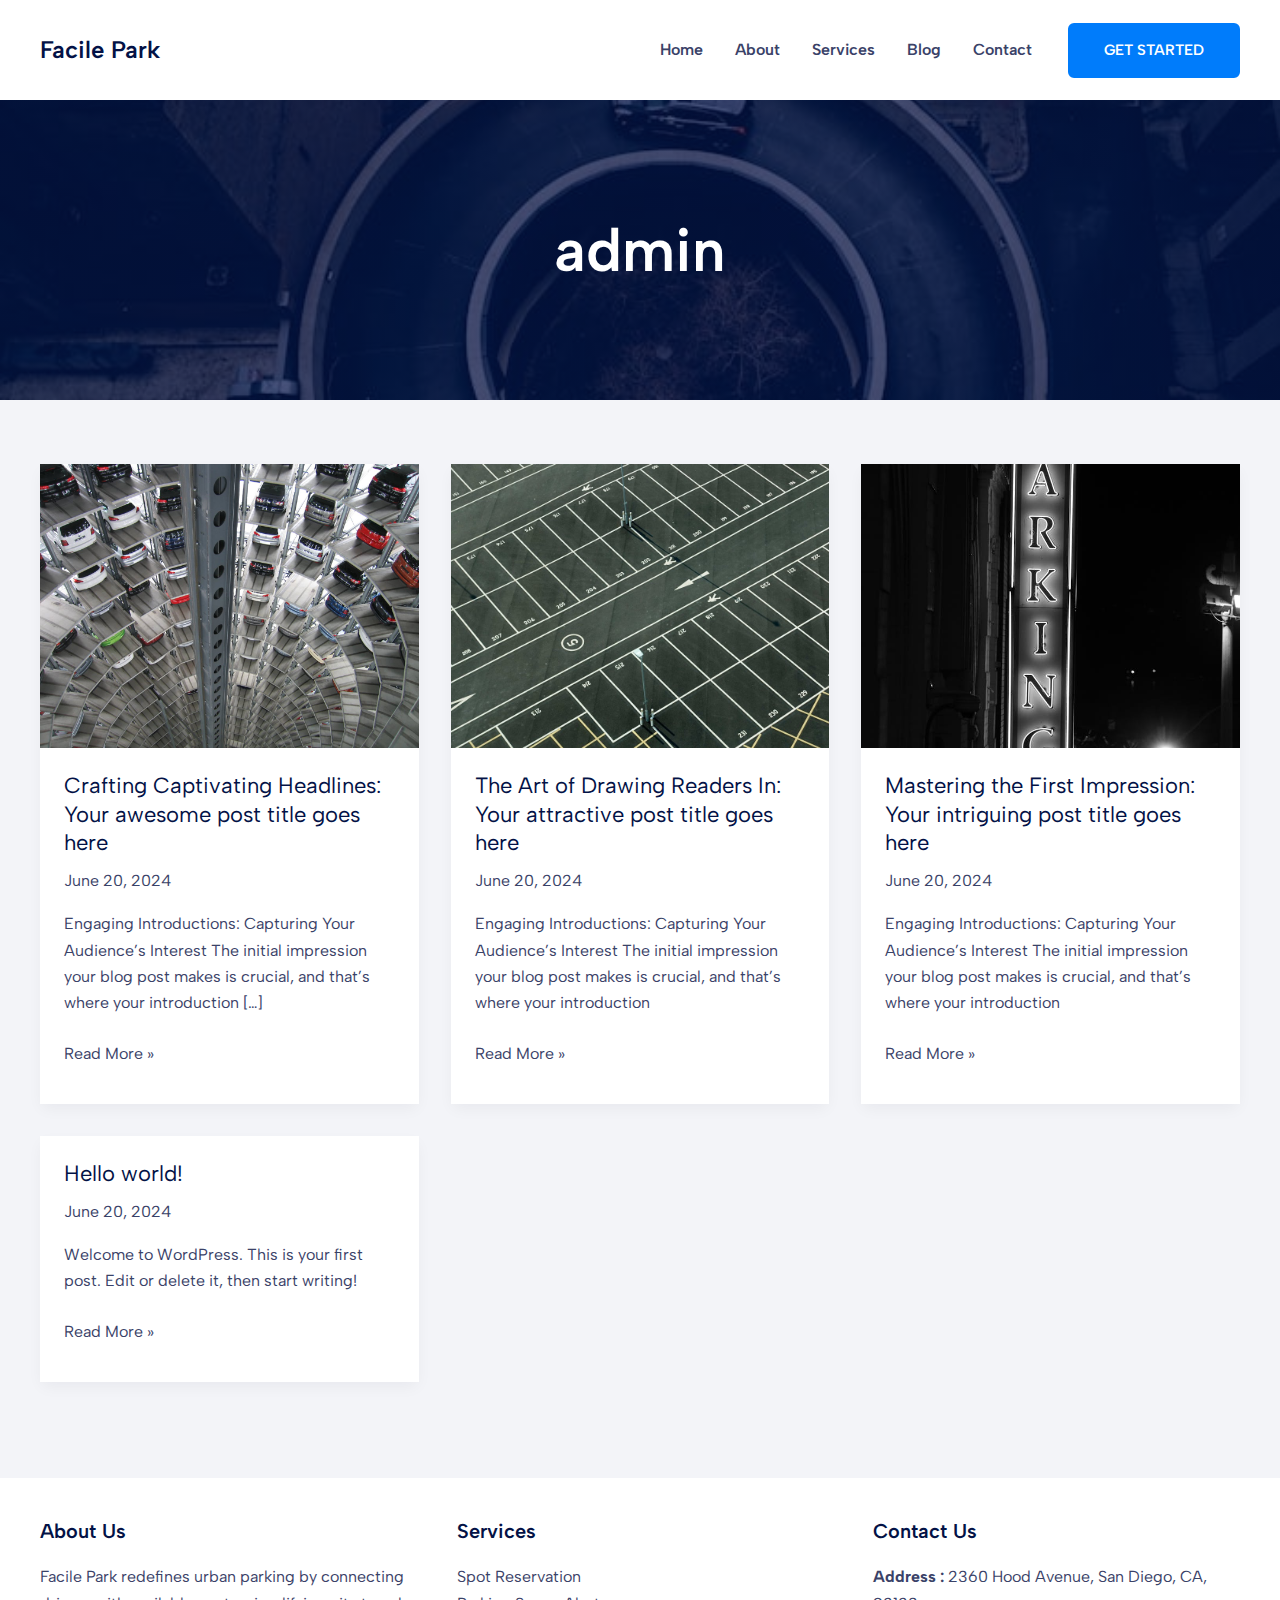
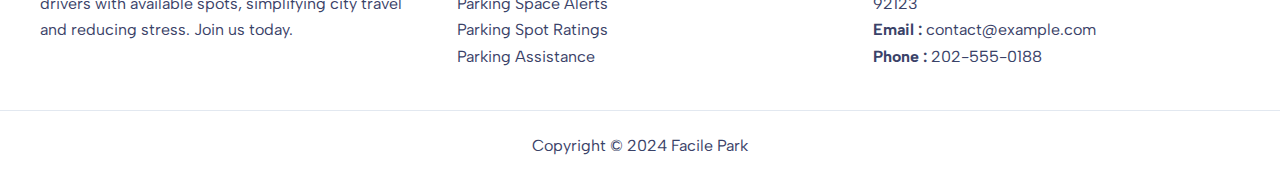
<file: author/admin/index.html>
<!DOCTYPE html>
<html lang="en-US">
<head>
<meta charset="UTF-8">
<meta name="viewport" content="width=device-width, initial-scale=1">
	 <link rel="profile" href="https://gmpg.org/xfn/11"> 
	 <title>admin &#8211; Facile Park</title>
<meta name="robots" content="max-image-preview:large">
<link rel="dns-prefetch" href="//fonts.googleapis.com">
<link rel="alternate" type="application/rss+xml" title="Facile Park &raquo; Feed" href="/feed/">
<link rel="alternate" type="application/rss+xml" title="Facile Park &raquo; Comments Feed" href="/comments/feed/">
<link rel="alternate" type="application/rss+xml" title="Facile Park &raquo; Posts by admin Feed" href="/author/admin/feed/">
<script>
window._wpemojiSettings = {"baseUrl":"https:\/\/s.w.org\/images\/core\/emoji\/15.0.3\/72x72\/","ext":".png","svgUrl":"https:\/\/s.w.org\/images\/core\/emoji\/15.0.3\/svg\/","svgExt":".svg","source":{"concatemoji":"\/wp-includes\/js\/wp-emoji-release.min.js?ver=6.5.4"}};
/*! This file is auto-generated */
!function(i,n){var o,s,e;function c(e){try{var t={supportTests:e,timestamp:(new Date).valueOf()};sessionStorage.setItem(o,JSON.stringify(t))}catch(e){}}function p(e,t,n){e.clearRect(0,0,e.canvas.width,e.canvas.height),e.fillText(t,0,0);var t=new Uint32Array(e.getImageData(0,0,e.canvas.width,e.canvas.height).data),r=(e.clearRect(0,0,e.canvas.width,e.canvas.height),e.fillText(n,0,0),new Uint32Array(e.getImageData(0,0,e.canvas.width,e.canvas.height).data));return t.every(function(e,t){return e===r[t]})}function u(e,t,n){switch(t){case"flag":return n(e,"🏳️‍⚧️","🏳️​⚧️")?!1:!n(e,"🇺🇳","🇺​🇳")&&!n(e,"🏴󠁧󠁢󠁥󠁮󠁧󠁿","🏴​󠁧​󠁢​󠁥​󠁮​󠁧​󠁿");case"emoji":return!n(e,"🐦‍⬛","🐦​⬛")}return!1}function f(e,t,n){var r="undefined"!=typeof WorkerGlobalScope&&self instanceof WorkerGlobalScope?new OffscreenCanvas(300,150):i.createElement("canvas"),a=r.getContext("2d",{willReadFrequently:!0}),o=(a.textBaseline="top",a.font="600 32px Arial",{});return e.forEach(function(e){o[e]=t(a,e,n)}),o}function t(e){var t=i.createElement("script");t.src=e,t.defer=!0,i.head.appendChild(t)}"undefined"!=typeof Promise&&(o="wpEmojiSettingsSupports",s=["flag","emoji"],n.supports={everything:!0,everythingExceptFlag:!0},e=new Promise(function(e){i.addEventListener("DOMContentLoaded",e,{once:!0})}),new Promise(function(t){var n=function(){try{var e=JSON.parse(sessionStorage.getItem(o));if("object"==typeof e&&"number"==typeof e.timestamp&&(new Date).valueOf()<e.timestamp+604800&&"object"==typeof e.supportTests)return e.supportTests}catch(e){}return null}();if(!n){if("undefined"!=typeof Worker&&"undefined"!=typeof OffscreenCanvas&&"undefined"!=typeof URL&&URL.createObjectURL&&"undefined"!=typeof Blob)try{var e="postMessage("+f.toString()+"("+[JSON.stringify(s),u.toString(),p.toString()].join(",")+"));",r=new Blob([e],{type:"text/javascript"}),a=new Worker(URL.createObjectURL(r),{name:"wpTestEmojiSupports"});return void(a.onmessage=function(e){c(n=e.data),a.terminate(),t(n)})}catch(e){}c(n=f(s,u,p))}t(n)}).then(function(e){for(var t in e)n.supports[t]=e[t],n.supports.everything=n.supports.everything&&n.supports[t],"flag"!==t&&(n.supports.everythingExceptFlag=n.supports.everythingExceptFlag&&n.supports[t]);n.supports.everythingExceptFlag=n.supports.everythingExceptFlag&&!n.supports.flag,n.DOMReady=!1,n.readyCallback=function(){n.DOMReady=!0}}).then(function(){return e}).then(function(){var e;n.supports.everything||(n.readyCallback(),(e=n.source||{}).concatemoji?t(e.concatemoji):e.wpemoji&&e.twemoji&&(t(e.twemoji),t(e.wpemoji)))}))}((window,document),window._wpemojiSettings);
</script>
<link rel="stylesheet" id="astra-theme-css-css" href="/wp-content/themes/astra/assets/css/minified/main.min.css?ver=4.7.1" media="all">
<style id="astra-theme-css-inline-css">:root{--ast-post-nav-space:0;--ast-container-default-xlg-padding:3em;--ast-container-default-lg-padding:3em;--ast-container-default-slg-padding:2em;--ast-container-default-md-padding:3em;--ast-container-default-sm-padding:3em;--ast-container-default-xs-padding:2.4em;--ast-container-default-xxs-padding:1.8em;--ast-code-block-background:#ECEFF3;--ast-comment-inputs-background:#F9FAFB;--ast-normal-container-width:1200px;--ast-narrow-container-width:750px;--ast-blog-title-font-weight:normal;--ast-blog-meta-weight:inherit;}html{font-size:100%;}a{color:var(--ast-global-color-3);}a:hover,a:focus{color:var(--ast-global-color-1);}body,button,input,select,textarea,.ast-button,.ast-custom-button{font-family:'Albert Sans',sans-serif;font-weight:400;font-size:16px;font-size:1rem;line-height:var(--ast-body-line-height,1.65em);}blockquote{color:var(--ast-global-color-3);}h1,.entry-content h1,h2,.entry-content h2,h3,.entry-content h3,h4,.entry-content h4,h5,.entry-content h5,h6,.entry-content h6,.site-title,.site-title a{font-family:'Albert Sans',sans-serif;font-weight:600;line-height:1.2em;}.ast-site-identity .site-title a{color:var(--ast-global-color-2);}.site-title{font-size:24px;font-size:1.5rem;display:block;}header .custom-logo-link img{max-width:40px;}.astra-logo-svg{width:40px;}.site-header .site-description{font-size:15px;font-size:0.9375rem;display:none;}.entry-title{font-size:22px;font-size:1.375rem;}.archive .ast-article-post .ast-article-inner,.blog .ast-article-post .ast-article-inner,.archive .ast-article-post .ast-article-inner:hover,.blog .ast-article-post .ast-article-inner:hover{overflow:hidden;}h1,.entry-content h1{font-size:60px;font-size:3.75rem;font-weight:600;font-family:'Albert Sans',sans-serif;line-height:1.2em;}h2,.entry-content h2{font-size:44px;font-size:2.75rem;font-weight:600;font-family:'Albert Sans',sans-serif;line-height:1.1em;}h3,.entry-content h3{font-size:24px;font-size:1.5rem;font-weight:600;font-family:'Albert Sans',sans-serif;line-height:1.3em;}h4,.entry-content h4{font-size:22px;font-size:1.375rem;line-height:1.3em;font-weight:600;font-family:'Albert Sans',sans-serif;}h5,.entry-content h5{font-size:20px;font-size:1.25rem;line-height:1.2em;font-weight:600;font-family:'Albert Sans',sans-serif;}h6,.entry-content h6{font-size:15px;font-size:0.9375rem;line-height:1.4em;font-weight:600;font-family:'Albert Sans',sans-serif;text-transform:uppercase;}::selection{background-color:var(--ast-global-color-0);color:#ffffff;}body,h1,.entry-title a,.entry-content h1,h2,.entry-content h2,h3,.entry-content h3,h4,.entry-content h4,h5,.entry-content h5,h6,.entry-content h6{color:var(--ast-global-color-3);}.tagcloud a:hover,.tagcloud a:focus,.tagcloud a.current-item{color:#ffffff;border-color:var(--ast-global-color-3);background-color:var(--ast-global-color-3);}input:focus,input[type="text"]:focus,input[type="email"]:focus,input[type="url"]:focus,input[type="password"]:focus,input[type="reset"]:focus,input[type="search"]:focus,textarea:focus{border-color:var(--ast-global-color-3);}input[type="radio"]:checked,input[type=reset],input[type="checkbox"]:checked,input[type="checkbox"]:hover:checked,input[type="checkbox"]:focus:checked,input[type=range]::-webkit-slider-thumb{border-color:var(--ast-global-color-3);background-color:var(--ast-global-color-3);box-shadow:none;}.site-footer a:hover + .post-count,.site-footer a:focus + .post-count{background:var(--ast-global-color-3);border-color:var(--ast-global-color-3);}.single .nav-links .nav-previous,.single .nav-links .nav-next{color:var(--ast-global-color-3);}.entry-meta,.entry-meta *{line-height:1.45;color:var(--ast-global-color-3);}.entry-meta a:not(.ast-button):hover,.entry-meta a:not(.ast-button):hover *,.entry-meta a:not(.ast-button):focus,.entry-meta a:not(.ast-button):focus *,.page-links > .page-link,.page-links .page-link:hover,.post-navigation a:hover{color:var(--ast-global-color-1);}#cat option,.secondary .calendar_wrap thead a,.secondary .calendar_wrap thead a:visited{color:var(--ast-global-color-3);}.secondary .calendar_wrap #today,.ast-progress-val span{background:var(--ast-global-color-3);}.secondary a:hover + .post-count,.secondary a:focus + .post-count{background:var(--ast-global-color-3);border-color:var(--ast-global-color-3);}.calendar_wrap #today > a{color:#ffffff;}.page-links .page-link,.single .post-navigation a{color:var(--ast-global-color-3);}.ast-search-menu-icon .search-form button.search-submit{padding:0 4px;}.ast-search-menu-icon form.search-form{padding-right:0;}.ast-search-menu-icon.slide-search input.search-field{width:0;}.ast-header-search .ast-search-menu-icon.ast-dropdown-active .search-form,.ast-header-search .ast-search-menu-icon.ast-dropdown-active .search-field:focus{transition:all 0.2s;}.search-form input.search-field:focus{outline:none;}.ast-archive-title{color:var(--ast-global-color-2);}.widget-title,.widget .wp-block-heading{font-size:22px;font-size:1.375rem;color:var(--ast-global-color-2);}.ast-single-post .entry-content a,.ast-comment-content a:not(.ast-comment-edit-reply-wrap a){text-decoration:underline;}.ast-single-post .wp-block-button .wp-block-button__link,.ast-single-post .elementor-button-wrapper .elementor-button,.ast-single-post .entry-content .uagb-tab a,.ast-single-post .entry-content .uagb-ifb-cta a,.ast-single-post .entry-content .wp-block-uagb-buttons a,.ast-single-post .entry-content .uabb-module-content a,.ast-single-post .entry-content .uagb-post-grid a,.ast-single-post .entry-content .uagb-timeline a,.ast-single-post .entry-content .uagb-toc__wrap a,.ast-single-post .entry-content .uagb-taxomony-box a,.ast-single-post .entry-content .woocommerce a,.entry-content .wp-block-latest-posts > li > a,.ast-single-post .entry-content .wp-block-file__button,li.ast-post-filter-single,.ast-single-post .wp-block-buttons .wp-block-button.is-style-outline .wp-block-button__link,.ast-single-post .ast-comment-content .comment-reply-link,.ast-single-post .ast-comment-content .comment-edit-link{text-decoration:none;}.ast-search-menu-icon.slide-search a:focus-visible:focus-visible,.astra-search-icon:focus-visible,#close:focus-visible,a:focus-visible,.ast-menu-toggle:focus-visible,.site .skip-link:focus-visible,.wp-block-loginout input:focus-visible,.wp-block-search.wp-block-search__button-inside .wp-block-search__inside-wrapper,.ast-header-navigation-arrow:focus-visible,.woocommerce .wc-proceed-to-checkout > .checkout-button:focus-visible,.woocommerce .woocommerce-MyAccount-navigation ul li a:focus-visible,.ast-orders-table__row .ast-orders-table__cell:focus-visible,.woocommerce .woocommerce-order-details .order-again > .button:focus-visible,.woocommerce .woocommerce-message a.button.wc-forward:focus-visible,.woocommerce #minus_qty:focus-visible,.woocommerce #plus_qty:focus-visible,a#ast-apply-coupon:focus-visible,.woocommerce .woocommerce-info a:focus-visible,.woocommerce .astra-shop-summary-wrap a:focus-visible,.woocommerce a.wc-forward:focus-visible,#ast-apply-coupon:focus-visible,.woocommerce-js .woocommerce-mini-cart-item a.remove:focus-visible,#close:focus-visible,.button.search-submit:focus-visible,#search_submit:focus,.normal-search:focus-visible,.ast-header-account-wrap:focus-visible{outline-style:dotted;outline-color:inherit;outline-width:thin;}input:focus,input[type="text"]:focus,input[type="email"]:focus,input[type="url"]:focus,input[type="password"]:focus,input[type="reset"]:focus,input[type="search"]:focus,input[type="number"]:focus,textarea:focus,.wp-block-search__input:focus,[data-section="section-header-mobile-trigger"] .ast-button-wrap .ast-mobile-menu-trigger-minimal:focus,.ast-mobile-popup-drawer.active .menu-toggle-close:focus,.woocommerce-ordering select.orderby:focus,#ast-scroll-top:focus,#coupon_code:focus,.woocommerce-page #comment:focus,.woocommerce #reviews #respond input#submit:focus,.woocommerce a.add_to_cart_button:focus,.woocommerce .button.single_add_to_cart_button:focus,.woocommerce .woocommerce-cart-form button:focus,.woocommerce .woocommerce-cart-form__cart-item .quantity .qty:focus,.woocommerce .woocommerce-billing-fields .woocommerce-billing-fields__field-wrapper .woocommerce-input-wrapper > .input-text:focus,.woocommerce #order_comments:focus,.woocommerce #place_order:focus,.woocommerce .woocommerce-address-fields .woocommerce-address-fields__field-wrapper .woocommerce-input-wrapper > .input-text:focus,.woocommerce .woocommerce-MyAccount-content form button:focus,.woocommerce .woocommerce-MyAccount-content .woocommerce-EditAccountForm .woocommerce-form-row .woocommerce-Input.input-text:focus,.woocommerce .ast-woocommerce-container .woocommerce-pagination ul.page-numbers li a:focus,body #content .woocommerce form .form-row .select2-container--default .select2-selection--single:focus,#ast-coupon-code:focus,.woocommerce.woocommerce-js .quantity input[type=number]:focus,.woocommerce-js .woocommerce-mini-cart-item .quantity input[type=number]:focus,.woocommerce p#ast-coupon-trigger:focus{border-style:dotted;border-color:inherit;border-width:thin;}input{outline:none;}.ast-logo-title-inline .site-logo-img{padding-right:1em;}body .ast-oembed-container *{position:absolute;top:0;width:100%;height:100%;left:0;}body .wp-block-embed-pocket-casts .ast-oembed-container *{position:unset;}.ast-single-post-featured-section + article {margin-top: 2em;}.site-content .ast-single-post-featured-section img {width: 100%;overflow: hidden;object-fit: cover;}.site > .ast-single-related-posts-container {margin-top: 0;}@media (min-width: 922px) {.ast-desktop .ast-container--narrow {max-width: var(--ast-narrow-container-width);margin: 0 auto;}}@media (max-width:921.9px){#ast-desktop-header{display:none;}}@media (min-width:922px){#ast-mobile-header{display:none;}}.wp-block-buttons.aligncenter{justify-content:center;}@media (max-width:921px){.ast-separate-container.ast-single-post.ast-right-sidebar #primary,.ast-separate-container.ast-single-post.ast-left-sidebar #primary,.ast-separate-container.ast-single-post #primary,.ast-plain-container #primary,.ast-narrow-container #primary{margin-top:40px;margin-bottom:20px;}.ast-separate-container.ast-single-post.ast-right-sidebar #primary,.ast-separate-container.ast-single-post.ast-left-sidebar #primary,.ast-separate-container.ast-single-post #primary,.ast-plain-container.ast-single-post #primary,.ast-narrow-container.ast-single-post #primary{margin-top:40px;margin-bottom:20px;}}@media (max-width:544px){.ast-separate-container.ast-single-post.ast-right-sidebar #primary,.ast-separate-container.ast-single-post.ast-left-sidebar #primary,.ast-separate-container.ast-single-post #primary,.ast-plain-container.ast-single-post #primary,.ast-narrow-container.ast-single-post #primary{margin-top:30px;margin-bottom:20px;}}@media (max-width:921px){.ast-separate-container #primary,.ast-narrow-container #primary{padding-top:0px;}}@media (max-width:544px){.ast-separate-container #primary,.ast-narrow-container #primary{padding-top:0px;}}@media (max-width:921px){.ast-separate-container #primary,.ast-narrow-container #primary{padding-bottom:0px;}}@media (max-width:544px){.ast-separate-container #primary,.ast-narrow-container #primary{padding-bottom:0px;}}.wp-block-button.is-style-outline .wp-block-button__link{border-color:var(--ast-global-color-0);border-top-width:2px;border-right-width:2px;border-bottom-width:2px;border-left-width:2px;}div.wp-block-button.is-style-outline > .wp-block-button__link:not(.has-text-color),div.wp-block-button.wp-block-button__link.is-style-outline:not(.has-text-color){color:var(--ast-global-color-0);}.wp-block-button.is-style-outline .wp-block-button__link:hover,.wp-block-buttons .wp-block-button.is-style-outline .wp-block-button__link:focus,.wp-block-buttons .wp-block-button.is-style-outline > .wp-block-button__link:not(.has-text-color):hover,.wp-block-buttons .wp-block-button.wp-block-button__link.is-style-outline:not(.has-text-color):hover{color:#ffffff;background-color:var(--ast-global-color-1);border-color:var(--ast-global-color-1);}.post-page-numbers.current .page-link,.ast-pagination .page-numbers.current{color:#ffffff;border-color:var(--ast-global-color-0);background-color:var(--ast-global-color-0);}.wp-block-button.is-style-outline .wp-block-button__link{border-top-width:2px;border-right-width:2px;border-bottom-width:2px;border-left-width:2px;}.wp-block-buttons .wp-block-button.is-style-outline .wp-block-button__link.wp-element-button,.ast-outline-button,.wp-block-uagb-buttons-child .uagb-buttons-repeater.ast-outline-button{border-color:var(--ast-global-color-0);border-top-width:2px;border-right-width:2px;border-bottom-width:2px;border-left-width:2px;font-family:inherit;font-weight:600;font-size:15px;font-size:0.9375rem;line-height:1em;text-transform:uppercase;padding-top:18px;padding-right:34px;padding-bottom:18px;padding-left:34px;border-top-left-radius:6px;border-top-right-radius:6px;border-bottom-right-radius:6px;border-bottom-left-radius:6px;}.wp-block-buttons .wp-block-button.is-style-outline > .wp-block-button__link:not(.has-text-color),.wp-block-buttons .wp-block-button.wp-block-button__link.is-style-outline:not(.has-text-color),.ast-outline-button{color:var(--ast-global-color-0);}.wp-block-button.is-style-outline .wp-block-button__link:hover,.wp-block-buttons .wp-block-button.is-style-outline .wp-block-button__link:focus,.wp-block-buttons .wp-block-button.is-style-outline > .wp-block-button__link:not(.has-text-color):hover,.wp-block-buttons .wp-block-button.wp-block-button__link.is-style-outline:not(.has-text-color):hover,.ast-outline-button:hover,.ast-outline-button:focus,.wp-block-uagb-buttons-child .uagb-buttons-repeater.ast-outline-button:hover,.wp-block-uagb-buttons-child .uagb-buttons-repeater.ast-outline-button:focus{color:#ffffff;background-color:var(--ast-global-color-1);border-color:var(--ast-global-color-1);}@media (max-width:921px){.wp-block-buttons .wp-block-button.is-style-outline .wp-block-button__link.wp-element-button,.ast-outline-button,.wp-block-uagb-buttons-child .uagb-buttons-repeater.ast-outline-button{padding-top:17px;padding-right:32px;padding-bottom:17px;padding-left:32px;}}@media (max-width:544px){.wp-block-buttons .wp-block-button.is-style-outline .wp-block-button__link.wp-element-button,.ast-outline-button,.wp-block-uagb-buttons-child .uagb-buttons-repeater.ast-outline-button{padding-top:16px;padding-right:26px;padding-bottom:16px;padding-left:26px;}}.entry-content[ast-blocks-layout] > figure{margin-bottom:1em;}h1.widget-title{font-weight:600;}h2.widget-title{font-weight:600;}h3.widget-title{font-weight:600;}#page{display:flex;flex-direction:column;min-height:100vh;}.ast-404-layout-1 h1.page-title{color:var(--ast-global-color-2);}.single .post-navigation a{line-height:1em;height:inherit;}.error-404 .page-sub-title{font-size:1.5rem;font-weight:inherit;}.search .site-content .content-area .search-form{margin-bottom:0;}#page .site-content{flex-grow:1;}.widget{margin-bottom:1.25em;}#secondary li{line-height:1.5em;}#secondary .wp-block-group h2{margin-bottom:0.7em;}#secondary h2{font-size:1.7rem;}.ast-separate-container .ast-article-post,.ast-separate-container .ast-article-single,.ast-separate-container .comment-respond{padding:3em;}.ast-separate-container .ast-article-single .ast-article-single{padding:0;}.ast-article-single .wp-block-post-template-is-layout-grid{padding-left:0;}.ast-separate-container .comments-title,.ast-narrow-container .comments-title{padding:1.5em 2em;}.ast-page-builder-template .comment-form-textarea,.ast-comment-formwrap .ast-grid-common-col{padding:0;}.ast-comment-formwrap{padding:0;display:inline-flex;column-gap:20px;width:100%;margin-left:0;margin-right:0;}.comments-area textarea#comment:focus,.comments-area textarea#comment:active,.comments-area .ast-comment-formwrap input[type="text"]:focus,.comments-area .ast-comment-formwrap input[type="text"]:active {box-shadow:none;outline:none;}.archive.ast-page-builder-template .entry-header{margin-top:2em;}.ast-page-builder-template .ast-comment-formwrap{width:100%;}.entry-title{margin-bottom:0.5em;}.ast-archive-description p{font-size:inherit;font-weight:inherit;line-height:inherit;}.ast-separate-container .ast-comment-list li.depth-1,.hentry{margin-bottom:2em;}@media (min-width:921px){.ast-left-sidebar.ast-page-builder-template #secondary,.archive.ast-right-sidebar.ast-page-builder-template .site-main{padding-left:20px;padding-right:20px;}}@media (max-width:544px){.ast-comment-formwrap.ast-row{column-gap:10px;display:inline-block;}#ast-commentform .ast-grid-common-col{position:relative;width:100%;}}@media (min-width:1201px){.ast-separate-container .ast-article-post,.ast-separate-container .ast-article-single,.ast-separate-container .ast-author-box,.ast-separate-container .ast-404-layout-1,.ast-separate-container .no-results{padding:3em;}}.ast-author-box img.avatar{margin:0;}@media (min-width:921px){.ast-author-box img.avatar{width:100px;height:100px;}.ast-author-box{column-gap:50px;}}@media (max-width:921px){.ast-author-avatar{margin-top:20px;}}@media (min-width:922px){.ast-author-box{align-items:center;}}@media (max-width:921px){.ast-separate-container #primary,.ast-separate-container #secondary{padding:1.5em 0;}#primary,#secondary{padding:1.5em 0;margin:0;}.ast-left-sidebar #content > .ast-container{display:flex;flex-direction:column-reverse;width:100%;}}@media (min-width:922px){.ast-separate-container.ast-right-sidebar #primary,.ast-separate-container.ast-left-sidebar #primary{border:0;}.search-no-results.ast-separate-container #primary{margin-bottom:4em;}.ast-author-box{-js-display:flex;display:flex;}.ast-author-bio{flex:1;}}.wp-block-button .wp-block-button__link{color:#ffffff;}.wp-block-button .wp-block-button__link:hover,.wp-block-button .wp-block-button__link:focus{color:#ffffff;background-color:var(--ast-global-color-1);border-color:var(--ast-global-color-1);}.wp-block-button .wp-block-button__link,.wp-block-search .wp-block-search__button,body .wp-block-file .wp-block-file__button{border-style:solid;border-top-width:2px;border-right-width:2px;border-left-width:2px;border-bottom-width:2px;border-color:var(--ast-global-color-0);background-color:var(--ast-global-color-0);color:#ffffff;font-family:inherit;font-weight:600;line-height:1em;text-transform:uppercase;font-size:15px;font-size:0.9375rem;border-top-left-radius:6px;border-top-right-radius:6px;border-bottom-right-radius:6px;border-bottom-left-radius:6px;padding-top:18px;padding-right:34px;padding-bottom:18px;padding-left:34px;}@media (max-width:921px){.wp-block-button .wp-block-button__link,.wp-block-search .wp-block-search__button,body .wp-block-file .wp-block-file__button{padding-top:17px;padding-right:32px;padding-bottom:17px;padding-left:32px;border-top-left-radius:6px;border-top-right-radius:6px;border-bottom-right-radius:6px;border-bottom-left-radius:6px;}}@media (max-width:544px){.wp-block-button .wp-block-button__link,.wp-block-search .wp-block-search__button,body .wp-block-file .wp-block-file__button{padding-top:16px;padding-right:26px;padding-bottom:16px;padding-left:26px;border-top-left-radius:6px;border-top-right-radius:6px;border-bottom-right-radius:6px;border-bottom-left-radius:6px;}}.menu-toggle,button,.ast-button,.ast-custom-button,.button,input#submit,input[type="button"],input[type="submit"],input[type="reset"],form[CLASS*="wp-block-search__"].wp-block-search .wp-block-search__inside-wrapper .wp-block-search__button,body .wp-block-file .wp-block-file__button,.search .search-submit,.woocommerce-js a.button,.woocommerce button.button,.woocommerce .woocommerce-message a.button,.woocommerce #respond input#submit.alt,.woocommerce input.button.alt,.woocommerce input.button,.woocommerce input.button:disabled,.woocommerce input.button:disabled[disabled],.woocommerce input.button:disabled:hover,.woocommerce input.button:disabled[disabled]:hover,.woocommerce #respond input#submit,.woocommerce button.button.alt.disabled,.wc-block-grid__products .wc-block-grid__product .wp-block-button__link,.wc-block-grid__product-onsale,[CLASS*="wc-block"] button,.woocommerce-js .astra-cart-drawer .astra-cart-drawer-content .woocommerce-mini-cart__buttons .button:not(.checkout):not(.ast-continue-shopping),.woocommerce-js .astra-cart-drawer .astra-cart-drawer-content .woocommerce-mini-cart__buttons a.checkout,.woocommerce button.button.alt.disabled.wc-variation-selection-needed,[CLASS*="wc-block"] .wc-block-components-button{border-style:solid;border-top-width:2px;border-right-width:2px;border-left-width:2px;border-bottom-width:2px;color:#ffffff;border-color:var(--ast-global-color-0);background-color:var(--ast-global-color-0);padding-top:18px;padding-right:34px;padding-bottom:18px;padding-left:34px;font-family:inherit;font-weight:600;font-size:15px;font-size:0.9375rem;line-height:1em;text-transform:uppercase;border-top-left-radius:6px;border-top-right-radius:6px;border-bottom-right-radius:6px;border-bottom-left-radius:6px;}button:focus,.menu-toggle:hover,button:hover,.ast-button:hover,.ast-custom-button:hover .button:hover,.ast-custom-button:hover ,input[type=reset]:hover,input[type=reset]:focus,input#submit:hover,input#submit:focus,input[type="button"]:hover,input[type="button"]:focus,input[type="submit"]:hover,input[type="submit"]:focus,form[CLASS*="wp-block-search__"].wp-block-search .wp-block-search__inside-wrapper .wp-block-search__button:hover,form[CLASS*="wp-block-search__"].wp-block-search .wp-block-search__inside-wrapper .wp-block-search__button:focus,body .wp-block-file .wp-block-file__button:hover,body .wp-block-file .wp-block-file__button:focus,.woocommerce-js a.button:hover,.woocommerce button.button:hover,.woocommerce .woocommerce-message a.button:hover,.woocommerce #respond input#submit:hover,.woocommerce #respond input#submit.alt:hover,.woocommerce input.button.alt:hover,.woocommerce input.button:hover,.woocommerce button.button.alt.disabled:hover,.wc-block-grid__products .wc-block-grid__product .wp-block-button__link:hover,[CLASS*="wc-block"] button:hover,.woocommerce-js .astra-cart-drawer .astra-cart-drawer-content .woocommerce-mini-cart__buttons .button:not(.checkout):not(.ast-continue-shopping):hover,.woocommerce-js .astra-cart-drawer .astra-cart-drawer-content .woocommerce-mini-cart__buttons a.checkout:hover,.woocommerce button.button.alt.disabled.wc-variation-selection-needed:hover,[CLASS*="wc-block"] .wc-block-components-button:hover,[CLASS*="wc-block"] .wc-block-components-button:focus{color:#ffffff;background-color:var(--ast-global-color-1);border-color:var(--ast-global-color-1);}form[CLASS*="wp-block-search__"].wp-block-search .wp-block-search__inside-wrapper .wp-block-search__button.has-icon{padding-top:calc(18px - 3px);padding-right:calc(34px - 3px);padding-bottom:calc(18px - 3px);padding-left:calc(34px - 3px);}@media (max-width:921px){.menu-toggle,button,.ast-button,.ast-custom-button,.button,input#submit,input[type="button"],input[type="submit"],input[type="reset"],form[CLASS*="wp-block-search__"].wp-block-search .wp-block-search__inside-wrapper .wp-block-search__button,body .wp-block-file .wp-block-file__button,.search .search-submit,.woocommerce-js a.button,.woocommerce button.button,.woocommerce .woocommerce-message a.button,.woocommerce #respond input#submit.alt,.woocommerce input.button.alt,.woocommerce input.button,.woocommerce input.button:disabled,.woocommerce input.button:disabled[disabled],.woocommerce input.button:disabled:hover,.woocommerce input.button:disabled[disabled]:hover,.woocommerce #respond input#submit,.woocommerce button.button.alt.disabled,.wc-block-grid__products .wc-block-grid__product .wp-block-button__link,.wc-block-grid__product-onsale,[CLASS*="wc-block"] button,.woocommerce-js .astra-cart-drawer .astra-cart-drawer-content .woocommerce-mini-cart__buttons .button:not(.checkout):not(.ast-continue-shopping),.woocommerce-js .astra-cart-drawer .astra-cart-drawer-content .woocommerce-mini-cart__buttons a.checkout,.woocommerce button.button.alt.disabled.wc-variation-selection-needed,[CLASS*="wc-block"] .wc-block-components-button{padding-top:17px;padding-right:32px;padding-bottom:17px;padding-left:32px;border-top-left-radius:6px;border-top-right-radius:6px;border-bottom-right-radius:6px;border-bottom-left-radius:6px;}}@media (max-width:544px){.menu-toggle,button,.ast-button,.ast-custom-button,.button,input#submit,input[type="button"],input[type="submit"],input[type="reset"],form[CLASS*="wp-block-search__"].wp-block-search .wp-block-search__inside-wrapper .wp-block-search__button,body .wp-block-file .wp-block-file__button,.search .search-submit,.woocommerce-js a.button,.woocommerce button.button,.woocommerce .woocommerce-message a.button,.woocommerce #respond input#submit.alt,.woocommerce input.button.alt,.woocommerce input.button,.woocommerce input.button:disabled,.woocommerce input.button:disabled[disabled],.woocommerce input.button:disabled:hover,.woocommerce input.button:disabled[disabled]:hover,.woocommerce #respond input#submit,.woocommerce button.button.alt.disabled,.wc-block-grid__products .wc-block-grid__product .wp-block-button__link,.wc-block-grid__product-onsale,[CLASS*="wc-block"] button,.woocommerce-js .astra-cart-drawer .astra-cart-drawer-content .woocommerce-mini-cart__buttons .button:not(.checkout):not(.ast-continue-shopping),.woocommerce-js .astra-cart-drawer .astra-cart-drawer-content .woocommerce-mini-cart__buttons a.checkout,.woocommerce button.button.alt.disabled.wc-variation-selection-needed,[CLASS*="wc-block"] .wc-block-components-button{padding-top:16px;padding-right:26px;padding-bottom:16px;padding-left:26px;border-top-left-radius:6px;border-top-right-radius:6px;border-bottom-right-radius:6px;border-bottom-left-radius:6px;}}@media (max-width:921px){.ast-mobile-header-stack .main-header-bar .ast-search-menu-icon{display:inline-block;}.ast-header-break-point.ast-header-custom-item-outside .ast-mobile-header-stack .main-header-bar .ast-search-icon{margin:0;}.ast-comment-avatar-wrap img{max-width:2.5em;}.ast-comment-meta{padding:0 1.8888em 1.3333em;}.ast-separate-container .ast-comment-list li.depth-1{padding:1.5em 2.14em;}.ast-separate-container .comment-respond{padding:2em 2.14em;}}@media (min-width:544px){.ast-container{max-width:100%;}}@media (max-width:544px){.ast-separate-container .ast-article-post,.ast-separate-container .ast-article-single,.ast-separate-container .comments-title,.ast-separate-container .ast-archive-description{padding:1.5em 1em;}.ast-separate-container #content .ast-container{padding-left:0.54em;padding-right:0.54em;}.ast-separate-container .ast-comment-list .bypostauthor{padding:.5em;}.ast-search-menu-icon.ast-dropdown-active .search-field{width:170px;}}.ast-separate-container{background-color:var(--ast-global-color-4);;background-image:none;;}@media (max-width:921px){.site-title{font-size:20px;font-size:1.25rem;display:block;}.site-header .site-description{display:none;}.entry-title{font-size:22px;font-size:1.375rem;}h1,.entry-content h1{font-size:50px;}h2,.entry-content h2{font-size:35px;}h3,.entry-content h3{font-size:22px;}h4,.entry-content h4{font-size:20px;font-size:1.25rem;}h5,.entry-content h5{font-size:18px;font-size:1.125rem;}h6,.entry-content h6{font-size:14px;font-size:0.875rem;}body,.ast-separate-container{background-color:var(--ast-global-color-4);;background-image:none;;}}@media (max-width:544px){.site-title{font-size:20px;font-size:1.25rem;display:block;}.site-header .site-description{display:none;}.entry-title{font-size:20px;font-size:1.25rem;}h1,.entry-content h1{font-size:35px;}h2,.entry-content h2{font-size:28px;}h3,.entry-content h3{font-size:22px;}h4,.entry-content h4{font-size:20px;font-size:1.25rem;}h5,.entry-content h5{font-size:17px;font-size:1.0625rem;}h6,.entry-content h6{font-size:14px;font-size:0.875rem;}.astra-logo-svg:not(.sticky-custom-logo .astra-logo-svg,.transparent-custom-logo .astra-logo-svg,.advanced-header-logo .astra-logo-svg){height:41px;}body,.ast-separate-container{background-color:var(--ast-global-color-4);;background-image:none;;}}@media (max-width:921px){html{font-size:91.2%;}}@media (max-width:544px){html{font-size:91.2%;}}@media (min-width:922px){.ast-container{max-width:1240px;}}@media (min-width:922px){.site-content .ast-container{display:flex;}}@media (max-width:921px){.site-content .ast-container{flex-direction:column;}}.ast-blog-layout-4-grid .ast-article-post{width:33.33%;margin-bottom:2em;border-bottom:0;background-color:transparent;}.ast-blog-layout-4-grid .ast-article-inner .wp-post-image{width:100%;}.ast-article-inner{padding:1.5em;}.ast-blog-layout-4-grid .ast-row{display:flex;flex-wrap:wrap;flex-flow:row wrap;align-items:stretch;}.ast-separate-container .ast-blog-layout-4-grid .ast-article-post{padding:0 1em 0;}.ast-separate-container.ast-desktop .ast-blog-layout-4-grid .ast-row{margin-left:-1em;margin-right:-1em;}.ast-blog-layout-4-grid .ast-article-inner{box-shadow:0px 6px 15px -2px rgba(16,24,40,0.05);}.ast-separate-container .ast-blog-layout-4-grid .ast-article-inner,.ast-plain-container .ast-blog-layout-4-grid .ast-article-inner{height:100%;}.ast-row .blog-layout-4 .post-content,.blog-layout-4 .post-thumb{padding-left:0;padding-right:0;}.ast-article-post.remove-featured-img-padding .blog-layout-4 .post-content .ast-blog-featured-section:first-child .post-thumb-img-content{margin-top:-1.5em;}.ast-article-post.remove-featured-img-padding .blog-layout-4 .post-content .ast-blog-featured-section .post-thumb-img-content{margin-left:-1.5em;margin-right:-1.5em;}@media (max-width:921px){.ast-blog-layout-4-grid .ast-article-post{width:100%;}}.ast-blog-layout-6-grid .ast-blog-featured-section:before {content: "";}.ast-article-post .post-thumb-img-content img{aspect-ratio:4/3;width:100%;}.ast-article-post .post-thumb-img-content img{object-fit:cover;}.ast-article-post .post-thumb-img-content{overflow:hidden;}.ast-article-post .post-thumb-img-content img{transform:scale(1);transition:transform .5s ease;}.ast-article-post:hover .post-thumb-img-content img{transform:scale(1.1);}.cat-links.badge a,.tags-links.badge a {padding: 4px 8px;border-radius: 3px;font-weight: 400;}.cat-links.underline a,.tags-links.underline a{text-decoration: underline;}@media (min-width:922px){.main-header-menu .sub-menu .menu-item.ast-left-align-sub-menu:hover > .sub-menu,.main-header-menu .sub-menu .menu-item.ast-left-align-sub-menu.focus > .sub-menu{margin-left:-0px;}}.entry-content li > p{margin-bottom:0;}.site .comments-area{padding-top:2em;padding-bottom:3em;}.wp-block-file {display: flex;align-items: center;flex-wrap: wrap;justify-content: space-between;}.wp-block-pullquote {border: none;}.wp-block-pullquote blockquote::before {content: "\201D";font-family: "Helvetica",sans-serif;display: flex;transform: rotate( 180deg );font-size: 6rem;font-style: normal;line-height: 1;font-weight: bold;align-items: center;justify-content: center;}.has-text-align-right > blockquote::before {justify-content: flex-start;}.has-text-align-left > blockquote::before {justify-content: flex-end;}figure.wp-block-pullquote.is-style-solid-color blockquote {max-width: 100%;text-align: inherit;}html body {--wp--custom--ast-default-block-top-padding: 3em;--wp--custom--ast-default-block-right-padding: 3em;--wp--custom--ast-default-block-bottom-padding: 3em;--wp--custom--ast-default-block-left-padding: 3em;--wp--custom--ast-container-width: 1200px;--wp--custom--ast-content-width-size: 1200px;--wp--custom--ast-wide-width-size: calc(1200px + var(--wp--custom--ast-default-block-left-padding) + var(--wp--custom--ast-default-block-right-padding));}.ast-narrow-container {--wp--custom--ast-content-width-size: 750px;--wp--custom--ast-wide-width-size: 750px;}@media(max-width: 921px) {html body {--wp--custom--ast-default-block-top-padding: 3em;--wp--custom--ast-default-block-right-padding: 2em;--wp--custom--ast-default-block-bottom-padding: 3em;--wp--custom--ast-default-block-left-padding: 2em;}}@media(max-width: 544px) {html body {--wp--custom--ast-default-block-top-padding: 3em;--wp--custom--ast-default-block-right-padding: 1.5em;--wp--custom--ast-default-block-bottom-padding: 3em;--wp--custom--ast-default-block-left-padding: 1.5em;}}.entry-content > .wp-block-group,.entry-content > .wp-block-cover,.entry-content > .wp-block-columns {padding-top: var(--wp--custom--ast-default-block-top-padding);padding-right: var(--wp--custom--ast-default-block-right-padding);padding-bottom: var(--wp--custom--ast-default-block-bottom-padding);padding-left: var(--wp--custom--ast-default-block-left-padding);}.ast-plain-container.ast-no-sidebar .entry-content > .alignfull,.ast-page-builder-template .ast-no-sidebar .entry-content > .alignfull {margin-left: calc( -50vw + 50%);margin-right: calc( -50vw + 50%);max-width: 100vw;width: 100vw;}.ast-plain-container.ast-no-sidebar .entry-content .alignfull .alignfull,.ast-page-builder-template.ast-no-sidebar .entry-content .alignfull .alignfull,.ast-plain-container.ast-no-sidebar .entry-content .alignfull .alignwide,.ast-page-builder-template.ast-no-sidebar .entry-content .alignfull .alignwide,.ast-plain-container.ast-no-sidebar .entry-content .alignwide .alignfull,.ast-page-builder-template.ast-no-sidebar .entry-content .alignwide .alignfull,.ast-plain-container.ast-no-sidebar .entry-content .alignwide .alignwide,.ast-page-builder-template.ast-no-sidebar .entry-content .alignwide .alignwide,.ast-plain-container.ast-no-sidebar .entry-content .wp-block-column .alignfull,.ast-page-builder-template.ast-no-sidebar .entry-content .wp-block-column .alignfull,.ast-plain-container.ast-no-sidebar .entry-content .wp-block-column .alignwide,.ast-page-builder-template.ast-no-sidebar .entry-content .wp-block-column .alignwide {margin-left: auto;margin-right: auto;width: 100%;}[ast-blocks-layout] .wp-block-separator:not(.is-style-dots) {height: 0;}[ast-blocks-layout] .wp-block-separator {margin: 20px auto;}[ast-blocks-layout] .wp-block-separator:not(.is-style-wide):not(.is-style-dots) {max-width: 100px;}[ast-blocks-layout] .wp-block-separator.has-background {padding: 0;}.entry-content[ast-blocks-layout] > * {max-width: var(--wp--custom--ast-content-width-size);margin-left: auto;margin-right: auto;}.entry-content[ast-blocks-layout] > .alignwide {max-width: var(--wp--custom--ast-wide-width-size);}.entry-content[ast-blocks-layout] .alignfull {max-width: none;}.entry-content .wp-block-columns {margin-bottom: 0;}blockquote {margin: 1.5em;border-color: rgba(0,0,0,0.05);}.wp-block-quote:not(.has-text-align-right):not(.has-text-align-center) {border-left: 5px solid rgba(0,0,0,0.05);}.has-text-align-right > blockquote,blockquote.has-text-align-right {border-right: 5px solid rgba(0,0,0,0.05);}.has-text-align-left > blockquote,blockquote.has-text-align-left {border-left: 5px solid rgba(0,0,0,0.05);}.wp-block-site-tagline,.wp-block-latest-posts .read-more {margin-top: 15px;}.wp-block-loginout p label {display: block;}.wp-block-loginout p:not(.login-remember):not(.login-submit) input {width: 100%;}.wp-block-loginout input:focus {border-color: transparent;}.wp-block-loginout input:focus {outline: thin dotted;}.entry-content .wp-block-media-text .wp-block-media-text__content {padding: 0 0 0 8%;}.entry-content .wp-block-media-text.has-media-on-the-right .wp-block-media-text__content {padding: 0 8% 0 0;}.entry-content .wp-block-media-text.has-background .wp-block-media-text__content {padding: 8%;}.entry-content .wp-block-cover:not([class*="background-color"]) .wp-block-cover__inner-container,.entry-content .wp-block-cover:not([class*="background-color"]) .wp-block-cover-image-text,.entry-content .wp-block-cover:not([class*="background-color"]) .wp-block-cover-text,.entry-content .wp-block-cover-image:not([class*="background-color"]) .wp-block-cover__inner-container,.entry-content .wp-block-cover-image:not([class*="background-color"]) .wp-block-cover-image-text,.entry-content .wp-block-cover-image:not([class*="background-color"]) .wp-block-cover-text {color: var(--ast-global-color-5);}.wp-block-loginout .login-remember input {width: 1.1rem;height: 1.1rem;margin: 0 5px 4px 0;vertical-align: middle;}.wp-block-latest-posts > li > *:first-child,.wp-block-latest-posts:not(.is-grid) > li:first-child {margin-top: 0;}.wp-block-search__inside-wrapper .wp-block-search__input {padding: 0 10px;color: var(--ast-global-color-3);background: var(--ast-global-color-5);border-color: var(--ast-border-color);}.wp-block-latest-posts .read-more {margin-bottom: 1.5em;}.wp-block-search__no-button .wp-block-search__inside-wrapper .wp-block-search__input {padding-top: 5px;padding-bottom: 5px;}.wp-block-latest-posts .wp-block-latest-posts__post-date,.wp-block-latest-posts .wp-block-latest-posts__post-author {font-size: 1rem;}.wp-block-latest-posts > li > *,.wp-block-latest-posts:not(.is-grid) > li {margin-top: 12px;margin-bottom: 12px;}.ast-page-builder-template .entry-content[ast-blocks-layout] > *,.ast-page-builder-template .entry-content[ast-blocks-layout] > .alignfull > * {max-width: none;}.ast-page-builder-template .entry-content[ast-blocks-layout] > .alignwide > * {max-width: var(--wp--custom--ast-wide-width-size);}.ast-page-builder-template .entry-content[ast-blocks-layout] > .inherit-container-width > *,.ast-page-builder-template .entry-content[ast-blocks-layout] > * > *,.entry-content[ast-blocks-layout] > .wp-block-cover .wp-block-cover__inner-container {max-width: var(--wp--custom--ast-content-width-size);margin-left: auto;margin-right: auto;}.entry-content[ast-blocks-layout] .wp-block-cover:not(.alignleft):not(.alignright) {width: auto;}@media(max-width: 1200px) {.ast-separate-container .entry-content > .alignfull,.ast-separate-container .entry-content[ast-blocks-layout] > .alignwide,.ast-plain-container .entry-content[ast-blocks-layout] > .alignwide,.ast-plain-container .entry-content .alignfull {margin-left: calc(-1 * min(var(--ast-container-default-xlg-padding),20px)) ;margin-right: calc(-1 * min(var(--ast-container-default-xlg-padding),20px));}}@media(min-width: 1201px) {.ast-separate-container .entry-content > .alignfull {margin-left: calc(-1 * var(--ast-container-default-xlg-padding) );margin-right: calc(-1 * var(--ast-container-default-xlg-padding) );}.ast-separate-container .entry-content[ast-blocks-layout] > .alignwide,.ast-plain-container .entry-content[ast-blocks-layout] > .alignwide {margin-left: calc(-1 * var(--wp--custom--ast-default-block-left-padding) );margin-right: calc(-1 * var(--wp--custom--ast-default-block-right-padding) );}}@media(min-width: 921px) {.ast-separate-container .entry-content .wp-block-group.alignwide:not(.inherit-container-width) > :where(:not(.alignleft):not(.alignright)),.ast-plain-container .entry-content .wp-block-group.alignwide:not(.inherit-container-width) > :where(:not(.alignleft):not(.alignright)) {max-width: calc( var(--wp--custom--ast-content-width-size) + 80px );}.ast-plain-container.ast-right-sidebar .entry-content[ast-blocks-layout] .alignfull,.ast-plain-container.ast-left-sidebar .entry-content[ast-blocks-layout] .alignfull {margin-left: -60px;margin-right: -60px;}}@media(min-width: 544px) {.entry-content > .alignleft {margin-right: 20px;}.entry-content > .alignright {margin-left: 20px;}}@media (max-width:544px){.wp-block-columns .wp-block-column:not(:last-child){margin-bottom:20px;}.wp-block-latest-posts{margin:0;}}@media( max-width: 600px ) {.entry-content .wp-block-media-text .wp-block-media-text__content,.entry-content .wp-block-media-text.has-media-on-the-right .wp-block-media-text__content {padding: 8% 0 0;}.entry-content .wp-block-media-text.has-background .wp-block-media-text__content {padding: 8%;}}.ast-page-builder-template .entry-header {padding-left: 0;}.ast-narrow-container .site-content .wp-block-uagb-image--align-full .wp-block-uagb-image__figure {max-width: 100%;margin-left: auto;margin-right: auto;}.entry-content ul,.entry-content ol {padding: revert;margin: revert;}:root .has-ast-global-color-0-color{color:var(--ast-global-color-0);}:root .has-ast-global-color-0-background-color{background-color:var(--ast-global-color-0);}:root .wp-block-button .has-ast-global-color-0-color{color:var(--ast-global-color-0);}:root .wp-block-button .has-ast-global-color-0-background-color{background-color:var(--ast-global-color-0);}:root .has-ast-global-color-1-color{color:var(--ast-global-color-1);}:root .has-ast-global-color-1-background-color{background-color:var(--ast-global-color-1);}:root .wp-block-button .has-ast-global-color-1-color{color:var(--ast-global-color-1);}:root .wp-block-button .has-ast-global-color-1-background-color{background-color:var(--ast-global-color-1);}:root .has-ast-global-color-2-color{color:var(--ast-global-color-2);}:root .has-ast-global-color-2-background-color{background-color:var(--ast-global-color-2);}:root .wp-block-button .has-ast-global-color-2-color{color:var(--ast-global-color-2);}:root .wp-block-button .has-ast-global-color-2-background-color{background-color:var(--ast-global-color-2);}:root .has-ast-global-color-3-color{color:var(--ast-global-color-3);}:root .has-ast-global-color-3-background-color{background-color:var(--ast-global-color-3);}:root .wp-block-button .has-ast-global-color-3-color{color:var(--ast-global-color-3);}:root .wp-block-button .has-ast-global-color-3-background-color{background-color:var(--ast-global-color-3);}:root .has-ast-global-color-4-color{color:var(--ast-global-color-4);}:root .has-ast-global-color-4-background-color{background-color:var(--ast-global-color-4);}:root .wp-block-button .has-ast-global-color-4-color{color:var(--ast-global-color-4);}:root .wp-block-button .has-ast-global-color-4-background-color{background-color:var(--ast-global-color-4);}:root .has-ast-global-color-5-color{color:var(--ast-global-color-5);}:root .has-ast-global-color-5-background-color{background-color:var(--ast-global-color-5);}:root .wp-block-button .has-ast-global-color-5-color{color:var(--ast-global-color-5);}:root .wp-block-button .has-ast-global-color-5-background-color{background-color:var(--ast-global-color-5);}:root .has-ast-global-color-6-color{color:var(--ast-global-color-6);}:root .has-ast-global-color-6-background-color{background-color:var(--ast-global-color-6);}:root .wp-block-button .has-ast-global-color-6-color{color:var(--ast-global-color-6);}:root .wp-block-button .has-ast-global-color-6-background-color{background-color:var(--ast-global-color-6);}:root .has-ast-global-color-7-color{color:var(--ast-global-color-7);}:root .has-ast-global-color-7-background-color{background-color:var(--ast-global-color-7);}:root .wp-block-button .has-ast-global-color-7-color{color:var(--ast-global-color-7);}:root .wp-block-button .has-ast-global-color-7-background-color{background-color:var(--ast-global-color-7);}:root .has-ast-global-color-8-color{color:var(--ast-global-color-8);}:root .has-ast-global-color-8-background-color{background-color:var(--ast-global-color-8);}:root .wp-block-button .has-ast-global-color-8-color{color:var(--ast-global-color-8);}:root .wp-block-button .has-ast-global-color-8-background-color{background-color:var(--ast-global-color-8);}:root{--ast-global-color-0:#007cfb;--ast-global-color-1:#006edc;--ast-global-color-2:#031246;--ast-global-color-3:#3a4268;--ast-global-color-4:#f3f4f8;--ast-global-color-5:#ffffff;--ast-global-color-6:#e2e8f0;--ast-global-color-7:#031246;--ast-global-color-8:#94a3b8;}:root {--ast-border-color : var(--ast-global-color-6);}.ast-archive-entry-banner {-js-display: flex;display: flex;flex-direction: column;justify-content: center;text-align: center;position: relative;background: #eeeeee;}.ast-archive-entry-banner[data-banner-width-type="custom"] {margin: 0 auto;width: 100%;}.ast-archive-entry-banner[data-banner-layout="layout-1"] {background: inherit;padding: 20px 0;text-align: left;}.ast-archive-entry-banner[data-post-type="post"]{text-align:center;justify-content:center;min-height:300px;padding-top:3em;padding-right:3em;padding-bottom:3em;padding-left:3em;}.ast-archive-entry-banner[data-post-type="post"] .ast-container{width:100%;}.ast-archive-entry-banner[data-post-type="post"] .ast-container h1{color:#ffffff;font-weight:600;font-size:60px;font-size:3.75rem;}.ast-page-builder-template .ast-archive-entry-banner[data-post-type="post"] .ast-container{max-width:100%;}.ast-narrow-container .ast-archive-entry-banner[data-post-type="post"] .ast-container{max-width:750px;}.ast-archive-entry-banner[data-post-type="post"] .ast-container > *:not(:last-child){margin-bottom:20px;}.ast-archive-entry-banner[data-post-type="post"] .ast-container > *:last-child{margin-bottom:0;}.ast-archive-entry-banner[data-post-type="post"][data-banner-background-type="custom"]{background-image:linear-gradient(to right,rgba(3,18,70,0.7),rgba(3,18,70,0.7)),url(/wp-content/uploads/2024/06/pexels-photo-1738655.jpeg);;background-repeat:repeat;background-position:center center;background-size:cover;background-attachment:scroll;}@media (min-width:922px){.ast-narrow-container .ast-archive-entry-banner[data-post-type="post"] .ast-container{max-width:750px;padding-left:0;padding-right:0;}}@media (max-width:921px){.ast-archive-entry-banner[data-post-type="post"]{margin-bottom:20px;}.ast-archive-entry-banner[data-post-type="post"] .ast-container{padding-left:0;padding-right:0;}.ast-archive-entry-banner[data-post-type="post"] .ast-container h1{font-size:50px;font-size:3.125rem;}}@media (max-width:544px){.ast-archive-entry-banner[data-post-type="post"]{margin-bottom:20px;}.ast-archive-entry-banner[data-post-type="post"] .ast-container h1{font-size:28px;font-size:1.75rem;}}.ast-breadcrumbs .trail-browse,.ast-breadcrumbs .trail-items,.ast-breadcrumbs .trail-items li{display:inline-block;margin:0;padding:0;border:none;background:inherit;text-indent:0;text-decoration:none;}.ast-breadcrumbs .trail-browse{font-size:inherit;font-style:inherit;font-weight:inherit;color:inherit;}.ast-breadcrumbs .trail-items{list-style:none;}.trail-items li::after{padding:0 0.3em;content:"\00bb";}.trail-items li:last-of-type::after{display:none;}h1,.entry-content h1,h2,.entry-content h2,h3,.entry-content h3,h4,.entry-content h4,h5,.entry-content h5,h6,.entry-content h6{color:var(--ast-global-color-2);}.entry-title a{color:var(--ast-global-color-2);}@media (max-width:921px){.ast-builder-grid-row-container.ast-builder-grid-row-tablet-3-firstrow .ast-builder-grid-row > *:first-child,.ast-builder-grid-row-container.ast-builder-grid-row-tablet-3-lastrow .ast-builder-grid-row > *:last-child{grid-column:1 / -1;}}@media (max-width:544px){.ast-builder-grid-row-container.ast-builder-grid-row-mobile-3-firstrow .ast-builder-grid-row > *:first-child,.ast-builder-grid-row-container.ast-builder-grid-row-mobile-3-lastrow .ast-builder-grid-row > *:last-child{grid-column:1 / -1;}}.ast-builder-layout-element[data-section="title_tagline"]{display:flex;}@media (max-width:921px){.ast-header-break-point .ast-builder-layout-element[data-section="title_tagline"]{display:flex;}}@media (max-width:544px){.ast-header-break-point .ast-builder-layout-element[data-section="title_tagline"]{display:flex;}}[data-section*="section-hb-button-"] .menu-link{display:none;}.ast-header-button-1[data-section*="section-hb-button-"] .ast-builder-button-wrap .ast-custom-button{font-weight:600;font-size:15px;font-size:0.9375rem;line-height:1em;}.ast-header-button-1 .ast-custom-button{color:#ffffff;background:var(--ast-global-color-0);border-color:var(--ast-global-color-0);border-top-width:2px;border-bottom-width:2px;border-left-width:2px;border-right-width:2px;border-top-left-radius:6px;border-top-right-radius:6px;border-bottom-right-radius:6px;border-bottom-left-radius:6px;}.ast-header-button-1 .ast-custom-button:hover{color:#ffffff;background:var(--ast-global-color-1);border-color:var(--ast-global-color-1);}.ast-header-button-1[data-section*="section-hb-button-"] .ast-builder-button-wrap .ast-custom-button{padding-top:18px;padding-bottom:18px;padding-left:34px;padding-right:34px;}.ast-header-button-1[data-section="section-hb-button-1"]{display:flex;}@media (max-width:921px){.ast-header-break-point .ast-header-button-1[data-section="section-hb-button-1"]{display:flex;}}@media (max-width:544px){.ast-header-break-point .ast-header-button-1[data-section="section-hb-button-1"]{display:flex;}}.ast-builder-menu-1{font-family:inherit;font-weight:600;}.ast-builder-menu-1 .menu-item > .menu-link{font-size:16px;font-size:1rem;color:var(--ast-global-color-3);text-decoration:initial;}.ast-builder-menu-1 .menu-item > .ast-menu-toggle{color:var(--ast-global-color-3);}.ast-builder-menu-1 .menu-item:hover > .menu-link,.ast-builder-menu-1 .inline-on-mobile .menu-item:hover > .ast-menu-toggle{color:var(--ast-global-color-0);}.ast-builder-menu-1 .menu-item:hover > .ast-menu-toggle{color:var(--ast-global-color-0);}.ast-builder-menu-1 .menu-item.current-menu-item > .menu-link,.ast-builder-menu-1 .inline-on-mobile .menu-item.current-menu-item > .ast-menu-toggle,.ast-builder-menu-1 .current-menu-ancestor > .menu-link{color:var(--ast-global-color-0);}.ast-builder-menu-1 .menu-item.current-menu-item > .ast-menu-toggle{color:var(--ast-global-color-0);}.ast-builder-menu-1 .sub-menu,.ast-builder-menu-1 .inline-on-mobile .sub-menu{border-top-width:2px;border-bottom-width:0px;border-right-width:0px;border-left-width:0px;border-color:var(--ast-global-color-0);border-style:solid;}.ast-builder-menu-1 .main-header-menu > .menu-item > .sub-menu,.ast-builder-menu-1 .main-header-menu > .menu-item > .astra-full-megamenu-wrapper{margin-top:0px;}.ast-desktop .ast-builder-menu-1 .main-header-menu > .menu-item > .sub-menu:before,.ast-desktop .ast-builder-menu-1 .main-header-menu > .menu-item > .astra-full-megamenu-wrapper:before{height:calc( 0px + 5px );}.ast-desktop .ast-builder-menu-1 .menu-item .sub-menu .menu-link{border-style:none;}@media (max-width:921px){.ast-header-break-point .ast-builder-menu-1 .menu-item.menu-item-has-children > .ast-menu-toggle{top:0;}.ast-builder-menu-1 .inline-on-mobile .menu-item.menu-item-has-children > .ast-menu-toggle{right:-15px;}.ast-builder-menu-1 .menu-item-has-children > .menu-link:after{content:unset;}.ast-builder-menu-1 .main-header-menu > .menu-item > .sub-menu,.ast-builder-menu-1 .main-header-menu > .menu-item > .astra-full-megamenu-wrapper{margin-top:0;}}@media (max-width:544px){.ast-header-break-point .ast-builder-menu-1 .menu-item.menu-item-has-children > .ast-menu-toggle{top:0;}.ast-builder-menu-1 .main-header-menu > .menu-item > .sub-menu,.ast-builder-menu-1 .main-header-menu > .menu-item > .astra-full-megamenu-wrapper{margin-top:0;}}.ast-builder-menu-1{display:flex;}@media (max-width:921px){.ast-header-break-point .ast-builder-menu-1{display:flex;}}@media (max-width:544px){.ast-header-break-point .ast-builder-menu-1{display:flex;}}.site-below-footer-wrap{padding-top:20px;padding-bottom:20px;}.site-below-footer-wrap[data-section="section-below-footer-builder"]{background-color:var(--ast-global-color-5);;background-image:none;;min-height:30px;border-style:solid;border-width:0px;border-top-width:1px;border-top-color:var(--ast-global-color-6);}.site-below-footer-wrap[data-section="section-below-footer-builder"] .ast-builder-grid-row{max-width:1200px;min-height:30px;margin-left:auto;margin-right:auto;}.site-below-footer-wrap[data-section="section-below-footer-builder"] .ast-builder-grid-row,.site-below-footer-wrap[data-section="section-below-footer-builder"] .site-footer-section{align-items:center;}.site-below-footer-wrap[data-section="section-below-footer-builder"].ast-footer-row-inline .site-footer-section{display:flex;margin-bottom:0;}.ast-builder-grid-row-full .ast-builder-grid-row{grid-template-columns:1fr;}@media (max-width:921px){.site-below-footer-wrap[data-section="section-below-footer-builder"].ast-footer-row-tablet-inline .site-footer-section{display:flex;margin-bottom:0;}.site-below-footer-wrap[data-section="section-below-footer-builder"].ast-footer-row-tablet-stack .site-footer-section{display:block;margin-bottom:10px;}.ast-builder-grid-row-container.ast-builder-grid-row-tablet-full .ast-builder-grid-row{grid-template-columns:1fr;}}@media (max-width:544px){.site-below-footer-wrap[data-section="section-below-footer-builder"].ast-footer-row-mobile-inline .site-footer-section{display:flex;margin-bottom:0;}.site-below-footer-wrap[data-section="section-below-footer-builder"].ast-footer-row-mobile-stack .site-footer-section{display:block;margin-bottom:10px;}.ast-builder-grid-row-container.ast-builder-grid-row-mobile-full .ast-builder-grid-row{grid-template-columns:1fr;}}.site-below-footer-wrap[data-section="section-below-footer-builder"]{padding-top:20px;padding-bottom:20px;padding-left:40px;padding-right:40px;}@media (max-width:921px){.site-below-footer-wrap[data-section="section-below-footer-builder"]{padding-top:20px;padding-bottom:20px;padding-left:32px;padding-right:32px;}}@media (max-width:544px){.site-below-footer-wrap[data-section="section-below-footer-builder"]{padding-top:24px;padding-bottom:24px;padding-left:24px;padding-right:24px;}}.site-below-footer-wrap[data-section="section-below-footer-builder"]{display:grid;}@media (max-width:921px){.ast-header-break-point .site-below-footer-wrap[data-section="section-below-footer-builder"]{display:grid;}}@media (max-width:544px){.ast-header-break-point .site-below-footer-wrap[data-section="section-below-footer-builder"]{display:grid;}}.ast-footer-copyright{text-align:center;}.ast-footer-copyright {color:var(--ast-global-color-3);}@media (max-width:921px){.ast-footer-copyright{text-align:center;}}@media (max-width:544px){.ast-footer-copyright{text-align:center;}}.ast-footer-copyright {font-size:16px;font-size:1rem;}.ast-footer-copyright.ast-builder-layout-element{display:flex;}@media (max-width:921px){.ast-header-break-point .ast-footer-copyright.ast-builder-layout-element{display:flex;}}@media (max-width:544px){.ast-header-break-point .ast-footer-copyright.ast-builder-layout-element{display:flex;}}.site-primary-footer-wrap{padding-top:45px;padding-bottom:45px;}.site-primary-footer-wrap[data-section="section-primary-footer-builder"]{background-color:var(--ast-global-color-5);;background-image:none;;}.site-primary-footer-wrap[data-section="section-primary-footer-builder"] .ast-builder-grid-row{max-width:1200px;margin-left:auto;margin-right:auto;}.site-primary-footer-wrap[data-section="section-primary-footer-builder"] .ast-builder-grid-row,.site-primary-footer-wrap[data-section="section-primary-footer-builder"] .site-footer-section{align-items:flex-start;}.site-primary-footer-wrap[data-section="section-primary-footer-builder"].ast-footer-row-inline .site-footer-section{display:flex;margin-bottom:0;}.ast-builder-grid-row-3-equal .ast-builder-grid-row{grid-template-columns:repeat( 3,1fr );}@media (max-width:921px){.site-primary-footer-wrap[data-section="section-primary-footer-builder"].ast-footer-row-tablet-inline .site-footer-section{display:flex;margin-bottom:0;}.site-primary-footer-wrap[data-section="section-primary-footer-builder"].ast-footer-row-tablet-stack .site-footer-section{display:block;margin-bottom:10px;}.ast-builder-grid-row-container.ast-builder-grid-row-tablet-3-equal .ast-builder-grid-row{grid-template-columns:repeat( 3,1fr );}}@media (max-width:544px){.site-primary-footer-wrap[data-section="section-primary-footer-builder"].ast-footer-row-mobile-inline .site-footer-section{display:flex;margin-bottom:0;}.site-primary-footer-wrap[data-section="section-primary-footer-builder"].ast-footer-row-mobile-stack .site-footer-section{display:block;margin-bottom:10px;}.ast-builder-grid-row-container.ast-builder-grid-row-mobile-full .ast-builder-grid-row{grid-template-columns:1fr;}}.site-primary-footer-wrap[data-section="section-primary-footer-builder"]{padding-top:40px;padding-bottom:40px;padding-left:40px;padding-right:40px;}@media (max-width:921px){.site-primary-footer-wrap[data-section="section-primary-footer-builder"]{padding-top:40px;padding-bottom:40px;padding-left:24px;padding-right:24px;}}@media (max-width:544px){.site-primary-footer-wrap[data-section="section-primary-footer-builder"]{padding-top:40px;padding-bottom:40px;padding-left:24px;padding-right:24px;}}.site-primary-footer-wrap[data-section="section-primary-footer-builder"]{display:grid;}@media (max-width:921px){.ast-header-break-point .site-primary-footer-wrap[data-section="section-primary-footer-builder"]{display:grid;}}@media (max-width:544px){.ast-header-break-point .site-primary-footer-wrap[data-section="section-primary-footer-builder"]{display:grid;}}.footer-widget-area[data-section="sidebar-widgets-footer-widget-1"].footer-widget-area-inner{text-align:left;}@media (max-width:921px){.footer-widget-area[data-section="sidebar-widgets-footer-widget-1"].footer-widget-area-inner{text-align:left;}}@media (max-width:544px){.footer-widget-area[data-section="sidebar-widgets-footer-widget-1"].footer-widget-area-inner{text-align:center;}}.footer-widget-area[data-section="sidebar-widgets-footer-widget-2"].footer-widget-area-inner{text-align:left;}@media (max-width:544px){.footer-widget-area[data-section="sidebar-widgets-footer-widget-2"].footer-widget-area-inner{text-align:center;}}.footer-widget-area[data-section="sidebar-widgets-footer-widget-3"].footer-widget-area-inner{text-align:left;}.footer-widget-area.widget-area.site-footer-focus-item{width:auto;}.footer-widget-area[data-section="sidebar-widgets-footer-widget-1"]{margin-top:0px;margin-bottom:0px;margin-left:0px;margin-right:0px;}.footer-widget-area[data-section="sidebar-widgets-footer-widget-1"]{display:block;}@media (max-width:921px){.ast-header-break-point .footer-widget-area[data-section="sidebar-widgets-footer-widget-1"]{display:block;}}@media (max-width:544px){.ast-header-break-point .footer-widget-area[data-section="sidebar-widgets-footer-widget-1"]{display:block;}}.footer-widget-area[data-section="sidebar-widgets-footer-widget-2"]{display:block;}@media (max-width:921px){.ast-header-break-point .footer-widget-area[data-section="sidebar-widgets-footer-widget-2"]{display:block;}}@media (max-width:544px){.ast-header-break-point .footer-widget-area[data-section="sidebar-widgets-footer-widget-2"]{display:block;}}@media (max-width:544px){.footer-widget-area[data-section="sidebar-widgets-footer-widget-3"]{margin-top:20px;}}.footer-widget-area[data-section="sidebar-widgets-footer-widget-3"]{display:block;}@media (max-width:921px){.ast-header-break-point .footer-widget-area[data-section="sidebar-widgets-footer-widget-3"]{display:block;}}@media (max-width:544px){.ast-header-break-point .footer-widget-area[data-section="sidebar-widgets-footer-widget-3"]{display:block;}}.ast-header-break-point .main-header-bar{border-bottom-width:1px;}@media (min-width:922px){.main-header-bar{border-bottom-width:1px;}}.main-header-menu .menu-item, #astra-footer-menu .menu-item, .main-header-bar .ast-masthead-custom-menu-items{-js-display:flex;display:flex;-webkit-box-pack:center;-webkit-justify-content:center;-moz-box-pack:center;-ms-flex-pack:center;justify-content:center;-webkit-box-orient:vertical;-webkit-box-direction:normal;-webkit-flex-direction:column;-moz-box-orient:vertical;-moz-box-direction:normal;-ms-flex-direction:column;flex-direction:column;}.main-header-menu > .menu-item > .menu-link, #astra-footer-menu > .menu-item > .menu-link{height:100%;-webkit-box-align:center;-webkit-align-items:center;-moz-box-align:center;-ms-flex-align:center;align-items:center;-js-display:flex;display:flex;}.ast-header-break-point .main-navigation ul .menu-item .menu-link .icon-arrow:first-of-type svg{top:.2em;margin-top:0px;margin-left:0px;width:.65em;transform:translate(0, -2px) rotateZ(270deg);}.ast-mobile-popup-content .ast-submenu-expanded > .ast-menu-toggle{transform:rotateX(180deg);overflow-y:auto;}@media (min-width:922px){.ast-builder-menu .main-navigation > ul > li:last-child a{margin-right:0;}}.ast-separate-container .ast-article-inner{background-color:var(--ast-global-color-5);;background-image:none;;}@media (max-width:921px){.ast-separate-container .ast-article-inner{background-color:var(--ast-global-color-5);;background-image:none;;}}@media (max-width:544px){.ast-separate-container .ast-article-inner{background-color:var(--ast-global-color-5);;background-image:none;;}}.ast-separate-container .ast-article-single:not(.ast-related-post), .woocommerce.ast-separate-container .ast-woocommerce-container, .ast-separate-container .error-404, .ast-separate-container .no-results, .single.ast-separate-container .site-main .ast-author-meta, .ast-separate-container .related-posts-title-wrapper,.ast-separate-container .comments-count-wrapper, .ast-box-layout.ast-plain-container .site-content,.ast-padded-layout.ast-plain-container .site-content, .ast-separate-container .ast-archive-description, .ast-separate-container .comments-area .comment-respond, .ast-separate-container .comments-area .ast-comment-list li, .ast-separate-container .comments-area .comments-title{background-color:var(--ast-global-color-5);;background-image:none;;}@media (max-width:921px){.ast-separate-container .ast-article-single:not(.ast-related-post), .woocommerce.ast-separate-container .ast-woocommerce-container, .ast-separate-container .error-404, .ast-separate-container .no-results, .single.ast-separate-container .site-main .ast-author-meta, .ast-separate-container .related-posts-title-wrapper,.ast-separate-container .comments-count-wrapper, .ast-box-layout.ast-plain-container .site-content,.ast-padded-layout.ast-plain-container .site-content, .ast-separate-container .ast-archive-description{background-color:var(--ast-global-color-5);;background-image:none;;}}@media (max-width:544px){.ast-separate-container .ast-article-single:not(.ast-related-post), .woocommerce.ast-separate-container .ast-woocommerce-container, .ast-separate-container .error-404, .ast-separate-container .no-results, .single.ast-separate-container .site-main .ast-author-meta, .ast-separate-container .related-posts-title-wrapper,.ast-separate-container .comments-count-wrapper, .ast-box-layout.ast-plain-container .site-content,.ast-padded-layout.ast-plain-container .site-content, .ast-separate-container .ast-archive-description{background-color:var(--ast-global-color-5);;background-image:none;;}}.ast-separate-container.ast-two-container #secondary .widget{background-color:var(--ast-global-color-5);;background-image:none;;}@media (max-width:921px){.ast-separate-container.ast-two-container #secondary .widget{background-color:var(--ast-global-color-5);;background-image:none;;}}@media (max-width:544px){.ast-separate-container.ast-two-container #secondary .widget{background-color:var(--ast-global-color-5);;background-image:none;;}}.ast-plain-container, .ast-page-builder-template{background-color:var(--ast-global-color-5);;background-image:none;;}@media (max-width:921px){.ast-plain-container, .ast-page-builder-template{background-color:var(--ast-global-color-5);;background-image:none;;}}@media (max-width:544px){.ast-plain-container, .ast-page-builder-template{background-color:var(--ast-global-color-5);;background-image:none;;}}
		#ast-scroll-top {
			display: none;
			position: fixed;
			text-align: center;
			cursor: pointer;
			z-index: 99;
			width: 2.1em;
			height: 2.1em;
			line-height: 2.1;
			color: #ffffff;
			border-radius: 2px;
			content: "";
			outline: inherit;
		}
		@media (min-width: 769px) {
			#ast-scroll-top {
				content: "769";
			}
		}
		#ast-scroll-top .ast-icon.icon-arrow svg {
			margin-left: 0px;
			vertical-align: middle;
			transform: translate(0, -20%) rotate(180deg);
			width: 1.6em;
		}
		.ast-scroll-to-top-right {
			right: 30px;
			bottom: 30px;
		}
		.ast-scroll-to-top-left {
			left: 30px;
			bottom: 30px;
		}
	#ast-scroll-top{background-color:var(--ast-global-color-3);font-size:15px;}@media (max-width:921px){#ast-scroll-top .ast-icon.icon-arrow svg{width:1em;}}.ast-mobile-header-content > *,.ast-desktop-header-content > * {padding: 10px 0;height: auto;}.ast-mobile-header-content > *:first-child,.ast-desktop-header-content > *:first-child {padding-top: 10px;}.ast-mobile-header-content > .ast-builder-menu,.ast-desktop-header-content > .ast-builder-menu {padding-top: 0;}.ast-mobile-header-content > *:last-child,.ast-desktop-header-content > *:last-child {padding-bottom: 0;}.ast-mobile-header-content .ast-search-menu-icon.ast-inline-search label,.ast-desktop-header-content .ast-search-menu-icon.ast-inline-search label {width: 100%;}.ast-desktop-header-content .main-header-bar-navigation .ast-submenu-expanded > .ast-menu-toggle::before {transform: rotateX(180deg);}#ast-desktop-header .ast-desktop-header-content,.ast-mobile-header-content .ast-search-icon,.ast-desktop-header-content .ast-search-icon,.ast-mobile-header-wrap .ast-mobile-header-content,.ast-main-header-nav-open.ast-popup-nav-open .ast-mobile-header-wrap .ast-mobile-header-content,.ast-main-header-nav-open.ast-popup-nav-open .ast-desktop-header-content {display: none;}.ast-main-header-nav-open.ast-header-break-point #ast-desktop-header .ast-desktop-header-content,.ast-main-header-nav-open.ast-header-break-point .ast-mobile-header-wrap .ast-mobile-header-content {display: block;}.ast-desktop .ast-desktop-header-content .astra-menu-animation-slide-up > .menu-item > .sub-menu,.ast-desktop .ast-desktop-header-content .astra-menu-animation-slide-up > .menu-item .menu-item > .sub-menu,.ast-desktop .ast-desktop-header-content .astra-menu-animation-slide-down > .menu-item > .sub-menu,.ast-desktop .ast-desktop-header-content .astra-menu-animation-slide-down > .menu-item .menu-item > .sub-menu,.ast-desktop .ast-desktop-header-content .astra-menu-animation-fade > .menu-item > .sub-menu,.ast-desktop .ast-desktop-header-content .astra-menu-animation-fade > .menu-item .menu-item > .sub-menu {opacity: 1;visibility: visible;}.ast-hfb-header.ast-default-menu-enable.ast-header-break-point .ast-mobile-header-wrap .ast-mobile-header-content .main-header-bar-navigation {width: unset;margin: unset;}.ast-mobile-header-content.content-align-flex-end .main-header-bar-navigation .menu-item-has-children > .ast-menu-toggle,.ast-desktop-header-content.content-align-flex-end .main-header-bar-navigation .menu-item-has-children > .ast-menu-toggle {left: calc( 20px - 0.907em);right: auto;}.ast-mobile-header-content .ast-search-menu-icon,.ast-mobile-header-content .ast-search-menu-icon.slide-search,.ast-desktop-header-content .ast-search-menu-icon,.ast-desktop-header-content .ast-search-menu-icon.slide-search {width: 100%;position: relative;display: block;right: auto;transform: none;}.ast-mobile-header-content .ast-search-menu-icon.slide-search .search-form,.ast-mobile-header-content .ast-search-menu-icon .search-form,.ast-desktop-header-content .ast-search-menu-icon.slide-search .search-form,.ast-desktop-header-content .ast-search-menu-icon .search-form {right: 0;visibility: visible;opacity: 1;position: relative;top: auto;transform: none;padding: 0;display: block;overflow: hidden;}.ast-mobile-header-content .ast-search-menu-icon.ast-inline-search .search-field,.ast-mobile-header-content .ast-search-menu-icon .search-field,.ast-desktop-header-content .ast-search-menu-icon.ast-inline-search .search-field,.ast-desktop-header-content .ast-search-menu-icon .search-field {width: 100%;padding-right: 5.5em;}.ast-mobile-header-content .ast-search-menu-icon .search-submit,.ast-desktop-header-content .ast-search-menu-icon .search-submit {display: block;position: absolute;height: 100%;top: 0;right: 0;padding: 0 1em;border-radius: 0;}.ast-hfb-header.ast-default-menu-enable.ast-header-break-point .ast-mobile-header-wrap .ast-mobile-header-content .main-header-bar-navigation ul .sub-menu .menu-link {padding-left: 30px;}.ast-hfb-header.ast-default-menu-enable.ast-header-break-point .ast-mobile-header-wrap .ast-mobile-header-content .main-header-bar-navigation .sub-menu .menu-item .menu-item .menu-link {padding-left: 40px;}.ast-mobile-popup-drawer.active .ast-mobile-popup-inner{background-color:#ffffff;;}.ast-mobile-header-wrap .ast-mobile-header-content, .ast-desktop-header-content{background-color:#ffffff;;}.ast-mobile-popup-content > *, .ast-mobile-header-content > *, .ast-desktop-popup-content > *, .ast-desktop-header-content > *{padding-top:0px;padding-bottom:0px;}.content-align-flex-start .ast-builder-layout-element{justify-content:flex-start;}.content-align-flex-start .main-header-menu{text-align:left;}.ast-mobile-popup-drawer.active .menu-toggle-close{color:#3a3a3a;}.ast-mobile-header-wrap .ast-primary-header-bar,.ast-primary-header-bar .site-primary-header-wrap{min-height:100px;}.ast-desktop .ast-primary-header-bar .main-header-menu > .menu-item{line-height:100px;}.ast-header-break-point #masthead .ast-mobile-header-wrap .ast-primary-header-bar,.ast-header-break-point #masthead .ast-mobile-header-wrap .ast-below-header-bar,.ast-header-break-point #masthead .ast-mobile-header-wrap .ast-above-header-bar{padding-left:20px;padding-right:20px;}.ast-header-break-point .ast-primary-header-bar{border-bottom-width:0px;border-bottom-color:#eaeaea;border-bottom-style:solid;}@media (min-width:922px){.ast-primary-header-bar{border-bottom-width:0px;border-bottom-color:#eaeaea;border-bottom-style:solid;}}.ast-primary-header-bar{background-color:var(--ast-global-color-5);;background-image:none;;}@media (max-width:921px){.ast-mobile-header-wrap .ast-primary-header-bar,.ast-primary-header-bar .site-primary-header-wrap{min-height:80px;}}@media (max-width:544px){.ast-mobile-header-wrap .ast-primary-header-bar ,.ast-primary-header-bar .site-primary-header-wrap{min-height:80px;}}.ast-desktop .ast-primary-header-bar.main-header-bar, .ast-header-break-point #masthead .ast-primary-header-bar.main-header-bar{margin-top:0px;margin-bottom:0px;margin-left:0px;margin-right:0px;}.ast-primary-header-bar{display:block;}@media (max-width:921px){.ast-header-break-point .ast-primary-header-bar{display:grid;}}@media (max-width:544px){.ast-header-break-point .ast-primary-header-bar{display:grid;}}[data-section="section-header-mobile-trigger"] .ast-button-wrap .ast-mobile-menu-trigger-fill{color:#ffffff;border:none;background:var(--ast-global-color-0);}[data-section="section-header-mobile-trigger"] .ast-button-wrap .mobile-menu-toggle-icon .ast-mobile-svg{width:20px;height:20px;fill:#ffffff;}[data-section="section-header-mobile-trigger"] .ast-button-wrap .mobile-menu-wrap .mobile-menu{color:#ffffff;}.ast-builder-menu-mobile .main-navigation .main-header-menu .menu-item > .menu-link{color:var(--ast-global-color-3);}.ast-builder-menu-mobile .main-navigation .main-header-menu .menu-item > .ast-menu-toggle{color:var(--ast-global-color-3);}.ast-builder-menu-mobile .main-navigation .menu-item:hover > .menu-link, .ast-builder-menu-mobile .main-navigation .inline-on-mobile .menu-item:hover > .ast-menu-toggle{color:var(--ast-global-color-1);}.ast-builder-menu-mobile .main-navigation .menu-item:hover > .ast-menu-toggle{color:var(--ast-global-color-1);}.ast-builder-menu-mobile .main-navigation .menu-item.current-menu-item > .menu-link, .ast-builder-menu-mobile .main-navigation .inline-on-mobile .menu-item.current-menu-item > .ast-menu-toggle, .ast-builder-menu-mobile .main-navigation .menu-item.current-menu-ancestor > .menu-link, .ast-builder-menu-mobile .main-navigation .menu-item.current-menu-ancestor > .ast-menu-toggle{color:var(--ast-global-color-1);}.ast-builder-menu-mobile .main-navigation .menu-item.current-menu-item > .ast-menu-toggle{color:var(--ast-global-color-1);}.ast-builder-menu-mobile .main-navigation .menu-item.menu-item-has-children > .ast-menu-toggle{top:0;}.ast-builder-menu-mobile .main-navigation .menu-item-has-children > .menu-link:after{content:unset;}.ast-hfb-header .ast-builder-menu-mobile .main-navigation .main-header-menu, .ast-hfb-header .ast-builder-menu-mobile .main-navigation .main-header-menu, .ast-hfb-header .ast-mobile-header-content .ast-builder-menu-mobile .main-navigation .main-header-menu, .ast-hfb-header .ast-mobile-popup-content .ast-builder-menu-mobile .main-navigation .main-header-menu{border-top-width:1px;border-color:var(--ast-global-color-6);}.ast-hfb-header .ast-builder-menu-mobile .main-navigation .menu-item .sub-menu .menu-link, .ast-hfb-header .ast-builder-menu-mobile .main-navigation .menu-item .menu-link, .ast-hfb-header .ast-builder-menu-mobile .main-navigation .menu-item .sub-menu .menu-link, .ast-hfb-header .ast-builder-menu-mobile .main-navigation .menu-item .menu-link, .ast-hfb-header .ast-mobile-header-content .ast-builder-menu-mobile .main-navigation .menu-item .sub-menu .menu-link, .ast-hfb-header .ast-mobile-header-content .ast-builder-menu-mobile .main-navigation .menu-item .menu-link, .ast-hfb-header .ast-mobile-popup-content .ast-builder-menu-mobile .main-navigation .menu-item .sub-menu .menu-link, .ast-hfb-header .ast-mobile-popup-content .ast-builder-menu-mobile .main-navigation .menu-item .menu-link{border-bottom-width:1px;border-color:var(--ast-global-color-6);border-style:solid;}.ast-builder-menu-mobile .main-navigation .menu-item.menu-item-has-children > .ast-menu-toggle{top:0;}@media (max-width:921px){.ast-builder-menu-mobile .main-navigation .main-header-menu .menu-item > .menu-link{color:var(--ast-global-color-3);padding-top:5px;padding-bottom:5px;padding-left:32px;padding-right:32px;}.ast-builder-menu-mobile .main-navigation .menu-item > .ast-menu-toggle{color:var(--ast-global-color-3);}.ast-builder-menu-mobile .main-navigation .menu-item:hover > .menu-link, .ast-builder-menu-mobile .main-navigation .inline-on-mobile .menu-item:hover > .ast-menu-toggle{color:var(--ast-global-color-1);}.ast-builder-menu-mobile .main-navigation .menu-item:hover > .ast-menu-toggle{color:var(--ast-global-color-1);}.ast-builder-menu-mobile .main-navigation .menu-item.current-menu-item > .menu-link, .ast-builder-menu-mobile .main-navigation .inline-on-mobile .menu-item.current-menu-item > .ast-menu-toggle, .ast-builder-menu-mobile .main-navigation .menu-item.current-menu-ancestor > .menu-link, .ast-builder-menu-mobile .main-navigation .menu-item.current-menu-ancestor > .ast-menu-toggle{color:var(--ast-global-color-1);}.ast-builder-menu-mobile .main-navigation .menu-item.current-menu-item > .ast-menu-toggle{color:var(--ast-global-color-1);}.ast-builder-menu-mobile .main-navigation .menu-item.menu-item-has-children > .ast-menu-toggle{top:5px;right:calc( 32px - 0.907em );}.ast-builder-menu-mobile .main-navigation .menu-item-has-children > .menu-link:after{content:unset;}.ast-builder-menu-mobile .main-navigation .main-header-menu, .ast-builder-menu-mobile .main-navigation .main-header-menu .sub-menu{background-color:var(--ast-global-color-5);;background-image:none;;}}@media (max-width:544px){.ast-builder-menu-mobile .main-navigation .main-header-menu .menu-item > .menu-link{color:var(--ast-global-color-2);padding-top:5px;padding-bottom:5px;padding-left:24px;padding-right:24px;}.ast-builder-menu-mobile .main-navigation .menu-item  > .ast-menu-toggle{color:var(--ast-global-color-2);}.ast-builder-menu-mobile .main-navigation .menu-item:hover > .menu-link, .ast-builder-menu-mobile .main-navigation .inline-on-mobile .menu-item:hover > .ast-menu-toggle{color:var(--ast-global-color-0);}.ast-builder-menu-mobile .main-navigation .menu-item:hover  > .ast-menu-toggle{color:var(--ast-global-color-0);}.ast-builder-menu-mobile .main-navigation .menu-item.current-menu-item > .menu-link, .ast-builder-menu-mobile .main-navigation .inline-on-mobile .menu-item.current-menu-item > .ast-menu-toggle, .ast-builder-menu-mobile .main-navigation .menu-item.current-menu-ancestor > .menu-link, .ast-builder-menu-mobile .main-navigation .menu-item.current-menu-ancestor > .ast-menu-toggle{color:var(--ast-global-color-0);}.ast-builder-menu-mobile .main-navigation .menu-item.current-menu-item  > .ast-menu-toggle{color:var(--ast-global-color-0);}.ast-builder-menu-mobile .main-navigation .menu-item.menu-item-has-children > .ast-menu-toggle{top:5px;right:calc( 24px - 0.907em );}}.ast-builder-menu-mobile .main-navigation{display:block;}@media (max-width:921px){.ast-header-break-point .ast-builder-menu-mobile .main-navigation{display:block;}}@media (max-width:544px){.ast-header-break-point .ast-builder-menu-mobile .main-navigation{display:block;}}</style>
<link rel="stylesheet" id="astra-google-fonts-css" href="https://fonts.googleapis.com/css?family=Albert+Sans%3A400%2C%2C600&#038;display=fallback&#038;ver=4.7.1" media="all">
<style id="wp-emoji-styles-inline-css">img.wp-smiley, img.emoji {
		display: inline !important;
		border: none !important;
		box-shadow: none !important;
		height: 1em !important;
		width: 1em !important;
		margin: 0 0.07em !important;
		vertical-align: -0.1em !important;
		background: none !important;
		padding: 0 !important;
	}</style>
<link rel="stylesheet" id="wp-block-library-css" href="/wp-includes/css/dist/block-library/style.min.css?ver=6.5.4" media="all">
<style id="global-styles-inline-css">body{--wp--preset--color--black: #000000;--wp--preset--color--cyan-bluish-gray: #abb8c3;--wp--preset--color--white: #ffffff;--wp--preset--color--pale-pink: #f78da7;--wp--preset--color--vivid-red: #cf2e2e;--wp--preset--color--luminous-vivid-orange: #ff6900;--wp--preset--color--luminous-vivid-amber: #fcb900;--wp--preset--color--light-green-cyan: #7bdcb5;--wp--preset--color--vivid-green-cyan: #00d084;--wp--preset--color--pale-cyan-blue: #8ed1fc;--wp--preset--color--vivid-cyan-blue: #0693e3;--wp--preset--color--vivid-purple: #9b51e0;--wp--preset--color--ast-global-color-0: var(--ast-global-color-0);--wp--preset--color--ast-global-color-1: var(--ast-global-color-1);--wp--preset--color--ast-global-color-2: var(--ast-global-color-2);--wp--preset--color--ast-global-color-3: var(--ast-global-color-3);--wp--preset--color--ast-global-color-4: var(--ast-global-color-4);--wp--preset--color--ast-global-color-5: var(--ast-global-color-5);--wp--preset--color--ast-global-color-6: var(--ast-global-color-6);--wp--preset--color--ast-global-color-7: var(--ast-global-color-7);--wp--preset--color--ast-global-color-8: var(--ast-global-color-8);--wp--preset--gradient--vivid-cyan-blue-to-vivid-purple: linear-gradient(135deg,rgba(6,147,227,1) 0%,rgb(155,81,224) 100%);--wp--preset--gradient--light-green-cyan-to-vivid-green-cyan: linear-gradient(135deg,rgb(122,220,180) 0%,rgb(0,208,130) 100%);--wp--preset--gradient--luminous-vivid-amber-to-luminous-vivid-orange: linear-gradient(135deg,rgba(252,185,0,1) 0%,rgba(255,105,0,1) 100%);--wp--preset--gradient--luminous-vivid-orange-to-vivid-red: linear-gradient(135deg,rgba(255,105,0,1) 0%,rgb(207,46,46) 100%);--wp--preset--gradient--very-light-gray-to-cyan-bluish-gray: linear-gradient(135deg,rgb(238,238,238) 0%,rgb(169,184,195) 100%);--wp--preset--gradient--cool-to-warm-spectrum: linear-gradient(135deg,rgb(74,234,220) 0%,rgb(151,120,209) 20%,rgb(207,42,186) 40%,rgb(238,44,130) 60%,rgb(251,105,98) 80%,rgb(254,248,76) 100%);--wp--preset--gradient--blush-light-purple: linear-gradient(135deg,rgb(255,206,236) 0%,rgb(152,150,240) 100%);--wp--preset--gradient--blush-bordeaux: linear-gradient(135deg,rgb(254,205,165) 0%,rgb(254,45,45) 50%,rgb(107,0,62) 100%);--wp--preset--gradient--luminous-dusk: linear-gradient(135deg,rgb(255,203,112) 0%,rgb(199,81,192) 50%,rgb(65,88,208) 100%);--wp--preset--gradient--pale-ocean: linear-gradient(135deg,rgb(255,245,203) 0%,rgb(182,227,212) 50%,rgb(51,167,181) 100%);--wp--preset--gradient--electric-grass: linear-gradient(135deg,rgb(202,248,128) 0%,rgb(113,206,126) 100%);--wp--preset--gradient--midnight: linear-gradient(135deg,rgb(2,3,129) 0%,rgb(40,116,252) 100%);--wp--preset--font-size--small: 13px;--wp--preset--font-size--medium: 20px;--wp--preset--font-size--large: 36px;--wp--preset--font-size--x-large: 42px;--wp--preset--spacing--20: 0.44rem;--wp--preset--spacing--30: 0.67rem;--wp--preset--spacing--40: 1rem;--wp--preset--spacing--50: 1.5rem;--wp--preset--spacing--60: 2.25rem;--wp--preset--spacing--70: 3.38rem;--wp--preset--spacing--80: 5.06rem;--wp--preset--shadow--natural: 6px 6px 9px rgba(0, 0, 0, 0.2);--wp--preset--shadow--deep: 12px 12px 50px rgba(0, 0, 0, 0.4);--wp--preset--shadow--sharp: 6px 6px 0px rgba(0, 0, 0, 0.2);--wp--preset--shadow--outlined: 6px 6px 0px -3px rgba(255, 255, 255, 1), 6px 6px rgba(0, 0, 0, 1);--wp--preset--shadow--crisp: 6px 6px 0px rgba(0, 0, 0, 1);}body { margin: 0;--wp--style--global--content-size: var(--wp--custom--ast-content-width-size);--wp--style--global--wide-size: var(--wp--custom--ast-wide-width-size); }.wp-site-blocks > .alignleft { float: left; margin-right: 2em; }.wp-site-blocks > .alignright { float: right; margin-left: 2em; }.wp-site-blocks > .aligncenter { justify-content: center; margin-left: auto; margin-right: auto; }:where(.wp-site-blocks) > * { margin-block-start: 24px; margin-block-end: 0; }:where(.wp-site-blocks) > :first-child:first-child { margin-block-start: 0; }:where(.wp-site-blocks) > :last-child:last-child { margin-block-end: 0; }body { --wp--style--block-gap: 24px; }:where(body .is-layout-flow)  > :first-child:first-child{margin-block-start: 0;}:where(body .is-layout-flow)  > :last-child:last-child{margin-block-end: 0;}:where(body .is-layout-flow)  > *{margin-block-start: 24px;margin-block-end: 0;}:where(body .is-layout-constrained)  > :first-child:first-child{margin-block-start: 0;}:where(body .is-layout-constrained)  > :last-child:last-child{margin-block-end: 0;}:where(body .is-layout-constrained)  > *{margin-block-start: 24px;margin-block-end: 0;}:where(body .is-layout-flex) {gap: 24px;}:where(body .is-layout-grid) {gap: 24px;}body .is-layout-flow > .alignleft{float: left;margin-inline-start: 0;margin-inline-end: 2em;}body .is-layout-flow > .alignright{float: right;margin-inline-start: 2em;margin-inline-end: 0;}body .is-layout-flow > .aligncenter{margin-left: auto !important;margin-right: auto !important;}body .is-layout-constrained > .alignleft{float: left;margin-inline-start: 0;margin-inline-end: 2em;}body .is-layout-constrained > .alignright{float: right;margin-inline-start: 2em;margin-inline-end: 0;}body .is-layout-constrained > .aligncenter{margin-left: auto !important;margin-right: auto !important;}body .is-layout-constrained > :where(:not(.alignleft):not(.alignright):not(.alignfull)){max-width: var(--wp--style--global--content-size);margin-left: auto !important;margin-right: auto !important;}body .is-layout-constrained > .alignwide{max-width: var(--wp--style--global--wide-size);}body .is-layout-flex{display: flex;}body .is-layout-flex{flex-wrap: wrap;align-items: center;}body .is-layout-flex > *{margin: 0;}body .is-layout-grid{display: grid;}body .is-layout-grid > *{margin: 0;}body{padding-top: 0px;padding-right: 0px;padding-bottom: 0px;padding-left: 0px;}a:where(:not(.wp-element-button)){text-decoration: none;}.wp-element-button, .wp-block-button__link{background-color: #32373c;border-width: 0;color: #fff;font-family: inherit;font-size: inherit;line-height: inherit;padding: calc(0.667em + 2px) calc(1.333em + 2px);text-decoration: none;}.has-black-color{color: var(--wp--preset--color--black) !important;}.has-cyan-bluish-gray-color{color: var(--wp--preset--color--cyan-bluish-gray) !important;}.has-white-color{color: var(--wp--preset--color--white) !important;}.has-pale-pink-color{color: var(--wp--preset--color--pale-pink) !important;}.has-vivid-red-color{color: var(--wp--preset--color--vivid-red) !important;}.has-luminous-vivid-orange-color{color: var(--wp--preset--color--luminous-vivid-orange) !important;}.has-luminous-vivid-amber-color{color: var(--wp--preset--color--luminous-vivid-amber) !important;}.has-light-green-cyan-color{color: var(--wp--preset--color--light-green-cyan) !important;}.has-vivid-green-cyan-color{color: var(--wp--preset--color--vivid-green-cyan) !important;}.has-pale-cyan-blue-color{color: var(--wp--preset--color--pale-cyan-blue) !important;}.has-vivid-cyan-blue-color{color: var(--wp--preset--color--vivid-cyan-blue) !important;}.has-vivid-purple-color{color: var(--wp--preset--color--vivid-purple) !important;}.has-ast-global-color-0-color{color: var(--wp--preset--color--ast-global-color-0) !important;}.has-ast-global-color-1-color{color: var(--wp--preset--color--ast-global-color-1) !important;}.has-ast-global-color-2-color{color: var(--wp--preset--color--ast-global-color-2) !important;}.has-ast-global-color-3-color{color: var(--wp--preset--color--ast-global-color-3) !important;}.has-ast-global-color-4-color{color: var(--wp--preset--color--ast-global-color-4) !important;}.has-ast-global-color-5-color{color: var(--wp--preset--color--ast-global-color-5) !important;}.has-ast-global-color-6-color{color: var(--wp--preset--color--ast-global-color-6) !important;}.has-ast-global-color-7-color{color: var(--wp--preset--color--ast-global-color-7) !important;}.has-ast-global-color-8-color{color: var(--wp--preset--color--ast-global-color-8) !important;}.has-black-background-color{background-color: var(--wp--preset--color--black) !important;}.has-cyan-bluish-gray-background-color{background-color: var(--wp--preset--color--cyan-bluish-gray) !important;}.has-white-background-color{background-color: var(--wp--preset--color--white) !important;}.has-pale-pink-background-color{background-color: var(--wp--preset--color--pale-pink) !important;}.has-vivid-red-background-color{background-color: var(--wp--preset--color--vivid-red) !important;}.has-luminous-vivid-orange-background-color{background-color: var(--wp--preset--color--luminous-vivid-orange) !important;}.has-luminous-vivid-amber-background-color{background-color: var(--wp--preset--color--luminous-vivid-amber) !important;}.has-light-green-cyan-background-color{background-color: var(--wp--preset--color--light-green-cyan) !important;}.has-vivid-green-cyan-background-color{background-color: var(--wp--preset--color--vivid-green-cyan) !important;}.has-pale-cyan-blue-background-color{background-color: var(--wp--preset--color--pale-cyan-blue) !important;}.has-vivid-cyan-blue-background-color{background-color: var(--wp--preset--color--vivid-cyan-blue) !important;}.has-vivid-purple-background-color{background-color: var(--wp--preset--color--vivid-purple) !important;}.has-ast-global-color-0-background-color{background-color: var(--wp--preset--color--ast-global-color-0) !important;}.has-ast-global-color-1-background-color{background-color: var(--wp--preset--color--ast-global-color-1) !important;}.has-ast-global-color-2-background-color{background-color: var(--wp--preset--color--ast-global-color-2) !important;}.has-ast-global-color-3-background-color{background-color: var(--wp--preset--color--ast-global-color-3) !important;}.has-ast-global-color-4-background-color{background-color: var(--wp--preset--color--ast-global-color-4) !important;}.has-ast-global-color-5-background-color{background-color: var(--wp--preset--color--ast-global-color-5) !important;}.has-ast-global-color-6-background-color{background-color: var(--wp--preset--color--ast-global-color-6) !important;}.has-ast-global-color-7-background-color{background-color: var(--wp--preset--color--ast-global-color-7) !important;}.has-ast-global-color-8-background-color{background-color: var(--wp--preset--color--ast-global-color-8) !important;}.has-black-border-color{border-color: var(--wp--preset--color--black) !important;}.has-cyan-bluish-gray-border-color{border-color: var(--wp--preset--color--cyan-bluish-gray) !important;}.has-white-border-color{border-color: var(--wp--preset--color--white) !important;}.has-pale-pink-border-color{border-color: var(--wp--preset--color--pale-pink) !important;}.has-vivid-red-border-color{border-color: var(--wp--preset--color--vivid-red) !important;}.has-luminous-vivid-orange-border-color{border-color: var(--wp--preset--color--luminous-vivid-orange) !important;}.has-luminous-vivid-amber-border-color{border-color: var(--wp--preset--color--luminous-vivid-amber) !important;}.has-light-green-cyan-border-color{border-color: var(--wp--preset--color--light-green-cyan) !important;}.has-vivid-green-cyan-border-color{border-color: var(--wp--preset--color--vivid-green-cyan) !important;}.has-pale-cyan-blue-border-color{border-color: var(--wp--preset--color--pale-cyan-blue) !important;}.has-vivid-cyan-blue-border-color{border-color: var(--wp--preset--color--vivid-cyan-blue) !important;}.has-vivid-purple-border-color{border-color: var(--wp--preset--color--vivid-purple) !important;}.has-ast-global-color-0-border-color{border-color: var(--wp--preset--color--ast-global-color-0) !important;}.has-ast-global-color-1-border-color{border-color: var(--wp--preset--color--ast-global-color-1) !important;}.has-ast-global-color-2-border-color{border-color: var(--wp--preset--color--ast-global-color-2) !important;}.has-ast-global-color-3-border-color{border-color: var(--wp--preset--color--ast-global-color-3) !important;}.has-ast-global-color-4-border-color{border-color: var(--wp--preset--color--ast-global-color-4) !important;}.has-ast-global-color-5-border-color{border-color: var(--wp--preset--color--ast-global-color-5) !important;}.has-ast-global-color-6-border-color{border-color: var(--wp--preset--color--ast-global-color-6) !important;}.has-ast-global-color-7-border-color{border-color: var(--wp--preset--color--ast-global-color-7) !important;}.has-ast-global-color-8-border-color{border-color: var(--wp--preset--color--ast-global-color-8) !important;}.has-vivid-cyan-blue-to-vivid-purple-gradient-background{background: var(--wp--preset--gradient--vivid-cyan-blue-to-vivid-purple) !important;}.has-light-green-cyan-to-vivid-green-cyan-gradient-background{background: var(--wp--preset--gradient--light-green-cyan-to-vivid-green-cyan) !important;}.has-luminous-vivid-amber-to-luminous-vivid-orange-gradient-background{background: var(--wp--preset--gradient--luminous-vivid-amber-to-luminous-vivid-orange) !important;}.has-luminous-vivid-orange-to-vivid-red-gradient-background{background: var(--wp--preset--gradient--luminous-vivid-orange-to-vivid-red) !important;}.has-very-light-gray-to-cyan-bluish-gray-gradient-background{background: var(--wp--preset--gradient--very-light-gray-to-cyan-bluish-gray) !important;}.has-cool-to-warm-spectrum-gradient-background{background: var(--wp--preset--gradient--cool-to-warm-spectrum) !important;}.has-blush-light-purple-gradient-background{background: var(--wp--preset--gradient--blush-light-purple) !important;}.has-blush-bordeaux-gradient-background{background: var(--wp--preset--gradient--blush-bordeaux) !important;}.has-luminous-dusk-gradient-background{background: var(--wp--preset--gradient--luminous-dusk) !important;}.has-pale-ocean-gradient-background{background: var(--wp--preset--gradient--pale-ocean) !important;}.has-electric-grass-gradient-background{background: var(--wp--preset--gradient--electric-grass) !important;}.has-midnight-gradient-background{background: var(--wp--preset--gradient--midnight) !important;}.has-small-font-size{font-size: var(--wp--preset--font-size--small) !important;}.has-medium-font-size{font-size: var(--wp--preset--font-size--medium) !important;}.has-large-font-size{font-size: var(--wp--preset--font-size--large) !important;}.has-x-large-font-size{font-size: var(--wp--preset--font-size--x-large) !important;}
.wp-block-navigation a:where(:not(.wp-element-button)){color: inherit;}
.wp-block-pullquote{font-size: 1.5em;line-height: 1.6;}</style>
<link rel="stylesheet" id="uag-style-1-css" href="/wp-content/uploads/uag-plugin/assets/0/uag-css-1.css?ver=1718904566" media="all">
<!--[if IE]>
<script src="/wp-content/themes/astra/assets/js/minified/flexibility.min.js?ver=4.7.1" id="astra-flexibility-js"></script>
<script id="astra-flexibility-js-after">
flexibility(document.documentElement);
</script>
<![endif]-->
<link rel="https://api.w.org/" href="/wp-json/">
<link rel="alternate" type="application/json" href="/wp-json/wp/v2/users/1">
<link rel="EditURI" type="application/rsd+xml" title="RSD" href="/xmlrpc.php?rsd">
<meta name="generator" content="WordPress 6.5.4">
<style id="uagb-style-conditional-extension">@media (min-width: 1025px){body .uag-hide-desktop.uagb-google-map__wrap,body .uag-hide-desktop{display:none !important}}@media (min-width: 768px) and (max-width: 1024px){body .uag-hide-tab.uagb-google-map__wrap,body .uag-hide-tab{display:none !important}}@media (max-width: 767px){body .uag-hide-mob.uagb-google-map__wrap,body .uag-hide-mob{display:none !important}}</style>
</head>

<body itemtype="https://schema.org/Blog" itemscope="itemscope" class="archive author author-admin author-1 ast-desktop ast-separate-container ast-two-container ast-no-sidebar astra-4.7.1 ast-inherit-site-logo-transparent ast-hfb-header">

<a class="skip-link screen-reader-text" href="#content" role="link" title="Skip to content">
		Skip to content</a>

<div class="hfeed site" id="page">
			<header class="site-header header-main-layout-1 ast-primary-menu-enabled ast-logo-title-inline ast-hide-custom-menu-mobile ast-builder-menu-toggle-icon ast-mobile-header-inline" id="masthead" itemtype="https://schema.org/WPHeader" itemscope="itemscope" itemid="#masthead">
			<div id="ast-desktop-header" data-toggle-type="dropdown">
		<div class="ast-main-header-wrap main-header-bar-wrap ">
		<div class="ast-primary-header-bar ast-primary-header main-header-bar site-header-focus-item" data-section="section-primary-header-builder">
						<div class="site-primary-header-wrap ast-builder-grid-row-container site-header-focus-item ast-container" data-section="section-primary-header-builder">
				<div class="ast-builder-grid-row ast-builder-grid-row-has-sides ast-builder-grid-row-no-center">
											<div class="site-header-primary-section-left site-header-section ast-flex site-header-section-left">
									<div class="ast-builder-layout-element ast-flex site-header-focus-item" data-section="title_tagline">
											<div class="site-branding ast-site-identity" itemtype="https://schema.org/Organization" itemscope="itemscope">
					<div class="ast-site-title-wrap">
						<span class="site-title" itemprop="name">
				<a href="/" rel="home" itemprop="url">
					Facile Park
				</a>
			</span>
						
				</div>				</div>
			<!-- .site-branding -->
					</div>
								</div>
																									<div class="site-header-primary-section-right site-header-section ast-flex ast-grid-right-section">
										<div class="ast-builder-menu-1 ast-builder-menu ast-flex ast-builder-menu-1-focus-item ast-builder-layout-element site-header-focus-item" data-section="section-hb-menu-1">
			<div class="ast-main-header-bar-alignment"><div class="main-header-bar-navigation"><nav class="site-navigation ast-flex-grow-1 navigation-accessibility site-header-focus-item" id="primary-site-navigation-desktop" aria-label="Site Navigation: Primary Menu" itemtype="https://schema.org/SiteNavigationElement" itemscope="itemscope"><div class="main-navigation ast-inline-flex"><ul id="ast-hf-menu-1" class="main-header-menu ast-menu-shadow ast-nav-menu ast-flex  submenu-with-border stack-on-mobile">
<li id="menu-item-48" class="menu-item menu-item-type-post_type menu-item-object-page menu-item-home menu-item-48"><a href="/" class="menu-link">Home</a></li>
<li id="menu-item-49" class="menu-item menu-item-type-post_type menu-item-object-page menu-item-49"><a href="/about-us/" class="menu-link">About</a></li>
<li id="menu-item-51" class="menu-item menu-item-type-post_type menu-item-object-page menu-item-51"><a href="/services/" class="menu-link">Services</a></li>
<li id="menu-item-1379" class="menu-item menu-item-type-post_type menu-item-object-page current_page_parent menu-item-1379"><a href="/my-blog/" class="menu-link">Blog</a></li>
<li id="menu-item-50" class="menu-item menu-item-type-post_type menu-item-object-page menu-item-50"><a href="/contact/" class="menu-link">Contact</a></li>
</ul></div></nav></div></div>		</div>
				<div class="ast-builder-layout-element ast-flex site-header-focus-item ast-header-button-1" data-section="section-hb-button-1">
			<div class="ast-builder-button-wrap ast-builder-button-size-">
<a class="ast-custom-button-link" href="/contact/" target="_self"><div class="ast-custom-button">Get Started</div></a><a class="menu-link" href="/contact/" target="_self">Get Started</a>
</div>		</div>
									</div>
												</div>
					</div>
								</div>
			</div>
	</div> <!-- Main Header Bar Wrap -->
<div id="ast-mobile-header" class="ast-mobile-header-wrap " data-type="dropdown">
		<div class="ast-main-header-wrap main-header-bar-wrap">
		<div class="ast-primary-header-bar ast-primary-header main-header-bar site-primary-header-wrap site-header-focus-item ast-builder-grid-row-layout-default ast-builder-grid-row-tablet-layout-default ast-builder-grid-row-mobile-layout-default" data-section="section-primary-header-builder">
									<div class="ast-builder-grid-row ast-builder-grid-row-has-sides ast-builder-grid-row-no-center">
													<div class="site-header-primary-section-left site-header-section ast-flex site-header-section-left">
										<div class="ast-builder-layout-element ast-flex site-header-focus-item" data-section="title_tagline">
											<div class="site-branding ast-site-identity" itemtype="https://schema.org/Organization" itemscope="itemscope">
					<div class="ast-site-title-wrap">
						<span class="site-title" itemprop="name">
				<a href="/" rel="home" itemprop="url">
					Facile Park
				</a>
			</span>
						
				</div>				</div>
			<!-- .site-branding -->
					</div>
									</div>
																									<div class="site-header-primary-section-right site-header-section ast-flex ast-grid-right-section">
										<div class="ast-builder-layout-element ast-flex site-header-focus-item" data-section="section-header-mobile-trigger">
						<div class="ast-button-wrap">
				<button type="button" class="menu-toggle main-header-menu-toggle ast-mobile-menu-trigger-fill" aria-expanded="false">
					<span class="screen-reader-text">Main Menu</span>
					<span class="mobile-menu-toggle-icon">
						<span class="ahfb-svg-iconset ast-inline-flex svg-baseline"><svg class="ast-mobile-svg ast-menu-svg" fill="currentColor" version="1.1" xmlns="http://www.w3.org/2000/svg" width="24" height="24" viewbox="0 0 24 24"><path d="M3 13h18c0.552 0 1-0.448 1-1s-0.448-1-1-1h-18c-0.552 0-1 0.448-1 1s0.448 1 1 1zM3 7h18c0.552 0 1-0.448 1-1s-0.448-1-1-1h-18c-0.552 0-1 0.448-1 1s0.448 1 1 1zM3 19h18c0.552 0 1-0.448 1-1s-0.448-1-1-1h-18c-0.552 0-1 0.448-1 1s0.448 1 1 1z"></path></svg></span><span class="ahfb-svg-iconset ast-inline-flex svg-baseline"><svg class="ast-mobile-svg ast-close-svg" fill="currentColor" version="1.1" xmlns="http://www.w3.org/2000/svg" width="24" height="24" viewbox="0 0 24 24"><path d="M5.293 6.707l5.293 5.293-5.293 5.293c-0.391 0.391-0.391 1.024 0 1.414s1.024 0.391 1.414 0l5.293-5.293 5.293 5.293c0.391 0.391 1.024 0.391 1.414 0s0.391-1.024 0-1.414l-5.293-5.293 5.293-5.293c0.391-0.391 0.391-1.024 0-1.414s-1.024-0.391-1.414 0l-5.293 5.293-5.293-5.293c-0.391-0.391-1.024-0.391-1.414 0s-0.391 1.024 0 1.414z"></path></svg></span>					</span>
									</button>
			</div>
					</div>
									</div>
											</div>
						</div>
	</div>
				<div class="ast-mobile-header-content content-align-flex-start ">
						<div class="ast-builder-menu-mobile ast-builder-menu ast-builder-menu-mobile-focus-item ast-builder-layout-element site-header-focus-item" data-section="section-header-mobile-menu">
			<div class="ast-main-header-bar-alignment"><div class="main-header-bar-navigation"><nav class="site-navigation ast-flex-grow-1 navigation-accessibility site-header-focus-item" id="ast-mobile-site-navigation" aria-label="Site Navigation: Primary Menu" itemtype="https://schema.org/SiteNavigationElement" itemscope="itemscope"><div class="main-navigation"><ul id="ast-hf-mobile-menu" class="main-header-menu ast-nav-menu ast-flex  submenu-with-border astra-menu-animation-fade  stack-on-mobile">
<li class="menu-item menu-item-type-post_type menu-item-object-page menu-item-home menu-item-48"><a href="/" class="menu-link">Home</a></li>
<li class="menu-item menu-item-type-post_type menu-item-object-page menu-item-49"><a href="/about-us/" class="menu-link">About</a></li>
<li class="menu-item menu-item-type-post_type menu-item-object-page menu-item-51"><a href="/services/" class="menu-link">Services</a></li>
<li class="menu-item menu-item-type-post_type menu-item-object-page current_page_parent menu-item-1379"><a href="/my-blog/" class="menu-link">Blog</a></li>
<li class="menu-item menu-item-type-post_type menu-item-object-page menu-item-50"><a href="/contact/" class="menu-link">Contact</a></li>
</ul></div></nav></div></div>		</div>
					</div>
			</div>
		</header><!-- #masthead -->
		
<section class="ast-archive-entry-banner" data-post-type="post" data-banner-layout="layout-2" data-banner-background-type="custom">
	<div class="ast-container">
		<h1>admin</h1>	</div>
</section>
	<div id="content" class="site-content">
		<div class="ast-container">
		

	<div id="primary" class="content-area primary ast-grid-3 ast-blog-layout-4-grid">

		
		
					<main id="main" class="site-main">
				<div class="ast-row">
<article class="post-247 post type-post status-publish format-standard has-post-thumbnail hentry category-general ast-grid-common-col ast-full-width ast-article-post remove-featured-img-padding" id="post-247" itemtype="https://schema.org/CreativeWork" itemscope="itemscope">
		<div class="ast-post-format- blog-layout-4 ast-article-inner">
	<div class="post-content ast-grid-common-col">
		<div class="ast-blog-featured-section post-thumb ast-blog-single-element"><div class="post-thumb-img-content post-thumb"><a href="/post-1/"><img width="1280" height="960" src="/wp-content/uploads/2024/06/autos-technology-vw-multi-storey-car-park-63294.jpeg" class="attachment-full size-full wp-post-image" alt="Vehicles Parked Inside Elevated Parking Lot" itemprop="image" decoding="async" fetchpriority="high" srcset="/wp-content/uploads/2024/06/autos-technology-vw-multi-storey-car-park-63294.jpeg 1280w, /wp-content/uploads/2024/06/autos-technology-vw-multi-storey-car-park-63294-300x225.jpeg 300w, /wp-content/uploads/2024/06/autos-technology-vw-multi-storey-car-park-63294-1024x768.jpeg 1024w, /wp-content/uploads/2024/06/autos-technology-vw-multi-storey-car-park-63294-768x576.jpeg 768w" sizes="(max-width: 1280px) 100vw, 1280px"></a></div></div>
<h2 class="entry-title ast-blog-single-element" itemprop="headline"><a href="/post-1/" rel="bookmark">Crafting Captivating Headlines: Your awesome post title goes here</a></h2>		<header class="entry-header ast-blog-single-element ast-blog-meta-container">
			<div class="entry-meta"><span class="posted-on"><span class="published" itemprop="datePublished"> June 20, 2024 </span></span></div>		</header><!-- .entry-header -->
					<div class="ast-excerpt-container ast-blog-single-element">
				<p>Engaging Introductions: Capturing Your Audience&#8217;s Interest The initial impression your blog post makes is crucial, and that&#8217;s where your introduction [&hellip;]</p>
			</div>
		<p class="ast-blog-single-element ast-read-more-container read-more"> <a class="" href="/post-1/"> <span class="screen-reader-text">Crafting Captivating Headlines: Your awesome post title goes here</span> Read More »</a></p>		<div class="entry-content clear" itemprop="text">
					</div>
<!-- .entry-content .clear -->
	</div>
<!-- .post-content -->
</div> <!-- .blog-layout-4 -->
	</article><!-- #post-## -->
<article class="post-246 post type-post status-publish format-standard has-post-thumbnail hentry category-general ast-grid-common-col ast-full-width ast-article-post remove-featured-img-padding" id="post-246" itemtype="https://schema.org/CreativeWork" itemscope="itemscope">
		<div class="ast-post-format- blog-layout-4 ast-article-inner">
	<div class="post-content ast-grid-common-col">
		<div class="ast-blog-featured-section post-thumb ast-blog-single-element"><div class="post-thumb-img-content post-thumb"><a href="/post-2/"><img width="1280" height="720" src="/wp-content/uploads/2024/06/pexels-photo-2220292.jpeg" class="attachment-full size-full wp-post-image" alt="Aerial View of Parking Area" itemprop="image" decoding="async" srcset="/wp-content/uploads/2024/06/pexels-photo-2220292.jpeg 1280w, /wp-content/uploads/2024/06/pexels-photo-2220292-300x169.jpeg 300w, /wp-content/uploads/2024/06/pexels-photo-2220292-1024x576.jpeg 1024w, /wp-content/uploads/2024/06/pexels-photo-2220292-768x432.jpeg 768w" sizes="(max-width: 1280px) 100vw, 1280px"></a></div></div>
<h2 class="entry-title ast-blog-single-element" itemprop="headline"><a href="/post-2/" rel="bookmark">The Art of Drawing Readers In: Your attractive post title goes here</a></h2>		<header class="entry-header ast-blog-single-element ast-blog-meta-container">
			<div class="entry-meta"><span class="posted-on"><span class="published" itemprop="datePublished"> June 20, 2024 </span></span></div>		</header><!-- .entry-header -->
					<div class="ast-excerpt-container ast-blog-single-element">
				<p>Engaging Introductions: Capturing Your Audience&#8217;s Interest The initial impression your blog post makes is crucial, and that&#8217;s where your introduction</p>
			</div>
		<p class="ast-blog-single-element ast-read-more-container read-more"> <a class="" href="/post-2/"> <span class="screen-reader-text">The Art of Drawing Readers In: Your attractive post title goes here</span> Read More »</a></p>		<div class="entry-content clear" itemprop="text">
					</div>
<!-- .entry-content .clear -->
	</div>
<!-- .post-content -->
</div> <!-- .blog-layout-4 -->
	</article><!-- #post-## -->
<article class="post-244 post type-post status-publish format-standard has-post-thumbnail hentry category-general ast-grid-common-col ast-full-width ast-article-post remove-featured-img-padding" id="post-244" itemtype="https://schema.org/CreativeWork" itemscope="itemscope">
		<div class="ast-post-format- blog-layout-4 ast-article-inner">
	<div class="post-content ast-grid-common-col">
		<div class="ast-blog-featured-section post-thumb ast-blog-single-element"><div class="post-thumb-img-content post-thumb"><a href="/post-3/"><img width="700" height="1050" src="/wp-content/uploads/2024/06/pexels-photo-1294238.jpeg" class="attachment-full size-full wp-post-image" alt="Grayscale Photo of Parking Signage" itemprop="image" decoding="async" srcset="/wp-content/uploads/2024/06/pexels-photo-1294238.jpeg 700w, /wp-content/uploads/2024/06/pexels-photo-1294238-200x300.jpeg 200w, /wp-content/uploads/2024/06/pexels-photo-1294238-683x1024.jpeg 683w" sizes="(max-width: 700px) 100vw, 700px"></a></div></div>
<h2 class="entry-title ast-blog-single-element" itemprop="headline"><a href="/post-3/" rel="bookmark">Mastering the First Impression: Your intriguing post title goes here</a></h2>		<header class="entry-header ast-blog-single-element ast-blog-meta-container">
			<div class="entry-meta"><span class="posted-on"><span class="published" itemprop="datePublished"> June 20, 2024 </span></span></div>		</header><!-- .entry-header -->
					<div class="ast-excerpt-container ast-blog-single-element">
				<p>Engaging Introductions: Capturing Your Audience&#8217;s Interest The initial impression your blog post makes is crucial, and that&#8217;s where your introduction</p>
			</div>
		<p class="ast-blog-single-element ast-read-more-container read-more"> <a class="" href="/post-3/"> <span class="screen-reader-text">Mastering the First Impression: Your intriguing post title goes here</span> Read More »</a></p>		<div class="entry-content clear" itemprop="text">
					</div>
<!-- .entry-content .clear -->
	</div>
<!-- .post-content -->
</div> <!-- .blog-layout-4 -->
	</article><!-- #post-## -->
<article class="post-1 post type-post status-publish format-standard hentry category-uncategorized ast-grid-common-col ast-full-width ast-article-post remove-featured-img-padding" id="post-1" itemtype="https://schema.org/CreativeWork" itemscope="itemscope">
		<div class="ast-post-format- ast-no-thumb blog-layout-4 ast-article-inner">
	<div class="post-content ast-grid-common-col">
		<div class="ast-blog-featured-section post-thumb ast-blog-single-element"></div>
<h2 class="entry-title ast-blog-single-element" itemprop="headline"><a href="/hello-world/" rel="bookmark">Hello world!</a></h2>		<header class="entry-header ast-blog-single-element ast-blog-meta-container">
			<div class="entry-meta"><span class="posted-on"><span class="published" itemprop="datePublished"> June 20, 2024 </span></span></div>		</header><!-- .entry-header -->
					<div class="ast-excerpt-container ast-blog-single-element">
				<p>Welcome to WordPress. This is your first post. Edit or delete it, then start writing!</p>
			</div>
		<p class="ast-blog-single-element ast-read-more-container read-more"> <a class="" href="/hello-world/"> <span class="screen-reader-text">Hello world!</span> Read More »</a></p>		<div class="entry-content clear" itemprop="text">
					</div>
<!-- .entry-content .clear -->
	</div>
<!-- .post-content -->
</div> <!-- .blog-layout-4 -->
	</article><!-- #post-## -->
</div>			</main><!-- #main -->
			
		
		
	</div>
<!-- #primary -->


	</div> <!-- ast-container -->
	</div>
<!-- #content -->
<footer class="site-footer" id="colophon" itemtype="https://schema.org/WPFooter" itemscope="itemscope" itemid="#colophon">
			<div class="site-primary-footer-wrap ast-builder-grid-row-container site-footer-focus-item ast-builder-grid-row-3-equal ast-builder-grid-row-tablet-3-equal ast-builder-grid-row-mobile-full ast-footer-row-stack ast-footer-row-tablet-stack ast-footer-row-mobile-stack" data-section="section-primary-footer-builder">
	<div class="ast-builder-grid-row-container-inner">
					<div class="ast-builder-footer-grid-columns site-primary-footer-inner-wrap ast-builder-grid-row">
											<div class="site-footer-primary-section-1 site-footer-section site-footer-section-1">
							<aside class="footer-widget-area widget-area site-footer-focus-item footer-widget-area-inner" data-section="sidebar-widgets-footer-widget-1" aria-label="Footer Widget 1">
			<section id="block-7" class="widget widget_block">
<div class="wp-block-uagb-info-box uagb-block-8ad5e818 uagb-infobox__content-wrap  uagb-infobox-icon-above-title uagb-infobox-image-valign-top"><div class="uagb-ifb-content">
<div class="uagb-ifb-title-wrap"><p class="uagb-ifb-title">About Us</p></div>
<p class="uagb-ifb-desc">Facile Park redefines urban parking by connecting drivers with available spots, simplifying city travel and reducing stress. Join us today.</p>
</div></div>
</section>		</aside>
						</div>
											<div class="site-footer-primary-section-2 site-footer-section site-footer-section-2">
							<aside class="footer-widget-area widget-area site-footer-focus-item footer-widget-area-inner" data-section="sidebar-widgets-footer-widget-2" aria-label="Footer Widget 2">
			<section id="block-8" class="widget widget_block">
<div class="wp-block-uagb-advanced-heading uagb-block-5ecc3a75"><div class="uagb-heading-text">Services</div></div>
</section><section id="nav_menu-1" class="widget widget_nav_menu"><nav class="menu-services-container" aria-label="Menu"><ul id="menu-services" class="menu">
<li id="menu-item-987" class="menu-item menu-item-type-custom menu-item-object-custom menu-item-987"><a href="/services/" class="menu-link">Spot Reservation</a></li>
<li id="menu-item-988" class="menu-item menu-item-type-custom menu-item-object-custom menu-item-988"><a href="/services/" class="menu-link">Parking Space Alerts</a></li>
<li id="menu-item-989" class="menu-item menu-item-type-custom menu-item-object-custom menu-item-989"><a href="/services/" class="menu-link">Parking Spot Ratings</a></li>
<li id="menu-item-990" class="menu-item menu-item-type-custom menu-item-object-custom menu-item-990"><a href="/services/" class="menu-link">Parking Assistance</a></li>
</ul></nav></section>		</aside>
						</div>
											<div class="site-footer-primary-section-3 site-footer-section site-footer-section-3">
							<aside class="footer-widget-area widget-area site-footer-focus-item footer-widget-area-inner" data-section="sidebar-widgets-footer-widget-3" aria-label="Footer Widget 3">
			<section id="block-9" class="widget widget_block">
<div class="wp-block-uagb-advanced-heading uagb-block-9d54f8f8">
<div class="uagb-heading-text">Contact Us</div>
<p class="uagb-desc-text"><strong>Address :</strong> 2360 Hood Avenue, San Diego, CA, 92123<br><strong>Email :</strong> contact@example.com<br><strong>Phone :</strong> 202-555-0188</p>
</div>
</section>		</aside>
						</div>
										</div>
			</div>

</div>
<div class="site-below-footer-wrap ast-builder-grid-row-container site-footer-focus-item ast-builder-grid-row-full ast-builder-grid-row-tablet-full ast-builder-grid-row-mobile-full ast-footer-row-stack ast-footer-row-tablet-inline ast-footer-row-mobile-stack" data-section="section-below-footer-builder">
	<div class="ast-builder-grid-row-container-inner">
					<div class="ast-builder-footer-grid-columns site-below-footer-inner-wrap ast-builder-grid-row">
											<div class="site-footer-below-section-1 site-footer-section site-footer-section-1">
								<div class="ast-builder-layout-element ast-flex site-footer-focus-item ast-footer-copyright" data-section="section-footer-builder">
				<div class="ast-footer-copyright">
<p>Copyright &copy; 2024 Facile Park</p>
</div>			</div>
						</div>
										</div>
			</div>

</div>
	</footer><!-- #colophon -->
	</div>
<!-- #page -->

<div id="ast-scroll-top" tabindex="0" class="ast-scroll-top-icon ast-scroll-to-top-right" data-on-devices="both">
	<span class="ast-icon icon-arrow"><svg class="ast-arrow-svg" xmlns="http://www.w3.org/2000/svg" xmlns:xlink="http://www.w3.org/1999/xlink" version="1.1" x="0px" y="0px" width="26px" height="16.043px" viewbox="57 35.171 26 16.043" enable-background="new 57 35.171 26 16.043" xml:space="preserve">
                <path d="M57.5,38.193l12.5,12.5l12.5-12.5l-2.5-2.5l-10,10l-10-10L57.5,38.193z"></path>
                </svg></span>	<span class="screen-reader-text">Scroll to Top</span>
</div>
<script id="astra-theme-js-js-extra">var astra = {"break_point":"921","isRtl":"","is_scroll_to_id":"1","is_scroll_to_top":"1","is_header_footer_builder_active":"1"};</script>
<script src="/wp-content/themes/astra/assets/js/minified/frontend.min.js?ver=4.7.1" id="astra-theme-js-js"></script>
<script src="/wp-includes/js/dist/vendor/wp-polyfill-inert.min.js?ver=3.1.2" id="wp-polyfill-inert-js"></script>
<script src="/wp-includes/js/dist/vendor/regenerator-runtime.min.js?ver=0.14.0" id="regenerator-runtime-js"></script>
<script src="/wp-includes/js/dist/vendor/wp-polyfill.min.js?ver=3.15.0" id="wp-polyfill-js"></script>
<script src="/wp-includes/js/dist/dom-ready.min.js?ver=f77871ff7694fffea381" id="wp-dom-ready-js"></script>
<script id="starter-templates-zip-preview-js-extra">var starter_templates_zip_preview = {"AstColorPaletteVarPrefix":"--ast-global-color-","AstEleColorPaletteVarPrefix":["ast-global-color-0","ast-global-color-1","ast-global-color-2","ast-global-color-3","ast-global-color-4","ast-global-color-5","ast-global-color-6","ast-global-color-7","ast-global-color-8"]};</script>
<script src="/wp-content/plugins/astra-pro-sites/inc/lib/onboarding/assets/dist/template-preview/main.js?ver=06758d4d807d9d22c6ea" id="starter-templates-zip-preview-js"></script>
			<script>/(trident|msie)/i.test(navigator.userAgent)&&document.getElementById&&window.addEventListener&&window.addEventListener("hashchange",function(){var t,e=location.hash.substring(1);/^[A-z0-9_-]+$/.test(e)&&(t=document.getElementById(e))&&(/^(?:a|select|input|button|textarea)$/i.test(t.tagName)||(t.tabIndex=-1),t.focus())},!1);</script>
				</body>
</html>
</file>
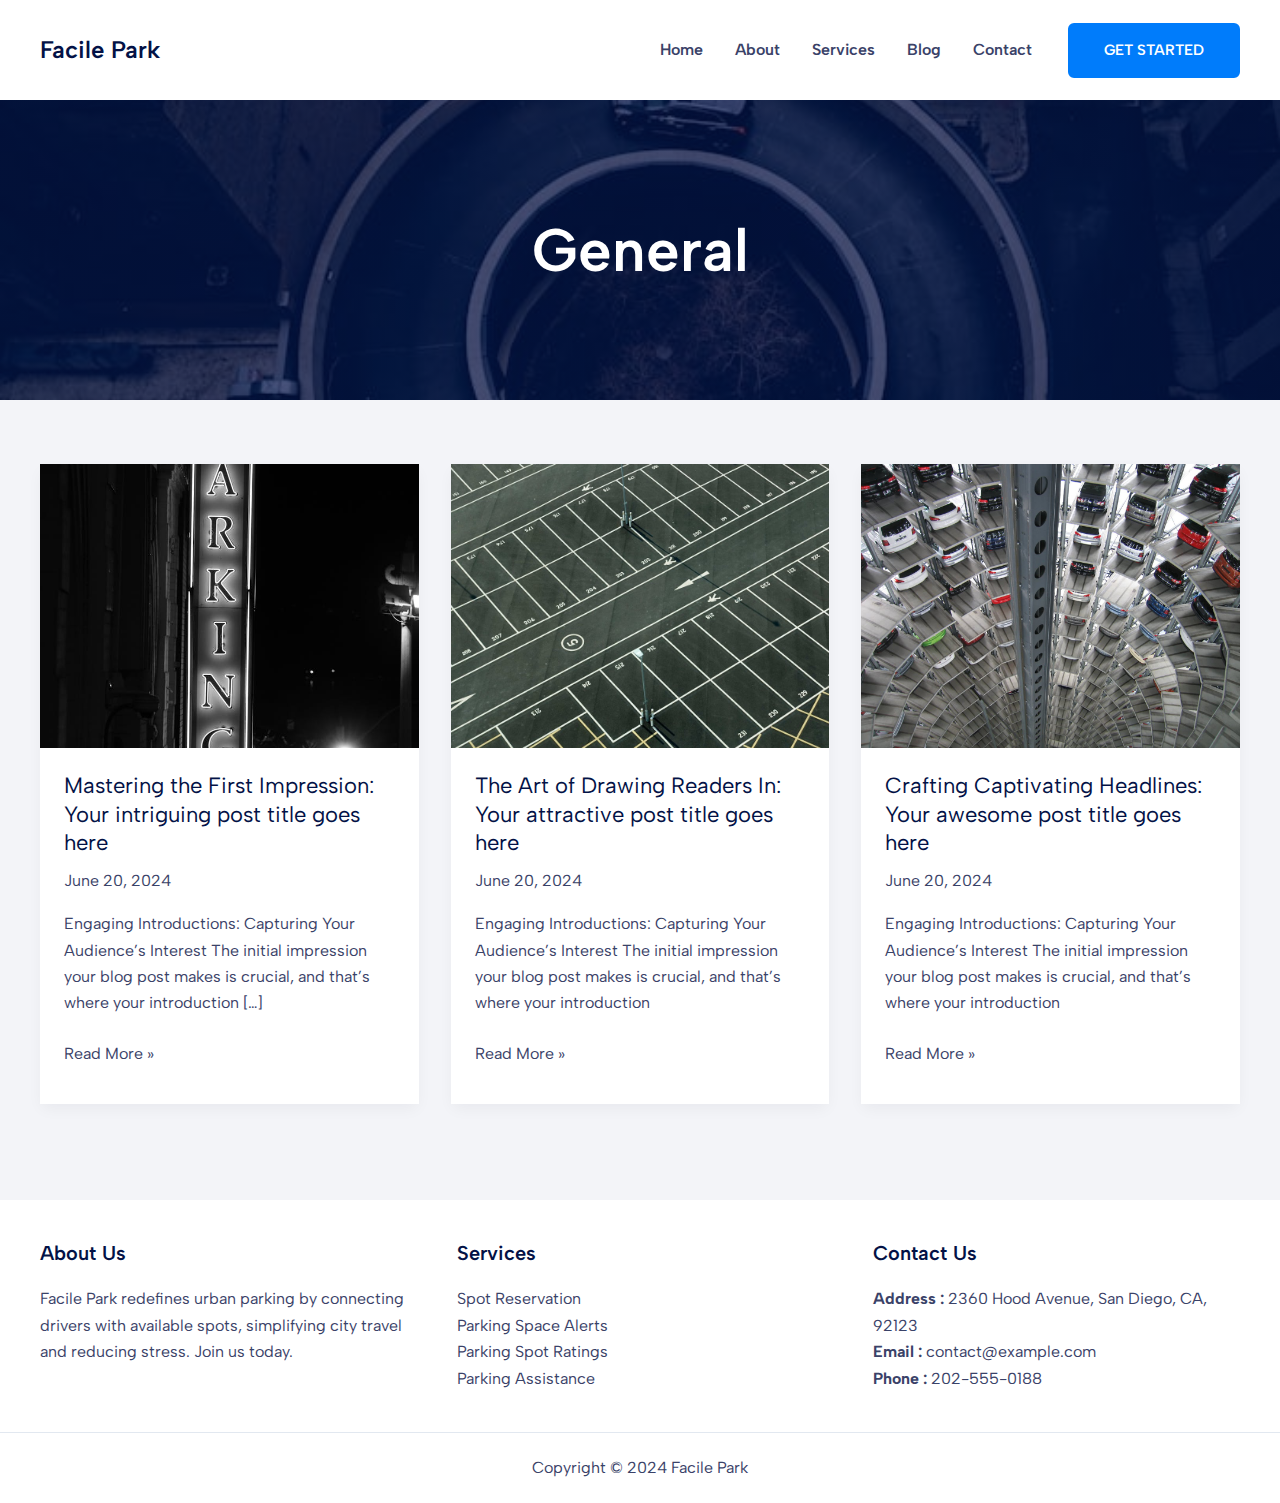
<file: category/general/index.html>
<!DOCTYPE html>
<html lang="en-US">
<head>
<meta charset="UTF-8">
<meta name="viewport" content="width=device-width, initial-scale=1">
	 <link rel="profile" href="https://gmpg.org/xfn/11"> 
	 <title>General &#8211; Facile Park</title>
<meta name="robots" content="max-image-preview:large">
<link rel="dns-prefetch" href="//fonts.googleapis.com">
<link rel="alternate" type="application/rss+xml" title="Facile Park &raquo; Feed" href="/feed/">
<link rel="alternate" type="application/rss+xml" title="Facile Park &raquo; Comments Feed" href="/comments/feed/">
<link rel="alternate" type="application/rss+xml" title="Facile Park &raquo; General Category Feed" href="/category/general/feed/">
<script>
window._wpemojiSettings = {"baseUrl":"https:\/\/s.w.org\/images\/core\/emoji\/15.0.3\/72x72\/","ext":".png","svgUrl":"https:\/\/s.w.org\/images\/core\/emoji\/15.0.3\/svg\/","svgExt":".svg","source":{"concatemoji":"\/wp-includes\/js\/wp-emoji-release.min.js?ver=6.5.4"}};
/*! This file is auto-generated */
!function(i,n){var o,s,e;function c(e){try{var t={supportTests:e,timestamp:(new Date).valueOf()};sessionStorage.setItem(o,JSON.stringify(t))}catch(e){}}function p(e,t,n){e.clearRect(0,0,e.canvas.width,e.canvas.height),e.fillText(t,0,0);var t=new Uint32Array(e.getImageData(0,0,e.canvas.width,e.canvas.height).data),r=(e.clearRect(0,0,e.canvas.width,e.canvas.height),e.fillText(n,0,0),new Uint32Array(e.getImageData(0,0,e.canvas.width,e.canvas.height).data));return t.every(function(e,t){return e===r[t]})}function u(e,t,n){switch(t){case"flag":return n(e,"🏳️‍⚧️","🏳️​⚧️")?!1:!n(e,"🇺🇳","🇺​🇳")&&!n(e,"🏴󠁧󠁢󠁥󠁮󠁧󠁿","🏴​󠁧​󠁢​󠁥​󠁮​󠁧​󠁿");case"emoji":return!n(e,"🐦‍⬛","🐦​⬛")}return!1}function f(e,t,n){var r="undefined"!=typeof WorkerGlobalScope&&self instanceof WorkerGlobalScope?new OffscreenCanvas(300,150):i.createElement("canvas"),a=r.getContext("2d",{willReadFrequently:!0}),o=(a.textBaseline="top",a.font="600 32px Arial",{});return e.forEach(function(e){o[e]=t(a,e,n)}),o}function t(e){var t=i.createElement("script");t.src=e,t.defer=!0,i.head.appendChild(t)}"undefined"!=typeof Promise&&(o="wpEmojiSettingsSupports",s=["flag","emoji"],n.supports={everything:!0,everythingExceptFlag:!0},e=new Promise(function(e){i.addEventListener("DOMContentLoaded",e,{once:!0})}),new Promise(function(t){var n=function(){try{var e=JSON.parse(sessionStorage.getItem(o));if("object"==typeof e&&"number"==typeof e.timestamp&&(new Date).valueOf()<e.timestamp+604800&&"object"==typeof e.supportTests)return e.supportTests}catch(e){}return null}();if(!n){if("undefined"!=typeof Worker&&"undefined"!=typeof OffscreenCanvas&&"undefined"!=typeof URL&&URL.createObjectURL&&"undefined"!=typeof Blob)try{var e="postMessage("+f.toString()+"("+[JSON.stringify(s),u.toString(),p.toString()].join(",")+"));",r=new Blob([e],{type:"text/javascript"}),a=new Worker(URL.createObjectURL(r),{name:"wpTestEmojiSupports"});return void(a.onmessage=function(e){c(n=e.data),a.terminate(),t(n)})}catch(e){}c(n=f(s,u,p))}t(n)}).then(function(e){for(var t in e)n.supports[t]=e[t],n.supports.everything=n.supports.everything&&n.supports[t],"flag"!==t&&(n.supports.everythingExceptFlag=n.supports.everythingExceptFlag&&n.supports[t]);n.supports.everythingExceptFlag=n.supports.everythingExceptFlag&&!n.supports.flag,n.DOMReady=!1,n.readyCallback=function(){n.DOMReady=!0}}).then(function(){return e}).then(function(){var e;n.supports.everything||(n.readyCallback(),(e=n.source||{}).concatemoji?t(e.concatemoji):e.wpemoji&&e.twemoji&&(t(e.twemoji),t(e.wpemoji)))}))}((window,document),window._wpemojiSettings);
</script>
<link rel="stylesheet" id="astra-theme-css-css" href="/wp-content/themes/astra/assets/css/minified/main.min.css?ver=4.7.1" media="all">
<style id="astra-theme-css-inline-css">:root{--ast-post-nav-space:0;--ast-container-default-xlg-padding:3em;--ast-container-default-lg-padding:3em;--ast-container-default-slg-padding:2em;--ast-container-default-md-padding:3em;--ast-container-default-sm-padding:3em;--ast-container-default-xs-padding:2.4em;--ast-container-default-xxs-padding:1.8em;--ast-code-block-background:#ECEFF3;--ast-comment-inputs-background:#F9FAFB;--ast-normal-container-width:1200px;--ast-narrow-container-width:750px;--ast-blog-title-font-weight:normal;--ast-blog-meta-weight:inherit;}html{font-size:100%;}a{color:var(--ast-global-color-3);}a:hover,a:focus{color:var(--ast-global-color-1);}body,button,input,select,textarea,.ast-button,.ast-custom-button{font-family:'Albert Sans',sans-serif;font-weight:400;font-size:16px;font-size:1rem;line-height:var(--ast-body-line-height,1.65em);}blockquote{color:var(--ast-global-color-3);}h1,.entry-content h1,h2,.entry-content h2,h3,.entry-content h3,h4,.entry-content h4,h5,.entry-content h5,h6,.entry-content h6,.site-title,.site-title a{font-family:'Albert Sans',sans-serif;font-weight:600;line-height:1.2em;}.ast-site-identity .site-title a{color:var(--ast-global-color-2);}.site-title{font-size:24px;font-size:1.5rem;display:block;}header .custom-logo-link img{max-width:40px;}.astra-logo-svg{width:40px;}.site-header .site-description{font-size:15px;font-size:0.9375rem;display:none;}.entry-title{font-size:22px;font-size:1.375rem;}.archive .ast-article-post .ast-article-inner,.blog .ast-article-post .ast-article-inner,.archive .ast-article-post .ast-article-inner:hover,.blog .ast-article-post .ast-article-inner:hover{overflow:hidden;}h1,.entry-content h1{font-size:60px;font-size:3.75rem;font-weight:600;font-family:'Albert Sans',sans-serif;line-height:1.2em;}h2,.entry-content h2{font-size:44px;font-size:2.75rem;font-weight:600;font-family:'Albert Sans',sans-serif;line-height:1.1em;}h3,.entry-content h3{font-size:24px;font-size:1.5rem;font-weight:600;font-family:'Albert Sans',sans-serif;line-height:1.3em;}h4,.entry-content h4{font-size:22px;font-size:1.375rem;line-height:1.3em;font-weight:600;font-family:'Albert Sans',sans-serif;}h5,.entry-content h5{font-size:20px;font-size:1.25rem;line-height:1.2em;font-weight:600;font-family:'Albert Sans',sans-serif;}h6,.entry-content h6{font-size:15px;font-size:0.9375rem;line-height:1.4em;font-weight:600;font-family:'Albert Sans',sans-serif;text-transform:uppercase;}::selection{background-color:var(--ast-global-color-0);color:#ffffff;}body,h1,.entry-title a,.entry-content h1,h2,.entry-content h2,h3,.entry-content h3,h4,.entry-content h4,h5,.entry-content h5,h6,.entry-content h6{color:var(--ast-global-color-3);}.tagcloud a:hover,.tagcloud a:focus,.tagcloud a.current-item{color:#ffffff;border-color:var(--ast-global-color-3);background-color:var(--ast-global-color-3);}input:focus,input[type="text"]:focus,input[type="email"]:focus,input[type="url"]:focus,input[type="password"]:focus,input[type="reset"]:focus,input[type="search"]:focus,textarea:focus{border-color:var(--ast-global-color-3);}input[type="radio"]:checked,input[type=reset],input[type="checkbox"]:checked,input[type="checkbox"]:hover:checked,input[type="checkbox"]:focus:checked,input[type=range]::-webkit-slider-thumb{border-color:var(--ast-global-color-3);background-color:var(--ast-global-color-3);box-shadow:none;}.site-footer a:hover + .post-count,.site-footer a:focus + .post-count{background:var(--ast-global-color-3);border-color:var(--ast-global-color-3);}.single .nav-links .nav-previous,.single .nav-links .nav-next{color:var(--ast-global-color-3);}.entry-meta,.entry-meta *{line-height:1.45;color:var(--ast-global-color-3);}.entry-meta a:not(.ast-button):hover,.entry-meta a:not(.ast-button):hover *,.entry-meta a:not(.ast-button):focus,.entry-meta a:not(.ast-button):focus *,.page-links > .page-link,.page-links .page-link:hover,.post-navigation a:hover{color:var(--ast-global-color-1);}#cat option,.secondary .calendar_wrap thead a,.secondary .calendar_wrap thead a:visited{color:var(--ast-global-color-3);}.secondary .calendar_wrap #today,.ast-progress-val span{background:var(--ast-global-color-3);}.secondary a:hover + .post-count,.secondary a:focus + .post-count{background:var(--ast-global-color-3);border-color:var(--ast-global-color-3);}.calendar_wrap #today > a{color:#ffffff;}.page-links .page-link,.single .post-navigation a{color:var(--ast-global-color-3);}.ast-search-menu-icon .search-form button.search-submit{padding:0 4px;}.ast-search-menu-icon form.search-form{padding-right:0;}.ast-search-menu-icon.slide-search input.search-field{width:0;}.ast-header-search .ast-search-menu-icon.ast-dropdown-active .search-form,.ast-header-search .ast-search-menu-icon.ast-dropdown-active .search-field:focus{transition:all 0.2s;}.search-form input.search-field:focus{outline:none;}.ast-archive-title{color:var(--ast-global-color-2);}.widget-title,.widget .wp-block-heading{font-size:22px;font-size:1.375rem;color:var(--ast-global-color-2);}.ast-single-post .entry-content a,.ast-comment-content a:not(.ast-comment-edit-reply-wrap a){text-decoration:underline;}.ast-single-post .wp-block-button .wp-block-button__link,.ast-single-post .elementor-button-wrapper .elementor-button,.ast-single-post .entry-content .uagb-tab a,.ast-single-post .entry-content .uagb-ifb-cta a,.ast-single-post .entry-content .wp-block-uagb-buttons a,.ast-single-post .entry-content .uabb-module-content a,.ast-single-post .entry-content .uagb-post-grid a,.ast-single-post .entry-content .uagb-timeline a,.ast-single-post .entry-content .uagb-toc__wrap a,.ast-single-post .entry-content .uagb-taxomony-box a,.ast-single-post .entry-content .woocommerce a,.entry-content .wp-block-latest-posts > li > a,.ast-single-post .entry-content .wp-block-file__button,li.ast-post-filter-single,.ast-single-post .wp-block-buttons .wp-block-button.is-style-outline .wp-block-button__link,.ast-single-post .ast-comment-content .comment-reply-link,.ast-single-post .ast-comment-content .comment-edit-link{text-decoration:none;}.ast-search-menu-icon.slide-search a:focus-visible:focus-visible,.astra-search-icon:focus-visible,#close:focus-visible,a:focus-visible,.ast-menu-toggle:focus-visible,.site .skip-link:focus-visible,.wp-block-loginout input:focus-visible,.wp-block-search.wp-block-search__button-inside .wp-block-search__inside-wrapper,.ast-header-navigation-arrow:focus-visible,.woocommerce .wc-proceed-to-checkout > .checkout-button:focus-visible,.woocommerce .woocommerce-MyAccount-navigation ul li a:focus-visible,.ast-orders-table__row .ast-orders-table__cell:focus-visible,.woocommerce .woocommerce-order-details .order-again > .button:focus-visible,.woocommerce .woocommerce-message a.button.wc-forward:focus-visible,.woocommerce #minus_qty:focus-visible,.woocommerce #plus_qty:focus-visible,a#ast-apply-coupon:focus-visible,.woocommerce .woocommerce-info a:focus-visible,.woocommerce .astra-shop-summary-wrap a:focus-visible,.woocommerce a.wc-forward:focus-visible,#ast-apply-coupon:focus-visible,.woocommerce-js .woocommerce-mini-cart-item a.remove:focus-visible,#close:focus-visible,.button.search-submit:focus-visible,#search_submit:focus,.normal-search:focus-visible,.ast-header-account-wrap:focus-visible{outline-style:dotted;outline-color:inherit;outline-width:thin;}input:focus,input[type="text"]:focus,input[type="email"]:focus,input[type="url"]:focus,input[type="password"]:focus,input[type="reset"]:focus,input[type="search"]:focus,input[type="number"]:focus,textarea:focus,.wp-block-search__input:focus,[data-section="section-header-mobile-trigger"] .ast-button-wrap .ast-mobile-menu-trigger-minimal:focus,.ast-mobile-popup-drawer.active .menu-toggle-close:focus,.woocommerce-ordering select.orderby:focus,#ast-scroll-top:focus,#coupon_code:focus,.woocommerce-page #comment:focus,.woocommerce #reviews #respond input#submit:focus,.woocommerce a.add_to_cart_button:focus,.woocommerce .button.single_add_to_cart_button:focus,.woocommerce .woocommerce-cart-form button:focus,.woocommerce .woocommerce-cart-form__cart-item .quantity .qty:focus,.woocommerce .woocommerce-billing-fields .woocommerce-billing-fields__field-wrapper .woocommerce-input-wrapper > .input-text:focus,.woocommerce #order_comments:focus,.woocommerce #place_order:focus,.woocommerce .woocommerce-address-fields .woocommerce-address-fields__field-wrapper .woocommerce-input-wrapper > .input-text:focus,.woocommerce .woocommerce-MyAccount-content form button:focus,.woocommerce .woocommerce-MyAccount-content .woocommerce-EditAccountForm .woocommerce-form-row .woocommerce-Input.input-text:focus,.woocommerce .ast-woocommerce-container .woocommerce-pagination ul.page-numbers li a:focus,body #content .woocommerce form .form-row .select2-container--default .select2-selection--single:focus,#ast-coupon-code:focus,.woocommerce.woocommerce-js .quantity input[type=number]:focus,.woocommerce-js .woocommerce-mini-cart-item .quantity input[type=number]:focus,.woocommerce p#ast-coupon-trigger:focus{border-style:dotted;border-color:inherit;border-width:thin;}input{outline:none;}.ast-logo-title-inline .site-logo-img{padding-right:1em;}body .ast-oembed-container *{position:absolute;top:0;width:100%;height:100%;left:0;}body .wp-block-embed-pocket-casts .ast-oembed-container *{position:unset;}.ast-single-post-featured-section + article {margin-top: 2em;}.site-content .ast-single-post-featured-section img {width: 100%;overflow: hidden;object-fit: cover;}.site > .ast-single-related-posts-container {margin-top: 0;}@media (min-width: 922px) {.ast-desktop .ast-container--narrow {max-width: var(--ast-narrow-container-width);margin: 0 auto;}}@media (max-width:921.9px){#ast-desktop-header{display:none;}}@media (min-width:922px){#ast-mobile-header{display:none;}}.wp-block-buttons.aligncenter{justify-content:center;}@media (max-width:921px){.ast-separate-container.ast-single-post.ast-right-sidebar #primary,.ast-separate-container.ast-single-post.ast-left-sidebar #primary,.ast-separate-container.ast-single-post #primary,.ast-plain-container #primary,.ast-narrow-container #primary{margin-top:40px;margin-bottom:20px;}.ast-separate-container.ast-single-post.ast-right-sidebar #primary,.ast-separate-container.ast-single-post.ast-left-sidebar #primary,.ast-separate-container.ast-single-post #primary,.ast-plain-container.ast-single-post #primary,.ast-narrow-container.ast-single-post #primary{margin-top:40px;margin-bottom:20px;}}@media (max-width:544px){.ast-separate-container.ast-single-post.ast-right-sidebar #primary,.ast-separate-container.ast-single-post.ast-left-sidebar #primary,.ast-separate-container.ast-single-post #primary,.ast-plain-container.ast-single-post #primary,.ast-narrow-container.ast-single-post #primary{margin-top:30px;margin-bottom:20px;}}@media (max-width:921px){.ast-separate-container #primary,.ast-narrow-container #primary{padding-top:0px;}}@media (max-width:544px){.ast-separate-container #primary,.ast-narrow-container #primary{padding-top:0px;}}@media (max-width:921px){.ast-separate-container #primary,.ast-narrow-container #primary{padding-bottom:0px;}}@media (max-width:544px){.ast-separate-container #primary,.ast-narrow-container #primary{padding-bottom:0px;}}.wp-block-button.is-style-outline .wp-block-button__link{border-color:var(--ast-global-color-0);border-top-width:2px;border-right-width:2px;border-bottom-width:2px;border-left-width:2px;}div.wp-block-button.is-style-outline > .wp-block-button__link:not(.has-text-color),div.wp-block-button.wp-block-button__link.is-style-outline:not(.has-text-color){color:var(--ast-global-color-0);}.wp-block-button.is-style-outline .wp-block-button__link:hover,.wp-block-buttons .wp-block-button.is-style-outline .wp-block-button__link:focus,.wp-block-buttons .wp-block-button.is-style-outline > .wp-block-button__link:not(.has-text-color):hover,.wp-block-buttons .wp-block-button.wp-block-button__link.is-style-outline:not(.has-text-color):hover{color:#ffffff;background-color:var(--ast-global-color-1);border-color:var(--ast-global-color-1);}.post-page-numbers.current .page-link,.ast-pagination .page-numbers.current{color:#ffffff;border-color:var(--ast-global-color-0);background-color:var(--ast-global-color-0);}.wp-block-button.is-style-outline .wp-block-button__link{border-top-width:2px;border-right-width:2px;border-bottom-width:2px;border-left-width:2px;}.wp-block-buttons .wp-block-button.is-style-outline .wp-block-button__link.wp-element-button,.ast-outline-button,.wp-block-uagb-buttons-child .uagb-buttons-repeater.ast-outline-button{border-color:var(--ast-global-color-0);border-top-width:2px;border-right-width:2px;border-bottom-width:2px;border-left-width:2px;font-family:inherit;font-weight:600;font-size:15px;font-size:0.9375rem;line-height:1em;text-transform:uppercase;padding-top:18px;padding-right:34px;padding-bottom:18px;padding-left:34px;border-top-left-radius:6px;border-top-right-radius:6px;border-bottom-right-radius:6px;border-bottom-left-radius:6px;}.wp-block-buttons .wp-block-button.is-style-outline > .wp-block-button__link:not(.has-text-color),.wp-block-buttons .wp-block-button.wp-block-button__link.is-style-outline:not(.has-text-color),.ast-outline-button{color:var(--ast-global-color-0);}.wp-block-button.is-style-outline .wp-block-button__link:hover,.wp-block-buttons .wp-block-button.is-style-outline .wp-block-button__link:focus,.wp-block-buttons .wp-block-button.is-style-outline > .wp-block-button__link:not(.has-text-color):hover,.wp-block-buttons .wp-block-button.wp-block-button__link.is-style-outline:not(.has-text-color):hover,.ast-outline-button:hover,.ast-outline-button:focus,.wp-block-uagb-buttons-child .uagb-buttons-repeater.ast-outline-button:hover,.wp-block-uagb-buttons-child .uagb-buttons-repeater.ast-outline-button:focus{color:#ffffff;background-color:var(--ast-global-color-1);border-color:var(--ast-global-color-1);}@media (max-width:921px){.wp-block-buttons .wp-block-button.is-style-outline .wp-block-button__link.wp-element-button,.ast-outline-button,.wp-block-uagb-buttons-child .uagb-buttons-repeater.ast-outline-button{padding-top:17px;padding-right:32px;padding-bottom:17px;padding-left:32px;}}@media (max-width:544px){.wp-block-buttons .wp-block-button.is-style-outline .wp-block-button__link.wp-element-button,.ast-outline-button,.wp-block-uagb-buttons-child .uagb-buttons-repeater.ast-outline-button{padding-top:16px;padding-right:26px;padding-bottom:16px;padding-left:26px;}}.entry-content[ast-blocks-layout] > figure{margin-bottom:1em;}h1.widget-title{font-weight:600;}h2.widget-title{font-weight:600;}h3.widget-title{font-weight:600;}#page{display:flex;flex-direction:column;min-height:100vh;}.ast-404-layout-1 h1.page-title{color:var(--ast-global-color-2);}.single .post-navigation a{line-height:1em;height:inherit;}.error-404 .page-sub-title{font-size:1.5rem;font-weight:inherit;}.search .site-content .content-area .search-form{margin-bottom:0;}#page .site-content{flex-grow:1;}.widget{margin-bottom:1.25em;}#secondary li{line-height:1.5em;}#secondary .wp-block-group h2{margin-bottom:0.7em;}#secondary h2{font-size:1.7rem;}.ast-separate-container .ast-article-post,.ast-separate-container .ast-article-single,.ast-separate-container .comment-respond{padding:3em;}.ast-separate-container .ast-article-single .ast-article-single{padding:0;}.ast-article-single .wp-block-post-template-is-layout-grid{padding-left:0;}.ast-separate-container .comments-title,.ast-narrow-container .comments-title{padding:1.5em 2em;}.ast-page-builder-template .comment-form-textarea,.ast-comment-formwrap .ast-grid-common-col{padding:0;}.ast-comment-formwrap{padding:0;display:inline-flex;column-gap:20px;width:100%;margin-left:0;margin-right:0;}.comments-area textarea#comment:focus,.comments-area textarea#comment:active,.comments-area .ast-comment-formwrap input[type="text"]:focus,.comments-area .ast-comment-formwrap input[type="text"]:active {box-shadow:none;outline:none;}.archive.ast-page-builder-template .entry-header{margin-top:2em;}.ast-page-builder-template .ast-comment-formwrap{width:100%;}.entry-title{margin-bottom:0.5em;}.ast-archive-description p{font-size:inherit;font-weight:inherit;line-height:inherit;}.ast-separate-container .ast-comment-list li.depth-1,.hentry{margin-bottom:2em;}@media (min-width:921px){.ast-left-sidebar.ast-page-builder-template #secondary,.archive.ast-right-sidebar.ast-page-builder-template .site-main{padding-left:20px;padding-right:20px;}}@media (max-width:544px){.ast-comment-formwrap.ast-row{column-gap:10px;display:inline-block;}#ast-commentform .ast-grid-common-col{position:relative;width:100%;}}@media (min-width:1201px){.ast-separate-container .ast-article-post,.ast-separate-container .ast-article-single,.ast-separate-container .ast-author-box,.ast-separate-container .ast-404-layout-1,.ast-separate-container .no-results{padding:3em;}}@media (max-width:921px){.ast-separate-container #primary,.ast-separate-container #secondary{padding:1.5em 0;}#primary,#secondary{padding:1.5em 0;margin:0;}.ast-left-sidebar #content > .ast-container{display:flex;flex-direction:column-reverse;width:100%;}}@media (min-width:922px){.ast-separate-container.ast-right-sidebar #primary,.ast-separate-container.ast-left-sidebar #primary{border:0;}.search-no-results.ast-separate-container #primary{margin-bottom:4em;}}.wp-block-button .wp-block-button__link{color:#ffffff;}.wp-block-button .wp-block-button__link:hover,.wp-block-button .wp-block-button__link:focus{color:#ffffff;background-color:var(--ast-global-color-1);border-color:var(--ast-global-color-1);}.wp-block-button .wp-block-button__link,.wp-block-search .wp-block-search__button,body .wp-block-file .wp-block-file__button{border-style:solid;border-top-width:2px;border-right-width:2px;border-left-width:2px;border-bottom-width:2px;border-color:var(--ast-global-color-0);background-color:var(--ast-global-color-0);color:#ffffff;font-family:inherit;font-weight:600;line-height:1em;text-transform:uppercase;font-size:15px;font-size:0.9375rem;border-top-left-radius:6px;border-top-right-radius:6px;border-bottom-right-radius:6px;border-bottom-left-radius:6px;padding-top:18px;padding-right:34px;padding-bottom:18px;padding-left:34px;}@media (max-width:921px){.wp-block-button .wp-block-button__link,.wp-block-search .wp-block-search__button,body .wp-block-file .wp-block-file__button{padding-top:17px;padding-right:32px;padding-bottom:17px;padding-left:32px;border-top-left-radius:6px;border-top-right-radius:6px;border-bottom-right-radius:6px;border-bottom-left-radius:6px;}}@media (max-width:544px){.wp-block-button .wp-block-button__link,.wp-block-search .wp-block-search__button,body .wp-block-file .wp-block-file__button{padding-top:16px;padding-right:26px;padding-bottom:16px;padding-left:26px;border-top-left-radius:6px;border-top-right-radius:6px;border-bottom-right-radius:6px;border-bottom-left-radius:6px;}}.menu-toggle,button,.ast-button,.ast-custom-button,.button,input#submit,input[type="button"],input[type="submit"],input[type="reset"],form[CLASS*="wp-block-search__"].wp-block-search .wp-block-search__inside-wrapper .wp-block-search__button,body .wp-block-file .wp-block-file__button,.search .search-submit,.woocommerce-js a.button,.woocommerce button.button,.woocommerce .woocommerce-message a.button,.woocommerce #respond input#submit.alt,.woocommerce input.button.alt,.woocommerce input.button,.woocommerce input.button:disabled,.woocommerce input.button:disabled[disabled],.woocommerce input.button:disabled:hover,.woocommerce input.button:disabled[disabled]:hover,.woocommerce #respond input#submit,.woocommerce button.button.alt.disabled,.wc-block-grid__products .wc-block-grid__product .wp-block-button__link,.wc-block-grid__product-onsale,[CLASS*="wc-block"] button,.woocommerce-js .astra-cart-drawer .astra-cart-drawer-content .woocommerce-mini-cart__buttons .button:not(.checkout):not(.ast-continue-shopping),.woocommerce-js .astra-cart-drawer .astra-cart-drawer-content .woocommerce-mini-cart__buttons a.checkout,.woocommerce button.button.alt.disabled.wc-variation-selection-needed,[CLASS*="wc-block"] .wc-block-components-button{border-style:solid;border-top-width:2px;border-right-width:2px;border-left-width:2px;border-bottom-width:2px;color:#ffffff;border-color:var(--ast-global-color-0);background-color:var(--ast-global-color-0);padding-top:18px;padding-right:34px;padding-bottom:18px;padding-left:34px;font-family:inherit;font-weight:600;font-size:15px;font-size:0.9375rem;line-height:1em;text-transform:uppercase;border-top-left-radius:6px;border-top-right-radius:6px;border-bottom-right-radius:6px;border-bottom-left-radius:6px;}button:focus,.menu-toggle:hover,button:hover,.ast-button:hover,.ast-custom-button:hover .button:hover,.ast-custom-button:hover ,input[type=reset]:hover,input[type=reset]:focus,input#submit:hover,input#submit:focus,input[type="button"]:hover,input[type="button"]:focus,input[type="submit"]:hover,input[type="submit"]:focus,form[CLASS*="wp-block-search__"].wp-block-search .wp-block-search__inside-wrapper .wp-block-search__button:hover,form[CLASS*="wp-block-search__"].wp-block-search .wp-block-search__inside-wrapper .wp-block-search__button:focus,body .wp-block-file .wp-block-file__button:hover,body .wp-block-file .wp-block-file__button:focus,.woocommerce-js a.button:hover,.woocommerce button.button:hover,.woocommerce .woocommerce-message a.button:hover,.woocommerce #respond input#submit:hover,.woocommerce #respond input#submit.alt:hover,.woocommerce input.button.alt:hover,.woocommerce input.button:hover,.woocommerce button.button.alt.disabled:hover,.wc-block-grid__products .wc-block-grid__product .wp-block-button__link:hover,[CLASS*="wc-block"] button:hover,.woocommerce-js .astra-cart-drawer .astra-cart-drawer-content .woocommerce-mini-cart__buttons .button:not(.checkout):not(.ast-continue-shopping):hover,.woocommerce-js .astra-cart-drawer .astra-cart-drawer-content .woocommerce-mini-cart__buttons a.checkout:hover,.woocommerce button.button.alt.disabled.wc-variation-selection-needed:hover,[CLASS*="wc-block"] .wc-block-components-button:hover,[CLASS*="wc-block"] .wc-block-components-button:focus{color:#ffffff;background-color:var(--ast-global-color-1);border-color:var(--ast-global-color-1);}form[CLASS*="wp-block-search__"].wp-block-search .wp-block-search__inside-wrapper .wp-block-search__button.has-icon{padding-top:calc(18px - 3px);padding-right:calc(34px - 3px);padding-bottom:calc(18px - 3px);padding-left:calc(34px - 3px);}@media (max-width:921px){.menu-toggle,button,.ast-button,.ast-custom-button,.button,input#submit,input[type="button"],input[type="submit"],input[type="reset"],form[CLASS*="wp-block-search__"].wp-block-search .wp-block-search__inside-wrapper .wp-block-search__button,body .wp-block-file .wp-block-file__button,.search .search-submit,.woocommerce-js a.button,.woocommerce button.button,.woocommerce .woocommerce-message a.button,.woocommerce #respond input#submit.alt,.woocommerce input.button.alt,.woocommerce input.button,.woocommerce input.button:disabled,.woocommerce input.button:disabled[disabled],.woocommerce input.button:disabled:hover,.woocommerce input.button:disabled[disabled]:hover,.woocommerce #respond input#submit,.woocommerce button.button.alt.disabled,.wc-block-grid__products .wc-block-grid__product .wp-block-button__link,.wc-block-grid__product-onsale,[CLASS*="wc-block"] button,.woocommerce-js .astra-cart-drawer .astra-cart-drawer-content .woocommerce-mini-cart__buttons .button:not(.checkout):not(.ast-continue-shopping),.woocommerce-js .astra-cart-drawer .astra-cart-drawer-content .woocommerce-mini-cart__buttons a.checkout,.woocommerce button.button.alt.disabled.wc-variation-selection-needed,[CLASS*="wc-block"] .wc-block-components-button{padding-top:17px;padding-right:32px;padding-bottom:17px;padding-left:32px;border-top-left-radius:6px;border-top-right-radius:6px;border-bottom-right-radius:6px;border-bottom-left-radius:6px;}}@media (max-width:544px){.menu-toggle,button,.ast-button,.ast-custom-button,.button,input#submit,input[type="button"],input[type="submit"],input[type="reset"],form[CLASS*="wp-block-search__"].wp-block-search .wp-block-search__inside-wrapper .wp-block-search__button,body .wp-block-file .wp-block-file__button,.search .search-submit,.woocommerce-js a.button,.woocommerce button.button,.woocommerce .woocommerce-message a.button,.woocommerce #respond input#submit.alt,.woocommerce input.button.alt,.woocommerce input.button,.woocommerce input.button:disabled,.woocommerce input.button:disabled[disabled],.woocommerce input.button:disabled:hover,.woocommerce input.button:disabled[disabled]:hover,.woocommerce #respond input#submit,.woocommerce button.button.alt.disabled,.wc-block-grid__products .wc-block-grid__product .wp-block-button__link,.wc-block-grid__product-onsale,[CLASS*="wc-block"] button,.woocommerce-js .astra-cart-drawer .astra-cart-drawer-content .woocommerce-mini-cart__buttons .button:not(.checkout):not(.ast-continue-shopping),.woocommerce-js .astra-cart-drawer .astra-cart-drawer-content .woocommerce-mini-cart__buttons a.checkout,.woocommerce button.button.alt.disabled.wc-variation-selection-needed,[CLASS*="wc-block"] .wc-block-components-button{padding-top:16px;padding-right:26px;padding-bottom:16px;padding-left:26px;border-top-left-radius:6px;border-top-right-radius:6px;border-bottom-right-radius:6px;border-bottom-left-radius:6px;}}@media (max-width:921px){.ast-mobile-header-stack .main-header-bar .ast-search-menu-icon{display:inline-block;}.ast-header-break-point.ast-header-custom-item-outside .ast-mobile-header-stack .main-header-bar .ast-search-icon{margin:0;}.ast-comment-avatar-wrap img{max-width:2.5em;}.ast-comment-meta{padding:0 1.8888em 1.3333em;}.ast-separate-container .ast-comment-list li.depth-1{padding:1.5em 2.14em;}.ast-separate-container .comment-respond{padding:2em 2.14em;}}@media (min-width:544px){.ast-container{max-width:100%;}}@media (max-width:544px){.ast-separate-container .ast-article-post,.ast-separate-container .ast-article-single,.ast-separate-container .comments-title,.ast-separate-container .ast-archive-description{padding:1.5em 1em;}.ast-separate-container #content .ast-container{padding-left:0.54em;padding-right:0.54em;}.ast-separate-container .ast-comment-list .bypostauthor{padding:.5em;}.ast-search-menu-icon.ast-dropdown-active .search-field{width:170px;}}.ast-separate-container{background-color:var(--ast-global-color-4);;background-image:none;;}@media (max-width:921px){.site-title{font-size:20px;font-size:1.25rem;display:block;}.site-header .site-description{display:none;}.entry-title{font-size:22px;font-size:1.375rem;}h1,.entry-content h1{font-size:50px;}h2,.entry-content h2{font-size:35px;}h3,.entry-content h3{font-size:22px;}h4,.entry-content h4{font-size:20px;font-size:1.25rem;}h5,.entry-content h5{font-size:18px;font-size:1.125rem;}h6,.entry-content h6{font-size:14px;font-size:0.875rem;}body,.ast-separate-container{background-color:var(--ast-global-color-4);;background-image:none;;}}@media (max-width:544px){.site-title{font-size:20px;font-size:1.25rem;display:block;}.site-header .site-description{display:none;}.entry-title{font-size:20px;font-size:1.25rem;}h1,.entry-content h1{font-size:35px;}h2,.entry-content h2{font-size:28px;}h3,.entry-content h3{font-size:22px;}h4,.entry-content h4{font-size:20px;font-size:1.25rem;}h5,.entry-content h5{font-size:17px;font-size:1.0625rem;}h6,.entry-content h6{font-size:14px;font-size:0.875rem;}.astra-logo-svg:not(.sticky-custom-logo .astra-logo-svg,.transparent-custom-logo .astra-logo-svg,.advanced-header-logo .astra-logo-svg){height:41px;}body,.ast-separate-container{background-color:var(--ast-global-color-4);;background-image:none;;}}@media (max-width:921px){html{font-size:91.2%;}}@media (max-width:544px){html{font-size:91.2%;}}@media (min-width:922px){.ast-container{max-width:1240px;}}@media (min-width:922px){.site-content .ast-container{display:flex;}}@media (max-width:921px){.site-content .ast-container{flex-direction:column;}}.ast-blog-layout-4-grid .ast-article-post{width:33.33%;margin-bottom:2em;border-bottom:0;background-color:transparent;}.ast-blog-layout-4-grid .ast-article-inner .wp-post-image{width:100%;}.ast-article-inner{padding:1.5em;}.ast-blog-layout-4-grid .ast-row{display:flex;flex-wrap:wrap;flex-flow:row wrap;align-items:stretch;}.ast-separate-container .ast-blog-layout-4-grid .ast-article-post{padding:0 1em 0;}.ast-separate-container.ast-desktop .ast-blog-layout-4-grid .ast-row{margin-left:-1em;margin-right:-1em;}.ast-blog-layout-4-grid .ast-article-inner{box-shadow:0px 6px 15px -2px rgba(16,24,40,0.05);}.ast-separate-container .ast-blog-layout-4-grid .ast-article-inner,.ast-plain-container .ast-blog-layout-4-grid .ast-article-inner{height:100%;}.ast-row .blog-layout-4 .post-content,.blog-layout-4 .post-thumb{padding-left:0;padding-right:0;}.ast-article-post.remove-featured-img-padding .blog-layout-4 .post-content .ast-blog-featured-section:first-child .post-thumb-img-content{margin-top:-1.5em;}.ast-article-post.remove-featured-img-padding .blog-layout-4 .post-content .ast-blog-featured-section .post-thumb-img-content{margin-left:-1.5em;margin-right:-1.5em;}@media (max-width:921px){.ast-blog-layout-4-grid .ast-article-post{width:100%;}}.ast-blog-layout-6-grid .ast-blog-featured-section:before {content: "";}.ast-article-post .post-thumb-img-content img{aspect-ratio:4/3;width:100%;}.ast-article-post .post-thumb-img-content img{object-fit:cover;}.ast-article-post .post-thumb-img-content{overflow:hidden;}.ast-article-post .post-thumb-img-content img{transform:scale(1);transition:transform .5s ease;}.ast-article-post:hover .post-thumb-img-content img{transform:scale(1.1);}.cat-links.badge a,.tags-links.badge a {padding: 4px 8px;border-radius: 3px;font-weight: 400;}.cat-links.underline a,.tags-links.underline a{text-decoration: underline;}@media (min-width:922px){.main-header-menu .sub-menu .menu-item.ast-left-align-sub-menu:hover > .sub-menu,.main-header-menu .sub-menu .menu-item.ast-left-align-sub-menu.focus > .sub-menu{margin-left:-0px;}}.entry-content li > p{margin-bottom:0;}.site .comments-area{padding-top:2em;padding-bottom:3em;}.wp-block-file {display: flex;align-items: center;flex-wrap: wrap;justify-content: space-between;}.wp-block-pullquote {border: none;}.wp-block-pullquote blockquote::before {content: "\201D";font-family: "Helvetica",sans-serif;display: flex;transform: rotate( 180deg );font-size: 6rem;font-style: normal;line-height: 1;font-weight: bold;align-items: center;justify-content: center;}.has-text-align-right > blockquote::before {justify-content: flex-start;}.has-text-align-left > blockquote::before {justify-content: flex-end;}figure.wp-block-pullquote.is-style-solid-color blockquote {max-width: 100%;text-align: inherit;}html body {--wp--custom--ast-default-block-top-padding: 3em;--wp--custom--ast-default-block-right-padding: 3em;--wp--custom--ast-default-block-bottom-padding: 3em;--wp--custom--ast-default-block-left-padding: 3em;--wp--custom--ast-container-width: 1200px;--wp--custom--ast-content-width-size: 1200px;--wp--custom--ast-wide-width-size: calc(1200px + var(--wp--custom--ast-default-block-left-padding) + var(--wp--custom--ast-default-block-right-padding));}.ast-narrow-container {--wp--custom--ast-content-width-size: 750px;--wp--custom--ast-wide-width-size: 750px;}@media(max-width: 921px) {html body {--wp--custom--ast-default-block-top-padding: 3em;--wp--custom--ast-default-block-right-padding: 2em;--wp--custom--ast-default-block-bottom-padding: 3em;--wp--custom--ast-default-block-left-padding: 2em;}}@media(max-width: 544px) {html body {--wp--custom--ast-default-block-top-padding: 3em;--wp--custom--ast-default-block-right-padding: 1.5em;--wp--custom--ast-default-block-bottom-padding: 3em;--wp--custom--ast-default-block-left-padding: 1.5em;}}.entry-content > .wp-block-group,.entry-content > .wp-block-cover,.entry-content > .wp-block-columns {padding-top: var(--wp--custom--ast-default-block-top-padding);padding-right: var(--wp--custom--ast-default-block-right-padding);padding-bottom: var(--wp--custom--ast-default-block-bottom-padding);padding-left: var(--wp--custom--ast-default-block-left-padding);}.ast-plain-container.ast-no-sidebar .entry-content > .alignfull,.ast-page-builder-template .ast-no-sidebar .entry-content > .alignfull {margin-left: calc( -50vw + 50%);margin-right: calc( -50vw + 50%);max-width: 100vw;width: 100vw;}.ast-plain-container.ast-no-sidebar .entry-content .alignfull .alignfull,.ast-page-builder-template.ast-no-sidebar .entry-content .alignfull .alignfull,.ast-plain-container.ast-no-sidebar .entry-content .alignfull .alignwide,.ast-page-builder-template.ast-no-sidebar .entry-content .alignfull .alignwide,.ast-plain-container.ast-no-sidebar .entry-content .alignwide .alignfull,.ast-page-builder-template.ast-no-sidebar .entry-content .alignwide .alignfull,.ast-plain-container.ast-no-sidebar .entry-content .alignwide .alignwide,.ast-page-builder-template.ast-no-sidebar .entry-content .alignwide .alignwide,.ast-plain-container.ast-no-sidebar .entry-content .wp-block-column .alignfull,.ast-page-builder-template.ast-no-sidebar .entry-content .wp-block-column .alignfull,.ast-plain-container.ast-no-sidebar .entry-content .wp-block-column .alignwide,.ast-page-builder-template.ast-no-sidebar .entry-content .wp-block-column .alignwide {margin-left: auto;margin-right: auto;width: 100%;}[ast-blocks-layout] .wp-block-separator:not(.is-style-dots) {height: 0;}[ast-blocks-layout] .wp-block-separator {margin: 20px auto;}[ast-blocks-layout] .wp-block-separator:not(.is-style-wide):not(.is-style-dots) {max-width: 100px;}[ast-blocks-layout] .wp-block-separator.has-background {padding: 0;}.entry-content[ast-blocks-layout] > * {max-width: var(--wp--custom--ast-content-width-size);margin-left: auto;margin-right: auto;}.entry-content[ast-blocks-layout] > .alignwide {max-width: var(--wp--custom--ast-wide-width-size);}.entry-content[ast-blocks-layout] .alignfull {max-width: none;}.entry-content .wp-block-columns {margin-bottom: 0;}blockquote {margin: 1.5em;border-color: rgba(0,0,0,0.05);}.wp-block-quote:not(.has-text-align-right):not(.has-text-align-center) {border-left: 5px solid rgba(0,0,0,0.05);}.has-text-align-right > blockquote,blockquote.has-text-align-right {border-right: 5px solid rgba(0,0,0,0.05);}.has-text-align-left > blockquote,blockquote.has-text-align-left {border-left: 5px solid rgba(0,0,0,0.05);}.wp-block-site-tagline,.wp-block-latest-posts .read-more {margin-top: 15px;}.wp-block-loginout p label {display: block;}.wp-block-loginout p:not(.login-remember):not(.login-submit) input {width: 100%;}.wp-block-loginout input:focus {border-color: transparent;}.wp-block-loginout input:focus {outline: thin dotted;}.entry-content .wp-block-media-text .wp-block-media-text__content {padding: 0 0 0 8%;}.entry-content .wp-block-media-text.has-media-on-the-right .wp-block-media-text__content {padding: 0 8% 0 0;}.entry-content .wp-block-media-text.has-background .wp-block-media-text__content {padding: 8%;}.entry-content .wp-block-cover:not([class*="background-color"]) .wp-block-cover__inner-container,.entry-content .wp-block-cover:not([class*="background-color"]) .wp-block-cover-image-text,.entry-content .wp-block-cover:not([class*="background-color"]) .wp-block-cover-text,.entry-content .wp-block-cover-image:not([class*="background-color"]) .wp-block-cover__inner-container,.entry-content .wp-block-cover-image:not([class*="background-color"]) .wp-block-cover-image-text,.entry-content .wp-block-cover-image:not([class*="background-color"]) .wp-block-cover-text {color: var(--ast-global-color-5);}.wp-block-loginout .login-remember input {width: 1.1rem;height: 1.1rem;margin: 0 5px 4px 0;vertical-align: middle;}.wp-block-latest-posts > li > *:first-child,.wp-block-latest-posts:not(.is-grid) > li:first-child {margin-top: 0;}.wp-block-search__inside-wrapper .wp-block-search__input {padding: 0 10px;color: var(--ast-global-color-3);background: var(--ast-global-color-5);border-color: var(--ast-border-color);}.wp-block-latest-posts .read-more {margin-bottom: 1.5em;}.wp-block-search__no-button .wp-block-search__inside-wrapper .wp-block-search__input {padding-top: 5px;padding-bottom: 5px;}.wp-block-latest-posts .wp-block-latest-posts__post-date,.wp-block-latest-posts .wp-block-latest-posts__post-author {font-size: 1rem;}.wp-block-latest-posts > li > *,.wp-block-latest-posts:not(.is-grid) > li {margin-top: 12px;margin-bottom: 12px;}.ast-page-builder-template .entry-content[ast-blocks-layout] > *,.ast-page-builder-template .entry-content[ast-blocks-layout] > .alignfull > * {max-width: none;}.ast-page-builder-template .entry-content[ast-blocks-layout] > .alignwide > * {max-width: var(--wp--custom--ast-wide-width-size);}.ast-page-builder-template .entry-content[ast-blocks-layout] > .inherit-container-width > *,.ast-page-builder-template .entry-content[ast-blocks-layout] > * > *,.entry-content[ast-blocks-layout] > .wp-block-cover .wp-block-cover__inner-container {max-width: var(--wp--custom--ast-content-width-size);margin-left: auto;margin-right: auto;}.entry-content[ast-blocks-layout] .wp-block-cover:not(.alignleft):not(.alignright) {width: auto;}@media(max-width: 1200px) {.ast-separate-container .entry-content > .alignfull,.ast-separate-container .entry-content[ast-blocks-layout] > .alignwide,.ast-plain-container .entry-content[ast-blocks-layout] > .alignwide,.ast-plain-container .entry-content .alignfull {margin-left: calc(-1 * min(var(--ast-container-default-xlg-padding),20px)) ;margin-right: calc(-1 * min(var(--ast-container-default-xlg-padding),20px));}}@media(min-width: 1201px) {.ast-separate-container .entry-content > .alignfull {margin-left: calc(-1 * var(--ast-container-default-xlg-padding) );margin-right: calc(-1 * var(--ast-container-default-xlg-padding) );}.ast-separate-container .entry-content[ast-blocks-layout] > .alignwide,.ast-plain-container .entry-content[ast-blocks-layout] > .alignwide {margin-left: calc(-1 * var(--wp--custom--ast-default-block-left-padding) );margin-right: calc(-1 * var(--wp--custom--ast-default-block-right-padding) );}}@media(min-width: 921px) {.ast-separate-container .entry-content .wp-block-group.alignwide:not(.inherit-container-width) > :where(:not(.alignleft):not(.alignright)),.ast-plain-container .entry-content .wp-block-group.alignwide:not(.inherit-container-width) > :where(:not(.alignleft):not(.alignright)) {max-width: calc( var(--wp--custom--ast-content-width-size) + 80px );}.ast-plain-container.ast-right-sidebar .entry-content[ast-blocks-layout] .alignfull,.ast-plain-container.ast-left-sidebar .entry-content[ast-blocks-layout] .alignfull {margin-left: -60px;margin-right: -60px;}}@media(min-width: 544px) {.entry-content > .alignleft {margin-right: 20px;}.entry-content > .alignright {margin-left: 20px;}}@media (max-width:544px){.wp-block-columns .wp-block-column:not(:last-child){margin-bottom:20px;}.wp-block-latest-posts{margin:0;}}@media( max-width: 600px ) {.entry-content .wp-block-media-text .wp-block-media-text__content,.entry-content .wp-block-media-text.has-media-on-the-right .wp-block-media-text__content {padding: 8% 0 0;}.entry-content .wp-block-media-text.has-background .wp-block-media-text__content {padding: 8%;}}.ast-page-builder-template .entry-header {padding-left: 0;}.ast-narrow-container .site-content .wp-block-uagb-image--align-full .wp-block-uagb-image__figure {max-width: 100%;margin-left: auto;margin-right: auto;}.entry-content ul,.entry-content ol {padding: revert;margin: revert;}:root .has-ast-global-color-0-color{color:var(--ast-global-color-0);}:root .has-ast-global-color-0-background-color{background-color:var(--ast-global-color-0);}:root .wp-block-button .has-ast-global-color-0-color{color:var(--ast-global-color-0);}:root .wp-block-button .has-ast-global-color-0-background-color{background-color:var(--ast-global-color-0);}:root .has-ast-global-color-1-color{color:var(--ast-global-color-1);}:root .has-ast-global-color-1-background-color{background-color:var(--ast-global-color-1);}:root .wp-block-button .has-ast-global-color-1-color{color:var(--ast-global-color-1);}:root .wp-block-button .has-ast-global-color-1-background-color{background-color:var(--ast-global-color-1);}:root .has-ast-global-color-2-color{color:var(--ast-global-color-2);}:root .has-ast-global-color-2-background-color{background-color:var(--ast-global-color-2);}:root .wp-block-button .has-ast-global-color-2-color{color:var(--ast-global-color-2);}:root .wp-block-button .has-ast-global-color-2-background-color{background-color:var(--ast-global-color-2);}:root .has-ast-global-color-3-color{color:var(--ast-global-color-3);}:root .has-ast-global-color-3-background-color{background-color:var(--ast-global-color-3);}:root .wp-block-button .has-ast-global-color-3-color{color:var(--ast-global-color-3);}:root .wp-block-button .has-ast-global-color-3-background-color{background-color:var(--ast-global-color-3);}:root .has-ast-global-color-4-color{color:var(--ast-global-color-4);}:root .has-ast-global-color-4-background-color{background-color:var(--ast-global-color-4);}:root .wp-block-button .has-ast-global-color-4-color{color:var(--ast-global-color-4);}:root .wp-block-button .has-ast-global-color-4-background-color{background-color:var(--ast-global-color-4);}:root .has-ast-global-color-5-color{color:var(--ast-global-color-5);}:root .has-ast-global-color-5-background-color{background-color:var(--ast-global-color-5);}:root .wp-block-button .has-ast-global-color-5-color{color:var(--ast-global-color-5);}:root .wp-block-button .has-ast-global-color-5-background-color{background-color:var(--ast-global-color-5);}:root .has-ast-global-color-6-color{color:var(--ast-global-color-6);}:root .has-ast-global-color-6-background-color{background-color:var(--ast-global-color-6);}:root .wp-block-button .has-ast-global-color-6-color{color:var(--ast-global-color-6);}:root .wp-block-button .has-ast-global-color-6-background-color{background-color:var(--ast-global-color-6);}:root .has-ast-global-color-7-color{color:var(--ast-global-color-7);}:root .has-ast-global-color-7-background-color{background-color:var(--ast-global-color-7);}:root .wp-block-button .has-ast-global-color-7-color{color:var(--ast-global-color-7);}:root .wp-block-button .has-ast-global-color-7-background-color{background-color:var(--ast-global-color-7);}:root .has-ast-global-color-8-color{color:var(--ast-global-color-8);}:root .has-ast-global-color-8-background-color{background-color:var(--ast-global-color-8);}:root .wp-block-button .has-ast-global-color-8-color{color:var(--ast-global-color-8);}:root .wp-block-button .has-ast-global-color-8-background-color{background-color:var(--ast-global-color-8);}:root{--ast-global-color-0:#007cfb;--ast-global-color-1:#006edc;--ast-global-color-2:#031246;--ast-global-color-3:#3a4268;--ast-global-color-4:#f3f4f8;--ast-global-color-5:#ffffff;--ast-global-color-6:#e2e8f0;--ast-global-color-7:#031246;--ast-global-color-8:#94a3b8;}:root {--ast-border-color : var(--ast-global-color-6);}.ast-archive-entry-banner {-js-display: flex;display: flex;flex-direction: column;justify-content: center;text-align: center;position: relative;background: #eeeeee;}.ast-archive-entry-banner[data-banner-width-type="custom"] {margin: 0 auto;width: 100%;}.ast-archive-entry-banner[data-banner-layout="layout-1"] {background: inherit;padding: 20px 0;text-align: left;}.ast-archive-entry-banner[data-post-type="post"]{text-align:center;justify-content:center;min-height:300px;padding-top:3em;padding-right:3em;padding-bottom:3em;padding-left:3em;}.ast-archive-entry-banner[data-post-type="post"] .ast-container{width:100%;}.ast-archive-entry-banner[data-post-type="post"] .ast-container h1{color:#ffffff;font-weight:600;font-size:60px;font-size:3.75rem;}.ast-page-builder-template .ast-archive-entry-banner[data-post-type="post"] .ast-container{max-width:100%;}.ast-narrow-container .ast-archive-entry-banner[data-post-type="post"] .ast-container{max-width:750px;}.ast-archive-entry-banner[data-post-type="post"] .ast-container > *:not(:last-child){margin-bottom:20px;}.ast-archive-entry-banner[data-post-type="post"] .ast-container > *:last-child{margin-bottom:0;}.ast-archive-entry-banner[data-post-type="post"][data-banner-background-type="custom"]{background-image:linear-gradient(to right,rgba(3,18,70,0.7),rgba(3,18,70,0.7)),url(/wp-content/uploads/2024/06/pexels-photo-1738655.jpeg);;background-repeat:repeat;background-position:center center;background-size:cover;background-attachment:scroll;}@media (min-width:922px){.ast-narrow-container .ast-archive-entry-banner[data-post-type="post"] .ast-container{max-width:750px;padding-left:0;padding-right:0;}}@media (max-width:921px){.ast-archive-entry-banner[data-post-type="post"]{margin-bottom:20px;}.ast-archive-entry-banner[data-post-type="post"] .ast-container{padding-left:0;padding-right:0;}.ast-archive-entry-banner[data-post-type="post"] .ast-container h1{font-size:50px;font-size:3.125rem;}}@media (max-width:544px){.ast-archive-entry-banner[data-post-type="post"]{margin-bottom:20px;}.ast-archive-entry-banner[data-post-type="post"] .ast-container h1{font-size:28px;font-size:1.75rem;}}.ast-breadcrumbs .trail-browse,.ast-breadcrumbs .trail-items,.ast-breadcrumbs .trail-items li{display:inline-block;margin:0;padding:0;border:none;background:inherit;text-indent:0;text-decoration:none;}.ast-breadcrumbs .trail-browse{font-size:inherit;font-style:inherit;font-weight:inherit;color:inherit;}.ast-breadcrumbs .trail-items{list-style:none;}.trail-items li::after{padding:0 0.3em;content:"\00bb";}.trail-items li:last-of-type::after{display:none;}h1,.entry-content h1,h2,.entry-content h2,h3,.entry-content h3,h4,.entry-content h4,h5,.entry-content h5,h6,.entry-content h6{color:var(--ast-global-color-2);}.entry-title a{color:var(--ast-global-color-2);}@media (max-width:921px){.ast-builder-grid-row-container.ast-builder-grid-row-tablet-3-firstrow .ast-builder-grid-row > *:first-child,.ast-builder-grid-row-container.ast-builder-grid-row-tablet-3-lastrow .ast-builder-grid-row > *:last-child{grid-column:1 / -1;}}@media (max-width:544px){.ast-builder-grid-row-container.ast-builder-grid-row-mobile-3-firstrow .ast-builder-grid-row > *:first-child,.ast-builder-grid-row-container.ast-builder-grid-row-mobile-3-lastrow .ast-builder-grid-row > *:last-child{grid-column:1 / -1;}}.ast-builder-layout-element[data-section="title_tagline"]{display:flex;}@media (max-width:921px){.ast-header-break-point .ast-builder-layout-element[data-section="title_tagline"]{display:flex;}}@media (max-width:544px){.ast-header-break-point .ast-builder-layout-element[data-section="title_tagline"]{display:flex;}}[data-section*="section-hb-button-"] .menu-link{display:none;}.ast-header-button-1[data-section*="section-hb-button-"] .ast-builder-button-wrap .ast-custom-button{font-weight:600;font-size:15px;font-size:0.9375rem;line-height:1em;}.ast-header-button-1 .ast-custom-button{color:#ffffff;background:var(--ast-global-color-0);border-color:var(--ast-global-color-0);border-top-width:2px;border-bottom-width:2px;border-left-width:2px;border-right-width:2px;border-top-left-radius:6px;border-top-right-radius:6px;border-bottom-right-radius:6px;border-bottom-left-radius:6px;}.ast-header-button-1 .ast-custom-button:hover{color:#ffffff;background:var(--ast-global-color-1);border-color:var(--ast-global-color-1);}.ast-header-button-1[data-section*="section-hb-button-"] .ast-builder-button-wrap .ast-custom-button{padding-top:18px;padding-bottom:18px;padding-left:34px;padding-right:34px;}.ast-header-button-1[data-section="section-hb-button-1"]{display:flex;}@media (max-width:921px){.ast-header-break-point .ast-header-button-1[data-section="section-hb-button-1"]{display:flex;}}@media (max-width:544px){.ast-header-break-point .ast-header-button-1[data-section="section-hb-button-1"]{display:flex;}}.ast-builder-menu-1{font-family:inherit;font-weight:600;}.ast-builder-menu-1 .menu-item > .menu-link{font-size:16px;font-size:1rem;color:var(--ast-global-color-3);text-decoration:initial;}.ast-builder-menu-1 .menu-item > .ast-menu-toggle{color:var(--ast-global-color-3);}.ast-builder-menu-1 .menu-item:hover > .menu-link,.ast-builder-menu-1 .inline-on-mobile .menu-item:hover > .ast-menu-toggle{color:var(--ast-global-color-0);}.ast-builder-menu-1 .menu-item:hover > .ast-menu-toggle{color:var(--ast-global-color-0);}.ast-builder-menu-1 .menu-item.current-menu-item > .menu-link,.ast-builder-menu-1 .inline-on-mobile .menu-item.current-menu-item > .ast-menu-toggle,.ast-builder-menu-1 .current-menu-ancestor > .menu-link{color:var(--ast-global-color-0);}.ast-builder-menu-1 .menu-item.current-menu-item > .ast-menu-toggle{color:var(--ast-global-color-0);}.ast-builder-menu-1 .sub-menu,.ast-builder-menu-1 .inline-on-mobile .sub-menu{border-top-width:2px;border-bottom-width:0px;border-right-width:0px;border-left-width:0px;border-color:var(--ast-global-color-0);border-style:solid;}.ast-builder-menu-1 .main-header-menu > .menu-item > .sub-menu,.ast-builder-menu-1 .main-header-menu > .menu-item > .astra-full-megamenu-wrapper{margin-top:0px;}.ast-desktop .ast-builder-menu-1 .main-header-menu > .menu-item > .sub-menu:before,.ast-desktop .ast-builder-menu-1 .main-header-menu > .menu-item > .astra-full-megamenu-wrapper:before{height:calc( 0px + 5px );}.ast-desktop .ast-builder-menu-1 .menu-item .sub-menu .menu-link{border-style:none;}@media (max-width:921px){.ast-header-break-point .ast-builder-menu-1 .menu-item.menu-item-has-children > .ast-menu-toggle{top:0;}.ast-builder-menu-1 .inline-on-mobile .menu-item.menu-item-has-children > .ast-menu-toggle{right:-15px;}.ast-builder-menu-1 .menu-item-has-children > .menu-link:after{content:unset;}.ast-builder-menu-1 .main-header-menu > .menu-item > .sub-menu,.ast-builder-menu-1 .main-header-menu > .menu-item > .astra-full-megamenu-wrapper{margin-top:0;}}@media (max-width:544px){.ast-header-break-point .ast-builder-menu-1 .menu-item.menu-item-has-children > .ast-menu-toggle{top:0;}.ast-builder-menu-1 .main-header-menu > .menu-item > .sub-menu,.ast-builder-menu-1 .main-header-menu > .menu-item > .astra-full-megamenu-wrapper{margin-top:0;}}.ast-builder-menu-1{display:flex;}@media (max-width:921px){.ast-header-break-point .ast-builder-menu-1{display:flex;}}@media (max-width:544px){.ast-header-break-point .ast-builder-menu-1{display:flex;}}.site-below-footer-wrap{padding-top:20px;padding-bottom:20px;}.site-below-footer-wrap[data-section="section-below-footer-builder"]{background-color:var(--ast-global-color-5);;background-image:none;;min-height:30px;border-style:solid;border-width:0px;border-top-width:1px;border-top-color:var(--ast-global-color-6);}.site-below-footer-wrap[data-section="section-below-footer-builder"] .ast-builder-grid-row{max-width:1200px;min-height:30px;margin-left:auto;margin-right:auto;}.site-below-footer-wrap[data-section="section-below-footer-builder"] .ast-builder-grid-row,.site-below-footer-wrap[data-section="section-below-footer-builder"] .site-footer-section{align-items:center;}.site-below-footer-wrap[data-section="section-below-footer-builder"].ast-footer-row-inline .site-footer-section{display:flex;margin-bottom:0;}.ast-builder-grid-row-full .ast-builder-grid-row{grid-template-columns:1fr;}@media (max-width:921px){.site-below-footer-wrap[data-section="section-below-footer-builder"].ast-footer-row-tablet-inline .site-footer-section{display:flex;margin-bottom:0;}.site-below-footer-wrap[data-section="section-below-footer-builder"].ast-footer-row-tablet-stack .site-footer-section{display:block;margin-bottom:10px;}.ast-builder-grid-row-container.ast-builder-grid-row-tablet-full .ast-builder-grid-row{grid-template-columns:1fr;}}@media (max-width:544px){.site-below-footer-wrap[data-section="section-below-footer-builder"].ast-footer-row-mobile-inline .site-footer-section{display:flex;margin-bottom:0;}.site-below-footer-wrap[data-section="section-below-footer-builder"].ast-footer-row-mobile-stack .site-footer-section{display:block;margin-bottom:10px;}.ast-builder-grid-row-container.ast-builder-grid-row-mobile-full .ast-builder-grid-row{grid-template-columns:1fr;}}.site-below-footer-wrap[data-section="section-below-footer-builder"]{padding-top:20px;padding-bottom:20px;padding-left:40px;padding-right:40px;}@media (max-width:921px){.site-below-footer-wrap[data-section="section-below-footer-builder"]{padding-top:20px;padding-bottom:20px;padding-left:32px;padding-right:32px;}}@media (max-width:544px){.site-below-footer-wrap[data-section="section-below-footer-builder"]{padding-top:24px;padding-bottom:24px;padding-left:24px;padding-right:24px;}}.site-below-footer-wrap[data-section="section-below-footer-builder"]{display:grid;}@media (max-width:921px){.ast-header-break-point .site-below-footer-wrap[data-section="section-below-footer-builder"]{display:grid;}}@media (max-width:544px){.ast-header-break-point .site-below-footer-wrap[data-section="section-below-footer-builder"]{display:grid;}}.ast-footer-copyright{text-align:center;}.ast-footer-copyright {color:var(--ast-global-color-3);}@media (max-width:921px){.ast-footer-copyright{text-align:center;}}@media (max-width:544px){.ast-footer-copyright{text-align:center;}}.ast-footer-copyright {font-size:16px;font-size:1rem;}.ast-footer-copyright.ast-builder-layout-element{display:flex;}@media (max-width:921px){.ast-header-break-point .ast-footer-copyright.ast-builder-layout-element{display:flex;}}@media (max-width:544px){.ast-header-break-point .ast-footer-copyright.ast-builder-layout-element{display:flex;}}.site-primary-footer-wrap{padding-top:45px;padding-bottom:45px;}.site-primary-footer-wrap[data-section="section-primary-footer-builder"]{background-color:var(--ast-global-color-5);;background-image:none;;}.site-primary-footer-wrap[data-section="section-primary-footer-builder"] .ast-builder-grid-row{max-width:1200px;margin-left:auto;margin-right:auto;}.site-primary-footer-wrap[data-section="section-primary-footer-builder"] .ast-builder-grid-row,.site-primary-footer-wrap[data-section="section-primary-footer-builder"] .site-footer-section{align-items:flex-start;}.site-primary-footer-wrap[data-section="section-primary-footer-builder"].ast-footer-row-inline .site-footer-section{display:flex;margin-bottom:0;}.ast-builder-grid-row-3-equal .ast-builder-grid-row{grid-template-columns:repeat( 3,1fr );}@media (max-width:921px){.site-primary-footer-wrap[data-section="section-primary-footer-builder"].ast-footer-row-tablet-inline .site-footer-section{display:flex;margin-bottom:0;}.site-primary-footer-wrap[data-section="section-primary-footer-builder"].ast-footer-row-tablet-stack .site-footer-section{display:block;margin-bottom:10px;}.ast-builder-grid-row-container.ast-builder-grid-row-tablet-3-equal .ast-builder-grid-row{grid-template-columns:repeat( 3,1fr );}}@media (max-width:544px){.site-primary-footer-wrap[data-section="section-primary-footer-builder"].ast-footer-row-mobile-inline .site-footer-section{display:flex;margin-bottom:0;}.site-primary-footer-wrap[data-section="section-primary-footer-builder"].ast-footer-row-mobile-stack .site-footer-section{display:block;margin-bottom:10px;}.ast-builder-grid-row-container.ast-builder-grid-row-mobile-full .ast-builder-grid-row{grid-template-columns:1fr;}}.site-primary-footer-wrap[data-section="section-primary-footer-builder"]{padding-top:40px;padding-bottom:40px;padding-left:40px;padding-right:40px;}@media (max-width:921px){.site-primary-footer-wrap[data-section="section-primary-footer-builder"]{padding-top:40px;padding-bottom:40px;padding-left:24px;padding-right:24px;}}@media (max-width:544px){.site-primary-footer-wrap[data-section="section-primary-footer-builder"]{padding-top:40px;padding-bottom:40px;padding-left:24px;padding-right:24px;}}.site-primary-footer-wrap[data-section="section-primary-footer-builder"]{display:grid;}@media (max-width:921px){.ast-header-break-point .site-primary-footer-wrap[data-section="section-primary-footer-builder"]{display:grid;}}@media (max-width:544px){.ast-header-break-point .site-primary-footer-wrap[data-section="section-primary-footer-builder"]{display:grid;}}.footer-widget-area[data-section="sidebar-widgets-footer-widget-1"].footer-widget-area-inner{text-align:left;}@media (max-width:921px){.footer-widget-area[data-section="sidebar-widgets-footer-widget-1"].footer-widget-area-inner{text-align:left;}}@media (max-width:544px){.footer-widget-area[data-section="sidebar-widgets-footer-widget-1"].footer-widget-area-inner{text-align:center;}}.footer-widget-area[data-section="sidebar-widgets-footer-widget-2"].footer-widget-area-inner{text-align:left;}@media (max-width:544px){.footer-widget-area[data-section="sidebar-widgets-footer-widget-2"].footer-widget-area-inner{text-align:center;}}.footer-widget-area[data-section="sidebar-widgets-footer-widget-3"].footer-widget-area-inner{text-align:left;}.footer-widget-area.widget-area.site-footer-focus-item{width:auto;}.footer-widget-area[data-section="sidebar-widgets-footer-widget-1"]{margin-top:0px;margin-bottom:0px;margin-left:0px;margin-right:0px;}.footer-widget-area[data-section="sidebar-widgets-footer-widget-1"]{display:block;}@media (max-width:921px){.ast-header-break-point .footer-widget-area[data-section="sidebar-widgets-footer-widget-1"]{display:block;}}@media (max-width:544px){.ast-header-break-point .footer-widget-area[data-section="sidebar-widgets-footer-widget-1"]{display:block;}}.footer-widget-area[data-section="sidebar-widgets-footer-widget-2"]{display:block;}@media (max-width:921px){.ast-header-break-point .footer-widget-area[data-section="sidebar-widgets-footer-widget-2"]{display:block;}}@media (max-width:544px){.ast-header-break-point .footer-widget-area[data-section="sidebar-widgets-footer-widget-2"]{display:block;}}@media (max-width:544px){.footer-widget-area[data-section="sidebar-widgets-footer-widget-3"]{margin-top:20px;}}.footer-widget-area[data-section="sidebar-widgets-footer-widget-3"]{display:block;}@media (max-width:921px){.ast-header-break-point .footer-widget-area[data-section="sidebar-widgets-footer-widget-3"]{display:block;}}@media (max-width:544px){.ast-header-break-point .footer-widget-area[data-section="sidebar-widgets-footer-widget-3"]{display:block;}}.ast-header-break-point .main-header-bar{border-bottom-width:1px;}@media (min-width:922px){.main-header-bar{border-bottom-width:1px;}}.main-header-menu .menu-item, #astra-footer-menu .menu-item, .main-header-bar .ast-masthead-custom-menu-items{-js-display:flex;display:flex;-webkit-box-pack:center;-webkit-justify-content:center;-moz-box-pack:center;-ms-flex-pack:center;justify-content:center;-webkit-box-orient:vertical;-webkit-box-direction:normal;-webkit-flex-direction:column;-moz-box-orient:vertical;-moz-box-direction:normal;-ms-flex-direction:column;flex-direction:column;}.main-header-menu > .menu-item > .menu-link, #astra-footer-menu > .menu-item > .menu-link{height:100%;-webkit-box-align:center;-webkit-align-items:center;-moz-box-align:center;-ms-flex-align:center;align-items:center;-js-display:flex;display:flex;}.ast-header-break-point .main-navigation ul .menu-item .menu-link .icon-arrow:first-of-type svg{top:.2em;margin-top:0px;margin-left:0px;width:.65em;transform:translate(0, -2px) rotateZ(270deg);}.ast-mobile-popup-content .ast-submenu-expanded > .ast-menu-toggle{transform:rotateX(180deg);overflow-y:auto;}@media (min-width:922px){.ast-builder-menu .main-navigation > ul > li:last-child a{margin-right:0;}}.ast-separate-container .ast-article-inner{background-color:var(--ast-global-color-5);;background-image:none;;}@media (max-width:921px){.ast-separate-container .ast-article-inner{background-color:var(--ast-global-color-5);;background-image:none;;}}@media (max-width:544px){.ast-separate-container .ast-article-inner{background-color:var(--ast-global-color-5);;background-image:none;;}}.ast-separate-container .ast-article-single:not(.ast-related-post), .woocommerce.ast-separate-container .ast-woocommerce-container, .ast-separate-container .error-404, .ast-separate-container .no-results, .single.ast-separate-container .site-main .ast-author-meta, .ast-separate-container .related-posts-title-wrapper,.ast-separate-container .comments-count-wrapper, .ast-box-layout.ast-plain-container .site-content,.ast-padded-layout.ast-plain-container .site-content, .ast-separate-container .ast-archive-description, .ast-separate-container .comments-area .comment-respond, .ast-separate-container .comments-area .ast-comment-list li, .ast-separate-container .comments-area .comments-title{background-color:var(--ast-global-color-5);;background-image:none;;}@media (max-width:921px){.ast-separate-container .ast-article-single:not(.ast-related-post), .woocommerce.ast-separate-container .ast-woocommerce-container, .ast-separate-container .error-404, .ast-separate-container .no-results, .single.ast-separate-container .site-main .ast-author-meta, .ast-separate-container .related-posts-title-wrapper,.ast-separate-container .comments-count-wrapper, .ast-box-layout.ast-plain-container .site-content,.ast-padded-layout.ast-plain-container .site-content, .ast-separate-container .ast-archive-description{background-color:var(--ast-global-color-5);;background-image:none;;}}@media (max-width:544px){.ast-separate-container .ast-article-single:not(.ast-related-post), .woocommerce.ast-separate-container .ast-woocommerce-container, .ast-separate-container .error-404, .ast-separate-container .no-results, .single.ast-separate-container .site-main .ast-author-meta, .ast-separate-container .related-posts-title-wrapper,.ast-separate-container .comments-count-wrapper, .ast-box-layout.ast-plain-container .site-content,.ast-padded-layout.ast-plain-container .site-content, .ast-separate-container .ast-archive-description{background-color:var(--ast-global-color-5);;background-image:none;;}}.ast-separate-container.ast-two-container #secondary .widget{background-color:var(--ast-global-color-5);;background-image:none;;}@media (max-width:921px){.ast-separate-container.ast-two-container #secondary .widget{background-color:var(--ast-global-color-5);;background-image:none;;}}@media (max-width:544px){.ast-separate-container.ast-two-container #secondary .widget{background-color:var(--ast-global-color-5);;background-image:none;;}}.ast-plain-container, .ast-page-builder-template{background-color:var(--ast-global-color-5);;background-image:none;;}@media (max-width:921px){.ast-plain-container, .ast-page-builder-template{background-color:var(--ast-global-color-5);;background-image:none;;}}@media (max-width:544px){.ast-plain-container, .ast-page-builder-template{background-color:var(--ast-global-color-5);;background-image:none;;}}
		#ast-scroll-top {
			display: none;
			position: fixed;
			text-align: center;
			cursor: pointer;
			z-index: 99;
			width: 2.1em;
			height: 2.1em;
			line-height: 2.1;
			color: #ffffff;
			border-radius: 2px;
			content: "";
			outline: inherit;
		}
		@media (min-width: 769px) {
			#ast-scroll-top {
				content: "769";
			}
		}
		#ast-scroll-top .ast-icon.icon-arrow svg {
			margin-left: 0px;
			vertical-align: middle;
			transform: translate(0, -20%) rotate(180deg);
			width: 1.6em;
		}
		.ast-scroll-to-top-right {
			right: 30px;
			bottom: 30px;
		}
		.ast-scroll-to-top-left {
			left: 30px;
			bottom: 30px;
		}
	#ast-scroll-top{background-color:var(--ast-global-color-3);font-size:15px;}@media (max-width:921px){#ast-scroll-top .ast-icon.icon-arrow svg{width:1em;}}.ast-mobile-header-content > *,.ast-desktop-header-content > * {padding: 10px 0;height: auto;}.ast-mobile-header-content > *:first-child,.ast-desktop-header-content > *:first-child {padding-top: 10px;}.ast-mobile-header-content > .ast-builder-menu,.ast-desktop-header-content > .ast-builder-menu {padding-top: 0;}.ast-mobile-header-content > *:last-child,.ast-desktop-header-content > *:last-child {padding-bottom: 0;}.ast-mobile-header-content .ast-search-menu-icon.ast-inline-search label,.ast-desktop-header-content .ast-search-menu-icon.ast-inline-search label {width: 100%;}.ast-desktop-header-content .main-header-bar-navigation .ast-submenu-expanded > .ast-menu-toggle::before {transform: rotateX(180deg);}#ast-desktop-header .ast-desktop-header-content,.ast-mobile-header-content .ast-search-icon,.ast-desktop-header-content .ast-search-icon,.ast-mobile-header-wrap .ast-mobile-header-content,.ast-main-header-nav-open.ast-popup-nav-open .ast-mobile-header-wrap .ast-mobile-header-content,.ast-main-header-nav-open.ast-popup-nav-open .ast-desktop-header-content {display: none;}.ast-main-header-nav-open.ast-header-break-point #ast-desktop-header .ast-desktop-header-content,.ast-main-header-nav-open.ast-header-break-point .ast-mobile-header-wrap .ast-mobile-header-content {display: block;}.ast-desktop .ast-desktop-header-content .astra-menu-animation-slide-up > .menu-item > .sub-menu,.ast-desktop .ast-desktop-header-content .astra-menu-animation-slide-up > .menu-item .menu-item > .sub-menu,.ast-desktop .ast-desktop-header-content .astra-menu-animation-slide-down > .menu-item > .sub-menu,.ast-desktop .ast-desktop-header-content .astra-menu-animation-slide-down > .menu-item .menu-item > .sub-menu,.ast-desktop .ast-desktop-header-content .astra-menu-animation-fade > .menu-item > .sub-menu,.ast-desktop .ast-desktop-header-content .astra-menu-animation-fade > .menu-item .menu-item > .sub-menu {opacity: 1;visibility: visible;}.ast-hfb-header.ast-default-menu-enable.ast-header-break-point .ast-mobile-header-wrap .ast-mobile-header-content .main-header-bar-navigation {width: unset;margin: unset;}.ast-mobile-header-content.content-align-flex-end .main-header-bar-navigation .menu-item-has-children > .ast-menu-toggle,.ast-desktop-header-content.content-align-flex-end .main-header-bar-navigation .menu-item-has-children > .ast-menu-toggle {left: calc( 20px - 0.907em);right: auto;}.ast-mobile-header-content .ast-search-menu-icon,.ast-mobile-header-content .ast-search-menu-icon.slide-search,.ast-desktop-header-content .ast-search-menu-icon,.ast-desktop-header-content .ast-search-menu-icon.slide-search {width: 100%;position: relative;display: block;right: auto;transform: none;}.ast-mobile-header-content .ast-search-menu-icon.slide-search .search-form,.ast-mobile-header-content .ast-search-menu-icon .search-form,.ast-desktop-header-content .ast-search-menu-icon.slide-search .search-form,.ast-desktop-header-content .ast-search-menu-icon .search-form {right: 0;visibility: visible;opacity: 1;position: relative;top: auto;transform: none;padding: 0;display: block;overflow: hidden;}.ast-mobile-header-content .ast-search-menu-icon.ast-inline-search .search-field,.ast-mobile-header-content .ast-search-menu-icon .search-field,.ast-desktop-header-content .ast-search-menu-icon.ast-inline-search .search-field,.ast-desktop-header-content .ast-search-menu-icon .search-field {width: 100%;padding-right: 5.5em;}.ast-mobile-header-content .ast-search-menu-icon .search-submit,.ast-desktop-header-content .ast-search-menu-icon .search-submit {display: block;position: absolute;height: 100%;top: 0;right: 0;padding: 0 1em;border-radius: 0;}.ast-hfb-header.ast-default-menu-enable.ast-header-break-point .ast-mobile-header-wrap .ast-mobile-header-content .main-header-bar-navigation ul .sub-menu .menu-link {padding-left: 30px;}.ast-hfb-header.ast-default-menu-enable.ast-header-break-point .ast-mobile-header-wrap .ast-mobile-header-content .main-header-bar-navigation .sub-menu .menu-item .menu-item .menu-link {padding-left: 40px;}.ast-mobile-popup-drawer.active .ast-mobile-popup-inner{background-color:#ffffff;;}.ast-mobile-header-wrap .ast-mobile-header-content, .ast-desktop-header-content{background-color:#ffffff;;}.ast-mobile-popup-content > *, .ast-mobile-header-content > *, .ast-desktop-popup-content > *, .ast-desktop-header-content > *{padding-top:0px;padding-bottom:0px;}.content-align-flex-start .ast-builder-layout-element{justify-content:flex-start;}.content-align-flex-start .main-header-menu{text-align:left;}.ast-mobile-popup-drawer.active .menu-toggle-close{color:#3a3a3a;}.ast-mobile-header-wrap .ast-primary-header-bar,.ast-primary-header-bar .site-primary-header-wrap{min-height:100px;}.ast-desktop .ast-primary-header-bar .main-header-menu > .menu-item{line-height:100px;}.ast-header-break-point #masthead .ast-mobile-header-wrap .ast-primary-header-bar,.ast-header-break-point #masthead .ast-mobile-header-wrap .ast-below-header-bar,.ast-header-break-point #masthead .ast-mobile-header-wrap .ast-above-header-bar{padding-left:20px;padding-right:20px;}.ast-header-break-point .ast-primary-header-bar{border-bottom-width:0px;border-bottom-color:#eaeaea;border-bottom-style:solid;}@media (min-width:922px){.ast-primary-header-bar{border-bottom-width:0px;border-bottom-color:#eaeaea;border-bottom-style:solid;}}.ast-primary-header-bar{background-color:var(--ast-global-color-5);;background-image:none;;}@media (max-width:921px){.ast-mobile-header-wrap .ast-primary-header-bar,.ast-primary-header-bar .site-primary-header-wrap{min-height:80px;}}@media (max-width:544px){.ast-mobile-header-wrap .ast-primary-header-bar ,.ast-primary-header-bar .site-primary-header-wrap{min-height:80px;}}.ast-desktop .ast-primary-header-bar.main-header-bar, .ast-header-break-point #masthead .ast-primary-header-bar.main-header-bar{margin-top:0px;margin-bottom:0px;margin-left:0px;margin-right:0px;}.ast-primary-header-bar{display:block;}@media (max-width:921px){.ast-header-break-point .ast-primary-header-bar{display:grid;}}@media (max-width:544px){.ast-header-break-point .ast-primary-header-bar{display:grid;}}[data-section="section-header-mobile-trigger"] .ast-button-wrap .ast-mobile-menu-trigger-fill{color:#ffffff;border:none;background:var(--ast-global-color-0);}[data-section="section-header-mobile-trigger"] .ast-button-wrap .mobile-menu-toggle-icon .ast-mobile-svg{width:20px;height:20px;fill:#ffffff;}[data-section="section-header-mobile-trigger"] .ast-button-wrap .mobile-menu-wrap .mobile-menu{color:#ffffff;}.ast-builder-menu-mobile .main-navigation .main-header-menu .menu-item > .menu-link{color:var(--ast-global-color-3);}.ast-builder-menu-mobile .main-navigation .main-header-menu .menu-item > .ast-menu-toggle{color:var(--ast-global-color-3);}.ast-builder-menu-mobile .main-navigation .menu-item:hover > .menu-link, .ast-builder-menu-mobile .main-navigation .inline-on-mobile .menu-item:hover > .ast-menu-toggle{color:var(--ast-global-color-1);}.ast-builder-menu-mobile .main-navigation .menu-item:hover > .ast-menu-toggle{color:var(--ast-global-color-1);}.ast-builder-menu-mobile .main-navigation .menu-item.current-menu-item > .menu-link, .ast-builder-menu-mobile .main-navigation .inline-on-mobile .menu-item.current-menu-item > .ast-menu-toggle, .ast-builder-menu-mobile .main-navigation .menu-item.current-menu-ancestor > .menu-link, .ast-builder-menu-mobile .main-navigation .menu-item.current-menu-ancestor > .ast-menu-toggle{color:var(--ast-global-color-1);}.ast-builder-menu-mobile .main-navigation .menu-item.current-menu-item > .ast-menu-toggle{color:var(--ast-global-color-1);}.ast-builder-menu-mobile .main-navigation .menu-item.menu-item-has-children > .ast-menu-toggle{top:0;}.ast-builder-menu-mobile .main-navigation .menu-item-has-children > .menu-link:after{content:unset;}.ast-hfb-header .ast-builder-menu-mobile .main-navigation .main-header-menu, .ast-hfb-header .ast-builder-menu-mobile .main-navigation .main-header-menu, .ast-hfb-header .ast-mobile-header-content .ast-builder-menu-mobile .main-navigation .main-header-menu, .ast-hfb-header .ast-mobile-popup-content .ast-builder-menu-mobile .main-navigation .main-header-menu{border-top-width:1px;border-color:var(--ast-global-color-6);}.ast-hfb-header .ast-builder-menu-mobile .main-navigation .menu-item .sub-menu .menu-link, .ast-hfb-header .ast-builder-menu-mobile .main-navigation .menu-item .menu-link, .ast-hfb-header .ast-builder-menu-mobile .main-navigation .menu-item .sub-menu .menu-link, .ast-hfb-header .ast-builder-menu-mobile .main-navigation .menu-item .menu-link, .ast-hfb-header .ast-mobile-header-content .ast-builder-menu-mobile .main-navigation .menu-item .sub-menu .menu-link, .ast-hfb-header .ast-mobile-header-content .ast-builder-menu-mobile .main-navigation .menu-item .menu-link, .ast-hfb-header .ast-mobile-popup-content .ast-builder-menu-mobile .main-navigation .menu-item .sub-menu .menu-link, .ast-hfb-header .ast-mobile-popup-content .ast-builder-menu-mobile .main-navigation .menu-item .menu-link{border-bottom-width:1px;border-color:var(--ast-global-color-6);border-style:solid;}.ast-builder-menu-mobile .main-navigation .menu-item.menu-item-has-children > .ast-menu-toggle{top:0;}@media (max-width:921px){.ast-builder-menu-mobile .main-navigation .main-header-menu .menu-item > .menu-link{color:var(--ast-global-color-3);padding-top:5px;padding-bottom:5px;padding-left:32px;padding-right:32px;}.ast-builder-menu-mobile .main-navigation .menu-item > .ast-menu-toggle{color:var(--ast-global-color-3);}.ast-builder-menu-mobile .main-navigation .menu-item:hover > .menu-link, .ast-builder-menu-mobile .main-navigation .inline-on-mobile .menu-item:hover > .ast-menu-toggle{color:var(--ast-global-color-1);}.ast-builder-menu-mobile .main-navigation .menu-item:hover > .ast-menu-toggle{color:var(--ast-global-color-1);}.ast-builder-menu-mobile .main-navigation .menu-item.current-menu-item > .menu-link, .ast-builder-menu-mobile .main-navigation .inline-on-mobile .menu-item.current-menu-item > .ast-menu-toggle, .ast-builder-menu-mobile .main-navigation .menu-item.current-menu-ancestor > .menu-link, .ast-builder-menu-mobile .main-navigation .menu-item.current-menu-ancestor > .ast-menu-toggle{color:var(--ast-global-color-1);}.ast-builder-menu-mobile .main-navigation .menu-item.current-menu-item > .ast-menu-toggle{color:var(--ast-global-color-1);}.ast-builder-menu-mobile .main-navigation .menu-item.menu-item-has-children > .ast-menu-toggle{top:5px;right:calc( 32px - 0.907em );}.ast-builder-menu-mobile .main-navigation .menu-item-has-children > .menu-link:after{content:unset;}.ast-builder-menu-mobile .main-navigation .main-header-menu, .ast-builder-menu-mobile .main-navigation .main-header-menu .sub-menu{background-color:var(--ast-global-color-5);;background-image:none;;}}@media (max-width:544px){.ast-builder-menu-mobile .main-navigation .main-header-menu .menu-item > .menu-link{color:var(--ast-global-color-2);padding-top:5px;padding-bottom:5px;padding-left:24px;padding-right:24px;}.ast-builder-menu-mobile .main-navigation .menu-item  > .ast-menu-toggle{color:var(--ast-global-color-2);}.ast-builder-menu-mobile .main-navigation .menu-item:hover > .menu-link, .ast-builder-menu-mobile .main-navigation .inline-on-mobile .menu-item:hover > .ast-menu-toggle{color:var(--ast-global-color-0);}.ast-builder-menu-mobile .main-navigation .menu-item:hover  > .ast-menu-toggle{color:var(--ast-global-color-0);}.ast-builder-menu-mobile .main-navigation .menu-item.current-menu-item > .menu-link, .ast-builder-menu-mobile .main-navigation .inline-on-mobile .menu-item.current-menu-item > .ast-menu-toggle, .ast-builder-menu-mobile .main-navigation .menu-item.current-menu-ancestor > .menu-link, .ast-builder-menu-mobile .main-navigation .menu-item.current-menu-ancestor > .ast-menu-toggle{color:var(--ast-global-color-0);}.ast-builder-menu-mobile .main-navigation .menu-item.current-menu-item  > .ast-menu-toggle{color:var(--ast-global-color-0);}.ast-builder-menu-mobile .main-navigation .menu-item.menu-item-has-children > .ast-menu-toggle{top:5px;right:calc( 24px - 0.907em );}}.ast-builder-menu-mobile .main-navigation{display:block;}@media (max-width:921px){.ast-header-break-point .ast-builder-menu-mobile .main-navigation{display:block;}}@media (max-width:544px){.ast-header-break-point .ast-builder-menu-mobile .main-navigation{display:block;}}</style>
<link rel="stylesheet" id="astra-google-fonts-css" href="https://fonts.googleapis.com/css?family=Albert+Sans%3A400%2C%2C600&#038;display=fallback&#038;ver=4.7.1" media="all">
<style id="wp-emoji-styles-inline-css">img.wp-smiley, img.emoji {
		display: inline !important;
		border: none !important;
		box-shadow: none !important;
		height: 1em !important;
		width: 1em !important;
		margin: 0 0.07em !important;
		vertical-align: -0.1em !important;
		background: none !important;
		padding: 0 !important;
	}</style>
<link rel="stylesheet" id="wp-block-library-css" href="/wp-includes/css/dist/block-library/style.min.css?ver=6.5.4" media="all">
<style id="global-styles-inline-css">body{--wp--preset--color--black: #000000;--wp--preset--color--cyan-bluish-gray: #abb8c3;--wp--preset--color--white: #ffffff;--wp--preset--color--pale-pink: #f78da7;--wp--preset--color--vivid-red: #cf2e2e;--wp--preset--color--luminous-vivid-orange: #ff6900;--wp--preset--color--luminous-vivid-amber: #fcb900;--wp--preset--color--light-green-cyan: #7bdcb5;--wp--preset--color--vivid-green-cyan: #00d084;--wp--preset--color--pale-cyan-blue: #8ed1fc;--wp--preset--color--vivid-cyan-blue: #0693e3;--wp--preset--color--vivid-purple: #9b51e0;--wp--preset--color--ast-global-color-0: var(--ast-global-color-0);--wp--preset--color--ast-global-color-1: var(--ast-global-color-1);--wp--preset--color--ast-global-color-2: var(--ast-global-color-2);--wp--preset--color--ast-global-color-3: var(--ast-global-color-3);--wp--preset--color--ast-global-color-4: var(--ast-global-color-4);--wp--preset--color--ast-global-color-5: var(--ast-global-color-5);--wp--preset--color--ast-global-color-6: var(--ast-global-color-6);--wp--preset--color--ast-global-color-7: var(--ast-global-color-7);--wp--preset--color--ast-global-color-8: var(--ast-global-color-8);--wp--preset--gradient--vivid-cyan-blue-to-vivid-purple: linear-gradient(135deg,rgba(6,147,227,1) 0%,rgb(155,81,224) 100%);--wp--preset--gradient--light-green-cyan-to-vivid-green-cyan: linear-gradient(135deg,rgb(122,220,180) 0%,rgb(0,208,130) 100%);--wp--preset--gradient--luminous-vivid-amber-to-luminous-vivid-orange: linear-gradient(135deg,rgba(252,185,0,1) 0%,rgba(255,105,0,1) 100%);--wp--preset--gradient--luminous-vivid-orange-to-vivid-red: linear-gradient(135deg,rgba(255,105,0,1) 0%,rgb(207,46,46) 100%);--wp--preset--gradient--very-light-gray-to-cyan-bluish-gray: linear-gradient(135deg,rgb(238,238,238) 0%,rgb(169,184,195) 100%);--wp--preset--gradient--cool-to-warm-spectrum: linear-gradient(135deg,rgb(74,234,220) 0%,rgb(151,120,209) 20%,rgb(207,42,186) 40%,rgb(238,44,130) 60%,rgb(251,105,98) 80%,rgb(254,248,76) 100%);--wp--preset--gradient--blush-light-purple: linear-gradient(135deg,rgb(255,206,236) 0%,rgb(152,150,240) 100%);--wp--preset--gradient--blush-bordeaux: linear-gradient(135deg,rgb(254,205,165) 0%,rgb(254,45,45) 50%,rgb(107,0,62) 100%);--wp--preset--gradient--luminous-dusk: linear-gradient(135deg,rgb(255,203,112) 0%,rgb(199,81,192) 50%,rgb(65,88,208) 100%);--wp--preset--gradient--pale-ocean: linear-gradient(135deg,rgb(255,245,203) 0%,rgb(182,227,212) 50%,rgb(51,167,181) 100%);--wp--preset--gradient--electric-grass: linear-gradient(135deg,rgb(202,248,128) 0%,rgb(113,206,126) 100%);--wp--preset--gradient--midnight: linear-gradient(135deg,rgb(2,3,129) 0%,rgb(40,116,252) 100%);--wp--preset--font-size--small: 13px;--wp--preset--font-size--medium: 20px;--wp--preset--font-size--large: 36px;--wp--preset--font-size--x-large: 42px;--wp--preset--spacing--20: 0.44rem;--wp--preset--spacing--30: 0.67rem;--wp--preset--spacing--40: 1rem;--wp--preset--spacing--50: 1.5rem;--wp--preset--spacing--60: 2.25rem;--wp--preset--spacing--70: 3.38rem;--wp--preset--spacing--80: 5.06rem;--wp--preset--shadow--natural: 6px 6px 9px rgba(0, 0, 0, 0.2);--wp--preset--shadow--deep: 12px 12px 50px rgba(0, 0, 0, 0.4);--wp--preset--shadow--sharp: 6px 6px 0px rgba(0, 0, 0, 0.2);--wp--preset--shadow--outlined: 6px 6px 0px -3px rgba(255, 255, 255, 1), 6px 6px rgba(0, 0, 0, 1);--wp--preset--shadow--crisp: 6px 6px 0px rgba(0, 0, 0, 1);}body { margin: 0;--wp--style--global--content-size: var(--wp--custom--ast-content-width-size);--wp--style--global--wide-size: var(--wp--custom--ast-wide-width-size); }.wp-site-blocks > .alignleft { float: left; margin-right: 2em; }.wp-site-blocks > .alignright { float: right; margin-left: 2em; }.wp-site-blocks > .aligncenter { justify-content: center; margin-left: auto; margin-right: auto; }:where(.wp-site-blocks) > * { margin-block-start: 24px; margin-block-end: 0; }:where(.wp-site-blocks) > :first-child:first-child { margin-block-start: 0; }:where(.wp-site-blocks) > :last-child:last-child { margin-block-end: 0; }body { --wp--style--block-gap: 24px; }:where(body .is-layout-flow)  > :first-child:first-child{margin-block-start: 0;}:where(body .is-layout-flow)  > :last-child:last-child{margin-block-end: 0;}:where(body .is-layout-flow)  > *{margin-block-start: 24px;margin-block-end: 0;}:where(body .is-layout-constrained)  > :first-child:first-child{margin-block-start: 0;}:where(body .is-layout-constrained)  > :last-child:last-child{margin-block-end: 0;}:where(body .is-layout-constrained)  > *{margin-block-start: 24px;margin-block-end: 0;}:where(body .is-layout-flex) {gap: 24px;}:where(body .is-layout-grid) {gap: 24px;}body .is-layout-flow > .alignleft{float: left;margin-inline-start: 0;margin-inline-end: 2em;}body .is-layout-flow > .alignright{float: right;margin-inline-start: 2em;margin-inline-end: 0;}body .is-layout-flow > .aligncenter{margin-left: auto !important;margin-right: auto !important;}body .is-layout-constrained > .alignleft{float: left;margin-inline-start: 0;margin-inline-end: 2em;}body .is-layout-constrained > .alignright{float: right;margin-inline-start: 2em;margin-inline-end: 0;}body .is-layout-constrained > .aligncenter{margin-left: auto !important;margin-right: auto !important;}body .is-layout-constrained > :where(:not(.alignleft):not(.alignright):not(.alignfull)){max-width: var(--wp--style--global--content-size);margin-left: auto !important;margin-right: auto !important;}body .is-layout-constrained > .alignwide{max-width: var(--wp--style--global--wide-size);}body .is-layout-flex{display: flex;}body .is-layout-flex{flex-wrap: wrap;align-items: center;}body .is-layout-flex > *{margin: 0;}body .is-layout-grid{display: grid;}body .is-layout-grid > *{margin: 0;}body{padding-top: 0px;padding-right: 0px;padding-bottom: 0px;padding-left: 0px;}a:where(:not(.wp-element-button)){text-decoration: none;}.wp-element-button, .wp-block-button__link{background-color: #32373c;border-width: 0;color: #fff;font-family: inherit;font-size: inherit;line-height: inherit;padding: calc(0.667em + 2px) calc(1.333em + 2px);text-decoration: none;}.has-black-color{color: var(--wp--preset--color--black) !important;}.has-cyan-bluish-gray-color{color: var(--wp--preset--color--cyan-bluish-gray) !important;}.has-white-color{color: var(--wp--preset--color--white) !important;}.has-pale-pink-color{color: var(--wp--preset--color--pale-pink) !important;}.has-vivid-red-color{color: var(--wp--preset--color--vivid-red) !important;}.has-luminous-vivid-orange-color{color: var(--wp--preset--color--luminous-vivid-orange) !important;}.has-luminous-vivid-amber-color{color: var(--wp--preset--color--luminous-vivid-amber) !important;}.has-light-green-cyan-color{color: var(--wp--preset--color--light-green-cyan) !important;}.has-vivid-green-cyan-color{color: var(--wp--preset--color--vivid-green-cyan) !important;}.has-pale-cyan-blue-color{color: var(--wp--preset--color--pale-cyan-blue) !important;}.has-vivid-cyan-blue-color{color: var(--wp--preset--color--vivid-cyan-blue) !important;}.has-vivid-purple-color{color: var(--wp--preset--color--vivid-purple) !important;}.has-ast-global-color-0-color{color: var(--wp--preset--color--ast-global-color-0) !important;}.has-ast-global-color-1-color{color: var(--wp--preset--color--ast-global-color-1) !important;}.has-ast-global-color-2-color{color: var(--wp--preset--color--ast-global-color-2) !important;}.has-ast-global-color-3-color{color: var(--wp--preset--color--ast-global-color-3) !important;}.has-ast-global-color-4-color{color: var(--wp--preset--color--ast-global-color-4) !important;}.has-ast-global-color-5-color{color: var(--wp--preset--color--ast-global-color-5) !important;}.has-ast-global-color-6-color{color: var(--wp--preset--color--ast-global-color-6) !important;}.has-ast-global-color-7-color{color: var(--wp--preset--color--ast-global-color-7) !important;}.has-ast-global-color-8-color{color: var(--wp--preset--color--ast-global-color-8) !important;}.has-black-background-color{background-color: var(--wp--preset--color--black) !important;}.has-cyan-bluish-gray-background-color{background-color: var(--wp--preset--color--cyan-bluish-gray) !important;}.has-white-background-color{background-color: var(--wp--preset--color--white) !important;}.has-pale-pink-background-color{background-color: var(--wp--preset--color--pale-pink) !important;}.has-vivid-red-background-color{background-color: var(--wp--preset--color--vivid-red) !important;}.has-luminous-vivid-orange-background-color{background-color: var(--wp--preset--color--luminous-vivid-orange) !important;}.has-luminous-vivid-amber-background-color{background-color: var(--wp--preset--color--luminous-vivid-amber) !important;}.has-light-green-cyan-background-color{background-color: var(--wp--preset--color--light-green-cyan) !important;}.has-vivid-green-cyan-background-color{background-color: var(--wp--preset--color--vivid-green-cyan) !important;}.has-pale-cyan-blue-background-color{background-color: var(--wp--preset--color--pale-cyan-blue) !important;}.has-vivid-cyan-blue-background-color{background-color: var(--wp--preset--color--vivid-cyan-blue) !important;}.has-vivid-purple-background-color{background-color: var(--wp--preset--color--vivid-purple) !important;}.has-ast-global-color-0-background-color{background-color: var(--wp--preset--color--ast-global-color-0) !important;}.has-ast-global-color-1-background-color{background-color: var(--wp--preset--color--ast-global-color-1) !important;}.has-ast-global-color-2-background-color{background-color: var(--wp--preset--color--ast-global-color-2) !important;}.has-ast-global-color-3-background-color{background-color: var(--wp--preset--color--ast-global-color-3) !important;}.has-ast-global-color-4-background-color{background-color: var(--wp--preset--color--ast-global-color-4) !important;}.has-ast-global-color-5-background-color{background-color: var(--wp--preset--color--ast-global-color-5) !important;}.has-ast-global-color-6-background-color{background-color: var(--wp--preset--color--ast-global-color-6) !important;}.has-ast-global-color-7-background-color{background-color: var(--wp--preset--color--ast-global-color-7) !important;}.has-ast-global-color-8-background-color{background-color: var(--wp--preset--color--ast-global-color-8) !important;}.has-black-border-color{border-color: var(--wp--preset--color--black) !important;}.has-cyan-bluish-gray-border-color{border-color: var(--wp--preset--color--cyan-bluish-gray) !important;}.has-white-border-color{border-color: var(--wp--preset--color--white) !important;}.has-pale-pink-border-color{border-color: var(--wp--preset--color--pale-pink) !important;}.has-vivid-red-border-color{border-color: var(--wp--preset--color--vivid-red) !important;}.has-luminous-vivid-orange-border-color{border-color: var(--wp--preset--color--luminous-vivid-orange) !important;}.has-luminous-vivid-amber-border-color{border-color: var(--wp--preset--color--luminous-vivid-amber) !important;}.has-light-green-cyan-border-color{border-color: var(--wp--preset--color--light-green-cyan) !important;}.has-vivid-green-cyan-border-color{border-color: var(--wp--preset--color--vivid-green-cyan) !important;}.has-pale-cyan-blue-border-color{border-color: var(--wp--preset--color--pale-cyan-blue) !important;}.has-vivid-cyan-blue-border-color{border-color: var(--wp--preset--color--vivid-cyan-blue) !important;}.has-vivid-purple-border-color{border-color: var(--wp--preset--color--vivid-purple) !important;}.has-ast-global-color-0-border-color{border-color: var(--wp--preset--color--ast-global-color-0) !important;}.has-ast-global-color-1-border-color{border-color: var(--wp--preset--color--ast-global-color-1) !important;}.has-ast-global-color-2-border-color{border-color: var(--wp--preset--color--ast-global-color-2) !important;}.has-ast-global-color-3-border-color{border-color: var(--wp--preset--color--ast-global-color-3) !important;}.has-ast-global-color-4-border-color{border-color: var(--wp--preset--color--ast-global-color-4) !important;}.has-ast-global-color-5-border-color{border-color: var(--wp--preset--color--ast-global-color-5) !important;}.has-ast-global-color-6-border-color{border-color: var(--wp--preset--color--ast-global-color-6) !important;}.has-ast-global-color-7-border-color{border-color: var(--wp--preset--color--ast-global-color-7) !important;}.has-ast-global-color-8-border-color{border-color: var(--wp--preset--color--ast-global-color-8) !important;}.has-vivid-cyan-blue-to-vivid-purple-gradient-background{background: var(--wp--preset--gradient--vivid-cyan-blue-to-vivid-purple) !important;}.has-light-green-cyan-to-vivid-green-cyan-gradient-background{background: var(--wp--preset--gradient--light-green-cyan-to-vivid-green-cyan) !important;}.has-luminous-vivid-amber-to-luminous-vivid-orange-gradient-background{background: var(--wp--preset--gradient--luminous-vivid-amber-to-luminous-vivid-orange) !important;}.has-luminous-vivid-orange-to-vivid-red-gradient-background{background: var(--wp--preset--gradient--luminous-vivid-orange-to-vivid-red) !important;}.has-very-light-gray-to-cyan-bluish-gray-gradient-background{background: var(--wp--preset--gradient--very-light-gray-to-cyan-bluish-gray) !important;}.has-cool-to-warm-spectrum-gradient-background{background: var(--wp--preset--gradient--cool-to-warm-spectrum) !important;}.has-blush-light-purple-gradient-background{background: var(--wp--preset--gradient--blush-light-purple) !important;}.has-blush-bordeaux-gradient-background{background: var(--wp--preset--gradient--blush-bordeaux) !important;}.has-luminous-dusk-gradient-background{background: var(--wp--preset--gradient--luminous-dusk) !important;}.has-pale-ocean-gradient-background{background: var(--wp--preset--gradient--pale-ocean) !important;}.has-electric-grass-gradient-background{background: var(--wp--preset--gradient--electric-grass) !important;}.has-midnight-gradient-background{background: var(--wp--preset--gradient--midnight) !important;}.has-small-font-size{font-size: var(--wp--preset--font-size--small) !important;}.has-medium-font-size{font-size: var(--wp--preset--font-size--medium) !important;}.has-large-font-size{font-size: var(--wp--preset--font-size--large) !important;}.has-x-large-font-size{font-size: var(--wp--preset--font-size--x-large) !important;}
.wp-block-navigation a:where(:not(.wp-element-button)){color: inherit;}
.wp-block-pullquote{font-size: 1.5em;line-height: 1.6;}</style>
<link rel="stylesheet" id="uag-style-2-css" href="/wp-content/uploads/uag-plugin/assets/0/uag-css-2.css?ver=1718904566" media="all">
<!--[if IE]>
<script src="/wp-content/themes/astra/assets/js/minified/flexibility.min.js?ver=4.7.1" id="astra-flexibility-js"></script>
<script id="astra-flexibility-js-after">
flexibility(document.documentElement);
</script>
<![endif]-->
<link rel="https://api.w.org/" href="/wp-json/">
<link rel="alternate" type="application/json" href="/wp-json/wp/v2/categories/2">
<link rel="EditURI" type="application/rsd+xml" title="RSD" href="/xmlrpc.php?rsd">
<meta name="generator" content="WordPress 6.5.4">
<style id="uagb-style-conditional-extension">@media (min-width: 1025px){body .uag-hide-desktop.uagb-google-map__wrap,body .uag-hide-desktop{display:none !important}}@media (min-width: 768px) and (max-width: 1024px){body .uag-hide-tab.uagb-google-map__wrap,body .uag-hide-tab{display:none !important}}@media (max-width: 767px){body .uag-hide-mob.uagb-google-map__wrap,body .uag-hide-mob{display:none !important}}</style>
</head>

<body itemtype="https://schema.org/Blog" itemscope="itemscope" class="archive category category-general category-2 ast-desktop ast-separate-container ast-two-container ast-no-sidebar astra-4.7.1 ast-inherit-site-logo-transparent ast-hfb-header">

<a class="skip-link screen-reader-text" href="#content" role="link" title="Skip to content">
		Skip to content</a>

<div class="hfeed site" id="page">
			<header class="site-header header-main-layout-1 ast-primary-menu-enabled ast-logo-title-inline ast-hide-custom-menu-mobile ast-builder-menu-toggle-icon ast-mobile-header-inline" id="masthead" itemtype="https://schema.org/WPHeader" itemscope="itemscope" itemid="#masthead">
			<div id="ast-desktop-header" data-toggle-type="dropdown">
		<div class="ast-main-header-wrap main-header-bar-wrap ">
		<div class="ast-primary-header-bar ast-primary-header main-header-bar site-header-focus-item" data-section="section-primary-header-builder">
						<div class="site-primary-header-wrap ast-builder-grid-row-container site-header-focus-item ast-container" data-section="section-primary-header-builder">
				<div class="ast-builder-grid-row ast-builder-grid-row-has-sides ast-builder-grid-row-no-center">
											<div class="site-header-primary-section-left site-header-section ast-flex site-header-section-left">
									<div class="ast-builder-layout-element ast-flex site-header-focus-item" data-section="title_tagline">
											<div class="site-branding ast-site-identity" itemtype="https://schema.org/Organization" itemscope="itemscope">
					<div class="ast-site-title-wrap">
						<span class="site-title" itemprop="name">
				<a href="/" rel="home" itemprop="url">
					Facile Park
				</a>
			</span>
						
				</div>				</div>
			<!-- .site-branding -->
					</div>
								</div>
																									<div class="site-header-primary-section-right site-header-section ast-flex ast-grid-right-section">
										<div class="ast-builder-menu-1 ast-builder-menu ast-flex ast-builder-menu-1-focus-item ast-builder-layout-element site-header-focus-item" data-section="section-hb-menu-1">
			<div class="ast-main-header-bar-alignment"><div class="main-header-bar-navigation"><nav class="site-navigation ast-flex-grow-1 navigation-accessibility site-header-focus-item" id="primary-site-navigation-desktop" aria-label="Site Navigation: Primary Menu" itemtype="https://schema.org/SiteNavigationElement" itemscope="itemscope"><div class="main-navigation ast-inline-flex"><ul id="ast-hf-menu-1" class="main-header-menu ast-menu-shadow ast-nav-menu ast-flex  submenu-with-border stack-on-mobile">
<li id="menu-item-48" class="menu-item menu-item-type-post_type menu-item-object-page menu-item-home menu-item-48"><a href="/" class="menu-link">Home</a></li>
<li id="menu-item-49" class="menu-item menu-item-type-post_type menu-item-object-page menu-item-49"><a href="/about-us/" class="menu-link">About</a></li>
<li id="menu-item-51" class="menu-item menu-item-type-post_type menu-item-object-page menu-item-51"><a href="/services/" class="menu-link">Services</a></li>
<li id="menu-item-1379" class="menu-item menu-item-type-post_type menu-item-object-page current_page_parent menu-item-1379"><a href="/my-blog/" class="menu-link">Blog</a></li>
<li id="menu-item-50" class="menu-item menu-item-type-post_type menu-item-object-page menu-item-50"><a href="/contact/" class="menu-link">Contact</a></li>
</ul></div></nav></div></div>		</div>
				<div class="ast-builder-layout-element ast-flex site-header-focus-item ast-header-button-1" data-section="section-hb-button-1">
			<div class="ast-builder-button-wrap ast-builder-button-size-">
<a class="ast-custom-button-link" href="/contact/" target="_self"><div class="ast-custom-button">Get Started</div></a><a class="menu-link" href="/contact/" target="_self">Get Started</a>
</div>		</div>
									</div>
												</div>
					</div>
								</div>
			</div>
	</div> <!-- Main Header Bar Wrap -->
<div id="ast-mobile-header" class="ast-mobile-header-wrap " data-type="dropdown">
		<div class="ast-main-header-wrap main-header-bar-wrap">
		<div class="ast-primary-header-bar ast-primary-header main-header-bar site-primary-header-wrap site-header-focus-item ast-builder-grid-row-layout-default ast-builder-grid-row-tablet-layout-default ast-builder-grid-row-mobile-layout-default" data-section="section-primary-header-builder">
									<div class="ast-builder-grid-row ast-builder-grid-row-has-sides ast-builder-grid-row-no-center">
													<div class="site-header-primary-section-left site-header-section ast-flex site-header-section-left">
										<div class="ast-builder-layout-element ast-flex site-header-focus-item" data-section="title_tagline">
											<div class="site-branding ast-site-identity" itemtype="https://schema.org/Organization" itemscope="itemscope">
					<div class="ast-site-title-wrap">
						<span class="site-title" itemprop="name">
				<a href="/" rel="home" itemprop="url">
					Facile Park
				</a>
			</span>
						
				</div>				</div>
			<!-- .site-branding -->
					</div>
									</div>
																									<div class="site-header-primary-section-right site-header-section ast-flex ast-grid-right-section">
										<div class="ast-builder-layout-element ast-flex site-header-focus-item" data-section="section-header-mobile-trigger">
						<div class="ast-button-wrap">
				<button type="button" class="menu-toggle main-header-menu-toggle ast-mobile-menu-trigger-fill" aria-expanded="false">
					<span class="screen-reader-text">Main Menu</span>
					<span class="mobile-menu-toggle-icon">
						<span class="ahfb-svg-iconset ast-inline-flex svg-baseline"><svg class="ast-mobile-svg ast-menu-svg" fill="currentColor" version="1.1" xmlns="http://www.w3.org/2000/svg" width="24" height="24" viewbox="0 0 24 24"><path d="M3 13h18c0.552 0 1-0.448 1-1s-0.448-1-1-1h-18c-0.552 0-1 0.448-1 1s0.448 1 1 1zM3 7h18c0.552 0 1-0.448 1-1s-0.448-1-1-1h-18c-0.552 0-1 0.448-1 1s0.448 1 1 1zM3 19h18c0.552 0 1-0.448 1-1s-0.448-1-1-1h-18c-0.552 0-1 0.448-1 1s0.448 1 1 1z"></path></svg></span><span class="ahfb-svg-iconset ast-inline-flex svg-baseline"><svg class="ast-mobile-svg ast-close-svg" fill="currentColor" version="1.1" xmlns="http://www.w3.org/2000/svg" width="24" height="24" viewbox="0 0 24 24"><path d="M5.293 6.707l5.293 5.293-5.293 5.293c-0.391 0.391-0.391 1.024 0 1.414s1.024 0.391 1.414 0l5.293-5.293 5.293 5.293c0.391 0.391 1.024 0.391 1.414 0s0.391-1.024 0-1.414l-5.293-5.293 5.293-5.293c0.391-0.391 0.391-1.024 0-1.414s-1.024-0.391-1.414 0l-5.293 5.293-5.293-5.293c-0.391-0.391-1.024-0.391-1.414 0s-0.391 1.024 0 1.414z"></path></svg></span>					</span>
									</button>
			</div>
					</div>
									</div>
											</div>
						</div>
	</div>
				<div class="ast-mobile-header-content content-align-flex-start ">
						<div class="ast-builder-menu-mobile ast-builder-menu ast-builder-menu-mobile-focus-item ast-builder-layout-element site-header-focus-item" data-section="section-header-mobile-menu">
			<div class="ast-main-header-bar-alignment"><div class="main-header-bar-navigation"><nav class="site-navigation ast-flex-grow-1 navigation-accessibility site-header-focus-item" id="ast-mobile-site-navigation" aria-label="Site Navigation: Primary Menu" itemtype="https://schema.org/SiteNavigationElement" itemscope="itemscope"><div class="main-navigation"><ul id="ast-hf-mobile-menu" class="main-header-menu ast-nav-menu ast-flex  submenu-with-border astra-menu-animation-fade  stack-on-mobile">
<li class="menu-item menu-item-type-post_type menu-item-object-page menu-item-home menu-item-48"><a href="/" class="menu-link">Home</a></li>
<li class="menu-item menu-item-type-post_type menu-item-object-page menu-item-49"><a href="/about-us/" class="menu-link">About</a></li>
<li class="menu-item menu-item-type-post_type menu-item-object-page menu-item-51"><a href="/services/" class="menu-link">Services</a></li>
<li class="menu-item menu-item-type-post_type menu-item-object-page current_page_parent menu-item-1379"><a href="/my-blog/" class="menu-link">Blog</a></li>
<li class="menu-item menu-item-type-post_type menu-item-object-page menu-item-50"><a href="/contact/" class="menu-link">Contact</a></li>
</ul></div></nav></div></div>		</div>
					</div>
			</div>
		</header><!-- #masthead -->
		
<section class="ast-archive-entry-banner" data-post-type="post" data-banner-layout="layout-2" data-banner-background-type="custom">
	<div class="ast-container">
		<h1>General</h1>	</div>
</section>
	<div id="content" class="site-content">
		<div class="ast-container">
		

	<div id="primary" class="content-area primary ast-grid-3 ast-blog-layout-4-grid">

		
		
					<main id="main" class="site-main">
				<div class="ast-row">
<article class="post-244 post type-post status-publish format-standard has-post-thumbnail hentry category-general ast-grid-common-col ast-full-width ast-article-post remove-featured-img-padding" id="post-244" itemtype="https://schema.org/CreativeWork" itemscope="itemscope">
		<div class="ast-post-format- blog-layout-4 ast-article-inner">
	<div class="post-content ast-grid-common-col">
		<div class="ast-blog-featured-section post-thumb ast-blog-single-element"><div class="post-thumb-img-content post-thumb"><a href="/post-3/"><img width="700" height="1050" src="/wp-content/uploads/2024/06/pexels-photo-1294238.jpeg" class="attachment-full size-full wp-post-image" alt="Grayscale Photo of Parking Signage" itemprop="image" decoding="async" fetchpriority="high" srcset="/wp-content/uploads/2024/06/pexels-photo-1294238.jpeg 700w, /wp-content/uploads/2024/06/pexels-photo-1294238-200x300.jpeg 200w, /wp-content/uploads/2024/06/pexels-photo-1294238-683x1024.jpeg 683w" sizes="(max-width: 700px) 100vw, 700px"></a></div></div>
<h2 class="entry-title ast-blog-single-element" itemprop="headline"><a href="/post-3/" rel="bookmark">Mastering the First Impression: Your intriguing post title goes here</a></h2>		<header class="entry-header ast-blog-single-element ast-blog-meta-container">
			<div class="entry-meta"><span class="posted-on"><span class="published" itemprop="datePublished"> June 20, 2024 </span></span></div>		</header><!-- .entry-header -->
					<div class="ast-excerpt-container ast-blog-single-element">
				<p>Engaging Introductions: Capturing Your Audience&#8217;s Interest The initial impression your blog post makes is crucial, and that&#8217;s where your introduction [&hellip;]</p>
			</div>
		<p class="ast-blog-single-element ast-read-more-container read-more"> <a class="" href="/post-3/"> <span class="screen-reader-text">Mastering the First Impression: Your intriguing post title goes here</span> Read More »</a></p>		<div class="entry-content clear" itemprop="text">
					</div>
<!-- .entry-content .clear -->
	</div>
<!-- .post-content -->
</div> <!-- .blog-layout-4 -->
	</article><!-- #post-## -->
<article class="post-246 post type-post status-publish format-standard has-post-thumbnail hentry category-general ast-grid-common-col ast-full-width ast-article-post remove-featured-img-padding" id="post-246" itemtype="https://schema.org/CreativeWork" itemscope="itemscope">
		<div class="ast-post-format- blog-layout-4 ast-article-inner">
	<div class="post-content ast-grid-common-col">
		<div class="ast-blog-featured-section post-thumb ast-blog-single-element"><div class="post-thumb-img-content post-thumb"><a href="/post-2/"><img width="1280" height="720" src="/wp-content/uploads/2024/06/pexels-photo-2220292.jpeg" class="attachment-full size-full wp-post-image" alt="Aerial View of Parking Area" itemprop="image" decoding="async" srcset="/wp-content/uploads/2024/06/pexels-photo-2220292.jpeg 1280w, /wp-content/uploads/2024/06/pexels-photo-2220292-300x169.jpeg 300w, /wp-content/uploads/2024/06/pexels-photo-2220292-1024x576.jpeg 1024w, /wp-content/uploads/2024/06/pexels-photo-2220292-768x432.jpeg 768w" sizes="(max-width: 1280px) 100vw, 1280px"></a></div></div>
<h2 class="entry-title ast-blog-single-element" itemprop="headline"><a href="/post-2/" rel="bookmark">The Art of Drawing Readers In: Your attractive post title goes here</a></h2>		<header class="entry-header ast-blog-single-element ast-blog-meta-container">
			<div class="entry-meta"><span class="posted-on"><span class="published" itemprop="datePublished"> June 20, 2024 </span></span></div>		</header><!-- .entry-header -->
					<div class="ast-excerpt-container ast-blog-single-element">
				<p>Engaging Introductions: Capturing Your Audience&#8217;s Interest The initial impression your blog post makes is crucial, and that&#8217;s where your introduction</p>
			</div>
		<p class="ast-blog-single-element ast-read-more-container read-more"> <a class="" href="/post-2/"> <span class="screen-reader-text">The Art of Drawing Readers In: Your attractive post title goes here</span> Read More »</a></p>		<div class="entry-content clear" itemprop="text">
					</div>
<!-- .entry-content .clear -->
	</div>
<!-- .post-content -->
</div> <!-- .blog-layout-4 -->
	</article><!-- #post-## -->
<article class="post-247 post type-post status-publish format-standard has-post-thumbnail hentry category-general ast-grid-common-col ast-full-width ast-article-post remove-featured-img-padding" id="post-247" itemtype="https://schema.org/CreativeWork" itemscope="itemscope">
		<div class="ast-post-format- blog-layout-4 ast-article-inner">
	<div class="post-content ast-grid-common-col">
		<div class="ast-blog-featured-section post-thumb ast-blog-single-element"><div class="post-thumb-img-content post-thumb"><a href="/post-1/"><img width="1280" height="960" src="/wp-content/uploads/2024/06/autos-technology-vw-multi-storey-car-park-63294.jpeg" class="attachment-full size-full wp-post-image" alt="Vehicles Parked Inside Elevated Parking Lot" itemprop="image" decoding="async" srcset="/wp-content/uploads/2024/06/autos-technology-vw-multi-storey-car-park-63294.jpeg 1280w, /wp-content/uploads/2024/06/autos-technology-vw-multi-storey-car-park-63294-300x225.jpeg 300w, /wp-content/uploads/2024/06/autos-technology-vw-multi-storey-car-park-63294-1024x768.jpeg 1024w, /wp-content/uploads/2024/06/autos-technology-vw-multi-storey-car-park-63294-768x576.jpeg 768w" sizes="(max-width: 1280px) 100vw, 1280px"></a></div></div>
<h2 class="entry-title ast-blog-single-element" itemprop="headline"><a href="/post-1/" rel="bookmark">Crafting Captivating Headlines: Your awesome post title goes here</a></h2>		<header class="entry-header ast-blog-single-element ast-blog-meta-container">
			<div class="entry-meta"><span class="posted-on"><span class="published" itemprop="datePublished"> June 20, 2024 </span></span></div>		</header><!-- .entry-header -->
					<div class="ast-excerpt-container ast-blog-single-element">
				<p>Engaging Introductions: Capturing Your Audience&#8217;s Interest The initial impression your blog post makes is crucial, and that&#8217;s where your introduction</p>
			</div>
		<p class="ast-blog-single-element ast-read-more-container read-more"> <a class="" href="/post-1/"> <span class="screen-reader-text">Crafting Captivating Headlines: Your awesome post title goes here</span> Read More »</a></p>		<div class="entry-content clear" itemprop="text">
					</div>
<!-- .entry-content .clear -->
	</div>
<!-- .post-content -->
</div> <!-- .blog-layout-4 -->
	</article><!-- #post-## -->
</div>			</main><!-- #main -->
			
		
		
	</div>
<!-- #primary -->


	</div> <!-- ast-container -->
	</div>
<!-- #content -->
<footer class="site-footer" id="colophon" itemtype="https://schema.org/WPFooter" itemscope="itemscope" itemid="#colophon">
			<div class="site-primary-footer-wrap ast-builder-grid-row-container site-footer-focus-item ast-builder-grid-row-3-equal ast-builder-grid-row-tablet-3-equal ast-builder-grid-row-mobile-full ast-footer-row-stack ast-footer-row-tablet-stack ast-footer-row-mobile-stack" data-section="section-primary-footer-builder">
	<div class="ast-builder-grid-row-container-inner">
					<div class="ast-builder-footer-grid-columns site-primary-footer-inner-wrap ast-builder-grid-row">
											<div class="site-footer-primary-section-1 site-footer-section site-footer-section-1">
							<aside class="footer-widget-area widget-area site-footer-focus-item footer-widget-area-inner" data-section="sidebar-widgets-footer-widget-1" aria-label="Footer Widget 1">
			<section id="block-7" class="widget widget_block">
<div class="wp-block-uagb-info-box uagb-block-8ad5e818 uagb-infobox__content-wrap  uagb-infobox-icon-above-title uagb-infobox-image-valign-top"><div class="uagb-ifb-content">
<div class="uagb-ifb-title-wrap"><p class="uagb-ifb-title">About Us</p></div>
<p class="uagb-ifb-desc">Facile Park redefines urban parking by connecting drivers with available spots, simplifying city travel and reducing stress. Join us today.</p>
</div></div>
</section>		</aside>
						</div>
											<div class="site-footer-primary-section-2 site-footer-section site-footer-section-2">
							<aside class="footer-widget-area widget-area site-footer-focus-item footer-widget-area-inner" data-section="sidebar-widgets-footer-widget-2" aria-label="Footer Widget 2">
			<section id="block-8" class="widget widget_block">
<div class="wp-block-uagb-advanced-heading uagb-block-5ecc3a75"><div class="uagb-heading-text">Services</div></div>
</section><section id="nav_menu-1" class="widget widget_nav_menu"><nav class="menu-services-container" aria-label="Menu"><ul id="menu-services" class="menu">
<li id="menu-item-987" class="menu-item menu-item-type-custom menu-item-object-custom menu-item-987"><a href="/services/" class="menu-link">Spot Reservation</a></li>
<li id="menu-item-988" class="menu-item menu-item-type-custom menu-item-object-custom menu-item-988"><a href="/services/" class="menu-link">Parking Space Alerts</a></li>
<li id="menu-item-989" class="menu-item menu-item-type-custom menu-item-object-custom menu-item-989"><a href="/services/" class="menu-link">Parking Spot Ratings</a></li>
<li id="menu-item-990" class="menu-item menu-item-type-custom menu-item-object-custom menu-item-990"><a href="/services/" class="menu-link">Parking Assistance</a></li>
</ul></nav></section>		</aside>
						</div>
											<div class="site-footer-primary-section-3 site-footer-section site-footer-section-3">
							<aside class="footer-widget-area widget-area site-footer-focus-item footer-widget-area-inner" data-section="sidebar-widgets-footer-widget-3" aria-label="Footer Widget 3">
			<section id="block-9" class="widget widget_block">
<div class="wp-block-uagb-advanced-heading uagb-block-9d54f8f8">
<div class="uagb-heading-text">Contact Us</div>
<p class="uagb-desc-text"><strong>Address :</strong> 2360 Hood Avenue, San Diego, CA, 92123<br><strong>Email :</strong> contact@example.com<br><strong>Phone :</strong> 202-555-0188</p>
</div>
</section>		</aside>
						</div>
										</div>
			</div>

</div>
<div class="site-below-footer-wrap ast-builder-grid-row-container site-footer-focus-item ast-builder-grid-row-full ast-builder-grid-row-tablet-full ast-builder-grid-row-mobile-full ast-footer-row-stack ast-footer-row-tablet-inline ast-footer-row-mobile-stack" data-section="section-below-footer-builder">
	<div class="ast-builder-grid-row-container-inner">
					<div class="ast-builder-footer-grid-columns site-below-footer-inner-wrap ast-builder-grid-row">
											<div class="site-footer-below-section-1 site-footer-section site-footer-section-1">
								<div class="ast-builder-layout-element ast-flex site-footer-focus-item ast-footer-copyright" data-section="section-footer-builder">
				<div class="ast-footer-copyright">
<p>Copyright &copy; 2024 Facile Park</p>
</div>			</div>
						</div>
										</div>
			</div>

</div>
	</footer><!-- #colophon -->
	</div>
<!-- #page -->

<div id="ast-scroll-top" tabindex="0" class="ast-scroll-top-icon ast-scroll-to-top-right" data-on-devices="both">
	<span class="ast-icon icon-arrow"><svg class="ast-arrow-svg" xmlns="http://www.w3.org/2000/svg" xmlns:xlink="http://www.w3.org/1999/xlink" version="1.1" x="0px" y="0px" width="26px" height="16.043px" viewbox="57 35.171 26 16.043" enable-background="new 57 35.171 26 16.043" xml:space="preserve">
                <path d="M57.5,38.193l12.5,12.5l12.5-12.5l-2.5-2.5l-10,10l-10-10L57.5,38.193z"></path>
                </svg></span>	<span class="screen-reader-text">Scroll to Top</span>
</div>
<script id="astra-theme-js-js-extra">var astra = {"break_point":"921","isRtl":"","is_scroll_to_id":"1","is_scroll_to_top":"1","is_header_footer_builder_active":"1"};</script>
<script src="/wp-content/themes/astra/assets/js/minified/frontend.min.js?ver=4.7.1" id="astra-theme-js-js"></script>
<script src="/wp-includes/js/dist/vendor/wp-polyfill-inert.min.js?ver=3.1.2" id="wp-polyfill-inert-js"></script>
<script src="/wp-includes/js/dist/vendor/regenerator-runtime.min.js?ver=0.14.0" id="regenerator-runtime-js"></script>
<script src="/wp-includes/js/dist/vendor/wp-polyfill.min.js?ver=3.15.0" id="wp-polyfill-js"></script>
<script src="/wp-includes/js/dist/dom-ready.min.js?ver=f77871ff7694fffea381" id="wp-dom-ready-js"></script>
<script id="starter-templates-zip-preview-js-extra">var starter_templates_zip_preview = {"AstColorPaletteVarPrefix":"--ast-global-color-","AstEleColorPaletteVarPrefix":["ast-global-color-0","ast-global-color-1","ast-global-color-2","ast-global-color-3","ast-global-color-4","ast-global-color-5","ast-global-color-6","ast-global-color-7","ast-global-color-8"]};</script>
<script src="/wp-content/plugins/astra-pro-sites/inc/lib/onboarding/assets/dist/template-preview/main.js?ver=06758d4d807d9d22c6ea" id="starter-templates-zip-preview-js"></script>
			<script>/(trident|msie)/i.test(navigator.userAgent)&&document.getElementById&&window.addEventListener&&window.addEventListener("hashchange",function(){var t,e=location.hash.substring(1);/^[A-z0-9_-]+$/.test(e)&&(t=document.getElementById(e))&&(/^(?:a|select|input|button|textarea)$/i.test(t.tagName)||(t.tabIndex=-1),t.focus())},!1);</script>
				</body>
</html>
</file>
<file: wp-content/uploads/uag-plugin/assets/1000/uag-css-1399.css>
.wp-block-uagb-container.uagb-block-9caa1a47 .uagb-container__shape-top svg{width: calc( 100% + 1.3px );}.wp-block-uagb-container.uagb-block-9caa1a47 .uagb-container__shape.uagb-container__shape-top .uagb-container__shape-fill{fill: rgba(51,51,51,1);}.wp-block-uagb-container.uagb-block-9caa1a47 .uagb-container__shape-bottom svg{width: calc( 100% + 1.3px );}.wp-block-uagb-container.uagb-block-9caa1a47 .uagb-container__shape.uagb-container__shape-bottom .uagb-container__shape-fill{fill: rgba(51,51,51,1);}.wp-block-uagb-container.uagb-block-9caa1a47 .uagb-container__video-wrap video{opacity: 0.3;}.wp-block-uagb-container.uagb-is-root-container .uagb-block-9caa1a47{max-width: 100%;width: 100%;}.wp-block-uagb-container.uagb-is-root-container.alignfull.uagb-block-9caa1a47 > .uagb-container-inner-blocks-wrap{--inner-content-custom-width: min( 100%, 720px);max-width: var(--inner-content-custom-width);width: 100%;flex-direction: column;align-items: center;justify-content: flex-start;flex-wrap: nowrap;row-gap: 20px;column-gap: 0px;}.wp-block-uagb-container.uagb-block-9caa1a47{box-shadow: 0px 0px   #00000070 ;padding-top: 100px;padding-bottom: 100px;padding-left: 40px;padding-right: 40px;margin-top: 0px !important;margin-bottom: 0px !important;margin-left: 0px;margin-right: 0px;overflow: visible;border-top-left-radius: 0px;border-top-right-radius: 0px;border-bottom-left-radius: 80px;border-bottom-right-radius: 80px;border-style: none;border-color: inherit;background-repeat: no-repeat;background-position: 49% 20%;background-size: cover;background-attachment: scroll;background-image: url(/wp-content/uploads/2024/06/autos-technology-vw-multi-storey-car-park-63294.jpeg);;background-clip: padding-box;row-gap: 20px;column-gap: 0px;}.wp-block-uagb-container.uagb-block-9caa1a47::before{content: "";position: absolute;pointer-events: none;top: -0px;left: -0px;width: calc(100% + 0px + 0px);height: calc(100% + 0px + 0px);border-top-left-radius: 0px;border-top-right-radius: 0px;border-bottom-left-radius: 80px;border-bottom-right-radius: 80px;border-style: none;border-color: inherit;background: var(--ast-global-color-7);opacity: 0.7;}.wp-block-uagb-advanced-heading.uagb-block-1ed0e64e.wp-block-uagb-advanced-heading .uagb-heading-text{color: #ffffff;}.wp-block-uagb-advanced-heading.uagb-block-1ed0e64e.wp-block-uagb-advanced-heading {text-align: center;}.wp-block-uagb-advanced-heading.uagb-block-1ed0e64e.wp-block-uagb-advanced-heading .uagb-desc-text{margin-bottom: 15px;}.wp-block-uagb-advanced-heading.uagb-block-1ed0e64e.wp-block-uagb-advanced-heading .uagb-highlight{font-style: normal;font-weight: Default;background: #007cba;color: #fff;-webkit-text-fill-color: #fff;}.wp-block-uagb-advanced-heading.uagb-block-1ed0e64e.wp-block-uagb-advanced-heading .uagb-highlight::-moz-selection{color: #fff;background: #007cba;-webkit-text-fill-color: #fff;}.wp-block-uagb-advanced-heading.uagb-block-1ed0e64e.wp-block-uagb-advanced-heading .uagb-highlight::selection{color: #fff;background: #007cba;-webkit-text-fill-color: #fff;}.wp-block-uagb-advanced-heading.uagb-block-1ed0e64e .uagb-heading-text{text-transform: uppercase;}.wp-block-uagb-advanced-heading.uagb-block-3a57683f.wp-block-uagb-advanced-heading .uagb-heading-text{color: #ffffff;}.wp-block-uagb-advanced-heading.uagb-block-3a57683f.wp-block-uagb-advanced-heading {text-align: center;}.wp-block-uagb-advanced-heading.uagb-block-3a57683f.wp-block-uagb-advanced-heading .uagb-desc-text{margin-bottom: 15px;}.wp-block-uagb-advanced-heading.uagb-block-3a57683f.wp-block-uagb-advanced-heading .uagb-highlight{font-style: normal;font-weight: Default;background: #007cba;color: #fff;-webkit-text-fill-color: #fff;}.wp-block-uagb-advanced-heading.uagb-block-3a57683f.wp-block-uagb-advanced-heading .uagb-highlight::-moz-selection{color: #fff;background: #007cba;-webkit-text-fill-color: #fff;}.wp-block-uagb-advanced-heading.uagb-block-3a57683f.wp-block-uagb-advanced-heading .uagb-highlight::selection{color: #fff;background: #007cba;-webkit-text-fill-color: #fff;}.uagb-block-9979be0d.wp-block-uagb-buttons.uagb-buttons__outer-wrap .uagb-buttons__wrap {gap: 10px;}.uagb-block-9979be0d.uagb-buttons__outer-wrap .uagb-buttons__wrap {justify-content: center;align-items: center;}.uagb-block-9979be0d .uagb-button__wrapper{margin-top: 15px;margin-bottom: 0px;margin-left: 0px;margin-right: 0px;}.wp-block-uagb-buttons .uagb-block-84fd34e5 .uagb-button__wrapper  .uagb-buttons-repeater.wp-block-button__link{box-shadow: 0px 0px 0 #00000026;}.wp-block-uagb-buttons .uagb-block-84fd34e5 .uagb-buttons-repeater .uagb-button__icon > svg{width: 15px;height: 15px;}.wp-block-uagb-buttons .uagb-block-84fd34e5 .uagb-buttons-repeater .uagb-button__icon-position-after{margin-left: 8px;}.wp-block-uagb-buttons .uagb-block-84fd34e5 .uagb-buttons-repeater .uagb-button__icon-position-before{margin-right: 8px;}.wp-block-uagb-advanced-heading.uagb-block-838a0a13.wp-block-uagb-advanced-heading .uagb-heading-text{color: #ffffff;}.wp-block-uagb-advanced-heading.uagb-block-838a0a13.wp-block-uagb-advanced-heading {text-align: center;margin-top: 20px;margin-right: 0px;margin-bottom: 0px;margin-left: 0px;}.wp-block-uagb-advanced-heading.uagb-block-838a0a13.wp-block-uagb-advanced-heading .uagb-desc-text{margin-bottom: 15px;}.wp-block-uagb-advanced-heading.uagb-block-838a0a13.wp-block-uagb-advanced-heading .uagb-highlight{font-style: normal;font-weight: Default;background: #007cba;color: #fff;-webkit-text-fill-color: #fff;}.wp-block-uagb-advanced-heading.uagb-block-838a0a13.wp-block-uagb-advanced-heading .uagb-highlight::-moz-selection{color: #fff;background: #007cba;-webkit-text-fill-color: #fff;}.wp-block-uagb-advanced-heading.uagb-block-838a0a13.wp-block-uagb-advanced-heading .uagb-highlight::selection{color: #fff;background: #007cba;-webkit-text-fill-color: #fff;}.wp-block-uagb-advanced-heading.uagb-block-838a0a13.wp-block-uagb-advanced-heading .uagb-separator{border-top-style: solid;border-top-width: 1px;width: 50px;border-color: #ffffff;margin-bottom: 25px;}.wp-block-uagb-advanced-heading.uagb-block-838a0a13 .uagb-heading-text{margin-bottom: 0px;}@media only screen and (max-width: 976px) {.wp-block-uagb-container.uagb-is-root-container .uagb-block-9caa1a47{width: 100%;}.wp-block-uagb-container.uagb-is-root-container.alignfull.uagb-block-9caa1a47 > .uagb-container-inner-blocks-wrap{--inner-content-custom-width: min( 100%, 1024px);max-width: var(--inner-content-custom-width);width: 100%;align-items: center;justify-content: flex-start;row-gap: 14px;}.wp-block-uagb-container.uagb-block-9caa1a47{padding-top: 80px;padding-bottom: 80px;padding-left: 32px;padding-right: 32px;margin-top: 0px !important;margin-bottom: 0px !important;margin-left: 0px;margin-right: 0px;border-top-left-radius: 0px;border-top-right-radius: 0px;border-bottom-left-radius: 60px;border-bottom-right-radius: 60px;border-style: none;background-clip: padding-box;row-gap: 14px;}.wp-block-uagb-container.uagb-block-9caa1a47::before{top: -0px;left: -0px;width: calc(100% + 0px + 0px);height: calc(100% + 0px + 0px);border-top-left-radius: 0px;border-top-right-radius: 0px;border-bottom-left-radius: 60px;border-bottom-right-radius: 60px;border-style: none;}.wp-block-uagb-advanced-heading.uagb-block-1ed0e64e.wp-block-uagb-advanced-heading {text-align: center;}.wp-block-uagb-advanced-heading.uagb-block-3a57683f.wp-block-uagb-advanced-heading {text-align: center;}.uagb-block-9979be0d.uagb-buttons__outer-wrap .uagb-buttons__wrap {justify-content: center;align-items: center;}.uagb-block-9979be0d.uagb-buttons__outer-wrap .uagb-buttons__wrap .wp-block-button{width: auto;}.uagb-block-9979be0d .uagb-button__wrapper{margin-top: 10px;margin-bottom: 0px;margin-left: 0px;margin-right: 0px;}.wp-block-uagb-advanced-heading.uagb-block-838a0a13.wp-block-uagb-advanced-heading .uagb-separator{margin-bottom: 15px;}.wp-block-uagb-advanced-heading.uagb-block-838a0a13.wp-block-uagb-advanced-heading {text-align: center;padding-top: 0px;padding-right: 0px;padding-bottom: 0px;padding-left: 0px;margin-top: 16px;margin-right: 0px;margin-bottom: 0px;margin-left: 0px;}}@media only screen and (max-width: 767px) {.wp-block-uagb-container.uagb-is-root-container .uagb-block-9caa1a47{max-width: 100%;width: 100%;}.wp-block-uagb-container.uagb-is-root-container.alignfull.uagb-block-9caa1a47 > .uagb-container-inner-blocks-wrap{--inner-content-custom-width: min( 100%, 767px);max-width: var(--inner-content-custom-width);width: 100%;align-items: center;justify-content: flex-start;flex-wrap: wrap;row-gap: 0px;}.wp-block-uagb-container.uagb-block-9caa1a47{padding-top: 64px;padding-bottom: 64px;padding-left: 24px;padding-right: 24px;margin-top: 0px !important;margin-bottom: 0px !important;margin-left: 0px;margin-right: 0px;row-gap: 0px;border-top-left-radius: 0px;border-top-right-radius: 0px;border-bottom-left-radius: 30px;border-bottom-right-radius: 30px;border-style: none;background-position: 50% 50%;background-attachment: scroll;background-clip: padding-box;}.wp-block-uagb-container.uagb-block-9caa1a47::before{top: -0px;left: -0px;width: calc(100% + 0px + 0px);height: calc(100% + 0px + 0px);border-top-left-radius: 0px;border-top-right-radius: 0px;border-bottom-left-radius: 30px;border-bottom-right-radius: 30px;border-style: none;}.wp-block-uagb-advanced-heading.uagb-block-1ed0e64e.wp-block-uagb-advanced-heading {padding-top: 0px;padding-right: 0px;padding-bottom: 0px;padding-left: 0px;margin-top: 0px;margin-right: 0px;margin-bottom: 15px;margin-left: 0px;}.wp-block-uagb-advanced-heading.uagb-block-3a57683f.wp-block-uagb-advanced-heading {padding-top: 0px;padding-right: 0px;padding-bottom: 0px;padding-left: 0px;margin-top: 0px;margin-right: 0px;margin-bottom: 0px;margin-left: 0px;}.uagb-block-9979be0d.uagb-buttons__outer-wrap .uagb-buttons__wrap {justify-content: center;align-items: center;}.uagb-block-9979be0d.uagb-buttons__outer-wrap .uagb-buttons__wrap .wp-block-button{width: auto;}.uagb-block-9979be0d .uagb-button__wrapper{margin-top: 16px;margin-bottom: 0px;margin-left: 0px;margin-right: 0px;}.wp-block-uagb-buttons .uagb-block-84fd34e5 .uagb-button__wrapper  .uagb-buttons-repeater.wp-block-button__link{margin-top: 24px;margin-bottom: 0px;margin-left: 0px;margin-right: 0px;}.wp-block-uagb-advanced-heading.uagb-block-838a0a13.wp-block-uagb-advanced-heading {padding-top: 0px;padding-right: 0px;padding-bottom: 0px;padding-left: 0px;margin-top: 30px;margin-right: 0px;margin-bottom: 0px;margin-left: 0px;}}.wp-block-uagb-container{display:flex;position:relative;box-sizing:border-box;transition-property:box-shadow;transition-duration:0.2s;transition-timing-function:ease}.wp-block-uagb-container .spectra-container-link-overlay{bottom:0;left:0;position:absolute;right:0;top:0;z-index:10}.wp-block-uagb-container.uagb-is-root-container{margin-left:auto;margin-right:auto}.wp-block-uagb-container.alignfull.uagb-is-root-container .uagb-container-inner-blocks-wrap{display:flex;position:relative;box-sizing:border-box;margin-left:auto !important;margin-right:auto !important}.wp-block-uagb-container .uagb-container__video-wrap{height:100%;width:100%;top:0;left:0;position:absolute;overflow:hidden;-webkit-transition:opacity 1s;-o-transition:opacity 1s;transition:opacity 1s}.wp-block-uagb-container .uagb-container__video-wrap video{max-width:100%;width:100%;height:100%;margin:0;line-height:1;border:none;display:inline-block;vertical-align:baseline;-o-object-fit:cover;object-fit:cover;background-size:cover}.wp-block-uagb-container.uagb-layout-grid{display:grid;width:100%}.wp-block-uagb-container.uagb-layout-grid>.uagb-container-inner-blocks-wrap{display:inherit;width:inherit}.wp-block-uagb-container.uagb-layout-grid>.uagb-container-inner-blocks-wrap>.wp-block-uagb-container{max-width:unset !important;width:unset !important}.wp-block-uagb-container.uagb-layout-grid>.wp-block-uagb-container{max-width:unset !important;width:unset !important}.wp-block-uagb-container.uagb-layout-grid.uagb-is-root-container{margin-left:auto;margin-right:auto}.wp-block-uagb-container.uagb-layout-grid.uagb-is-root-container>.wp-block-uagb-container{max-width:unset !important;width:unset !important}.wp-block-uagb-container.uagb-layout-grid.alignwide.uagb-is-root-container{margin-left:auto;margin-right:auto}.wp-block-uagb-container.uagb-layout-grid.alignfull.uagb-is-root-container .uagb-container-inner-blocks-wrap{display:inherit;position:relative;box-sizing:border-box;margin-left:auto !important;margin-right:auto !important}body .wp-block-uagb-container>.uagb-container-inner-blocks-wrap>*:not(.wp-block-uagb-container):not(.wp-block-uagb-column):not(.wp-block-uagb-container):not(.wp-block-uagb-section):not(.uagb-container__shape):not(.uagb-container__video-wrap):not(.wp-block-spectra-pro-register):not(.wp-block-spectra-pro-login):not(.uagb-slider-container):not(.spectra-image-gallery__control-lightbox):not(.wp-block-uagb-info-box),body .wp-block-uagb-container>.uagb-container-inner-blocks-wrap,body .wp-block-uagb-container>*:not(.wp-block-uagb-container):not(.wp-block-uagb-column):not(.wp-block-uagb-container):not(.wp-block-uagb-section):not(.uagb-container__shape):not(.uagb-container__video-wrap):not(.wp-block-spectra-pro-register):not(.wp-block-spectra-pro-login):not(.uagb-slider-container):not(.spectra-container-link-overlay):not(.spectra-image-gallery__control-lightbox):not(.wp-block-uagb-lottie):not(.uagb-faq__outer-wrap){min-width:unset !important;width:100%;position:relative}body .ast-container .wp-block-uagb-container>.uagb-container-inner-blocks-wrap>.wp-block-uagb-container>ul,body .ast-container .wp-block-uagb-container>.uagb-container-inner-blocks-wrap>.wp-block-uagb-container ol,body .ast-container .wp-block-uagb-container>.uagb-container-inner-blocks-wrap>ul,body .ast-container .wp-block-uagb-container>.uagb-container-inner-blocks-wrap ol{max-width:-webkit-fill-available;margin-block-start:0;margin-block-end:0;margin-left:20px}.ast-plain-container .editor-styles-wrapper .block-editor-block-list__layout.is-root-container .uagb-is-root-container.wp-block-uagb-container.alignwide{margin-left:auto;margin-right:auto}.uagb-container__shape{overflow:hidden;position:absolute;left:0;width:100%;line-height:0;direction:ltr}.uagb-container__shape-top{top:-3px}.uagb-container__shape-bottom{bottom:-3px}.uagb-container__shape.uagb-container__invert.uagb-container__shape-bottom,.uagb-container__shape.uagb-container__invert.uagb-container__shape-top{-webkit-transform:rotate(180deg);-ms-transform:rotate(180deg);transform:rotate(180deg)}.uagb-container__shape.uagb-container__shape-flip svg{transform:translateX(-50%) rotateY(180deg)}.uagb-container__shape svg{display:block;width:-webkit-calc(100% + 1.3px);width:calc(100% + 1.3px);position:relative;left:50%;-webkit-transform:translateX(-50%);-ms-transform:translateX(-50%);transform:translateX(-50%)}.uagb-container__shape .uagb-container__shape-fill{-webkit-transform-origin:center;-ms-transform-origin:center;transform-origin:center;-webkit-transform:rotateY(0deg);transform:rotateY(0deg)}.uagb-container__shape.uagb-container__shape-above-content{z-index:9;pointer-events:none}.nv-single-page-wrap .nv-content-wrap.entry-content .wp-block-uagb-container.alignfull{margin-left:calc(50% - 50vw);margin-right:calc(50% - 50vw)}@media only screen and (max-width: 767px){.wp-block-uagb-container .wp-block-uagb-advanced-heading{width:-webkit-fill-available}}.wp-block-uagb-image--align-none{justify-content:center}
.wp-block-uagb-advanced-heading h1,.wp-block-uagb-advanced-heading h2,.wp-block-uagb-advanced-heading h3,.wp-block-uagb-advanced-heading h4,.wp-block-uagb-advanced-heading h5,.wp-block-uagb-advanced-heading h6,.wp-block-uagb-advanced-heading p,.wp-block-uagb-advanced-heading div{word-break:break-word}.wp-block-uagb-advanced-heading .uagb-heading-text{margin:0}.wp-block-uagb-advanced-heading .uagb-desc-text{margin:0}.wp-block-uagb-advanced-heading .uagb-separator{font-size:0;border-top-style:solid;display:inline-block;margin:0 0 10px 0}.wp-block-uagb-advanced-heading .uagb-highlight{color:#f78a0c;border:0;transition:all 0.3s ease}.uag-highlight-toolbar{border-left:0;border-top:0;border-bottom:0;border-radius:0;border-right-color:#1e1e1e}.uag-highlight-toolbar .components-button{border-radius:0;outline:none}.uag-highlight-toolbar .components-button.is-primary{color:#fff}
.uagb-buttons__outer-wrap .uagb-buttons__wrap{display:inline-flex;width:100%}.uagb-buttons__outer-wrap.uagb-btn__small-btn .uagb-buttons-repeater{padding:5px 10px}.uagb-buttons__outer-wrap.uagb-btn__medium-btn .uagb-buttons-repeater{padding:12px 24px}.uagb-buttons__outer-wrap.uagb-btn__large-btn .uagb-buttons-repeater{padding:20px 30px}.uagb-buttons__outer-wrap.uagb-btn__extralarge-btn .uagb-buttons-repeater{padding:30px 65px}@media (max-width: 976px){.uagb-buttons__outer-wrap.uagb-btn-tablet__small-btn .uagb-buttons-repeater{padding:5px 10px}.uagb-buttons__outer-wrap.uagb-btn-tablet__medium-btn .uagb-buttons-repeater{padding:12px 24px}.uagb-buttons__outer-wrap.uagb-btn-tablet__large-btn .uagb-buttons-repeater{padding:20px 30px}.uagb-buttons__outer-wrap.uagb-btn-tablet__extralarge-btn .uagb-buttons-repeater{padding:30px 65px}}@media (max-width: 767px){.uagb-buttons__outer-wrap.uagb-btn-mobile__small-btn .uagb-buttons-repeater{padding:5px 10px}.uagb-buttons__outer-wrap.uagb-btn-mobile__medium-btn .uagb-buttons-repeater{padding:12px 24px}.uagb-buttons__outer-wrap.uagb-btn-mobile__large-btn .uagb-buttons-repeater{padding:20px 30px}.uagb-buttons__outer-wrap.uagb-btn-mobile__extralarge-btn .uagb-buttons-repeater{padding:30px 65px}}
.uagb-buttons__outer-wrap .uagb-buttons-repeater{display:flex;justify-content:center;align-items:center;transition:box-shadow 0.2s ease}.uagb-buttons__outer-wrap .uagb-buttons-repeater a.uagb-button__link{display:flex;justify-content:center}.uagb-buttons__outer-wrap .uagb-buttons-repeater .uagb-button__icon{font-size:inherit;display:flex;align-items:center}.uagb-buttons__outer-wrap .uagb-buttons-repeater .uagb-button__icon svg{fill:currentColor;width:inherit;height:inherit}
.uagb-ifb-content>svg *{-webkit-transition:all 0.2s;-o-transition:all 0.2s;transition:all 0.2s}.uagb-ifb-content>svg,.uagb-ifb-content{display:inline-block}.uagb-ifb-content>svg{vertical-align:middle;width:inherit;height:inherit;font-style:initial}.uagb-ifb-content .uagb-ifb-icon-wrap svg{box-sizing:content-box;width:inherit;height:inherit}.uagb-ifb-button-wrapper:empty{display:none}div.uagb-ifb-button-wrapper a.uagb-infobox-cta-link,div.uagb-ifb-cta a.uagb-infobox-cta-link,.entry .entry-content a.uagb-infobox-cta-link,a.uagb-infobox-link-wrap,.entry .entry-content a.uagb-infobox-link-wrap{text-decoration:none;align-items:center}.uagb-infobox-icon-left-title.uagb-infobox-image-valign-middle .uagb-ifb-title-wrap,.uagb-infobox-icon-right-title.uagb-infobox-image-valign-middle .uagb-ifb-title-wrap,.uagb-infobox-image-valign-middle .uagb-ifb-icon-wrap,.uagb-infobox-image-valign-middle .uagb-ifb-image-content,.uagb-infobox-icon-left.uagb-infobox-image-valign-middle .uagb-ifb-content,.uagb-infobox-icon-right.uagb-infobox-image-valign-middle .uagb-ifb-content{-ms-flex-item-align:center;-webkit-align-self:center;align-self:center}.uagb-infobox-icon-left-title.uagb-infobox-image-valign-top .uagb-ifb-title-wrap,.uagb-infobox-icon-right-title.uagb-infobox-image-valign-top .uagb-ifb-title-wrap,.uagb-infobox-image-valign-top .uagb-ifb-icon-wrap,.uagb-infobox-image-valign-top .uagb-ifb-image-content,.uagb-infobox-icon-left.uagb-infobox-image-valign-top .uagb-ifb-content,.uagb-infobox-icon-right.uagb-infobox-image-valign-top .uagb-ifb-content{-webkit-align-self:self-start;align-self:self-start}.uagb-infobox-left{justify-content:flex-start;text-align:left;-webkit-box-pack:start;-ms-flex-pack:start;-webkit-justify-content:flex-start;-moz-box-pack:start}.uagb-infobox-center{justify-content:center;text-align:center;-webkit-box-pack:center;-ms-flex-pack:center;-webkit-justify-content:center;-moz-box-pack:center}.uagb-infobox-right{justify-content:flex-end;text-align:right;-webkit-box-pack:end;-ms-flex-pack:end;-webkit-justify-content:flex-end;-moz-box-pack:end}.uagb-infobox-icon-above-title.uagb-infobox__content-wrap,.uagb-infobox-icon-below-title.uagb-infobox__content-wrap{display:block;width:100%}.uagb-infobox-icon-left-title .uagb-ifb-content>svg,.uagb-infobox-icon-left .uagb-ifb-content>svg{margin-right:10px}.uagb-infobox-icon-right-title .uagb-ifb-content>svg,.uagb-infobox-icon-right .uagb-ifb-content>svg{margin-left:10px}.uagb-infobox-icon-left.uagb-infobox__content-wrap,.uagb-infobox-icon-right.uagb-infobox__content-wrap,.uagb-infobox-icon-left-title .uagb-ifb-left-title-image,.uagb-infobox-icon-right-title .uagb-ifb-right-title-image{display:-webkit-box;display:-ms-flexbox;display:-webkit-flex;display:-moz-box;display:flex;-js-display:flex}.uagb-infobox-icon-left-title .uagb-ifb-left-title-image .uagb-ifb-image-content,.uagb-infobox-icon-right-title .uagb-ifb-right-title-image .uagb-ifb-image-content,.uagb-infobox-icon-left .uagb-ifb-image-content,.uagb-infobox-icon-right .uagb-ifb-image-content{flex-shrink:0;line-height:0}.uagb-infobox-icon-left-title .uagb-ifb-left-title-image .uagb-ifb-title-wrap,.uagb-infobox-icon-right-title .uagb-ifb-right-title-image .uagb-ifb-title-wrap,.uagb-infobox-icon-left .uagb-ifb-content,.uagb-infobox-icon-right .uagb-ifb-content{flex-grow:1}.uagb-infobox-icon-right.uagb-infobox__content-wrap,.uagb-infobox-icon-right-title .uagb-ifb-right-title-image{-webkit-box-pack:end;-ms-flex-pack:end;-webkit-justify-content:flex-end;-moz-box-pack:end;justify-content:flex-end}.uagb-ifb-content img{position:relative;display:inline-block;line-height:0;width:auto;height:auto !important;max-width:100%;border-radius:inherit;-webkit-box-sizing:content-box;-moz-box-sizing:content-box;-webkit-border-radius:inherit}.uagb-infobox-module-link{position:absolute;top:0;right:0;bottom:0;left:0;z-index:4;width:100%;height:100%}.uagb-edit-mode .uagb-infobox-module-link{z-index:2}.uagb-infobox-link-icon-after{margin-right:0;margin-left:5px}.uagb-infobox-link-icon-before{margin-right:5px;margin-left:0}.uagb-infobox-link-icon{-webkit-transition:all 200ms linear;transition:all 200ms linear}.uagb-infobox__content-wrap{box-sizing:border-box;position:relative;width:100%;word-break:break-word;z-index:1}.uagb-ifb-separator{display:inline-block;margin:0;border-top-color:#333;border-top-style:solid;border-top-width:2px;line-height:0}.uagb-ifb-button-wrapper{line-height:1}.uagb-ifb-button-wrapper.uagb-ifb-button-type-text .uagb-infobox-cta-link.wp-block-button__link{background-color:unset;border:none}.uagb-ifb-button-wrapper.uagb-ifb-button-type-text .uagb-infobox-cta-link.wp-block-button__link:hover{background-color:unset;border-color:unset}.uagb-ifb-button-wrapper .uagb-infobox-cta-link{cursor:pointer}.uagb-ifb-button-wrapper .wp-block-button__link svg,.uagb-ifb-button-wrapper .ast-outline-button svg{fill:currentColor}.uagb-infobox__content-wrap a{-webkit-box-shadow:none;box-shadow:none;text-decoration:none}.uagb-ifb-title-wrap{width:100%}.uagb-ifb-title{margin-block-start:0}.uagb-ifb-title-wrap .uagb-ifb-title-prefix{display:block;padding:0;margin:0}.uagb-infobox__content-wrap.uagb-infobox__content-wrap{position:relative}.uagb-ifb-content{width:100%}.uagb-infobox__content-wrap.uagb-infobox,.uagb-ifb-content,.uagb-ifb-title-wrap,.uagb-ifb-title-prefix *,svg.dashicon.dashicons-upload{z-index:1}a.uagb-infobox-link-wrap{color:inherit}.uagb-ifb-content p:empty{display:none}.uagb-infobox__content-wrap .uagb-ifb-content img{display:inline-block;max-width:100%}.uagb-infobox__content-wrap .uagb-ifb-content svg{display:inline-block}.uagb-infobox__content-wrap .uagb-ifb-icon-wrap,.uagb-infobox-icon-left .uagb-ifb-image-content,.uagb-infobox-icon-right .uagb-ifb-image-content{box-sizing:content-box}.uagb-infobox-cta-link>svg{vertical-align:middle;width:15px;height:15px;font-size:15px}.uagb-infobox-cta-link{display:inline-flex}.block-editor-page #wpwrap .uagb-infobox-cta-link svg,.uagb-infobox-cta-link svg{font-style:normal}.uagb-infobox-icon-left-title .uagb-ifb-icon-wrap,.uagb-infobox-icon-left .uagb-ifb-icon-wrap{margin-right:10px;line-height:0}.uagb-infobox-icon-right-title .uagb-ifb-icon-wrap,.uagb-infobox-icon-right .uagb-ifb-icon-wrap{margin-left:10px;line-height:0}.uagb-infobox-icon-left .uagb-ifb-left-right-wrap,.uagb-infobox-icon-right .uagb-ifb-left-right-wrap,.uagb-infobox-icon-left-title .uagb-ifb-left-title-image,.uagb-infobox-icon-right-title .uagb-ifb-right-title-image{display:-webkit-box;display:-ms-flexbox;display:flex}.uagb-infobox-icon-right .uagb-ifb-left-right-wrap,.uagb-infobox-icon-right-title .uagb-ifb-right-title-image{-webkit-box-pack:end;-ms-flex-pack:end;-webkit-justify-content:flex-end;-moz-box-pack:end;justify-content:flex-end}a.uagb-infbox__link-to-all{position:absolute;top:0;left:0;z-index:3;width:100%;height:100%;box-shadow:none;text-decoration:none;-webkit-box-shadow:none}@media only screen and (max-width: 976px){.uagb-infobox-stacked-tablet.uagb-infobox__content-wrap .uagb-ifb-image-content{padding:0;margin-bottom:20px}.uagb-infobox-stacked-tablet.uagb-reverse-order-tablet.uagb-infobox__content-wrap{display:-webkit-inline-box;display:-ms-inline-flexbox;display:-webkit-inline-flex;display:-moz-inline-box;display:inline-flex;flex-direction:column-reverse;-js-display:inline-flex;-webkit-box-orient:vertical;-webkit-box-direction:reverse;-ms-flex-direction:column-reverse;-webkit-flex-direction:column-reverse;-moz-box-orient:vertical;-moz-box-direction:reverse}.uagb-infobox-stacked-tablet.uagb-infobox__content-wrap .uagb-ifb-content,.uagb-infobox-stacked-tablet.uagb-infobox__content-wrap .uagb-ifb-icon-wrap,.uagb-infobox-stacked-tablet.uagb-infobox__content-wrap .uagb-ifb-image-content{display:block;width:100%;text-align:center}.uagb-infobox-stacked-tablet.uagb-infobox__content-wrap .uagb-ifb-icon-wrap,.uagb-infobox-stacked-tablet.uagb-infobox__content-wrap .uagb-ifb-image-content{margin-right:0;margin-left:0}.uagb-infobox-stacked-tablet.uagb-infobox__content-wrap{display:inline-block}.uagb-infobox-icon-left-title.uagb-infobox-stacked-tablet .uagb-ifb-image-content,.uagb-infobox-icon-left-title.uagb-infobox-stacked-tablet .uagb-ifb-icon-wrap,.uagb-infobox-icon-left.uagb-infobox-stacked-tablet .uagb-ifb-image-content,.uagb-infobox-icon-left.uagb-infobox-stacked-tablet .uagb-ifb-icon-wrap{margin-right:0}.uagb-infobox-icon-right-title.uagb-infobox-stacked-tablet .uagb-ifb-image-content,.uagb-infobox-icon-right-title.uagb-infobox-stacked-tablet .uagb-ifb-icon-wrap,.uagb-infobox-icon-right.uagb-infobox-stacked-tablet .uagb-ifb-image-content,.uagb-infobox-icon-right.uagb-infobox-stacked-tablet .uagb-ifb-icon-wrap{margin-left:0}.uagb-infobox-icon-left-title .uagb-ifb-separator{margin:10px 0}}@media screen and (max-width: 767px){.uagb-infobox-stacked-mobile.uagb-infobox__content-wrap{display:inline-block}.uagb-infobox-stacked-mobile.uagb-infobox__content-wrap .uagb-ifb-image-content,.uagb-infobox-stacked-mobile.uagb-infobox__content-wrap .uagb-ifb-icon-wrap{padding:0;margin-bottom:20px;margin-right:0;margin-left:0}.uagb-infobox-stacked-mobile.uagb-infobox__content-wrap.uagb-reverse-order-mobile{display:-webkit-inline-box;display:-ms-inline-flexbox;display:-webkit-inline-flex;display:-moz-inline-box;display:inline-flex;flex-direction:column-reverse;-js-display:inline-flex;-webkit-box-orient:vertical;-webkit-box-direction:reverse;-ms-flex-direction:column-reverse;-webkit-flex-direction:column-reverse;-moz-box-orient:vertical;-moz-box-direction:reverse}.uagb-infobox-stacked-mobile.uagb-infobox__content-wrap .uagb-ifb-image-content,.uagb-infobox-stacked-mobile.uagb-infobox__content-wrap .uagb-ifb-icon-wrap,.uagb-infobox-stacked-mobile.uagb-infobox__content-wrap .uagb-ifb-content{display:block;width:100%;text-align:center}.uagb-infobox-icon-left-title.uagb-infobox-stacked-mobile .uagb-ifb-image-content,.uagb-infobox-icon-left-title.uagb-infobox-stacked-mobile .uagb-ifb-icon-wrap,.uagb-infobox-icon-left.uagb-infobox-stacked-mobile .uagb-ifb-image-content,.uagb-infobox-icon-left.uagb-infobox-stacked-mobile .uagb-ifb-icon-wrap{margin-right:0}.uagb-infobox-icon-right-title.uagb-infobox-stacked-mobile .uagb-ifb-image-content,.uagb-infobox-icon-right-title.uagb-infobox-stacked-mobile .uagb-ifb-icon-wrap,.uagb-infobox-icon-right.uagb-infobox-stacked-mobile .uagb-ifb-image-content,.uagb-infobox-icon-right.uagb-infobox-stacked-mobile .uagb-ifb-icon-wrap{margin-left:0}.uagb-infobox-icon-left-title .uagb-ifb-separator{margin:10px 0}}.uagb-ifb-icon svg{width:inherit;height:inherit;vertical-align:middle}.uagb-ifb-button-icon{height:15px;width:15px;font-size:15px;vertical-align:middle}.uagb-ifb-button-icon svg{height:inherit;width:inherit;display:inline-block}.uagb-ifb-button-icon.uagb-ifb-align-icon-after{float:right}.uagb-ifb-cta-button{display:inline-block}.uagb-disable-link{pointer-events:none}@media only screen and (min-width: 977px){.uagb-infobox-margin-wrapper{display:flex}}.uagb-ifb-content .uagb-ifb-desc p:last-child{margin-bottom:0}
.wp-block-uagb-image{display:flex}.wp-block-uagb-image__figure{position:relative;display:flex;flex-direction:column;max-width:100%;height:auto;margin:0}.wp-block-uagb-image__figure img{height:auto;display:flex;max-width:100%;transition:box-shadow 0.2s ease}.wp-block-uagb-image__figure>a{display:inline-block}.wp-block-uagb-image__figure figcaption{text-align:center;margin-top:0.5em;margin-bottom:1em}.wp-block-uagb-image .components-placeholder.block-editor-media-placeholder .components-placeholder__instructions{align-self:center}.wp-block-uagb-image--align-left{text-align:left}.wp-block-uagb-image--align-right{text-align:right}.wp-block-uagb-image--align-center{text-align:center}.wp-block-uagb-image--align-full .wp-block-uagb-image__figure{margin-left:calc(50% - 50vw);margin-right:calc(50% - 50vw);max-width:100vw;width:100vw;height:auto}.wp-block-uagb-image--align-full .wp-block-uagb-image__figure img{height:auto;width:100% !important}.wp-block-uagb-image--align-wide .wp-block-uagb-image__figure img{height:auto;width:100%}.wp-block-uagb-image--layout-overlay__color-wrapper{position:absolute;left:0;top:0;right:0;bottom:0;opacity:0.2;background:rgba(0,0,0,0.5);transition:opacity 0.35s ease-in-out}.wp-block-uagb-image--layout-overlay-link{position:absolute;left:0;right:0;bottom:0;top:0}.wp-block-uagb-image--layout-overlay .wp-block-uagb-image__figure:hover .wp-block-uagb-image--layout-overlay__color-wrapper{opacity:1}.wp-block-uagb-image--layout-overlay__inner{position:absolute;left:15px;right:15px;bottom:15px;top:15px;display:flex;align-items:center;justify-content:center;flex-direction:column;border-color:#fff;transition:0.35s ease-in-out}.wp-block-uagb-image--layout-overlay__inner.top-left,.wp-block-uagb-image--layout-overlay__inner.top-center,.wp-block-uagb-image--layout-overlay__inner.top-right{justify-content:flex-start}.wp-block-uagb-image--layout-overlay__inner.bottom-left,.wp-block-uagb-image--layout-overlay__inner.bottom-center,.wp-block-uagb-image--layout-overlay__inner.bottom-right{justify-content:flex-end}.wp-block-uagb-image--layout-overlay__inner.top-left,.wp-block-uagb-image--layout-overlay__inner.center-left,.wp-block-uagb-image--layout-overlay__inner.bottom-left{align-items:flex-start}.wp-block-uagb-image--layout-overlay__inner.top-right,.wp-block-uagb-image--layout-overlay__inner.center-right,.wp-block-uagb-image--layout-overlay__inner.bottom-right{align-items:flex-end}.wp-block-uagb-image--layout-overlay__inner .uagb-image-heading{color:#fff;transition:transform 0.35s, opacity 0.35s ease-in-out;transform:translate3d(0, 24px, 0);margin:0;line-height:1em}.wp-block-uagb-image--layout-overlay__inner .uagb-image-separator{width:30%;border-top-width:2px;border-top-color:#fff;border-top-style:solid;margin-bottom:10px;opacity:0;transition:transform 0.4s, opacity 0.4s ease-in-out;transform:translate3d(0, 30px, 0)}.wp-block-uagb-image--layout-overlay__inner .uagb-image-caption{opacity:0;overflow:visible;color:#fff;transition:transform 0.45s, opacity 0.45s ease-in-out;transform:translate3d(0, 35px, 0)}.wp-block-uagb-image--layout-overlay__inner:hover .uagb-image-heading,.wp-block-uagb-image--layout-overlay__inner:hover .uagb-image-separator,.wp-block-uagb-image--layout-overlay__inner:hover .uagb-image-caption{opacity:1;transform:translate3d(0, 0, 0)}.wp-block-uagb-image--effect-zoomin .wp-block-uagb-image__figure img,.wp-block-uagb-image--effect-zoomin .wp-block-uagb-image__figure .wp-block-uagb-image--layout-overlay__color-wrapper{transform:scale(1);transition:transform 0.35s ease-in-out}.wp-block-uagb-image--effect-zoomin .wp-block-uagb-image__figure:hover img,.wp-block-uagb-image--effect-zoomin .wp-block-uagb-image__figure:hover .wp-block-uagb-image--layout-overlay__color-wrapper{transform:scale(1.05)}.wp-block-uagb-image--effect-slide .wp-block-uagb-image__figure img,.wp-block-uagb-image--effect-slide .wp-block-uagb-image__figure .wp-block-uagb-image--layout-overlay__color-wrapper{width:calc(100% + 40px) !important;max-width:none !important;transform:translate3d(-40px, 0, 0);transition:transform 0.35s ease-in-out}.wp-block-uagb-image--effect-slide .wp-block-uagb-image__figure:hover img,.wp-block-uagb-image--effect-slide .wp-block-uagb-image__figure:hover .wp-block-uagb-image--layout-overlay__color-wrapper{transform:translate3d(0, 0, 0)}.wp-block-uagb-image--effect-grayscale img{filter:grayscale(0%);transition:0.35s ease-in-out}.wp-block-uagb-image--effect-grayscale:hover img{filter:grayscale(100%)}.wp-block-uagb-image--effect-blur img{filter:blur(0);transition:0.35s ease-in-out}.wp-block-uagb-image--effect-blur:hover img{filter:blur(3px)}
.uagb-icon-list__wrap{display:flex;align-items:flex-start;justify-content:flex-start}.wp-block-uagb-icon-list-child{padding:0;transition:all 0.2s;display:inline-flex;color:#3a3a3a;align-items:center;text-decoration:none;box-shadow:none}.wp-block-uagb-icon-list-child span.uagb-icon-list__source-wrap{display:block;align-items:center}.uagb-icon-list__source-wrap svg{display:block}.uagb-icon-list__source-image{width:40px}.uagb-icon-list__outer-wrap .uagb-icon-list__content-wrap{color:#3a3a3a;display:flex;align-items:center}
.wp-block-uagb-icon-list-child{position:relative}.wp-block-uagb-icon-list-child>a{position:absolute;top:0;left:0;width:100%;height:100%}img.uagb-icon-list__source-image{max-width:unset}.wp-block-uagb-icon-list-child .uagb-icon-list__label{word-break:break-word}
.wp-block-uagb-star-rating{display:flex}.wp-block-uagb-star-rating .uag-star-rating__title{margin:0}.wp-block-uagb-star-rating .uag-star-rating{display:flex;align-items:center}.wp-block-uagb-star-rating .uag-star{color:#ccd6df;display:inline-block;line-height:0.75em}
.wp-block-uagb-testimonial.uagb-slick-carousel ul.slick-dots{margin-bottom:20px}.uagb-testimonial__wrap{box-sizing:border-box}.uagb-testimonial__wrap,.uagb-testimonial__wrap *{transition:all 0.2s}.uagb-icon-wrap .uagb-icon{display:inline-block}.uagb-tm__image-content img{height:auto !important}.uagb-tm__image,.uagb-testimonial__wrap,.uagb-tm__content,.uagb-tm__text-wrap{position:relative}.uagb-tm__imgicon-style-circle .uagb-tm__image img{border-radius:100%}.uagb-tm__imgicon-style-square .uagb-tm__image img{border-radius:0%}.uagb-tm__image img,.slick-slide .uagb-tm__image img{display:inline-block;box-sizing:content-box}.uagb-tm__content{overflow:hidden;text-align:center;word-break:break-word;border-radius:inherit;display:grid}.uagb-tm__image-position-left .uagb-tm__content,.uagb-tm__image-position-right .uagb-tm__content{display:flex}.uagb-tm__meta-inner{display:inline;width:100%;line-height:1}.uagb-tm__image-position-bottom .uagb-tm__image-content,.uagb-tm__image-position-bottom .uagb-testimonial-details{display:table-cell;vertical-align:middle}.uagb-tm__image-position-bottom .uagb-tm__image-content{padding-right:10px}.uagb-tm__author-name,.uagb-tm__company{display:block}.uagb-tm__image-aligned-middle .uagb-tm__image-content{align-self:center}.uagb-tm__author-name{font-size:30px;line-height:16px}.uagb-tm__company{font-size:15px;font-style:normal;line-height:16px;color:#888}.uagb-tm__overlay{height:100%;width:100%;top:0;left:0;position:absolute;background:transparent}.uagb-tm__items{visibility:hidden}.uagb-tm__items.slick-initialized{visibility:visible}.uagb-tm__image-position-top .uagb-tm__image-content{display:flex;justify-content:center}.uagb-slick-carousel.uagb-tm__arrow-outside .slick-next{right:-45px}.uagb-slick-carousel.uagb-tm__arrow-inside .slick-prev{left:25px;z-index:1}.uagb-slick-carousel.uagb-tm__arrow-inside .slick-next{right:25px}[dir="rtl"] .uagb-tm__arrow-inside.uagb-slick-carousel .slick-prev{left:auto;right:25px}[dir="rtl"] .uagb-tm__arrow-inside.uagb-slick-carousel .slick-next{left:25px;right:auto}[dir="rtl"] .uagb-tm__arrow-outside.uagb-slick-carousel .slick-prev{right:auto;left:-45px}[dir="rtl"] .uagb-tm__arrow-outside.uagb-slick-carousel .slick-next{left:auto;right:-45px}@media (min-width: 1025px){.wp-block-uagb-testimonial.uagb-post__carousel_notset .slick-slide:last-child .uagb-testimonial__wrap{padding-right:0}.wp-block-uagb-testimonial.uagb-post__carousel_notset .slick-slide:first-child .uagb-testimonial__wrap{padding-left:0}.wp-block-uagb-testimonial.uagb-post__carousel_notset .uagb-testimonial__wrap{margin-bottom:0}}@media (max-width: 976px){.wp-block-uagb-testimonial.uagb-post__carousel_notset-tablet .uagb-testimonial__wrap{margin-bottom:0}.wp-block-uagb-testimonial.uagb-post__carousel_notset-tablet .slick-slide:last-child .uagb-testimonial__wrap{padding-right:0}.wp-block-uagb-testimonial.uagb-post__carousel_notset-tablet .slick-slide:first-child .uagb-testimonial__wrap{padding-left:0}.uagb-tm-stacked-tablet.uagb-tm__image-position-bottom .uagb-tm__image-content,.uagb-tm-stacked-tablet.uagb-tm__image-position-bottom .uagb-testimonial-details{display:block;vertical-align:middle}.uagb-tm-stacked-tablet.uagb-tm__image-position-left .uagb-tm__content,.uagb-tm-stacked-tablet.uagb-tm__image-position-right .uagb-tm__content{display:block}.uagb-tm-stacked-tablet.uagb-tm__image-position-right.uagb-tm-reverse-order-tablet .uagb-tm__content{display:inline-flex;flex-direction:column-reverse}.uagb-tm-stacked-tablet.uagb-tm__image-aligned-top .uagb-tm__image-content{display:inline-flex;align-self:center}.uagb-slick-carousel.uagb-tm__arrow-outside .slick-prev{left:-10px;z-index:1}.uagb-slick-carousel.uagb-tm__arrow-outside .slick-next{right:-10px}[dir="rtl"] .uagb-slick-carousel.uagb-tm__arrow-outside .slick-prev{left:auto;right:15px}[dir="rtl"] .uagb-slick-carousel.uagb-tm__arrow-outside .slick-next{left:15px;right:auto}}@media (max-width: 768px){.wp-block-uagb-testimonial.uagb-post__carousel_notset-mobile .uagb-testimonial__wrap{margin-bottom:0}.wp-block-uagb-testimonial.uagb-post__carousel_notset-mobile .slick-slide:last-child .uagb-testimonial__wrap{padding-right:0}.wp-block-uagb-testimonial.uagb-post__carousel_notset-mobile .slick-slide:first-child .uagb-testimonial__wrap{padding-left:0}.uagb-tm-stacked-mobile.uagb-tm__image-position-bottom .uagb-tm__image-content,.uagb-tm-stacked-mobile.uagb-tm__image-position-bottom .uagb-testimonial-details{display:block;vertical-align:middle}.uagb-tm-stacked-mobile.uagb-tm__image-position-left .uagb-tm__content,.uagb-tm-stacked-mobile.uagb-tm__image-position-right .uagb-tm__content{display:block}.uagb-tm-stacked-mobile.uagb-tm__image-position-right.uagb-tm-reverse-order-mobile .uagb-tm__content{display:inline-flex;flex-direction:column-reverse}.uagb-tm-stacked-mobile.uagb-tm__image-aligned-top .uagb-tm__image-content{display:inline-flex;align-self:center}}.entry-content .wp-block-uagb-testimonial .is-carousel ul.slick-dots{padding:unset}
.wp-block-uagb-container.uagb-block-4c3875af .uagb-container__shape-top svg{width: calc( 100% + 1.3px );}.wp-block-uagb-container.uagb-block-4c3875af .uagb-container__shape.uagb-container__shape-top .uagb-container__shape-fill{fill: rgba(51,51,51,1);}.wp-block-uagb-container.uagb-block-4c3875af .uagb-container__shape-bottom svg{width: calc( 100% + 1.3px );}.wp-block-uagb-container.uagb-block-4c3875af .uagb-container__shape.uagb-container__shape-bottom .uagb-container__shape-fill{fill: rgba(51,51,51,1);}.wp-block-uagb-container.uagb-block-4c3875af .uagb-container__video-wrap video{opacity: 0.3;}.wp-block-uagb-container.uagb-is-root-container .uagb-block-4c3875af{max-width: 100%;width: 100%;}.wp-block-uagb-container.uagb-is-root-container.alignfull.uagb-block-4c3875af > .uagb-container-inner-blocks-wrap{--inner-content-custom-width: min( 100%, 700px);max-width: var(--inner-content-custom-width);width: 100%;flex-direction: column;align-items: center;justify-content: center;flex-wrap: nowrap;row-gap: 0px;column-gap: 0px;}.wp-block-uagb-container.uagb-block-4c3875af{min-height: 700px;box-shadow: 0px 0px   #00000070 ;padding-top: 100px;padding-bottom: 100px;padding-left: 40px;padding-right: 40px;margin-top: 0px !important;margin-bottom: 0px !important;margin-left: 0px;margin-right: 0px;overflow: visible;border-top-left-radius: 0px;border-top-right-radius: 0px;border-bottom-left-radius: 80px;border-bottom-right-radius: 80px;border-style: none;border-color: inherit;background-repeat: no-repeat;background-position: 68% 0%;background-size: cover;background-attachment: scroll;background-image: url(/wp-content/uploads/2024/06/pexels-photo-753876.jpeg);;background-clip: padding-box;row-gap: 0px;column-gap: 0px;}.wp-block-uagb-container.uagb-block-4c3875af::before{content: "";position: absolute;pointer-events: none;top: -0px;left: -0px;width: calc(100% + 0px + 0px);height: calc(100% + 0px + 0px);border-top-left-radius: 0px;border-top-right-radius: 0px;border-bottom-left-radius: 80px;border-bottom-right-radius: 80px;border-style: none;border-color: inherit;background: var(--ast-global-color-7);opacity: 0.7;}.wp-block-uagb-advanced-heading.uagb-block-4c3562ab.wp-block-uagb-advanced-heading .uagb-heading-text{color: #ffffff;}.wp-block-uagb-advanced-heading.uagb-block-4c3562ab.wp-block-uagb-advanced-heading {text-align: center;margin-top: 0px;margin-right: 0px;margin-bottom: 0px;margin-left: 0px;padding-top: 0px;padding-right: 0px;padding-bottom: 20px;padding-left: 0px;}.wp-block-uagb-advanced-heading.uagb-block-4c3562ab.wp-block-uagb-advanced-heading .uagb-desc-text{margin-bottom: 15px;}.wp-block-uagb-advanced-heading.uagb-block-4c3562ab.wp-block-uagb-advanced-heading .uagb-highlight{font-style: normal;font-weight: Default;background: #007cba;color: #fff;-webkit-text-fill-color: #fff;}.wp-block-uagb-advanced-heading.uagb-block-4c3562ab.wp-block-uagb-advanced-heading .uagb-highlight::-moz-selection{color: #fff;background: #007cba;-webkit-text-fill-color: #fff;}.wp-block-uagb-advanced-heading.uagb-block-4c3562ab.wp-block-uagb-advanced-heading .uagb-highlight::selection{color: #fff;background: #007cba;-webkit-text-fill-color: #fff;}.wp-block-uagb-advanced-heading.uagb-block-4c3562ab .uagb-heading-text{text-transform: uppercase;font-size: 15px;}.wp-block-uagb-advanced-heading.uagb-block-36237826.wp-block-uagb-advanced-heading .uagb-heading-text{color: #ffffff;}.wp-block-uagb-advanced-heading.uagb-block-36237826.wp-block-uagb-advanced-heading {text-align: center;margin-top: 0px;margin-right: 0px;margin-bottom: 0px;margin-left: 0px;padding-top: 0px;padding-right: 0px;padding-bottom: 0px;padding-left: 0px;}.wp-block-uagb-advanced-heading.uagb-block-36237826.wp-block-uagb-advanced-heading .uagb-desc-text{margin-bottom: 15px;}.wp-block-uagb-advanced-heading.uagb-block-36237826.wp-block-uagb-advanced-heading .uagb-highlight{font-style: normal;font-weight: Default;background: #007cba;color: #fff;-webkit-text-fill-color: #fff;}.wp-block-uagb-advanced-heading.uagb-block-36237826.wp-block-uagb-advanced-heading .uagb-highlight::-moz-selection{color: #fff;background: #007cba;-webkit-text-fill-color: #fff;}.wp-block-uagb-advanced-heading.uagb-block-36237826.wp-block-uagb-advanced-heading .uagb-highlight::selection{color: #fff;background: #007cba;-webkit-text-fill-color: #fff;}.uagb-block-0143887d.wp-block-uagb-buttons.uagb-buttons__outer-wrap .uagb-buttons__wrap {gap: 10px;}.uagb-block-0143887d.uagb-buttons__outer-wrap .uagb-buttons__wrap {justify-content: center;align-items: center;}.uagb-block-0143887d .uagb-button__wrapper{margin-top: 40px;margin-bottom: 0px;margin-left: 0px;margin-right: 0px;}.wp-block-uagb-buttons .uagb-block-e53a9a21 .uagb-button__wrapper  .uagb-buttons-repeater.wp-block-button__link{box-shadow: 0px 0px 0 #00000026;}.wp-block-uagb-buttons .uagb-block-e53a9a21 .uagb-buttons-repeater .uagb-button__icon > svg{width: 15px;height: 15px;}.wp-block-uagb-buttons .uagb-block-e53a9a21 .uagb-buttons-repeater .uagb-button__icon-position-after{margin-left: 8px;}.wp-block-uagb-buttons .uagb-block-e53a9a21 .uagb-buttons-repeater .uagb-button__icon-position-before{margin-right: 8px;}.wp-block-uagb-container.uagb-block-c58c3634 .uagb-container__shape-top svg{width: calc( 100% + 1.3px );}.wp-block-uagb-container.uagb-block-c58c3634 .uagb-container__shape.uagb-container__shape-top .uagb-container__shape-fill{fill: rgba(51,51,51,1);}.wp-block-uagb-container.uagb-block-c58c3634 .uagb-container__shape-bottom svg{width: calc( 100% + 1.3px );}.wp-block-uagb-container.uagb-block-c58c3634 .uagb-container__shape.uagb-container__shape-bottom .uagb-container__shape-fill{fill: rgba(51,51,51,1);}.wp-block-uagb-container.uagb-block-c58c3634 .uagb-container__video-wrap video{opacity: 1;}.wp-block-uagb-container.uagb-is-root-container .uagb-block-c58c3634{max-width: 100%;width: 100%;}.wp-block-uagb-container.uagb-is-root-container.alignfull.uagb-block-c58c3634 > .uagb-container-inner-blocks-wrap{--inner-content-custom-width: min( 100%, 1200px);max-width: var(--inner-content-custom-width);width: 100%;flex-direction: row;align-items: flex-start;justify-content: center;flex-wrap: wrap;align-content: flex-start;row-gap: 0px;column-gap: 0px;}.wp-block-uagb-container.uagb-block-c58c3634{box-shadow: 0px 0px   #00000070 ;padding-top: 0px;padding-bottom: 0px;padding-left: 40px;padding-right: 40px;margin-top: -80px !important;margin-bottom: 0px !important;margin-left: 0px;margin-right: 0px;overflow: visible;border-color: inherit;background-color: ;;row-gap: 0px;column-gap: 0px;}.wp-block-uagb-container.uagb-block-41acd774 .uagb-container__shape-top svg{width: calc( 100% + 1.3px );}.wp-block-uagb-container.uagb-block-41acd774 .uagb-container__shape.uagb-container__shape-top .uagb-container__shape-fill{fill: rgba(51,51,51,1);}.wp-block-uagb-container.uagb-block-41acd774 .uagb-container__shape-bottom svg{width: calc( 100% + 1.3px );}.wp-block-uagb-container.uagb-block-41acd774 .uagb-container__shape.uagb-container__shape-bottom .uagb-container__shape-fill{fill: rgba(51,51,51,1);}.wp-block-uagb-container.uagb-block-41acd774 .uagb-container__video-wrap video{opacity: 1;}.wp-block-uagb-container.uagb-is-root-container .uagb-block-41acd774{max-width: 100%;width: 100%;}.wp-block-uagb-container.uagb-is-root-container.alignfull.uagb-block-41acd774 > .uagb-container-inner-blocks-wrap{--inner-content-custom-width: min( 100%, 1200px);max-width: var(--inner-content-custom-width);width: 100%;flex-direction: row;align-items: flex-start;justify-content: center;flex-wrap: nowrap;row-gap: 0px;column-gap: 40px;}.wp-block-uagb-container.uagb-block-41acd774{box-shadow: 0px 15px 40px 0px rgba(0,22,43,0.1) ;padding-top: 30px;padding-bottom: 30px;padding-left: 30px;padding-right: 30px;margin-top: 0px !important;margin-bottom: 0px !important;margin-left: 0px;margin-right: 0px;overflow: visible;border-top-left-radius: 10px;border-top-right-radius: 10px;border-bottom-left-radius: 10px;border-bottom-right-radius: 10px;border-color: inherit;background-color: var(--ast-global-color-5);;flex-direction: row;align-items: flex-start;justify-content: center;flex-wrap: nowrap;row-gap: 0px;column-gap: 40px;}.uagb-block-19613ee5 .uagb-ifb-icon{width: 20px;line-height: 20px;}.uagb-block-19613ee5 .uagb-ifb-icon > span{font-size: 20px;width: 20px;line-height: 20px;color: #ffffff;}.uagb-block-19613ee5 .uagb-ifb-icon svg{fill: #ffffff;}.uagb-block-19613ee5.uagb-infobox__content-wrap .uagb-ifb-icon-wrap svg{width: 20px;height: 20px;line-height: 20px;font-size: 20px;color: #ffffff;fill: #ffffff;}.uagb-block-19613ee5 .uagb-ifb-content .uagb-ifb-icon-wrap svg{line-height: 20px;font-size: 20px;color: #ffffff;fill: #ffffff;}.uagb-block-19613ee5 .uagb-iconbox-icon-wrap{margin: auto;display: inline-flex;align-items: center;justify-content: center;box-sizing: content-box;width: 20px;height: 20px;line-height: 20px;padding-left: 15px;padding-right: 15px;padding-top: 15px;padding-bottom: 15px;}.uagb-block-19613ee5.uagb-infobox__content-wrap .uagb-ifb-icon-wrap > svg{padding-left: 15px;padding-right: 15px;padding-top: 15px;padding-bottom: 15px;}.uagb-block-19613ee5.uagb-infobox__content-wrap .uagb-ifb-content .uagb-ifb-icon-wrap > svg{padding-left: 15px;padding-right: 15px;padding-top: 15px;padding-bottom: 15px;}.uagb-block-19613ee5 .uagb-ifb-content .uagb-ifb-left-title-image svg{width: 20px;line-height: 20px;font-size: 20px;color: #ffffff;fill: #ffffff;}.uagb-block-19613ee5 .uagb-ifb-content .uagb-ifb-right-title-image svg{width: 20px;line-height: 20px;font-size: 20px;color: #ffffff;fill: #ffffff;}.uagb-block-19613ee5 .uagb-infobox__content-wrap .uagb-ifb-imgicon-wrap{padding-left: 15px;padding-right: 15px;padding-top: 15px;padding-bottom: 15px;}.uagb-block-19613ee5 .uagb-infobox .uagb-ifb-image-content img{border-radius: 0px;}.uagb-block-19613ee5.uagb-infobox__content-wrap img{padding-left: 15px;padding-right: 15px;padding-top: 15px;padding-bottom: 15px;border-radius: 0px;}.uagb-block-19613ee5.uagb-infobox__content-wrap .uagb-ifb-content .uagb-ifb-right-title-image > img{padding-left: 15px;padding-right: 15px;padding-top: 15px;padding-bottom: 15px;border-radius: 0px;}.uagb-block-19613ee5.uagb-infobox__content-wrap .uagb-ifb-content .uagb-ifb-left-title-image > img{padding-left: 15px;padding-right: 15px;padding-top: 15px;padding-bottom: 15px;border-radius: 0px;}.uagb-block-19613ee5.uagb-infobox__content-wrap .uagb-ifb-content > img{padding-left: 15px;padding-right: 15px;padding-top: 15px;padding-bottom: 15px;border-radius: 0px;}.uagb-block-19613ee5 .uagb-ifb-title-wrap .uagb-ifb-title-prefix{margin-bottom: 5px;margin-top: 5px;margin-left: 0px;margin-right: 0px;}.uagb-block-19613ee5.wp-block-uagb-info-box .uagb-ifb-title{color: var(--ast-global-color-2);margin-bottom: 0px;margin-top: 0px;margin-left: 0px;margin-right: 0px;}.uagb-block-19613ee5.wp-block-uagb-info-box .uagb-ifb-desc{margin-bottom: 20px;}.uagb-block-19613ee5 .uagb-ifb-separator{width: 30%;border-top-width: 2px;border-top-color: #333;border-top-style: solid;margin-bottom: 0px;}.uagb-block-19613ee5 .uagb-infobox__content-wrap .uagb-ifb-separator{width: 30%;border-top-width: 2px;border-top-color: #333;border-top-style: solid;}.uagb-block-19613ee5 .uagb-ifb-align-icon-after{margin-left: 5px;}.uagb-block-19613ee5 .uagb-ifb-align-icon-before{margin-right: 5px;}.uagb-block-19613ee5.uagb-infobox__content-wrap .uagb-ifb-content svg{box-sizing: content-box;}.uagb-block-19613ee5.uagb-infobox__content-wrap .uagb-ifb-content img{box-sizing: content-box;}.uagb-block-19613ee5 .uagb-iconbox-icon-wrap.uagb-infobox-shape-circle{background-color: var(--ast-global-color-0);border-radius: 50%;}.uagb-block-19613ee5 .uagb-iconbox-icon-wrap.uagb-infobox-shape-squre{background-color: var(--ast-global-color-0);}.uagb-block-19613ee5 .uagb-iconbox-icon-wrap:hover{background-color:  !important;}.uagb-block-19613ee5.uagb-infobox__content-wrap:not(.wp-block-uagb-info-box--has-margin){padding-top: 0px;padding-right: 0px;padding-bottom: 0px;padding-left: 0px;}.uagb-block-19613ee5.uagb-infobox__content-wrap.wp-block-uagb-info-box--has-margin .uagb-infobox-margin-wrapper{padding-top: 0px;padding-right: 0px;padding-bottom: 0px;padding-left: 0px;}.uagb-block-19613ee5.uagb-infobox__content-wrap .uagb-infobox-cta-link > svg {margin-left: 5px;}.uagb-block-19613ee5 .uagb-ifb-title{font-weight: 600;font-size: 22px;}.uagb-block-9039391c .uagb-ifb-icon{width: 20px;line-height: 20px;}.uagb-block-9039391c .uagb-ifb-icon > span{font-size: 20px;width: 20px;line-height: 20px;color: #ffffff;}.uagb-block-9039391c .uagb-ifb-icon svg{fill: #ffffff;}.uagb-block-9039391c.uagb-infobox__content-wrap .uagb-ifb-icon-wrap svg{width: 20px;height: 20px;line-height: 20px;font-size: 20px;color: #ffffff;fill: #ffffff;}.uagb-block-9039391c .uagb-ifb-content .uagb-ifb-icon-wrap svg{line-height: 20px;font-size: 20px;color: #ffffff;fill: #ffffff;}.uagb-block-9039391c .uagb-iconbox-icon-wrap{margin: auto;display: inline-flex;align-items: center;justify-content: center;box-sizing: content-box;width: 20px;height: 20px;line-height: 20px;padding-left: 15px;padding-right: 15px;padding-top: 15px;padding-bottom: 15px;}.uagb-block-9039391c.uagb-infobox__content-wrap .uagb-ifb-icon-wrap > svg{padding-left: 15px;padding-right: 15px;padding-top: 15px;padding-bottom: 15px;}.uagb-block-9039391c.uagb-infobox__content-wrap .uagb-ifb-content .uagb-ifb-icon-wrap > svg{padding-left: 15px;padding-right: 15px;padding-top: 15px;padding-bottom: 15px;}.uagb-block-9039391c .uagb-ifb-content .uagb-ifb-left-title-image svg{width: 20px;line-height: 20px;font-size: 20px;color: #ffffff;fill: #ffffff;}.uagb-block-9039391c .uagb-ifb-content .uagb-ifb-right-title-image svg{width: 20px;line-height: 20px;font-size: 20px;color: #ffffff;fill: #ffffff;}.uagb-block-9039391c .uagb-infobox__content-wrap .uagb-ifb-imgicon-wrap{padding-left: 15px;padding-right: 15px;padding-top: 15px;padding-bottom: 15px;}.uagb-block-9039391c .uagb-infobox .uagb-ifb-image-content img{border-radius: 0px;}.uagb-block-9039391c.uagb-infobox__content-wrap img{padding-left: 15px;padding-right: 15px;padding-top: 15px;padding-bottom: 15px;border-radius: 0px;}.uagb-block-9039391c.uagb-infobox__content-wrap .uagb-ifb-content .uagb-ifb-right-title-image > img{padding-left: 15px;padding-right: 15px;padding-top: 15px;padding-bottom: 15px;border-radius: 0px;}.uagb-block-9039391c.uagb-infobox__content-wrap .uagb-ifb-content .uagb-ifb-left-title-image > img{padding-left: 15px;padding-right: 15px;padding-top: 15px;padding-bottom: 15px;border-radius: 0px;}.uagb-block-9039391c.uagb-infobox__content-wrap .uagb-ifb-content > img{padding-left: 15px;padding-right: 15px;padding-top: 15px;padding-bottom: 15px;border-radius: 0px;}.uagb-block-9039391c .uagb-ifb-title-wrap .uagb-ifb-title-prefix{margin-bottom: 5px;margin-top: 5px;margin-left: 0px;margin-right: 0px;}.uagb-block-9039391c.wp-block-uagb-info-box .uagb-ifb-title{color: var(--ast-global-color-2);margin-bottom: 0px;margin-top: 0px;margin-left: 0px;margin-right: 0px;}.uagb-block-9039391c.wp-block-uagb-info-box .uagb-ifb-desc{margin-bottom: 20px;}.uagb-block-9039391c .uagb-ifb-separator{width: 30%;border-top-width: 2px;border-top-color: #333;border-top-style: solid;margin-bottom: 0px;}.uagb-block-9039391c .uagb-infobox__content-wrap .uagb-ifb-separator{width: 30%;border-top-width: 2px;border-top-color: #333;border-top-style: solid;}.uagb-block-9039391c .uagb-ifb-align-icon-after{margin-left: 5px;}.uagb-block-9039391c .uagb-ifb-align-icon-before{margin-right: 5px;}.uagb-block-9039391c.uagb-infobox__content-wrap .uagb-ifb-content svg{box-sizing: content-box;}.uagb-block-9039391c.uagb-infobox__content-wrap .uagb-ifb-content img{box-sizing: content-box;}.uagb-block-9039391c .uagb-iconbox-icon-wrap.uagb-infobox-shape-circle{background-color: var(--ast-global-color-0);border-radius: 50%;}.uagb-block-9039391c .uagb-iconbox-icon-wrap.uagb-infobox-shape-squre{background-color: var(--ast-global-color-0);}.uagb-block-9039391c .uagb-iconbox-icon-wrap:hover{background-color:  !important;}.uagb-block-9039391c.uagb-infobox__content-wrap:not(.wp-block-uagb-info-box--has-margin){padding-top: 0px;padding-right: 0px;padding-bottom: 0px;padding-left: 0px;}.uagb-block-9039391c.uagb-infobox__content-wrap.wp-block-uagb-info-box--has-margin .uagb-infobox-margin-wrapper{padding-top: 0px;padding-right: 0px;padding-bottom: 0px;padding-left: 0px;}.uagb-block-9039391c.uagb-infobox__content-wrap .uagb-infobox-cta-link > svg {margin-left: 5px;}.uagb-block-9039391c .uagb-ifb-title{font-weight: 600;font-size: 22px;}.uagb-block-790db09a .uagb-ifb-icon{width: 20px;line-height: 20px;}.uagb-block-790db09a .uagb-ifb-icon > span{font-size: 20px;width: 20px;line-height: 20px;color: #ffffff;}.uagb-block-790db09a .uagb-ifb-icon svg{fill: #ffffff;}.uagb-block-790db09a.uagb-infobox__content-wrap .uagb-ifb-icon-wrap svg{width: 20px;height: 20px;line-height: 20px;font-size: 20px;color: #ffffff;fill: #ffffff;}.uagb-block-790db09a .uagb-ifb-content .uagb-ifb-icon-wrap svg{line-height: 20px;font-size: 20px;color: #ffffff;fill: #ffffff;}.uagb-block-790db09a .uagb-iconbox-icon-wrap{margin: auto;display: inline-flex;align-items: center;justify-content: center;box-sizing: content-box;width: 20px;height: 20px;line-height: 20px;padding-left: 15px;padding-right: 15px;padding-top: 15px;padding-bottom: 15px;}.uagb-block-790db09a.uagb-infobox__content-wrap .uagb-ifb-icon-wrap > svg{padding-left: 15px;padding-right: 15px;padding-top: 15px;padding-bottom: 15px;}.uagb-block-790db09a.uagb-infobox__content-wrap .uagb-ifb-content .uagb-ifb-icon-wrap > svg{padding-left: 15px;padding-right: 15px;padding-top: 15px;padding-bottom: 15px;}.uagb-block-790db09a .uagb-ifb-content .uagb-ifb-left-title-image svg{width: 20px;line-height: 20px;font-size: 20px;color: #ffffff;fill: #ffffff;}.uagb-block-790db09a .uagb-ifb-content .uagb-ifb-right-title-image svg{width: 20px;line-height: 20px;font-size: 20px;color: #ffffff;fill: #ffffff;}.uagb-block-790db09a .uagb-infobox__content-wrap .uagb-ifb-imgicon-wrap{padding-left: 15px;padding-right: 15px;padding-top: 15px;padding-bottom: 15px;}.uagb-block-790db09a .uagb-infobox .uagb-ifb-image-content img{border-radius: 0px;}.uagb-block-790db09a.uagb-infobox__content-wrap img{padding-left: 15px;padding-right: 15px;padding-top: 15px;padding-bottom: 15px;border-radius: 0px;}.uagb-block-790db09a.uagb-infobox__content-wrap .uagb-ifb-content .uagb-ifb-right-title-image > img{padding-left: 15px;padding-right: 15px;padding-top: 15px;padding-bottom: 15px;border-radius: 0px;}.uagb-block-790db09a.uagb-infobox__content-wrap .uagb-ifb-content .uagb-ifb-left-title-image > img{padding-left: 15px;padding-right: 15px;padding-top: 15px;padding-bottom: 15px;border-radius: 0px;}.uagb-block-790db09a.uagb-infobox__content-wrap .uagb-ifb-content > img{padding-left: 15px;padding-right: 15px;padding-top: 15px;padding-bottom: 15px;border-radius: 0px;}.uagb-block-790db09a .uagb-ifb-title-wrap .uagb-ifb-title-prefix{margin-bottom: 5px;margin-top: 5px;margin-left: 0px;margin-right: 0px;}.uagb-block-790db09a.wp-block-uagb-info-box .uagb-ifb-title{color: var(--ast-global-color-2);margin-bottom: 0px;margin-top: 0px;margin-left: 0px;margin-right: 0px;}.uagb-block-790db09a.wp-block-uagb-info-box .uagb-ifb-desc{margin-bottom: 20px;}.uagb-block-790db09a .uagb-ifb-separator{width: 30%;border-top-width: 2px;border-top-color: #333;border-top-style: solid;margin-bottom: 0px;}.uagb-block-790db09a .uagb-infobox__content-wrap .uagb-ifb-separator{width: 30%;border-top-width: 2px;border-top-color: #333;border-top-style: solid;}.uagb-block-790db09a .uagb-ifb-align-icon-after{margin-left: 5px;}.uagb-block-790db09a .uagb-ifb-align-icon-before{margin-right: 5px;}.uagb-block-790db09a.uagb-infobox__content-wrap .uagb-ifb-content svg{box-sizing: content-box;}.uagb-block-790db09a.uagb-infobox__content-wrap .uagb-ifb-content img{box-sizing: content-box;}.uagb-block-790db09a .uagb-iconbox-icon-wrap.uagb-infobox-shape-circle{background-color: var(--ast-global-color-0);border-radius: 50%;}.uagb-block-790db09a .uagb-iconbox-icon-wrap.uagb-infobox-shape-squre{background-color: var(--ast-global-color-0);}.uagb-block-790db09a .uagb-iconbox-icon-wrap:hover{background-color:  !important;}.uagb-block-790db09a.uagb-infobox__content-wrap:not(.wp-block-uagb-info-box--has-margin){padding-top: 0px;padding-right: 0px;padding-bottom: 0px;padding-left: 0px;}.uagb-block-790db09a.uagb-infobox__content-wrap.wp-block-uagb-info-box--has-margin .uagb-infobox-margin-wrapper{padding-top: 0px;padding-right: 0px;padding-bottom: 0px;padding-left: 0px;}.uagb-block-790db09a.uagb-infobox__content-wrap .uagb-infobox-cta-link > svg {margin-left: 5px;}.uagb-block-790db09a .uagb-ifb-title{font-weight: 600;font-size: 22px;}.wp-block-uagb-container.uagb-block-5cf03063 .uagb-container__shape-top svg{width: calc( 100% + 1.3px );}.wp-block-uagb-container.uagb-block-5cf03063 .uagb-container__shape.uagb-container__shape-top .uagb-container__shape-fill{fill: rgba(51,51,51,1);}.wp-block-uagb-container.uagb-block-5cf03063 .uagb-container__shape-bottom svg{width: calc( 100% + 1.3px );}.wp-block-uagb-container.uagb-block-5cf03063 .uagb-container__shape.uagb-container__shape-bottom .uagb-container__shape-fill{fill: rgba(51,51,51,1);}.wp-block-uagb-container.uagb-block-5cf03063 .uagb-container__video-wrap video{opacity: 1;}.wp-block-uagb-container.uagb-is-root-container .uagb-block-5cf03063{max-width: 100%;width: 100%;}.wp-block-uagb-container.uagb-is-root-container.alignfull.uagb-block-5cf03063 > .uagb-container-inner-blocks-wrap{--inner-content-custom-width: min( 100%, 1200px);max-width: var(--inner-content-custom-width);width: 100%;flex-direction: row;align-items: stretch;justify-content: flex-start;flex-wrap: nowrap;row-gap: 0px;column-gap: 60px;}.wp-block-uagb-container.uagb-block-5cf03063{box-shadow: 0px 20px   #00000070 ;padding-top: 100px;padding-bottom: 100px;padding-left: 40px;padding-right: 40px;margin-top: 0px !important;margin-bottom: 0px !important;margin-left: 0px;margin-right: 0px;overflow: visible;border-color: inherit;row-gap: 0px;column-gap: 60px;}.wp-block-uagb-container.uagb-block-5cf03063.wp-block-uagb-container > *:not( .wp-block-uagb-container ):not( .wp-block-uagb-column ):not( .wp-block-uagb-container ):not( .wp-block-uagb-section ):not( .uagb-container__shape ):not( .uagb-container__video-wrap ):not( .wp-block-uagb-image ):not( .wp-block-spectra-pro-register ):not( .wp-block-spectra-pro-login ):not( .uagb-slider-container ):not( .spectra-container-link-overlay ):not(.spectra-image-gallery__control-lightbox):not(.wp-block-uagb-lottie):not(.uagb-container-inner-blocks-wrap){width: auto;}.wp-block-uagb-container.uagb-block-5cf03063.wp-block-uagb-container > .uagb-container-inner-blocks-wrap > *:not( .wp-block-uagb-container ):not( .wp-block-uagb-column ):not( .wp-block-uagb-container ):not( .wp-block-uagb-section ):not( .uagb-container__shape ):not( .uagb-container__video-wrap ):not( .wp-block-spectra-pro-register ):not( .wp-block-spectra-pro-login ):not( .uagb-slider-container ):not(.spectra-image-gallery__control-lightbox){width: auto;}.uagb-block-f14ec2e5.wp-block-uagb-image{margin-top: 0px;margin-right: 0px;margin-bottom: 0px;margin-left: 0px;text-align: left;justify-content: flex-start;align-self: flex-start;}.uagb-block-f14ec2e5 .wp-block-uagb-image__figure{align-items: flex-start;}.uagb-block-f14ec2e5.wp-block-uagb-image--layout-default figure img{box-shadow: 0px 0px 0 #00000070;border-top-left-radius: 10px;border-top-right-radius: 10px;border-bottom-left-radius: 10px;border-bottom-right-radius: 10px;}.uagb-block-f14ec2e5.wp-block-uagb-image .wp-block-uagb-image__figure figcaption{font-style: normal;align-self: center;}.uagb-block-f14ec2e5.wp-block-uagb-image--layout-overlay figure img{box-shadow: 0px 0px 0 #00000070;border-top-left-radius: 10px;border-top-right-radius: 10px;border-bottom-left-radius: 10px;border-bottom-right-radius: 10px;}.uagb-block-f14ec2e5.wp-block-uagb-image--layout-overlay .wp-block-uagb-image--layout-overlay__color-wrapper{opacity: 0.2;border-top-left-radius: 10px;border-top-right-radius: 10px;border-bottom-left-radius: 10px;border-bottom-right-radius: 10px;}.uagb-block-f14ec2e5.wp-block-uagb-image--layout-overlay .wp-block-uagb-image--layout-overlay__inner{left: 15px;right: 15px;top: 15px;bottom: 15px;}.uagb-block-f14ec2e5.wp-block-uagb-image--layout-overlay .wp-block-uagb-image--layout-overlay__inner .uagb-image-heading{font-style: normal;color: #fff;opacity: 1;}.uagb-block-f14ec2e5.wp-block-uagb-image--layout-overlay .wp-block-uagb-image--layout-overlay__inner .uagb-image-heading a{color: #fff;}.uagb-block-f14ec2e5.wp-block-uagb-image--layout-overlay .wp-block-uagb-image--layout-overlay__inner .uagb-image-caption{opacity: 0;}.uagb-block-f14ec2e5.wp-block-uagb-image--layout-overlay .wp-block-uagb-image__figure:hover .wp-block-uagb-image--layout-overlay__color-wrapper{opacity: 1;}.uagb-block-f14ec2e5.wp-block-uagb-image .wp-block-uagb-image--layout-overlay__inner .uagb-image-separator{width: 30%;border-top-width: 2px;border-top-color: #fff;opacity: 0;}.uagb-block-f14ec2e5.wp-block-uagb-image .wp-block-uagb-image__figure img{object-fit: cover;width: 570px;height: 480px;}.uagb-block-f14ec2e5.wp-block-uagb-image .wp-block-uagb-image__figure:hover .wp-block-uagb-image--layout-overlay__inner .uagb-image-caption{opacity: 1;}.uagb-block-f14ec2e5.wp-block-uagb-image .wp-block-uagb-image__figure:hover .wp-block-uagb-image--layout-overlay__inner .uagb-image-separator{opacity: 1;}.uagb-block-f14ec2e5.wp-block-uagb-image--layout-default figure:hover img{box-shadow: 0px 0px 0 #00000070;}.uagb-block-f14ec2e5.wp-block-uagb-image--layout-overlay figure:hover img{box-shadow: 0px 0px 0 #00000070;}.wp-block-uagb-container.uagb-block-05150e62 .uagb-container__shape-top svg{width: calc( 100% + 1.3px );}.wp-block-uagb-container.uagb-block-05150e62 .uagb-container__shape.uagb-container__shape-top .uagb-container__shape-fill{fill: rgba(51,51,51,1);}.wp-block-uagb-container.uagb-block-05150e62 .uagb-container__shape-bottom svg{width: calc( 100% + 1.3px );}.wp-block-uagb-container.uagb-block-05150e62 .uagb-container__shape.uagb-container__shape-bottom .uagb-container__shape-fill{fill: rgba(51,51,51,1);}.wp-block-uagb-container.uagb-block-05150e62 .uagb-container__video-wrap video{opacity: 1;}.wp-block-uagb-container.uagb-is-root-container .uagb-block-05150e62{max-width: 50%;width: 100%;}.wp-block-uagb-container.uagb-is-root-container.alignfull.uagb-block-05150e62 > .uagb-container-inner-blocks-wrap{--inner-content-custom-width: min( 100%, 1200px);max-width: var(--inner-content-custom-width);width: 100%;flex-direction: column;align-items: center;justify-content: center;flex-wrap: nowrap;row-gap: 20px;column-gap: 0px;}.wp-block-uagb-container.uagb-block-05150e62{box-shadow: 0px 0px   #00000070 ;padding-top: 0px;padding-bottom: 0px;padding-left: 0px;padding-right: 0px;margin-top: 0px !important;margin-bottom: 0px !important;margin-left: 0px;margin-right: 0px;overflow: visible;border-color: inherit;flex-direction: column;align-items: center;justify-content: center;flex-wrap: nowrap;row-gap: 20px;column-gap: 0px;}.wp-block-uagb-advanced-heading.uagb-block-b0bb1952.wp-block-uagb-advanced-heading .uagb-heading-text{color: var(--ast-global-color-3);}.wp-block-uagb-advanced-heading.uagb-block-b0bb1952.wp-block-uagb-advanced-heading {padding-top: 0px;padding-right: 0px;padding-bottom: 0px;padding-left: 0px;}.wp-block-uagb-advanced-heading.uagb-block-b0bb1952.wp-block-uagb-advanced-heading .uagb-desc-text{margin-bottom: 15px;}.wp-block-uagb-advanced-heading.uagb-block-b0bb1952.wp-block-uagb-advanced-heading .uagb-highlight{font-style: normal;font-weight: Default;background: #007cba;color: #fff;-webkit-text-fill-color: #fff;}.wp-block-uagb-advanced-heading.uagb-block-b0bb1952.wp-block-uagb-advanced-heading .uagb-highlight::-moz-selection{color: #fff;background: #007cba;-webkit-text-fill-color: #fff;}.wp-block-uagb-advanced-heading.uagb-block-b0bb1952.wp-block-uagb-advanced-heading .uagb-highlight::selection{color: #fff;background: #007cba;-webkit-text-fill-color: #fff;}.wp-block-uagb-advanced-heading.uagb-block-b0bb1952 .uagb-heading-text{text-transform: uppercase;font-size: 15px;}.wp-block-uagb-advanced-heading.uagb-block-a2b3848d.wp-block-uagb-advanced-heading {margin-top: 0px;margin-right: 0px;margin-bottom: 0px;margin-left: 0px;padding-top: 0px;padding-right: 0px;padding-bottom: 0px;padding-left: 0px;}.wp-block-uagb-advanced-heading.uagb-block-a2b3848d.wp-block-uagb-advanced-heading .uagb-desc-text{margin-bottom: 0px;}.wp-block-uagb-advanced-heading.uagb-block-a2b3848d.wp-block-uagb-advanced-heading .uagb-highlight{font-style: normal;font-weight: Default;background: #007cba;color: #fff;-webkit-text-fill-color: #fff;}.wp-block-uagb-advanced-heading.uagb-block-a2b3848d.wp-block-uagb-advanced-heading .uagb-highlight::-moz-selection{color: #fff;background: #007cba;-webkit-text-fill-color: #fff;}.wp-block-uagb-advanced-heading.uagb-block-a2b3848d.wp-block-uagb-advanced-heading .uagb-highlight::selection{color: #fff;background: #007cba;-webkit-text-fill-color: #fff;}.wp-block-uagb-advanced-heading.uagb-block-a2b3848d .uagb-heading-text{margin-bottom: 20px;}.wp-block-uagb-advanced-heading.uagb-block-17de169a.wp-block-uagb-advanced-heading {margin-top: 0px;margin-right: 0px;margin-bottom: 0px;margin-left: 0px;padding-top: 0px;padding-right: 0px;padding-bottom: 0px;padding-left: 0px;}.wp-block-uagb-advanced-heading.uagb-block-17de169a.wp-block-uagb-advanced-heading .uagb-desc-text{margin-bottom: 15px;}.wp-block-uagb-advanced-heading.uagb-block-17de169a.wp-block-uagb-advanced-heading .uagb-highlight{font-style: normal;font-weight: Default;background: #007cba;color: #fff;-webkit-text-fill-color: #fff;}.wp-block-uagb-advanced-heading.uagb-block-17de169a.wp-block-uagb-advanced-heading .uagb-highlight::-moz-selection{color: #fff;background: #007cba;-webkit-text-fill-color: #fff;}.wp-block-uagb-advanced-heading.uagb-block-17de169a.wp-block-uagb-advanced-heading .uagb-highlight::selection{color: #fff;background: #007cba;-webkit-text-fill-color: #fff;}.wp-block-uagb-container.uagb-block-edae5b83 .uagb-container__shape-top svg{width: calc( 100% + 1.3px );}.wp-block-uagb-container.uagb-block-edae5b83 .uagb-container__shape.uagb-container__shape-top .uagb-container__shape-fill{fill: rgba(51,51,51,1);}.wp-block-uagb-container.uagb-block-edae5b83 .uagb-container__shape-bottom svg{width: calc( 100% + 1.3px );}.wp-block-uagb-container.uagb-block-edae5b83 .uagb-container__shape.uagb-container__shape-bottom .uagb-container__shape-fill{fill: rgba(51,51,51,1);}.wp-block-uagb-container.uagb-block-edae5b83 .uagb-container__video-wrap video{opacity: 1;}.wp-block-uagb-container.uagb-is-root-container .uagb-block-edae5b83{max-width: 100%;width: 100%;}.wp-block-uagb-container.uagb-is-root-container.alignfull.uagb-block-edae5b83 > .uagb-container-inner-blocks-wrap{--inner-content-custom-width: min( 100%, 1200px);max-width: var(--inner-content-custom-width);width: 100%;flex-direction: column;align-items: center;justify-content: flex-start;flex-wrap: nowrap;row-gap: 20px;column-gap: 0px;}.wp-block-uagb-container.uagb-block-edae5b83{box-shadow: 0px 0px   #00000070 ;padding-top: 100px;padding-bottom: 100px;padding-left: 40px;padding-right: 40px;margin-top: 0px !important;margin-bottom: 0px !important;margin-left: 0px;margin-right: 0px;overflow: visible;border-color: inherit;background-color: var(--ast-global-color-4);;row-gap: 20px;column-gap: 0px;}.wp-block-uagb-advanced-heading.uagb-block-64726181.wp-block-uagb-advanced-heading .uagb-heading-text{color: var(--ast-global-color-3);}.wp-block-uagb-advanced-heading.uagb-block-64726181.wp-block-uagb-advanced-heading {text-align: center;margin-top: 0px;margin-right: 0px;margin-bottom: 0px;margin-left: 0px;padding-top: 0px;padding-right: 0px;padding-bottom: 0px;padding-left: 0px;}.wp-block-uagb-advanced-heading.uagb-block-64726181.wp-block-uagb-advanced-heading .uagb-desc-text{margin-bottom: 15px;}.wp-block-uagb-advanced-heading.uagb-block-64726181.wp-block-uagb-advanced-heading .uagb-highlight{font-style: normal;font-weight: Default;background: #007cba;color: #fff;-webkit-text-fill-color: #fff;}.wp-block-uagb-advanced-heading.uagb-block-64726181.wp-block-uagb-advanced-heading .uagb-highlight::-moz-selection{color: #fff;background: #007cba;-webkit-text-fill-color: #fff;}.wp-block-uagb-advanced-heading.uagb-block-64726181.wp-block-uagb-advanced-heading .uagb-highlight::selection{color: #fff;background: #007cba;-webkit-text-fill-color: #fff;}.wp-block-uagb-advanced-heading.uagb-block-64726181 .uagb-heading-text{text-transform: uppercase;font-size: 15px;}.wp-block-uagb-advanced-heading.uagb-block-92588f0c.wp-block-uagb-advanced-heading {text-align: center;margin-top: 0px;margin-right: 0px;margin-bottom: 0px;margin-left: 0px;padding-top: 0px;padding-right: 0px;padding-bottom: 0px;padding-left: 0px;}.wp-block-uagb-advanced-heading.uagb-block-92588f0c.wp-block-uagb-advanced-heading .uagb-desc-text{margin-bottom: 15px;}.wp-block-uagb-advanced-heading.uagb-block-92588f0c.wp-block-uagb-advanced-heading .uagb-highlight{font-style: normal;font-weight: Default;background: #007cba;color: #fff;-webkit-text-fill-color: #fff;}.wp-block-uagb-advanced-heading.uagb-block-92588f0c.wp-block-uagb-advanced-heading .uagb-highlight::-moz-selection{color: #fff;background: #007cba;-webkit-text-fill-color: #fff;}.wp-block-uagb-advanced-heading.uagb-block-92588f0c.wp-block-uagb-advanced-heading .uagb-highlight::selection{color: #fff;background: #007cba;-webkit-text-fill-color: #fff;}.wp-block-uagb-container.uagb-block-0f0fe2b0 .uagb-container__shape-top svg{width: calc( 100% + 1.3px );}.wp-block-uagb-container.uagb-block-0f0fe2b0 .uagb-container__shape.uagb-container__shape-top .uagb-container__shape-fill{fill: rgba(51,51,51,1);}.wp-block-uagb-container.uagb-block-0f0fe2b0 .uagb-container__shape-bottom svg{width: calc( 100% + 1.3px );}.wp-block-uagb-container.uagb-block-0f0fe2b0 .uagb-container__shape.uagb-container__shape-bottom .uagb-container__shape-fill{fill: rgba(51,51,51,1);}.wp-block-uagb-container.uagb-block-0f0fe2b0 .uagb-container__video-wrap video{opacity: 1;}.wp-block-uagb-container.uagb-is-root-container .uagb-block-0f0fe2b0{max-width: 100%;width: 100%;}.wp-block-uagb-container.uagb-is-root-container.alignfull.uagb-block-0f0fe2b0 > .uagb-container-inner-blocks-wrap{--inner-content-custom-width: min( 100%, 1200px);max-width: var(--inner-content-custom-width);width: 100%;flex-direction: row;align-items: stretch;justify-content: center;flex-wrap: nowrap;row-gap: 0px;column-gap: 0px;}.wp-block-uagb-container.uagb-block-0f0fe2b0{box-shadow: 0px 0px   #00000070 ;padding-top: 0px;padding-bottom: 0px;padding-left: 0px;padding-right: 0px;margin-top: 40px !important;margin-bottom: 0px !important;margin-left: 0px;margin-right: 0px;overflow: visible;border-color: inherit;flex-direction: row;align-items: stretch;justify-content: center;flex-wrap: nowrap;row-gap: 0px;column-gap: 0px;}.wp-block-uagb-container.uagb-block-2a313c5e .uagb-container__shape-top svg{width: calc( 100% + 1.3px );}.wp-block-uagb-container.uagb-block-2a313c5e .uagb-container__shape.uagb-container__shape-top .uagb-container__shape-fill{fill: rgba(51,51,51,1);}.wp-block-uagb-container.uagb-block-2a313c5e .uagb-container__shape-bottom svg{width: calc( 100% + 1.3px );}.wp-block-uagb-container.uagb-block-2a313c5e .uagb-container__shape.uagb-container__shape-bottom .uagb-container__shape-fill{fill: rgba(51,51,51,1);}.wp-block-uagb-container.uagb-block-2a313c5e .uagb-container__video-wrap video{opacity: 1;}.wp-block-uagb-container.uagb-is-root-container .uagb-block-2a313c5e{max-width: 33%;width: 100%;}.wp-block-uagb-container.uagb-is-root-container.alignfull.uagb-block-2a313c5e > .uagb-container-inner-blocks-wrap{--inner-content-custom-width: min( 100%, 1200px);max-width: var(--inner-content-custom-width);width: 100%;flex-direction: column;align-items: flex-start;justify-content: flex-start;flex-wrap: nowrap;row-gap: 0px;column-gap: 0px;}.wp-block-uagb-container.uagb-block-2a313c5e{box-shadow: 0px 0px   #00000070 ;padding-top: 0px;padding-bottom: 0px;padding-left: 0px;padding-right: 0px;margin-top:  !important;margin-bottom:  !important;overflow: visible;border-color: inherit;flex-direction: column;align-items: flex-start;justify-content: flex-start;flex-wrap: nowrap;row-gap: 0px;column-gap: 0px;}.uagb-block-c12dfe0c.wp-block-uagb-image{margin-top: 0px;margin-right: 0px;margin-bottom: 0px;margin-left: 0px;text-align: left;justify-content: flex-start;align-self: flex-start;}.uagb-block-c12dfe0c .wp-block-uagb-image__figure{align-items: flex-start;}.uagb-block-c12dfe0c.wp-block-uagb-image--layout-default figure img{box-shadow: 0px 0px 0 #00000070;border-top-left-radius: 10px;border-top-right-radius: 0px;border-bottom-left-radius: 0px;border-bottom-right-radius: 0px;border-style: none;}.uagb-block-c12dfe0c.wp-block-uagb-image .wp-block-uagb-image__figure figcaption{font-style: normal;align-self: center;}.uagb-block-c12dfe0c.wp-block-uagb-image--layout-overlay figure img{box-shadow: 0px 0px 0 #00000070;border-top-left-radius: 10px;border-top-right-radius: 0px;border-bottom-left-radius: 0px;border-bottom-right-radius: 0px;border-style: none;}.uagb-block-c12dfe0c.wp-block-uagb-image--layout-overlay .wp-block-uagb-image--layout-overlay__color-wrapper{opacity: 0.2;border-top-left-radius: 10px;border-top-right-radius: 0px;border-bottom-left-radius: 0px;border-bottom-right-radius: 0px;border-style: none;}.uagb-block-c12dfe0c.wp-block-uagb-image--layout-overlay .wp-block-uagb-image--layout-overlay__inner{left: 15px;right: 15px;top: 15px;bottom: 15px;}.uagb-block-c12dfe0c.wp-block-uagb-image--layout-overlay .wp-block-uagb-image--layout-overlay__inner .uagb-image-heading{font-style: normal;color: #fff;opacity: 1;}.uagb-block-c12dfe0c.wp-block-uagb-image--layout-overlay .wp-block-uagb-image--layout-overlay__inner .uagb-image-heading a{color: #fff;}.uagb-block-c12dfe0c.wp-block-uagb-image--layout-overlay .wp-block-uagb-image--layout-overlay__inner .uagb-image-caption{opacity: 0;}.uagb-block-c12dfe0c.wp-block-uagb-image--layout-overlay .wp-block-uagb-image__figure:hover .wp-block-uagb-image--layout-overlay__color-wrapper{opacity: 1;}.uagb-block-c12dfe0c.wp-block-uagb-image .wp-block-uagb-image--layout-overlay__inner .uagb-image-separator{width: 30%;border-top-width: 2px;border-top-color: #fff;opacity: 0;}.uagb-block-c12dfe0c.wp-block-uagb-image .wp-block-uagb-image__figure img{object-fit: cover;width: 396px;height: 450px;}.uagb-block-c12dfe0c.wp-block-uagb-image .wp-block-uagb-image__figure:hover .wp-block-uagb-image--layout-overlay__inner .uagb-image-caption{opacity: 1;}.uagb-block-c12dfe0c.wp-block-uagb-image .wp-block-uagb-image__figure:hover .wp-block-uagb-image--layout-overlay__inner .uagb-image-separator{opacity: 1;}.uagb-block-c12dfe0c.wp-block-uagb-image--layout-default figure:hover img{box-shadow: 0px 0px 0 #00000070;}.uagb-block-c12dfe0c.wp-block-uagb-image--layout-overlay figure:hover img{box-shadow: 0px 0px 0 #00000070;}.wp-block-uagb-advanced-heading.uagb-block-a7766e3a.wp-block-uagb-advanced-heading {margin-top: 0px;margin-right: 0px;margin-bottom: 0px;margin-left: 0px;padding-top: 30px;padding-right: 0px;padding-bottom: 20px;padding-left: 20px;}.wp-block-uagb-advanced-heading.uagb-block-a7766e3a.wp-block-uagb-advanced-heading .uagb-desc-text{margin-bottom: 15px;}.wp-block-uagb-advanced-heading.uagb-block-a7766e3a.wp-block-uagb-advanced-heading .uagb-highlight{font-style: normal;font-weight: Default;background: #007cba;color: #fff;-webkit-text-fill-color: #fff;}.wp-block-uagb-advanced-heading.uagb-block-a7766e3a.wp-block-uagb-advanced-heading .uagb-highlight::-moz-selection{color: #fff;background: #007cba;-webkit-text-fill-color: #fff;}.wp-block-uagb-advanced-heading.uagb-block-a7766e3a.wp-block-uagb-advanced-heading .uagb-highlight::selection{color: #fff;background: #007cba;-webkit-text-fill-color: #fff;}.wp-block-uagb-icon-list.uagb-block-48ac7aff .uagb-icon-list__source-image{width: 16px;}.wp-block-uagb-icon-list.uagb-block-48ac7aff .wp-block-uagb-icon-list-child .uagb-icon-list__source-wrap svg{width: 16px;height: 16px;font-size: 16px;color: var(--ast-global-color-3);fill: var(--ast-global-color-3);}.wp-block-uagb-icon-list.uagb-block-48ac7aff .wp-block-uagb-icon-list-child .uagb-icon-list__source-wrap{padding: 0px;border-radius: 0px;border-width: 0px;align-self: center;}.wp-block-uagb-icon-list.uagb-block-48ac7aff .wp-block-uagb-icon-list-child .uagb-icon-list__label{text-decoration: !important;line-height: em;color: var(--ast-global-color-3);}.wp-block-uagb-icon-list.uagb-block-48ac7aff .uagb-icon-list__wrap{display: flex;flex-direction: column;justify-content: center;-webkit-box-pack: center;-ms-flex-pack: center;-webkit-box-align: flex-start;-ms-flex-align: flex-start;align-items: flex-start;padding-top: 0px;padding-right: 0px;padding-bottom: 0px;padding-left: 20px;}.wp-block-uagb-icon-list.uagb-block-48ac7aff .uagb-icon-list__label{text-align: left;}.wp-block-uagb-icon-list.uagb-block-48ac7aff .wp-block-uagb-icon-list-child{text-decoration: !important;line-height: em;}.wp-block-uagb-icon-list.uagb-block-48ac7aff.wp-block-uagb-icon-list .wp-block-uagb-icon-list-child{margin-left: 0;margin-right: 0;margin-bottom: 10px;}.wp-block-uagb-icon-list.uagb-block-48ac7aff .uagb-icon-list__source-wrap{margin-right: 15px;}.uagb-block-0e8cefbb.wp-block-uagb-icon-list-child .uagb-icon-list__source-wrap{background:  !important;border-color:  !important;}.uagb-block-0e8cefbb.wp-block-uagb-icon-list-child:hover .uagb-icon-list__source-wrap{background:  !important;border-color:  !important;}.uagb-block-3f1e540e.wp-block-uagb-icon-list-child .uagb-icon-list__source-wrap{background:  !important;border-color:  !important;}.uagb-block-3f1e540e.wp-block-uagb-icon-list-child:hover .uagb-icon-list__source-wrap{background:  !important;border-color:  !important;}.uagb-block-d900d5b1.wp-block-uagb-icon-list-child .uagb-icon-list__source-wrap{background:  !important;border-color:  !important;}.uagb-block-d900d5b1.wp-block-uagb-icon-list-child:hover .uagb-icon-list__source-wrap{background:  !important;border-color:  !important;}.wp-block-uagb-container.uagb-block-0752c755 .uagb-container__shape-top svg{width: calc( 100% + 1.3px );}.wp-block-uagb-container.uagb-block-0752c755 .uagb-container__shape.uagb-container__shape-top .uagb-container__shape-fill{fill: rgba(51,51,51,1);}.wp-block-uagb-container.uagb-block-0752c755 .uagb-container__shape-bottom svg{width: calc( 100% + 1.3px );}.wp-block-uagb-container.uagb-block-0752c755 .uagb-container__shape.uagb-container__shape-bottom .uagb-container__shape-fill{fill: rgba(51,51,51,1);}.wp-block-uagb-container.uagb-block-0752c755 .uagb-container__video-wrap video{opacity: 1;}.wp-block-uagb-container.uagb-is-root-container .uagb-block-0752c755{max-width: 33%;width: 100%;}.wp-block-uagb-container.uagb-is-root-container.alignfull.uagb-block-0752c755 > .uagb-container-inner-blocks-wrap{--inner-content-custom-width: min( 100%, 1200px);max-width: var(--inner-content-custom-width);width: 100%;flex-direction: column;align-items: flex-start;justify-content: flex-start;flex-wrap: nowrap;row-gap: 0px;column-gap: 0px;}.wp-block-uagb-container.uagb-block-0752c755{box-shadow: 0px 0px   #00000070 ;padding-top: 0px;padding-bottom: 0px;padding-left: 0px;padding-right: 0px;margin-top:  !important;margin-bottom:  !important;overflow: visible;border-color: inherit;flex-direction: column;align-items: flex-start;justify-content: flex-start;flex-wrap: nowrap;row-gap: 0px;column-gap: 0px;}.uagb-block-6124136a.wp-block-uagb-image{margin-top: 0px;margin-right: 0px;margin-bottom: 0px;margin-left: 0px;text-align: left;justify-content: flex-start;align-self: flex-start;}.uagb-block-6124136a .wp-block-uagb-image__figure{align-items: flex-start;}.uagb-block-6124136a.wp-block-uagb-image--layout-default figure img{box-shadow: 0px 0px 0 #00000070;border-style: none;}.uagb-block-6124136a.wp-block-uagb-image .wp-block-uagb-image__figure figcaption{font-style: normal;align-self: center;}.uagb-block-6124136a.wp-block-uagb-image--layout-overlay figure img{box-shadow: 0px 0px 0 #00000070;border-style: none;}.uagb-block-6124136a.wp-block-uagb-image--layout-overlay .wp-block-uagb-image--layout-overlay__color-wrapper{opacity: 0.2;border-style: none;}.uagb-block-6124136a.wp-block-uagb-image--layout-overlay .wp-block-uagb-image--layout-overlay__inner{left: 15px;right: 15px;top: 15px;bottom: 15px;}.uagb-block-6124136a.wp-block-uagb-image--layout-overlay .wp-block-uagb-image--layout-overlay__inner .uagb-image-heading{font-style: normal;color: #fff;opacity: 1;}.uagb-block-6124136a.wp-block-uagb-image--layout-overlay .wp-block-uagb-image--layout-overlay__inner .uagb-image-heading a{color: #fff;}.uagb-block-6124136a.wp-block-uagb-image--layout-overlay .wp-block-uagb-image--layout-overlay__inner .uagb-image-caption{opacity: 0;}.uagb-block-6124136a.wp-block-uagb-image--layout-overlay .wp-block-uagb-image__figure:hover .wp-block-uagb-image--layout-overlay__color-wrapper{opacity: 1;}.uagb-block-6124136a.wp-block-uagb-image .wp-block-uagb-image--layout-overlay__inner .uagb-image-separator{width: 30%;border-top-width: 2px;border-top-color: #fff;opacity: 0;}.uagb-block-6124136a.wp-block-uagb-image .wp-block-uagb-image__figure img{object-fit: cover;width: 396px;height: 450px;}.uagb-block-6124136a.wp-block-uagb-image .wp-block-uagb-image__figure:hover .wp-block-uagb-image--layout-overlay__inner .uagb-image-caption{opacity: 1;}.uagb-block-6124136a.wp-block-uagb-image .wp-block-uagb-image__figure:hover .wp-block-uagb-image--layout-overlay__inner .uagb-image-separator{opacity: 1;}.uagb-block-6124136a.wp-block-uagb-image--layout-default figure:hover img{box-shadow: 0px 0px 0 #00000070;}.uagb-block-6124136a.wp-block-uagb-image--layout-overlay figure:hover img{box-shadow: 0px 0px 0 #00000070;}.wp-block-uagb-advanced-heading.uagb-block-b78816fa.wp-block-uagb-advanced-heading {margin-top: 0px;margin-right: 0px;margin-bottom: 0px;margin-left: 0px;padding-top: 30px;padding-right: 0px;padding-bottom: 20px;padding-left: 20px;}.wp-block-uagb-advanced-heading.uagb-block-b78816fa.wp-block-uagb-advanced-heading .uagb-desc-text{margin-bottom: 15px;}.wp-block-uagb-advanced-heading.uagb-block-b78816fa.wp-block-uagb-advanced-heading .uagb-highlight{font-style: normal;font-weight: Default;background: #007cba;color: #fff;-webkit-text-fill-color: #fff;}.wp-block-uagb-advanced-heading.uagb-block-b78816fa.wp-block-uagb-advanced-heading .uagb-highlight::-moz-selection{color: #fff;background: #007cba;-webkit-text-fill-color: #fff;}.wp-block-uagb-advanced-heading.uagb-block-b78816fa.wp-block-uagb-advanced-heading .uagb-highlight::selection{color: #fff;background: #007cba;-webkit-text-fill-color: #fff;}.wp-block-uagb-icon-list.uagb-block-f52fa388 .uagb-icon-list__source-image{width: 16px;}.wp-block-uagb-icon-list.uagb-block-f52fa388 .wp-block-uagb-icon-list-child .uagb-icon-list__source-wrap svg{width: 16px;height: 16px;font-size: 16px;color: var(--ast-global-color-3);fill: var(--ast-global-color-3);}.wp-block-uagb-icon-list.uagb-block-f52fa388 .wp-block-uagb-icon-list-child .uagb-icon-list__source-wrap{padding: 0px;border-radius: 0px;border-width: 0px;align-self: center;}.wp-block-uagb-icon-list.uagb-block-f52fa388 .wp-block-uagb-icon-list-child .uagb-icon-list__label{text-decoration: !important;line-height: em;color: var(--ast-global-color-3);}.wp-block-uagb-icon-list.uagb-block-f52fa388 .uagb-icon-list__wrap{display: flex;flex-direction: column;justify-content: center;-webkit-box-pack: center;-ms-flex-pack: center;-webkit-box-align: flex-start;-ms-flex-align: flex-start;align-items: flex-start;margin-top: 0px;margin-right: 0px;margin-bottom: 0px;margin-left: 20px;}.wp-block-uagb-icon-list.uagb-block-f52fa388 .uagb-icon-list__label{text-align: left;}.wp-block-uagb-icon-list.uagb-block-f52fa388 .wp-block-uagb-icon-list-child{text-decoration: !important;line-height: em;}.wp-block-uagb-icon-list.uagb-block-f52fa388.wp-block-uagb-icon-list .wp-block-uagb-icon-list-child{margin-left: 0;margin-right: 0;margin-bottom: 10px;}.wp-block-uagb-icon-list.uagb-block-f52fa388 .uagb-icon-list__source-wrap{margin-right: 15px;}.uagb-block-d2455e6d.wp-block-uagb-icon-list-child .uagb-icon-list__source-wrap{background:  !important;border-color:  !important;}.uagb-block-d2455e6d.wp-block-uagb-icon-list-child:hover .uagb-icon-list__source-wrap{background:  !important;border-color:  !important;}.uagb-block-4e2e70b8.wp-block-uagb-icon-list-child .uagb-icon-list__source-wrap{background:  !important;border-color:  !important;}.uagb-block-4e2e70b8.wp-block-uagb-icon-list-child:hover .uagb-icon-list__source-wrap{background:  !important;border-color:  !important;}.uagb-block-adef78c6.wp-block-uagb-icon-list-child .uagb-icon-list__source-wrap{background:  !important;border-color:  !important;}.uagb-block-adef78c6.wp-block-uagb-icon-list-child:hover .uagb-icon-list__source-wrap{background:  !important;border-color:  !important;}.wp-block-uagb-container.uagb-block-0fd9b04a .uagb-container__shape-top svg{width: calc( 100% + 1.3px );}.wp-block-uagb-container.uagb-block-0fd9b04a .uagb-container__shape.uagb-container__shape-top .uagb-container__shape-fill{fill: rgba(51,51,51,1);}.wp-block-uagb-container.uagb-block-0fd9b04a .uagb-container__shape-bottom svg{width: calc( 100% + 1.3px );}.wp-block-uagb-container.uagb-block-0fd9b04a .uagb-container__shape.uagb-container__shape-bottom .uagb-container__shape-fill{fill: rgba(51,51,51,1);}.wp-block-uagb-container.uagb-block-0fd9b04a .uagb-container__video-wrap video{opacity: 1;}.wp-block-uagb-container.uagb-is-root-container .uagb-block-0fd9b04a{max-width: 33%;width: 100%;}.wp-block-uagb-container.uagb-is-root-container.alignfull.uagb-block-0fd9b04a > .uagb-container-inner-blocks-wrap{--inner-content-custom-width: min( 100%, 1200px);max-width: var(--inner-content-custom-width);width: 100%;flex-direction: column;align-items: flex-start;justify-content: flex-start;flex-wrap: nowrap;row-gap: 0px;column-gap: 0px;}.wp-block-uagb-container.uagb-block-0fd9b04a{box-shadow: 0px 0px   #00000070 ;padding-top: 0px;padding-bottom: 0px;padding-left: 0px;padding-right: 0px;margin-top:  !important;margin-bottom:  !important;overflow: visible;border-color: inherit;flex-direction: column;align-items: flex-start;justify-content: flex-start;flex-wrap: nowrap;row-gap: 0px;column-gap: 0px;}.uagb-block-5af1be86.wp-block-uagb-image{margin-top: 0px;margin-right: 0px;margin-bottom: 0px;margin-left: 0px;text-align: left;justify-content: flex-start;align-self: flex-start;}.uagb-block-5af1be86 .wp-block-uagb-image__figure{align-items: flex-start;}.uagb-block-5af1be86.wp-block-uagb-image--layout-default figure img{box-shadow: 0px 0px 0 #00000070;border-top-left-radius: 0px;border-top-right-radius: 10px;border-bottom-left-radius: 0px;border-bottom-right-radius: 0px;border-style: none;}.uagb-block-5af1be86.wp-block-uagb-image .wp-block-uagb-image__figure figcaption{font-style: normal;align-self: center;}.uagb-block-5af1be86.wp-block-uagb-image--layout-overlay figure img{box-shadow: 0px 0px 0 #00000070;border-top-left-radius: 0px;border-top-right-radius: 10px;border-bottom-left-radius: 0px;border-bottom-right-radius: 0px;border-style: none;}.uagb-block-5af1be86.wp-block-uagb-image--layout-overlay .wp-block-uagb-image--layout-overlay__color-wrapper{opacity: 0.2;border-top-left-radius: 0px;border-top-right-radius: 10px;border-bottom-left-radius: 0px;border-bottom-right-radius: 0px;border-style: none;}.uagb-block-5af1be86.wp-block-uagb-image--layout-overlay .wp-block-uagb-image--layout-overlay__inner{left: 15px;right: 15px;top: 15px;bottom: 15px;}.uagb-block-5af1be86.wp-block-uagb-image--layout-overlay .wp-block-uagb-image--layout-overlay__inner .uagb-image-heading{font-style: normal;color: #fff;opacity: 1;}.uagb-block-5af1be86.wp-block-uagb-image--layout-overlay .wp-block-uagb-image--layout-overlay__inner .uagb-image-heading a{color: #fff;}.uagb-block-5af1be86.wp-block-uagb-image--layout-overlay .wp-block-uagb-image--layout-overlay__inner .uagb-image-caption{opacity: 0;}.uagb-block-5af1be86.wp-block-uagb-image--layout-overlay .wp-block-uagb-image__figure:hover .wp-block-uagb-image--layout-overlay__color-wrapper{opacity: 1;}.uagb-block-5af1be86.wp-block-uagb-image .wp-block-uagb-image--layout-overlay__inner .uagb-image-separator{width: 30%;border-top-width: 2px;border-top-color: #fff;opacity: 0;}.uagb-block-5af1be86.wp-block-uagb-image .wp-block-uagb-image__figure img{object-fit: cover;width: 396px;height: 450px;}.uagb-block-5af1be86.wp-block-uagb-image .wp-block-uagb-image__figure:hover .wp-block-uagb-image--layout-overlay__inner .uagb-image-caption{opacity: 1;}.uagb-block-5af1be86.wp-block-uagb-image .wp-block-uagb-image__figure:hover .wp-block-uagb-image--layout-overlay__inner .uagb-image-separator{opacity: 1;}.uagb-block-5af1be86.wp-block-uagb-image--layout-default figure:hover img{box-shadow: 0px 0px 0 #00000070;}.uagb-block-5af1be86.wp-block-uagb-image--layout-overlay figure:hover img{box-shadow: 0px 0px 0 #00000070;}.wp-block-uagb-advanced-heading.uagb-block-a5c64964.wp-block-uagb-advanced-heading {padding-top: 30px;padding-right: 0px;padding-bottom: 20px;padding-left: 20px;}.wp-block-uagb-advanced-heading.uagb-block-a5c64964.wp-block-uagb-advanced-heading .uagb-desc-text{margin-bottom: 15px;}.wp-block-uagb-advanced-heading.uagb-block-a5c64964.wp-block-uagb-advanced-heading .uagb-highlight{font-style: normal;font-weight: Default;background: #007cba;color: #fff;-webkit-text-fill-color: #fff;}.wp-block-uagb-advanced-heading.uagb-block-a5c64964.wp-block-uagb-advanced-heading .uagb-highlight::-moz-selection{color: #fff;background: #007cba;-webkit-text-fill-color: #fff;}.wp-block-uagb-advanced-heading.uagb-block-a5c64964.wp-block-uagb-advanced-heading .uagb-highlight::selection{color: #fff;background: #007cba;-webkit-text-fill-color: #fff;}.wp-block-uagb-icon-list.uagb-block-8f2ff484 .uagb-icon-list__source-image{width: 16px;}.wp-block-uagb-icon-list.uagb-block-8f2ff484 .wp-block-uagb-icon-list-child .uagb-icon-list__source-wrap svg{width: 16px;height: 16px;font-size: 16px;color: var(--ast-global-color-3);fill: var(--ast-global-color-3);}.wp-block-uagb-icon-list.uagb-block-8f2ff484 .wp-block-uagb-icon-list-child .uagb-icon-list__source-wrap{padding: 0px;border-radius: 0px;border-width: 0px;align-self: center;}.wp-block-uagb-icon-list.uagb-block-8f2ff484 .wp-block-uagb-icon-list-child .uagb-icon-list__label{text-decoration: !important;line-height: em;color: var(--ast-global-color-3);}.wp-block-uagb-icon-list.uagb-block-8f2ff484 .uagb-icon-list__wrap{display: flex;flex-direction: column;justify-content: center;-webkit-box-pack: center;-ms-flex-pack: center;-webkit-box-align: flex-start;-ms-flex-align: flex-start;align-items: flex-start;margin-top: 0px;margin-right: 0px;margin-bottom: 0px;margin-left: 20px;padding-top: 0px;padding-right: 0px;padding-bottom: 0px;padding-left: 0px;}.wp-block-uagb-icon-list.uagb-block-8f2ff484 .uagb-icon-list__label{text-align: left;}.wp-block-uagb-icon-list.uagb-block-8f2ff484 .wp-block-uagb-icon-list-child{text-decoration: !important;line-height: em;}.wp-block-uagb-icon-list.uagb-block-8f2ff484.wp-block-uagb-icon-list .wp-block-uagb-icon-list-child{margin-left: 0;margin-right: 0;margin-bottom: 10px;}.wp-block-uagb-icon-list.uagb-block-8f2ff484 .uagb-icon-list__source-wrap{margin-right: 15px;}.uagb-block-672832c1.wp-block-uagb-icon-list-child .uagb-icon-list__source-wrap{background:  !important;border-color:  !important;}.uagb-block-672832c1.wp-block-uagb-icon-list-child:hover .uagb-icon-list__source-wrap{background:  !important;border-color:  !important;}.uagb-block-1249484e.wp-block-uagb-icon-list-child .uagb-icon-list__source-wrap{background:  !important;border-color:  !important;}.uagb-block-1249484e.wp-block-uagb-icon-list-child:hover .uagb-icon-list__source-wrap{background:  !important;border-color:  !important;}.uagb-block-5c0af382.wp-block-uagb-icon-list-child .uagb-icon-list__source-wrap{background:  !important;border-color:  !important;}.uagb-block-5c0af382.wp-block-uagb-icon-list-child:hover .uagb-icon-list__source-wrap{background:  !important;border-color:  !important;}.wp-block-uagb-container.uagb-block-bfd12293 .uagb-container__shape-top svg{width: calc( 100% + 1.3px );}.wp-block-uagb-container.uagb-block-bfd12293 .uagb-container__shape.uagb-container__shape-top .uagb-container__shape-fill{fill: rgba(51,51,51,1);}.wp-block-uagb-container.uagb-block-bfd12293 .uagb-container__shape-bottom svg{width: calc( 100% + 1.3px );}.wp-block-uagb-container.uagb-block-bfd12293 .uagb-container__shape.uagb-container__shape-bottom .uagb-container__shape-fill{fill: rgba(51,51,51,1);}.wp-block-uagb-container.uagb-block-bfd12293 .uagb-container__video-wrap video{opacity: 0.1;}.wp-block-uagb-container.uagb-is-root-container .uagb-block-bfd12293{max-width: 100%;width: 100%;}.wp-block-uagb-container.uagb-is-root-container.alignfull.uagb-block-bfd12293 > .uagb-container-inner-blocks-wrap{--inner-content-custom-width: min( 100%, 1200px);max-width: var(--inner-content-custom-width);width: 100%;flex-direction: column;align-items: flex-end;justify-content: center;flex-wrap: nowrap;row-gap: 0px;column-gap: 0px;}.wp-block-uagb-container.uagb-block-bfd12293{min-height: 460px;box-shadow: 0px 0px   #00000070 ;padding-top: 0px;padding-bottom: 0px;padding-left: 40px;padding-right: 40px;margin-top:  !important;margin-bottom:  !important;overflow: visible;border-color: inherit;background-repeat: no-repeat;background-position: 50% 50%;background-size: cover;background-attachment: fixed;background-image: url(/wp-content/uploads/2024/06/pexels-photo-753876.jpeg);;background-clip: padding-box;row-gap: 0px;column-gap: 0px;}.wp-block-uagb-container.uagb-block-bfd12293::before{content: "";position: absolute;pointer-events: none;top: -0px;left: -0px;width: calc(100% + 0px + 0px);height: calc(100% + 0px + 0px);border-color: inherit;background-image: linear-gradient(100deg, #3b426900 44%, var(--ast-global-color-7) 40%);opacity: 0.9;}.wp-block-uagb-container.uagb-block-33a91ddc .uagb-container__shape-top svg{width: calc( 100% + 1.3px );}.wp-block-uagb-container.uagb-block-33a91ddc .uagb-container__shape.uagb-container__shape-top .uagb-container__shape-fill{fill: rgba(51,51,51,1);}.wp-block-uagb-container.uagb-block-33a91ddc .uagb-container__shape-bottom svg{width: calc( 100% + 1.3px );}.wp-block-uagb-container.uagb-block-33a91ddc .uagb-container__shape.uagb-container__shape-bottom .uagb-container__shape-fill{fill: rgba(51,51,51,1);}.wp-block-uagb-container.uagb-block-33a91ddc .uagb-container__video-wrap video{opacity: 1;}.wp-block-uagb-container.uagb-is-root-container .uagb-block-33a91ddc{max-width: 50%;width: 100%;}.wp-block-uagb-container.uagb-is-root-container.alignfull.uagb-block-33a91ddc > .uagb-container-inner-blocks-wrap{--inner-content-custom-width: min( 100%, 1200px);max-width: var(--inner-content-custom-width);width: 100%;flex-direction: column;align-items: center;justify-content: flex-start;flex-wrap: nowrap;row-gap: 0px;column-gap: 0px;}.wp-block-uagb-container.uagb-block-33a91ddc{box-shadow: 0px 0px   #00000070 ;padding-top: 0px;padding-bottom: 0px;padding-left: 0px;padding-right: 0px;margin-top: 0px !important;margin-bottom: 0px !important;margin-left: 0px;margin-right: 0px;overflow: visible;border-color: inherit;flex-direction: column;align-items: center;justify-content: flex-start;flex-wrap: nowrap;row-gap: 0px;column-gap: 0px;}.wp-block-uagb-advanced-heading.uagb-block-9698aea9.wp-block-uagb-advanced-heading .uagb-heading-text{color: #ffffff;}.wp-block-uagb-advanced-heading.uagb-block-9698aea9.wp-block-uagb-advanced-heading {padding-top: 0px;padding-right: 0px;padding-bottom: 20px;padding-left: 0px;}.wp-block-uagb-advanced-heading.uagb-block-9698aea9.wp-block-uagb-advanced-heading .uagb-desc-text{margin-bottom: 15px;}.wp-block-uagb-advanced-heading.uagb-block-9698aea9.wp-block-uagb-advanced-heading .uagb-highlight{font-style: normal;font-weight: Default;background: #007cba;color: #fff;-webkit-text-fill-color: #fff;}.wp-block-uagb-advanced-heading.uagb-block-9698aea9.wp-block-uagb-advanced-heading .uagb-highlight::-moz-selection{color: #fff;background: #007cba;-webkit-text-fill-color: #fff;}.wp-block-uagb-advanced-heading.uagb-block-9698aea9.wp-block-uagb-advanced-heading .uagb-highlight::selection{color: #fff;background: #007cba;-webkit-text-fill-color: #fff;}.uagb-block-89333f34.wp-block-uagb-buttons.uagb-buttons__outer-wrap .uagb-buttons__wrap {gap: 10px;}.uagb-block-89333f34.uagb-buttons__outer-wrap .uagb-buttons__wrap {justify-content: left;align-items: center;}.wp-block-uagb-buttons .uagb-block-dfa78318 .uagb-button__wrapper  .uagb-buttons-repeater.wp-block-button__link{box-shadow: 0px 0px 0 #00000026;}.wp-block-uagb-buttons .uagb-block-dfa78318 .uagb-button__wrapper  .uagb-buttons-repeater.wp-block-button__link:hover{box-shadow: 0px 0px 0 #00000026;}.wp-block-uagb-buttons .uagb-block-dfa78318 .uagb-buttons-repeater.wp-block-button__link{border-top-left-radius: 2px;border-top-right-radius: 2px;border-bottom-left-radius: 2px;border-bottom-right-radius: 2px;border-color: #333;border-style: none;}.wp-block-uagb-buttons .uagb-block-dfa78318 .uagb-buttons-repeater.wp-block-button__link:hover{border-color: #333;}.wp-block-uagb-buttons .uagb-block-dfa78318 .uagb-buttons-repeater.wp-block-button__link:focus{border-color: #333;}.wp-block-uagb-buttons .uagb-block-dfa78318.wp-block-button.is-style-outline .uagb-button__wrapper .wp-block-button__link.uagb-buttons-repeater{border-top-left-radius: 2px;border-top-right-radius: 2px;border-bottom-left-radius: 2px;border-bottom-right-radius: 2px;border-color: #333;border-style: none;}.wp-block-uagb-buttons .uagb-block-dfa78318.wp-block-button.is-style-outline .uagb-button__wrapper .wp-block-button__link.uagb-buttons-repeater:hover{border-color: #333;}.wp-block-uagb-buttons .uagb-block-dfa78318 .uagb-buttons-repeater .uagb-button__icon > svg{width: 15px;height: 15px;}.wp-block-uagb-buttons .uagb-block-dfa78318 .uagb-buttons-repeater .uagb-button__icon-position-after{margin-left: 8px;}.wp-block-uagb-buttons .uagb-block-dfa78318 .uagb-buttons-repeater .uagb-button__icon-position-before{margin-right: 8px;}.wp-block-uagb-buttons .uagb-block-dfa78318 .uagb-button__link{text-transform: normal;text-decoration: none;}.wp-block-uagb-advanced-heading.uagb-block-1e019bbb.wp-block-uagb-advanced-heading .uagb-heading-text{color: #ffffff;}.wp-block-uagb-advanced-heading.uagb-block-1e019bbb.wp-block-uagb-advanced-heading {margin-top: 30px;margin-right: 0px;margin-bottom: 0px;margin-left: 0px;padding-top: 0px;padding-right: 0px;padding-bottom: 30px;padding-left: 0px;}.wp-block-uagb-advanced-heading.uagb-block-1e019bbb.wp-block-uagb-advanced-heading .uagb-desc-text{margin-bottom: 15px;}.wp-block-uagb-advanced-heading.uagb-block-1e019bbb.wp-block-uagb-advanced-heading .uagb-highlight{font-style: normal;font-weight: Default;background: #007cba;color: #fff;-webkit-text-fill-color: #fff;}.wp-block-uagb-advanced-heading.uagb-block-1e019bbb.wp-block-uagb-advanced-heading .uagb-highlight::-moz-selection{color: #fff;background: #007cba;-webkit-text-fill-color: #fff;}.wp-block-uagb-advanced-heading.uagb-block-1e019bbb.wp-block-uagb-advanced-heading .uagb-highlight::selection{color: #fff;background: #007cba;-webkit-text-fill-color: #fff;}.wp-block-uagb-advanced-heading.uagb-block-1e019bbb.wp-block-uagb-advanced-heading .uagb-separator{border-top-style: solid;border-top-width: 1px;width: 60px;border-color: #ffffff;margin-bottom: 15px;}.wp-block-uagb-advanced-heading.uagb-block-1e019bbb .uagb-heading-text{font-weight: 600;font-size: 22px;margin-bottom: 15px;}.wp-block-uagb-container.uagb-block-82a7dcea .uagb-container__shape-top svg{width: calc( 100% + 1.3px );}.wp-block-uagb-container.uagb-block-82a7dcea .uagb-container__shape.uagb-container__shape-top .uagb-container__shape-fill{fill: rgba(51,51,51,1);}.wp-block-uagb-container.uagb-block-82a7dcea .uagb-container__shape-bottom svg{width: calc( 100% + 1.3px );}.wp-block-uagb-container.uagb-block-82a7dcea .uagb-container__shape.uagb-container__shape-bottom .uagb-container__shape-fill{fill: rgba(51,51,51,1);}.wp-block-uagb-container.uagb-block-82a7dcea .uagb-container__video-wrap video{opacity: 1;}.wp-block-uagb-container.uagb-is-root-container .uagb-block-82a7dcea{max-width: 100%;width: 100%;}.wp-block-uagb-container.uagb-is-root-container.alignfull.uagb-block-82a7dcea > .uagb-container-inner-blocks-wrap{--inner-content-custom-width: min( 100%, 1200px);max-width: var(--inner-content-custom-width);width: 100%;flex-direction: column;align-items: center;justify-content: flex-start;flex-wrap: nowrap;row-gap: 20px;column-gap: 0px;}.wp-block-uagb-container.uagb-block-82a7dcea{box-shadow: 0px 0px   #00000070 ;padding-top: 100px;padding-bottom: 100px;padding-left: 40px;padding-right: 40px;margin-top: 0px !important;margin-bottom: 0px !important;margin-left: 0px;margin-right: 0px;overflow: visible;border-color: inherit;row-gap: 20px;column-gap: 0px;}.wp-block-uagb-advanced-heading.uagb-block-5155e7f5.wp-block-uagb-advanced-heading .uagb-heading-text{color: var(--ast-global-color-3);}.wp-block-uagb-advanced-heading.uagb-block-5155e7f5.wp-block-uagb-advanced-heading {text-align: center;margin-top: 0px;margin-right: 0px;margin-bottom: 0px;margin-left: 0px;padding-top: 0px;padding-right: 0px;padding-bottom: 0px;padding-left: 0px;}.wp-block-uagb-advanced-heading.uagb-block-5155e7f5.wp-block-uagb-advanced-heading .uagb-desc-text{margin-bottom: 15px;}.wp-block-uagb-advanced-heading.uagb-block-5155e7f5.wp-block-uagb-advanced-heading .uagb-highlight{font-style: normal;font-weight: Default;background: #007cba;color: #fff;-webkit-text-fill-color: #fff;}.wp-block-uagb-advanced-heading.uagb-block-5155e7f5.wp-block-uagb-advanced-heading .uagb-highlight::-moz-selection{color: #fff;background: #007cba;-webkit-text-fill-color: #fff;}.wp-block-uagb-advanced-heading.uagb-block-5155e7f5.wp-block-uagb-advanced-heading .uagb-highlight::selection{color: #fff;background: #007cba;-webkit-text-fill-color: #fff;}.wp-block-uagb-advanced-heading.uagb-block-5155e7f5 .uagb-heading-text{text-transform: uppercase;font-size: 15px;}.wp-block-uagb-advanced-heading.uagb-block-64a93c9b.wp-block-uagb-advanced-heading .uagb-heading-text{color: var(--ast-global-color-2);}.wp-block-uagb-advanced-heading.uagb-block-64a93c9b.wp-block-uagb-advanced-heading {text-align: center;margin-top: 0px;margin-right: 0px;margin-bottom: 0px;margin-left: 0px;padding-top: 0px;padding-right: 0px;padding-bottom: 0px;padding-left: 0px;}.wp-block-uagb-advanced-heading.uagb-block-64a93c9b.wp-block-uagb-advanced-heading .uagb-desc-text{margin-bottom: 15px;}.wp-block-uagb-advanced-heading.uagb-block-64a93c9b.wp-block-uagb-advanced-heading .uagb-highlight{font-style: normal;font-weight: Default;background: #007cba;color: #fff;-webkit-text-fill-color: #fff;}.wp-block-uagb-advanced-heading.uagb-block-64a93c9b.wp-block-uagb-advanced-heading .uagb-highlight::-moz-selection{color: #fff;background: #007cba;-webkit-text-fill-color: #fff;}.wp-block-uagb-advanced-heading.uagb-block-64a93c9b.wp-block-uagb-advanced-heading .uagb-highlight::selection{color: #fff;background: #007cba;-webkit-text-fill-color: #fff;}.wp-block-uagb-container.uagb-block-d6431063 .uagb-container__shape-top svg{width: calc( 100% + 1.3px );}.wp-block-uagb-container.uagb-block-d6431063 .uagb-container__shape.uagb-container__shape-top .uagb-container__shape-fill{fill: rgba(51,51,51,1);}.wp-block-uagb-container.uagb-block-d6431063 .uagb-container__shape-bottom svg{width: calc( 100% + 1.3px );}.wp-block-uagb-container.uagb-block-d6431063 .uagb-container__shape.uagb-container__shape-bottom .uagb-container__shape-fill{fill: rgba(51,51,51,1);}.wp-block-uagb-container.uagb-block-d6431063 .uagb-container__video-wrap video{opacity: 1;}.wp-block-uagb-container.uagb-is-root-container .uagb-block-d6431063{max-width: 100%;width: 100%;}.wp-block-uagb-container.uagb-is-root-container.alignfull.uagb-block-d6431063 > .uagb-container-inner-blocks-wrap{--inner-content-custom-width: min( 100%, 1200px);max-width: var(--inner-content-custom-width);width: 100%;flex-direction: row;align-items: flex-start;justify-content: center;flex-wrap: nowrap;row-gap: 0px;column-gap: 80px;}.wp-block-uagb-container.uagb-block-d6431063{box-shadow: 0px 0px   #00000070 ;padding-top: 0px;padding-bottom: 0px;padding-left: 0px;padding-right: 0px;margin-top: 40px !important;margin-bottom: 0px !important;margin-left: 0px;margin-right: 0px;overflow: visible;border-color: inherit;flex-direction: row;align-items: flex-start;justify-content: center;flex-wrap: nowrap;row-gap: 0px;column-gap: 80px;}.uagb-block-c987324f .uagb-ifb-icon{width: 30px;line-height: 30px;}.uagb-block-c987324f .uagb-ifb-icon > span{font-size: 30px;width: 30px;line-height: 30px;color: #333;}.uagb-block-c987324f .uagb-ifb-icon svg{fill: #333;}.uagb-block-c987324f.uagb-infobox__content-wrap .uagb-ifb-icon-wrap svg{width: 30px;height: 30px;line-height: 30px;font-size: 30px;color: #333;fill: #333;}.uagb-block-c987324f .uagb-ifb-content .uagb-ifb-icon-wrap svg{line-height: 30px;font-size: 30px;color: #333;fill: #333;}.uagb-block-c987324f .uagb-iconbox-icon-wrap{margin: auto;display: inline-flex;align-items: center;justify-content: center;box-sizing: content-box;width: 30px;height: 30px;line-height: 30px;padding-left: 0px;padding-right: 0px;padding-top: 0px;padding-bottom: 0px;}.uagb-block-c987324f.uagb-infobox__content-wrap .uagb-ifb-icon-wrap > svg{padding-left: 0px;padding-right: 0px;padding-top: 0px;padding-bottom: 0px;}.uagb-block-c987324f.uagb-infobox__content-wrap .uagb-ifb-content .uagb-ifb-icon-wrap > svg{padding-left: 0px;padding-right: 0px;padding-top: 0px;padding-bottom: 0px;}.uagb-block-c987324f .uagb-ifb-content .uagb-ifb-left-title-image svg{width: 30px;line-height: 30px;font-size: 30px;color: #333;fill: #333;}.uagb-block-c987324f .uagb-ifb-content .uagb-ifb-right-title-image svg{width: 30px;line-height: 30px;font-size: 30px;color: #333;fill: #333;}.uagb-block-c987324f .uagb-infobox__content-wrap .uagb-ifb-imgicon-wrap{padding-left: 0px;padding-right: 0px;padding-top: 0px;padding-bottom: 0px;}.uagb-block-c987324f .uagb-infobox .uagb-ifb-image-content img{border-radius: 0px;}.uagb-block-c987324f.uagb-infobox__content-wrap img{padding-left: 0px;padding-right: 0px;padding-top: 0px;padding-bottom: 0px;border-radius: 0px;}.uagb-block-c987324f.uagb-infobox__content-wrap .uagb-ifb-content .uagb-ifb-right-title-image > img{padding-left: 0px;padding-right: 0px;padding-top: 0px;padding-bottom: 0px;border-radius: 0px;}.uagb-block-c987324f.uagb-infobox__content-wrap .uagb-ifb-content .uagb-ifb-left-title-image > img{padding-left: 0px;padding-right: 0px;padding-top: 0px;padding-bottom: 0px;border-radius: 0px;}.uagb-block-c987324f.uagb-infobox__content-wrap .uagb-ifb-content > img{padding-left: 0px;padding-right: 0px;padding-top: 0px;padding-bottom: 0px;border-radius: 0px;}.uagb-block-c987324f .uagb-ifb-title-wrap .uagb-ifb-title-prefix{color: var(--ast-global-color-0);margin-bottom: 20px;margin-top: 0px;margin-left: 0px;margin-right: 0px;}.uagb-block-c987324f.wp-block-uagb-info-box .uagb-ifb-title{margin-bottom: 15px;margin-top: 0px;margin-left: 0px;margin-right: 0px;}.uagb-block-c987324f.wp-block-uagb-info-box .uagb-ifb-desc{margin-bottom: 0px;margin-top: 0px;margin-left: 0px;margin-right: 0px;}.uagb-block-c987324f .uagb-ifb-separator{width: 30%;border-top-width: 2px;border-top-color: #333;border-top-style: solid;margin-bottom: 0px;}.uagb-block-c987324f .uagb-infobox__content-wrap .uagb-ifb-separator{width: 30%;border-top-width: 2px;border-top-color: #333;border-top-style: solid;}.uagb-block-c987324f .uagb-ifb-align-icon-after{margin-left: 5px;}.uagb-block-c987324f .uagb-ifb-align-icon-before{margin-right: 5px;}.uagb-block-c987324f.uagb-infobox__content-wrap .uagb-ifb-content svg{box-sizing: content-box;}.uagb-block-c987324f.uagb-infobox__content-wrap .uagb-ifb-content img{box-sizing: content-box;}.uagb-block-c987324f .uagb-infobox__content-wrap{text-align: center;}.uagb-block-c987324f.uagb-infobox-icon-above-title{text-align: center;}.uagb-block-c987324f.uagb-infobox__content-wrap .uagb-infobox-cta-link > svg {margin-left: 5px;}.uagb-block-c987324f .uagb-ifb-title-prefix{font-weight: 600;font-size: 20px;}.uagb-block-5480ea49 .uagb-ifb-icon{width: 30px;line-height: 30px;}.uagb-block-5480ea49 .uagb-ifb-icon > span{font-size: 30px;width: 30px;line-height: 30px;color: #333;}.uagb-block-5480ea49 .uagb-ifb-icon svg{fill: #333;}.uagb-block-5480ea49.uagb-infobox__content-wrap .uagb-ifb-icon-wrap svg{width: 30px;height: 30px;line-height: 30px;font-size: 30px;color: #333;fill: #333;}.uagb-block-5480ea49 .uagb-ifb-content .uagb-ifb-icon-wrap svg{line-height: 30px;font-size: 30px;color: #333;fill: #333;}.uagb-block-5480ea49 .uagb-iconbox-icon-wrap{margin: auto;display: inline-flex;align-items: center;justify-content: center;box-sizing: content-box;width: 30px;height: 30px;line-height: 30px;padding-left: 0px;padding-right: 0px;padding-top: 0px;padding-bottom: 0px;}.uagb-block-5480ea49.uagb-infobox__content-wrap .uagb-ifb-icon-wrap > svg{padding-left: 0px;padding-right: 0px;padding-top: 0px;padding-bottom: 0px;}.uagb-block-5480ea49.uagb-infobox__content-wrap .uagb-ifb-content .uagb-ifb-icon-wrap > svg{padding-left: 0px;padding-right: 0px;padding-top: 0px;padding-bottom: 0px;}.uagb-block-5480ea49 .uagb-ifb-content .uagb-ifb-left-title-image svg{width: 30px;line-height: 30px;font-size: 30px;color: #333;fill: #333;}.uagb-block-5480ea49 .uagb-ifb-content .uagb-ifb-right-title-image svg{width: 30px;line-height: 30px;font-size: 30px;color: #333;fill: #333;}.uagb-block-5480ea49 .uagb-infobox__content-wrap .uagb-ifb-imgicon-wrap{padding-left: 0px;padding-right: 0px;padding-top: 0px;padding-bottom: 0px;}.uagb-block-5480ea49 .uagb-infobox .uagb-ifb-image-content img{border-radius: 0px;}.uagb-block-5480ea49.uagb-infobox__content-wrap img{padding-left: 0px;padding-right: 0px;padding-top: 0px;padding-bottom: 0px;border-radius: 0px;}.uagb-block-5480ea49.uagb-infobox__content-wrap .uagb-ifb-content .uagb-ifb-right-title-image > img{padding-left: 0px;padding-right: 0px;padding-top: 0px;padding-bottom: 0px;border-radius: 0px;}.uagb-block-5480ea49.uagb-infobox__content-wrap .uagb-ifb-content .uagb-ifb-left-title-image > img{padding-left: 0px;padding-right: 0px;padding-top: 0px;padding-bottom: 0px;border-radius: 0px;}.uagb-block-5480ea49.uagb-infobox__content-wrap .uagb-ifb-content > img{padding-left: 0px;padding-right: 0px;padding-top: 0px;padding-bottom: 0px;border-radius: 0px;}.uagb-block-5480ea49 .uagb-ifb-title-wrap .uagb-ifb-title-prefix{color: var(--ast-global-color-0);margin-bottom: 20px;margin-top: 0px;margin-left: 0px;margin-right: 0px;}.uagb-block-5480ea49.wp-block-uagb-info-box .uagb-ifb-title{margin-bottom: 15px;margin-top: 0px;margin-left: 0px;margin-right: 0px;}.uagb-block-5480ea49.wp-block-uagb-info-box .uagb-ifb-desc{margin-bottom: 0px;margin-top: 0px;margin-left: 0px;margin-right: 0px;}.uagb-block-5480ea49 .uagb-ifb-separator{width: 30%;border-top-width: 2px;border-top-color: #333;border-top-style: solid;margin-bottom: 0px;}.uagb-block-5480ea49 .uagb-infobox__content-wrap .uagb-ifb-separator{width: 30%;border-top-width: 2px;border-top-color: #333;border-top-style: solid;}.uagb-block-5480ea49 .uagb-ifb-align-icon-after{margin-left: 5px;}.uagb-block-5480ea49 .uagb-ifb-align-icon-before{margin-right: 5px;}.uagb-block-5480ea49.uagb-infobox__content-wrap .uagb-ifb-content svg{box-sizing: content-box;}.uagb-block-5480ea49.uagb-infobox__content-wrap .uagb-ifb-content img{box-sizing: content-box;}.uagb-block-5480ea49 .uagb-infobox__content-wrap{text-align: center;}.uagb-block-5480ea49.uagb-infobox-icon-above-title{text-align: center;}.uagb-block-5480ea49.uagb-infobox__content-wrap .uagb-infobox-cta-link > svg {margin-left: 5px;}.uagb-block-5480ea49 .uagb-ifb-title-prefix{font-weight: 600;font-size: 20px;}.uagb-block-92bcd09f .uagb-ifb-icon{width: 30px;line-height: 30px;}.uagb-block-92bcd09f .uagb-ifb-icon > span{font-size: 30px;width: 30px;line-height: 30px;color: #333;}.uagb-block-92bcd09f .uagb-ifb-icon svg{fill: #333;}.uagb-block-92bcd09f.uagb-infobox__content-wrap .uagb-ifb-icon-wrap svg{width: 30px;height: 30px;line-height: 30px;font-size: 30px;color: #333;fill: #333;}.uagb-block-92bcd09f .uagb-ifb-content .uagb-ifb-icon-wrap svg{line-height: 30px;font-size: 30px;color: #333;fill: #333;}.uagb-block-92bcd09f .uagb-iconbox-icon-wrap{margin: auto;display: inline-flex;align-items: center;justify-content: center;box-sizing: content-box;width: 30px;height: 30px;line-height: 30px;padding-left: 0px;padding-right: 0px;padding-top: 0px;padding-bottom: 0px;}.uagb-block-92bcd09f.uagb-infobox__content-wrap .uagb-ifb-icon-wrap > svg{padding-left: 0px;padding-right: 0px;padding-top: 0px;padding-bottom: 0px;}.uagb-block-92bcd09f.uagb-infobox__content-wrap .uagb-ifb-content .uagb-ifb-icon-wrap > svg{padding-left: 0px;padding-right: 0px;padding-top: 0px;padding-bottom: 0px;}.uagb-block-92bcd09f .uagb-ifb-content .uagb-ifb-left-title-image svg{width: 30px;line-height: 30px;font-size: 30px;color: #333;fill: #333;}.uagb-block-92bcd09f .uagb-ifb-content .uagb-ifb-right-title-image svg{width: 30px;line-height: 30px;font-size: 30px;color: #333;fill: #333;}.uagb-block-92bcd09f .uagb-infobox__content-wrap .uagb-ifb-imgicon-wrap{padding-left: 0px;padding-right: 0px;padding-top: 0px;padding-bottom: 0px;}.uagb-block-92bcd09f .uagb-infobox .uagb-ifb-image-content img{border-radius: 0px;}.uagb-block-92bcd09f.uagb-infobox__content-wrap img{padding-left: 0px;padding-right: 0px;padding-top: 0px;padding-bottom: 0px;border-radius: 0px;}.uagb-block-92bcd09f.uagb-infobox__content-wrap .uagb-ifb-content .uagb-ifb-right-title-image > img{padding-left: 0px;padding-right: 0px;padding-top: 0px;padding-bottom: 0px;border-radius: 0px;}.uagb-block-92bcd09f.uagb-infobox__content-wrap .uagb-ifb-content .uagb-ifb-left-title-image > img{padding-left: 0px;padding-right: 0px;padding-top: 0px;padding-bottom: 0px;border-radius: 0px;}.uagb-block-92bcd09f.uagb-infobox__content-wrap .uagb-ifb-content > img{padding-left: 0px;padding-right: 0px;padding-top: 0px;padding-bottom: 0px;border-radius: 0px;}.uagb-block-92bcd09f .uagb-ifb-title-wrap .uagb-ifb-title-prefix{color: var(--ast-global-color-0);margin-bottom: 20px;margin-top: 0px;margin-left: 0px;margin-right: 0px;}.uagb-block-92bcd09f.wp-block-uagb-info-box .uagb-ifb-title{margin-bottom: 15px;margin-top: 0px;margin-left: 0px;margin-right: 0px;}.uagb-block-92bcd09f.wp-block-uagb-info-box .uagb-ifb-desc{margin-bottom: 0px;margin-top: 0px;margin-left: 0px;margin-right: 0px;}.uagb-block-92bcd09f .uagb-ifb-separator{width: 30%;border-top-width: 2px;border-top-color: #333;border-top-style: solid;margin-bottom: 0px;}.uagb-block-92bcd09f .uagb-infobox__content-wrap .uagb-ifb-separator{width: 30%;border-top-width: 2px;border-top-color: #333;border-top-style: solid;}.uagb-block-92bcd09f .uagb-ifb-align-icon-after{margin-left: 5px;}.uagb-block-92bcd09f .uagb-ifb-align-icon-before{margin-right: 5px;}.uagb-block-92bcd09f.uagb-infobox__content-wrap .uagb-ifb-content svg{box-sizing: content-box;}.uagb-block-92bcd09f.uagb-infobox__content-wrap .uagb-ifb-content img{box-sizing: content-box;}.uagb-block-92bcd09f .uagb-infobox__content-wrap{text-align: center;}.uagb-block-92bcd09f.uagb-infobox-icon-above-title{text-align: center;}.uagb-block-92bcd09f.uagb-infobox__content-wrap .uagb-infobox-cta-link > svg {margin-left: 5px;}.uagb-block-92bcd09f .uagb-ifb-title-prefix{font-weight: 600;font-size: 20px;}.wp-block-uagb-container.uagb-block-6a8bd26c .uagb-container__shape-top svg{width: calc( 100% + 1.3px );}.wp-block-uagb-container.uagb-block-6a8bd26c .uagb-container__shape.uagb-container__shape-top .uagb-container__shape-fill{fill: rgba(51,51,51,1);}.wp-block-uagb-container.uagb-block-6a8bd26c .uagb-container__shape-bottom svg{width: calc( 100% + 1.3px );}.wp-block-uagb-container.uagb-block-6a8bd26c .uagb-container__shape.uagb-container__shape-bottom .uagb-container__shape-fill{fill: rgba(51,51,51,1);}.wp-block-uagb-container.uagb-block-6a8bd26c .uagb-container__video-wrap video{opacity: 1;}.wp-block-uagb-container.uagb-is-root-container .uagb-block-6a8bd26c{max-width: 100%;width: 100%;}.wp-block-uagb-container.uagb-is-root-container.alignfull.uagb-block-6a8bd26c > .uagb-container-inner-blocks-wrap{--inner-content-custom-width: min( 100%, 1200px);max-width: var(--inner-content-custom-width);width: 100%;flex-direction: column;align-items: center;justify-content: flex-start;flex-wrap: nowrap;row-gap: 20px;column-gap: 0px;}.wp-block-uagb-container.uagb-block-6a8bd26c{box-shadow: 0px 0px   #00000070 ;padding-top: 100px;padding-bottom: 100px;padding-left: 40px;padding-right: 40px;margin-top: 0px !important;margin-bottom: 0px !important;margin-left: 0px;margin-right: 0px;overflow: visible;border-color: inherit;background-color: var(--ast-global-color-4);;row-gap: 20px;column-gap: 0px;}.wp-block-uagb-advanced-heading.uagb-block-e6a2de21.wp-block-uagb-advanced-heading .uagb-heading-text{color: var(--ast-global-color-3);}.wp-block-uagb-advanced-heading.uagb-block-e6a2de21.wp-block-uagb-advanced-heading {text-align: center;padding-top: 0px;padding-right: 0px;padding-bottom: 0px;padding-left: 0px;}.wp-block-uagb-advanced-heading.uagb-block-e6a2de21.wp-block-uagb-advanced-heading .uagb-desc-text{margin-bottom: 15px;}.wp-block-uagb-advanced-heading.uagb-block-e6a2de21.wp-block-uagb-advanced-heading .uagb-highlight{font-style: normal;font-weight: Default;background: #007cba;color: #fff;-webkit-text-fill-color: #fff;}.wp-block-uagb-advanced-heading.uagb-block-e6a2de21.wp-block-uagb-advanced-heading .uagb-highlight::-moz-selection{color: #fff;background: #007cba;-webkit-text-fill-color: #fff;}.wp-block-uagb-advanced-heading.uagb-block-e6a2de21.wp-block-uagb-advanced-heading .uagb-highlight::selection{color: #fff;background: #007cba;-webkit-text-fill-color: #fff;}.wp-block-uagb-advanced-heading.uagb-block-e6a2de21 .uagb-heading-text{text-transform: uppercase;font-size: 15px;}.wp-block-uagb-advanced-heading.uagb-block-146e1d52.wp-block-uagb-advanced-heading .uagb-heading-text{color: var(--ast-global-color-2);}.wp-block-uagb-advanced-heading.uagb-block-146e1d52.wp-block-uagb-advanced-heading {text-align: center;margin-top: 0px;margin-right: 0px;margin-bottom: 0px;margin-left: 0px;padding-top: 0px;padding-right: 0px;padding-bottom: 0px;padding-left: 0px;}.wp-block-uagb-advanced-heading.uagb-block-146e1d52.wp-block-uagb-advanced-heading .uagb-desc-text{margin-bottom: 15px;}.wp-block-uagb-advanced-heading.uagb-block-146e1d52.wp-block-uagb-advanced-heading .uagb-highlight{font-style: normal;font-weight: Default;background: #007cba;color: #fff;-webkit-text-fill-color: #fff;}.wp-block-uagb-advanced-heading.uagb-block-146e1d52.wp-block-uagb-advanced-heading .uagb-highlight::-moz-selection{color: #fff;background: #007cba;-webkit-text-fill-color: #fff;}.wp-block-uagb-advanced-heading.uagb-block-146e1d52.wp-block-uagb-advanced-heading .uagb-highlight::selection{color: #fff;background: #007cba;-webkit-text-fill-color: #fff;}.wp-block-uagb-container.uagb-block-99d4a4a9 .uagb-container__shape-top svg{width: calc( 100% + 1.3px );}.wp-block-uagb-container.uagb-block-99d4a4a9 .uagb-container__shape.uagb-container__shape-top .uagb-container__shape-fill{fill: rgba(51,51,51,1);}.wp-block-uagb-container.uagb-block-99d4a4a9 .uagb-container__shape-bottom svg{width: calc( 100% + 1.3px );}.wp-block-uagb-container.uagb-block-99d4a4a9 .uagb-container__shape.uagb-container__shape-bottom .uagb-container__shape-fill{fill: rgba(51,51,51,1);}.wp-block-uagb-container.uagb-block-99d4a4a9 .uagb-container__video-wrap video{opacity: 1;}.wp-block-uagb-container.uagb-is-root-container .uagb-block-99d4a4a9{max-width: 100%;width: 100%;}.wp-block-uagb-container.uagb-is-root-container.alignfull.uagb-block-99d4a4a9 > .uagb-container-inner-blocks-wrap{--inner-content-custom-width: min( 100%, 1200px);max-width: var(--inner-content-custom-width);width: 100%;flex-direction: row;align-items: flex-start;justify-content: center;flex-wrap: nowrap;row-gap: 0px;column-gap: 0px;}.wp-block-uagb-container.uagb-block-99d4a4a9{box-shadow: 0px 0px   #00000070 ;padding-top: 0px;padding-bottom: 0px;padding-left: 0px;padding-right: 0px;margin-top: 40px !important;margin-bottom: 0px !important;margin-left: 0px;margin-right: 0px;overflow: visible;border-color: inherit;flex-direction: row;align-items: flex-start;justify-content: center;flex-wrap: nowrap;row-gap: 0px;column-gap: 0px;}.wp-block-uagb-container.uagb-block-63bc0e59 .uagb-container__shape-top svg{width: calc( 100% + 1.3px );}.wp-block-uagb-container.uagb-block-63bc0e59 .uagb-container__shape.uagb-container__shape-top .uagb-container__shape-fill{fill: rgba(51,51,51,1);}.wp-block-uagb-container.uagb-block-63bc0e59 .uagb-container__shape-bottom svg{width: calc( 100% + 1.3px );}.wp-block-uagb-container.uagb-block-63bc0e59 .uagb-container__shape.uagb-container__shape-bottom .uagb-container__shape-fill{fill: rgba(51,51,51,1);}.wp-block-uagb-container.uagb-block-63bc0e59 .uagb-container__video-wrap video{opacity: 1;}.wp-block-uagb-container.uagb-is-root-container .uagb-block-63bc0e59{max-width: 50%;width: 100%;}.wp-block-uagb-container.uagb-is-root-container.alignfull.uagb-block-63bc0e59 > .uagb-container-inner-blocks-wrap{--inner-content-custom-width: min( 100%, 1200px);max-width: var(--inner-content-custom-width);width: 100%;flex-direction: column;align-items: flex-start;justify-content: flex-start;flex-wrap: nowrap;row-gap: 0px;column-gap: 0px;}.wp-block-uagb-container.uagb-block-63bc0e59{box-shadow: 0px 0px   #00000070 ;padding-top: 0px;padding-bottom: 0px;padding-left: 40px;padding-right: 40px;margin-top:  !important;margin-bottom:  !important;overflow: visible;border-style: none;border-color: rgba(58,66,104,0.4);flex-direction: column;align-items: flex-start;justify-content: flex-start;flex-wrap: nowrap;row-gap: 0px;column-gap: 0px;} .uagb-block-c2728d20 .uag-star-rating{font-size: 20px;} .uagb-block-c2728d20 .uag-star-rating > span{margin-right: 2px;color: rgba(255,184,0,0.2);} .uagb-block-c2728d20 .uag-star:nth-child(-n+5){color: #ffb800;} .uagb-block-c2728d20 .uag-star-rating__title{margin-right: 10px;} .uagb-block-c2728d20.wp-block-uagb-star-rating {flex-direction: row;justify-content: flex-start;padding-top: 0px;padding-right: 0px;padding-bottom: 20px;padding-left: 0px;} .uagb-block-c2728d20 .uag-star:nth-child(5):before{color: #ffb800;width: 0%;position: absolute;content: '★';overflow: hidden;} .uagb-block-c2728d20 .uag-star:nth-child(5){position: relative;}.uagb-block-b8f9c875 .uagb-testimonial__wrap{margin-bottom: 10px;padding-left: 0.5px;padding-right: 0.5px;}.uagb-block-b8f9c875 .uagb-tm__content{text-align: left;padding-top: 0px;padding-bottom: 0px;padding-left: 0px;padding-right: 0px;align-content: flex-start;}.uagb-block-b8f9c875 .uagb-testimonial__wrap .uagb-tm__image-content{text-align: left;padding-top: 0px;padding-bottom: 0px;padding-left: 0px;padding-right: 15px;}.uagb-block-b8f9c875 .uagb-tm__image img{width: 45px;max-width: 45px;}.uagb-block-b8f9c875 .uagb-tm__author-name{color: var(--ast-global-color-2);margin-bottom: 1px;}.uagb-block-b8f9c875 .uagb-tm__company{font-style: normal;font-size: 14px;color: #888888;}.uagb-block-b8f9c875 .uagb-tm__desc{font-weight: 400;font-size: 18px;line-height: 1.6em;color: var(--ast-global-color-2);margin-bottom: 20px;}.uagb-block-b8f9c875 .uagb-testimonial__wrap .uagb-tm__content{border-top-width: 1px;border-left-width: 1px;border-right-width: 1px;border-bottom-width: 1px;border-style: none;}.uagb-block-b8f9c875 ul.slick-dots li button:before{color: #333;}.uagb-block-b8f9c875 ul.slick-dots li.slick-active button:before{color: #333;}.uagb-block-b8f9c875 .uagb-tm__image-position-top .uagb-tm__image-content{justify-content: flex-start;}.uagb-block-b8f9c875  .uagb-testimonial__wrap.uagb-tm__bg-type-color .uagb-tm__content{background-color: #eeeeee;}.uagb-block-b8f9c875  .uagb-testimonial__wrap.uagb-tm__bg-type-image .uagb-tm__content{background-position: center center;background-repeat: no-repeat;background-size: cover;}.uagb-block-b8f9c875.uagb-slick-carousel{padding: 0;}.uagb-block-b8f9c875  .uagb-tm__author-name{font-weight: 600;font-size: 16px;line-height: 1em;}.wp-block-uagb-container.uagb-block-e9bdc3f9 .uagb-container__shape-top svg{width: calc( 100% + 1.3px );}.wp-block-uagb-container.uagb-block-e9bdc3f9 .uagb-container__shape.uagb-container__shape-top .uagb-container__shape-fill{fill: rgba(51,51,51,1);}.wp-block-uagb-container.uagb-block-e9bdc3f9 .uagb-container__shape-bottom svg{width: calc( 100% + 1.3px );}.wp-block-uagb-container.uagb-block-e9bdc3f9 .uagb-container__shape.uagb-container__shape-bottom .uagb-container__shape-fill{fill: rgba(51,51,51,1);}.wp-block-uagb-container.uagb-block-e9bdc3f9 .uagb-container__video-wrap video{opacity: 1;}.wp-block-uagb-container.uagb-is-root-container .uagb-block-e9bdc3f9{max-width: 50%;width: 100%;}.wp-block-uagb-container.uagb-is-root-container.alignfull.uagb-block-e9bdc3f9 > .uagb-container-inner-blocks-wrap{--inner-content-custom-width: min( 100%, 1200px);max-width: var(--inner-content-custom-width);width: 100%;flex-direction: column;align-items: flex-start;justify-content: flex-start;flex-wrap: nowrap;row-gap: 0px;column-gap: 0px;}.wp-block-uagb-container.uagb-block-e9bdc3f9{box-shadow: 0px 0px   #00000070 ;padding-top: 0px;padding-bottom: 0px;padding-left: 40px;padding-right: 40px;margin-top:  !important;margin-bottom:  !important;overflow: visible;border-style: none;border-color: rgba(58,66,104,0.4);flex-direction: column;align-items: flex-start;justify-content: flex-start;flex-wrap: nowrap;row-gap: 0px;column-gap: 0px;} .uagb-block-865a9557 .uag-star-rating{font-size: 20px;} .uagb-block-865a9557 .uag-star-rating > span{margin-right: 2px;color: rgba(255,184,0,0.2);} .uagb-block-865a9557 .uag-star:nth-child(-n+5){color: #ffb800;} .uagb-block-865a9557 .uag-star-rating__title{margin-right: 10px;} .uagb-block-865a9557.wp-block-uagb-star-rating {flex-direction: row;justify-content: flex-start;padding-top: 0px;padding-right: 0px;padding-bottom: 20px;padding-left: 0px;} .uagb-block-865a9557 .uag-star:nth-child(5):before{color: #ffb800;width: 0%;position: absolute;content: '★';overflow: hidden;} .uagb-block-865a9557 .uag-star:nth-child(5){position: relative;}.uagb-block-c0287359 .uagb-testimonial__wrap{margin-bottom: 10px;padding-left: 0.5px;padding-right: 0.5px;}.uagb-block-c0287359 .uagb-tm__content{text-align: left;padding-top: 0px;padding-bottom: 0px;padding-left: 0px;padding-right: 0px;align-content: flex-start;}.uagb-block-c0287359 .uagb-testimonial__wrap .uagb-tm__image-content{text-align: left;padding-top: 0px;padding-bottom: 0px;padding-left: 0px;padding-right: 15px;}.uagb-block-c0287359 .uagb-tm__image img{width: 45px;max-width: 45px;}.uagb-block-c0287359 .uagb-tm__author-name{color: var(--ast-global-color-2);margin-bottom: 1px;}.uagb-block-c0287359 .uagb-tm__company{font-style: normal;font-size: 14px;color: #888888;}.uagb-block-c0287359 .uagb-tm__desc{font-weight: 400;font-size: 18px;line-height: 1.6em;color: var(--ast-global-color-2);margin-bottom: 20px;}.uagb-block-c0287359 .uagb-testimonial__wrap .uagb-tm__content{border-top-width: 1px;border-left-width: 1px;border-right-width: 1px;border-bottom-width: 1px;border-style: none;}.uagb-block-c0287359 ul.slick-dots li button:before{color: #333;}.uagb-block-c0287359 ul.slick-dots li.slick-active button:before{color: #333;}.uagb-block-c0287359 .uagb-tm__image-position-top .uagb-tm__image-content{justify-content: flex-start;}.uagb-block-c0287359  .uagb-testimonial__wrap.uagb-tm__bg-type-color .uagb-tm__content{background-color: #eeeeee;}.uagb-block-c0287359  .uagb-testimonial__wrap.uagb-tm__bg-type-image .uagb-tm__content{background-position: center center;background-repeat: no-repeat;background-size: cover;}.uagb-block-c0287359.uagb-slick-carousel{padding: 0;}.uagb-block-c0287359  .uagb-tm__author-name{font-weight: 600;font-size: 16px;line-height: 1em;}@media only screen and (max-width: 976px) {.wp-block-uagb-container.uagb-is-root-container .uagb-block-4c3875af{width: 100%;}.wp-block-uagb-container.uagb-is-root-container.alignfull.uagb-block-4c3875af > .uagb-container-inner-blocks-wrap{--inner-content-custom-width: min( 100%, 1024px);max-width: var(--inner-content-custom-width);width: 100%;align-items: center;justify-content: center;}.wp-block-uagb-container.uagb-block-4c3875af{min-height: 600px;padding-top: 100px;padding-bottom: 100px;padding-left: 32px;padding-right: 32px;margin-top: 0px !important;margin-bottom: 0px !important;margin-left: 0px;margin-right: 0px;border-top-left-radius: 0px;border-top-right-radius: 0px;border-bottom-left-radius: 60px;border-bottom-right-radius: 60px;border-style: none;background-clip: padding-box;}.wp-block-uagb-container.uagb-block-4c3875af::before{top: -0px;left: -0px;width: calc(100% + 0px + 0px);height: calc(100% + 0px + 0px);border-top-left-radius: 0px;border-top-right-radius: 0px;border-bottom-left-radius: 60px;border-bottom-right-radius: 60px;border-style: none;}.wp-block-uagb-advanced-heading.uagb-block-4c3562ab.wp-block-uagb-advanced-heading {text-align: center;padding-bottom: 20px;}.wp-block-uagb-advanced-heading.uagb-block-4c3562ab .uagb-heading-text{font-size: 14px;}.wp-block-uagb-advanced-heading.uagb-block-36237826.wp-block-uagb-advanced-heading {text-align: center;padding-top: 0px;padding-right: 0px;padding-bottom: 0px;padding-left: 0px;margin-top: 0px;margin-right: 0px;margin-bottom: 0px;margin-left: 0px;}.uagb-block-0143887d.uagb-buttons__outer-wrap .uagb-buttons__wrap {justify-content: center;align-items: center;}.uagb-block-0143887d.uagb-buttons__outer-wrap .uagb-buttons__wrap .wp-block-button{width: auto;}.uagb-block-0143887d .uagb-button__wrapper{margin-top: 30px;margin-bottom: 0px;margin-left: 0px;margin-right: 0px;}.wp-block-uagb-container.uagb-is-root-container .uagb-block-c58c3634{width: 100%;}.wp-block-uagb-container.uagb-is-root-container.alignfull.uagb-block-c58c3634 > .uagb-container-inner-blocks-wrap{--inner-content-custom-width: min( 100%, 1024px);max-width: var(--inner-content-custom-width);width: 100%;align-items: flex-start;justify-content: flex-start;}.wp-block-uagb-container.uagb-block-c58c3634{padding-top: 0px;padding-bottom: 40px;padding-left: 32px;padding-right: 32px;margin-top: -80px !important;margin-bottom: 0px !important;margin-left: 0px;margin-right: 0px;background-color: ;;}.wp-block-uagb-container.uagb-is-root-container .uagb-block-41acd774{max-width: 100%;width: 100%;}.wp-block-uagb-container.uagb-is-root-container.alignfull.uagb-block-41acd774 > .uagb-container-inner-blocks-wrap{--inner-content-custom-width: min( 100%, 1024px);max-width: var(--inner-content-custom-width);width: 100%;flex-direction: row;align-items: flex-start;justify-content: center;flex-wrap: nowrap;row-gap: 0px;column-gap: 10px;}.wp-block-uagb-container.uagb-block-41acd774{padding-top: 40px;padding-bottom: 40px;padding-left: 24px;padding-right: 24px;margin-top: 0px !important;margin-bottom: 0px !important;margin-left: 0px;margin-right: 0px;background-color: var(--ast-global-color-5);;flex-direction: row;align-items: flex-start;justify-content: center;flex-wrap: nowrap;row-gap: 0px;column-gap: 10px;}.wp-block-uagb-container.uagb-block-41acd774.wp-block-uagb-container > *:not( .wp-block-uagb-container ):not( .wp-block-uagb-column ):not( .wp-block-uagb-container ):not( .wp-block-uagb-section ):not( .uagb-container__shape ):not( .uagb-container__video-wrap ):not( .wp-block-uagb-image ):not( .wp-block-spectra-pro-register ):not( .wp-block-spectra-pro-login ):not( .uagb-slider-container ):not( .spectra-container-link-overlay ):not(.spectra-image-gallery__control-lightbox):not(.wp-block-uagb-lottie):not(.uagb-container-inner-blocks-wrap){width: 100%;}.wp-block-uagb-container.uagb-block-41acd774.wp-block-uagb-container > .uagb-container-inner-blocks-wrap > *:not( .wp-block-uagb-container ):not( .wp-block-uagb-column ):not( .wp-block-uagb-container ):not( .wp-block-uagb-section ):not( .uagb-container__shape ):not( .uagb-container__video-wrap ):not( .wp-block-spectra-pro-register ):not( .wp-block-spectra-pro-login ):not( .uagb-slider-container ):not(.spectra-image-gallery__control-lightbox){width: 100%;}.uagb-block-19613ee5 .uagb-ifb-title-wrap .uagb-ifb-title-prefix{margin-bottom: 10px;margin-top: 10px;margin-left: 0px;margin-right: 0px;}.uagb-block-19613ee5.wp-block-uagb-info-box .uagb-ifb-title{margin-bottom: 0px;margin-top: 0px;margin-left: 0px;margin-right: 0px;}.uagb-block-19613ee5.uagb-infobox__content-wrap .uagb-ifb-icon-wrap > svg{width: 20px;height: 20px;line-height: 20px;font-size: 20px;}.uagb-block-19613ee5.uagb-infobox__content-wrap .uagb-ifb-content .uagb-ifb-icon-wrap > svg{line-height: 20px;font-size: 20px;}.uagb-block-19613ee5.uagb-infobox__content-wrap .uagb-ifb-content img{box-sizing: content-box;}.uagb-block-19613ee5 .uagb-ifb-icon{width: 20px;line-height: 20px;}.uagb-block-19613ee5 .uagb-ifb-icon > span{font-size: 20px;width: 20px;line-height: 20px;}.uagb-block-19613ee5 .uagb-iconbox-icon-wrap{width: 20px;height: 20px;line-height: 20px;}.uagb-block-19613ee5 .uagb-ifb-content .uagb-ifb-left-title-image > svg{width: 20px;line-height: 20px;font-size: 20px;}.uagb-block-19613ee5 .uagb-ifb-content .uagb-ifb-right-title-image > svg{width: 20px;line-height: 20px;font-size: 20px;}.uagb-block-19613ee5.uagb-infobox__content-wrap:not(.wp-block-uagb-info-box--has-margin){padding-top: 0px;padding-right: 0px;padding-bottom: 0px;padding-left: 0px;}.uagb-block-19613ee5.uagb-infobox__content-wrap.wp-block-uagb-info-box--has-margin .uagb-infobox-margin-wrapper{padding-top: 0px;padding-right: 0px;padding-bottom: 0px;padding-left: 0px;}.uagb-block-19613ee5.uagb-infobox__content-wrap .uagb-infobox-cta-link > svg {margin-left: 5px;}.uagb-block-19613ee5 .uagb-ifb-title{font-size: 20px;}.uagb-block-9039391c .uagb-ifb-title-wrap .uagb-ifb-title-prefix{margin-bottom: 10px;margin-top: 10px;margin-left: 0px;margin-right: 0px;}.uagb-block-9039391c.wp-block-uagb-info-box .uagb-ifb-title{margin-bottom: 0px;margin-top: 0px;margin-left: 0px;margin-right: 0px;}.uagb-block-9039391c.uagb-infobox__content-wrap .uagb-ifb-icon-wrap > svg{width: 20px;height: 20px;line-height: 20px;font-size: 20px;}.uagb-block-9039391c.uagb-infobox__content-wrap .uagb-ifb-content .uagb-ifb-icon-wrap > svg{line-height: 20px;font-size: 20px;}.uagb-block-9039391c.uagb-infobox__content-wrap .uagb-ifb-content img{box-sizing: content-box;}.uagb-block-9039391c .uagb-ifb-icon{width: 20px;line-height: 20px;}.uagb-block-9039391c .uagb-ifb-icon > span{font-size: 20px;width: 20px;line-height: 20px;}.uagb-block-9039391c .uagb-iconbox-icon-wrap{width: 20px;height: 20px;line-height: 20px;}.uagb-block-9039391c .uagb-ifb-content .uagb-ifb-left-title-image > svg{width: 20px;line-height: 20px;font-size: 20px;}.uagb-block-9039391c .uagb-ifb-content .uagb-ifb-right-title-image > svg{width: 20px;line-height: 20px;font-size: 20px;}.uagb-block-9039391c.uagb-infobox__content-wrap:not(.wp-block-uagb-info-box--has-margin){padding-top: 0px;padding-right: 0px;padding-bottom: 0px;padding-left: 0px;}.uagb-block-9039391c.uagb-infobox__content-wrap.wp-block-uagb-info-box--has-margin .uagb-infobox-margin-wrapper{padding-top: 0px;padding-right: 0px;padding-bottom: 0px;padding-left: 0px;}.uagb-block-9039391c.uagb-infobox__content-wrap .uagb-infobox-cta-link > svg {margin-left: 5px;}.uagb-block-9039391c .uagb-ifb-title{font-size: 20px;}.uagb-block-790db09a .uagb-ifb-title-wrap .uagb-ifb-title-prefix{margin-bottom: 10px;margin-top: 10px;margin-left: 0px;margin-right: 0px;}.uagb-block-790db09a.wp-block-uagb-info-box .uagb-ifb-title{margin-bottom: 0px;margin-top: 0px;margin-left: 0px;margin-right: 0px;}.uagb-block-790db09a.uagb-infobox__content-wrap .uagb-ifb-icon-wrap > svg{width: 20px;height: 20px;line-height: 20px;font-size: 20px;}.uagb-block-790db09a.uagb-infobox__content-wrap .uagb-ifb-content .uagb-ifb-icon-wrap > svg{line-height: 20px;font-size: 20px;}.uagb-block-790db09a.uagb-infobox__content-wrap .uagb-ifb-content img{box-sizing: content-box;}.uagb-block-790db09a .uagb-ifb-icon{width: 20px;line-height: 20px;}.uagb-block-790db09a .uagb-ifb-icon > span{font-size: 20px;width: 20px;line-height: 20px;}.uagb-block-790db09a .uagb-iconbox-icon-wrap{width: 20px;height: 20px;line-height: 20px;}.uagb-block-790db09a .uagb-ifb-content .uagb-ifb-left-title-image > svg{width: 20px;line-height: 20px;font-size: 20px;}.uagb-block-790db09a .uagb-ifb-content .uagb-ifb-right-title-image > svg{width: 20px;line-height: 20px;font-size: 20px;}.uagb-block-790db09a.uagb-infobox__content-wrap:not(.wp-block-uagb-info-box--has-margin){padding-top: 0px;padding-right: 0px;padding-bottom: 0px;padding-left: 0px;}.uagb-block-790db09a.uagb-infobox__content-wrap.wp-block-uagb-info-box--has-margin .uagb-infobox-margin-wrapper{padding-top: 0px;padding-right: 0px;padding-bottom: 0px;padding-left: 0px;}.uagb-block-790db09a.uagb-infobox__content-wrap .uagb-infobox-cta-link > svg {margin-left: 5px;}.uagb-block-790db09a .uagb-ifb-title{font-size: 20px;}.wp-block-uagb-container.uagb-is-root-container .uagb-block-5cf03063{width: 100%;}.wp-block-uagb-container.uagb-is-root-container.alignfull.uagb-block-5cf03063 > .uagb-container-inner-blocks-wrap{--inner-content-custom-width: min( 100%, 100%);max-width: var(--inner-content-custom-width);width: 100%;align-items: stretch;justify-content: center;column-gap: 40px;}.wp-block-uagb-container.uagb-block-5cf03063{padding-top: 40px;padding-bottom: 80px;padding-left: 32px;padding-right: 32px;margin-top: 0px !important;margin-bottom: 0px !important;margin-left: 0px;margin-right: 0px;column-gap: 40px;}.uagb-block-f14ec2e5.wp-block-uagb-image .wp-block-uagb-image__figure img{object-fit: cover;width: 332px;height: 400px;}.uagb-block-f14ec2e5.wp-block-uagb-image{margin-top: 0px;margin-right: 0px;margin-bottom: 0px;margin-left: 0px;text-align: left;justify-content: flex-start;align-self: flex-start;}.uagb-block-f14ec2e5 .wp-block-uagb-image__figure{align-items: flex-start;}.wp-block-uagb-container.uagb-is-root-container .uagb-block-05150e62{max-width: 50%;width: 100%;}.wp-block-uagb-container.uagb-is-root-container.alignfull.uagb-block-05150e62 > .uagb-container-inner-blocks-wrap{--inner-content-custom-width: min( 100%, 1024px);max-width: var(--inner-content-custom-width);width: 100%;align-items: flex-start;justify-content: center;row-gap: 15px;}.wp-block-uagb-container.uagb-block-05150e62{padding-top: 0px;padding-bottom: 0px;padding-left: 0px;padding-right: 0px;margin-top: 0px !important;margin-bottom: 0px !important;margin-left: 0px;margin-right: 0px;align-items: flex-start;justify-content: center;row-gap: 15px;}.wp-block-uagb-advanced-heading.uagb-block-b0bb1952.wp-block-uagb-advanced-heading {text-align: left;padding-top: 0px;padding-right: 0px;padding-bottom: 0px;padding-left: 0px;margin-top: 0px;margin-right: 0px;margin-bottom: 0px;margin-left: 0px;}.wp-block-uagb-advanced-heading.uagb-block-b0bb1952 .uagb-heading-text{font-size: 14px;}.wp-block-uagb-advanced-heading.uagb-block-a2b3848d.wp-block-uagb-advanced-heading {text-align: left;padding-top: 0px;padding-right: 0px;padding-bottom: 0px;padding-left: 0px;margin-top: 0px;margin-right: 0px;margin-bottom: 0px;margin-left: 0px;}.wp-block-uagb-advanced-heading.uagb-block-a2b3848d.wp-block-uagb-advanced-heading .uagb-desc-text{margin-bottom: 0px;}.wp-block-uagb-advanced-heading.uagb-block-a2b3848d .uagb-heading-text{margin-bottom: 15px;}.wp-block-uagb-advanced-heading.uagb-block-17de169a.wp-block-uagb-advanced-heading {text-align: left;padding-top: 0px;padding-right: 0px;padding-bottom: 0px;padding-left: 0px;margin-top: 0px;margin-right: 0px;margin-bottom: 0px;margin-left: 0px;}.wp-block-uagb-container.uagb-is-root-container .uagb-block-edae5b83{width: 100%;}.wp-block-uagb-container.uagb-is-root-container.alignfull.uagb-block-edae5b83 > .uagb-container-inner-blocks-wrap{--inner-content-custom-width: min( 100%, 1024px);max-width: var(--inner-content-custom-width);width: 100%;align-items: center;justify-content: flex-start;row-gap: 20px;}.wp-block-uagb-container.uagb-block-edae5b83{padding-top: 80px;padding-bottom: 80px;padding-left: 32px;padding-right: 32px;margin-top: 0px !important;margin-bottom: 0px !important;margin-left: 0px;margin-right: 0px;background-color: var(--ast-global-color-4);;row-gap: 20px;}.wp-block-uagb-advanced-heading.uagb-block-64726181.wp-block-uagb-advanced-heading {text-align: center;}.wp-block-uagb-advanced-heading.uagb-block-64726181 .uagb-heading-text{font-size: 14px;}.wp-block-uagb-advanced-heading.uagb-block-92588f0c.wp-block-uagb-advanced-heading {text-align: center;}.wp-block-uagb-container.uagb-is-root-container .uagb-block-0f0fe2b0{max-width: 100%;width: 100%;}.wp-block-uagb-container.uagb-is-root-container.alignfull.uagb-block-0f0fe2b0 > .uagb-container-inner-blocks-wrap{--inner-content-custom-width: min( 100%, 1024px);max-width: var(--inner-content-custom-width);width: 100%;align-items: stretch;}.wp-block-uagb-container.uagb-block-0f0fe2b0{padding-top: 0px;padding-bottom: 0px;padding-left: 0px;padding-right: 0px;margin-top: 20px !important;margin-bottom: 0px !important;margin-left: 0px;margin-right: 0px;align-items: stretch;}.wp-block-uagb-container.uagb-is-root-container .uagb-block-2a313c5e{max-width: 33%;width: 100%;}.wp-block-uagb-container.uagb-is-root-container.alignfull.uagb-block-2a313c5e > .uagb-container-inner-blocks-wrap{--inner-content-custom-width: min( 100%, 1024px);max-width: var(--inner-content-custom-width);width: 100%;row-gap: 0px;}.wp-block-uagb-container.uagb-block-2a313c5e{padding-top: 0px;padding-bottom: 0px;padding-left: 0px;padding-right: 0px;margin-top: 0px !important;margin-bottom: 0px !important;margin-left: 0px;margin-right: 0px;row-gap: 0px;}.uagb-block-c12dfe0c.wp-block-uagb-image--layout-default figure img{border-style: none;}.uagb-block-c12dfe0c.wp-block-uagb-image--layout-overlay figure img{border-style: none;}.uagb-block-c12dfe0c.wp-block-uagb-image .wp-block-uagb-image__figure img{object-fit: cover;width: 232px;height: 250px;}.uagb-block-c12dfe0c.wp-block-uagb-image{margin-top: 0px;margin-right: 0px;margin-bottom: 0px;margin-left: 0px;text-align: left;justify-content: flex-start;align-self: flex-start;}.uagb-block-c12dfe0c .wp-block-uagb-image__figure{align-items: flex-start;}.wp-block-uagb-advanced-heading.uagb-block-a7766e3a.wp-block-uagb-advanced-heading {text-align: left;padding-top: 20px;padding-right: 20px;padding-bottom: 20px;padding-left: 0px;margin-top: 0px;margin-right: 0px;margin-bottom: 0px;margin-left: 0px;}.wp-block-uagb-icon-list.uagb-block-48ac7aff .uagb-icon-list__source-image{width: 16px;}.wp-block-uagb-icon-list.uagb-block-48ac7aff .wp-block-uagb-icon-list-child .uagb-icon-list__source-wrap svg{width: 16px;height: 16px;font-size: 16px;}.wp-block-uagb-icon-list.uagb-block-48ac7aff .wp-block-uagb-icon-list-child .uagb-icon-list__source-wrap {padding: 0px;border-width: 0px;align-self: center;}.wp-block-uagb-icon-list.uagb-block-48ac7aff .uagb-icon-list__wrap{display: flex;flex-direction: column;justify-content: center;-webkit-box-pack: center;-ms-flex-pack: center;-webkit-box-align: flex-start;-ms-flex-align: flex-start;align-items: flex-start;margin-top: 0px;margin-right: 0px;margin-bottom: 0px;margin-left: 0px;padding-top: 0px;padding-right: 20px;padding-bottom: 0px;padding-left: 0px;}.wp-block-uagb-icon-list.uagb-block-48ac7aff .uagb-icon-list__label{text-align: left;}.wp-block-uagb-icon-list.uagb-block-48ac7aff.wp-block-uagb-icon-list .wp-block-uagb-icon-list-child{margin-left: 0;margin-right: 0;margin-bottom: 10px;}.wp-block-uagb-container.uagb-is-root-container .uagb-block-0752c755{max-width: 33%;width: 100%;}.wp-block-uagb-container.uagb-is-root-container.alignfull.uagb-block-0752c755 > .uagb-container-inner-blocks-wrap{--inner-content-custom-width: min( 100%, 1024px);max-width: var(--inner-content-custom-width);width: 100%;row-gap: 0px;}.wp-block-uagb-container.uagb-block-0752c755{padding-top: 0px;padding-bottom: 0px;padding-left: 0px;padding-right: 0px;margin-top: 0px !important;margin-bottom: 0px !important;margin-left: 0px;margin-right: 0px;row-gap: 0px;}.uagb-block-6124136a.wp-block-uagb-image--layout-default figure img{border-style: none;}.uagb-block-6124136a.wp-block-uagb-image--layout-overlay figure img{border-style: none;}.uagb-block-6124136a.wp-block-uagb-image .wp-block-uagb-image__figure img{object-fit: cover;width: 232px;height: 250px;}.uagb-block-6124136a.wp-block-uagb-image{margin-top: 0px;margin-right: 0px;margin-bottom: 0px;margin-left: 0px;text-align: left;justify-content: flex-start;align-self: flex-start;}.uagb-block-6124136a .wp-block-uagb-image__figure{align-items: flex-start;}.wp-block-uagb-advanced-heading.uagb-block-b78816fa.wp-block-uagb-advanced-heading {text-align: left;padding-top: 20px;padding-right: 20px;padding-bottom: 20px;padding-left: 0px;margin-top: 0px;margin-right: 0px;margin-bottom: 0px;margin-left: 0px;}.wp-block-uagb-icon-list.uagb-block-f52fa388 .uagb-icon-list__source-image{width: 16px;}.wp-block-uagb-icon-list.uagb-block-f52fa388 .wp-block-uagb-icon-list-child .uagb-icon-list__source-wrap svg{width: 16px;height: 16px;font-size: 16px;}.wp-block-uagb-icon-list.uagb-block-f52fa388 .wp-block-uagb-icon-list-child .uagb-icon-list__source-wrap {padding: 0px;border-width: 0px;align-self: center;}.wp-block-uagb-icon-list.uagb-block-f52fa388 .uagb-icon-list__wrap{display: flex;flex-direction: column;justify-content: center;-webkit-box-pack: center;-ms-flex-pack: center;-webkit-box-align: flex-start;-ms-flex-align: flex-start;align-items: flex-start;margin-top: 0px;margin-right: 0px;margin-bottom: 0px;margin-left: 0px;padding-top: 0px;padding-right: 20px;padding-bottom: 0px;padding-left: 0px;}.wp-block-uagb-icon-list.uagb-block-f52fa388 .uagb-icon-list__label{text-align: left;}.wp-block-uagb-icon-list.uagb-block-f52fa388.wp-block-uagb-icon-list .wp-block-uagb-icon-list-child{margin-left: 0;margin-right: 0;margin-bottom: 10px;}.wp-block-uagb-container.uagb-is-root-container .uagb-block-0fd9b04a{max-width: 33%;width: 100%;}.wp-block-uagb-container.uagb-is-root-container.alignfull.uagb-block-0fd9b04a > .uagb-container-inner-blocks-wrap{--inner-content-custom-width: min( 100%, 1024px);max-width: var(--inner-content-custom-width);width: 100%;row-gap: 0px;}.wp-block-uagb-container.uagb-block-0fd9b04a{padding-top: 0px;padding-bottom: 0px;padding-left: 0px;padding-right: 0px;margin-top: 0px !important;margin-bottom: 0px !important;margin-left: 0px;margin-right: 0px;row-gap: 0px;}.uagb-block-5af1be86.wp-block-uagb-image--layout-default figure img{border-style: none;}.uagb-block-5af1be86.wp-block-uagb-image--layout-overlay figure img{border-style: none;}.uagb-block-5af1be86.wp-block-uagb-image .wp-block-uagb-image__figure img{object-fit: cover;width: 232px;height: 250px;}.uagb-block-5af1be86.wp-block-uagb-image{margin-top: 0px;margin-right: 0px;margin-bottom: 0px;margin-left: 0px;text-align: left;justify-content: flex-start;align-self: flex-start;}.uagb-block-5af1be86 .wp-block-uagb-image__figure{align-items: flex-start;}.wp-block-uagb-advanced-heading.uagb-block-a5c64964.wp-block-uagb-advanced-heading {text-align: left;padding-top: 20px;padding-right: 20px;padding-bottom: 20px;padding-left: 0px;margin-top: 0px;margin-right: 0px;margin-bottom: 0px;margin-left: 0px;}.wp-block-uagb-icon-list.uagb-block-8f2ff484 .uagb-icon-list__source-image{width: 16px;}.wp-block-uagb-icon-list.uagb-block-8f2ff484 .wp-block-uagb-icon-list-child .uagb-icon-list__source-wrap svg{width: 16px;height: 16px;font-size: 16px;}.wp-block-uagb-icon-list.uagb-block-8f2ff484 .wp-block-uagb-icon-list-child .uagb-icon-list__source-wrap {padding: 0px;border-width: 0px;align-self: center;}.wp-block-uagb-icon-list.uagb-block-8f2ff484 .uagb-icon-list__wrap{display: flex;flex-direction: column;justify-content: center;-webkit-box-pack: center;-ms-flex-pack: center;-webkit-box-align: flex-start;-ms-flex-align: flex-start;align-items: flex-start;margin-top: 0px;margin-right: 0px;margin-bottom: 0px;margin-left: 0px;padding-top: 0px;padding-right: 20px;padding-bottom: 0px;padding-left: 0px;}.wp-block-uagb-icon-list.uagb-block-8f2ff484 .uagb-icon-list__label{text-align: left;}.wp-block-uagb-icon-list.uagb-block-8f2ff484.wp-block-uagb-icon-list .wp-block-uagb-icon-list-child{margin-left: 0;margin-right: 0;margin-bottom: 10px;}.wp-block-uagb-container.uagb-is-root-container .uagb-block-bfd12293{width: 100%;}.wp-block-uagb-container.uagb-is-root-container.alignfull.uagb-block-bfd12293 > .uagb-container-inner-blocks-wrap{--inner-content-custom-width: min( 100%, 1024px);max-width: var(--inner-content-custom-width);width: 100%;align-items: flex-end;justify-content: flex-start;}.wp-block-uagb-container.uagb-block-bfd12293{min-height: 0px;padding-top: 80px;padding-bottom: 80px;padding-left: 32px;padding-right: 32px;margin-top:  !important;margin-bottom:  !important;background-size: cover;background-attachment: scroll;background-clip: padding-box;}.wp-block-uagb-container.uagb-block-bfd12293::before{top: -0px;left: -0px;width: calc(100% + 0px + 0px);height: calc(100% + 0px + 0px);}.wp-block-uagb-container.uagb-is-root-container .uagb-block-33a91ddc{width: 100%;}.wp-block-uagb-container.uagb-is-root-container.alignfull.uagb-block-33a91ddc > .uagb-container-inner-blocks-wrap{--inner-content-custom-width: min( 100%, 1024px);max-width: var(--inner-content-custom-width);width: 100%;}.wp-block-uagb-container.uagb-block-33a91ddc{padding-top: 0px;padding-bottom: 0px;padding-left: 0px;padding-right: 0px;margin-top: 0px !important;margin-bottom: 0px !important;margin-left: 0px;margin-right: 0px;}.wp-block-uagb-advanced-heading.uagb-block-9698aea9.wp-block-uagb-advanced-heading {text-align: left;padding-top: 0px;padding-right: 0px;padding-bottom: 20px;padding-left: 0px;margin-top: 0px;margin-right: 0px;margin-bottom: 0px;margin-left: 0px;}.uagb-block-89333f34.uagb-buttons__outer-wrap .uagb-buttons__wrap {justify-content: left;align-items: center;}.uagb-block-89333f34.uagb-buttons__outer-wrap .uagb-buttons__wrap .wp-block-button{width: auto;}.wp-block-uagb-buttons .uagb-block-dfa78318.wp-block-button.is-style-outline .uagb-button__wrapper .wp-block-button__link.uagb-buttons-repeater{border-style: none;border-color: #333;}.wp-block-uagb-buttons .uagb-block-dfa78318 .uagb-buttons-repeater.wp-block-button__link{border-style: none;border-color: #333;}.wp-block-uagb-advanced-heading.uagb-block-1e019bbb.wp-block-uagb-advanced-heading {text-align: left;padding-top: 0px;padding-right: 0px;padding-bottom: 0px;padding-left: 0px;margin-top: 20px;margin-right: 0px;margin-bottom: 0px;margin-left: 0px;}.wp-block-uagb-advanced-heading.uagb-block-1e019bbb .uagb-heading-text{font-size: 20px;margin-bottom: 0px;}.wp-block-uagb-container.uagb-is-root-container .uagb-block-82a7dcea{width: 100%;}.wp-block-uagb-container.uagb-is-root-container.alignfull.uagb-block-82a7dcea > .uagb-container-inner-blocks-wrap{--inner-content-custom-width: min( 100%, 1024px);max-width: var(--inner-content-custom-width);width: 100%;align-items: center;justify-content: flex-start;row-gap: 14px;}.wp-block-uagb-container.uagb-block-82a7dcea{padding-top: 80px;padding-bottom: 80px;padding-left: 32px;padding-right: 32px;margin-top: 0px !important;margin-bottom: 0px !important;margin-left: 0px;margin-right: 0px;row-gap: 14px;}.wp-block-uagb-advanced-heading.uagb-block-5155e7f5.wp-block-uagb-advanced-heading {text-align: center;}.wp-block-uagb-advanced-heading.uagb-block-5155e7f5 .uagb-heading-text{font-size: 14px;}.wp-block-uagb-advanced-heading.uagb-block-64a93c9b.wp-block-uagb-advanced-heading {text-align: center;}.wp-block-uagb-container.uagb-is-root-container .uagb-block-d6431063{max-width: 100%;width: 100%;}.wp-block-uagb-container.uagb-is-root-container.alignfull.uagb-block-d6431063 > .uagb-container-inner-blocks-wrap{--inner-content-custom-width: min( 100%, 1024px);max-width: var(--inner-content-custom-width);width: 100%;align-items: flex-start;justify-content: center;column-gap: 30px;}.wp-block-uagb-container.uagb-block-d6431063{padding-top: 0px;padding-bottom: 0px;padding-left: 0px;padding-right: 0px;margin-top: 30px !important;margin-bottom: 0px !important;margin-left: 0px;margin-right: 0px;align-items: flex-start;justify-content: center;column-gap: 30px;}.uagb-block-c987324f .uagb-ifb-title-wrap .uagb-ifb-title-prefix{margin-bottom: 15px;margin-top: 0px;margin-left: 0px;margin-right: 0px;}.uagb-block-c987324f.wp-block-uagb-info-box .uagb-ifb-title{margin-bottom: 15px;margin-top: 0px;margin-left: 0px;margin-right: 0px;}.uagb-block-c987324f.wp-block-uagb-info-box .uagb-ifb-desc{margin-bottom: 0px;margin-top: 0px;margin-left: 0px;margin-right: 0px;}.uagb-block-c987324f.uagb-infobox__content-wrap .uagb-ifb-icon-wrap > svg{width: 30px;height: 30px;line-height: 30px;font-size: 30px;}.uagb-block-c987324f.uagb-infobox__content-wrap .uagb-ifb-content .uagb-ifb-icon-wrap > svg{line-height: 30px;font-size: 30px;}.uagb-block-c987324f.uagb-infobox__content-wrap .uagb-ifb-content img{box-sizing: content-box;}.uagb-block-c987324f .uagb-ifb-icon{width: 30px;line-height: 30px;}.uagb-block-c987324f .uagb-ifb-icon > span{font-size: 30px;width: 30px;line-height: 30px;}.uagb-block-c987324f .uagb-iconbox-icon-wrap{width: 30px;height: 30px;line-height: 30px;}.uagb-block-c987324f .uagb-ifb-content .uagb-ifb-left-title-image > svg{width: 30px;line-height: 30px;font-size: 30px;}.uagb-block-c987324f .uagb-ifb-content .uagb-ifb-right-title-image > svg{width: 30px;line-height: 30px;font-size: 30px;}.uagb-block-c987324f.uagb-infobox__content-wrap .uagb-infobox-cta-link > svg {margin-left: 5px;}.uagb-block-c987324f .uagb-ifb-title-prefix{font-size: 18px;}.uagb-block-5480ea49 .uagb-ifb-title-wrap .uagb-ifb-title-prefix{margin-bottom: 15px;margin-top: 0px;margin-left: 0px;margin-right: 0px;}.uagb-block-5480ea49.wp-block-uagb-info-box .uagb-ifb-title{margin-bottom: 15px;margin-top: 0px;margin-left: 0px;margin-right: 0px;}.uagb-block-5480ea49.wp-block-uagb-info-box .uagb-ifb-desc{margin-bottom: 0px;margin-top: 0px;margin-left: 0px;margin-right: 0px;}.uagb-block-5480ea49.uagb-infobox__content-wrap .uagb-ifb-icon-wrap > svg{width: 30px;height: 30px;line-height: 30px;font-size: 30px;}.uagb-block-5480ea49.uagb-infobox__content-wrap .uagb-ifb-content .uagb-ifb-icon-wrap > svg{line-height: 30px;font-size: 30px;}.uagb-block-5480ea49.uagb-infobox__content-wrap .uagb-ifb-content img{box-sizing: content-box;}.uagb-block-5480ea49 .uagb-ifb-icon{width: 30px;line-height: 30px;}.uagb-block-5480ea49 .uagb-ifb-icon > span{font-size: 30px;width: 30px;line-height: 30px;}.uagb-block-5480ea49 .uagb-iconbox-icon-wrap{width: 30px;height: 30px;line-height: 30px;}.uagb-block-5480ea49 .uagb-ifb-content .uagb-ifb-left-title-image > svg{width: 30px;line-height: 30px;font-size: 30px;}.uagb-block-5480ea49 .uagb-ifb-content .uagb-ifb-right-title-image > svg{width: 30px;line-height: 30px;font-size: 30px;}.uagb-block-5480ea49.uagb-infobox__content-wrap .uagb-infobox-cta-link > svg {margin-left: 5px;}.uagb-block-5480ea49 .uagb-ifb-title-prefix{font-size: 18px;}.uagb-block-92bcd09f .uagb-ifb-title-wrap .uagb-ifb-title-prefix{margin-bottom: 15px;margin-top: 0px;margin-left: 0px;margin-right: 0px;}.uagb-block-92bcd09f.wp-block-uagb-info-box .uagb-ifb-title{margin-bottom: 15px;margin-top: 0px;margin-left: 0px;margin-right: 0px;}.uagb-block-92bcd09f.wp-block-uagb-info-box .uagb-ifb-desc{margin-bottom: 0px;margin-top: 0px;margin-left: 0px;margin-right: 0px;}.uagb-block-92bcd09f.uagb-infobox__content-wrap .uagb-ifb-icon-wrap > svg{width: 30px;height: 30px;line-height: 30px;font-size: 30px;}.uagb-block-92bcd09f.uagb-infobox__content-wrap .uagb-ifb-content .uagb-ifb-icon-wrap > svg{line-height: 30px;font-size: 30px;}.uagb-block-92bcd09f.uagb-infobox__content-wrap .uagb-ifb-content img{box-sizing: content-box;}.uagb-block-92bcd09f .uagb-ifb-icon{width: 30px;line-height: 30px;}.uagb-block-92bcd09f .uagb-ifb-icon > span{font-size: 30px;width: 30px;line-height: 30px;}.uagb-block-92bcd09f .uagb-iconbox-icon-wrap{width: 30px;height: 30px;line-height: 30px;}.uagb-block-92bcd09f .uagb-ifb-content .uagb-ifb-left-title-image > svg{width: 30px;line-height: 30px;font-size: 30px;}.uagb-block-92bcd09f .uagb-ifb-content .uagb-ifb-right-title-image > svg{width: 30px;line-height: 30px;font-size: 30px;}.uagb-block-92bcd09f.uagb-infobox__content-wrap .uagb-infobox-cta-link > svg {margin-left: 5px;}.uagb-block-92bcd09f .uagb-ifb-title-prefix{font-size: 18px;}.wp-block-uagb-container.uagb-is-root-container .uagb-block-6a8bd26c{width: 100%;}.wp-block-uagb-container.uagb-is-root-container.alignfull.uagb-block-6a8bd26c > .uagb-container-inner-blocks-wrap{--inner-content-custom-width: min( 100%, 1024px);max-width: var(--inner-content-custom-width);width: 100%;align-items: center;justify-content: flex-start;}.wp-block-uagb-container.uagb-block-6a8bd26c{padding-top: 80px;padding-bottom: 80px;padding-left: 32px;padding-right: 32px;margin-top: 0px !important;margin-bottom: 0px !important;margin-left: 0px;margin-right: 0px;background-color: var(--ast-global-color-4);;}.wp-block-uagb-advanced-heading.uagb-block-e6a2de21 .uagb-heading-text{font-size: 14px;}.wp-block-uagb-advanced-heading.uagb-block-146e1d52.wp-block-uagb-advanced-heading {text-align: center;padding-top: 0px;padding-right: 0px;padding-bottom: 0px;padding-left: 0px;margin-top: 0px;margin-right: 0px;margin-bottom: 0px;margin-left: 0px;}.wp-block-uagb-container.uagb-is-root-container .uagb-block-99d4a4a9{width: 100%;}.wp-block-uagb-container.uagb-is-root-container.alignfull.uagb-block-99d4a4a9 > .uagb-container-inner-blocks-wrap{--inner-content-custom-width: min( 100%, 1024px);max-width: var(--inner-content-custom-width);width: 100%;align-items: flex-start;justify-content: center;column-gap: 40px;}.wp-block-uagb-container.uagb-block-99d4a4a9{padding-top: 0px;padding-bottom: 0px;padding-left: 0px;padding-right: 0px;margin-top: 36px !important;margin-bottom: 0px !important;margin-left: 0px;margin-right: 0px;align-items: flex-start;justify-content: center;column-gap: 40px;}.wp-block-uagb-container.uagb-is-root-container .uagb-block-63bc0e59{max-width: 50%;width: 100%;}.wp-block-uagb-container.uagb-is-root-container.alignfull.uagb-block-63bc0e59 > .uagb-container-inner-blocks-wrap{--inner-content-custom-width: min( 100%, 1024px);max-width: var(--inner-content-custom-width);width: 100%;align-items: flex-start;justify-content: flex-start;}.wp-block-uagb-container.uagb-block-63bc0e59{padding-top: 0px;padding-bottom: 0px;padding-left: 0px;padding-right: 0px;margin-top: 0px !important;margin-bottom: 0px !important;margin-left: 0px;margin-right: 0px;border-style: none;border-color: rgba(58,66,104,0.4);align-items: flex-start;justify-content: flex-start;} .uagb-block-c2728d20.wp-block-uagb-star-rating {flex-direction: row;justify-content: flex-start;} .uagb-block-c2728d20 .uag-star-rating__title {margin-bottom: 0;} .uagb-block-c2728d20 .uag-star-rating__title{margin-right: 10px;} .uagb-block-c2728d20 .uag-star-rating{font-size: 20px;}.uagb-block-b8f9c875 .uagb-testimonial__wrap{padding-left: 0.5px;padding-right: 0.5px;margin-bottom: 10px;}.uagb-block-b8f9c875 .uagb-tm__author-name{margin-bottom: px;}.uagb-block-b8f9c875 .uagb-testimonial__wrap .uagb-tm__content{border-style: none;}.uagb-block-b8f9c875 .uagb-tm__content{text-align: left;padding-top: -3px;padding-bottom: 0px;padding-left: 0px;padding-right: 0px;align-content: flex-start;}.uagb-block-b8f9c875  .uagb-testimonial__wrap .uagb-tm__image-content{text-align: left;}.wp-block-uagb-container.uagb-is-root-container .uagb-block-e9bdc3f9{max-width: 50%;width: 100%;}.wp-block-uagb-container.uagb-is-root-container.alignfull.uagb-block-e9bdc3f9 > .uagb-container-inner-blocks-wrap{--inner-content-custom-width: min( 100%, 1024px);max-width: var(--inner-content-custom-width);width: 100%;align-items: flex-start;justify-content: flex-start;}.wp-block-uagb-container.uagb-block-e9bdc3f9{padding-top: 0px;padding-bottom: 0px;padding-left: 0px;padding-right: 0px;margin-top: 0px !important;margin-bottom: 0px !important;margin-left: 0px;margin-right: 0px;border-style: none;border-color: rgba(58,66,104,0.4);align-items: flex-start;justify-content: flex-start;} .uagb-block-865a9557.wp-block-uagb-star-rating {flex-direction: row;justify-content: flex-start;} .uagb-block-865a9557 .uag-star-rating__title {margin-bottom: 0;} .uagb-block-865a9557 .uag-star-rating__title{margin-right: 10px;} .uagb-block-865a9557 .uag-star-rating{font-size: 20px;}.uagb-block-c0287359 .uagb-testimonial__wrap{padding-left: 0.5px;padding-right: 0.5px;margin-bottom: 10px;}.uagb-block-c0287359 .uagb-tm__author-name{margin-bottom: px;}.uagb-block-c0287359 .uagb-testimonial__wrap .uagb-tm__content{border-style: none;}.uagb-block-c0287359 .uagb-tm__content{text-align: left;padding-top: 0px;padding-bottom: 0px;padding-left: 0px;padding-right: 0px;align-content: flex-start;}.uagb-block-c0287359  .uagb-testimonial__wrap .uagb-tm__image-content{text-align: left;}}@media only screen and (max-width: 767px) {.wp-block-uagb-container.uagb-is-root-container .uagb-block-4c3875af{max-width: 100%;width: 100%;}.wp-block-uagb-container.uagb-is-root-container.alignfull.uagb-block-4c3875af > .uagb-container-inner-blocks-wrap{--inner-content-custom-width: min( 100%, 767px);max-width: var(--inner-content-custom-width);width: 100%;align-items: center;justify-content: center;flex-wrap: wrap;row-gap: 0px;}.wp-block-uagb-container.uagb-block-4c3875af{min-height: 450px;padding-top: 0px;padding-bottom: 0px;padding-left: 24px;padding-right: 24px;margin-top: 0px !important;margin-bottom: 0px !important;margin-left: 0px;margin-right: 0px;row-gap: 0px;border-top-left-radius: 0px;border-top-right-radius: 0px;border-bottom-left-radius: 30px;border-bottom-right-radius: 30px;border-style: none;background-position: 42% 45%;background-size: cover;background-clip: padding-box;}.wp-block-uagb-container.uagb-block-4c3875af::before{top: -0px;left: -0px;width: calc(100% + 0px + 0px);height: calc(100% + 0px + 0px);border-top-left-radius: 0px;border-top-right-radius: 0px;border-bottom-left-radius: 30px;border-bottom-right-radius: 30px;border-style: none;}.wp-block-uagb-advanced-heading.uagb-block-4c3562ab.wp-block-uagb-advanced-heading {text-align: center;padding-top: 0px;padding-right: 0px;padding-bottom: 15px;padding-left: 0px;margin-top: 0px;margin-right: 0px;margin-bottom: 0px;margin-left: 0px;}.wp-block-uagb-advanced-heading.uagb-block-4c3562ab .uagb-heading-text{font-size: 14px;}.wp-block-uagb-advanced-heading.uagb-block-36237826.wp-block-uagb-advanced-heading {text-align: center;padding-top: 0px;padding-right: 0px;padding-bottom: 0px;padding-left: 0px;margin-top: 0px;margin-right: 0px;margin-bottom: 0px;margin-left: 0px;}.uagb-block-0143887d.uagb-buttons__outer-wrap .uagb-buttons__wrap {justify-content: center;align-items: center;}.uagb-block-0143887d.uagb-buttons__outer-wrap .uagb-buttons__wrap .wp-block-button{width: auto;}.uagb-block-0143887d .uagb-button__wrapper{margin-top: 0px;margin-bottom: 0px;margin-left: 0px;margin-right: 0px;}.wp-block-uagb-buttons .uagb-block-e53a9a21 .uagb-button__wrapper  .uagb-buttons-repeater.wp-block-button__link{margin-top: 24px;margin-bottom: 0px;margin-left: 0px;margin-right: 0px;}.wp-block-uagb-container.uagb-is-root-container .uagb-block-c58c3634{max-width: 100%;width: 100%;}.wp-block-uagb-container.uagb-is-root-container.alignfull.uagb-block-c58c3634 > .uagb-container-inner-blocks-wrap{--inner-content-custom-width: min( 100%, 767px);max-width: var(--inner-content-custom-width);width: 100%;align-items: flex-start;justify-content: flex-start;flex-wrap: wrap;}.wp-block-uagb-container.uagb-block-c58c3634{padding-top: 0px;padding-bottom: 40px;padding-left: 24px;padding-right: 24px;margin-top: -60px !important;margin-bottom: 0px !important;margin-left: 0px;margin-right: 0px;background-color: ;;}.wp-block-uagb-container.uagb-is-root-container .uagb-block-41acd774{max-width: 100%;width: 100%;}.wp-block-uagb-container.uagb-is-root-container.alignfull.uagb-block-41acd774 > .uagb-container-inner-blocks-wrap{--inner-content-custom-width: min( 100%, 767px);max-width: var(--inner-content-custom-width);width: 100%;justify-content: center;flex-wrap: wrap;row-gap: 35px;}.wp-block-uagb-container.uagb-block-41acd774{padding-top: 40px;padding-bottom: 40px;padding-left: 24px;padding-right: 24px;margin-top: 0px !important;margin-bottom: 0px !important;margin-left: 0px;margin-right: 0px;row-gap: 35px;background-color: var(--ast-global-color-5);;justify-content: center;flex-wrap: wrap;}.uagb-block-19613ee5 .uagb-ifb-title-wrap .uagb-ifb-title-prefix{margin-bottom: 10px;margin-top: 10px;margin-left: 0px;margin-right: 0px;}.uagb-block-19613ee5.wp-block-uagb-info-box .uagb-ifb-title{margin-bottom: 0px;margin-top: 0px;margin-left: 0px;margin-right: 0px;}.uagb-block-19613ee5.uagb-infobox__content-wrap .uagb-ifb-icon-wrap > svg{width: 12px;height: 12px;line-height: 12px;font-size: 12px;padding-left: 10px;padding-right: 10px;padding-top: 10px;padding-bottom: 10px;}.uagb-block-19613ee5.uagb-infobox__content-wrap .uagb-ifb-content .uagb-ifb-icon-wrap > svg{line-height: 12px;font-size: 12px;padding-left: 10px;padding-right: 10px;padding-top: 10px;padding-bottom: 10px;}.uagb-block-19613ee5.uagb-infobox__content-wrap .uagb-ifb-content .uagb-ifb-right-title-image img{padding-left: 10px;padding-right: 10px;padding-top: 10px;padding-bottom: 10px;}.uagb-block-19613ee5.uagb-infobox__content-wrap .uagb-ifb-content .uagb-ifb-left-title-image img{padding-left: 10px;padding-right: 10px;padding-top: 10px;padding-bottom: 10px;}.uagb-block-19613ee5.uagb-infobox__content-wrap > svg{padding-left: 10px;padding-right: 10px;padding-top: 10px;padding-bottom: 10px;}.uagb-block-19613ee5 .uagb-ifb-content > svg{padding-left: 10px;padding-right: 10px;padding-top: 10px;padding-bottom: 10px;}.uagb-block-19613ee5 .uagb-ifb-content .uagb-ifb-left-title-image > svg{width: 12px;line-height: 12px;font-size: 12px;padding-left: 10px;padding-right: 10px;padding-top: 10px;padding-bottom: 10px;}.uagb-block-19613ee5 .uagb-ifb-content .uagb-ifb-right-title-image > svg{width: 12px;line-height: 12px;font-size: 12px;padding-left: 10px;padding-right: 10px;padding-top: 10px;padding-bottom: 10px;}.uagb-block-19613ee5.uagb-infobox__content-wrap img{padding-left: 10px;padding-right: 10px;padding-top: 10px;padding-bottom: 10px;}.uagb-block-19613ee5.uagb-infobox__content-wrap .uagb-ifb-content img{box-sizing: content-box;}.uagb-block-19613ee5 .uagb-ifb-icon{width: 12px;line-height: 12px;}.uagb-block-19613ee5 .uagb-ifb-icon > span{font-size: 12px;width: 12px;line-height: 12px;}.uagb-block-19613ee5 .uagb-iconbox-icon-wrap{width: 12px;height: 12px;line-height: 12px;}.uagb-block-19613ee5.uagb-infobox__content-wrap:not(.wp-block-uagb-info-box--has-margin){padding-top: 0px;padding-right: 0px;padding-bottom: 0px;padding-left: 0px;}.uagb-block-19613ee5.uagb-infobox__content-wrap.wp-block-uagb-info-box--has-margin .uagb-infobox-margin-wrapper{padding-top: 0px;padding-right: 0px;padding-bottom: 0px;padding-left: 0px;}.uagb-block-19613ee5.uagb-infobox__content-wrap .uagb-infobox-cta-link > svg {margin-left: 5px;}.uagb-block-19613ee5 .uagb-ifb-title{font-size: 20px;}.uagb-block-9039391c .uagb-ifb-title-wrap .uagb-ifb-title-prefix{margin-bottom: 10px;margin-top: 10px;margin-left: 0px;margin-right: 0px;}.uagb-block-9039391c.wp-block-uagb-info-box .uagb-ifb-title{margin-bottom: 0px;margin-top: 0px;margin-left: 0px;margin-right: 0px;}.uagb-block-9039391c.uagb-infobox__content-wrap .uagb-ifb-icon-wrap > svg{width: 12px;height: 12px;line-height: 12px;font-size: 12px;padding-left: 10px;padding-right: 10px;padding-top: 10px;padding-bottom: 10px;}.uagb-block-9039391c.uagb-infobox__content-wrap .uagb-ifb-content .uagb-ifb-icon-wrap > svg{line-height: 12px;font-size: 12px;padding-left: 10px;padding-right: 10px;padding-top: 10px;padding-bottom: 10px;}.uagb-block-9039391c.uagb-infobox__content-wrap .uagb-ifb-content .uagb-ifb-right-title-image img{padding-left: 10px;padding-right: 10px;padding-top: 10px;padding-bottom: 10px;}.uagb-block-9039391c.uagb-infobox__content-wrap .uagb-ifb-content .uagb-ifb-left-title-image img{padding-left: 10px;padding-right: 10px;padding-top: 10px;padding-bottom: 10px;}.uagb-block-9039391c.uagb-infobox__content-wrap > svg{padding-left: 10px;padding-right: 10px;padding-top: 10px;padding-bottom: 10px;}.uagb-block-9039391c .uagb-ifb-content > svg{padding-left: 10px;padding-right: 10px;padding-top: 10px;padding-bottom: 10px;}.uagb-block-9039391c .uagb-ifb-content .uagb-ifb-left-title-image > svg{width: 12px;line-height: 12px;font-size: 12px;padding-left: 10px;padding-right: 10px;padding-top: 10px;padding-bottom: 10px;}.uagb-block-9039391c .uagb-ifb-content .uagb-ifb-right-title-image > svg{width: 12px;line-height: 12px;font-size: 12px;padding-left: 10px;padding-right: 10px;padding-top: 10px;padding-bottom: 10px;}.uagb-block-9039391c.uagb-infobox__content-wrap img{padding-left: 10px;padding-right: 10px;padding-top: 10px;padding-bottom: 10px;}.uagb-block-9039391c.uagb-infobox__content-wrap .uagb-ifb-content img{box-sizing: content-box;}.uagb-block-9039391c .uagb-ifb-icon{width: 12px;line-height: 12px;}.uagb-block-9039391c .uagb-ifb-icon > span{font-size: 12px;width: 12px;line-height: 12px;}.uagb-block-9039391c .uagb-iconbox-icon-wrap{width: 12px;height: 12px;line-height: 12px;}.uagb-block-9039391c.uagb-infobox__content-wrap:not(.wp-block-uagb-info-box--has-margin){padding-top: 0px;padding-right: 0px;padding-bottom: 0px;padding-left: 0px;}.uagb-block-9039391c.uagb-infobox__content-wrap.wp-block-uagb-info-box--has-margin .uagb-infobox-margin-wrapper{padding-top: 0px;padding-right: 0px;padding-bottom: 0px;padding-left: 0px;}.uagb-block-9039391c.uagb-infobox__content-wrap .uagb-infobox-cta-link > svg {margin-left: 5px;}.uagb-block-9039391c .uagb-ifb-title{font-size: 20px;}.uagb-block-790db09a .uagb-ifb-title-wrap .uagb-ifb-title-prefix{margin-bottom: 10px;margin-top: 10px;margin-left: 0px;margin-right: 0px;}.uagb-block-790db09a.wp-block-uagb-info-box .uagb-ifb-title{margin-bottom: 0px;margin-top: 0px;margin-left: 0px;margin-right: 0px;}.uagb-block-790db09a.uagb-infobox__content-wrap .uagb-ifb-icon-wrap > svg{width: 12px;height: 12px;line-height: 12px;font-size: 12px;padding-left: 10px;padding-right: 10px;padding-top: 10px;padding-bottom: 10px;}.uagb-block-790db09a.uagb-infobox__content-wrap .uagb-ifb-content .uagb-ifb-icon-wrap > svg{line-height: 12px;font-size: 12px;padding-left: 10px;padding-right: 10px;padding-top: 10px;padding-bottom: 10px;}.uagb-block-790db09a.uagb-infobox__content-wrap .uagb-ifb-content .uagb-ifb-right-title-image img{padding-left: 10px;padding-right: 10px;padding-top: 10px;padding-bottom: 10px;}.uagb-block-790db09a.uagb-infobox__content-wrap .uagb-ifb-content .uagb-ifb-left-title-image img{padding-left: 10px;padding-right: 10px;padding-top: 10px;padding-bottom: 10px;}.uagb-block-790db09a.uagb-infobox__content-wrap > svg{padding-left: 10px;padding-right: 10px;padding-top: 10px;padding-bottom: 10px;}.uagb-block-790db09a .uagb-ifb-content > svg{padding-left: 10px;padding-right: 10px;padding-top: 10px;padding-bottom: 10px;}.uagb-block-790db09a .uagb-ifb-content .uagb-ifb-left-title-image > svg{width: 12px;line-height: 12px;font-size: 12px;padding-left: 10px;padding-right: 10px;padding-top: 10px;padding-bottom: 10px;}.uagb-block-790db09a .uagb-ifb-content .uagb-ifb-right-title-image > svg{width: 12px;line-height: 12px;font-size: 12px;padding-left: 10px;padding-right: 10px;padding-top: 10px;padding-bottom: 10px;}.uagb-block-790db09a.uagb-infobox__content-wrap img{padding-left: 10px;padding-right: 10px;padding-top: 10px;padding-bottom: 10px;}.uagb-block-790db09a.uagb-infobox__content-wrap .uagb-ifb-content img{box-sizing: content-box;}.uagb-block-790db09a .uagb-ifb-icon{width: 12px;line-height: 12px;}.uagb-block-790db09a .uagb-ifb-icon > span{font-size: 12px;width: 12px;line-height: 12px;}.uagb-block-790db09a .uagb-iconbox-icon-wrap{width: 12px;height: 12px;line-height: 12px;}.uagb-block-790db09a.uagb-infobox__content-wrap:not(.wp-block-uagb-info-box--has-margin){padding-top: 0px;padding-right: 0px;padding-bottom: 0px;padding-left: 0px;}.uagb-block-790db09a.uagb-infobox__content-wrap.wp-block-uagb-info-box--has-margin .uagb-infobox-margin-wrapper{padding-top: 0px;padding-right: 0px;padding-bottom: 0px;padding-left: 0px;}.uagb-block-790db09a.uagb-infobox__content-wrap .uagb-infobox-cta-link > svg {margin-left: 5px;}.uagb-block-790db09a .uagb-ifb-title{font-size: 20px;}.wp-block-uagb-container.uagb-is-root-container .uagb-block-5cf03063{max-width: 100%;width: 100%;}.wp-block-uagb-container.uagb-is-root-container.alignfull.uagb-block-5cf03063 > .uagb-container-inner-blocks-wrap{--inner-content-custom-width: min( 100%, 767px);max-width: var(--inner-content-custom-width);width: 100%;align-items: stretch;justify-content: center;flex-wrap: wrap;row-gap: 35px;}.wp-block-uagb-container.uagb-block-5cf03063{padding-top: 40px;padding-bottom: 64px;padding-left: 24px;padding-right: 24px;margin-top: 0px !important;margin-bottom: 0px !important;margin-left: 0px;margin-right: 0px;row-gap: 35px;}.uagb-block-f14ec2e5.wp-block-uagb-image--layout-default figure img{border-top-left-radius: 8px;border-top-right-radius: 8px;border-bottom-left-radius: 8px;border-bottom-right-radius: 8px;}.uagb-block-f14ec2e5.wp-block-uagb-image--layout-overlay figure img{border-top-left-radius: 8px;border-top-right-radius: 8px;border-bottom-left-radius: 8px;border-bottom-right-radius: 8px;}.uagb-block-f14ec2e5.wp-block-uagb-image .wp-block-uagb-image__figure img{object-fit: cover;width: 600px;height: 350px;}.uagb-block-f14ec2e5.wp-block-uagb-image{margin-top: 0px;margin-right: 0px;margin-bottom: 0px;margin-left: 0px;text-align: left;justify-content: flex-start;align-self: flex-start;}.uagb-block-f14ec2e5 .wp-block-uagb-image__figure{align-items: flex-start;}.wp-block-uagb-container.uagb-is-root-container .uagb-block-05150e62{max-width: 100%;width: 100%;}.wp-block-uagb-container.uagb-is-root-container.alignfull.uagb-block-05150e62 > .uagb-container-inner-blocks-wrap{--inner-content-custom-width: min( 100%, 767px);max-width: var(--inner-content-custom-width);width: 100%;align-items: flex-start;justify-content: flex-start;flex-wrap: wrap;row-gap: 15px;}.wp-block-uagb-container.uagb-block-05150e62{padding-top: 0px;padding-bottom: 0px;padding-left: 0px;padding-right: 0px;margin-top: 0px !important;margin-bottom: 0px !important;margin-left: 0px;margin-right: 0px;row-gap: 15px;align-items: flex-start;justify-content: flex-start;flex-wrap: wrap;}.wp-block-uagb-advanced-heading.uagb-block-b0bb1952.wp-block-uagb-advanced-heading {text-align: left;padding-top: 0px;padding-right: 0px;padding-bottom: 0px;padding-left: 0px;margin-top: 0px;margin-right: 0px;margin-bottom: 0px;margin-left: 0px;}.wp-block-uagb-advanced-heading.uagb-block-b0bb1952 .uagb-heading-text{font-size: 14px;}.wp-block-uagb-advanced-heading.uagb-block-a2b3848d.wp-block-uagb-advanced-heading {text-align: left;padding-top: 0px;padding-right: 0px;padding-bottom: 0px;padding-left: 0px;margin-top: 0px;margin-right: 0px;margin-bottom: 0px;margin-left: 0px;}.wp-block-uagb-advanced-heading.uagb-block-a2b3848d.wp-block-uagb-advanced-heading .uagb-desc-text{margin-bottom: 0px;}.wp-block-uagb-advanced-heading.uagb-block-a2b3848d .uagb-heading-text{margin-bottom: 15px;}.wp-block-uagb-advanced-heading.uagb-block-17de169a.wp-block-uagb-advanced-heading {text-align: left;padding-top: 0px;padding-right: 0px;padding-bottom: 0px;padding-left: 0px;margin-top: 0px;margin-right: 0px;margin-bottom: 0px;margin-left: 0px;}.wp-block-uagb-container.uagb-is-root-container .uagb-block-edae5b83{max-width: 100%;width: 100%;}.wp-block-uagb-container.uagb-is-root-container.alignfull.uagb-block-edae5b83 > .uagb-container-inner-blocks-wrap{--inner-content-custom-width: min( 100%, 767px);max-width: var(--inner-content-custom-width);width: 100%;align-items: center;justify-content: flex-start;flex-wrap: wrap;row-gap: 0px;}.wp-block-uagb-container.uagb-block-edae5b83{padding-top: 64px;padding-bottom: 64px;padding-left: 24px;padding-right: 24px;margin-top: 0px !important;margin-bottom: 0px !important;margin-left: 0px;margin-right: 0px;row-gap: 0px;background-color: var(--ast-global-color-4);;}.wp-block-uagb-advanced-heading.uagb-block-64726181.wp-block-uagb-advanced-heading {text-align: center;padding-top: 0px;padding-right: 0px;padding-bottom: 0px;padding-left: 0px;margin-top: 0px;margin-right: 0px;margin-bottom: 14px;margin-left: 0px;}.wp-block-uagb-advanced-heading.uagb-block-64726181 .uagb-heading-text{font-size: 14px;}.wp-block-uagb-advanced-heading.uagb-block-92588f0c.wp-block-uagb-advanced-heading {text-align: center;padding-top: 0px;padding-right: 0px;padding-bottom: 0px;padding-left: 0px;margin-top: 0px;margin-right: 0px;margin-bottom: 0px;margin-left: 0px;}.wp-block-uagb-container.uagb-is-root-container .uagb-block-0f0fe2b0{max-width: 100%;width: 100%;}.wp-block-uagb-container.uagb-is-root-container.alignfull.uagb-block-0f0fe2b0 > .uagb-container-inner-blocks-wrap{--inner-content-custom-width: min( 100%, 767px);max-width: var(--inner-content-custom-width);width: 100%;align-items: stretch;justify-content: flex-start;flex-wrap: wrap;row-gap: 35px;}.wp-block-uagb-container.uagb-block-0f0fe2b0{padding-top: 0px;padding-bottom: 0px;padding-left: 0px;padding-right: 0px;margin-top: 35px !important;margin-bottom: 0px !important;margin-left: 0px;margin-right: 0px;row-gap: 35px;align-items: stretch;justify-content: flex-start;flex-wrap: wrap;}.wp-block-uagb-container.uagb-is-root-container .uagb-block-2a313c5e{max-width: 100%;width: 100%;}.wp-block-uagb-container.uagb-is-root-container.alignfull.uagb-block-2a313c5e > .uagb-container-inner-blocks-wrap{--inner-content-custom-width: min( 100%, 767px);max-width: var(--inner-content-custom-width);width: 100%;justify-content: flex-start;flex-wrap: wrap;}.wp-block-uagb-container.uagb-block-2a313c5e{padding-top: 0px;padding-bottom: 0px;padding-left: 0px;padding-right: 0px;margin-top: 0px !important;margin-bottom: 0px !important;margin-left: 0px;margin-right: 0px;justify-content: flex-start;flex-wrap: wrap;}.uagb-block-c12dfe0c.wp-block-uagb-image--layout-default figure img{border-top-left-radius: 10px;border-top-right-radius: 10px;border-bottom-left-radius: 10px;border-bottom-right-radius: 10px;border-style: none;}.uagb-block-c12dfe0c.wp-block-uagb-image--layout-overlay figure img{border-top-left-radius: 10px;border-top-right-radius: 10px;border-bottom-left-radius: 10px;border-bottom-right-radius: 10px;border-style: none;}.uagb-block-c12dfe0c.wp-block-uagb-image .wp-block-uagb-image__figure img{object-fit: cover;width: 400px;height: 350px;}.uagb-block-c12dfe0c.wp-block-uagb-image{margin-top: 0px;margin-right: 0px;margin-bottom: 0px;margin-left: 0px;text-align: left;justify-content: flex-start;align-self: flex-start;}.uagb-block-c12dfe0c .wp-block-uagb-image__figure{align-items: flex-start;}.wp-block-uagb-advanced-heading.uagb-block-a7766e3a.wp-block-uagb-advanced-heading {padding-top: 20px;padding-right: 0px;padding-bottom: 20px;padding-left: 0px;margin-top: 0px;margin-right: 0px;margin-bottom: 0px;margin-left: 0px;}.wp-block-uagb-icon-list.uagb-block-48ac7aff .uagb-icon-list__source-image{width: 16px;}.wp-block-uagb-icon-list.uagb-block-48ac7aff .wp-block-uagb-icon-list-child .uagb-icon-list__source-wrap svg{width: 16px;height: 16px;font-size: 16px;}.wp-block-uagb-icon-list.uagb-block-48ac7aff .wp-block-uagb-icon-list-child .uagb-icon-list__source-wrap{padding: 0px;border-width: 0px;align-self: center;}.wp-block-uagb-icon-list.uagb-block-48ac7aff .uagb-icon-list__wrap{display: flex;flex-direction: column;justify-content: center;-webkit-box-pack: center;-ms-flex-pack: center;-webkit-box-align: flex-start;-ms-flex-align: flex-start;align-items: flex-start;margin-top: 0px;margin-right: 0px;margin-bottom: 0px;margin-left: 0px;padding-top: 0px;padding-right: 0px;padding-bottom: 0px;padding-left: 0px;}.wp-block-uagb-icon-list.uagb-block-48ac7aff.wp-block-uagb-icon-list .wp-block-uagb-icon-list-child{margin-left: 0;margin-right: 0;margin-bottom: 10px;}.wp-block-uagb-container.uagb-is-root-container .uagb-block-0752c755{max-width: 100%;width: 100%;}.wp-block-uagb-container.uagb-is-root-container.alignfull.uagb-block-0752c755 > .uagb-container-inner-blocks-wrap{--inner-content-custom-width: min( 100%, 767px);max-width: var(--inner-content-custom-width);width: 100%;justify-content: flex-start;flex-wrap: wrap;}.wp-block-uagb-container.uagb-block-0752c755{padding-top: 0px;padding-bottom: 0px;padding-left: 0px;padding-right: 0px;margin-top: 0px !important;margin-bottom: 0px !important;margin-left: 0px;margin-right: 0px;justify-content: flex-start;flex-wrap: wrap;}.uagb-block-6124136a.wp-block-uagb-image--layout-default figure img{border-top-left-radius: 10px;border-top-right-radius: 10px;border-bottom-left-radius: 10px;border-bottom-right-radius: 10px;border-style: none;}.uagb-block-6124136a.wp-block-uagb-image--layout-overlay figure img{border-top-left-radius: 10px;border-top-right-radius: 10px;border-bottom-left-radius: 10px;border-bottom-right-radius: 10px;border-style: none;}.uagb-block-6124136a.wp-block-uagb-image .wp-block-uagb-image__figure img{object-fit: cover;width: 400px;height: 350px;}.uagb-block-6124136a.wp-block-uagb-image{margin-top: 0px;margin-right: 0px;margin-bottom: 0px;margin-left: 0px;text-align: left;justify-content: flex-start;align-self: flex-start;}.uagb-block-6124136a .wp-block-uagb-image__figure{align-items: flex-start;}.wp-block-uagb-advanced-heading.uagb-block-b78816fa.wp-block-uagb-advanced-heading {padding-top: 20px;padding-right: 0px;padding-bottom: 20px;padding-left: 0px;margin-top: 0px;margin-right: 0px;margin-bottom: 0px;margin-left: 0px;}.wp-block-uagb-icon-list.uagb-block-f52fa388 .uagb-icon-list__source-image{width: 16px;}.wp-block-uagb-icon-list.uagb-block-f52fa388 .wp-block-uagb-icon-list-child .uagb-icon-list__source-wrap svg{width: 16px;height: 16px;font-size: 16px;}.wp-block-uagb-icon-list.uagb-block-f52fa388 .wp-block-uagb-icon-list-child .uagb-icon-list__source-wrap{padding: 0px;border-width: 0px;align-self: center;}.wp-block-uagb-icon-list.uagb-block-f52fa388 .uagb-icon-list__wrap{display: flex;flex-direction: column;justify-content: center;-webkit-box-pack: center;-ms-flex-pack: center;-webkit-box-align: flex-start;-ms-flex-align: flex-start;align-items: flex-start;margin-top: 0px;margin-right: 0px;margin-bottom: 0px;margin-left: 0px;padding-top: 0px;padding-right: 0px;padding-bottom: 0px;padding-left: 0px;}.wp-block-uagb-icon-list.uagb-block-f52fa388.wp-block-uagb-icon-list .wp-block-uagb-icon-list-child{margin-left: 0;margin-right: 0;margin-bottom: 10px;}.wp-block-uagb-container.uagb-is-root-container .uagb-block-0fd9b04a{max-width: 100%;width: 100%;}.wp-block-uagb-container.uagb-is-root-container.alignfull.uagb-block-0fd9b04a > .uagb-container-inner-blocks-wrap{--inner-content-custom-width: min( 100%, 767px);max-width: var(--inner-content-custom-width);width: 100%;justify-content: flex-start;flex-wrap: wrap;}.wp-block-uagb-container.uagb-block-0fd9b04a{padding-top: 0px;padding-bottom: 0px;padding-left: 0px;padding-right: 0px;margin-top: 0px !important;margin-bottom: 0px !important;margin-left: 0px;margin-right: 0px;justify-content: flex-start;flex-wrap: wrap;}.uagb-block-5af1be86.wp-block-uagb-image--layout-default figure img{border-top-left-radius: 10px;border-top-right-radius: 10px;border-bottom-left-radius: 10px;border-bottom-right-radius: 10px;border-style: none;}.uagb-block-5af1be86.wp-block-uagb-image--layout-overlay figure img{border-top-left-radius: 10px;border-top-right-radius: 10px;border-bottom-left-radius: 10px;border-bottom-right-radius: 10px;border-style: none;}.uagb-block-5af1be86.wp-block-uagb-image .wp-block-uagb-image__figure img{object-fit: cover;width: 400px;height: 350px;}.uagb-block-5af1be86.wp-block-uagb-image{margin-top: 0px;margin-right: 0px;margin-bottom: 0px;margin-left: 0px;text-align: left;justify-content: flex-start;align-self: flex-start;}.uagb-block-5af1be86 .wp-block-uagb-image__figure{align-items: flex-start;}.wp-block-uagb-advanced-heading.uagb-block-a5c64964.wp-block-uagb-advanced-heading {padding-top: 20px;padding-right: 0px;padding-bottom: 20px;padding-left: 0px;margin-top: 0px;margin-right: 0px;margin-bottom: 0px;margin-left: 0px;}.wp-block-uagb-icon-list.uagb-block-8f2ff484 .uagb-icon-list__source-image{width: 16px;}.wp-block-uagb-icon-list.uagb-block-8f2ff484 .wp-block-uagb-icon-list-child .uagb-icon-list__source-wrap svg{width: 16px;height: 16px;font-size: 16px;}.wp-block-uagb-icon-list.uagb-block-8f2ff484 .wp-block-uagb-icon-list-child .uagb-icon-list__source-wrap{padding: 0px;border-width: 0px;align-self: center;}.wp-block-uagb-icon-list.uagb-block-8f2ff484 .uagb-icon-list__wrap{display: flex;flex-direction: column;justify-content: center;-webkit-box-pack: center;-ms-flex-pack: center;-webkit-box-align: flex-start;-ms-flex-align: flex-start;align-items: flex-start;margin-top: 0px;margin-right: 0px;margin-bottom: 0px;margin-left: 0px;padding-top: 0px;padding-right: 0px;padding-bottom: 0px;padding-left: 0px;}.wp-block-uagb-icon-list.uagb-block-8f2ff484.wp-block-uagb-icon-list .wp-block-uagb-icon-list-child{margin-left: 0;margin-right: 0;margin-bottom: 10px;}.wp-block-uagb-container.uagb-is-root-container .uagb-block-bfd12293{max-width: 100%;width: 100%;}.wp-block-uagb-container.uagb-is-root-container.alignfull.uagb-block-bfd12293 > .uagb-container-inner-blocks-wrap{--inner-content-custom-width: min( 100%, 767px);max-width: var(--inner-content-custom-width);width: 100%;align-items: flex-start;justify-content: flex-start;flex-wrap: wrap;}.wp-block-uagb-container.uagb-block-bfd12293{padding-top: 64px;padding-bottom: 64px;padding-left: 24px;padding-right: 24px;margin-top: 0px !important;margin-bottom: 0px !important;margin-left: 0px;margin-right: 0px;background-clip: padding-box;}.wp-block-uagb-container.uagb-block-bfd12293::before{top: -0px;left: -0px;width: calc(100% + 0px + 0px);height: calc(100% + 0px + 0px);}.wp-block-uagb-container.uagb-is-root-container .uagb-block-33a91ddc{max-width: 100%;width: 100%;}.wp-block-uagb-container.uagb-is-root-container.alignfull.uagb-block-33a91ddc > .uagb-container-inner-blocks-wrap{--inner-content-custom-width: min( 100%, 767px);max-width: var(--inner-content-custom-width);width: 100%;flex-wrap: wrap;}.wp-block-uagb-container.uagb-block-33a91ddc{padding-top: 0px;padding-bottom: 0px;padding-left: 0px;padding-right: 0px;margin-top: 0px !important;margin-bottom: 0px !important;margin-left: 0px;margin-right: 0px;flex-wrap: wrap;}.wp-block-uagb-advanced-heading.uagb-block-9698aea9.wp-block-uagb-advanced-heading {text-align: center;padding-bottom: 24px;margin-top: 0px;margin-right: 0px;margin-bottom: 0px;margin-left: 0px;}.uagb-block-89333f34.uagb-buttons__outer-wrap .uagb-buttons__wrap {justify-content: center;align-items: center;}.uagb-block-89333f34.uagb-buttons__outer-wrap .uagb-buttons__wrap .wp-block-button{width: auto;}.wp-block-uagb-buttons .uagb-block-dfa78318.wp-block-button.is-style-outline .uagb-button__wrapper .wp-block-button__link.uagb-buttons-repeater{border-style: none;border-color: #333;}.wp-block-uagb-buttons .uagb-block-dfa78318 .uagb-buttons-repeater.wp-block-button__link{border-style: none;border-color: #333;}.wp-block-uagb-advanced-heading.uagb-block-1e019bbb.wp-block-uagb-advanced-heading .uagb-separator{margin-bottom: 15px;}.wp-block-uagb-advanced-heading.uagb-block-1e019bbb.wp-block-uagb-advanced-heading {text-align: center;padding-top: 0px;padding-right: 0px;padding-bottom: 0px;padding-left: 0px;margin-top: 20px;margin-right: 0px;margin-bottom: 0px;margin-left: 0px;}.wp-block-uagb-advanced-heading.uagb-block-1e019bbb .uagb-heading-text{font-size: 20px;margin-bottom: 0px;}.wp-block-uagb-container.uagb-is-root-container .uagb-block-82a7dcea{max-width: 100%;width: 100%;}.wp-block-uagb-container.uagb-is-root-container.alignfull.uagb-block-82a7dcea > .uagb-container-inner-blocks-wrap{--inner-content-custom-width: min( 100%, 767px);max-width: var(--inner-content-custom-width);width: 100%;align-items: center;justify-content: flex-start;flex-wrap: wrap;row-gap: 0px;}.wp-block-uagb-container.uagb-block-82a7dcea{padding-top: 64px;padding-bottom: 64px;padding-left: 24px;padding-right: 24px;margin-top: 0px !important;margin-bottom: 0px !important;margin-left: 0px;margin-right: 0px;row-gap: 0px;}.wp-block-uagb-advanced-heading.uagb-block-5155e7f5.wp-block-uagb-advanced-heading {text-align: center;padding-top: 0px;padding-right: 0px;padding-bottom: 0px;padding-left: 0px;margin-top: 0px;margin-right: 0px;margin-bottom: 15px;margin-left: 0px;}.wp-block-uagb-advanced-heading.uagb-block-5155e7f5 .uagb-heading-text{font-size: 14px;}.wp-block-uagb-advanced-heading.uagb-block-64a93c9b.wp-block-uagb-advanced-heading {text-align: center;padding-top: 0px;padding-right: 0px;padding-bottom: 0px;padding-left: 0px;margin-top: 0px;margin-right: 0px;margin-bottom: 0px;margin-left: 0px;}.wp-block-uagb-container.uagb-is-root-container .uagb-block-d6431063{max-width: 100%;width: 100%;}.wp-block-uagb-container.uagb-is-root-container.alignfull.uagb-block-d6431063 > .uagb-container-inner-blocks-wrap{--inner-content-custom-width: min( 100%, 767px);max-width: var(--inner-content-custom-width);width: 100%;align-items: flex-start;justify-content: center;flex-wrap: wrap;row-gap: 30px;}.wp-block-uagb-container.uagb-block-d6431063{padding-top: 0px;padding-bottom: 0px;padding-left: 0px;padding-right: 0px;margin-top: 35px !important;margin-bottom: 0px !important;margin-left: 0px;margin-right: 0px;row-gap: 30px;align-items: flex-start;justify-content: center;flex-wrap: wrap;}.uagb-block-c987324f .uagb-ifb-title-wrap .uagb-ifb-title-prefix{margin-bottom: 15px;margin-top: 0px;margin-left: 0px;margin-right: 0px;}.uagb-block-c987324f.wp-block-uagb-info-box .uagb-ifb-title{margin-bottom: 10px;margin-top: 0px;margin-left: 0px;margin-right: 0px;}.uagb-block-c987324f.wp-block-uagb-info-box .uagb-ifb-desc{margin-bottom: 0px;margin-top: 0px;margin-left: 0px;margin-right: 0px;}.uagb-block-c987324f.uagb-infobox__content-wrap .uagb-ifb-icon-wrap > svg{width: 30px;height: 30px;line-height: 30px;font-size: 30px;}.uagb-block-c987324f.uagb-infobox__content-wrap .uagb-ifb-content .uagb-ifb-icon-wrap > svg{line-height: 30px;font-size: 30px;}.uagb-block-c987324f .uagb-ifb-content .uagb-ifb-left-title-image > svg{width: 30px;line-height: 30px;font-size: 30px;}.uagb-block-c987324f .uagb-ifb-content .uagb-ifb-right-title-image > svg{width: 30px;line-height: 30px;font-size: 30px;}.uagb-block-c987324f.uagb-infobox__content-wrap .uagb-ifb-content img{box-sizing: content-box;}.uagb-block-c987324f .uagb-ifb-icon{width: 30px;line-height: 30px;}.uagb-block-c987324f .uagb-ifb-icon > span{font-size: 30px;width: 30px;line-height: 30px;}.uagb-block-c987324f .uagb-iconbox-icon-wrap{width: 30px;height: 30px;line-height: 30px;}.uagb-block-c987324f.uagb-infobox__content-wrap .uagb-infobox-cta-link > svg {margin-left: 5px;}.uagb-block-c987324f .uagb-ifb-title-prefix{font-size: 18px;}.uagb-block-5480ea49 .uagb-ifb-title-wrap .uagb-ifb-title-prefix{margin-bottom: 15px;margin-top: 0px;margin-left: 0px;margin-right: 0px;}.uagb-block-5480ea49.wp-block-uagb-info-box .uagb-ifb-title{margin-bottom: 10px;margin-top: 0px;margin-left: 0px;margin-right: 0px;}.uagb-block-5480ea49.wp-block-uagb-info-box .uagb-ifb-desc{margin-bottom: 0px;margin-top: 0px;margin-left: 0px;margin-right: 0px;}.uagb-block-5480ea49.uagb-infobox__content-wrap .uagb-ifb-icon-wrap > svg{width: 30px;height: 30px;line-height: 30px;font-size: 30px;}.uagb-block-5480ea49.uagb-infobox__content-wrap .uagb-ifb-content .uagb-ifb-icon-wrap > svg{line-height: 30px;font-size: 30px;}.uagb-block-5480ea49 .uagb-ifb-content .uagb-ifb-left-title-image > svg{width: 30px;line-height: 30px;font-size: 30px;}.uagb-block-5480ea49 .uagb-ifb-content .uagb-ifb-right-title-image > svg{width: 30px;line-height: 30px;font-size: 30px;}.uagb-block-5480ea49.uagb-infobox__content-wrap .uagb-ifb-content img{box-sizing: content-box;}.uagb-block-5480ea49 .uagb-ifb-icon{width: 30px;line-height: 30px;}.uagb-block-5480ea49 .uagb-ifb-icon > span{font-size: 30px;width: 30px;line-height: 30px;}.uagb-block-5480ea49 .uagb-iconbox-icon-wrap{width: 30px;height: 30px;line-height: 30px;}.uagb-block-5480ea49.uagb-infobox__content-wrap .uagb-infobox-cta-link > svg {margin-left: 5px;}.uagb-block-5480ea49 .uagb-ifb-title-prefix{font-size: 18px;}.uagb-block-92bcd09f .uagb-ifb-title-wrap .uagb-ifb-title-prefix{margin-bottom: 15px;margin-top: 0px;margin-left: 0px;margin-right: 0px;}.uagb-block-92bcd09f.wp-block-uagb-info-box .uagb-ifb-title{margin-bottom: 10px;margin-top: 0px;margin-left: 0px;margin-right: 0px;}.uagb-block-92bcd09f.wp-block-uagb-info-box .uagb-ifb-desc{margin-bottom: 0px;margin-top: 0px;margin-left: 0px;margin-right: 0px;}.uagb-block-92bcd09f.uagb-infobox__content-wrap .uagb-ifb-icon-wrap > svg{width: 30px;height: 30px;line-height: 30px;font-size: 30px;}.uagb-block-92bcd09f.uagb-infobox__content-wrap .uagb-ifb-content .uagb-ifb-icon-wrap > svg{line-height: 30px;font-size: 30px;}.uagb-block-92bcd09f .uagb-ifb-content .uagb-ifb-left-title-image > svg{width: 30px;line-height: 30px;font-size: 30px;}.uagb-block-92bcd09f .uagb-ifb-content .uagb-ifb-right-title-image > svg{width: 30px;line-height: 30px;font-size: 30px;}.uagb-block-92bcd09f.uagb-infobox__content-wrap .uagb-ifb-content img{box-sizing: content-box;}.uagb-block-92bcd09f .uagb-ifb-icon{width: 30px;line-height: 30px;}.uagb-block-92bcd09f .uagb-ifb-icon > span{font-size: 30px;width: 30px;line-height: 30px;}.uagb-block-92bcd09f .uagb-iconbox-icon-wrap{width: 30px;height: 30px;line-height: 30px;}.uagb-block-92bcd09f.uagb-infobox__content-wrap .uagb-infobox-cta-link > svg {margin-left: 5px;}.uagb-block-92bcd09f .uagb-ifb-title-prefix{font-size: 18px;}.wp-block-uagb-container.uagb-is-root-container .uagb-block-6a8bd26c{max-width: 100%;width: 100%;}.wp-block-uagb-container.uagb-is-root-container.alignfull.uagb-block-6a8bd26c > .uagb-container-inner-blocks-wrap{--inner-content-custom-width: min( 100%, 767px);max-width: var(--inner-content-custom-width);width: 100%;align-items: center;justify-content: flex-start;flex-wrap: wrap;row-gap: 0px;}.wp-block-uagb-container.uagb-block-6a8bd26c{padding-top: 64px;padding-bottom: 64px;padding-left: 24px;padding-right: 24px;margin-top: 0px !important;margin-bottom: 0px !important;margin-left: 0px;margin-right: 0px;row-gap: 0px;background-color: var(--ast-global-color-4);;}.wp-block-uagb-advanced-heading.uagb-block-e6a2de21.wp-block-uagb-advanced-heading {text-align: center;padding-top: 0px;padding-right: 0px;padding-bottom: 0px;padding-left: 0px;margin-top: 0px;margin-right: 0px;margin-bottom: 14px;margin-left: 0px;}.wp-block-uagb-advanced-heading.uagb-block-e6a2de21 .uagb-heading-text{font-size: 14px;}.wp-block-uagb-advanced-heading.uagb-block-146e1d52.wp-block-uagb-advanced-heading {text-align: center;padding-top: 0px;padding-right: 0px;padding-bottom: 0px;padding-left: 0px;margin-top: 0px;margin-right: 0px;margin-bottom: 0px;margin-left: 0px;}.wp-block-uagb-container.uagb-is-root-container .uagb-block-99d4a4a9{max-width: 100%;width: 100%;}.wp-block-uagb-container.uagb-is-root-container.alignfull.uagb-block-99d4a4a9 > .uagb-container-inner-blocks-wrap{--inner-content-custom-width: min( 100%, 767px);max-width: var(--inner-content-custom-width);width: 100%;align-items: flex-start;justify-content: flex-start;flex-wrap: wrap;row-gap: 35px;}.wp-block-uagb-container.uagb-block-99d4a4a9{padding-top: 0px;padding-bottom: 0px;padding-left: 0px;padding-right: 0px;margin-top: 35px !important;margin-bottom: 0px !important;margin-left: 0px;margin-right: 0px;row-gap: 35px;align-items: flex-start;justify-content: flex-start;flex-wrap: wrap;}.wp-block-uagb-container.uagb-is-root-container .uagb-block-63bc0e59{max-width: 100%;width: 100%;}.wp-block-uagb-container.uagb-is-root-container.alignfull.uagb-block-63bc0e59 > .uagb-container-inner-blocks-wrap{--inner-content-custom-width: min( 100%, 767px);max-width: var(--inner-content-custom-width);width: 100%;flex-wrap: wrap;row-gap: 15px;}.wp-block-uagb-container.uagb-block-63bc0e59{padding-top: 0px;padding-bottom: 0px;padding-left: 0px;padding-right: 0px;margin-top: 0px !important;margin-bottom: 0px !important;margin-left: 0px;margin-right: 0px;row-gap: 15px;border-style: none;border-color: rgba(58,66,104,0.4);flex-wrap: wrap;} .uagb-block-c2728d20.wp-block-uagb-star-rating {flex-direction: row;justify-content: flex-start;padding-top: 0px;padding-right: 0px;padding-bottom: 0px;padding-left: 0px;margin-top: 0px;margin-right: 0px;margin-bottom: 0px;margin-left: 0px;} .uagb-block-c2728d20 .uag-star-rating__title {margin-bottom: 0;} .uagb-block-c2728d20 .uag-star-rating__title{margin-right: 10px;} .uagb-block-c2728d20 .uag-star-rating{font-size: 16px;}.uagb-block-b8f9c875 .uagb-testimonial__wrap{padding-left: 5px;padding-right: 5px;margin-bottom: 10px;}.uagb-block-b8f9c875 .uagb-tm__image img{width: 48px;max-width: 48px;}.uagb-block-b8f9c875 .uagb-tm__author-name{margin-bottom: px;}.uagb-block-b8f9c875 .uagb-testimonial__wrap .uagb-tm__content{border-style: none;}.uagb-block-b8f9c875 .uagb-tm__desc{font-size: 16px;margin-left: auto;margin-right: auto;}.uagb-block-b8f9c875 .uagb-tm__content{text-align: left;align-content: flex-start;}.uagb-block-b8f9c875  .uagb-testimonial__wrap .uagb-tm__image-content{text-align: left;}.uagb-block-b8f9c875  .uagb-tm__author-name{font-size: 15px;}.wp-block-uagb-container.uagb-is-root-container .uagb-block-e9bdc3f9{max-width: 100%;width: 100%;}.wp-block-uagb-container.uagb-is-root-container.alignfull.uagb-block-e9bdc3f9 > .uagb-container-inner-blocks-wrap{--inner-content-custom-width: min( 100%, 767px);max-width: var(--inner-content-custom-width);width: 100%;flex-wrap: wrap;row-gap: 15px;}.wp-block-uagb-container.uagb-block-e9bdc3f9{padding-top: 0px;padding-bottom: 0px;padding-left: 0px;padding-right: 0px;margin-top: 0px !important;margin-bottom: 0px !important;margin-left: 0px;margin-right: 0px;row-gap: 15px;border-style: none;border-color: rgba(58,66,104,0.4);flex-wrap: wrap;} .uagb-block-865a9557.wp-block-uagb-star-rating {flex-direction: row;justify-content: flex-start;padding-top: 0px;padding-right: 0px;padding-bottom: 0px;padding-left: 0px;margin-top: 0px;margin-right: 0px;margin-bottom: 0px;margin-left: 0px;} .uagb-block-865a9557 .uag-star-rating__title {margin-bottom: 0;} .uagb-block-865a9557 .uag-star-rating__title{margin-right: 10px;} .uagb-block-865a9557 .uag-star-rating{font-size: 16px;}.uagb-block-c0287359 .uagb-testimonial__wrap{padding-left: 5px;padding-right: 5px;margin-bottom: 10px;}.uagb-block-c0287359 .uagb-tm__image img{width: 48px;max-width: 48px;}.uagb-block-c0287359 .uagb-tm__author-name{margin-bottom: px;}.uagb-block-c0287359 .uagb-testimonial__wrap .uagb-tm__content{border-style: none;}.uagb-block-c0287359 .uagb-tm__desc{font-size: 16px;margin-left: auto;margin-right: auto;}.uagb-block-c0287359 .uagb-tm__content{text-align: left;align-content: flex-start;}.uagb-block-c0287359  .uagb-testimonial__wrap .uagb-tm__image-content{text-align: left;}.uagb-block-c0287359  .uagb-tm__author-name{font-size: 15px;}}.uag-blocks-common-selector{z-index:var(--z-index-desktop) !important}@media (max-width: 976px){.uag-blocks-common-selector{z-index:var(--z-index-tablet) !important}}@media (max-width: 767px){.uag-blocks-common-selector{z-index:var(--z-index-mobile) !important}}
.uagb-block-8ad5e818 .uagb-ifb-icon{width: 30px;line-height: 30px;}.uagb-block-8ad5e818 .uagb-ifb-icon > span{font-size: 30px;width: 30px;line-height: 30px;color: #333;}.uagb-block-8ad5e818 .uagb-ifb-icon svg{fill: #333;}.uagb-block-8ad5e818.uagb-infobox__content-wrap .uagb-ifb-icon-wrap svg{width: 30px;height: 30px;line-height: 30px;font-size: 30px;color: #333;fill: #333;}.uagb-block-8ad5e818 .uagb-ifb-content .uagb-ifb-icon-wrap svg{line-height: 30px;font-size: 30px;color: #333;fill: #333;}.uagb-block-8ad5e818 .uagb-iconbox-icon-wrap{margin: auto;display: inline-flex;align-items: center;justify-content: center;box-sizing: content-box;width: 30px;height: 30px;line-height: 30px;padding-left: 0px;padding-right: 0px;padding-top: 0px;padding-bottom: 20px;}.uagb-block-8ad5e818.uagb-infobox__content-wrap .uagb-ifb-icon-wrap > svg{padding-left: 0px;padding-right: 0px;padding-top: 0px;padding-bottom: 20px;}.uagb-block-8ad5e818.uagb-infobox__content-wrap .uagb-ifb-content .uagb-ifb-icon-wrap > svg{padding-left: 0px;padding-right: 0px;padding-top: 0px;padding-bottom: 20px;}.uagb-block-8ad5e818 .uagb-ifb-content .uagb-ifb-left-title-image svg{width: 30px;line-height: 30px;font-size: 30px;color: #333;fill: #333;}.uagb-block-8ad5e818 .uagb-ifb-content .uagb-ifb-right-title-image svg{width: 30px;line-height: 30px;font-size: 30px;color: #333;fill: #333;}.uagb-block-8ad5e818 .uagb-infobox__content-wrap .uagb-ifb-imgicon-wrap{padding-left: 0px;padding-right: 0px;padding-top: 0px;padding-bottom: 20px;}.uagb-block-8ad5e818 .uagb-infobox .uagb-ifb-image-content img{border-radius: 0px;}.uagb-block-8ad5e818.uagb-infobox__content-wrap img{padding-left: 0px;padding-right: 0px;padding-top: 0px;padding-bottom: 20px;border-radius: 0px;}.uagb-block-8ad5e818.uagb-infobox__content-wrap .uagb-ifb-content .uagb-ifb-right-title-image > img{padding-left: 0px;padding-right: 0px;padding-top: 0px;padding-bottom: 20px;border-radius: 0px;}.uagb-block-8ad5e818.uagb-infobox__content-wrap .uagb-ifb-content .uagb-ifb-left-title-image > img{padding-left: 0px;padding-right: 0px;padding-top: 0px;padding-bottom: 20px;border-radius: 0px;}.uagb-block-8ad5e818.uagb-infobox__content-wrap .uagb-ifb-content > img{padding-left: 0px;padding-right: 0px;padding-top: 0px;padding-bottom: 20px;border-radius: 0px;}.uagb-block-8ad5e818 .uagb-ifb-title-wrap .uagb-ifb-title-prefix{margin-bottom: 10px;margin-top: 5px;}.uagb-block-8ad5e818.wp-block-uagb-info-box .uagb-ifb-title{color: var(--ast-global-color-2);margin-bottom: 20px;}.uagb-block-8ad5e818.wp-block-uagb-info-box .uagb-ifb-desc{margin-bottom: 0px;}.uagb-block-8ad5e818 .uagb-ifb-separator{width: 30%;border-top-width: 2px;border-top-color: #333;border-top-style: solid;margin-bottom: 0px;}.uagb-block-8ad5e818 .uagb-infobox__content-wrap .uagb-ifb-separator{width: 30%;border-top-width: 2px;border-top-color: #333;border-top-style: solid;}.uagb-block-8ad5e818 .uagb-ifb-align-icon-after{margin-left: 5px;}.uagb-block-8ad5e818 .uagb-ifb-align-icon-before{margin-right: 5px;}.uagb-block-8ad5e818.uagb-infobox__content-wrap .uagb-ifb-content svg{box-sizing: content-box;}.uagb-block-8ad5e818.uagb-infobox__content-wrap .uagb-ifb-content img{box-sizing: content-box;}.uagb-block-8ad5e818 .uagb-infobox__content-wrap{text-align: left;}.uagb-block-8ad5e818.uagb-infobox-icon-above-title{text-align: left;}.uagb-block-8ad5e818.uagb-infobox__content-wrap .uagb-infobox-cta-link > svg {margin-left: 5px;}.uagb-block-8ad5e818 .uagb-ifb-title{font-weight: 600;font-size: 20px;}@media only screen and (max-width: 976px) {.uagb-block-8ad5e818.uagb-infobox__content-wrap .uagb-ifb-icon-wrap > svg{width: 30px;height: 30px;line-height: 30px;font-size: 30px;}.uagb-block-8ad5e818.uagb-infobox__content-wrap .uagb-ifb-content .uagb-ifb-icon-wrap > svg{line-height: 30px;font-size: 30px;}.uagb-block-8ad5e818.uagb-infobox__content-wrap .uagb-ifb-content img{box-sizing: content-box;}.uagb-block-8ad5e818 .uagb-ifb-icon{width: 30px;line-height: 30px;}.uagb-block-8ad5e818 .uagb-ifb-icon > span{font-size: 30px;width: 30px;line-height: 30px;}.uagb-block-8ad5e818 .uagb-iconbox-icon-wrap{width: 30px;height: 30px;line-height: 30px;}.uagb-block-8ad5e818 .uagb-ifb-content .uagb-ifb-left-title-image > svg{width: 30px;line-height: 30px;font-size: 30px;}.uagb-block-8ad5e818 .uagb-ifb-content .uagb-ifb-right-title-image > svg{width: 30px;line-height: 30px;font-size: 30px;}.uagb-block-8ad5e818.uagb-infobox-icon-above-title{text-align: left;}.uagb-block-8ad5e818.uagb-infobox__content-wrap .uagb-infobox-cta-link > svg {margin-left: 5px;}}@media only screen and (max-width: 767px) {.uagb-block-8ad5e818.wp-block-uagb-info-box .uagb-ifb-title{margin-bottom: 15px;}.uagb-block-8ad5e818.uagb-infobox__content-wrap .uagb-ifb-icon-wrap > svg{width: 30px;height: 30px;line-height: 30px;font-size: 30px;}.uagb-block-8ad5e818.uagb-infobox__content-wrap .uagb-ifb-content .uagb-ifb-icon-wrap > svg{line-height: 30px;font-size: 30px;}.uagb-block-8ad5e818 .uagb-ifb-content .uagb-ifb-left-title-image > svg{width: 30px;line-height: 30px;font-size: 30px;}.uagb-block-8ad5e818 .uagb-ifb-content .uagb-ifb-right-title-image > svg{width: 30px;line-height: 30px;font-size: 30px;}.uagb-block-8ad5e818.uagb-infobox__content-wrap .uagb-ifb-content img{box-sizing: content-box;}.uagb-block-8ad5e818 .uagb-ifb-icon{width: 30px;line-height: 30px;}.uagb-block-8ad5e818 .uagb-ifb-icon > span{font-size: 30px;width: 30px;line-height: 30px;}.uagb-block-8ad5e818 .uagb-iconbox-icon-wrap{width: 30px;height: 30px;line-height: 30px;}.uagb-block-8ad5e818.uagb-infobox-icon-above-title{text-align: center;}.uagb-block-8ad5e818.uagb-infobox__content-wrap .uagb-infobox-cta-link > svg {margin-left: 5px;}}.wp-block-uagb-advanced-heading.uagb-block-5ecc3a75.wp-block-uagb-advanced-heading .uagb-heading-text{color: var(--ast-global-color-2);}.wp-block-uagb-advanced-heading.uagb-block-5ecc3a75.wp-block-uagb-advanced-heading {margin-bottom: 20px;}.wp-block-uagb-advanced-heading.uagb-block-5ecc3a75.wp-block-uagb-advanced-heading .uagb-desc-text{margin-bottom: 15px;}.wp-block-uagb-advanced-heading.uagb-block-5ecc3a75.wp-block-uagb-advanced-heading .uagb-highlight{font-style: normal;font-weight: Default;background: #007cba;color: #fff;-webkit-text-fill-color: #fff;}.wp-block-uagb-advanced-heading.uagb-block-5ecc3a75.wp-block-uagb-advanced-heading .uagb-highlight::-moz-selection{color: #fff;background: #007cba;-webkit-text-fill-color: #fff;}.wp-block-uagb-advanced-heading.uagb-block-5ecc3a75.wp-block-uagb-advanced-heading .uagb-highlight::selection{color: #fff;background: #007cba;-webkit-text-fill-color: #fff;}.wp-block-uagb-advanced-heading.uagb-block-5ecc3a75 .uagb-heading-text{font-weight: 600;font-size: 20px;}@media only screen and (max-width: 767px) {.wp-block-uagb-advanced-heading.uagb-block-5ecc3a75.wp-block-uagb-advanced-heading {margin-bottom: 15px;}}.wp-block-uagb-advanced-heading.uagb-block-9d54f8f8.wp-block-uagb-advanced-heading .uagb-heading-text{color: var(--ast-global-color-2);}.wp-block-uagb-advanced-heading.uagb-block-9d54f8f8.wp-block-uagb-advanced-heading .uagb-desc-text{margin-bottom: 0px;}.wp-block-uagb-advanced-heading.uagb-block-9d54f8f8.wp-block-uagb-advanced-heading .uagb-highlight{font-style: normal;font-weight: Default;background: #007cba;color: #fff;-webkit-text-fill-color: #fff;}.wp-block-uagb-advanced-heading.uagb-block-9d54f8f8.wp-block-uagb-advanced-heading .uagb-highlight::-moz-selection{color: #fff;background: #007cba;-webkit-text-fill-color: #fff;}.wp-block-uagb-advanced-heading.uagb-block-9d54f8f8.wp-block-uagb-advanced-heading .uagb-highlight::selection{color: #fff;background: #007cba;-webkit-text-fill-color: #fff;}.wp-block-uagb-advanced-heading.uagb-block-9d54f8f8 .uagb-heading-text{font-weight: 600;font-size: 20px;margin-bottom: 20px;}@media only screen and (max-width: 767px) {.wp-block-uagb-advanced-heading.uagb-block-9d54f8f8.wp-block-uagb-advanced-heading {text-align: center;}.wp-block-uagb-advanced-heading.uagb-block-9d54f8f8 .uagb-heading-text{margin-bottom: 15px;}}
</file>
<file: wp-content/uploads/uag-plugin/assets/0/uag-css-16.css>
.uagb-buttons__outer-wrap .uagb-buttons__wrap{display:inline-flex;width:100%}.uagb-buttons__outer-wrap.uagb-btn__small-btn .uagb-buttons-repeater{padding:5px 10px}.uagb-buttons__outer-wrap.uagb-btn__medium-btn .uagb-buttons-repeater{padding:12px 24px}.uagb-buttons__outer-wrap.uagb-btn__large-btn .uagb-buttons-repeater{padding:20px 30px}.uagb-buttons__outer-wrap.uagb-btn__extralarge-btn .uagb-buttons-repeater{padding:30px 65px}@media (max-width: 976px){.uagb-buttons__outer-wrap.uagb-btn-tablet__small-btn .uagb-buttons-repeater{padding:5px 10px}.uagb-buttons__outer-wrap.uagb-btn-tablet__medium-btn .uagb-buttons-repeater{padding:12px 24px}.uagb-buttons__outer-wrap.uagb-btn-tablet__large-btn .uagb-buttons-repeater{padding:20px 30px}.uagb-buttons__outer-wrap.uagb-btn-tablet__extralarge-btn .uagb-buttons-repeater{padding:30px 65px}}@media (max-width: 767px){.uagb-buttons__outer-wrap.uagb-btn-mobile__small-btn .uagb-buttons-repeater{padding:5px 10px}.uagb-buttons__outer-wrap.uagb-btn-mobile__medium-btn .uagb-buttons-repeater{padding:12px 24px}.uagb-buttons__outer-wrap.uagb-btn-mobile__large-btn .uagb-buttons-repeater{padding:20px 30px}.uagb-buttons__outer-wrap.uagb-btn-mobile__extralarge-btn .uagb-buttons-repeater{padding:30px 65px}}
.uagb-buttons__outer-wrap .uagb-buttons-repeater{display:flex;justify-content:center;align-items:center;transition:box-shadow 0.2s ease}.uagb-buttons__outer-wrap .uagb-buttons-repeater a.uagb-button__link{display:flex;justify-content:center}.uagb-buttons__outer-wrap .uagb-buttons-repeater .uagb-button__icon{font-size:inherit;display:flex;align-items:center}.uagb-buttons__outer-wrap .uagb-buttons-repeater .uagb-button__icon svg{fill:currentColor;width:inherit;height:inherit}
.wp-block-uagb-container.uagb-block-9caa1a47 .uagb-container__shape-top svg{width: calc( 100% + 1.3px );}.wp-block-uagb-container.uagb-block-9caa1a47 .uagb-container__shape.uagb-container__shape-top .uagb-container__shape-fill{fill: rgba(51,51,51,1);}.wp-block-uagb-container.uagb-block-9caa1a47 .uagb-container__shape-bottom svg{width: calc( 100% + 1.3px );}.wp-block-uagb-container.uagb-block-9caa1a47 .uagb-container__shape.uagb-container__shape-bottom .uagb-container__shape-fill{fill: rgba(51,51,51,1);}.wp-block-uagb-container.uagb-block-9caa1a47 .uagb-container__video-wrap video{opacity: 0.3;}.wp-block-uagb-container.uagb-is-root-container .uagb-block-9caa1a47{max-width: 100%;width: 100%;}.wp-block-uagb-container.uagb-is-root-container.alignfull.uagb-block-9caa1a47 > .uagb-container-inner-blocks-wrap{--inner-content-custom-width: min( 100%, 720px);max-width: var(--inner-content-custom-width);width: 100%;flex-direction: column;align-items: center;justify-content: flex-start;flex-wrap: nowrap;row-gap: 20px;column-gap: 0px;}.wp-block-uagb-container.uagb-block-9caa1a47{box-shadow: 0px 0px   #00000070 ;padding-top: 100px;padding-bottom: 100px;padding-left: 40px;padding-right: 40px;margin-top: 0px !important;margin-bottom: 0px !important;margin-left: 0px;margin-right: 0px;overflow: visible;border-top-left-radius: 0px;border-top-right-radius: 0px;border-bottom-left-radius: 80px;border-bottom-right-radius: 80px;border-style: none;border-color: inherit;background-repeat: no-repeat;background-position: 49% 20%;background-size: cover;background-attachment: scroll;background-image: url(/wp-content/uploads/2024/06/autos-technology-vw-multi-storey-car-park-63294.jpeg);;background-clip: padding-box;row-gap: 20px;column-gap: 0px;}.wp-block-uagb-container.uagb-block-9caa1a47::before{content: "";position: absolute;pointer-events: none;top: -0px;left: -0px;width: calc(100% + 0px + 0px);height: calc(100% + 0px + 0px);border-top-left-radius: 0px;border-top-right-radius: 0px;border-bottom-left-radius: 80px;border-bottom-right-radius: 80px;border-style: none;border-color: inherit;background: var(--ast-global-color-7);opacity: 0.7;}.wp-block-uagb-advanced-heading.uagb-block-1ed0e64e.wp-block-uagb-advanced-heading .uagb-heading-text{color: #ffffff;}.wp-block-uagb-advanced-heading.uagb-block-1ed0e64e.wp-block-uagb-advanced-heading {text-align: center;}.wp-block-uagb-advanced-heading.uagb-block-1ed0e64e.wp-block-uagb-advanced-heading .uagb-desc-text{margin-bottom: 15px;}.wp-block-uagb-advanced-heading.uagb-block-1ed0e64e.wp-block-uagb-advanced-heading .uagb-highlight{font-style: normal;font-weight: Default;background: #007cba;color: #fff;-webkit-text-fill-color: #fff;}.wp-block-uagb-advanced-heading.uagb-block-1ed0e64e.wp-block-uagb-advanced-heading .uagb-highlight::-moz-selection{color: #fff;background: #007cba;-webkit-text-fill-color: #fff;}.wp-block-uagb-advanced-heading.uagb-block-1ed0e64e.wp-block-uagb-advanced-heading .uagb-highlight::selection{color: #fff;background: #007cba;-webkit-text-fill-color: #fff;}.wp-block-uagb-advanced-heading.uagb-block-1ed0e64e .uagb-heading-text{text-transform: uppercase;}.wp-block-uagb-advanced-heading.uagb-block-3a57683f.wp-block-uagb-advanced-heading .uagb-heading-text{color: #ffffff;}.wp-block-uagb-advanced-heading.uagb-block-3a57683f.wp-block-uagb-advanced-heading {text-align: center;}.wp-block-uagb-advanced-heading.uagb-block-3a57683f.wp-block-uagb-advanced-heading .uagb-desc-text{margin-bottom: 15px;}.wp-block-uagb-advanced-heading.uagb-block-3a57683f.wp-block-uagb-advanced-heading .uagb-highlight{font-style: normal;font-weight: Default;background: #007cba;color: #fff;-webkit-text-fill-color: #fff;}.wp-block-uagb-advanced-heading.uagb-block-3a57683f.wp-block-uagb-advanced-heading .uagb-highlight::-moz-selection{color: #fff;background: #007cba;-webkit-text-fill-color: #fff;}.wp-block-uagb-advanced-heading.uagb-block-3a57683f.wp-block-uagb-advanced-heading .uagb-highlight::selection{color: #fff;background: #007cba;-webkit-text-fill-color: #fff;}.uagb-block-9979be0d.wp-block-uagb-buttons.uagb-buttons__outer-wrap .uagb-buttons__wrap {gap: 10px;}.uagb-block-9979be0d.uagb-buttons__outer-wrap .uagb-buttons__wrap {justify-content: center;align-items: center;}.uagb-block-9979be0d .uagb-button__wrapper{margin-top: 15px;margin-bottom: 0px;margin-left: 0px;margin-right: 0px;}.wp-block-uagb-buttons .uagb-block-84fd34e5 .uagb-button__wrapper  .uagb-buttons-repeater.wp-block-button__link{box-shadow: 0px 0px 0 #00000026;}.wp-block-uagb-buttons .uagb-block-84fd34e5 .uagb-buttons-repeater .uagb-button__icon > svg{width: 15px;height: 15px;}.wp-block-uagb-buttons .uagb-block-84fd34e5 .uagb-buttons-repeater .uagb-button__icon-position-after{margin-left: 8px;}.wp-block-uagb-buttons .uagb-block-84fd34e5 .uagb-buttons-repeater .uagb-button__icon-position-before{margin-right: 8px;}.wp-block-uagb-advanced-heading.uagb-block-838a0a13.wp-block-uagb-advanced-heading .uagb-heading-text{color: #ffffff;}.wp-block-uagb-advanced-heading.uagb-block-838a0a13.wp-block-uagb-advanced-heading {text-align: center;margin-top: 20px;margin-right: 0px;margin-bottom: 0px;margin-left: 0px;}.wp-block-uagb-advanced-heading.uagb-block-838a0a13.wp-block-uagb-advanced-heading .uagb-desc-text{margin-bottom: 15px;}.wp-block-uagb-advanced-heading.uagb-block-838a0a13.wp-block-uagb-advanced-heading .uagb-highlight{font-style: normal;font-weight: Default;background: #007cba;color: #fff;-webkit-text-fill-color: #fff;}.wp-block-uagb-advanced-heading.uagb-block-838a0a13.wp-block-uagb-advanced-heading .uagb-highlight::-moz-selection{color: #fff;background: #007cba;-webkit-text-fill-color: #fff;}.wp-block-uagb-advanced-heading.uagb-block-838a0a13.wp-block-uagb-advanced-heading .uagb-highlight::selection{color: #fff;background: #007cba;-webkit-text-fill-color: #fff;}.wp-block-uagb-advanced-heading.uagb-block-838a0a13.wp-block-uagb-advanced-heading .uagb-separator{border-top-style: solid;border-top-width: 1px;width: 50px;border-color: #ffffff;margin-bottom: 25px;}.wp-block-uagb-advanced-heading.uagb-block-838a0a13 .uagb-heading-text{margin-bottom: 0px;}@media only screen and (max-width: 976px) {.wp-block-uagb-container.uagb-is-root-container .uagb-block-9caa1a47{width: 100%;}.wp-block-uagb-container.uagb-is-root-container.alignfull.uagb-block-9caa1a47 > .uagb-container-inner-blocks-wrap{--inner-content-custom-width: min( 100%, 1024px);max-width: var(--inner-content-custom-width);width: 100%;align-items: center;justify-content: flex-start;row-gap: 14px;}.wp-block-uagb-container.uagb-block-9caa1a47{padding-top: 80px;padding-bottom: 80px;padding-left: 32px;padding-right: 32px;margin-top: 0px !important;margin-bottom: 0px !important;margin-left: 0px;margin-right: 0px;border-top-left-radius: 0px;border-top-right-radius: 0px;border-bottom-left-radius: 60px;border-bottom-right-radius: 60px;border-style: none;background-clip: padding-box;row-gap: 14px;}.wp-block-uagb-container.uagb-block-9caa1a47::before{top: -0px;left: -0px;width: calc(100% + 0px + 0px);height: calc(100% + 0px + 0px);border-top-left-radius: 0px;border-top-right-radius: 0px;border-bottom-left-radius: 60px;border-bottom-right-radius: 60px;border-style: none;}.wp-block-uagb-advanced-heading.uagb-block-1ed0e64e.wp-block-uagb-advanced-heading {text-align: center;}.wp-block-uagb-advanced-heading.uagb-block-3a57683f.wp-block-uagb-advanced-heading {text-align: center;}.uagb-block-9979be0d.uagb-buttons__outer-wrap .uagb-buttons__wrap {justify-content: center;align-items: center;}.uagb-block-9979be0d.uagb-buttons__outer-wrap .uagb-buttons__wrap .wp-block-button{width: auto;}.uagb-block-9979be0d .uagb-button__wrapper{margin-top: 10px;margin-bottom: 0px;margin-left: 0px;margin-right: 0px;}.wp-block-uagb-advanced-heading.uagb-block-838a0a13.wp-block-uagb-advanced-heading .uagb-separator{margin-bottom: 15px;}.wp-block-uagb-advanced-heading.uagb-block-838a0a13.wp-block-uagb-advanced-heading {text-align: center;padding-top: 0px;padding-right: 0px;padding-bottom: 0px;padding-left: 0px;margin-top: 16px;margin-right: 0px;margin-bottom: 0px;margin-left: 0px;}}@media only screen and (max-width: 767px) {.wp-block-uagb-container.uagb-is-root-container .uagb-block-9caa1a47{max-width: 100%;width: 100%;}.wp-block-uagb-container.uagb-is-root-container.alignfull.uagb-block-9caa1a47 > .uagb-container-inner-blocks-wrap{--inner-content-custom-width: min( 100%, 767px);max-width: var(--inner-content-custom-width);width: 100%;align-items: center;justify-content: flex-start;flex-wrap: wrap;row-gap: 0px;}.wp-block-uagb-container.uagb-block-9caa1a47{padding-top: 64px;padding-bottom: 64px;padding-left: 24px;padding-right: 24px;margin-top: 0px !important;margin-bottom: 0px !important;margin-left: 0px;margin-right: 0px;row-gap: 0px;border-top-left-radius: 0px;border-top-right-radius: 0px;border-bottom-left-radius: 30px;border-bottom-right-radius: 30px;border-style: none;background-position: 50% 50%;background-attachment: scroll;background-clip: padding-box;}.wp-block-uagb-container.uagb-block-9caa1a47::before{top: -0px;left: -0px;width: calc(100% + 0px + 0px);height: calc(100% + 0px + 0px);border-top-left-radius: 0px;border-top-right-radius: 0px;border-bottom-left-radius: 30px;border-bottom-right-radius: 30px;border-style: none;}.wp-block-uagb-advanced-heading.uagb-block-1ed0e64e.wp-block-uagb-advanced-heading {padding-top: 0px;padding-right: 0px;padding-bottom: 0px;padding-left: 0px;margin-top: 0px;margin-right: 0px;margin-bottom: 15px;margin-left: 0px;}.wp-block-uagb-advanced-heading.uagb-block-3a57683f.wp-block-uagb-advanced-heading {padding-top: 0px;padding-right: 0px;padding-bottom: 0px;padding-left: 0px;margin-top: 0px;margin-right: 0px;margin-bottom: 0px;margin-left: 0px;}.uagb-block-9979be0d.uagb-buttons__outer-wrap .uagb-buttons__wrap {justify-content: center;align-items: center;}.uagb-block-9979be0d.uagb-buttons__outer-wrap .uagb-buttons__wrap .wp-block-button{width: auto;}.uagb-block-9979be0d .uagb-button__wrapper{margin-top: 16px;margin-bottom: 0px;margin-left: 0px;margin-right: 0px;}.wp-block-uagb-buttons .uagb-block-84fd34e5 .uagb-button__wrapper  .uagb-buttons-repeater.wp-block-button__link{margin-top: 24px;margin-bottom: 0px;margin-left: 0px;margin-right: 0px;}.wp-block-uagb-advanced-heading.uagb-block-838a0a13.wp-block-uagb-advanced-heading {padding-top: 0px;padding-right: 0px;padding-bottom: 0px;padding-left: 0px;margin-top: 30px;margin-right: 0px;margin-bottom: 0px;margin-left: 0px;}}.wp-block-uagb-container{display:flex;position:relative;box-sizing:border-box;transition-property:box-shadow;transition-duration:0.2s;transition-timing-function:ease}.wp-block-uagb-container .spectra-container-link-overlay{bottom:0;left:0;position:absolute;right:0;top:0;z-index:10}.wp-block-uagb-container.uagb-is-root-container{margin-left:auto;margin-right:auto}.wp-block-uagb-container.alignfull.uagb-is-root-container .uagb-container-inner-blocks-wrap{display:flex;position:relative;box-sizing:border-box;margin-left:auto !important;margin-right:auto !important}.wp-block-uagb-container .uagb-container__video-wrap{height:100%;width:100%;top:0;left:0;position:absolute;overflow:hidden;-webkit-transition:opacity 1s;-o-transition:opacity 1s;transition:opacity 1s}.wp-block-uagb-container .uagb-container__video-wrap video{max-width:100%;width:100%;height:100%;margin:0;line-height:1;border:none;display:inline-block;vertical-align:baseline;-o-object-fit:cover;object-fit:cover;background-size:cover}.wp-block-uagb-container.uagb-layout-grid{display:grid;width:100%}.wp-block-uagb-container.uagb-layout-grid>.uagb-container-inner-blocks-wrap{display:inherit;width:inherit}.wp-block-uagb-container.uagb-layout-grid>.uagb-container-inner-blocks-wrap>.wp-block-uagb-container{max-width:unset !important;width:unset !important}.wp-block-uagb-container.uagb-layout-grid>.wp-block-uagb-container{max-width:unset !important;width:unset !important}.wp-block-uagb-container.uagb-layout-grid.uagb-is-root-container{margin-left:auto;margin-right:auto}.wp-block-uagb-container.uagb-layout-grid.uagb-is-root-container>.wp-block-uagb-container{max-width:unset !important;width:unset !important}.wp-block-uagb-container.uagb-layout-grid.alignwide.uagb-is-root-container{margin-left:auto;margin-right:auto}.wp-block-uagb-container.uagb-layout-grid.alignfull.uagb-is-root-container .uagb-container-inner-blocks-wrap{display:inherit;position:relative;box-sizing:border-box;margin-left:auto !important;margin-right:auto !important}body .wp-block-uagb-container>.uagb-container-inner-blocks-wrap>*:not(.wp-block-uagb-container):not(.wp-block-uagb-column):not(.wp-block-uagb-container):not(.wp-block-uagb-section):not(.uagb-container__shape):not(.uagb-container__video-wrap):not(.wp-block-spectra-pro-register):not(.wp-block-spectra-pro-login):not(.uagb-slider-container):not(.spectra-image-gallery__control-lightbox):not(.wp-block-uagb-info-box),body .wp-block-uagb-container>.uagb-container-inner-blocks-wrap,body .wp-block-uagb-container>*:not(.wp-block-uagb-container):not(.wp-block-uagb-column):not(.wp-block-uagb-container):not(.wp-block-uagb-section):not(.uagb-container__shape):not(.uagb-container__video-wrap):not(.wp-block-spectra-pro-register):not(.wp-block-spectra-pro-login):not(.uagb-slider-container):not(.spectra-container-link-overlay):not(.spectra-image-gallery__control-lightbox):not(.wp-block-uagb-lottie):not(.uagb-faq__outer-wrap){min-width:unset !important;width:100%;position:relative}body .ast-container .wp-block-uagb-container>.uagb-container-inner-blocks-wrap>.wp-block-uagb-container>ul,body .ast-container .wp-block-uagb-container>.uagb-container-inner-blocks-wrap>.wp-block-uagb-container ol,body .ast-container .wp-block-uagb-container>.uagb-container-inner-blocks-wrap>ul,body .ast-container .wp-block-uagb-container>.uagb-container-inner-blocks-wrap ol{max-width:-webkit-fill-available;margin-block-start:0;margin-block-end:0;margin-left:20px}.ast-plain-container .editor-styles-wrapper .block-editor-block-list__layout.is-root-container .uagb-is-root-container.wp-block-uagb-container.alignwide{margin-left:auto;margin-right:auto}.uagb-container__shape{overflow:hidden;position:absolute;left:0;width:100%;line-height:0;direction:ltr}.uagb-container__shape-top{top:-3px}.uagb-container__shape-bottom{bottom:-3px}.uagb-container__shape.uagb-container__invert.uagb-container__shape-bottom,.uagb-container__shape.uagb-container__invert.uagb-container__shape-top{-webkit-transform:rotate(180deg);-ms-transform:rotate(180deg);transform:rotate(180deg)}.uagb-container__shape.uagb-container__shape-flip svg{transform:translateX(-50%) rotateY(180deg)}.uagb-container__shape svg{display:block;width:-webkit-calc(100% + 1.3px);width:calc(100% + 1.3px);position:relative;left:50%;-webkit-transform:translateX(-50%);-ms-transform:translateX(-50%);transform:translateX(-50%)}.uagb-container__shape .uagb-container__shape-fill{-webkit-transform-origin:center;-ms-transform-origin:center;transform-origin:center;-webkit-transform:rotateY(0deg);transform:rotateY(0deg)}.uagb-container__shape.uagb-container__shape-above-content{z-index:9;pointer-events:none}.nv-single-page-wrap .nv-content-wrap.entry-content .wp-block-uagb-container.alignfull{margin-left:calc(50% - 50vw);margin-right:calc(50% - 50vw)}@media only screen and (max-width: 767px){.wp-block-uagb-container .wp-block-uagb-advanced-heading{width:-webkit-fill-available}}.wp-block-uagb-image--align-none{justify-content:center}
.wp-block-uagb-advanced-heading h1,.wp-block-uagb-advanced-heading h2,.wp-block-uagb-advanced-heading h3,.wp-block-uagb-advanced-heading h4,.wp-block-uagb-advanced-heading h5,.wp-block-uagb-advanced-heading h6,.wp-block-uagb-advanced-heading p,.wp-block-uagb-advanced-heading div{word-break:break-word}.wp-block-uagb-advanced-heading .uagb-heading-text{margin:0}.wp-block-uagb-advanced-heading .uagb-desc-text{margin:0}.wp-block-uagb-advanced-heading .uagb-separator{font-size:0;border-top-style:solid;display:inline-block;margin:0 0 10px 0}.wp-block-uagb-advanced-heading .uagb-highlight{color:#f78a0c;border:0;transition:all 0.3s ease}.uag-highlight-toolbar{border-left:0;border-top:0;border-bottom:0;border-radius:0;border-right-color:#1e1e1e}.uag-highlight-toolbar .components-button{border-radius:0;outline:none}.uag-highlight-toolbar .components-button.is-primary{color:#fff}
.wp-block-uagb-image{display:flex}.wp-block-uagb-image__figure{position:relative;display:flex;flex-direction:column;max-width:100%;height:auto;margin:0}.wp-block-uagb-image__figure img{height:auto;display:flex;max-width:100%;transition:box-shadow 0.2s ease}.wp-block-uagb-image__figure>a{display:inline-block}.wp-block-uagb-image__figure figcaption{text-align:center;margin-top:0.5em;margin-bottom:1em}.wp-block-uagb-image .components-placeholder.block-editor-media-placeholder .components-placeholder__instructions{align-self:center}.wp-block-uagb-image--align-left{text-align:left}.wp-block-uagb-image--align-right{text-align:right}.wp-block-uagb-image--align-center{text-align:center}.wp-block-uagb-image--align-full .wp-block-uagb-image__figure{margin-left:calc(50% - 50vw);margin-right:calc(50% - 50vw);max-width:100vw;width:100vw;height:auto}.wp-block-uagb-image--align-full .wp-block-uagb-image__figure img{height:auto;width:100% !important}.wp-block-uagb-image--align-wide .wp-block-uagb-image__figure img{height:auto;width:100%}.wp-block-uagb-image--layout-overlay__color-wrapper{position:absolute;left:0;top:0;right:0;bottom:0;opacity:0.2;background:rgba(0,0,0,0.5);transition:opacity 0.35s ease-in-out}.wp-block-uagb-image--layout-overlay-link{position:absolute;left:0;right:0;bottom:0;top:0}.wp-block-uagb-image--layout-overlay .wp-block-uagb-image__figure:hover .wp-block-uagb-image--layout-overlay__color-wrapper{opacity:1}.wp-block-uagb-image--layout-overlay__inner{position:absolute;left:15px;right:15px;bottom:15px;top:15px;display:flex;align-items:center;justify-content:center;flex-direction:column;border-color:#fff;transition:0.35s ease-in-out}.wp-block-uagb-image--layout-overlay__inner.top-left,.wp-block-uagb-image--layout-overlay__inner.top-center,.wp-block-uagb-image--layout-overlay__inner.top-right{justify-content:flex-start}.wp-block-uagb-image--layout-overlay__inner.bottom-left,.wp-block-uagb-image--layout-overlay__inner.bottom-center,.wp-block-uagb-image--layout-overlay__inner.bottom-right{justify-content:flex-end}.wp-block-uagb-image--layout-overlay__inner.top-left,.wp-block-uagb-image--layout-overlay__inner.center-left,.wp-block-uagb-image--layout-overlay__inner.bottom-left{align-items:flex-start}.wp-block-uagb-image--layout-overlay__inner.top-right,.wp-block-uagb-image--layout-overlay__inner.center-right,.wp-block-uagb-image--layout-overlay__inner.bottom-right{align-items:flex-end}.wp-block-uagb-image--layout-overlay__inner .uagb-image-heading{color:#fff;transition:transform 0.35s, opacity 0.35s ease-in-out;transform:translate3d(0, 24px, 0);margin:0;line-height:1em}.wp-block-uagb-image--layout-overlay__inner .uagb-image-separator{width:30%;border-top-width:2px;border-top-color:#fff;border-top-style:solid;margin-bottom:10px;opacity:0;transition:transform 0.4s, opacity 0.4s ease-in-out;transform:translate3d(0, 30px, 0)}.wp-block-uagb-image--layout-overlay__inner .uagb-image-caption{opacity:0;overflow:visible;color:#fff;transition:transform 0.45s, opacity 0.45s ease-in-out;transform:translate3d(0, 35px, 0)}.wp-block-uagb-image--layout-overlay__inner:hover .uagb-image-heading,.wp-block-uagb-image--layout-overlay__inner:hover .uagb-image-separator,.wp-block-uagb-image--layout-overlay__inner:hover .uagb-image-caption{opacity:1;transform:translate3d(0, 0, 0)}.wp-block-uagb-image--effect-zoomin .wp-block-uagb-image__figure img,.wp-block-uagb-image--effect-zoomin .wp-block-uagb-image__figure .wp-block-uagb-image--layout-overlay__color-wrapper{transform:scale(1);transition:transform 0.35s ease-in-out}.wp-block-uagb-image--effect-zoomin .wp-block-uagb-image__figure:hover img,.wp-block-uagb-image--effect-zoomin .wp-block-uagb-image__figure:hover .wp-block-uagb-image--layout-overlay__color-wrapper{transform:scale(1.05)}.wp-block-uagb-image--effect-slide .wp-block-uagb-image__figure img,.wp-block-uagb-image--effect-slide .wp-block-uagb-image__figure .wp-block-uagb-image--layout-overlay__color-wrapper{width:calc(100% + 40px) !important;max-width:none !important;transform:translate3d(-40px, 0, 0);transition:transform 0.35s ease-in-out}.wp-block-uagb-image--effect-slide .wp-block-uagb-image__figure:hover img,.wp-block-uagb-image--effect-slide .wp-block-uagb-image__figure:hover .wp-block-uagb-image--layout-overlay__color-wrapper{transform:translate3d(0, 0, 0)}.wp-block-uagb-image--effect-grayscale img{filter:grayscale(0%);transition:0.35s ease-in-out}.wp-block-uagb-image--effect-grayscale:hover img{filter:grayscale(100%)}.wp-block-uagb-image--effect-blur img{filter:blur(0);transition:0.35s ease-in-out}.wp-block-uagb-image--effect-blur:hover img{filter:blur(3px)}
.wp-block-uagb-container.uagb-block-4c3875af .uagb-container__shape-top svg{width: calc( 100% + 1.3px );}.wp-block-uagb-container.uagb-block-4c3875af .uagb-container__shape.uagb-container__shape-top .uagb-container__shape-fill{fill: rgba(51,51,51,1);}.wp-block-uagb-container.uagb-block-4c3875af .uagb-container__shape-bottom svg{width: calc( 100% + 1.3px );}.wp-block-uagb-container.uagb-block-4c3875af .uagb-container__shape.uagb-container__shape-bottom .uagb-container__shape-fill{fill: rgba(51,51,51,1);}.wp-block-uagb-container.uagb-block-4c3875af .uagb-container__video-wrap video{opacity: 0.3;}.wp-block-uagb-container.uagb-is-root-container .uagb-block-4c3875af{max-width: 100%;width: 100%;}.wp-block-uagb-container.uagb-is-root-container.alignfull.uagb-block-4c3875af > .uagb-container-inner-blocks-wrap{--inner-content-custom-width: min( 100%, 1200px);max-width: var(--inner-content-custom-width);width: 100%;flex-direction: column;align-items: center;justify-content: flex-start;flex-wrap: nowrap;row-gap: 0px;column-gap: 0px;}.wp-block-uagb-container.uagb-block-4c3875af{box-shadow: 0px 0px   #00000070 ;padding-top: 120px;padding-bottom: 120px;padding-left: 40px;padding-right: 40px;margin-top: 0px !important;margin-bottom: 0px !important;margin-left: 0px;margin-right: 0px;overflow: visible;border-top-left-radius: 0px;border-top-right-radius: 0px;border-bottom-left-radius: 80px;border-bottom-right-radius: 80px;border-style: none;border-color: inherit;background-repeat: no-repeat;background-position: 68% 0%;background-size: cover;background-attachment: scroll;background-image: url(/wp-content/uploads/2024/06/pexels-photo-1294238.jpeg);;background-clip: padding-box;row-gap: 0px;column-gap: 0px;}.wp-block-uagb-container.uagb-block-4c3875af::before{content: "";position: absolute;pointer-events: none;top: -0px;left: -0px;width: calc(100% + 0px + 0px);height: calc(100% + 0px + 0px);border-top-left-radius: 0px;border-top-right-radius: 0px;border-bottom-left-radius: 80px;border-bottom-right-radius: 80px;border-style: none;border-color: inherit;background: var(--ast-global-color-7);opacity: 0.7;}.wp-block-uagb-advanced-heading.uagb-block-36237826.wp-block-uagb-advanced-heading .uagb-heading-text{color: #ffffff;}.wp-block-uagb-advanced-heading.uagb-block-36237826.wp-block-uagb-advanced-heading {text-align: center;margin-top: 0px;margin-right: 0px;margin-bottom: 0px;margin-left: 0px;padding-top: 0%;padding-right: 15%;padding-bottom: 0%;padding-left: 15%;}.wp-block-uagb-advanced-heading.uagb-block-36237826.wp-block-uagb-advanced-heading .uagb-desc-text{margin-bottom: 15px;}.wp-block-uagb-advanced-heading.uagb-block-36237826.wp-block-uagb-advanced-heading .uagb-highlight{font-style: normal;font-weight: Default;background: #007cba;color: #fff;-webkit-text-fill-color: #fff;}.wp-block-uagb-advanced-heading.uagb-block-36237826.wp-block-uagb-advanced-heading .uagb-highlight::-moz-selection{color: #fff;background: #007cba;-webkit-text-fill-color: #fff;}.wp-block-uagb-advanced-heading.uagb-block-36237826.wp-block-uagb-advanced-heading .uagb-highlight::selection{color: #fff;background: #007cba;-webkit-text-fill-color: #fff;}.wp-block-uagb-container.uagb-block-5cf03063 .uagb-container__shape-top svg{width: calc( 100% + 1.3px );}.wp-block-uagb-container.uagb-block-5cf03063 .uagb-container__shape.uagb-container__shape-top .uagb-container__shape-fill{fill: rgba(51,51,51,1);}.wp-block-uagb-container.uagb-block-5cf03063 .uagb-container__shape-bottom svg{width: calc( 100% + 1.3px );}.wp-block-uagb-container.uagb-block-5cf03063 .uagb-container__shape.uagb-container__shape-bottom .uagb-container__shape-fill{fill: rgba(51,51,51,1);}.wp-block-uagb-container.uagb-block-5cf03063 .uagb-container__video-wrap video{opacity: 1;}.wp-block-uagb-container.uagb-is-root-container .uagb-block-5cf03063{max-width: 100%;width: 100%;}.wp-block-uagb-container.uagb-is-root-container.alignfull.uagb-block-5cf03063 > .uagb-container-inner-blocks-wrap{--inner-content-custom-width: min( 100%, 1200px);max-width: var(--inner-content-custom-width);width: 100%;flex-direction: row;align-items: stretch;justify-content: center;flex-wrap: nowrap;row-gap: 0px;column-gap: 50px;}.wp-block-uagb-container.uagb-block-5cf03063{box-shadow: 0px 0px   #00000070 ;padding-top: 100px;padding-bottom: 100px;padding-left: 40px;padding-right: 40px;margin-top: 0px !important;margin-bottom: 0px !important;margin-left: 0px;margin-right: 0px;overflow: visible;border-color: inherit;background-color: ;;row-gap: 0px;column-gap: 50px;}.uagb-block-6d75d68d.wp-block-uagb-image{margin-top: 0px;margin-right: 0px;margin-bottom: 0px;margin-left: 0px;text-align: left;justify-content: flex-start;align-self: flex-start;}.uagb-block-6d75d68d .wp-block-uagb-image__figure{align-items: flex-start;}.uagb-block-6d75d68d.wp-block-uagb-image--layout-default figure img{box-shadow: 0px 0px 0 #00000070;border-top-left-radius: 10px;border-top-right-radius: 10px;border-bottom-left-radius: 10px;border-bottom-right-radius: 10px;border-style: none;}.uagb-block-6d75d68d.wp-block-uagb-image .wp-block-uagb-image__figure figcaption{font-style: normal;align-self: center;}.uagb-block-6d75d68d.wp-block-uagb-image--layout-overlay figure img{box-shadow: 0px 0px 0 #00000070;border-top-left-radius: 10px;border-top-right-radius: 10px;border-bottom-left-radius: 10px;border-bottom-right-radius: 10px;border-style: none;}.uagb-block-6d75d68d.wp-block-uagb-image--layout-overlay .wp-block-uagb-image--layout-overlay__color-wrapper{opacity: 0.2;border-top-left-radius: 10px;border-top-right-radius: 10px;border-bottom-left-radius: 10px;border-bottom-right-radius: 10px;border-style: none;}.uagb-block-6d75d68d.wp-block-uagb-image--layout-overlay .wp-block-uagb-image--layout-overlay__inner{left: 15px;right: 15px;top: 15px;bottom: 15px;}.uagb-block-6d75d68d.wp-block-uagb-image--layout-overlay .wp-block-uagb-image--layout-overlay__inner .uagb-image-heading{font-style: normal;color: #fff;opacity: 1;}.uagb-block-6d75d68d.wp-block-uagb-image--layout-overlay .wp-block-uagb-image--layout-overlay__inner .uagb-image-heading a{color: #fff;}.uagb-block-6d75d68d.wp-block-uagb-image--layout-overlay .wp-block-uagb-image--layout-overlay__inner .uagb-image-caption{opacity: 0;}.uagb-block-6d75d68d.wp-block-uagb-image--layout-overlay .wp-block-uagb-image__figure:hover .wp-block-uagb-image--layout-overlay__color-wrapper{opacity: 1;}.uagb-block-6d75d68d.wp-block-uagb-image .wp-block-uagb-image--layout-overlay__inner .uagb-image-separator{width: 30%;border-top-width: 2px;border-top-color: #fff;opacity: 0;}.uagb-block-6d75d68d.wp-block-uagb-image .wp-block-uagb-image__figure img{object-fit: cover;width: 575px;height: 480px;}.uagb-block-6d75d68d.wp-block-uagb-image .wp-block-uagb-image__figure:hover .wp-block-uagb-image--layout-overlay__inner .uagb-image-caption{opacity: 1;}.uagb-block-6d75d68d.wp-block-uagb-image .wp-block-uagb-image__figure:hover .wp-block-uagb-image--layout-overlay__inner .uagb-image-separator{opacity: 1;}.uagb-block-6d75d68d.wp-block-uagb-image--layout-default figure:hover img{box-shadow: 0px 0px 0 #00000070;}.uagb-block-6d75d68d.wp-block-uagb-image--layout-overlay figure:hover img{box-shadow: 0px 0px 0 #00000070;}.wp-block-uagb-container.uagb-block-05150e62 .uagb-container__shape-top svg{width: calc( 100% + 1.3px );}.wp-block-uagb-container.uagb-block-05150e62 .uagb-container__shape.uagb-container__shape-top .uagb-container__shape-fill{fill: rgba(51,51,51,1);}.wp-block-uagb-container.uagb-block-05150e62 .uagb-container__shape-bottom svg{width: calc( 100% + 1.3px );}.wp-block-uagb-container.uagb-block-05150e62 .uagb-container__shape.uagb-container__shape-bottom .uagb-container__shape-fill{fill: rgba(51,51,51,1);}.wp-block-uagb-container.uagb-block-05150e62 .uagb-container__video-wrap video{opacity: 1;}.wp-block-uagb-container.uagb-is-root-container .uagb-block-05150e62{max-width: 50%;width: 100%;}.wp-block-uagb-container.uagb-is-root-container.alignfull.uagb-block-05150e62 > .uagb-container-inner-blocks-wrap{--inner-content-custom-width: min( 100%, 1200px);max-width: var(--inner-content-custom-width);width: 100%;flex-direction: column;align-items: flex-start;justify-content: center;flex-wrap: nowrap;row-gap: 0px;column-gap: 0px;}.wp-block-uagb-container.uagb-block-05150e62{box-shadow: 0px 0px   #00000070 ;padding-top: 0px;padding-bottom: 0px;padding-left: 0px;padding-right: 0px;margin-top:  !important;margin-bottom:  !important;overflow: visible;border-color: inherit;flex-direction: column;align-items: flex-start;justify-content: center;flex-wrap: nowrap;row-gap: 0px;column-gap: 0px;}.wp-block-uagb-advanced-heading.uagb-block-b0bb1952.wp-block-uagb-advanced-heading .uagb-heading-text{color: var(--ast-global-color-3);}.wp-block-uagb-advanced-heading.uagb-block-b0bb1952.wp-block-uagb-advanced-heading {padding-top: 0px;padding-right: 0px;padding-bottom: 20px;padding-left: 0px;}.wp-block-uagb-advanced-heading.uagb-block-b0bb1952.wp-block-uagb-advanced-heading .uagb-desc-text{margin-bottom: 15px;}.wp-block-uagb-advanced-heading.uagb-block-b0bb1952.wp-block-uagb-advanced-heading .uagb-highlight{font-style: normal;font-weight: Default;background: #007cba;color: #fff;-webkit-text-fill-color: #fff;}.wp-block-uagb-advanced-heading.uagb-block-b0bb1952.wp-block-uagb-advanced-heading .uagb-highlight::-moz-selection{color: #fff;background: #007cba;-webkit-text-fill-color: #fff;}.wp-block-uagb-advanced-heading.uagb-block-b0bb1952.wp-block-uagb-advanced-heading .uagb-highlight::selection{color: #fff;background: #007cba;-webkit-text-fill-color: #fff;}.wp-block-uagb-advanced-heading.uagb-block-b0bb1952 .uagb-heading-text{text-transform: uppercase;font-size: 15px;}.wp-block-uagb-advanced-heading.uagb-block-a2b3848d.wp-block-uagb-advanced-heading {margin-top: 0px;margin-right: 0px;margin-bottom: 0px;margin-left: 0px;padding-top: 0px;padding-right: 0px;padding-bottom: 0px;padding-left: 0px;}.wp-block-uagb-advanced-heading.uagb-block-a2b3848d.wp-block-uagb-advanced-heading .uagb-desc-text{margin-bottom: 0px;}.wp-block-uagb-advanced-heading.uagb-block-a2b3848d.wp-block-uagb-advanced-heading .uagb-highlight{font-style: normal;font-weight: Default;background: #007cba;color: #fff;-webkit-text-fill-color: #fff;}.wp-block-uagb-advanced-heading.uagb-block-a2b3848d.wp-block-uagb-advanced-heading .uagb-highlight::-moz-selection{color: #fff;background: #007cba;-webkit-text-fill-color: #fff;}.wp-block-uagb-advanced-heading.uagb-block-a2b3848d.wp-block-uagb-advanced-heading .uagb-highlight::selection{color: #fff;background: #007cba;-webkit-text-fill-color: #fff;}.wp-block-uagb-advanced-heading.uagb-block-a2b3848d .uagb-heading-text{margin-bottom: 20px;}.wp-block-uagb-container.uagb-block-edae5b83 .uagb-container__shape-top svg{width: calc( 100% + 1.3px );}.wp-block-uagb-container.uagb-block-edae5b83 .uagb-container__shape.uagb-container__shape-top .uagb-container__shape-fill{fill: rgba(51,51,51,1);}.wp-block-uagb-container.uagb-block-edae5b83 .uagb-container__shape-bottom svg{width: calc( 100% + 1.3px );}.wp-block-uagb-container.uagb-block-edae5b83 .uagb-container__shape.uagb-container__shape-bottom .uagb-container__shape-fill{fill: rgba(51,51,51,1);}.wp-block-uagb-container.uagb-block-edae5b83 .uagb-container__video-wrap video{opacity: 1;}.wp-block-uagb-container.uagb-is-root-container .uagb-block-edae5b83{max-width: 100%;width: 100%;}.wp-block-uagb-container.uagb-is-root-container.alignfull.uagb-block-edae5b83 > .uagb-container-inner-blocks-wrap{--inner-content-custom-width: min( 100%, 1200px);max-width: var(--inner-content-custom-width);width: 100%;flex-direction: column;align-items: center;justify-content: flex-start;flex-wrap: nowrap;row-gap: 20px;column-gap: 0px;}.wp-block-uagb-container.uagb-block-edae5b83{box-shadow: 0px 0px   #00000070 ;padding-top: 100px;padding-bottom: 100px;padding-left: 40px;padding-right: 40px;margin-top: 0px !important;margin-bottom: 0px !important;margin-left: 0px;margin-right: 0px;overflow: visible;border-color: inherit;background-color: var(--ast-global-color-4);;row-gap: 20px;column-gap: 0px;}.wp-block-uagb-advanced-heading.uagb-block-64726181.wp-block-uagb-advanced-heading .uagb-heading-text{color: var(--ast-global-color-3);}.wp-block-uagb-advanced-heading.uagb-block-64726181.wp-block-uagb-advanced-heading {text-align: center;margin-top: 0px;margin-right: 0px;margin-bottom: 0px;margin-left: 0px;padding-top: 0px;padding-right: 0px;padding-bottom: 0px;padding-left: 0px;}.wp-block-uagb-advanced-heading.uagb-block-64726181.wp-block-uagb-advanced-heading .uagb-desc-text{margin-bottom: 15px;}.wp-block-uagb-advanced-heading.uagb-block-64726181.wp-block-uagb-advanced-heading .uagb-highlight{font-style: normal;font-weight: Default;background: #007cba;color: #fff;-webkit-text-fill-color: #fff;}.wp-block-uagb-advanced-heading.uagb-block-64726181.wp-block-uagb-advanced-heading .uagb-highlight::-moz-selection{color: #fff;background: #007cba;-webkit-text-fill-color: #fff;}.wp-block-uagb-advanced-heading.uagb-block-64726181.wp-block-uagb-advanced-heading .uagb-highlight::selection{color: #fff;background: #007cba;-webkit-text-fill-color: #fff;}.wp-block-uagb-advanced-heading.uagb-block-64726181 .uagb-heading-text{text-transform: uppercase;font-size: 15px;}.wp-block-uagb-advanced-heading.uagb-block-92588f0c.wp-block-uagb-advanced-heading {text-align: center;margin-top: 0px;margin-right: 0px;margin-bottom: 30px;margin-left: 0px;padding-top: 0%;padding-right: 15%;padding-bottom: 0%;padding-left: 15%;}.wp-block-uagb-advanced-heading.uagb-block-92588f0c.wp-block-uagb-advanced-heading .uagb-desc-text{margin-bottom: 15px;}.wp-block-uagb-advanced-heading.uagb-block-92588f0c.wp-block-uagb-advanced-heading .uagb-highlight{font-style: normal;font-weight: Default;background: #007cba;color: #fff;-webkit-text-fill-color: #fff;}.wp-block-uagb-advanced-heading.uagb-block-92588f0c.wp-block-uagb-advanced-heading .uagb-highlight::-moz-selection{color: #fff;background: #007cba;-webkit-text-fill-color: #fff;}.wp-block-uagb-advanced-heading.uagb-block-92588f0c.wp-block-uagb-advanced-heading .uagb-highlight::selection{color: #fff;background: #007cba;-webkit-text-fill-color: #fff;}.uagb-block-37f6c2f8.wp-block-uagb-image{text-align: center;justify-content: center;align-self: center;}.uagb-block-37f6c2f8 .wp-block-uagb-image__figure{align-items: center;}.uagb-block-37f6c2f8.wp-block-uagb-image--layout-default figure img{box-shadow: 0px 0px 0 #00000070;border-top-left-radius: 10px;border-top-right-radius: 10px;border-bottom-left-radius: 10px;border-bottom-right-radius: 10px;border-style: none;}.uagb-block-37f6c2f8.wp-block-uagb-image .wp-block-uagb-image__figure figcaption{font-style: normal;align-self: center;}.uagb-block-37f6c2f8.wp-block-uagb-image--layout-overlay figure img{box-shadow: 0px 0px 0 #00000070;border-top-left-radius: 10px;border-top-right-radius: 10px;border-bottom-left-radius: 10px;border-bottom-right-radius: 10px;border-style: none;}.uagb-block-37f6c2f8.wp-block-uagb-image--layout-overlay .wp-block-uagb-image--layout-overlay__color-wrapper{opacity: 0.2;border-top-left-radius: 10px;border-top-right-radius: 10px;border-bottom-left-radius: 10px;border-bottom-right-radius: 10px;border-style: none;}.uagb-block-37f6c2f8.wp-block-uagb-image--layout-overlay .wp-block-uagb-image--layout-overlay__inner{left: 15px;right: 15px;top: 15px;bottom: 15px;}.uagb-block-37f6c2f8.wp-block-uagb-image--layout-overlay .wp-block-uagb-image--layout-overlay__inner .uagb-image-heading{font-style: normal;color: #fff;opacity: 1;}.uagb-block-37f6c2f8.wp-block-uagb-image--layout-overlay .wp-block-uagb-image--layout-overlay__inner .uagb-image-heading a{color: #fff;}.uagb-block-37f6c2f8.wp-block-uagb-image--layout-overlay .wp-block-uagb-image--layout-overlay__inner .uagb-image-caption{opacity: 0;}.uagb-block-37f6c2f8.wp-block-uagb-image--layout-overlay .wp-block-uagb-image__figure:hover .wp-block-uagb-image--layout-overlay__color-wrapper{opacity: 1;}.uagb-block-37f6c2f8.wp-block-uagb-image .wp-block-uagb-image--layout-overlay__inner .uagb-image-separator{width: 30%;border-top-width: 2px;border-top-color: #fff;opacity: 0;}.uagb-block-37f6c2f8.wp-block-uagb-image .wp-block-uagb-image__figure img{object-fit: cover;width: 1200px;height: 430px;}.uagb-block-37f6c2f8.wp-block-uagb-image .wp-block-uagb-image__figure:hover .wp-block-uagb-image--layout-overlay__inner .uagb-image-caption{opacity: 1;}.uagb-block-37f6c2f8.wp-block-uagb-image .wp-block-uagb-image__figure:hover .wp-block-uagb-image--layout-overlay__inner .uagb-image-separator{opacity: 1;}.uagb-block-37f6c2f8.wp-block-uagb-image--layout-default figure:hover img{box-shadow: 0px 0px 0 #00000070;}.uagb-block-37f6c2f8.wp-block-uagb-image--layout-overlay figure:hover img{box-shadow: 0px 0px 0 #00000070;}.wp-block-uagb-container.uagb-block-0f0fe2b0 .uagb-container__shape-top svg{width: calc( 100% + 1.3px );}.wp-block-uagb-container.uagb-block-0f0fe2b0 .uagb-container__shape.uagb-container__shape-top .uagb-container__shape-fill{fill: rgba(51,51,51,1);}.wp-block-uagb-container.uagb-block-0f0fe2b0 .uagb-container__shape-bottom svg{width: calc( 100% + 1.3px );}.wp-block-uagb-container.uagb-block-0f0fe2b0 .uagb-container__shape.uagb-container__shape-bottom .uagb-container__shape-fill{fill: rgba(51,51,51,1);}.wp-block-uagb-container.uagb-block-0f0fe2b0 .uagb-container__video-wrap video{opacity: 1;}.wp-block-uagb-container.uagb-is-root-container .uagb-block-0f0fe2b0{max-width: 100%;width: 100%;}.wp-block-uagb-container.uagb-is-root-container.alignfull.uagb-block-0f0fe2b0 > .uagb-container-inner-blocks-wrap{--inner-content-custom-width: min( 100%, 1200px);max-width: var(--inner-content-custom-width);width: 100%;flex-direction: row;align-items: flex-start;justify-content: center;flex-wrap: nowrap;row-gap: 0px;column-gap: 60px;}.wp-block-uagb-container.uagb-block-0f0fe2b0{box-shadow: 0px 0px   #00000070 ;padding-top: 0px;padding-bottom: 0px;padding-left: 0px;padding-right: 0px;margin-top: 30px !important;margin-bottom: 0px !important;margin-left: 0px;margin-right: 0px;overflow: visible;border-color: inherit;flex-direction: row;align-items: flex-start;justify-content: center;flex-wrap: nowrap;row-gap: 0px;column-gap: 60px;}.wp-block-uagb-advanced-heading.uagb-block-a7766e3a.wp-block-uagb-advanced-heading {margin-top: 0px;margin-right: 0px;margin-bottom: 0px;margin-left: 0px;padding-top: 0px;padding-right: 0px;padding-bottom: 0px;padding-left: 0px;}.wp-block-uagb-advanced-heading.uagb-block-a7766e3a.wp-block-uagb-advanced-heading .uagb-desc-text{margin-bottom: 0px;}.wp-block-uagb-advanced-heading.uagb-block-a7766e3a.wp-block-uagb-advanced-heading .uagb-highlight{font-style: normal;font-weight: Default;background: #007cba;color: #fff;-webkit-text-fill-color: #fff;}.wp-block-uagb-advanced-heading.uagb-block-a7766e3a.wp-block-uagb-advanced-heading .uagb-highlight::-moz-selection{color: #fff;background: #007cba;-webkit-text-fill-color: #fff;}.wp-block-uagb-advanced-heading.uagb-block-a7766e3a.wp-block-uagb-advanced-heading .uagb-highlight::selection{color: #fff;background: #007cba;-webkit-text-fill-color: #fff;}.wp-block-uagb-advanced-heading.uagb-block-a7766e3a .uagb-heading-text{margin-bottom: 15px;}.wp-block-uagb-advanced-heading.uagb-block-b78816fa.wp-block-uagb-advanced-heading {margin-top: 0px;margin-right: 0px;margin-bottom: 0px;margin-left: 0px;padding-top: 0px;padding-right: 0px;padding-bottom: 0px;padding-left: 0px;}.wp-block-uagb-advanced-heading.uagb-block-b78816fa.wp-block-uagb-advanced-heading .uagb-desc-text{margin-bottom: 0px;}.wp-block-uagb-advanced-heading.uagb-block-b78816fa.wp-block-uagb-advanced-heading .uagb-highlight{font-style: normal;font-weight: Default;background: #007cba;color: #fff;-webkit-text-fill-color: #fff;}.wp-block-uagb-advanced-heading.uagb-block-b78816fa.wp-block-uagb-advanced-heading .uagb-highlight::-moz-selection{color: #fff;background: #007cba;-webkit-text-fill-color: #fff;}.wp-block-uagb-advanced-heading.uagb-block-b78816fa.wp-block-uagb-advanced-heading .uagb-highlight::selection{color: #fff;background: #007cba;-webkit-text-fill-color: #fff;}.wp-block-uagb-advanced-heading.uagb-block-b78816fa .uagb-heading-text{margin-bottom: 15px;}.wp-block-uagb-advanced-heading.uagb-block-a5c64964.wp-block-uagb-advanced-heading {padding-top: 0px;padding-right: 0px;padding-bottom: 0px;padding-left: 0px;}.wp-block-uagb-advanced-heading.uagb-block-a5c64964.wp-block-uagb-advanced-heading .uagb-desc-text{margin-bottom: 0px;}.wp-block-uagb-advanced-heading.uagb-block-a5c64964.wp-block-uagb-advanced-heading .uagb-highlight{font-style: normal;font-weight: Default;background: #007cba;color: #fff;-webkit-text-fill-color: #fff;}.wp-block-uagb-advanced-heading.uagb-block-a5c64964.wp-block-uagb-advanced-heading .uagb-highlight::-moz-selection{color: #fff;background: #007cba;-webkit-text-fill-color: #fff;}.wp-block-uagb-advanced-heading.uagb-block-a5c64964.wp-block-uagb-advanced-heading .uagb-highlight::selection{color: #fff;background: #007cba;-webkit-text-fill-color: #fff;}.wp-block-uagb-advanced-heading.uagb-block-a5c64964 .uagb-heading-text{margin-bottom: 15px;}@media only screen and (max-width: 976px) {.wp-block-uagb-container.uagb-is-root-container .uagb-block-4c3875af{width: 100%;}.wp-block-uagb-container.uagb-is-root-container.alignfull.uagb-block-4c3875af > .uagb-container-inner-blocks-wrap{--inner-content-custom-width: min( 100%, 1024px);max-width: var(--inner-content-custom-width);width: 100%;align-items: center;justify-content: flex-start;}.wp-block-uagb-container.uagb-block-4c3875af{padding-top: 100px;padding-bottom: 100px;padding-left: 32px;padding-right: 32px;margin-top: 0px !important;margin-bottom: 0px !important;margin-left: 0px;margin-right: 0px;border-top-left-radius: 0px;border-top-right-radius: 0px;border-bottom-left-radius: 80px;border-bottom-right-radius: 80px;border-style: none;background-clip: padding-box;}.wp-block-uagb-container.uagb-block-4c3875af::before{top: -0px;left: -0px;width: calc(100% + 0px + 0px);height: calc(100% + 0px + 0px);border-top-left-radius: 0px;border-top-right-radius: 0px;border-bottom-left-radius: 80px;border-bottom-right-radius: 80px;border-style: none;}.wp-block-uagb-advanced-heading.uagb-block-36237826.wp-block-uagb-advanced-heading {text-align: center;padding-top: 0%;padding-right: 10%;padding-bottom: 0%;padding-left: 10%;}.wp-block-uagb-container.uagb-is-root-container .uagb-block-5cf03063{width: 100%;}.wp-block-uagb-container.uagb-is-root-container.alignfull.uagb-block-5cf03063 > .uagb-container-inner-blocks-wrap{--inner-content-custom-width: min( 100%, 100%);max-width: var(--inner-content-custom-width);width: 100%;align-items: stretch;justify-content: center;}.wp-block-uagb-container.uagb-block-5cf03063{padding-top: 80px;padding-bottom: 80px;padding-left: 32px;padding-right: 32px;margin-top: 0px !important;margin-bottom: 0px !important;margin-left: 0px;margin-right: 0px;background-color: ;;}.uagb-block-6d75d68d.wp-block-uagb-image--layout-default figure img{border-top-left-radius: 8px;border-top-right-radius: 8px;border-bottom-left-radius: 8px;border-bottom-right-radius: 8px;border-style: none;}.uagb-block-6d75d68d.wp-block-uagb-image--layout-overlay figure img{border-top-left-radius: 8px;border-top-right-radius: 8px;border-bottom-left-radius: 8px;border-bottom-right-radius: 8px;border-style: none;}.uagb-block-6d75d68d.wp-block-uagb-image .wp-block-uagb-image__figure img{object-fit: cover;width: 327px;height: 350px;}.uagb-block-6d75d68d.wp-block-uagb-image{margin-top: 0px;margin-right: 0px;margin-bottom: 0px;margin-left: 0px;text-align: left;justify-content: flex-start;align-self: flex-start;}.uagb-block-6d75d68d .wp-block-uagb-image__figure{align-items: flex-start;}.wp-block-uagb-container.uagb-is-root-container .uagb-block-05150e62{max-width: 50%;width: 100%;}.wp-block-uagb-container.uagb-is-root-container.alignfull.uagb-block-05150e62 > .uagb-container-inner-blocks-wrap{--inner-content-custom-width: min( 100%, 1024px);max-width: var(--inner-content-custom-width);width: 100%;justify-content: center;row-gap: 20px;}.wp-block-uagb-container.uagb-block-05150e62{padding-top: 0px;padding-bottom: 0px;padding-left: 0px;padding-right: 0px;margin-top: 0px !important;margin-bottom: 0px !important;margin-left: 0px;margin-right: 0px;justify-content: center;row-gap: 20px;}.wp-block-uagb-advanced-heading.uagb-block-b0bb1952.wp-block-uagb-advanced-heading {text-align: left;padding-top: 0px;padding-right: 0px;padding-bottom: 0px;padding-left: 0px;margin-top: 0px;margin-right: 0px;margin-bottom: 0px;margin-left: 0px;}.wp-block-uagb-advanced-heading.uagb-block-b0bb1952 .uagb-heading-text{font-size: 14px;}.wp-block-uagb-advanced-heading.uagb-block-a2b3848d.wp-block-uagb-advanced-heading {text-align: left;padding-top: 0px;padding-right: 0px;padding-bottom: 0px;padding-left: 0px;margin-top: 0px;margin-right: 0px;margin-bottom: 0px;margin-left: 0px;}.wp-block-uagb-advanced-heading.uagb-block-a2b3848d.wp-block-uagb-advanced-heading .uagb-desc-text{margin-bottom: 0px;}.wp-block-uagb-advanced-heading.uagb-block-a2b3848d .uagb-heading-text{margin-bottom: 20px;}.wp-block-uagb-container.uagb-is-root-container .uagb-block-edae5b83{width: 100%;}.wp-block-uagb-container.uagb-is-root-container.alignfull.uagb-block-edae5b83 > .uagb-container-inner-blocks-wrap{--inner-content-custom-width: min( 100%, 1024px);max-width: var(--inner-content-custom-width);width: 100%;align-items: center;justify-content: flex-start;row-gap: 14px;}.wp-block-uagb-container.uagb-block-edae5b83{padding-top: 80px;padding-bottom: 80px;padding-left: 32px;padding-right: 32px;margin-top: 0px !important;margin-bottom: 0px !important;margin-left: 0px;margin-right: 0px;background-color: var(--ast-global-color-4);;row-gap: 14px;}.wp-block-uagb-advanced-heading.uagb-block-64726181.wp-block-uagb-advanced-heading {text-align: center;}.wp-block-uagb-advanced-heading.uagb-block-64726181 .uagb-heading-text{font-size: 14px;}.wp-block-uagb-advanced-heading.uagb-block-92588f0c.wp-block-uagb-advanced-heading {text-align: center;padding-top: 0%;padding-right: 10%;padding-bottom: 0%;padding-left: 10%;margin-top: 0px;margin-right: 0px;margin-bottom: 20px;margin-left: 0px;}.uagb-block-37f6c2f8.wp-block-uagb-image--layout-default figure img{border-top-left-radius: 8px;border-top-right-radius: 8px;border-bottom-left-radius: 8px;border-bottom-right-radius: 8px;border-style: none;}.uagb-block-37f6c2f8.wp-block-uagb-image--layout-overlay figure img{border-top-left-radius: 8px;border-top-right-radius: 8px;border-bottom-left-radius: 8px;border-bottom-right-radius: 8px;border-style: none;}.uagb-block-37f6c2f8.wp-block-uagb-image .wp-block-uagb-image__figure img{object-fit: cover;width: 700px;height: 300px;}.uagb-block-37f6c2f8.wp-block-uagb-image{margin-top: 0px;margin-right: 0px;margin-bottom: 0px;margin-left: 0px;text-align: left;justify-content: flex-start;align-self: flex-start;}.uagb-block-37f6c2f8 .wp-block-uagb-image__figure{align-items: flex-start;}.wp-block-uagb-container.uagb-is-root-container .uagb-block-0f0fe2b0{max-width: 100%;width: 100%;}.wp-block-uagb-container.uagb-is-root-container.alignfull.uagb-block-0f0fe2b0 > .uagb-container-inner-blocks-wrap{--inner-content-custom-width: min( 100%, 1024px);max-width: var(--inner-content-custom-width);width: 100%;align-items: stretch;column-gap: 30px;}.wp-block-uagb-container.uagb-block-0f0fe2b0{padding-top: 0px;padding-bottom: 0px;padding-left: 0px;padding-right: 0px;margin-top: 20px !important;margin-bottom: 0px !important;margin-left: 0px;margin-right: 0px;align-items: stretch;column-gap: 30px;}.wp-block-uagb-advanced-heading.uagb-block-a7766e3a.wp-block-uagb-advanced-heading {text-align: left;}.wp-block-uagb-advanced-heading.uagb-block-a7766e3a.wp-block-uagb-advanced-heading .uagb-desc-text{margin-bottom: 0px;}.wp-block-uagb-advanced-heading.uagb-block-a7766e3a .uagb-heading-text{margin-bottom: 10px;}.wp-block-uagb-advanced-heading.uagb-block-b78816fa.wp-block-uagb-advanced-heading {text-align: left;}.wp-block-uagb-advanced-heading.uagb-block-b78816fa .uagb-heading-text{margin-bottom: 10px;}.wp-block-uagb-advanced-heading.uagb-block-a5c64964.wp-block-uagb-advanced-heading {text-align: left;}.wp-block-uagb-advanced-heading.uagb-block-a5c64964 .uagb-heading-text{margin-bottom: 10px;}}@media only screen and (max-width: 767px) {.wp-block-uagb-container.uagb-is-root-container .uagb-block-4c3875af{max-width: 100%;width: 100%;}.wp-block-uagb-container.uagb-is-root-container.alignfull.uagb-block-4c3875af > .uagb-container-inner-blocks-wrap{--inner-content-custom-width: min( 100%, 767px);max-width: var(--inner-content-custom-width);width: 100%;align-items: center;justify-content: flex-start;flex-wrap: wrap;}.wp-block-uagb-container.uagb-block-4c3875af{padding-top: 70px;padding-bottom: 70px;padding-left: 24px;padding-right: 24px;margin-top: 0px !important;margin-bottom: 0px !important;margin-left: 0px;margin-right: 0px;border-top-left-radius: 0px;border-top-right-radius: 0px;border-bottom-left-radius: 30px;border-bottom-right-radius: 30px;border-style: none;background-size: cover;background-clip: padding-box;}.wp-block-uagb-container.uagb-block-4c3875af::before{top: -0px;left: -0px;width: calc(100% + 0px + 0px);height: calc(100% + 0px + 0px);border-top-left-radius: 0px;border-top-right-radius: 0px;border-bottom-left-radius: 30px;border-bottom-right-radius: 30px;border-style: none;}.wp-block-uagb-advanced-heading.uagb-block-36237826.wp-block-uagb-advanced-heading {text-align: center;padding-top: 0px;padding-right: 0px;padding-bottom: 0px;padding-left: 0px;}.wp-block-uagb-container.uagb-is-root-container .uagb-block-5cf03063{max-width: 100%;width: 100%;}.wp-block-uagb-container.uagb-is-root-container.alignfull.uagb-block-5cf03063 > .uagb-container-inner-blocks-wrap{--inner-content-custom-width: min( 100%, 767px);max-width: var(--inner-content-custom-width);width: 100%;align-items: stretch;justify-content: center;flex-wrap: wrap;row-gap: 40px;}.wp-block-uagb-container.uagb-block-5cf03063{padding-top: 64px;padding-bottom: 64px;padding-left: 24px;padding-right: 24px;margin-top: 0px !important;margin-bottom: 0px !important;margin-left: 0px;margin-right: 0px;row-gap: 40px;background-color: ;;}.uagb-block-6d75d68d.wp-block-uagb-image--layout-default figure img{border-top-left-radius: 8px;border-top-right-radius: 8px;border-bottom-left-radius: 8px;border-bottom-right-radius: 8px;border-style: none;}.uagb-block-6d75d68d.wp-block-uagb-image--layout-overlay figure img{border-top-left-radius: 8px;border-top-right-radius: 8px;border-bottom-left-radius: 8px;border-bottom-right-radius: 8px;border-style: none;}.uagb-block-6d75d68d.wp-block-uagb-image .wp-block-uagb-image__figure img{object-fit: cover;width: 540px;height: 350px;}.uagb-block-6d75d68d.wp-block-uagb-image{margin-top: 0px;margin-right: 0px;margin-bottom: 0px;margin-left: 0px;text-align: left;justify-content: flex-start;align-self: flex-start;}.uagb-block-6d75d68d .wp-block-uagb-image__figure{align-items: flex-start;}.wp-block-uagb-container.uagb-is-root-container .uagb-block-05150e62{max-width: 100%;width: 100%;}.wp-block-uagb-container.uagb-is-root-container.alignfull.uagb-block-05150e62 > .uagb-container-inner-blocks-wrap{--inner-content-custom-width: min( 100%, 767px);max-width: var(--inner-content-custom-width);width: 100%;align-items: flex-start;justify-content: flex-start;flex-wrap: wrap;row-gap: 15px;}.wp-block-uagb-container.uagb-block-05150e62{padding-top: 0px;padding-bottom: 0px;padding-left: 0px;padding-right: 0px;margin-top: 0px !important;margin-bottom: 0px !important;margin-left: 0px;margin-right: 0px;row-gap: 15px;align-items: flex-start;justify-content: flex-start;flex-wrap: wrap;}.wp-block-uagb-advanced-heading.uagb-block-b0bb1952.wp-block-uagb-advanced-heading {text-align: left;padding-top: 0px;padding-right: 0px;padding-bottom: 0px;padding-left: 0px;margin-top: 0px;margin-right: 0px;margin-bottom: 0px;margin-left: 0px;}.wp-block-uagb-advanced-heading.uagb-block-b0bb1952 .uagb-heading-text{font-size: 14px;}.wp-block-uagb-advanced-heading.uagb-block-a2b3848d.wp-block-uagb-advanced-heading {text-align: left;}.wp-block-uagb-advanced-heading.uagb-block-a2b3848d.wp-block-uagb-advanced-heading .uagb-desc-text{margin-bottom: 0px;}.wp-block-uagb-advanced-heading.uagb-block-a2b3848d .uagb-heading-text{margin-bottom: 12px;}.wp-block-uagb-container.uagb-is-root-container .uagb-block-edae5b83{max-width: 100%;width: 100%;}.wp-block-uagb-container.uagb-is-root-container.alignfull.uagb-block-edae5b83 > .uagb-container-inner-blocks-wrap{--inner-content-custom-width: min( 100%, 767px);max-width: var(--inner-content-custom-width);width: 100%;align-items: center;justify-content: flex-start;flex-wrap: wrap;row-gap: 0px;}.wp-block-uagb-container.uagb-block-edae5b83{padding-top: 64px;padding-bottom: 64px;padding-left: 24px;padding-right: 24px;margin-top: 0px !important;margin-bottom: 0px !important;margin-left: 0px;margin-right: 0px;row-gap: 0px;background-color: var(--ast-global-color-4);;}.wp-block-uagb-advanced-heading.uagb-block-64726181.wp-block-uagb-advanced-heading {text-align: center;padding-top: 0px;padding-right: 0px;padding-bottom: 0px;padding-left: 0px;margin-bottom: 15px;}.wp-block-uagb-advanced-heading.uagb-block-64726181 .uagb-heading-text{font-size: 14px;}.wp-block-uagb-advanced-heading.uagb-block-92588f0c.wp-block-uagb-advanced-heading {text-align: center;padding-top: 0px;padding-right: 0px;padding-bottom: 0px;padding-left: 0px;margin-top: 0px;margin-right: 0px;margin-bottom: 35px;margin-left: 0px;}.uagb-block-37f6c2f8.wp-block-uagb-image--layout-default figure img{border-top-left-radius: 8px;border-top-right-radius: 8px;border-bottom-left-radius: 8px;border-bottom-right-radius: 8px;border-style: none;}.uagb-block-37f6c2f8.wp-block-uagb-image--layout-overlay figure img{border-top-left-radius: 8px;border-top-right-radius: 8px;border-bottom-left-radius: 8px;border-bottom-right-radius: 8px;border-style: none;}.uagb-block-37f6c2f8.wp-block-uagb-image .wp-block-uagb-image__figure img{object-fit: cover;width: 375px;height: 220px;}.uagb-block-37f6c2f8.wp-block-uagb-image{margin-top: 0px;margin-right: 0px;margin-bottom: 0px;margin-left: 0px;text-align: left;justify-content: flex-start;align-self: flex-start;}.uagb-block-37f6c2f8 .wp-block-uagb-image__figure{align-items: flex-start;}.wp-block-uagb-container.uagb-is-root-container .uagb-block-0f0fe2b0{max-width: 100%;width: 100%;}.wp-block-uagb-container.uagb-is-root-container.alignfull.uagb-block-0f0fe2b0 > .uagb-container-inner-blocks-wrap{--inner-content-custom-width: min( 100%, 767px);max-width: var(--inner-content-custom-width);width: 100%;align-items: flex-start;justify-content: flex-start;flex-wrap: wrap;row-gap: 30px;}.wp-block-uagb-container.uagb-block-0f0fe2b0{padding-top: 0px;padding-bottom: 0px;padding-left: 0px;padding-right: 0px;margin-top: 35px !important;margin-bottom: 0px !important;margin-left: 0px;margin-right: 0px;row-gap: 30px;align-items: flex-start;justify-content: flex-start;flex-wrap: wrap;}.wp-block-uagb-advanced-heading.uagb-block-a7766e3a.wp-block-uagb-advanced-heading {text-align: left;}.wp-block-uagb-advanced-heading.uagb-block-a7766e3a .uagb-heading-text{margin-bottom: 12px;}.wp-block-uagb-advanced-heading.uagb-block-b78816fa.wp-block-uagb-advanced-heading {text-align: left;}.wp-block-uagb-advanced-heading.uagb-block-b78816fa .uagb-heading-text{margin-bottom: 12px;}.wp-block-uagb-advanced-heading.uagb-block-a5c64964.wp-block-uagb-advanced-heading {text-align: left;}.wp-block-uagb-advanced-heading.uagb-block-a5c64964 .uagb-heading-text{margin-bottom: 12px;}}.uag-blocks-common-selector{z-index:var(--z-index-desktop) !important}@media (max-width: 976px){.uag-blocks-common-selector{z-index:var(--z-index-tablet) !important}}@media (max-width: 767px){.uag-blocks-common-selector{z-index:var(--z-index-mobile) !important}}
.uagb-ifb-content>svg *{-webkit-transition:all 0.2s;-o-transition:all 0.2s;transition:all 0.2s}.uagb-ifb-content>svg,.uagb-ifb-content{display:inline-block}.uagb-ifb-content>svg{vertical-align:middle;width:inherit;height:inherit;font-style:initial}.uagb-ifb-content .uagb-ifb-icon-wrap svg{box-sizing:content-box;width:inherit;height:inherit}.uagb-ifb-button-wrapper:empty{display:none}div.uagb-ifb-button-wrapper a.uagb-infobox-cta-link,div.uagb-ifb-cta a.uagb-infobox-cta-link,.entry .entry-content a.uagb-infobox-cta-link,a.uagb-infobox-link-wrap,.entry .entry-content a.uagb-infobox-link-wrap{text-decoration:none;align-items:center}.uagb-infobox-icon-left-title.uagb-infobox-image-valign-middle .uagb-ifb-title-wrap,.uagb-infobox-icon-right-title.uagb-infobox-image-valign-middle .uagb-ifb-title-wrap,.uagb-infobox-image-valign-middle .uagb-ifb-icon-wrap,.uagb-infobox-image-valign-middle .uagb-ifb-image-content,.uagb-infobox-icon-left.uagb-infobox-image-valign-middle .uagb-ifb-content,.uagb-infobox-icon-right.uagb-infobox-image-valign-middle .uagb-ifb-content{-ms-flex-item-align:center;-webkit-align-self:center;align-self:center}.uagb-infobox-icon-left-title.uagb-infobox-image-valign-top .uagb-ifb-title-wrap,.uagb-infobox-icon-right-title.uagb-infobox-image-valign-top .uagb-ifb-title-wrap,.uagb-infobox-image-valign-top .uagb-ifb-icon-wrap,.uagb-infobox-image-valign-top .uagb-ifb-image-content,.uagb-infobox-icon-left.uagb-infobox-image-valign-top .uagb-ifb-content,.uagb-infobox-icon-right.uagb-infobox-image-valign-top .uagb-ifb-content{-webkit-align-self:self-start;align-self:self-start}.uagb-infobox-left{justify-content:flex-start;text-align:left;-webkit-box-pack:start;-ms-flex-pack:start;-webkit-justify-content:flex-start;-moz-box-pack:start}.uagb-infobox-center{justify-content:center;text-align:center;-webkit-box-pack:center;-ms-flex-pack:center;-webkit-justify-content:center;-moz-box-pack:center}.uagb-infobox-right{justify-content:flex-end;text-align:right;-webkit-box-pack:end;-ms-flex-pack:end;-webkit-justify-content:flex-end;-moz-box-pack:end}.uagb-infobox-icon-above-title.uagb-infobox__content-wrap,.uagb-infobox-icon-below-title.uagb-infobox__content-wrap{display:block;width:100%}.uagb-infobox-icon-left-title .uagb-ifb-content>svg,.uagb-infobox-icon-left .uagb-ifb-content>svg{margin-right:10px}.uagb-infobox-icon-right-title .uagb-ifb-content>svg,.uagb-infobox-icon-right .uagb-ifb-content>svg{margin-left:10px}.uagb-infobox-icon-left.uagb-infobox__content-wrap,.uagb-infobox-icon-right.uagb-infobox__content-wrap,.uagb-infobox-icon-left-title .uagb-ifb-left-title-image,.uagb-infobox-icon-right-title .uagb-ifb-right-title-image{display:-webkit-box;display:-ms-flexbox;display:-webkit-flex;display:-moz-box;display:flex;-js-display:flex}.uagb-infobox-icon-left-title .uagb-ifb-left-title-image .uagb-ifb-image-content,.uagb-infobox-icon-right-title .uagb-ifb-right-title-image .uagb-ifb-image-content,.uagb-infobox-icon-left .uagb-ifb-image-content,.uagb-infobox-icon-right .uagb-ifb-image-content{flex-shrink:0;line-height:0}.uagb-infobox-icon-left-title .uagb-ifb-left-title-image .uagb-ifb-title-wrap,.uagb-infobox-icon-right-title .uagb-ifb-right-title-image .uagb-ifb-title-wrap,.uagb-infobox-icon-left .uagb-ifb-content,.uagb-infobox-icon-right .uagb-ifb-content{flex-grow:1}.uagb-infobox-icon-right.uagb-infobox__content-wrap,.uagb-infobox-icon-right-title .uagb-ifb-right-title-image{-webkit-box-pack:end;-ms-flex-pack:end;-webkit-justify-content:flex-end;-moz-box-pack:end;justify-content:flex-end}.uagb-ifb-content img{position:relative;display:inline-block;line-height:0;width:auto;height:auto !important;max-width:100%;border-radius:inherit;-webkit-box-sizing:content-box;-moz-box-sizing:content-box;-webkit-border-radius:inherit}.uagb-infobox-module-link{position:absolute;top:0;right:0;bottom:0;left:0;z-index:4;width:100%;height:100%}.uagb-edit-mode .uagb-infobox-module-link{z-index:2}.uagb-infobox-link-icon-after{margin-right:0;margin-left:5px}.uagb-infobox-link-icon-before{margin-right:5px;margin-left:0}.uagb-infobox-link-icon{-webkit-transition:all 200ms linear;transition:all 200ms linear}.uagb-infobox__content-wrap{box-sizing:border-box;position:relative;width:100%;word-break:break-word;z-index:1}.uagb-ifb-separator{display:inline-block;margin:0;border-top-color:#333;border-top-style:solid;border-top-width:2px;line-height:0}.uagb-ifb-button-wrapper{line-height:1}.uagb-ifb-button-wrapper.uagb-ifb-button-type-text .uagb-infobox-cta-link.wp-block-button__link{background-color:unset;border:none}.uagb-ifb-button-wrapper.uagb-ifb-button-type-text .uagb-infobox-cta-link.wp-block-button__link:hover{background-color:unset;border-color:unset}.uagb-ifb-button-wrapper .uagb-infobox-cta-link{cursor:pointer}.uagb-ifb-button-wrapper .wp-block-button__link svg,.uagb-ifb-button-wrapper .ast-outline-button svg{fill:currentColor}.uagb-infobox__content-wrap a{-webkit-box-shadow:none;box-shadow:none;text-decoration:none}.uagb-ifb-title-wrap{width:100%}.uagb-ifb-title{margin-block-start:0}.uagb-ifb-title-wrap .uagb-ifb-title-prefix{display:block;padding:0;margin:0}.uagb-infobox__content-wrap.uagb-infobox__content-wrap{position:relative}.uagb-ifb-content{width:100%}.uagb-infobox__content-wrap.uagb-infobox,.uagb-ifb-content,.uagb-ifb-title-wrap,.uagb-ifb-title-prefix *,svg.dashicon.dashicons-upload{z-index:1}a.uagb-infobox-link-wrap{color:inherit}.uagb-ifb-content p:empty{display:none}.uagb-infobox__content-wrap .uagb-ifb-content img{display:inline-block;max-width:100%}.uagb-infobox__content-wrap .uagb-ifb-content svg{display:inline-block}.uagb-infobox__content-wrap .uagb-ifb-icon-wrap,.uagb-infobox-icon-left .uagb-ifb-image-content,.uagb-infobox-icon-right .uagb-ifb-image-content{box-sizing:content-box}.uagb-infobox-cta-link>svg{vertical-align:middle;width:15px;height:15px;font-size:15px}.uagb-infobox-cta-link{display:inline-flex}.block-editor-page #wpwrap .uagb-infobox-cta-link svg,.uagb-infobox-cta-link svg{font-style:normal}.uagb-infobox-icon-left-title .uagb-ifb-icon-wrap,.uagb-infobox-icon-left .uagb-ifb-icon-wrap{margin-right:10px;line-height:0}.uagb-infobox-icon-right-title .uagb-ifb-icon-wrap,.uagb-infobox-icon-right .uagb-ifb-icon-wrap{margin-left:10px;line-height:0}.uagb-infobox-icon-left .uagb-ifb-left-right-wrap,.uagb-infobox-icon-right .uagb-ifb-left-right-wrap,.uagb-infobox-icon-left-title .uagb-ifb-left-title-image,.uagb-infobox-icon-right-title .uagb-ifb-right-title-image{display:-webkit-box;display:-ms-flexbox;display:flex}.uagb-infobox-icon-right .uagb-ifb-left-right-wrap,.uagb-infobox-icon-right-title .uagb-ifb-right-title-image{-webkit-box-pack:end;-ms-flex-pack:end;-webkit-justify-content:flex-end;-moz-box-pack:end;justify-content:flex-end}a.uagb-infbox__link-to-all{position:absolute;top:0;left:0;z-index:3;width:100%;height:100%;box-shadow:none;text-decoration:none;-webkit-box-shadow:none}@media only screen and (max-width: 976px){.uagb-infobox-stacked-tablet.uagb-infobox__content-wrap .uagb-ifb-image-content{padding:0;margin-bottom:20px}.uagb-infobox-stacked-tablet.uagb-reverse-order-tablet.uagb-infobox__content-wrap{display:-webkit-inline-box;display:-ms-inline-flexbox;display:-webkit-inline-flex;display:-moz-inline-box;display:inline-flex;flex-direction:column-reverse;-js-display:inline-flex;-webkit-box-orient:vertical;-webkit-box-direction:reverse;-ms-flex-direction:column-reverse;-webkit-flex-direction:column-reverse;-moz-box-orient:vertical;-moz-box-direction:reverse}.uagb-infobox-stacked-tablet.uagb-infobox__content-wrap .uagb-ifb-content,.uagb-infobox-stacked-tablet.uagb-infobox__content-wrap .uagb-ifb-icon-wrap,.uagb-infobox-stacked-tablet.uagb-infobox__content-wrap .uagb-ifb-image-content{display:block;width:100%;text-align:center}.uagb-infobox-stacked-tablet.uagb-infobox__content-wrap .uagb-ifb-icon-wrap,.uagb-infobox-stacked-tablet.uagb-infobox__content-wrap .uagb-ifb-image-content{margin-right:0;margin-left:0}.uagb-infobox-stacked-tablet.uagb-infobox__content-wrap{display:inline-block}.uagb-infobox-icon-left-title.uagb-infobox-stacked-tablet .uagb-ifb-image-content,.uagb-infobox-icon-left-title.uagb-infobox-stacked-tablet .uagb-ifb-icon-wrap,.uagb-infobox-icon-left.uagb-infobox-stacked-tablet .uagb-ifb-image-content,.uagb-infobox-icon-left.uagb-infobox-stacked-tablet .uagb-ifb-icon-wrap{margin-right:0}.uagb-infobox-icon-right-title.uagb-infobox-stacked-tablet .uagb-ifb-image-content,.uagb-infobox-icon-right-title.uagb-infobox-stacked-tablet .uagb-ifb-icon-wrap,.uagb-infobox-icon-right.uagb-infobox-stacked-tablet .uagb-ifb-image-content,.uagb-infobox-icon-right.uagb-infobox-stacked-tablet .uagb-ifb-icon-wrap{margin-left:0}.uagb-infobox-icon-left-title .uagb-ifb-separator{margin:10px 0}}@media screen and (max-width: 767px){.uagb-infobox-stacked-mobile.uagb-infobox__content-wrap{display:inline-block}.uagb-infobox-stacked-mobile.uagb-infobox__content-wrap .uagb-ifb-image-content,.uagb-infobox-stacked-mobile.uagb-infobox__content-wrap .uagb-ifb-icon-wrap{padding:0;margin-bottom:20px;margin-right:0;margin-left:0}.uagb-infobox-stacked-mobile.uagb-infobox__content-wrap.uagb-reverse-order-mobile{display:-webkit-inline-box;display:-ms-inline-flexbox;display:-webkit-inline-flex;display:-moz-inline-box;display:inline-flex;flex-direction:column-reverse;-js-display:inline-flex;-webkit-box-orient:vertical;-webkit-box-direction:reverse;-ms-flex-direction:column-reverse;-webkit-flex-direction:column-reverse;-moz-box-orient:vertical;-moz-box-direction:reverse}.uagb-infobox-stacked-mobile.uagb-infobox__content-wrap .uagb-ifb-image-content,.uagb-infobox-stacked-mobile.uagb-infobox__content-wrap .uagb-ifb-icon-wrap,.uagb-infobox-stacked-mobile.uagb-infobox__content-wrap .uagb-ifb-content{display:block;width:100%;text-align:center}.uagb-infobox-icon-left-title.uagb-infobox-stacked-mobile .uagb-ifb-image-content,.uagb-infobox-icon-left-title.uagb-infobox-stacked-mobile .uagb-ifb-icon-wrap,.uagb-infobox-icon-left.uagb-infobox-stacked-mobile .uagb-ifb-image-content,.uagb-infobox-icon-left.uagb-infobox-stacked-mobile .uagb-ifb-icon-wrap{margin-right:0}.uagb-infobox-icon-right-title.uagb-infobox-stacked-mobile .uagb-ifb-image-content,.uagb-infobox-icon-right-title.uagb-infobox-stacked-mobile .uagb-ifb-icon-wrap,.uagb-infobox-icon-right.uagb-infobox-stacked-mobile .uagb-ifb-image-content,.uagb-infobox-icon-right.uagb-infobox-stacked-mobile .uagb-ifb-icon-wrap{margin-left:0}.uagb-infobox-icon-left-title .uagb-ifb-separator{margin:10px 0}}.uagb-ifb-icon svg{width:inherit;height:inherit;vertical-align:middle}.uagb-ifb-button-icon{height:15px;width:15px;font-size:15px;vertical-align:middle}.uagb-ifb-button-icon svg{height:inherit;width:inherit;display:inline-block}.uagb-ifb-button-icon.uagb-ifb-align-icon-after{float:right}.uagb-ifb-cta-button{display:inline-block}.uagb-disable-link{pointer-events:none}@media only screen and (min-width: 977px){.uagb-infobox-margin-wrapper{display:flex}}.uagb-ifb-content .uagb-ifb-desc p:last-child{margin-bottom:0}
.uagb-block-8ad5e818 .uagb-ifb-icon{width: 30px;line-height: 30px;}.uagb-block-8ad5e818 .uagb-ifb-icon > span{font-size: 30px;width: 30px;line-height: 30px;color: #333;}.uagb-block-8ad5e818 .uagb-ifb-icon svg{fill: #333;}.uagb-block-8ad5e818.uagb-infobox__content-wrap .uagb-ifb-icon-wrap svg{width: 30px;height: 30px;line-height: 30px;font-size: 30px;color: #333;fill: #333;}.uagb-block-8ad5e818 .uagb-ifb-content .uagb-ifb-icon-wrap svg{line-height: 30px;font-size: 30px;color: #333;fill: #333;}.uagb-block-8ad5e818 .uagb-iconbox-icon-wrap{margin: auto;display: inline-flex;align-items: center;justify-content: center;box-sizing: content-box;width: 30px;height: 30px;line-height: 30px;padding-left: 0px;padding-right: 0px;padding-top: 0px;padding-bottom: 20px;}.uagb-block-8ad5e818.uagb-infobox__content-wrap .uagb-ifb-icon-wrap > svg{padding-left: 0px;padding-right: 0px;padding-top: 0px;padding-bottom: 20px;}.uagb-block-8ad5e818.uagb-infobox__content-wrap .uagb-ifb-content .uagb-ifb-icon-wrap > svg{padding-left: 0px;padding-right: 0px;padding-top: 0px;padding-bottom: 20px;}.uagb-block-8ad5e818 .uagb-ifb-content .uagb-ifb-left-title-image svg{width: 30px;line-height: 30px;font-size: 30px;color: #333;fill: #333;}.uagb-block-8ad5e818 .uagb-ifb-content .uagb-ifb-right-title-image svg{width: 30px;line-height: 30px;font-size: 30px;color: #333;fill: #333;}.uagb-block-8ad5e818 .uagb-infobox__content-wrap .uagb-ifb-imgicon-wrap{padding-left: 0px;padding-right: 0px;padding-top: 0px;padding-bottom: 20px;}.uagb-block-8ad5e818 .uagb-infobox .uagb-ifb-image-content img{border-radius: 0px;}.uagb-block-8ad5e818.uagb-infobox__content-wrap img{padding-left: 0px;padding-right: 0px;padding-top: 0px;padding-bottom: 20px;border-radius: 0px;}.uagb-block-8ad5e818.uagb-infobox__content-wrap .uagb-ifb-content .uagb-ifb-right-title-image > img{padding-left: 0px;padding-right: 0px;padding-top: 0px;padding-bottom: 20px;border-radius: 0px;}.uagb-block-8ad5e818.uagb-infobox__content-wrap .uagb-ifb-content .uagb-ifb-left-title-image > img{padding-left: 0px;padding-right: 0px;padding-top: 0px;padding-bottom: 20px;border-radius: 0px;}.uagb-block-8ad5e818.uagb-infobox__content-wrap .uagb-ifb-content > img{padding-left: 0px;padding-right: 0px;padding-top: 0px;padding-bottom: 20px;border-radius: 0px;}.uagb-block-8ad5e818 .uagb-ifb-title-wrap .uagb-ifb-title-prefix{margin-bottom: 10px;margin-top: 5px;}.uagb-block-8ad5e818.wp-block-uagb-info-box .uagb-ifb-title{color: var(--ast-global-color-2);margin-bottom: 20px;}.uagb-block-8ad5e818.wp-block-uagb-info-box .uagb-ifb-desc{margin-bottom: 0px;}.uagb-block-8ad5e818 .uagb-ifb-separator{width: 30%;border-top-width: 2px;border-top-color: #333;border-top-style: solid;margin-bottom: 0px;}.uagb-block-8ad5e818 .uagb-infobox__content-wrap .uagb-ifb-separator{width: 30%;border-top-width: 2px;border-top-color: #333;border-top-style: solid;}.uagb-block-8ad5e818 .uagb-ifb-align-icon-after{margin-left: 5px;}.uagb-block-8ad5e818 .uagb-ifb-align-icon-before{margin-right: 5px;}.uagb-block-8ad5e818.uagb-infobox__content-wrap .uagb-ifb-content svg{box-sizing: content-box;}.uagb-block-8ad5e818.uagb-infobox__content-wrap .uagb-ifb-content img{box-sizing: content-box;}.uagb-block-8ad5e818 .uagb-infobox__content-wrap{text-align: left;}.uagb-block-8ad5e818.uagb-infobox-icon-above-title{text-align: left;}.uagb-block-8ad5e818.uagb-infobox__content-wrap .uagb-infobox-cta-link > svg {margin-left: 5px;}.uagb-block-8ad5e818 .uagb-ifb-title{font-weight: 600;font-size: 20px;}@media only screen and (max-width: 976px) {.uagb-block-8ad5e818.uagb-infobox__content-wrap .uagb-ifb-icon-wrap > svg{width: 30px;height: 30px;line-height: 30px;font-size: 30px;}.uagb-block-8ad5e818.uagb-infobox__content-wrap .uagb-ifb-content .uagb-ifb-icon-wrap > svg{line-height: 30px;font-size: 30px;}.uagb-block-8ad5e818.uagb-infobox__content-wrap .uagb-ifb-content img{box-sizing: content-box;}.uagb-block-8ad5e818 .uagb-ifb-icon{width: 30px;line-height: 30px;}.uagb-block-8ad5e818 .uagb-ifb-icon > span{font-size: 30px;width: 30px;line-height: 30px;}.uagb-block-8ad5e818 .uagb-iconbox-icon-wrap{width: 30px;height: 30px;line-height: 30px;}.uagb-block-8ad5e818 .uagb-ifb-content .uagb-ifb-left-title-image > svg{width: 30px;line-height: 30px;font-size: 30px;}.uagb-block-8ad5e818 .uagb-ifb-content .uagb-ifb-right-title-image > svg{width: 30px;line-height: 30px;font-size: 30px;}.uagb-block-8ad5e818.uagb-infobox-icon-above-title{text-align: left;}.uagb-block-8ad5e818.uagb-infobox__content-wrap .uagb-infobox-cta-link > svg {margin-left: 5px;}}@media only screen and (max-width: 767px) {.uagb-block-8ad5e818.wp-block-uagb-info-box .uagb-ifb-title{margin-bottom: 15px;}.uagb-block-8ad5e818.uagb-infobox__content-wrap .uagb-ifb-icon-wrap > svg{width: 30px;height: 30px;line-height: 30px;font-size: 30px;}.uagb-block-8ad5e818.uagb-infobox__content-wrap .uagb-ifb-content .uagb-ifb-icon-wrap > svg{line-height: 30px;font-size: 30px;}.uagb-block-8ad5e818 .uagb-ifb-content .uagb-ifb-left-title-image > svg{width: 30px;line-height: 30px;font-size: 30px;}.uagb-block-8ad5e818 .uagb-ifb-content .uagb-ifb-right-title-image > svg{width: 30px;line-height: 30px;font-size: 30px;}.uagb-block-8ad5e818.uagb-infobox__content-wrap .uagb-ifb-content img{box-sizing: content-box;}.uagb-block-8ad5e818 .uagb-ifb-icon{width: 30px;line-height: 30px;}.uagb-block-8ad5e818 .uagb-ifb-icon > span{font-size: 30px;width: 30px;line-height: 30px;}.uagb-block-8ad5e818 .uagb-iconbox-icon-wrap{width: 30px;height: 30px;line-height: 30px;}.uagb-block-8ad5e818.uagb-infobox-icon-above-title{text-align: center;}.uagb-block-8ad5e818.uagb-infobox__content-wrap .uagb-infobox-cta-link > svg {margin-left: 5px;}}.wp-block-uagb-advanced-heading.uagb-block-5ecc3a75.wp-block-uagb-advanced-heading .uagb-heading-text{color: var(--ast-global-color-2);}.wp-block-uagb-advanced-heading.uagb-block-5ecc3a75.wp-block-uagb-advanced-heading {margin-bottom: 20px;}.wp-block-uagb-advanced-heading.uagb-block-5ecc3a75.wp-block-uagb-advanced-heading .uagb-desc-text{margin-bottom: 15px;}.wp-block-uagb-advanced-heading.uagb-block-5ecc3a75.wp-block-uagb-advanced-heading .uagb-highlight{font-style: normal;font-weight: Default;background: #007cba;color: #fff;-webkit-text-fill-color: #fff;}.wp-block-uagb-advanced-heading.uagb-block-5ecc3a75.wp-block-uagb-advanced-heading .uagb-highlight::-moz-selection{color: #fff;background: #007cba;-webkit-text-fill-color: #fff;}.wp-block-uagb-advanced-heading.uagb-block-5ecc3a75.wp-block-uagb-advanced-heading .uagb-highlight::selection{color: #fff;background: #007cba;-webkit-text-fill-color: #fff;}.wp-block-uagb-advanced-heading.uagb-block-5ecc3a75 .uagb-heading-text{font-weight: 600;font-size: 20px;}@media only screen and (max-width: 767px) {.wp-block-uagb-advanced-heading.uagb-block-5ecc3a75.wp-block-uagb-advanced-heading {margin-bottom: 15px;}}.wp-block-uagb-advanced-heading.uagb-block-9d54f8f8.wp-block-uagb-advanced-heading .uagb-heading-text{color: var(--ast-global-color-2);}.wp-block-uagb-advanced-heading.uagb-block-9d54f8f8.wp-block-uagb-advanced-heading .uagb-desc-text{margin-bottom: 0px;}.wp-block-uagb-advanced-heading.uagb-block-9d54f8f8.wp-block-uagb-advanced-heading .uagb-highlight{font-style: normal;font-weight: Default;background: #007cba;color: #fff;-webkit-text-fill-color: #fff;}.wp-block-uagb-advanced-heading.uagb-block-9d54f8f8.wp-block-uagb-advanced-heading .uagb-highlight::-moz-selection{color: #fff;background: #007cba;-webkit-text-fill-color: #fff;}.wp-block-uagb-advanced-heading.uagb-block-9d54f8f8.wp-block-uagb-advanced-heading .uagb-highlight::selection{color: #fff;background: #007cba;-webkit-text-fill-color: #fff;}.wp-block-uagb-advanced-heading.uagb-block-9d54f8f8 .uagb-heading-text{font-weight: 600;font-size: 20px;margin-bottom: 20px;}@media only screen and (max-width: 767px) {.wp-block-uagb-advanced-heading.uagb-block-9d54f8f8.wp-block-uagb-advanced-heading {text-align: center;}.wp-block-uagb-advanced-heading.uagb-block-9d54f8f8 .uagb-heading-text{margin-bottom: 15px;}}
</file>
<file: wp-content/themes/astra/assets/css/minified/main.min.css>
@charset "UTF-8";address,blockquote,body,dd,dl,dt,fieldset,figure,h1,h2,h3,h4,h5,h6,hr,html,iframe,legend,li,ol,p,pre,textarea,ul{border:0;font-size:100%;font-style:inherit;font-weight:inherit;margin:0;outline:0;padding:0;vertical-align:baseline}html{-webkit-text-size-adjust:100%;-ms-text-size-adjust:100%}body{margin:0}main,nav{display:block}progress{display:inline-block;vertical-align:baseline}a{background-color:transparent}a:active{outline:0}a,a:focus,a:hover,a:visited{text-decoration:none}abbr[title]{border-bottom:1px dotted}b,strong{font-weight:700}dfn{font-style:italic}mark{background:#ff0;color:#000}small{font-size:80%}sub,sup{font-size:75%;line-height:0;position:relative;vertical-align:baseline}sup{top:-.5em}sub{bottom:-.25em}img{border:0}svg:not(:root){overflow:hidden}figure{margin:0}hr{box-sizing:content-box;height:0}pre{overflow:auto}code,kbd,pre,samp{font-size:1em}button,input,optgroup,select,textarea{color:inherit;font:inherit;margin:0}button{overflow:visible}button,select{text-transform:none}button,html input[type=button],input[type=reset],input[type=submit]{-webkit-appearance:button;cursor:pointer}button[disabled],html input[disabled]{cursor:default}button::-moz-focus-inner,input::-moz-focus-inner{border:0;padding:0}input{line-height:normal}input[type=checkbox],input[type=radio]{box-sizing:border-box;padding:0}input[type=number]::-webkit-inner-spin-button,input[type=number]::-webkit-outer-spin-button{height:auto}input[type=search]{-webkit-appearance:textfield;box-sizing:content-box}#comments .submit,.search .search-submit{padding:10px 15px;border-radius:2px;line-height:1.85714285714286;border:0}.archive .no-results .ast-search-submit,.search .site-main .ast-search-submit{display:none}input[type=search]::-webkit-search-cancel-button,input[type=search]::-webkit-search-decoration{-webkit-appearance:none}fieldset{border:1px solid var(--ast-border-color);margin:0 0;padding:.35em .625em .75em}legend{border:0;padding:0}fieldset legend{margin-bottom:1.5em;padding:0 .5em}textarea{overflow:auto}optgroup{font-weight:700}table{border-collapse:collapse;border-spacing:0}td,th{padding:0}/*!
 * Bootstrap v4.0.0-alpha.2 (https://getbootstrap.com)
 */.ast-container{max-width:100%}.ast-container,.ast-container-fluid{margin-left:auto;margin-right:auto;padding-left:20px;padding-right:20px}.ast-row{margin-left:-20px;margin-right:-20px}@media (min-width:768px) and (max-width:921px){.blog-layout-2 .ast-width-md-6,.blog-layout-3 .ast-width-md-6{float:none;width:100%}}@media (min-width:769px) and (max-width:921px){.blog-layout-2,.blog-layout-3{flex-direction:unset}}@media (max-width:768px){.blog-layout-3{flex-direction:column}}.ast-grid-common-col{position:relative;min-height:1px;padding-left:20px;padding-right:20px}.ast-float{float:left}@media (max-width:992px){.ast-width-sm-25{width:25%}.ast-width-md-50{width:50%}}@media (max-width:768px){.ast-width-md-25{width:25%}}.ast-full-width{width:100%}.ast-width-50{width:50%}@media (min-width:768px){.ast-width-md-4{width:33.3333333333%}.ast-width-md-16{width:16.6666666667%}.ast-width-md-6{width:50%;float:left}.ast-width-md-3{width:25%}.ast-width-md-66{width:66.6666666667%}}@media (min-width:769px){.ast-width-md-20{width:20%}}@media (min-width:992px){.ast-width-lg-33{width:33.3333333333%}.ast-width-lg-16{width:16.6666666667%}.ast-width-lg-50{width:50%}.ast-width-lg-66{width:66.6666666667%}}h1,h2,h3,h4,h5,h6{clear:both}.entry-content h1,h1{color:#808285;font-size:2em;line-height:1.2}.entry-content h2,h2{color:#808285;font-size:1.7em;line-height:1.3}.entry-content h3,h3{color:#808285;font-size:1.5em;line-height:1.4}.entry-content h4,h4{color:#808285;line-height:1.5;font-size:1.3em}.entry-content h5,h5{color:#808285;line-height:1.6;font-size:1.2em}.entry-content h6,h6{color:#808285;line-height:1.7;font-size:1.1em}html{box-sizing:border-box}*,:after,:before{box-sizing:inherit}body{color:#808285;background:#fff;font-style:normal}ol,ul{margin:0 0 1.5em 3em}ul{list-style:disc}ol{list-style:decimal}li>ol,li>ul{margin-bottom:0;margin-left:1.5em}dt{font-weight:600}dd{margin:0 1.5em 1em}b,strong{font-weight:700}cite,dfn,em,i{font-style:italic}blockquote,q{quotes:"" ""}blockquote:after,blockquote:before,q:after,q:before{content:""}blockquote{border-left:5px solid var(--ast-border-color);padding:20px;font-size:1.2em;font-style:italic;margin:0 0 1.5em;position:relative}address{margin:0 0 1.5em}address,cite{font-style:italic}abbr,acronym{border-bottom:1px dotted #666;cursor:help}pre{background:var(--ast-code-block-background);font-family:"Courier 10 Pitch",Courier,monospace;margin-bottom:1.6em;overflow:auto;max-width:100%;padding:1.6em}code,kbd,tt,var{font:15px Monaco,Consolas,"Andale Mono","DejaVu Sans Mono",monospace}img{height:auto;max-width:100%}hr{background-color:#ccc;border:0;height:1px;margin-bottom:1.5em}.ast-button,.button,button,input,select,textarea{color:#808285;font-weight:400;font-size:100%;margin:0;vertical-align:baseline}button,input{line-height:normal}.normal-search{margin-right:-5px}big{font-size:125%}ins,mark{background:0 0;text-decoration:none}table,td,th{border:1px solid var(--ast-border-color)}table{border-collapse:separate;border-spacing:0;border-width:1px 0 0 1px;margin:0 0 1.5em;width:100%}th{font-weight:600}td,th{padding:.7em 1em;border-width:0 1px 1px 0}.ast-button,.button,button,input[type=button],input[type=reset],input[type=submit]{border:1px solid;border-color:var(--ast-border-color);border-radius:2px;background:#e6e6e6;padding:.6em 1em .4em;color:#fff}.ast-button:focus,.ast-button:hover,.button:focus,.button:hover,button:focus,button:hover,input[type=button]:focus,input[type=button]:hover,input[type=reset]:focus,input[type=reset]:hover,input[type=submit]:focus,input[type=submit]:hover{color:#fff;border-color:var(--ast-border-color)}.ast-button:active,.ast-button:focus,.button:active,.button:focus,button:active,button:focus,input[type=button]:active,input[type=button]:focus,input[type=reset]:active,input[type=reset]:focus,input[type=submit]:active,input[type=submit]:focus{border-color:var(--ast-border-color);outline:0}input[type=email],input[type=password],input[type=search],input[type=tel],input[type=text],input[type=url],textarea{color:#666;border:1px solid var(--ast-border-color);border-radius:2px;-webkit-appearance:none}input[type=email]:focus,input[type=password]:focus,input[type=search]:focus,input[type=tel]:focus,input[type=text]:focus,input[type=url]:focus,textarea:focus{color:#111}textarea{padding-left:3px;width:100%}a{color:#4169e1}a:focus,a:hover{color:#191970}a:focus{outline:thin dotted}a:hover{outline:0}.screen-reader-text{border:0;clip:rect(1px,1px,1px,1px);height:1px;margin:-1px;overflow:hidden;padding:0;position:absolute;width:1px;word-wrap:normal!important}.screen-reader-text:focus{background-color:#f1f1f1;border-radius:2px;box-shadow:0 0 2px 2px rgba(0,0,0,.6);clip:auto!important;color:#21759b;display:block;font-size:12.25px;font-size:.875rem;height:auto;left:5px;line-height:normal;padding:15px 23px 14px;text-decoration:none;top:5px;width:auto;z-index:100000}.alignleft{display:inline;float:left;margin-right:1.5em}.alignright{display:inline;float:right;margin-left:1.5em}.aligncenter{clear:both;text-align:center;display:block;margin-left:auto;margin-right:auto}.entry-content[ast-blocks-layout]>embed,.entry-content[ast-blocks-layout]>iframe,.entry-content[ast-blocks-layout]>object,embed,iframe,object{max-width:100%}.wp-caption{margin-bottom:1.5em;max-width:100%}.wp-caption img[class*=wp-image-]{display:block;margin-left:auto;margin-right:auto}.wp-caption .wp-caption-text{margin:.8075em 0}.wp-caption-text{text-align:center}::selection{color:#fff;background:#0274be}body{-webkit-font-smoothing:antialiased;-moz-osx-font-smoothing:grayscale}body:not(.logged-in){position:relative}#page{position:relative}a,a:focus{text-decoration:none}.secondary a *,.site-footer a *,.site-header a *,a{transition:all .2s linear}.capitalize{text-transform:uppercase}img{vertical-align:middle}.entry-content h1,.entry-content h2,.entry-content h3,.entry-content h4,.entry-content h5,.entry-content h6{margin-bottom:20px}p{margin-bottom:1.75em}blockquote{margin:1.5em 1em 1.5em 3em;font-size:1.1em;line-height:inherit;position:relative}.ast-button,.button,input[type=button],input[type=submit]{border-radius:0;padding:18px 30px;border:0;box-shadow:none;text-shadow:none}.ast-button:hover,.button:hover,input[type=button]:hover,input[type=submit]:hover{box-shadow:none}.ast-button:active,.ast-button:focus,.button:active,.button:focus,input[type=button]:active,input[type=button]:focus,input[type=submit]:active,input[type=submit]:focus{box-shadow:none}.site-title{font-weight:400}.site-description,.site-title{margin-bottom:0}.site-description a,.site-description:focus a,.site-description:hover a,.site-title a,.site-title:focus a,.site-title:hover a{transition:all .2s linear}.site-title a,.site-title a:focus,.site-title a:hover,.site-title a:visited{color:#222}.site-description a,.site-description a:focus,.site-description a:hover,.site-description a:visited{color:#999}.search-form .search-field{outline:0}.ast-search-menu-icon{position:relative;z-index:3}.site .skip-link{background-color:#f1f1f1;box-shadow:0 0 1px 1px rgba(0,0,0,.2);color:#21759b;display:block;font-family:Montserrat,"Helvetica Neue",sans-serif;font-size:14px;font-weight:700;left:-9999em;outline:0;padding:15px 23px 14px;text-decoration:none;text-transform:none;top:-9999em}.site .skip-link:focus{clip:auto;height:auto;left:6px;top:7px;width:auto;z-index:100000;outline:thin dotted}.logged-in .site .skip-link{box-shadow:0 0 2px 2px rgba(0,0,0,.2);font-family:"Open Sans",sans-serif}input,select{line-height:1}.ast-button,.ast-custom-button,body,button,input[type=button],input[type=submit],textarea{line-height:1.85714285714286}.site-title a{line-height:1.2}.site-header .site-description{line-height:1.5}.ast-single-post .entry-title,.ast-single-post .entry-title a{line-height:1.2}.entry-title,.entry-title a{font-weight:var(--ast-blog-title-font-weight,normal)}.ast-oembed-container{position:relative;padding-top:56.25%;height:0;overflow:hidden;max-width:100%;height:auto}.ast-oembed-container embed,.ast-oembed-container iframe,.ast-oembed-container object{position:absolute;top:0;left:0;width:100%;height:100%}.ast-hidden{display:none!important}body{background-color:#fff}#page{display:block}#primary,#secondary{width:100%}#primary{margin:4em 0}.ast-separate-container{background-color:#f5f5f5}.ast-separate-container #primary{padding:4em 0;margin:0;border:0}.ast-separate-container .site-main>.ast-row{margin-left:0;margin-right:0}.ast-separate-container .ast-article-post,.ast-separate-container .ast-article-single:not(.ast-related-post){background-color:#fff}.ast-separate-container .ast-article-post,.ast-separate-container .ast-article-single{border-bottom:1px solid var(--ast-border-color);margin:0;padding:5.34em 6.67em}.ast-separate-container .blog-layout-1{padding:0;border-bottom:0}.ast-separate-container .ast-article-single{border-bottom:0}@media (max-width:1200px){.ast-separate-container .ast-article-post,.ast-separate-container .ast-article-single{margin:0;padding:3.34em 2.4em}}@media (min-width:993px){.ast-separate-container #primary,.ast-separate-container.ast-left-sidebar #primary,.ast-separate-container.ast-right-sidebar #primary{margin:4em 0;padding:0}.ast-right-sidebar #primary{padding-right:60px}.ast-left-sidebar #primary{padding-left:60px}}@media (max-width:992px){.ast-separate-container #primary,.ast-separate-container.ast-left-sidebar #primary,.ast-separate-container.ast-right-sidebar #primary{padding-left:0;padding-right:0}.ast-right-sidebar #primary{padding-right:30px}.ast-left-sidebar #primary{padding-left:30px}}.ast-search-icon .astra-search-icon{font-size:1.3em}.main-navigation{height:100%;-js-display:inline-flex;display:inline-flex}.main-navigation ul{list-style:none;margin:0;padding-left:0;position:relative}.main-header-menu .menu-link,.main-header-menu>a{text-decoration:none;padding:0 1em;display:inline-block;transition:all .2s linear}.main-header-menu .menu-item{position:relative}.main-header-menu .menu-item.focus>.sub-menu,.main-header-menu .menu-item:hover>.sub-menu,.main-header-menu .menu-item>.sub-menu.toggled-on{right:auto;left:0;visibility:visible}.main-header-menu .menu-item.focus>.sub-menu .sub-menu.toggled-on,.main-header-menu .menu-item:hover>.sub-menu .sub-menu.toggled-on,.main-header-menu .menu-item>.sub-menu.toggled-on .sub-menu.toggled-on{left:100%;right:auto;visibility:visible}.main-header-menu .ast-left-align-sub-menu.focus>.sub-menu,.main-header-menu .ast-left-align-sub-menu:hover>.sub-menu{right:0;left:auto}@media (min-width:769px){.main-header-menu .ast-sub-menu-goes-outside.focus>.sub-menu,.main-header-menu .ast-sub-menu-goes-outside:hover>.sub-menu{left:-100%}.main-header-menu .ast-left-align-sub-menu .sub-menu .menu-item.focus>.sub-menu,.main-header-menu .ast-left-align-sub-menu .sub-menu .menu-item:hover>.sub-menu{left:-100%}}.main-header-menu .sub-menu{width:240px;background:#fff;left:-999em;position:absolute;top:100%;z-index:99999;visibility:hidden}@media (min-width:769px){.main-header-menu .sub-menu .menu-item.focus>.sub-menu,.main-header-menu .sub-menu .menu-item:hover>.sub-menu{left:100%;right:auto}.main-header-menu .sub-menu .ast-left-align-sub-menu.focus>.sub-menu,.main-header-menu .sub-menu .ast-left-align-sub-menu:focus * .sub-menu,.main-header-menu .sub-menu .ast-left-align-sub-menu:hover * .sub-menu,.main-header-menu .sub-menu .ast-left-align-sub-menu:hover>.sub-menu{left:-100%}.main-header-menu .sub-menu .main-header-menu .ast-sub-menu-goes-outside.focus>.sub-menu,.main-header-menu .sub-menu .main-header-menu .ast-sub-menu-goes-outside:hover>.sub-menu{left:-100%}}.main-header-menu .sub-menu .menu-link{padding:.9em 1em;display:block;word-wrap:break-word}.main-header-menu .sub-menu .menu-item:not(.menu-item-has-children) .menu-link .icon-arrow:first-of-type{display:none}#ast-desktop-header .main-header-menu .sub-menu .menu-item.menu-item-has-children>.menu-link .icon-arrow{display:none}#ast-desktop-header .main-header-menu .sub-menu .menu-item.menu-item-has-children>.menu-link .ast-header-navigation-arrow{position:absolute;right:.6em;top:50%;transform:translate(0,-50%) rotate(270deg)}#ast-desktop-header .main-header-menu .sub-menu .menu-item.menu-item-has-children>.menu-link .ast-header-navigation-arrow .icon-arrow{display:block}#ast-desktop-header .main-header-menu .sub-menu .menu-item.menu-item-has-children>.menu-link .ast-header-navigation-arrow .icon-arrow svg{margin:0}#ast-desktop-header .account-main-navigation .sub-menu .menu-item.menu-item-has-children>.menu-link .ast-header-navigation-arrow{transform:translate(0,-50%) rotate(360deg)}.main-header-menu .sub-menu .sub-menu{top:0}.submenu-with-border .sub-menu{border-width:1px;border-style:solid}.submenu-with-border .sub-menu .menu-link{border-width:0 0 1px;border-style:solid}.submenu-with-border .sub-menu .sub-menu{top:-2px}.ast-desktop .submenu-with-border .sub-menu>.menu-item:last-child>.menu-link{border-bottom-style:none}.ast-header-break-point .main-navigation{padding-left:0}.ast-header-break-point .main-navigation ul .menu-item .menu-link{padding:0 20px;display:inline-block;width:100%;border:0;border-bottom-width:1px;border-style:solid;border-color:var(--ast-border-color)}.ast-header-break-point .main-navigation ul .menu-item .menu-link .icon-arrow:first-of-type{margin-right:5px}.ast-header-break-point .main-navigation ul .sub-menu .menu-item:not(.menu-item-has-children) .menu-link .icon-arrow:first-of-type{display:inline}.ast-header-break-point .main-navigation .sub-menu .menu-item .menu-link{padding-left:30px}.ast-header-break-point .main-navigation .sub-menu .menu-item .menu-item .menu-link{padding-left:40px}.ast-header-break-point .main-navigation .sub-menu .menu-item .menu-item .menu-item .menu-link{padding-left:50px}.ast-header-break-point .main-navigation .sub-menu .menu-item .menu-item .menu-item .menu-item .menu-link{padding-left:60px}.ast-header-break-point .main-header-menu{background-color:#f9f9f9;border-top-width:0}.ast-header-break-point .main-header-menu .sub-menu{background-color:#f9f9f9;position:static;opacity:1;visibility:visible;border:0;width:auto}.ast-header-break-point .main-header-menu .sub-menu .ast-left-align-sub-menu.focus>.sub-menu,.ast-header-break-point .main-header-menu .sub-menu .ast-left-align-sub-menu:hover>.sub-menu{left:0}.ast-header-break-point .main-header-menu .ast-sub-menu-goes-outside.focus>.sub-menu,.ast-header-break-point .main-header-menu .ast-sub-menu-goes-outside:hover>.sub-menu{left:0}.ast-header-break-point .submenu-with-border .sub-menu{border:0}.ast-header-break-point .dropdown-menu-toggle{display:none}.ast-mobile-menu-buttons{display:none}.ast-button-wrap{display:inline-block}.ast-button-wrap button{box-shadow:none;border:none}.ast-button-wrap .menu-toggle{padding:0;width:2.2em;height:2.1em;font-size:1.5em;font-weight:400;border-radius:2px;-webkit-font-smoothing:antialiased;-moz-osx-font-smoothing:grayscale;border-radius:2px;vertical-align:middle;line-height:1.85714285714286}.ast-button-wrap .menu-toggle.main-header-menu-toggle{padding:0 .5em;width:auto;text-align:center}.ast-button-wrap .menu-toggle.main-header-menu-toggle .mobile-menu{font-size:15px;font-size:1rem;font-weight:600}.ast-button-wrap .menu-toggle .menu-toggle-icon{font-style:normal;display:inline-block;vertical-align:middle;line-height:2.05}.ast-button-wrap .menu-toggle .menu-toggle-icon:before{content:"\e5d2";font-family:Astra;text-decoration:inherit}.ast-button-wrap .menu-toggle .icon-menu-bars svg:nth-child(2){display:none}.ast-button-wrap .menu-toggle.toggled .menu-toggle-icon:before{content:"\e5cd"}.ast-button-wrap .menu-toggle.toggled .icon-menu-bars svg:first-child{display:none}.ast-button-wrap .menu-toggle.toggled .icon-menu-bars svg:nth-child(2){display:block}.ast-button-wrap .menu-toggle .mobile-menu-wrap{display:inline-block}.ast-button-wrap .menu-toggle:focus{outline:thin dotted}.header-main-layout-1 .ast-main-header-bar-alignment{margin-left:auto}.site-navigation{height:100%}.site-header .menu-link *{transition:none}.ast-icon.icon-arrow svg{height:.6em;width:.6em;position:relative;margin-left:10px}.ast-icon.icon-search svg{height:1em;width:.9em;margin-top:3px;margin-right:2px}.ast-header-break-point .user-select{clear:both}.ast-header-break-point .ast-mobile-menu-buttons{display:block;align-self:center}.ast-header-break-point .main-header-bar-navigation{flex:auto}.ast-header-break-point .ast-main-header-bar-alignment{display:block;width:100%;flex:auto;order:4}.ast-header-break-point .ast-icon.icon-arrow svg{height:.85em;width:.95em;position:relative;margin-left:10px}.site-main .comment-navigation,.site-main .post-navigation,.site-main .posts-navigation{margin:0 0 1.5em;overflow:hidden}.comment-navigation .nav-previous,.post-navigation .nav-previous,.posts-navigation .nav-previous{position:relative;text-align:left}.comment-navigation .nav-next,.post-navigation .nav-next,.posts-navigation .nav-next{grid-column-start:2;text-align:right}.ast-icon svg{fill:currentColor}.post-navigation a{background:0 0;font-size:1.06666rem;font-size:1rem;padding:0 var(--ast-post-nav-space,1.5em);height:2.33333em;line-height:calc(2.33333em - 3px)}.sticky{display:block}.hentry{margin:0 0 1.5em}.byline{display:none}.group-blog .byline,.single .byline{display:inline}.page-links{clear:both;margin-top:1em}.page-links a{display:inline-block}.page-links a .page-link{border-color:var(--ast-border-color);background:0 0}.page-links .page-link{padding:0;margin:0 0 .3em .3em;border:2px solid var(--ast-border-color);color:#000;background:0 0;font-size:.8em;width:2.5em;height:2.5em;line-height:calc( 2.5em - 4px);display:inline-block;text-align:center;transition:all .2s linear}.page-links .page-link:focus,.page-links .page-link:hover{color:#000}@media (max-width:768px){.page-links .page-link{margin-bottom:6px}}.entry-content>:last-child,.entry-summary>:last-child,.page-content>:last-child{margin-bottom:0}.wp-block-separator:not(.is-style-wide):not(.is-style-dots){margin:20px auto}.bypostauthor{display:block}body{overflow-x:hidden}.widget-title{font-weight:400;margin-bottom:1em;line-height:1.5}.widget{margin:0 0 2.8em 0}.widget:last-child{margin-bottom:0}.widget select{max-width:100%}.widget ul{margin:0;list-style-type:none}.no-widget-text{margin-bottom:0}.widget_nav_menu ul ul.sub-menu{margin-top:.25em}.widget_nav_menu ul ul.sub-menu li{padding-left:20px}.widget_nav_menu ul ul.sub-menu a:after{left:-20px}.widget_nav_menu ul ul.sub-menu ul a:after{left:-40px}.widget_nav_menu ul ul.sub-menu ul ul a:after{left:-60px}.widget_nav_menu li{transition:all .2s linear}#secondary .wp-block-search__input{line-height:1}#secondary .wp-block-search__button{padding:.7em 1em}.widget_search .search-form{position:relative;padding:0;background:initial;color:inherit}.widget_search .search-form>label{position:relative}.widget_search .search-form i{color:#3a3a3a}.widget_search .search-form button{position:absolute;top:0;right:15px;border:none;padding:0;cursor:pointer;background:0 0}.widget_search .search-form input[type=submit],.widget_search .search-form input[type=submit]:focus,.widget_search .search-form input[type=submit]:hover{padding:13px 20px;border-radius:2px;border:none;top:0;right:0;position:absolute;color:transparent;background:0 0;max-width:45px;z-index:2}.widget_search .search-form .search-field{background:#fafafa;border-width:1px;border-color:var(--ast-border-color);border-radius:2px}.widget_search .search-field,.widget_search .search-field:focus{width:100%;padding:12px 45px 12px 15px}.widget_archive ul.children,.widget_categories ul.children,.widget_pages ul.children{position:relative;margin-top:5px;width:100%}.widget_archive ul.children li,.widget_categories ul.children li,.widget_pages ul.children li{padding-left:20px}.widget_archive li ul.children a:after,.widget_categories li ul.children a:after,.widget_pages li ul.children a:after{left:-20px}.widget_archive li ul.children ul a:after,.widget_categories li ul.children ul a:after,.widget_pages li ul.children ul a:after{left:-40px}.widget_tag_cloud .tagcloud{margin-top:10px;display:inline-block}.widget_tag_cloud .tagcloud a{border:1px solid var(--ast-border-color);padding:.5em .9em;display:inline-block;margin-bottom:4px;font-size:14px;margin-right:4px;line-height:1.5;transition:all .2s linear}.widget_calendar table,.widget_calendar td,.widget_calendar th{padding:0;text-align:center}.widget_calendar table,.widget_calendar th{border:none}.widget_calendar td{border-right:none;border-left:none}.widget_calendar caption{line-height:2.7em}.widget_calendar thead{line-height:2.5em}.widget_calendar thead a{color:#0274be;font-size:1rem;vertical-align:middle}.widget_calendar thead td{vertical-align:middle;font-weight:700}.widget_calendar thead>tr>th{line-height:2.5em;border-bottom:2px solid var(--ast-border-color);border-top:2px solid var(--ast-border-color)}.widget_calendar tbody{line-height:2.1em;text-align:center}.widget_calendar tbody>tr>td{width:14.2857%}.widget_calendar tbody>tr:first-child>td{padding-top:3px}.widget_calendar #today{color:#0274be;font-weight:700;border-bottom:2px solid #0274be}.ast-builder-grid-row{display:grid;grid-template-columns:auto auto;align-items:center;grid-column-gap:20px;overflow-wrap:anywhere}.ast-builder-grid-row>.site-header-section{flex-wrap:nowrap}.ast-builder-footer-grid-columns{grid-column-gap:50px}.ast-builder-grid-row.ast-grid-center-col-layout{grid-template-columns:1fr auto 1fr}.ast-builder-layout-element{align-items:center}.ast-builder-grid-row.ast-grid-center-col-layout-only{-js-display:flex;display:flex;height:100%;justify-content:center}.ast-builder-grid-row.ast-grid-center-col-layout-only .ast-grid-section-center{flex-grow:1}.site-header-section{height:100%;min-height:0;align-items:center}.site-header-section>*{padding:0 10px}.site-header-section>div:first-child{padding-left:0}.site-header-section>div:last-child{padding-right:0}.site-header-section .ast-builder-menu{align-items:center}.ast-builder-layout-element.ast-header-search{height:auto}.ast-grid-right-center-section{justify-content:flex-start;flex-grow:1}.ast-grid-right-section{justify-content:flex-end}.ast-grid-right-section .ast-site-identity>:first-child{text-align:right}.ast-grid-right-section .ast-grid-right-center-section .ast-site-identity>:first-child{text-align:left}.ast-grid-left-center-section{justify-content:flex-end;flex-grow:1}.elementor-nav-menu .ast-icon,.et_pb_menu__wrap .ast-icon,.fl-widget .menu-item .ast-icon{display:none}.ast-logo-title-inline .ast-site-identity{padding:1em 0;-js-display:inline-flex;display:inline-flex;vertical-align:middle;align-items:center;transition:all .2s linear}.ast-grid-section-center{justify-content:center}.ast-grid-section-center .ast-site-identity>:first-child{text-align:center}.ast-builder-social-element{line-height:1;color:#3a3a3a;background:0 0;vertical-align:middle;transition:all 10ms;margin-left:6px;margin-right:6px;justify-content:center;align-items:center}.ast-builder-social-element:hover{color:#0274be}.ast-builder-social-element .social-item-label{padding-left:6px}.ast-social-stack-desktop .ast-builder-social-element,.ast-social-stack-mobile .ast-builder-social-element,.ast-social-stack-tablet .ast-builder-social-element{margin-top:6px;margin-bottom:6px}.ahfb-svg-iconset{-js-display:inline-flex;display:inline-flex;align-self:center}.ahfb-svg-iconset svg{width:17px;height:17px;transition:none}.ahfb-svg-iconset svg>*{transition:none}.ast-footer-copyright p{margin-bottom:0}.ast-builder-grid-row-container{display:grid;align-content:center}.main-header-bar .main-header-bar-navigation{height:100%}.ast-nav-menu .sub-menu{line-height:1.45}.ast-builder-menu .main-navigation{padding:0}.ast-builder-menu .main-navigation>ul{align-self:center}.ast-footer-copyright,.ast-footer-social-wrap,.site-footer-focus-item{width:100%}#astra-footer-menu{margin:0;list-style:none;background:inherit}#astra-footer-menu>ul{margin:0;list-style:none;background:inherit}.ast-header-break-point #ast-mobile-header{display:block}.ast-header-break-point .main-header-bar-navigation{line-height:3}.ast-header-break-point .main-header-bar-navigation .menu-item-has-children>.ast-menu-toggle{display:inline-block;position:absolute;font-size:inherit;top:0;right:20px;cursor:pointer;-webkit-font-smoothing:antialiased;-moz-osx-font-smoothing:grayscale;padding:0 .907em;font-weight:400;line-height:inherit}.ast-header-break-point .main-header-bar-navigation .menu-item-has-children>.ast-menu-toggle>.ast-icon.icon-arrow{pointer-events:none}.ast-header-break-point .main-header-bar-navigation .menu-item-has-children .sub-menu{display:none}.ast-header-break-point .ast-mobile-header-wrap .ast-above-header-wrap .main-header-bar-navigation .ast-submenu-expanded>.ast-menu-toggle::before,.ast-header-break-point .ast-mobile-header-wrap .ast-main-header-wrap .main-header-bar-navigation .ast-submenu-expanded>.ast-menu-toggle::before{transform:rotateX(180deg)}.ast-header-break-point .ast-nav-menu .sub-menu{line-height:3}.site-footer-section{justify-content:center}.site-footer-section>*{margin-bottom:10px}.site-footer-section>:last-child{margin-bottom:0}.site-primary-footer-wrap{padding-top:45px;padding-bottom:45px}.site-above-footer-wrap,.site-below-footer-wrap{padding-top:20px;padding-bottom:20px}.ast-hfb-header.ast-header-break-point .main-header-bar-navigation{width:100%;margin:0}.ast-hfb-header .menu-toggle.toggled .ast-mobile-svg{display:none}.ast-hfb-header .menu-toggle.toggled .ast-close-svg{display:block}.menu-toggle .ast-close-svg{display:none}.ast-mobile-header-wrap .menu-toggle .mobile-menu-toggle-icon{-js-display:inline-flex;display:inline-flex;align-self:center}.ast-mobile-header-wrap .menu-toggle .mobile-menu-wrap{-js-display:inline-flex;display:inline-flex;align-self:center;margin-left:.4em}.ast-mobile-header-wrap .ast-button-wrap .menu-toggle.main-header-menu-toggle{-js-display:flex;display:flex;align-items:center;width:auto;height:auto}.menu-toggle .mobile-menu-toggle-icon{-js-display:inline-flex;display:inline-flex;align-self:center}.menu-toggle .mobile-menu-wrap{-js-display:inline-flex;display:inline-flex;align-self:center;margin-left:.4em}.ast-hfb-header .ast-button-wrap .menu-toggle .mobile-menu-wrap{align-items:center;-js-display:flex;display:flex}.ast-button-wrap .menu-toggle.main-header-menu-toggle{padding:.5em;align-items:center;-js-display:flex;display:flex}.ast-search-menu-icon.ast-inline-search .search-field{width:100%;padding:.6em;padding-right:5.5em}.ast-header-account-type-extend-text-profile-type{-js-display:flex;display:flex;gap:10px;align-items:center}@media (min-width:769px){.footer-nav-wrap .astra-footer-horizontal-menu li{margin:0}.footer-nav-wrap .astra-footer-horizontal-menu li:first-child a{padding-left:0}.footer-nav-wrap .astra-footer-horizontal-menu li:last-child a{padding-right:0}.footer-nav-wrap .astra-footer-horizontal-menu a{padding:0 .5em}}.site-header{z-index:99;position:relative}.main-header-container{position:relative}.main-header-bar-wrap{position:relative}.main-header-bar{background-color:#fff;border-bottom-color:var(--ast-border-color);border-bottom-style:solid}.ast-header-break-point .main-header-bar{border:0}.ast-header-break-point .main-header-bar{border-bottom-color:var(--ast-border-color);border-bottom-style:solid}.main-header-bar{margin-left:auto;margin-right:auto}.ast-desktop .main-header-menu.ast-menu-shadow .sub-menu{box-shadow:0 4px 10px -2px rgba(0,0,0,.1)}.ast-header-custom-item-inside .button-custom-menu-item .menu-link{display:none}.ast-header-custom-item-inside.ast-header-break-point .button-custom-menu-item{padding-left:0;padding-right:0;margin-top:0;margin-bottom:0}.ast-header-custom-item-inside.ast-header-break-point .button-custom-menu-item .ast-custom-button-link{display:none}.ast-header-custom-item-inside.ast-header-break-point .button-custom-menu-item .menu-link{display:block}.ast-theme-transparent-header .post-password-form{margin-top:100px}.site-branding{line-height:1;align-self:center}.ast-menu-toggle{display:none;background:0 0;color:inherit;border-style:dotted;border-color:transparent}.ast-menu-toggle:focus,.ast-menu-toggle:hover{background:0 0;border-color:inherit;color:inherit}.ast-menu-toggle:focus{outline:thin dotted}.ast-main-header-nav-open .main-header-bar{padding-bottom:0}.main-header-bar{z-index:4;position:relative}.main-header-bar .main-header-bar-navigation:empty{padding:0}.main-header-bar .main-header-bar-navigation .sub-menu{line-height:1.45}.main-header-bar .main-header-bar-navigation .menu-item-has-children>.menu-link:after{line-height:normal}.custom-mobile-logo-link{display:none}.ast-site-identity{padding:1em 0}.ast-header-break-point .site-header .main-header-bar-wrap .site-branding{flex:1;align-self:center}.ast-header-break-point .ast-site-identity{width:100%}.ast-header-break-point .main-header-bar{display:block;line-height:3}.ast-header-break-point .main-header-bar .main-header-bar-navigation{line-height:3}.ast-header-break-point .main-header-bar .main-header-bar-navigation .sub-menu{line-height:3}.ast-header-break-point .main-header-bar .main-header-bar-navigation .menu-item-has-children .sub-menu{display:none}.ast-header-break-point .main-header-bar .main-header-bar-navigation .menu-item-has-children>.ast-menu-toggle{display:inline-block;position:absolute;font-size:inherit;top:-1px;right:20px;cursor:pointer;-webkit-font-smoothing:antialiased;-moz-osx-font-smoothing:grayscale;padding:0 .907em;font-weight:400;line-height:inherit;transition:all .2s}.ast-header-break-point .main-header-bar .main-header-bar-navigation .ast-submenu-expanded>.ast-menu-toggle::before{transform:rotateX(180deg)}.ast-header-break-point .main-header-bar .main-header-bar-navigation .main-header-menu{border-top-width:0}.ast-header-break-point .main-navigation{display:block;width:100%}.ast-header-break-point .main-navigation ul ul{left:auto;right:auto}.ast-header-break-point .main-navigation .stack-on-mobile li{width:100%}.ast-header-break-point .main-navigation .widget{margin-bottom:1em}.ast-header-break-point .main-navigation .widget li{width:auto}.ast-header-break-point .main-navigation .widget:last-child{margin-bottom:0}.ast-header-break-point .main-header-bar-navigation{width:calc(100% + 40px);margin:0 -20px}.ast-header-break-point .main-header-menu ul ul{top:0}.ast-header-break-point .ast-builder-menu{width:100%}.ast-header-break-point .ast-mobile-header-wrap .ast-flex.stack-on-mobile{flex-wrap:wrap}.ast-desktop .main-header-menu>.menu-item .sub-menu:before{position:absolute;content:'';top:0;left:0;width:100%;transform:translateY(-100%)}input[type=email],input[type=number],input[type=password],input[type=reset],input[type=search],input[type=tel],input[type=text],input[type=url],select,textarea{color:#666;padding:.75em;height:auto;border-width:1px;border-style:solid;border-color:var(--ast-border-color);border-radius:2px;background:var(--ast-comment-inputs-background);box-shadow:none;box-sizing:border-box;transition:all .2s linear}input[type=email]:focus,input[type=password]:focus,input[type=reset]:focus,input[type=search]:focus,input[type=tel]:focus,input[type=text]:focus,input[type=url]:focus,select:focus,textarea:focus{background-color:#fff;border-color:var(--ast-border-color);box-shadow:none}input[type=button],input[type=button]:focus,input[type=button]:hover,input[type=reset],input[type=reset]:focus,input[type=reset]:hover,input[type=submit],input[type=submit]:focus,input[type=submit]:hover{box-shadow:none}textarea{width:100%}input[type=search]:focus{outline:thin dotted}input[type=range]{-webkit-appearance:none;width:100%;margin:5.7px 0;padding:0;border:none}input[type=range]:focus{outline:0}input[type=range]::-webkit-slider-runnable-track{width:100%;height:8.6px;cursor:pointer;box-shadow:2.6px 2.6px .4px #ccc,0 0 2.6px #d9d9d9;background:rgba(255,255,255,.2);border-radius:13.6px;border:0 solid #fff}input[type=range]::-webkit-slider-thumb{box-shadow:0 0 0 rgba(255,221,0,.37),0 0 0 rgba(255,224,26,.37);border:7.9px solid #0274be;height:20px;width:20px;border-radius:50px;background:#0274be;cursor:pointer;-webkit-appearance:none;margin-top:-5.7px}input[type=range]:focus::-webkit-slider-runnable-track{background:rgba(255,255,255,.2)}input[type=range]::-moz-range-track{width:100%;height:8.6px;cursor:pointer;box-shadow:2.6px 2.6px .4px #ccc,0 0 2.6px #d9d9d9;background:rgba(255,255,255,.2);border-radius:13.6px;border:0 solid #fff}input[type=range]::-moz-range-thumb{box-shadow:0 0 0 rgba(255,221,0,.37),0 0 0 rgba(255,224,26,.37);border:7.9px solid #0274be;height:20px;width:20px;border-radius:50px;background:#0274be;cursor:pointer}input[type=range]::-ms-track{width:100%;height:8.6px;cursor:pointer;background:0 0;border-color:transparent;color:transparent}input[type=range]::-ms-fill-lower{background:rgba(199,199,199,.2);border:0 solid #fff;border-radius:27.2px;box-shadow:2.6px 2.6px .4px #ccc,0 0 2.6px #d9d9d9}input[type=range]::-ms-fill-upper{background:rgba(255,255,255,.2);border:0 solid #fff;border-radius:27.2px;box-shadow:2.6px 2.6px .4px #ccc,0 0 2.6px #d9d9d9}input[type=range]::-ms-thumb{box-shadow:0 0 0 rgba(255,221,0,.37),0 0 0 rgba(255,224,26,.37);border:7.9px solid #0274be;height:20px;width:20px;border-radius:50px;background:#0274be;cursor:pointer;height:8.6px}input[type=range]:focus::-ms-fill-lower{background:rgba(255,255,255,.2)}input[type=range]:focus::-ms-fill-upper{background:rgba(255,255,255,.2)}input[type=color]{border:none;width:100px;padding:0;height:30px;cursor:pointer}input[type=color]::-webkit-color-swatch-wrapper{padding:0;border:none}input[type=color]::-webkit-color-swatch{border:none}.page .entry-header{margin-bottom:1.5em}.search .entry-header{margin-bottom:1em}.ast-single-post .entry-header.ast-header-without-markup,.ast-single-post .entry-header.ast-no-title.ast-no-thumbnail{margin-bottom:0}.entry-header{margin-bottom:1.2em;word-wrap:break-word}.entry-header+.ast-blog-featured-section{margin-top:.5em}.blog-layout-6 .entry-header+.ast-blog-featured-section{margin-top:0}.entry-content{word-wrap:break-word}.entry-content .wp-audio-shortcode,.entry-content .wp-embedded-audio,.entry-content .wp-embedded-video,.entry-content .wp-video,.entry-content p{margin-bottom:1.6em}.entry-content .wp-embedded-audio,.entry-content .wp-embedded-video{display:inline-block}.entry-content::after{display:table;clear:both;content:''}.post-content>.cat-links,.post-content>.read-more,.post-content>.tags-links{display:block;margin-bottom:.8em;font-weight:var(--ast-blog-meta-weight, "")}.ast-excerpt-container>p:last-child{margin-bottom:0}.post-content>.read-more{margin-top:1.5em}.ast-article-inner{width:100%;overflow-wrap:break-word}.read-more{margin-bottom:0}.read-more a{display:inline-block}.read-more .ast-right-arrow{font-size:1em}.ast-no-thumb .ast-blog-featured-section{margin-bottom:0}.ast-no-thumb .entry-header+.ast-blog-featured-section{margin-top:0}.ast-blog-featured-section{margin-bottom:1.5em}.blog-layout-2 .ast-blog-featured-section,.blog-layout-3 .ast-blog-featured-section{margin-bottom:0}.error404 .page-header{margin-bottom:1.5em}.error404 .page-header .page-title{margin-bottom:0}.archive .entry-title,.blog .entry-title,.search .entry-title{line-height:1.3}.archive .format-aside .entry-title,.archive .format-status .entry-title,.blog .format-aside .entry-title,.blog .format-status .entry-title{display:none}.page-title{margin-bottom:1em;font-weight:400}.entry-title{margin-bottom:.2em}.ast-article-post{margin-bottom:2.5em}.ast-article-post:last-child{margin-bottom:0;border-bottom:0}.search .site-content .content-area .search-form{margin-bottom:3em}.blog-layout-1 .post-thumb{padding-left:0;padding-right:0;position:relative}.blog .posted-on{z-index:1}.ast-blog-featured-section .posted-on{width:5.714285714em;height:5.714285714em;padding:.7em}.ast-blog-featured-section .posted-on .date-month,.ast-blog-featured-section .posted-on .date-year{font-size:.8571428571em;line-height:1em}.ast-blog-featured-section .posted-on .date-day{font-size:2.5em;line-height:.9em;font-weight:900;margin:.1em 0}.ast-author-box img.avatar{border-radius:50%;margin:0 0 0 20px}.ast-archive-description{margin-bottom:2.5em;padding-bottom:1.3333em;border-bottom:1px solid var(--ast-border-color)}.ast-archive-description .ast-archive-title{margin-bottom:4px;font-size:40px;font-size:2.85714rem;font-weight:300}.ast-archive-description p{margin-bottom:0;font-size:20px;font-size:1.42857rem;line-height:1.65;font-weight:300}.ast-separate-container .ast-archive-description,.ast-separate-container .ast-author-box{background-color:#eee;padding-bottom:0;border-bottom:0}@media (max-width:1200px){.ast-separate-container .ast-archive-description{margin:0;padding:3.34em 2.4em}}@media (max-width:992px){.ast-separate-container .ast-archive-description{padding:2.14em}}@media (min-width:1201px){.ast-separate-container .ast-archive-description,.ast-separate-container .ast-author-box{margin:0;padding:5em 6.67em 3.33333em}}.single .entry-header{margin-bottom:2em}.single .post-navigation{margin:0;padding:2em 0 0;border-top:1px solid var(--ast-single-post-border,var(--ast-border-color))}@media (max-width:768px){.single .post-navigation{padding-top:1.5em}}.single .post-navigation a{margin:2px;display:inline-block;color:#000}.single .post-navigation a p{white-space:nowrap;text-overflow:ellipsis;overflow:hidden}@media (min-width:421px){.single .post-navigation .nav-links{-js-display:flex;display:flex;width:100%}.single .post-navigation .nav-links:not(:has(.nav-previous)){justify-content:flex-end}.single .post-navigation .nav-links .nav-previous+.nav-next{width:50%}.single .post-navigation .nav-next,.single .post-navigation .nav-previous{width:50%}}@media (max-width:420px){.single .post-navigation .ast-left-arrow,.single .post-navigation .ast-right-arrow{display:none}.single .post-navigation .nav-links:not(:has(.nav-previous)){justify-content:flex-end}.single .post-navigation .nav-next,.single .post-navigation .nav-previous{width:50%}.single .post-navigation .nav-next a,.single .post-navigation .nav-previous a{max-width:95%;width:100%}.single .post-navigation .nav-previous{margin-bottom:1em}}.single .entry-header .post-thumb{margin-bottom:2em}.single .entry-header .post-thumb img{margin-top:0;margin-bottom:0}.page .has-post-thumbnail .post-thumb img{margin-bottom:1.5em}.post-password-form{text-align:center}@media (max-width:420px){.post-password-form input[type=password]{display:block;margin:10px auto}}.post-password-form input[type=submit]{padding:10px 20px;border-radius:2px}.ast-author-avatar{margin:0 5px}.ast-author-avatar img{border-radius:100%;width:var(--ast-author-avatar-size,30px);height:var(--ast-author-avatar-size,30px)}.ast-separate-container .post-navigation{border-top:0;padding-left:var(--ast-post-nav-space,3.33333em);padding-right:var(--ast-post-nav-space,3.33333em)}@media (max-width:420px){.ast-separate-container .post-navigation{padding-left:0;padding-right:0}}@media (max-width:768px){.ast-separate-container .entry-header{margin-bottom:1em}}.ast-404-layout-1{text-align:center;margin:4em auto}.ast-404-layout-1 .page-sub-title{font-size:1.5rem;font-weight:700}.ast-404-layout-1 .widget_search{padding-top:.5em}.ast-404-search{margin-top:1.5em}.ast-404-search .widget_search{max-width:370px;margin:0 auto}.ast-separate-container .error-404,.ast-separate-container .no-results{background-color:#fff}@media (max-width:1200px){.ast-separate-container .ast-404-layout-1,.ast-separate-container .no-results{margin:0;padding:3.34em 2.4em}}@media (max-width:768px){.ast-separate-container .ast-404-layout-1,.ast-separate-container .no-results{padding:1.5em 2.14em}}@media (max-width:544px){.ast-separate-container .ast-404-layout-1,.ast-separate-container .no-results{padding:1.5em 1em}}@media (min-width:1201px){.ast-separate-container .ast-404-layout-1,.ast-separate-container .no-results{margin:0;padding:5.34em 6.67em}}.blog-layout-1{width:100%;display:inline-block;padding-bottom:2em;vertical-align:middle;border-bottom:1px solid var(--ast-border-color)}.blog-layout-1 .posted-on{left:0}.blog-layout-1 .post-content,.blog-layout-1 .post-thumb{padding-left:0;padding-right:0}.ast-flex{-js-display:flex;display:flex;flex-wrap:wrap}.ast-flex-1{flex:1}.ast-inline-flex{-js-display:inline-flex;display:inline-flex;align-items:center;flex-wrap:wrap;align-content:center}.ast-justify-content-flex-start{justify-content:flex-start}.ast-justify-content-flex-end{justify-content:flex-end}.ast-justify-content-center{justify-content:center}.ast-justify-content-space-between{justify-content:space-between}.ast-justify-content-space-around{justify-content:space-around}.ast-align-content-flex-start{align-content:flex-start}.ast-align-content-flex-end{align-content:flex-end}.ast-align-content-center{align-content:center}.ast-align-content-space-between{align-content:space-between}.ast-align-content-space-around{align-content:space-around}.ast-align-content-stretch{align-content:stretch}.ast-flex-grow-1{flex-grow:1}
</file>
